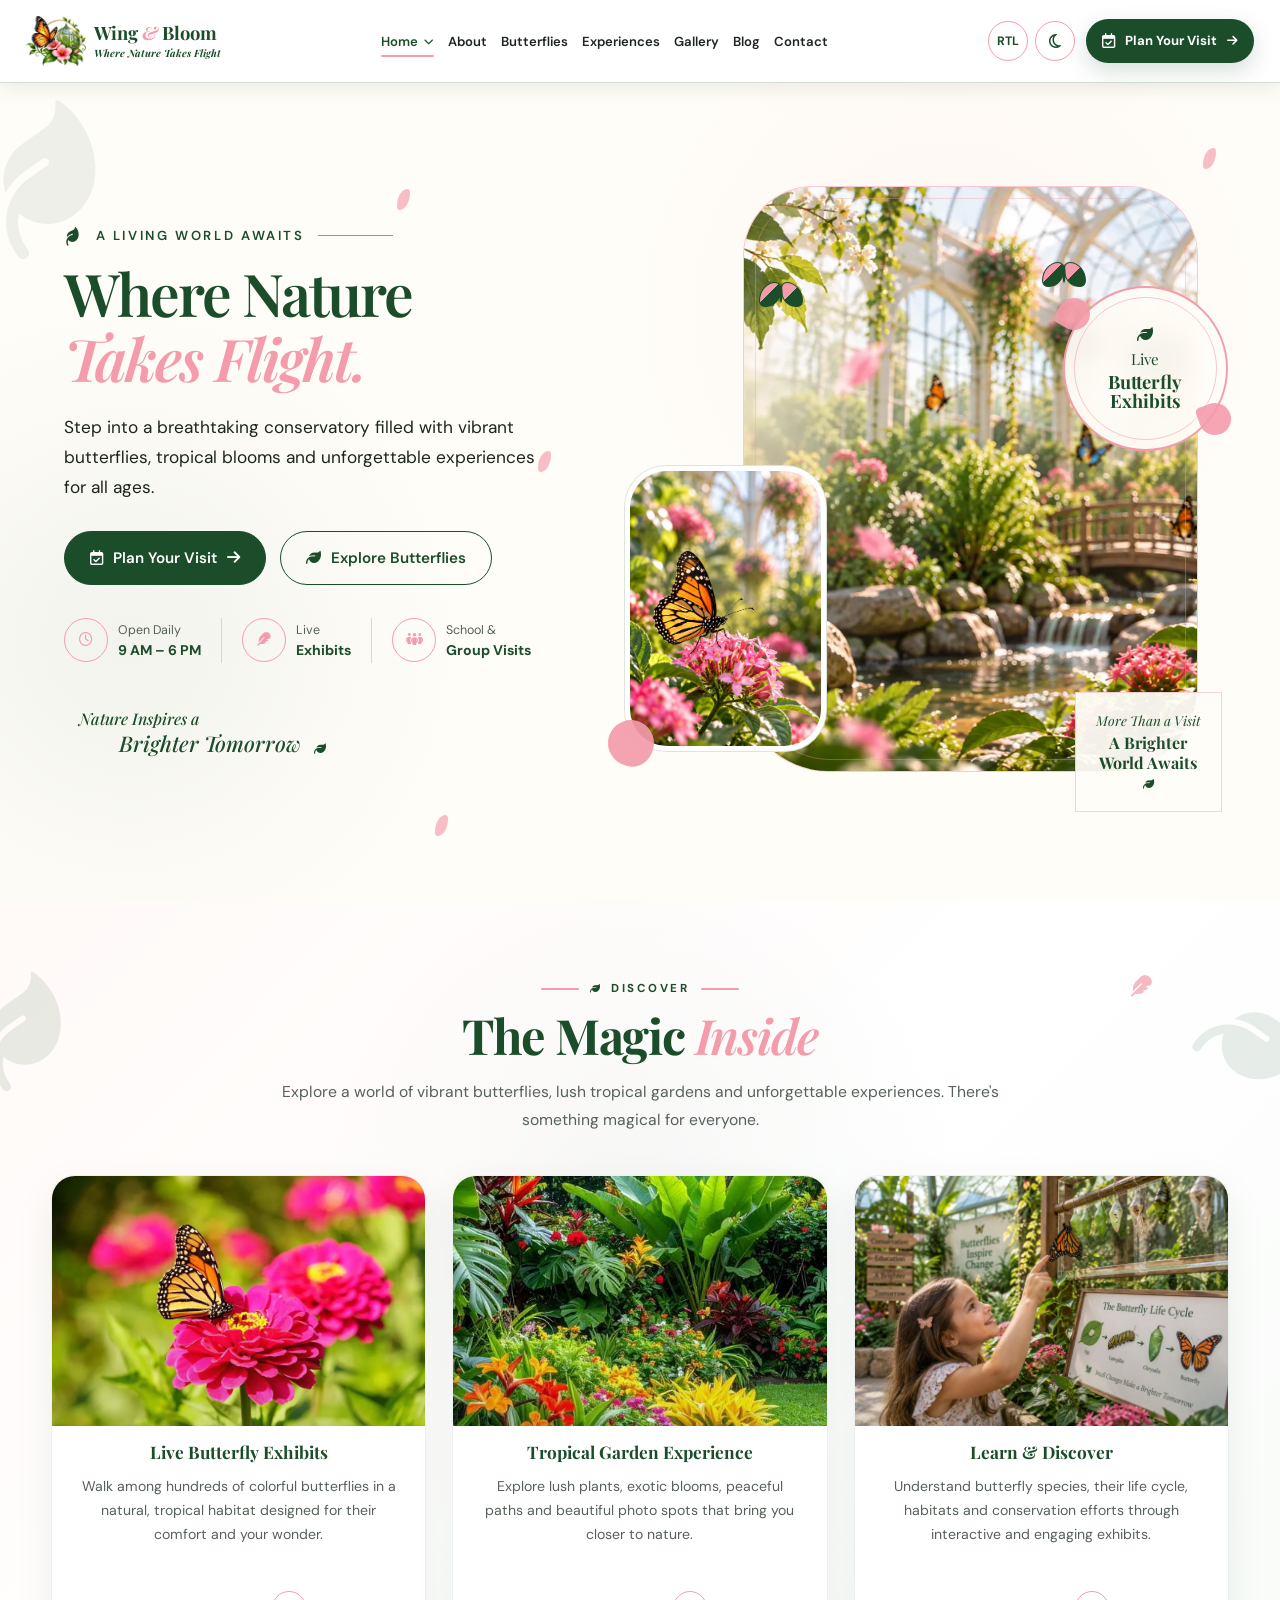
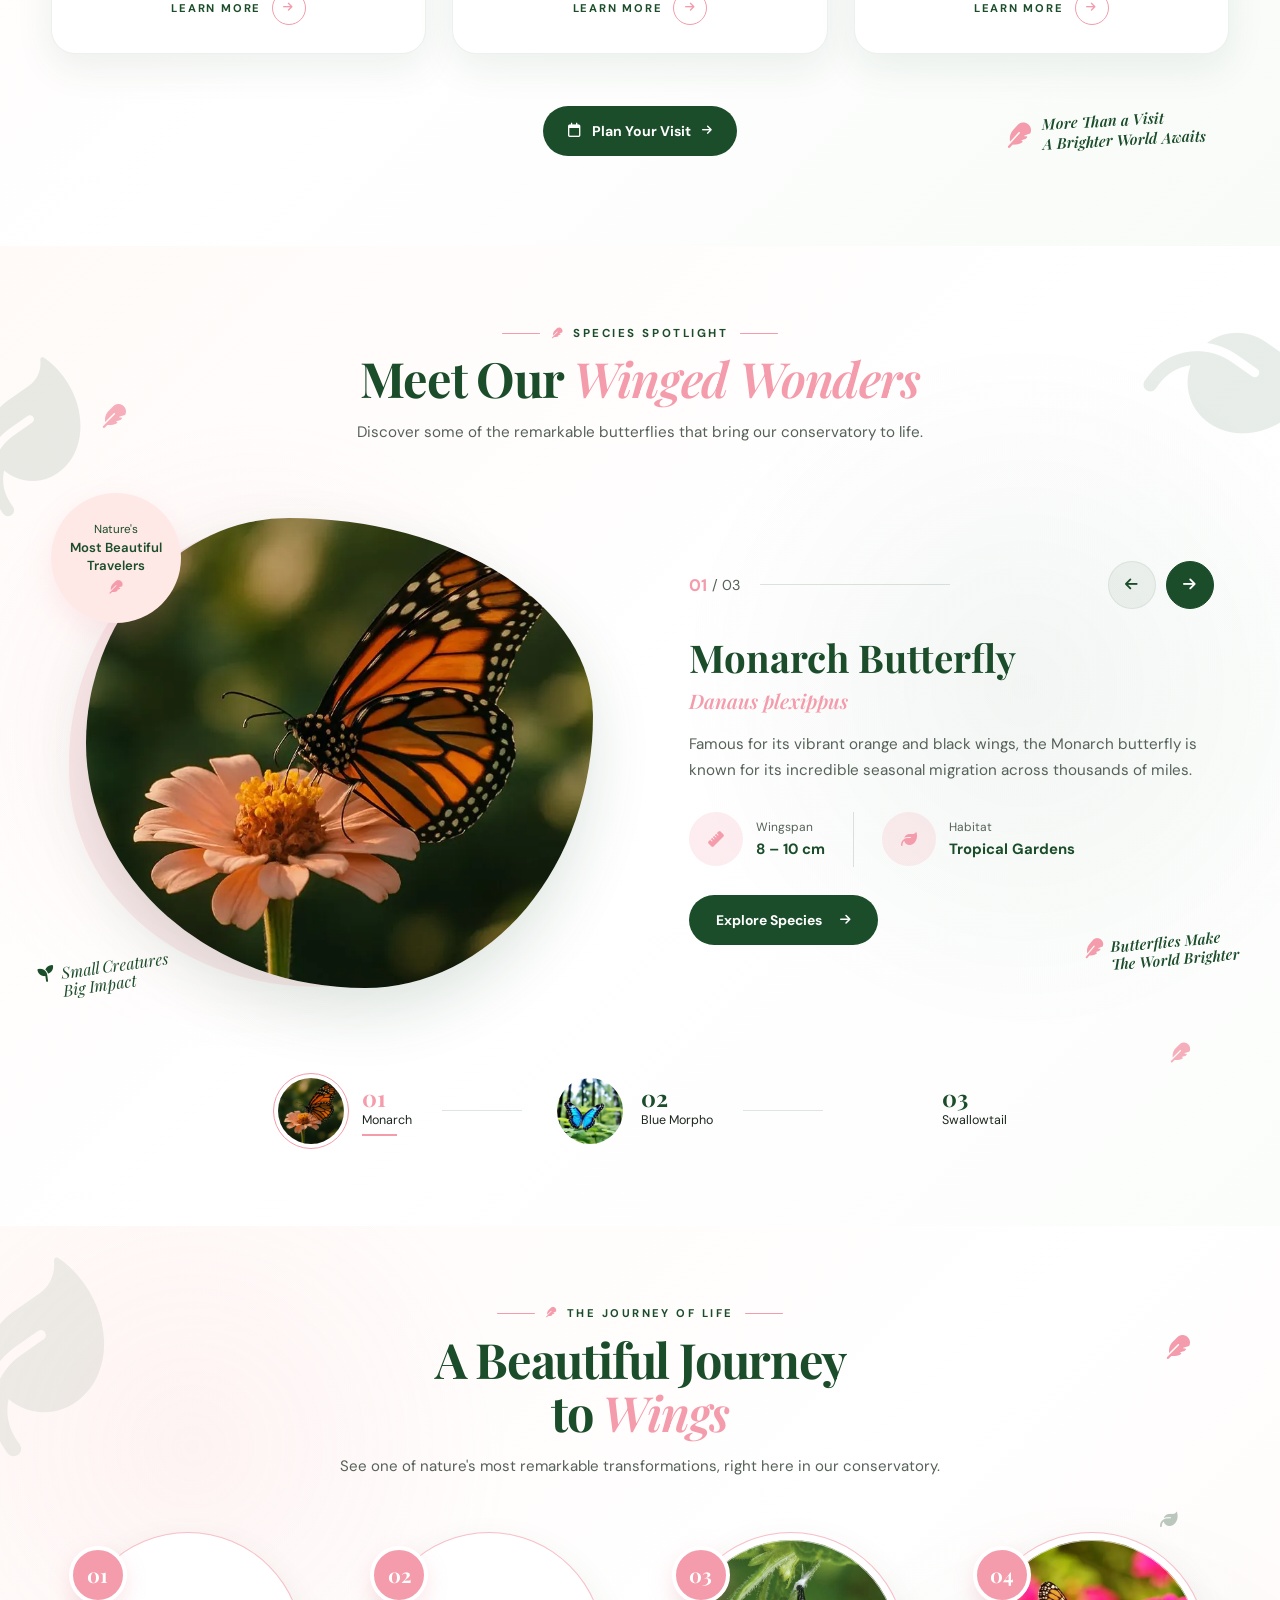
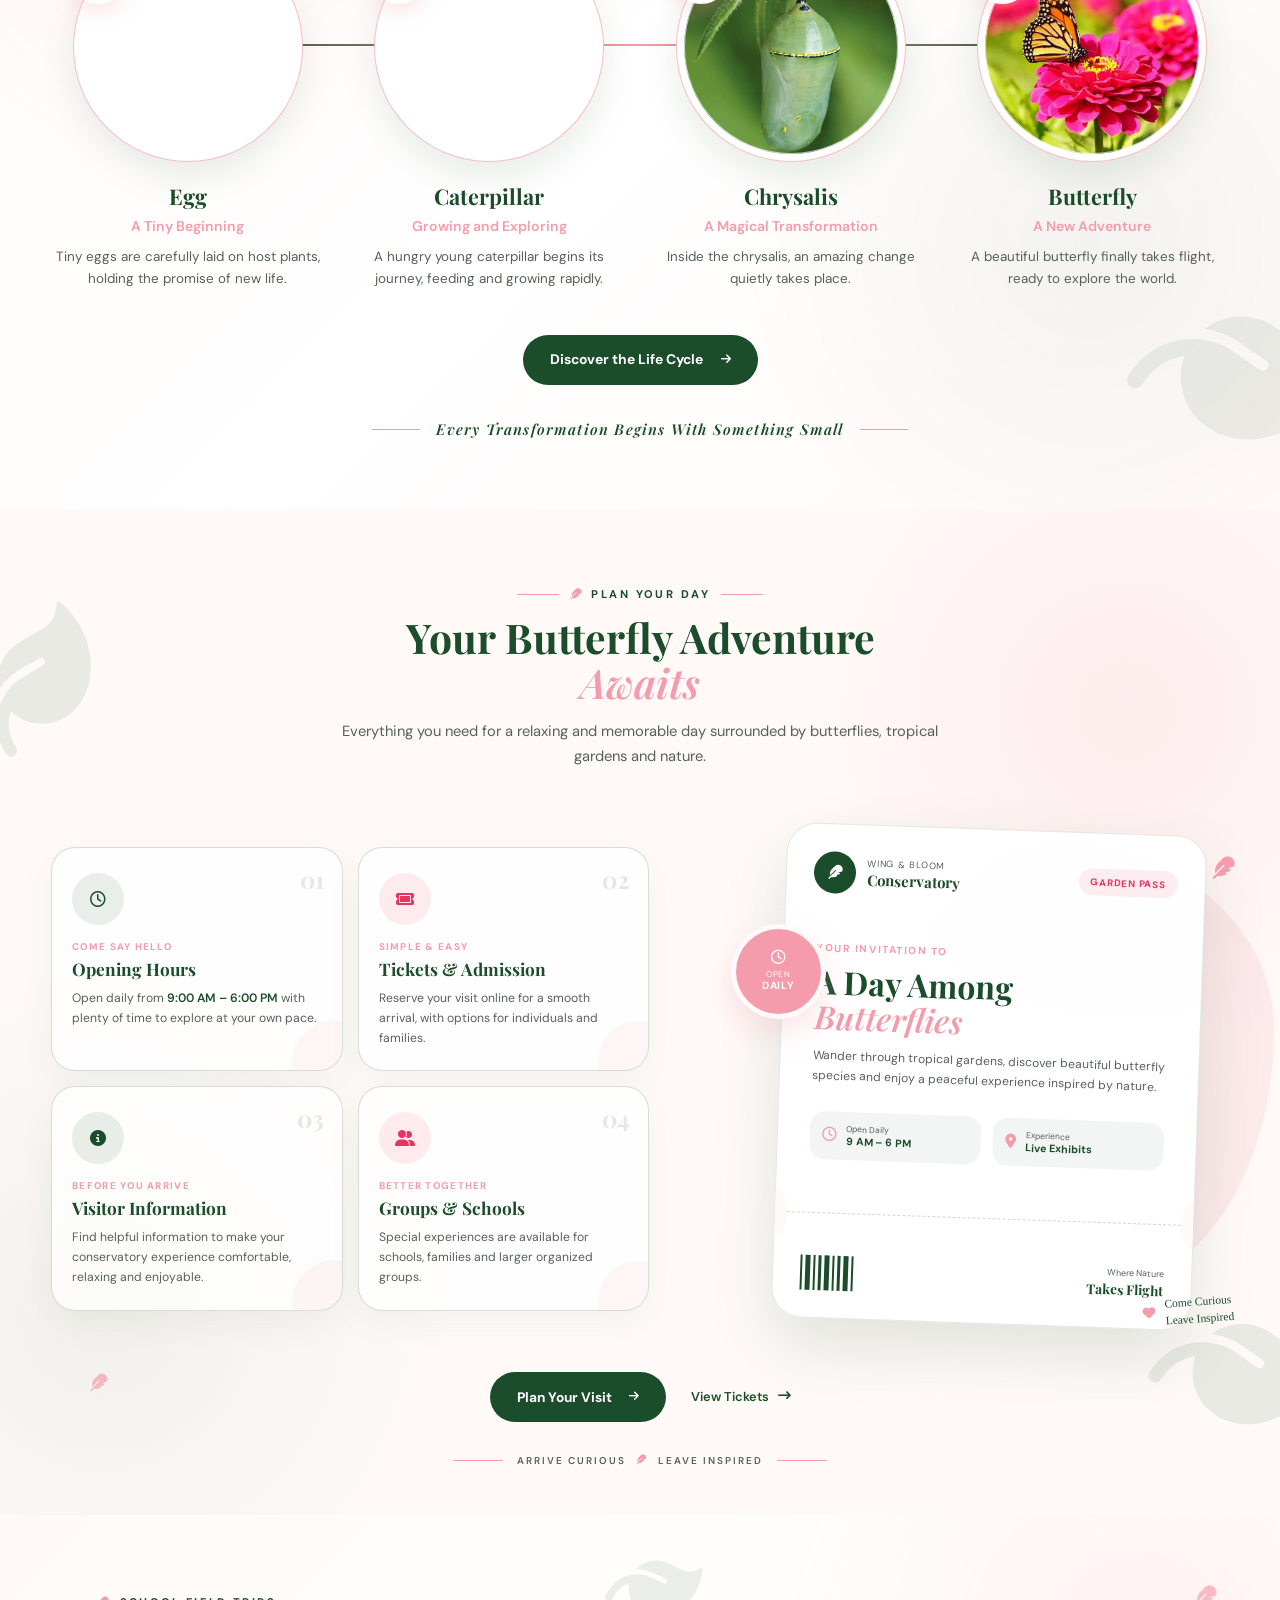
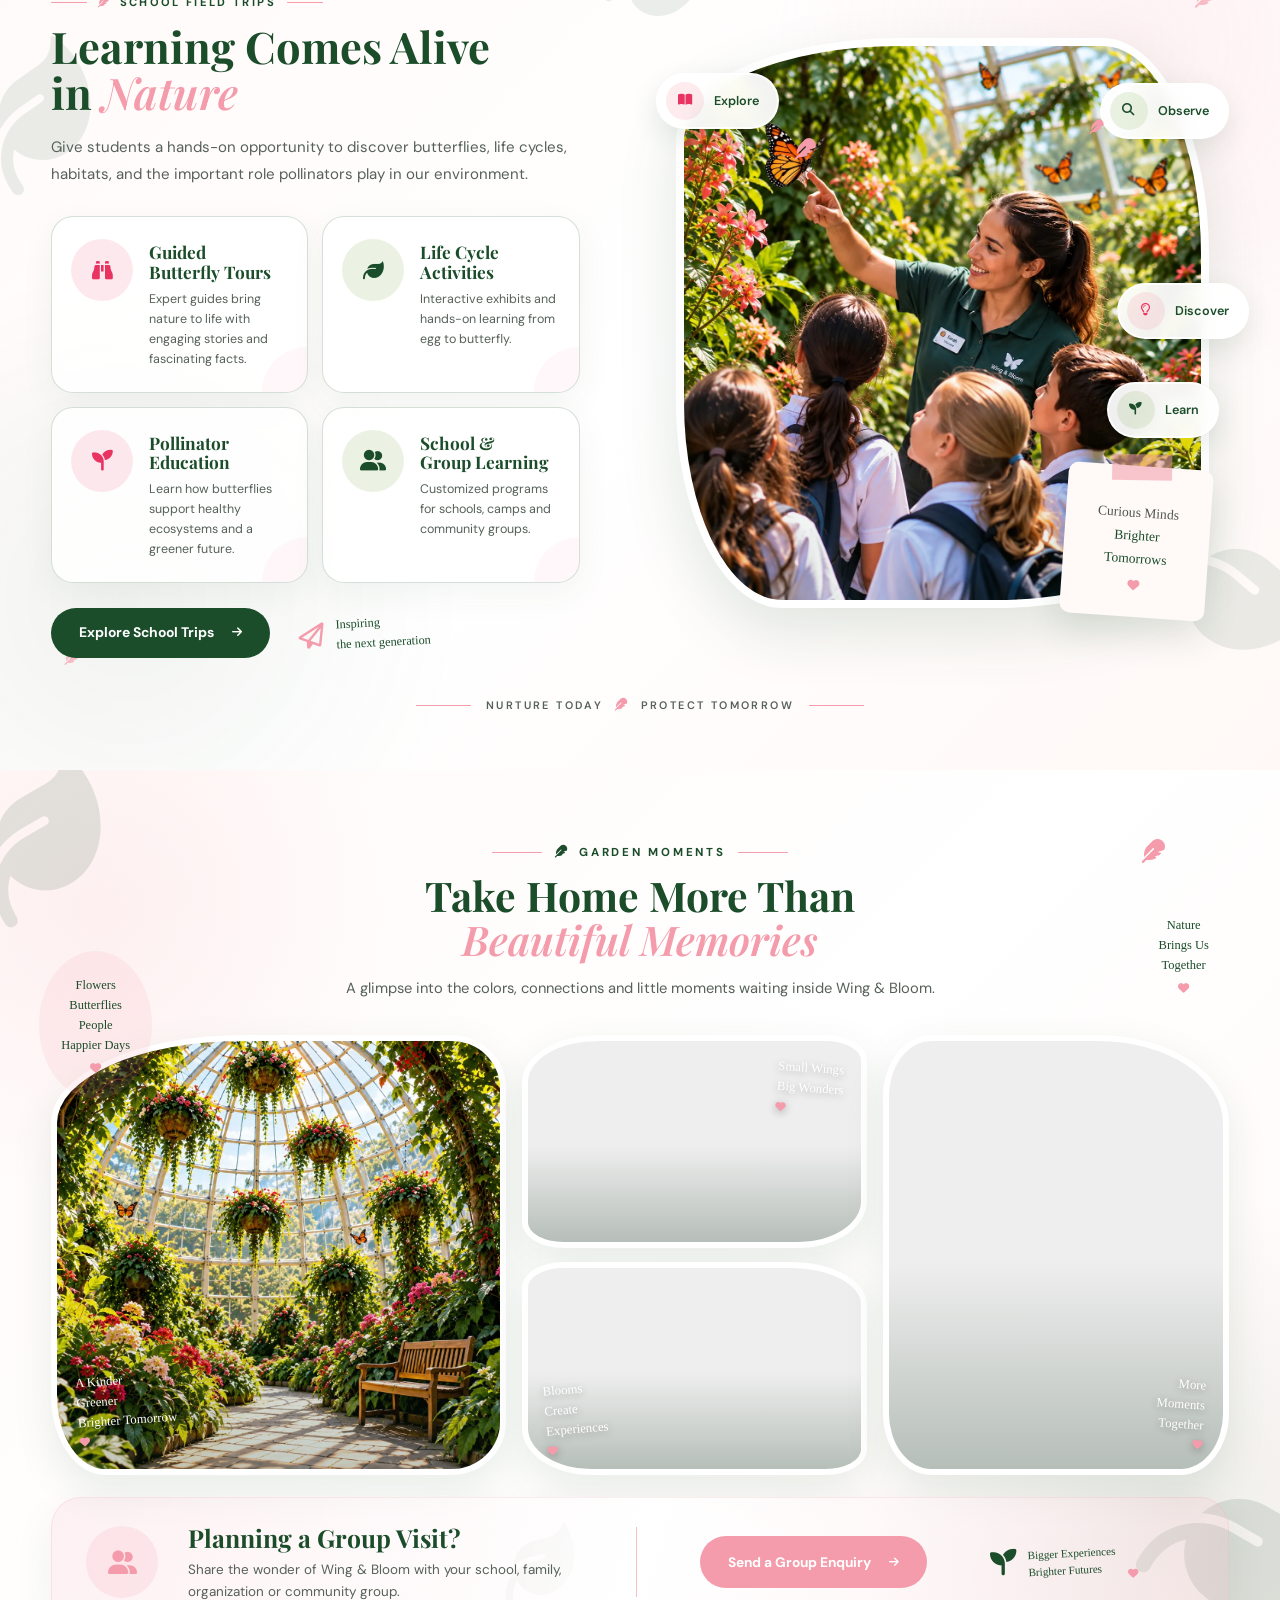
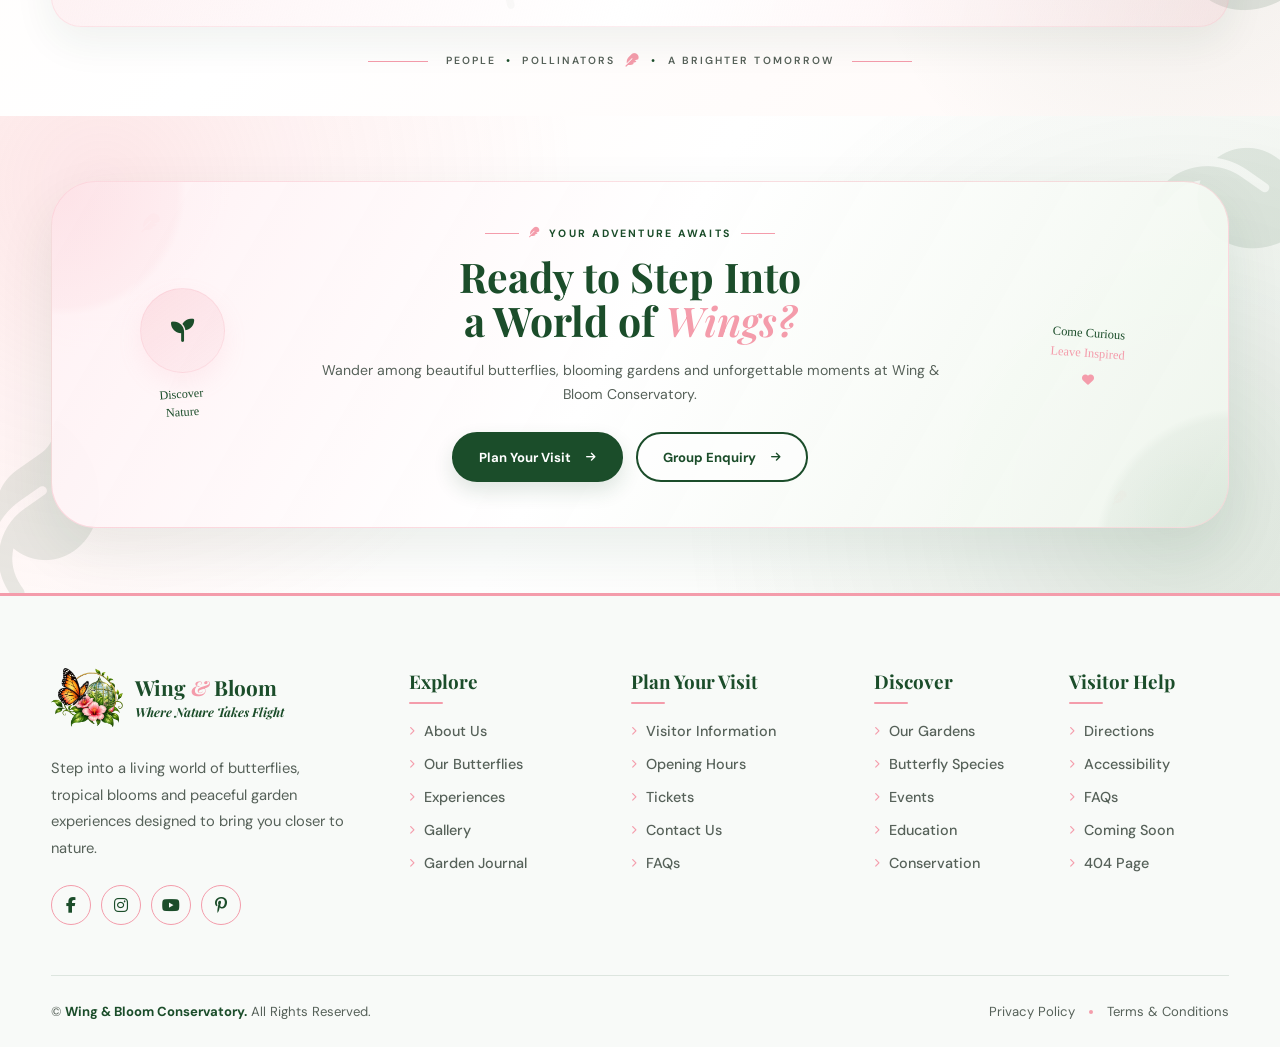
<file: index.html>
<!DOCTYPE html>
<html lang="en" dir="ltr" data-theme="light">

<head>

    <meta charset="UTF-8">
    <meta name="viewport" content="width=device-width, initial-scale=1.0">

    <title>Wing & Bloom Conservatory</title>
    <link rel="icon" type="image/png" href="images/favicon.png">
 
  
<link rel="preconnect" href="https://fonts.googleapis.com">
<link rel="preconnect" href="https://fonts.gstatic.com" crossorigin>
<link href="https://fonts.googleapis.com/css2?family=DM+Sans:wght@400;500;600;700&family=Playfair+Display:ital,wght@0,500;0,600;0,700;1,600&display=swap" rel="stylesheet">


<link rel="stylesheet"
      href="https://cdnjs.cloudflare.com/ajax/libs/font-awesome/6.7.2/css/all.min.css">
    <link rel="stylesheet" href="./index.css">
    <link rel="stylesheet" href="./nav.css">
    <link rel="stylesheet" href="footer.css">

</head>

<body>
    <header class="site-header" id="siteHeader">
    <div class="header-container">

       
        <a href="index.html" class="brand" aria-label="Wing and Bloom Conservatory Home">
            <img decoding="async" src="./images/logo.webp"
                 alt="Wing & Bloom Conservatory"
                 class="brand-logo">

            <div class="brand-content">
                <span class="brand-name">
                    Wing <span>&</span> Bloom
                </span>
            
                <span class="brand-tagline"><b>Where Nature Takes Flight</b></span>
            </div>
        </a>

      
        <nav class="main-nav" id="mainNav">

            <div class="nav-item has-dropdown">
                <a href="index.html" class="nav-link active dropdown-link">
                    Home
                    <i class="fa-solid fa-chevron-down"></i>
                </a>

                <div class="dropdown-menu">
                    <a href="index.html" class="dropdown-item">
                        <span class="dropdown-icon">
                            <i class="fa-solid fa-leaf"></i>
                        </span>
                        <span>
                            <strong>Garden Experience</strong>
                            <small>Classic nature-inspired home</small>
                        </span>
                    </a>

                    <a href="./home.html" class="dropdown-item">
                        <span class="dropdown-icon">
                            <i class="fa-solid fa-seedling"></i>
                        </span>
                        <span>
                            <strong>Conservatory Escape</strong>
                            <small>Immersive tropical experience</small>
                        </span>
                    </a>
                </div>
            </div>

            <div class="nav-item">
                <a href="about.html" class="nav-link">About</a>
            </div>

            <div class="nav-item">
                <a href="butterflies.html" class="nav-link">Butterflies</a>
            </div>

            <div class="nav-item">
                <a href="experiences.html" class="nav-link">Experiences</a>
            </div>

            <div class="nav-item">
                <a href="gallery.html" class="nav-link">Gallery</a>
            </div>

            <div class="nav-item">
                <a href="blog.html" class="nav-link">Blog</a>
            </div>

            <div class="nav-item">
                <a href="contact.html" class="nav-link">Contact</a>
            </div>

        
            <a href="book-a-visit.html" class="mobile-cta">
                <i class="fa-regular fa-calendar-check"></i>
                Plan Your Visit
            </a>
        </nav>

      
        <div class="header-actions">

       
            <button class="header-tool rtl-btn"
                    id="rtlToggle"
                    type="button"
                    aria-label="Switch text direction">
                <span id="directionText">RTL</span>
            </button>

         
            <button class="header-tool theme-btn"
                    id="themeToggle"
                    type="button"
                    aria-label="Switch theme">
                <i class="fa-regular fa-moon" id="themeIcon"></i>
            </button>

         
            <a href="book-a-visit.html" class="header-cta">
                <i class="fa-regular fa-calendar-check"></i>
                <span>Plan Your Visit</span>
                <i class="fa-solid fa-arrow-right cta-arrow"></i>
            </a>

        
            <button class="menu-toggle"
                    id="menuToggle"
                    type="button"
                    aria-label="Open navigation"
                    aria-expanded="false">
                <span></span>
                <span></span>
                <span></span>
            </button>

        </div>

    </div>
</header>



<section class="home1-hero" id="home">

   
    <div class="hero-leaves hero-leaves-left">
        <i class="fa-solid fa-leaf"></i>
    </div>

  
    <span class="hero-petal petal-1"></span>
    <span class="hero-petal petal-2"></span>
    <span class="hero-petal petal-3"></span>
    <span class="hero-petal petal-4"></span>

    <div class="home1-container">

    
        <div class="hero-content">

            <div class="hero-eyebrow reveal">
                <i class="fa-solid fa-leaf"></i>
                <span>A Living World Awaits</span>
                <span class="eyebrow-line"></span>
            </div>

            <h1 class="hero-title reveal">
                Where Nature
                <span>Takes Flight.</span>
            </h1>

            <p class="hero-description reveal">
                Step into a breathtaking conservatory filled with vibrant
                butterflies, tropical blooms and unforgettable experiences
                for all ages.
            </p>

            <div class="hero-buttons reveal">

                <a href="book-a-visit.html"
                   class="hero-btn hero-btn-primary">

                    <i class="fa-regular fa-calendar-check"></i>

                    <span>Plan Your Visit</span>

                    <i class="fa-solid fa-arrow-right btn-arrow"></i>

                </a>

                <a href="butterflies.html#species"
                   class="hero-btn hero-btn-outline">

                    <i class="fa-solid fa-leaf"></i>

                    <span>Explore Butterflies</span>

                </a>

            </div>


           
            <div class="hero-info reveal">

                <div class="info-box">

                    <div class="info-icon">
                        <i class="fa-regular fa-clock"></i>
                    </div>

                    <div>
                        <span>Open Daily</span>
                        <strong>9 AM – 6 PM</strong>
                    </div>

                </div>

                <div class="info-divider"></div>

                <div class="info-box">

                    <div class="info-icon">
                        <i class="fa-solid fa-feather"></i>
                    </div>

                    <div>
                        <span>Live</span>
                        <strong>Exhibits</strong>
                    </div>

                </div>

                <div class="info-divider"></div>

                <div class="info-box">

                    <div class="info-icon">
                        <i class="fa-solid fa-people-group"></i>
                    </div>

                    <div>
                        <span>School &</span>
                        <strong>Group Visits</strong>
                    </div>

                </div>

            </div>


       
            <div class="hero-signature reveal">

                <span>Nature Inspires a</span>
                <strong>Brighter Tomorrow</strong>

                <i class="fa-solid fa-leaf"></i>

            </div>

        </div>


      
        <div class="hero-visual">

            <div class="hero-image-frame reveal-right">

                <img fetchpriority="high" decoding="async"
                    src="./images/home1-banner-bg.webp"
                    alt="Beautiful butterfly conservatory"
                    class="hero-main-image"
                >

             
                <div class="image-accent"></div>

            </div>


 
            <div class="hero-small-card">

                <img loading="lazy" decoding="async"
                    src="./images/home-1-2.webp"
                    alt="Butterfly resting on tropical flowers"
                >

                <span class="small-card-flower"></span>

            </div>


           
            <div class="hero-live-badge">

                <div class="badge-inner">

                    <i class="fa-solid fa-leaf"></i>

                    <span>Live</span>

                    <strong>
                        Butterfly
                        <br>
                        Exhibits
                    </strong>

                </div>

                <span class="badge-flower flower-one"></span>
                <span class="badge-flower flower-two"></span>

            </div>


      
            <div class="css-butterfly butterfly-one">
                <span class="wing wing-left"></span>
                <span class="butterfly-body"></span>
                <span class="wing wing-right"></span>
            </div>


   
            <div class="css-butterfly butterfly-two">
                <span class="wing wing-left"></span>
                <span class="butterfly-body"></span>
                <span class="wing wing-right"></span>
            </div>


           
            <div class="hero-note">

                <span>More Than a Visit</span>

                <strong>
                    A Brighter
                    <br>
                    World Awaits
                </strong>

                <i class="fa-solid fa-leaf"></i>

            </div>

        </div>

    </div>

</section>





<section class="magic-section" id="experiences">

    
    <div class="magic-decoration magic-decoration-left">
        <i class="fa-solid fa-leaf"></i>
    </div>

    <div class="magic-decoration magic-decoration-right">
        <i class="fa-solid fa-leaf"></i>
    </div>

    <div class="magic-butterfly magic-butterfly-one">
        <i class="fa-solid fa-feather"></i>
    </div>

    <div class="magic-container">



        <div class="magic-header magic-reveal">

            <div class="magic-subtitle">

                <span></span>

                <p>
                    <i class="fa-solid fa-leaf"></i>
                    DISCOVER
                </p>

                <span></span>

            </div>


            <h2 class="magic-title">
                The Magic
                <em>Inside</em>
            </h2>


            <p class="magic-description">
                Explore a world of vibrant butterflies,
                lush tropical gardens and unforgettable
                experiences. There's something magical
                for everyone.
            </p>

        </div>


      

        <div class="magic-grid">


      

            <article class="magic-card magic-reveal">

                <div class="magic-image-wrap">

                    <img loading="lazy" decoding="async"
                        src="./images/live-butterfly.webp"
                        alt="Butterfly resting on pink flowers"
                        class="magic-image"
                    >

                </div>


                


                <div class="magic-card-content">

                    <h3>
                        Live Butterfly Exhibits
                    </h3>


                    <p>
                        Walk among hundreds of colorful
                        butterflies in a natural, tropical
                        habitat designed for their comfort
                        and your wonder.
                    </p>


                    <a href="butterflies.html#species"
                       class="magic-card-link">

                        <span>Learn More</span>

                        <span class="magic-link-arrow">
                            <i class="fa-solid fa-arrow-right"></i>
                        </span>

                    </a>

                </div>

            </article>



           

            <article class="magic-card magic-reveal">

                <div class="magic-image-wrap">

                    <img loading="lazy" decoding="async"
                        src="./images/tropical-garden.webp"
                        alt="Tropical conservatory garden"
                        class="magic-image"
                    >

                </div>


                


                <div class="magic-card-content">

                    <h3>
                        Tropical Garden Experience
                    </h3>


                    <p>
                        Explore lush plants, exotic blooms,
                        peaceful paths and beautiful photo
                        spots that bring you closer to nature.
                    </p>


                    <a href="about.html"
                       class="magic-card-link">

                        <span>Learn More</span>

                        <span class="magic-link-arrow">
                            <i class="fa-solid fa-arrow-right"></i>
                        </span>

                    </a>

                </div>

            </article>



            

            <article class="magic-card magic-reveal">

                <div class="magic-image-wrap">

                    <img loading="lazy" decoding="async"
                        src="./images/learn-discover.webp"
                        alt="Butterfly education and conservation experience"
                        class="magic-image"
                    >

                </div>


                


                <div class="magic-card-content">

                    <h3>
                        Learn & Discover
                    </h3>


                    <p>
                        Understand butterfly species,
                        their life cycle, habitats and
                        conservation efforts through
                        interactive and engaging exhibits.
                    </p>


                    <a href="experience-details.html?experience=school-trip"
                       class="magic-card-link">

                        <span>Learn More</span>

                        <span class="magic-link-arrow">
                            <i class="fa-solid fa-arrow-right"></i>
                        </span>

                    </a>

                </div>

            </article>

        </div>

        <div class="magic-bottom magic-reveal">


            <a href="book-a-visit.html"
               class="magic-visit-btn">

                <i class="fa-regular fa-calendar"></i>

                <span>Plan Your Visit</span>

                <i class="fa-solid fa-arrow-right magic-btn-arrow"></i>

            </a>


            <div class="magic-signature">

                <i class="fa-solid fa-feather"></i>

                <p>
                    More Than a Visit
                    <span>A Brighter World Awaits</span>
                </p>

            </div>

        </div>

    </div>

</section>






<section class="species-section" id="species-spotlight">

    <!-- Decorative Elements -->
    <div class="species-leaf species-leaf-one">
        <i class="fa-solid fa-leaf"></i>
    </div>

    <div class="species-leaf species-leaf-two">
        <i class="fa-solid fa-leaf"></i>
    </div>

    <div class="species-float-butterfly butterfly-float-one">
        <i class="fa-solid fa-feather"></i>
    </div>

    <div class="species-float-butterfly butterfly-float-two">
        <i class="fa-solid fa-feather"></i>
    </div>


    <div class="species-container">



        <div class="species-header species-reveal">

            <div class="species-eyebrow">

                <span></span>

                <p>
                    <i class="fa-solid fa-feather"></i>
                    Species Spotlight
                </p>

                <span></span>

            </div>


            <h2 class="species-main-title">
                Meet Our
                <em>Winged Wonders</em>
            </h2>


            <p class="species-intro">
                Discover some of the remarkable butterflies
                that bring our conservatory to life.
            </p>

        </div>


        

        <div class="species-showcase">

            

            <div class="species-visual species-reveal">

                <div class="species-image-bg"></div>


                <div class="species-image-frame">

                    <img loading="lazy" decoding="async"
                        src="./images/monarch-butterfly.webp"
                        alt="Monarch butterfly"
                        class="species-main-image"
                        id="speciesMainImage"
                    >

                </div>


              

                <div class="species-image-badge">

                    <span>Nature's</span>

                    <strong>
                        Most Beautiful
                        <br>
                        Travelers
                    </strong>

                    <i class="fa-solid fa-feather"></i>

                </div>


               

                <div class="species-left-note">

                    <i class="fa-solid fa-seedling"></i>

                    <p>
                        Small Creatures
                        <span>Big Impact</span>
                    </p>

                </div>

            </div>



            <div class="species-content species-reveal">

               

                <div class="species-content-top">

                    <div class="species-counter">

                        <strong id="speciesCurrentNumber">01</strong>

                        <span>/ 03</span>

                        <div class="species-counter-line"></div>

                    </div>


                    <div class="species-controls">

                        <button
                            class="species-control species-prev"
                            type="button"
                            aria-label="Previous butterfly"
                        >
                            <i class="fa-solid fa-arrow-left"></i>
                        </button>


                        <button
                            class="species-control species-next"
                            type="button"
                            aria-label="Next butterfly"
                        >
                            <i class="fa-solid fa-arrow-right"></i>
                        </button>

                    </div>

                </div>


               

                <div class="species-dynamic-content" id="speciesDynamicContent">

                    <h3 id="speciesName">
                        Monarch Butterfly
                    </h3>


                    <p class="species-scientific" id="speciesScientific">
                        Danaus plexippus
                    </p>


                    <p class="species-description" id="speciesDescription">
                        Famous for its vibrant orange and black wings,
                        the Monarch butterfly is known for its incredible
                        seasonal migration across thousands of miles.
                    </p>


                   

                    <div class="species-details">

                        <div class="species-detail">

                            <div class="species-detail-icon">
                                <i class="fa-solid fa-ruler"></i>
                            </div>

                            <div>
                                <span>Wingspan</span>

                                <strong id="speciesWingspan">
                                    8 – 10 cm
                                </strong>
                            </div>

                        </div>


                        <div class="species-detail-divider"></div>


                        <div class="species-detail">

                            <div class="species-detail-icon">
                                <i class="fa-solid fa-leaf"></i>
                            </div>

                            <div>
                                <span>Habitat</span>

                                <strong id="speciesHabitat">
                                    Tropical Gardens
                                </strong>
                            </div>

                        </div>

                    </div>


                 

                    <a
                        href="butterflies.html#species"
                        class="species-btn"
                    >
                        Explore Species

                        <i class="fa-solid fa-arrow-right"></i>
                    </a>

                </div>


               

                <div class="species-right-note">

                    <i class="fa-solid fa-feather"></i>

                    <p>
                        Butterflies Make
                        <span>The World Brighter</span>
                    </p>

                </div>

            </div>

        </div>


        

        <div class="species-selector species-reveal">

            

            <button
                class="species-option active"
                type="button"
                data-species="0"
            >

                <div class="species-thumb">

                    <img loading="lazy" decoding="async"
                        src="./images/monarch-butterfly.webp"
                        alt="Monarch butterfly"
                    >

                </div>

                <div class="species-option-text">

                    <strong>01</strong>

                    <span>Monarch</span>

                </div>

            </button>


            <div class="species-selector-line"></div>


       

            <button
                class="species-option"
                type="button"
                data-species="1"
            >

                <div class="species-thumb">

                    <img loading="lazy" decoding="async"
                        src="./images/blue-morpho.webp"
                        alt="Blue Morpho butterfly"
                    >

                </div>

                <div class="species-option-text">

                    <strong>02</strong>

                    <span>Blue Morpho</span>

                </div>

            </button>


            <div class="species-selector-line"></div>


        

            <button
                class="species-option"
                type="button"
                data-species="2"
            >

                <div class="species-thumb">

                    <img loading="lazy" decoding="async"
                        src="./images/swallowtail.webp"
                        alt="Swallowtail butterfly"
                    >

                </div>

                <div class="species-option-text">

                    <strong>03</strong>

                    <span>Swallowtail</span>

                </div>

            </button>

        </div>

    </div>

</section>






<section class="life-section" id="life-cycle">

    
    <div class="life-decor life-decor-left">
        <i class="fa-solid fa-leaf"></i>
    </div>

    <div class="life-decor life-decor-right">
        <i class="fa-solid fa-leaf"></i>
    </div>

    <div class="life-floating-leaf life-leaf-one">
        <i class="fa-solid fa-leaf"></i>
    </div>

    <div class="life-floating-leaf life-leaf-two">
        <i class="fa-solid fa-leaf"></i>
    </div>

    <div class="life-floating-butterfly">
        <i class="fa-solid fa-feather"></i>
    </div>


    <div class="life-container">

   

        <div class="life-header">

            <div class="life-eyebrow life-reveal fade-down">

                <span></span>

                <p>
                    <i class="fa-solid fa-feather"></i>
                    The Journey of Life
                </p>

                <span></span>

            </div>


            <h2 class="life-title life-reveal fade-up">
                 A Beautiful Journey
                <span>
                    to <em>Wings</em>
                </span>
            </h2>


            <p class="life-description life-reveal fade-up">
                See one of nature's most remarkable transformations,
                right here in our conservatory.
            </p>

        </div>


      

        <div class="life-journey">

            <!-- Connecting Line -->
            <div class="life-path">
                <div class="life-path-progress"></div>
            </div>


    

            <article class="life-stage life-reveal fade-left">

                <div class="life-image-area">

                    <div class="life-image-circle">

                        <img loading="lazy" decoding="async"
                            src="./images/life-egg.webp"
                            alt="Butterfly eggs resting on a green leaf"
                        >

                    </div>

                    <span class="life-number">01</span>

                </div>


                <div class="life-stage-content">

                    <h3>Egg</h3>

                    <h4>A Tiny Beginning</h4>

                    <p>
                        Tiny eggs are carefully laid on host plants,
                        holding the promise of new life.
                    </p>

                </div>

            </article>




            <article class="life-stage life-reveal fade-up">

                <div class="life-image-area">

                    <div class="life-image-circle">

                        <img loading="lazy" decoding="async"
                            src="./images/life-caterpillar.webp"
                            alt="Caterpillar resting on a fresh green leaf"
                        >

                    </div>

                    <span class="life-number">02</span>

                </div>


                <div class="life-stage-content">

                    <h3>Caterpillar</h3>

                    <h4>Growing and Exploring</h4>

                    <p>
                        A hungry young caterpillar begins its journey,
                        feeding and growing rapidly.
                    </p>

                </div>

            </article>


  

            <article class="life-stage life-reveal fade-down">

                <div class="life-image-area">

                    <div class="life-image-circle">

                        <img loading="lazy" decoding="async"
                            src="./images/life-chrysalis.webp"
                            alt="Green butterfly chrysalis hanging from a branch"
                        >

                    </div>

                    <span class="life-number">03</span>

                </div>


                <div class="life-stage-content">

                    <h3>Chrysalis</h3>

                    <h4>A Magical Transformation</h4>

                    <p>
                        Inside the chrysalis, an amazing change
                        quietly takes place.
                    </p>

                </div>

            </article>



            <article class="life-stage life-reveal fade-right">

                <div class="life-image-area">

                    <div class="life-image-circle">

                        <img loading="lazy" decoding="async"
                            src="./images/live-butterfly.webp"
                            alt="Beautiful butterfly resting on pink flowers"
                        >

                    </div>

                    <span class="life-number">04</span>

                </div>


                <div class="life-stage-content">

                    <h3>Butterfly</h3>

                    <h4>A New Adventure</h4>

                    <p>
                        A beautiful butterfly finally takes flight,
                        ready to explore the world.
                    </p>

                </div>

            </article>

        </div>



        <div class="life-bottom life-reveal fade-up">

            <a href="butterflies.html#species" class="life-btn">

                Discover the Life Cycle

                <i class="fa-solid fa-arrow-right"></i>

            </a>


            <div class="life-bottom-message">

                <span></span>

                <p>
                    Every Transformation Begins
                    With Something Small
                </p>

                <span></span>

            </div>

        </div>

    </div>

</section>





<section class="visit-section" id="plan-your-visit">

   
    <span class="visit-decor visit-decor-one">
        <i class="fa-solid fa-leaf"></i>
    </span>

    <span class="visit-decor visit-decor-two">
        <i class="fa-solid fa-leaf"></i>
    </span>

    <span class="visit-fly visit-fly-one">
        <i class="fa-solid fa-feather"></i>
    </span>


    <div class="visit-container">

       

        <div class="visit-header">

            <div class="visit-eyebrow visit-reveal visit-fade-down">
                <span></span>

                <p>
                    <i class="fa-solid fa-feather"></i>
                    Plan Your Day
                </p>

                <span></span>
            </div>


            <h2 class="visit-title visit-reveal visit-fade-up">
                Your Butterfly Adventure
                <span><em>Awaits</em></span>
            </h2>


            <p class="visit-intro visit-reveal visit-fade-up">
                Everything you need for a relaxing and memorable day
                surrounded by butterflies, tropical gardens and nature.
            </p>

        </div>


    

        <div class="visit-layout">

        

            <div class="visit-info">

                

                <article class="visit-item visit-reveal visit-fade-left">

                    <div class="visit-item-number">
                        01
                    </div>

                    <div class="visit-item-icon">
                        <i class="fa-regular fa-clock"></i>
                    </div>

                    <div class="visit-item-content">
                        <span class="visit-small-title">
                            Come Say Hello
                        </span>

                        <h3>Opening Hours</h3>

                        <p>
                            Open daily from
                            <strong>9:00 AM – 6:00 PM</strong>
                            with plenty of time to explore at your own pace.
                        </p>
                    </div>

                </article>


               

                <article class="visit-item visit-reveal visit-fade-left">

                    <div class="visit-item-number">
                        02
                    </div>

                    <div class="visit-item-icon">
                        <i class="fa-solid fa-ticket"></i>
                    </div>

                    <div class="visit-item-content">
                        <span class="visit-small-title">
                            Simple &amp; Easy
                        </span>

                        <h3>Tickets &amp; Admission</h3>

                        <p>
                            Reserve your visit online for a smooth arrival,
                            with options for individuals and families.
                        </p>
                    </div>

                </article>


               

                <article class="visit-item visit-reveal visit-fade-left">

                    <div class="visit-item-number">
                        03
                    </div>

                    <div class="visit-item-icon">
                        <i class="fa-solid fa-circle-info"></i>
                    </div>

                    <div class="visit-item-content">
                        <span class="visit-small-title">
                            Before You Arrive
                        </span>

                        <h3>Visitor Information</h3>

                        <p>
                            Find helpful information to make your
                            conservatory experience comfortable,
                            relaxing and enjoyable.
                        </p>
                    </div>

                </article>


                

                <article class="visit-item visit-reveal visit-fade-left">

                    <div class="visit-item-number">
                        04
                    </div>

                    <div class="visit-item-icon">
                        <i class="fa-solid fa-user-group"></i>
                    </div>

                    <div class="visit-item-content">
                        <span class="visit-small-title">
                            Better Together
                        </span>

                        <h3>Groups &amp; Schools</h3>

                        <p>
                            Special experiences are available for
                            schools, families and larger organized groups.
                        </p>
                    </div>

                </article>

            </div>


           

            <div class="visit-pass-wrap visit-reveal visit-fade-right">

                
                <div class="visit-pass-blob"></div>


              
                <div class="visit-pass">

                 
                    <div class="visit-pass-top">

                        <div class="visit-pass-brand">

                            <span class="visit-pass-icon">
                                <i class="fa-solid fa-feather"></i>
                            </span>

                            <div>
                                <small>
                                    Wing &amp; Bloom
                                </small>

                                <strong>
                                    Conservatory
                                </strong>
                            </div>

                        </div>


                        <span class="visit-pass-type">
                            Garden Pass
                        </span>

                    </div>


                   

                    <div class="visit-pass-main">

                        <span class="visit-pass-label">
                            Your Invitation to
                        </span>

                        <h3>
                            A Day Among
                            <em>Butterflies</em>
                        </h3>

                        <p>
                            Wander through tropical gardens, discover
                            beautiful butterfly species and enjoy a
                            peaceful experience inspired by nature.
                        </p>


                        <div class="visit-pass-details">

                            <div>
                                <i class="fa-regular fa-clock"></i>

                                <span>
                                    <small>Open Daily</small>
                                    <strong>9 AM – 6 PM</strong>
                                </span>
                            </div>


                            <div>
                                <i class="fa-solid fa-location-dot"></i>

                                <span>
                                    <small>Experience</small>
                                    <strong>Live Exhibits</strong>
                                </span>
                            </div>

                        </div>

                    </div>


                    

                    <div class="visit-ticket-line">

                        <span></span>

                        <div class="visit-ticket-dashes"></div>

                        <span></span>

                    </div>


                 

                    <div class="visit-pass-bottom">

                        <div class="visit-pass-code">
                            <span></span>
                            <span></span>
                            <span></span>
                            <span></span>
                            <span></span>
                            <span></span>
                            <span></span>
                            <span></span>
                            <span></span>
                        </div>


                        <div class="visit-pass-message">
                            <small>
                                Where Nature
                            </small>

                            <strong>
                                Takes Flight
                            </strong>
                        </div>

                    </div>

                </div>


                

                <div class="visit-open-badge">
                    <i class="fa-regular fa-clock"></i>

                    <span>
                        OPEN<br>
                        <strong>DAILY</strong>
                    </span>
                </div>


                

                <div class="visit-hand-note">
                    <i class="fa-solid fa-heart"></i>

                    <span>
                        Come Curious<br>
                        Leave Inspired
                    </span>
                </div>


         

                <span class="visit-pass-butterfly">
                    <i class="fa-solid fa-feather"></i>
                </span>

            </div>

        </div>


    

        <div class="visit-actions visit-reveal visit-fade-up">

            <a href="book-a-visit.html" class="visit-btn">
                Plan Your Visit
                <i class="fa-solid fa-arrow-right"></i>
            </a>


            <a href="book-a-visit.html#tickets" class="visit-text-link">
                View Tickets
                <i class="fa-solid fa-arrow-right-long"></i>
            </a>

        </div>


      

        <div class="visit-bottom visit-reveal visit-fade-up">

            <span></span>

            <p>
                Arrive Curious
                <i class="fa-solid fa-feather"></i>
                Leave Inspired
            </p>

            <span></span>

        </div>

    </div>

</section>






<section class="school-section" id="school-trips">

    
    <span class="school-decor-leaf school-leaf-1">
        <i class="fa-solid fa-leaf"></i>
    </span>

    <span class="school-decor-leaf school-leaf-2">
        <i class="fa-solid fa-leaf"></i>
    </span>

    <span class="school-decor-leaf school-leaf-3">
        <i class="fa-solid fa-leaf"></i>
    </span>

    <span class="school-fly school-fly-1">
        <i class="fa-solid fa-feather"></i>
    </span>

    <span class="school-fly school-fly-2">
        <i class="fa-solid fa-feather"></i>
    </span>


    <div class="school-container">

        <div class="school-grid">

      

            <div class="school-content">

                <div class="school-eyebrow school-reveal school-fade-down">
                    <span></span>

                    <p>
                        <i class="fa-solid fa-feather"></i>
                        School Field Trips
                    </p>

                    <span></span>
                </div>


                <h2 class="school-title school-reveal school-fade-left">
                    Learning Comes Alive
                    <span>in <em>Nature</em></span>
                </h2>


                <p class="school-description school-reveal school-fade-up">
                    Give students a hands-on opportunity to discover
                    butterflies, life cycles, habitats, and the important
                    role pollinators play in our environment.
                </p>




                <div class="school-cards">

                    <!-- CARD 01 -->
                    <article class="school-card school-reveal school-fade-left">

                        <div class="school-card-icon school-icon-pink">
                            <i class="fa-solid fa-binoculars"></i>
                        </div>

                        <div class="school-card-content">
                            <h3>
                                Guided
                                <span>Butterfly Tours</span>
                            </h3>

                            <p>
                                Expert guides bring nature to life with
                                engaging stories and fascinating facts.
                            </p>
                        </div>

                    </article>


                    <article class="school-card school-reveal school-fade-down">

                        <div class="school-card-icon school-icon-green">
                            <i class="fa-solid fa-leaf"></i>
                        </div>

                        <div class="school-card-content">
                            <h3>
                                Life Cycle
                                <span>Activities</span>
                            </h3>

                            <p>
                                Interactive exhibits and hands-on learning
                                from egg to butterfly.
                            </p>
                        </div>

                    </article>


                 
                    <article class="school-card school-reveal school-fade-up">

                        <div class="school-card-icon school-icon-pink">
                            <i class="fa-solid fa-seedling"></i>
                        </div>

                        <div class="school-card-content">
                            <h3>
                                Pollinator
                                <span>Education</span>
                            </h3>

                            <p>
                                Learn how butterflies support healthy
                                ecosystems and a greener future.
                            </p>
                        </div>

                    </article>


                  
                    <article class="school-card school-reveal school-fade-right">

                        <div class="school-card-icon school-icon-green">
                            <i class="fa-solid fa-user-group"></i>
                        </div>

                        <div class="school-card-content">
                            <h3>
                                School &amp;
                                <span>Group Learning</span>
                            </h3>

                            <p>
                                Customized programs for schools, camps
                                and community groups.
                            </p>
                        </div>

                    </article>

                </div>




                <div class="school-actions school-reveal school-fade-up">

                    <a href="experience-details.html?experience=school-trip" class="school-btn">
                        Explore School Trips
                        <i class="fa-solid fa-arrow-right"></i>
                    </a>


                    <div class="school-hand-note">
                        <i class="fa-regular fa-paper-plane"></i>

                        <span>
                            Inspiring<br>
                            the next generation
                        </span>
                    </div>

                </div>

            </div>




            <div class="school-visual school-reveal school-fade-right">

                <div class="school-image-shape">

                    <img loading="lazy" decoding="async"
                        src="./images/school-field-trips.webp"
                        alt="Students learning about butterflies inside the conservatory"
                    >

                    <div class="school-image-overlay"></div>

                </div>


             

                <div class="school-badge school-badge-explore">
                    <span>
                        <i class="fa-solid fa-book-open"></i>
                    </span>
                    Explore
                </div>


                <div class="school-badge school-badge-observe">
                    <span>
                        <i class="fa-solid fa-magnifying-glass"></i>
                    </span>
                    Observe
                </div>


                <div class="school-badge school-badge-discover">
                    <span>
                        <i class="fa-regular fa-lightbulb"></i>
                    </span>
                    Discover
                </div>


                <div class="school-badge school-badge-learn">
                    <span>
                        <i class="fa-solid fa-seedling"></i>
                    </span>
                    Learn
                </div>


          

                <div class="school-note-card">
                    <span class="school-tape"></span>

                    <p>
                        Curious Minds
                        <strong>Brighter Tomorrows</strong>
                    </p>

                    <i class="fa-solid fa-heart"></i>
                </div>


               

                <span class="school-image-butterfly butterfly-one">
                    <i class="fa-solid fa-feather"></i>
                </span>

                <span class="school-image-butterfly butterfly-two">
                    <i class="fa-solid fa-feather"></i>
                </span>

            </div>

        </div>


     

        <div class="school-bottom school-reveal school-fade-up">

            <span></span>

            <p>
                Nurture Today
                <i class="fa-solid fa-feather"></i>
                Protect Tomorrow
            </p>

            <span></span>

        </div>

    </div>

</section>






<section class="garden-moments-section" id="garden-moments">

    <!-- Decorative Leaves -->
    <span class="gm-leaf gm-leaf-one">
        <i class="fa-solid fa-leaf"></i>
    </span>

    <span class="gm-leaf gm-leaf-two">
        <i class="fa-solid fa-leaf"></i>
    </span>

    <span class="gm-leaf gm-leaf-three">
        <i class="fa-solid fa-leaf"></i>
    </span>

    <span class="gm-flying-butterfly">
        <i class="fa-solid fa-feather"></i>
    </span>


    <div class="gm-container">

    

        <div class="gm-header">

            <div class="gm-eyebrow gm-reveal gm-fade-down">
                <span></span>

                <p>
                    <i class="fa-solid fa-feather"></i>
                    Garden Moments
                </p>

                <span></span>
            </div>


            <h2 class="gm-title gm-reveal gm-fade-up">
                Take Home More Than
                <span>
                    <em>Beautiful Memories</em>
                </span>
            </h2>


            <p class="gm-description gm-reveal gm-fade-up">
                A glimpse into the colors, connections and little
                moments waiting inside Wing &amp; Bloom.
            </p>

        </div>


    

        <div class="gm-gallery">

           

            <article class="gm-photo gm-photo-main gm-reveal gm-fade-left">

                <img loading="lazy" decoding="async"
                    src="./images/garden-main.webp"
                    alt="Beautiful Wing and Bloom conservatory garden"
                >

                <div class="gm-photo-overlay"></div>

                <div class="gm-photo-note gm-note-light">
                    A Kinder<br>
                    Greener<br>
                    Brighter Tomorrow

                    <i class="fa-solid fa-heart"></i>
                </div>

            </article>


           

            <div class="gm-center-gallery">

               

                <article class="gm-photo gm-photo-butterfly gm-reveal gm-fade-down">

                    <img loading="lazy" decoding="async"
                        src="./images/garden-butterfly.webp"
                        alt="Butterfly resting on colorful flowers"
                    >

                    <div class="gm-photo-overlay"></div>

                    <div class="gm-photo-note gm-note-right">
                        Small Wings<br>
                        Big Wonders

                        <i class="fa-solid fa-heart"></i>
                    </div>

                </article>


                

                <article class="gm-photo gm-photo-flowers gm-reveal gm-fade-up">

                    <img loading="lazy" decoding="async"
                        src="./images/garden-flowers.webp"
                        alt="Butterfly among pink garden flowers"
                    >

                    <div class="gm-photo-overlay"></div>

                    <div class="gm-photo-note gm-note-left">
                        Blooms<br>
                        Create<br>
                        Experiences

                        <i class="fa-solid fa-heart"></i>
                    </div>

                </article>

            </div>


            

            <article class="gm-photo gm-photo-family gm-reveal gm-fade-right">

                <img loading="lazy" decoding="async"
                    src="./images/garden-family.webp"
                    alt="Family enjoying butterflies in the garden"
                >

                <div class="gm-photo-overlay"></div>

                <div class="gm-photo-note gm-note-bottom">
                    More<br>
                    Moments<br>
                    Together

                    <i class="fa-solid fa-heart"></i>
                </div>

            </article>

        </div>


     

        <div class="gm-side-note gm-side-note-left gm-reveal gm-fade-left">
            <span>
                Flowers<br>
                Butterflies<br>
                People<br>
                Happier Days
            </span>

            <i class="fa-solid fa-heart"></i>
        </div>


        <div class="gm-side-note gm-side-note-right gm-reveal gm-fade-right">
            <span>
                Nature<br>
                Brings Us<br>
                Together
            </span>

            <i class="fa-solid fa-heart"></i>
        </div>


      

        <div class="gm-group-box gm-reveal gm-fade-up">

            <div class="gm-group-icon">
                <i class="fa-solid fa-user-group"></i>
            </div>


            <div class="gm-group-content">

                <h3>Planning a Group Visit?</h3>

                <p>
                    Share the wonder of Wing &amp; Bloom with your school,
                    family, organization or community group.
                </p>

            </div>


            <div class="gm-group-divider"></div>


            <div class="gm-group-action">

                <a href="contact.html#group-enquiry" class="gm-group-btn">
                    Send a Group Enquiry

                    <i class="fa-solid fa-arrow-right"></i>
                </a>

            </div>


            <div class="gm-group-message">

                <i class="fa-solid fa-seedling"></i>

                <span>
                    Bigger Experiences<br>
                    Brighter Futures
                </span>

                <i class="fa-solid fa-heart"></i>

            </div>

        </div>


  

        <div class="gm-bottom gm-reveal gm-fade-up">

            <span class="gm-bottom-line"></span>

            <p>
                People
                <b>•</b>
                Pollinators

                <i class="fa-solid fa-feather"></i>

                <b>•</b>
                A Brighter Tomorrow
            </p>

            <span class="gm-bottom-line"></span>

        </div>

    </div>

</section>







<section class="wb-cta-section">

    <div class="wb-cta-decor wb-cta-leaf-left">
        <i class="fa-solid fa-leaf"></i>
    </div>

    <div class="wb-cta-decor wb-cta-leaf-right">
        <i class="fa-solid fa-leaf"></i>
    </div>

    <span class="wb-cta-butterfly wb-cta-butterfly-one">
        <i class="fa-solid fa-feather"></i>
    </span>

    <span class="wb-cta-butterfly wb-cta-butterfly-two">
        <i class="fa-solid fa-feather"></i>
    </span>


    <div class="wb-cta-container">

        <div class="wb-cta-card wb-cta-reveal">

            <!-- LEFT SMALL DETAIL -->

            <div class="wb-cta-side wb-cta-side-left">
                <span class="wb-cta-circle">
                    <i class="fa-solid fa-seedling"></i>
                </span>

                <p>
                    Discover<br>
                    Nature
                </p>
            </div>


         

            <div class="wb-cta-content">

                <div class="wb-cta-eyebrow">
                    <span></span>

                    <p>
                        <i class="fa-solid fa-feather"></i>
                        Your Adventure Awaits
                    </p>

                    <span></span>
                </div>


                <h2>
                    Ready to Step Into
                    <span>
                        a World of <em>Wings?</em>
                    </span>
                </h2>


                <p class="wb-cta-description">
                    Wander among beautiful butterflies, blooming gardens
                    and unforgettable moments at Wing &amp; Bloom Conservatory.
                </p>


                <div class="wb-cta-actions">

                    <a href="book-a-visit.html" class="wb-cta-btn wb-cta-primary">
                        Plan Your Visit
                        <i class="fa-solid fa-arrow-right"></i>
                    </a>

                    <a href="contact.html#group-enquiry"
                       class="wb-cta-btn wb-cta-secondary">

                        Group Enquiry
                        <i class="fa-solid fa-arrow-right"></i>
                    </a>

                </div>

            </div>


          

            <div class="wb-cta-side wb-cta-side-right">

                <span class="wb-cta-script">
                    Come Curious
                    <strong>Leave Inspired</strong>
                </span>

                <i class="fa-solid fa-heart"></i>

            </div>

        </div>

    </div>

</section>








<footer class="site-footer">

    
    <div class="footer-top-line"></div>

    <div class="footer-container">

        <div class="footer-main">

        

            <div class="footer-brand">

                <a href="index.html" class="footer-logo-wrap">

                    <img decoding="async" src="./images/logo.webp"
                         alt="Wing & Bloom Conservatory"
                         class="footer-logo">

                    <div class="footer-brand-content">

                        <span class="footer-brand-name">
                            Wing <span>&</span> Bloom
                        </span>

                        <span class="footer-tagline">
                            Where Nature Takes Flight
                        </span>

                    </div>

                </a>

                <p class="footer-description">
                    Step into a living world of butterflies, tropical blooms
                    and peaceful garden experiences designed to bring you
                    closer to nature.
                </p>

                <div class="footer-socials">

                    <a href="#" class="social-link" aria-label="Facebook">
                        <i class="fa-brands fa-facebook-f"></i>
                    </a>

                    <a href="#" class="social-link" aria-label="Instagram">
                        <i class="fa-brands fa-instagram"></i>
                    </a>

                    <a href="#" class="social-link" aria-label="YouTube">
                        <i class="fa-brands fa-youtube"></i>
                    </a>

                    <a href="#" class="social-link" aria-label="Pinterest">
                        <i class="fa-brands fa-pinterest-p"></i>
                    </a>

                </div>

            </div>


           

            <div class="footer-column">

                <h3 class="footer-title">Explore</h3>

                <ul class="footer-links">

                    <li><a href="about.html"><i class="fa-solid fa-chevron-right"></i>About Us</a></li>

                    <li><a href="butterflies.html"><i class="fa-solid fa-chevron-right"></i>Our Butterflies</a></li>

                    <li><a href="experiences.html"><i class="fa-solid fa-chevron-right"></i>Experiences</a></li>

                    <li><a href="gallery.html"><i class="fa-solid fa-chevron-right"></i>Gallery</a></li>

                    <li><a href="blog.html"><i class="fa-solid fa-chevron-right"></i>Garden Journal</a></li>

                </ul>

            </div>


           

            <div class="footer-column">

                <h3 class="footer-title">Plan Your Visit</h3>

                <ul class="footer-links">

                    <li><a href="book-a-visit.html"><i class="fa-solid fa-chevron-right"></i>Visitor Information</a></li>

                    <li><a href="contact.html"><i class="fa-solid fa-chevron-right"></i>Opening Hours</a></li>

                    <li><a href="book-a-visit.html"><i class="fa-solid fa-chevron-right"></i>Tickets</a></li>

                    <li><a href="contact.html"><i class="fa-solid fa-chevron-right"></i>Contact Us</a></li>

                    <li><a href="about.html"><i class="fa-solid fa-chevron-right"></i>FAQs</a></li>

                </ul>

            </div>


            

            <div class="footer-quick-area">


                

                <div class="footer-quick-column">

                    <h3 class="footer-title">Discover</h3>

                    <ul class="footer-links">

                        <li><a href="gallery.html"><i class="fa-solid fa-chevron-right"></i>Our Gardens</a></li>

                        <li><a href="gallery.html"><i class="fa-solid fa-chevron-right"></i>Butterfly Species</a></li>

                        <li><a href="gallery.html"><i class="fa-solid fa-chevron-right"></i>Events</a></li>

                        <li><a href="gallery.html"><i class="fa-solid fa-chevron-right"></i>Education</a></li>

                        <li><a href="gallery.html"><i class="fa-solid fa-chevron-right"></i>Conservation</a></li>

                    </ul>

                </div>


             
<div class="footer-quick-column">

    <h3 class="footer-title">Visitor Help</h3>

    <ul class="footer-links">

        <li>
            <a href="book-a-visit.html#getting-here">
                <i class="fa-solid fa-chevron-right"></i>
                Directions
            </a>
        </li>

        <li>
            <a href="book-a-visit.html#quick-facts">
                <i class="fa-solid fa-chevron-right"></i>
                Accessibility
            </a>
        </li>

        <li>
            <a href="about.html">
                <i class="fa-solid fa-chevron-right"></i>
                FAQs
            </a>
        </li>

        <li>
            <a href="coming-soon.html">
                <i class="fa-solid fa-chevron-right"></i>
                Coming Soon
            </a>
        </li>

        <li>
            <a href="404.html">
                <i class="fa-solid fa-chevron-right"></i>
                404 Page
            </a>
        </li>

    </ul>

</div>

            </div>

        </div>




        <div class="footer-bottom">

            <p>
                © <span id="currentYear"></span>
                <strong>Wing & Bloom Conservatory.</strong>
                All Rights Reserved.
            </p>

            <div class="footer-bottom-links">

                <a href="privacy-policy.html">Privacy Policy</a>

                <span></span>

                <a href="terms-conditions.html">Terms & Conditions</a>

            </div>

        </div>

    </div>

</footer>

<script src="./nav.js"></script>
<script src="./index.js"></script>
</body>

</html>
</file>
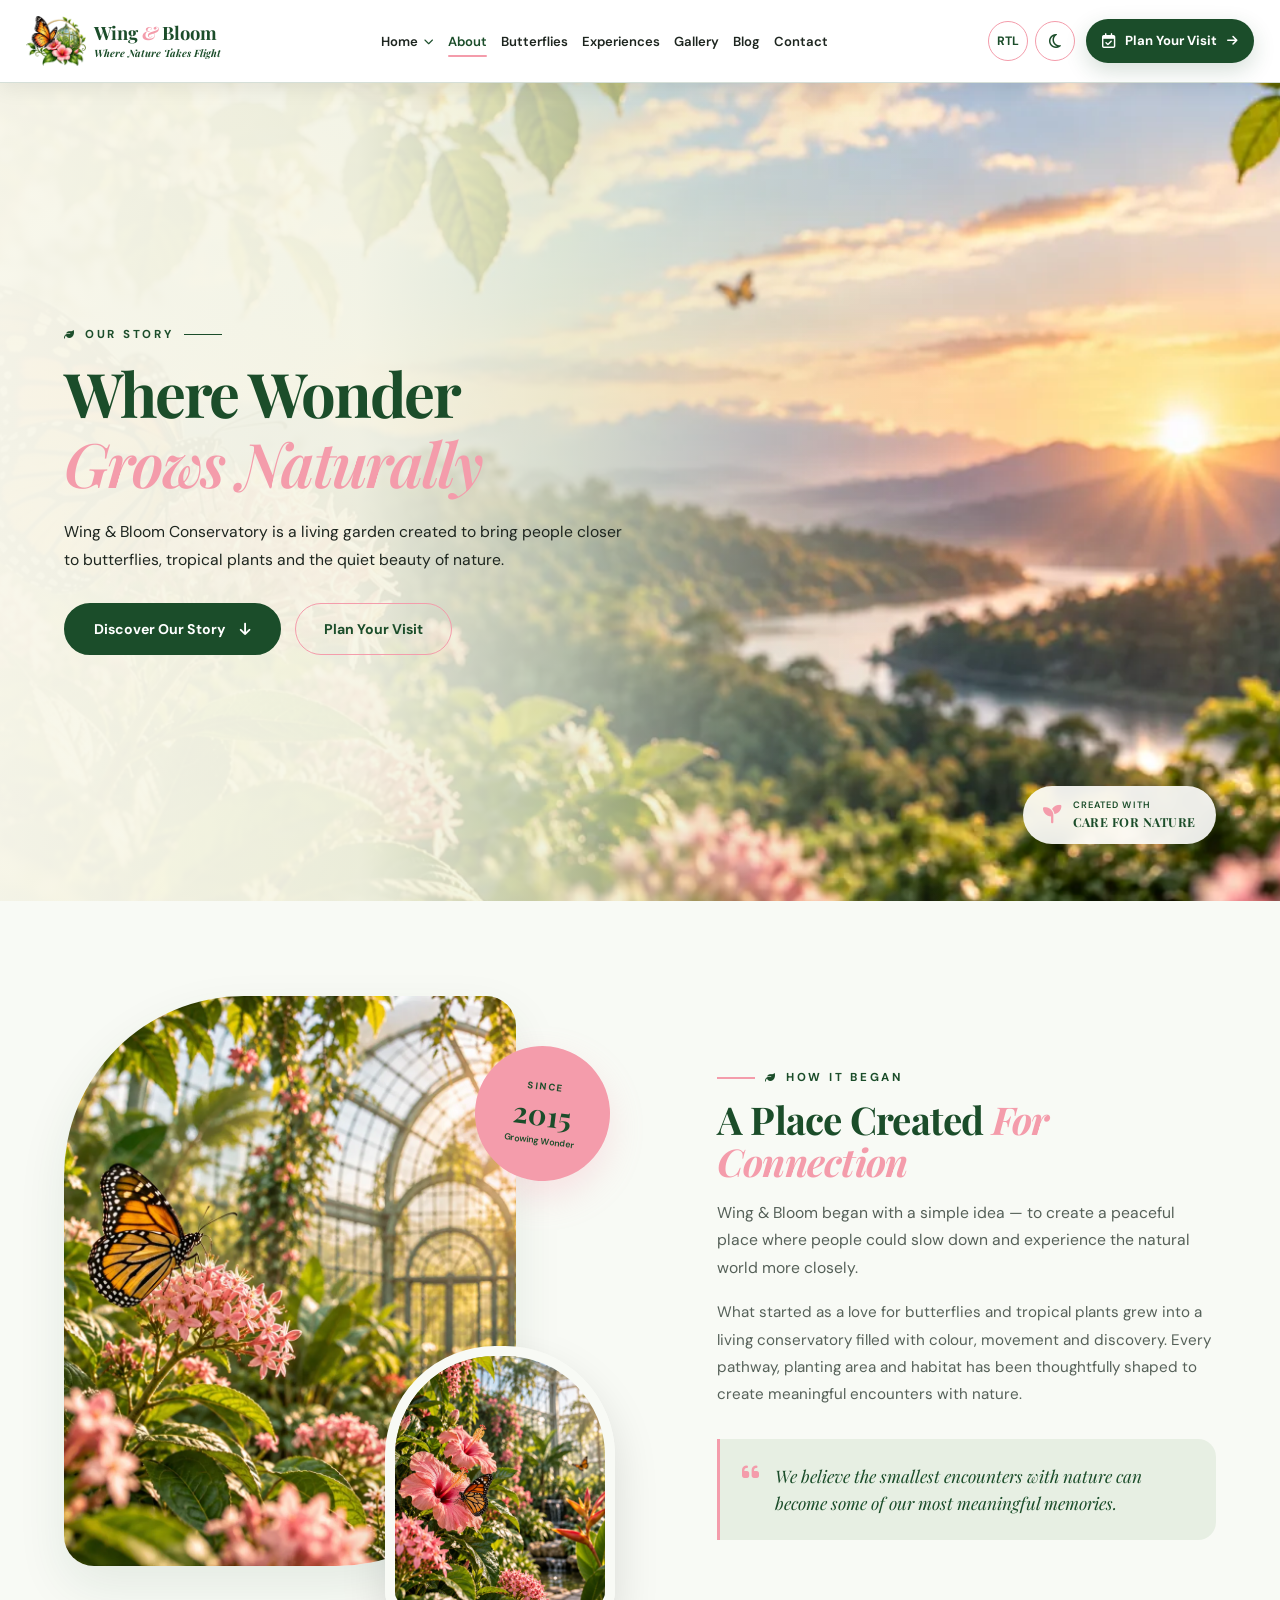
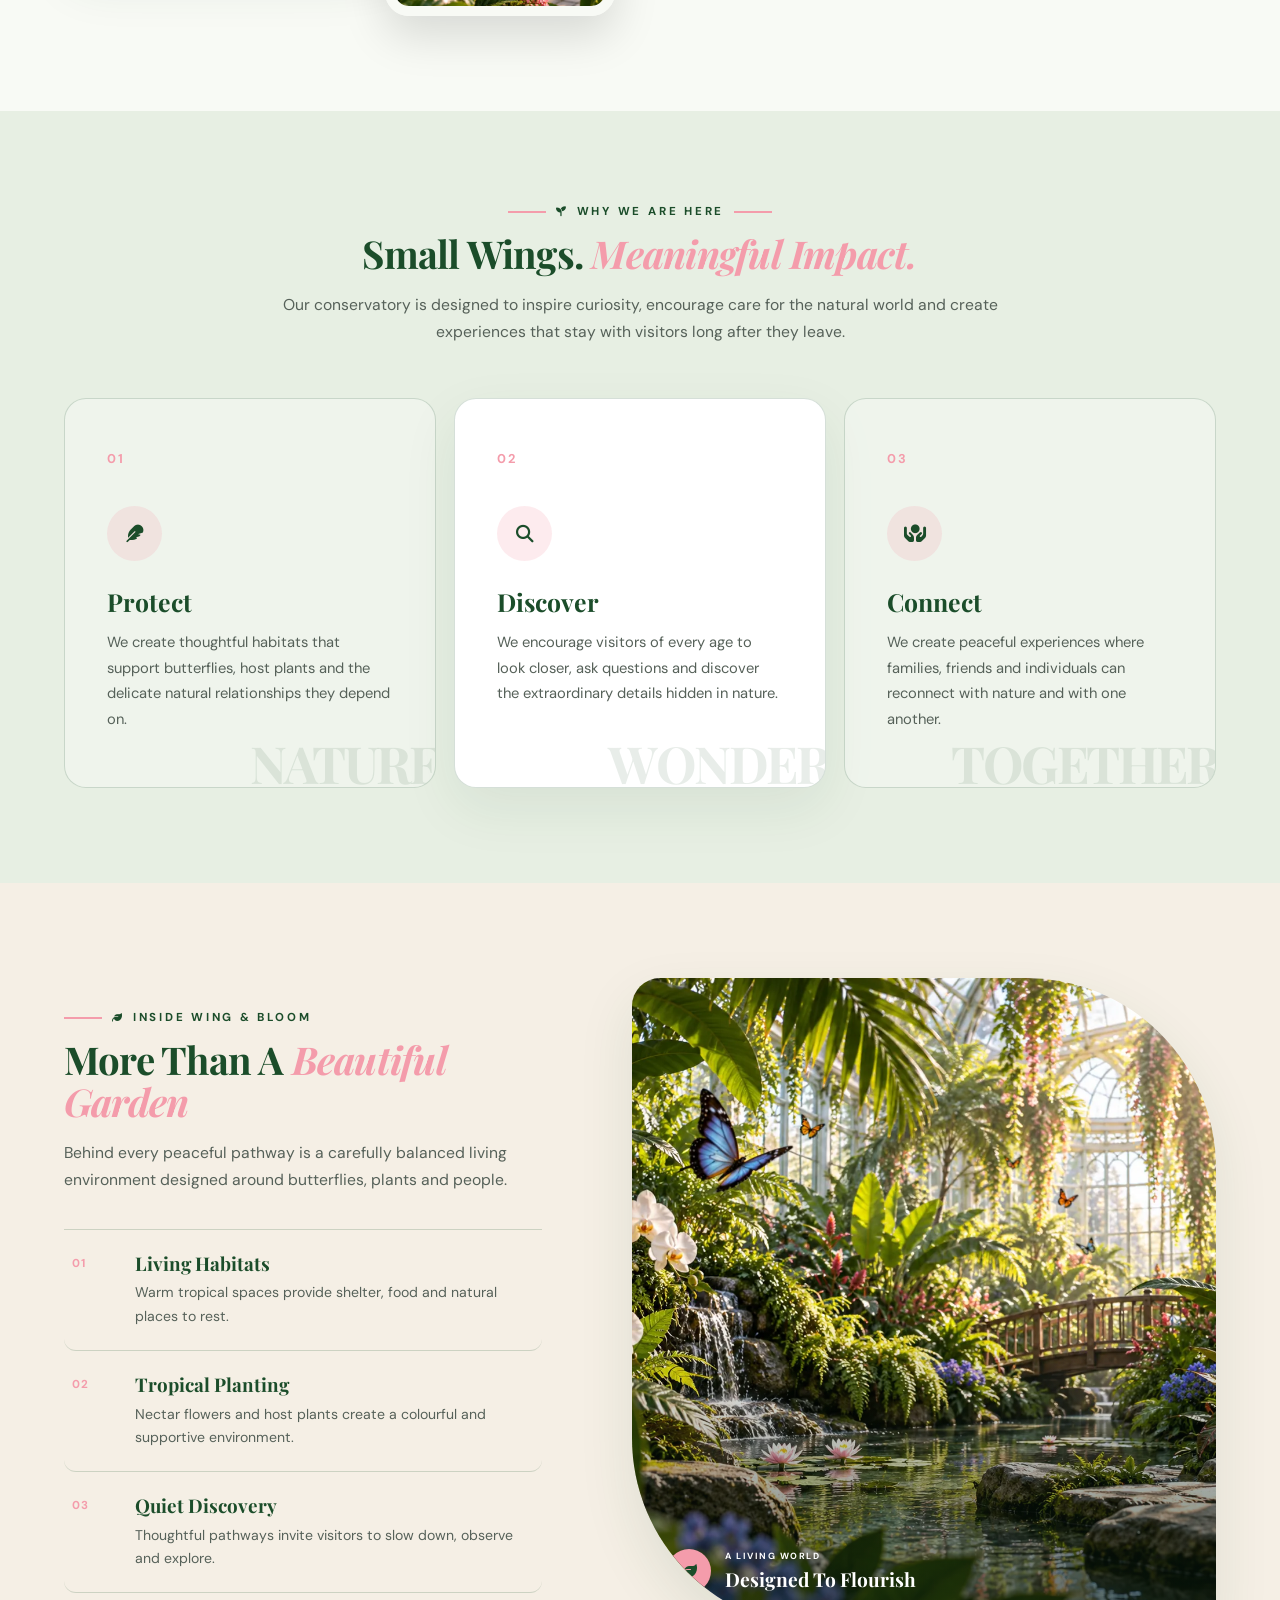
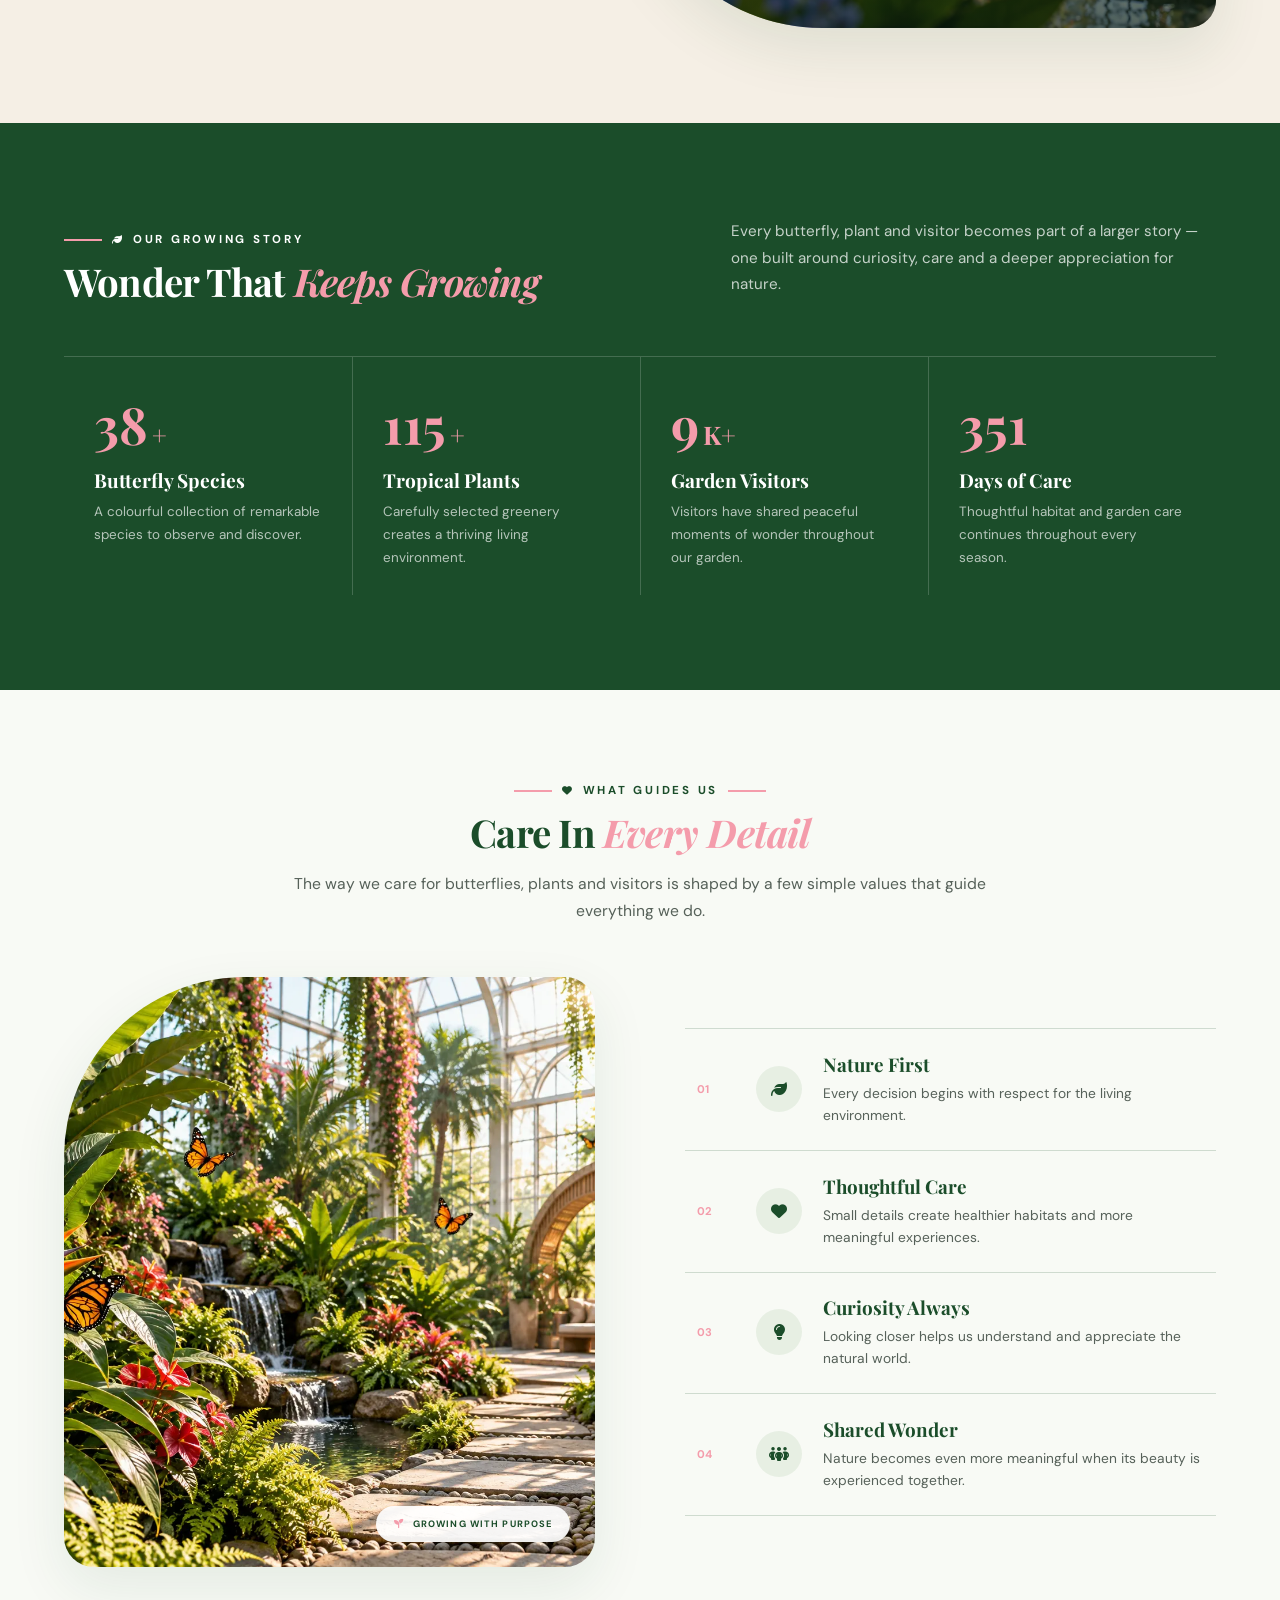
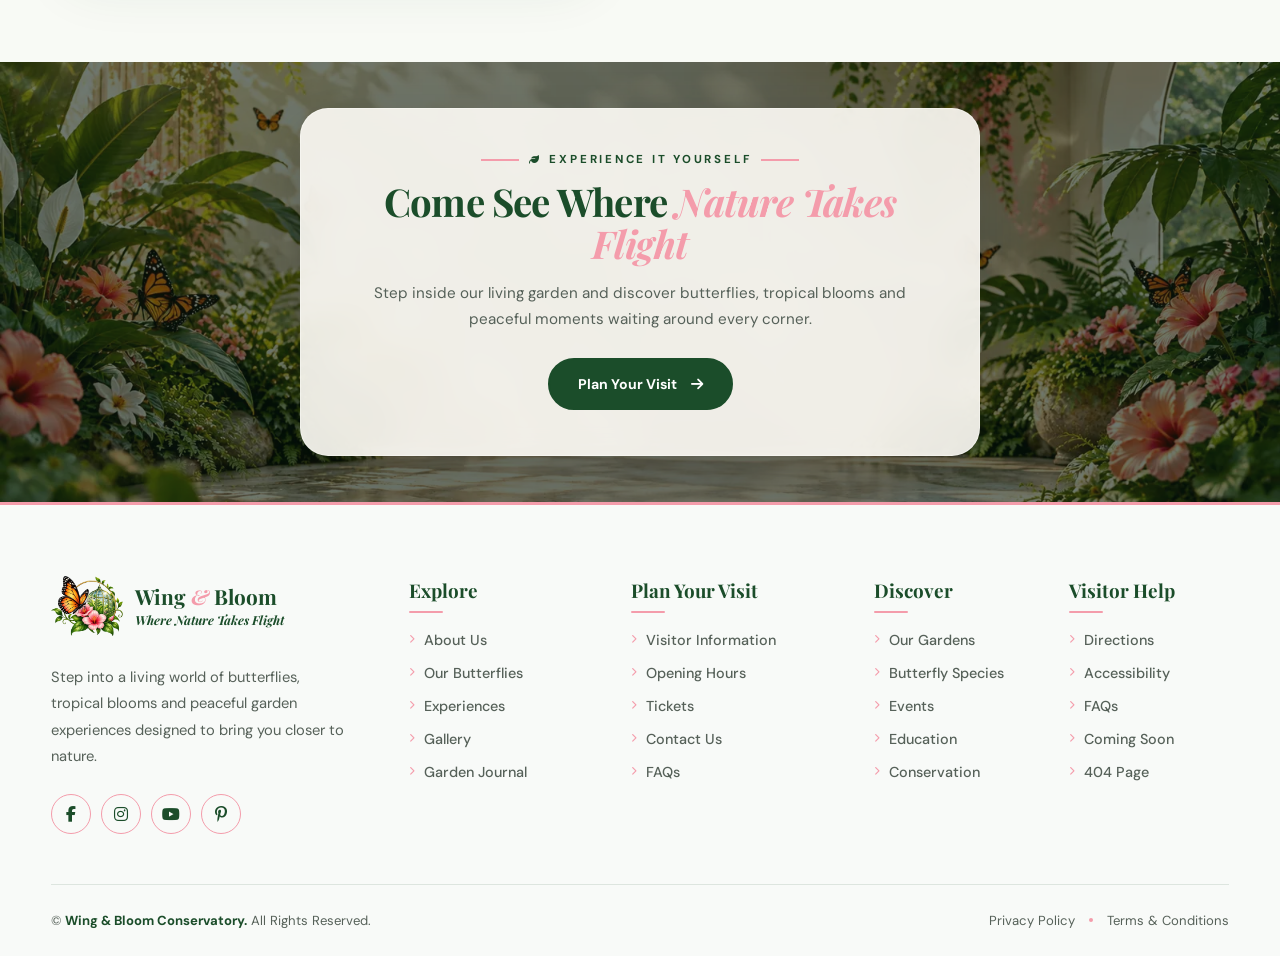
<file: about.html>
<!DOCTYPE html>
<html lang="en" dir="ltr" data-theme="light">

<head>

    <meta charset="UTF-8">
    <meta name="viewport" content="width=device-width, initial-scale=1.0">

    <title>Wing & Bloom Conservatory</title>
    <link rel="icon" type="image/png" href="images/favicon.png">
 <!-- Google Fonts -->
  
<link rel="preconnect" href="https://fonts.googleapis.com">
<link rel="preconnect" href="https://fonts.gstatic.com" crossorigin>
<link href="https://fonts.googleapis.com/css2?family=DM+Sans:wght@400;500;600;700&family=Playfair+Display:ital,wght@0,500;0,600;0,700;1,600&display=swap" rel="stylesheet">

<!-- Font Awesome -->
<link rel="stylesheet"
      href="https://cdnjs.cloudflare.com/ajax/libs/font-awesome/6.7.2/css/all.min.css">
    <link rel="stylesheet" href="./about.css">
    <link rel="stylesheet" href="./nav.css">
    <link rel="stylesheet" href="footer.css">

</head>

<body>
    <header class="site-header" id="siteHeader">
    <div class="header-container">

        <!-- BRAND -->
        <a href="index.html" class="brand" aria-label="Wing and Bloom Conservatory Home">
            <img decoding="async" src="./images/logo.webp"
                 alt="Wing & Bloom Conservatory"
                 class="brand-logo">

            <div class="brand-content">
                <span class="brand-name">
                    Wing <span>&</span> Bloom
                </span>
            
                <span class="brand-tagline"><b>Where Nature Takes Flight</b></span>
            </div>
        </a>

        <!-- DESKTOP NAV -->
        <nav class="main-nav" id="mainNav">

            <div class="nav-item has-dropdown">
                <a href="index.html" class="nav-link dropdown-link">
                    Home
                    <i class="fa-solid fa-chevron-down"></i>
                </a>

                <div class="dropdown-menu">
                    <a href="index.html" class="dropdown-item">
                        <span class="dropdown-icon">
                            <i class="fa-solid fa-leaf"></i>
                        </span>
                        <span>
                            <strong>Garden Experience</strong>
                            <small>Classic nature-inspired home</small>
                        </span>
                    </a>

                    <a href="home.html#home2" class="dropdown-item">
                        <span class="dropdown-icon">
                            <i class="fa-solid fa-seedling"></i>
                        </span>
                        <span>
                            <strong>Conservatory Escape</strong>
                            <small>Immersive tropical experience</small>
                        </span>
                    </a>
                </div>
            </div>

            <div class="nav-item">
                <a href="about.html" class="nav-link active">About</a>
            </div>

            <div class="nav-item">
                <a href="butterflies.html" class="nav-link">Butterflies</a>
            </div>

            <div class="nav-item">
                <a href="experiences.html" class="nav-link">Experiences</a>
            </div>

            <div class="nav-item">
                <a href="gallery.html" class="nav-link">Gallery</a>
            </div>

            <div class="nav-item">
                <a href="blog.html" class="nav-link">Blog</a>
            </div>

            <div class="nav-item">
                <a href="contact.html" class="nav-link">Contact</a>
            </div>

            <!-- MOBILE CTA -->
            <a href="book-a-visit.html" class="mobile-cta">
                <i class="fa-regular fa-calendar-check"></i>
                Plan Your Visit
            </a>
        </nav>

        <!-- HEADER ACTIONS -->
        <div class="header-actions">

            <!-- RTL / LTR -->
            <button class="header-tool rtl-btn"
                    id="rtlToggle"
                    type="button"
                    aria-label="Switch text direction">
                <span id="directionText">RTL</span>
            </button>

            <!-- DARK / LIGHT -->
            <button class="header-tool theme-btn"
                    id="themeToggle"
                    type="button"
                    aria-label="Switch theme">
                <i class="fa-regular fa-moon" id="themeIcon"></i>
            </button>

            <!-- PRIMARY CTA -->
            <a href="book-a-visit.html" class="header-cta">
                <i class="fa-regular fa-calendar-check"></i>
                <span>Plan Your Visit</span>
                <i class="fa-solid fa-arrow-right cta-arrow"></i>
            </a>

            <!-- HAMBURGER -->
            <button class="menu-toggle"
                    id="menuToggle"
                    type="button"
                    aria-label="Open navigation"
                    aria-expanded="false">
                <span></span>
                <span></span>
                <span></span>
            </button>

        </div>

    </div>
</header>




<!-- =========================================================
     WING & BLOOM CONSERVATORY
     ABOUT PAGE
========================================================= -->

<main class="about-page">

    <!-- =====================================================
         01 - ABOUT HERO
    ====================================================== -->

    <section class="about-hero" id="about">

        <div class="about-hero-image">
            <img fetchpriority="high" decoding="async" src="./images/about-hero.webp"
                 alt="Wing and Bloom tropical conservatory">
        </div>

        <div class="about-hero-overlay"></div>

        <div class="container about-hero-container">

            <div class="about-hero-content">

                <div class="about-tag about-hero-tag">
                    <span class="about-tag-line"></span>

                    <p>
                        <i class="fa-solid fa-leaf"></i>
                        OUR STORY
                    </p>

                    <span class="about-tag-line"></span>
                </div>

                <h1 class="about-hero-title">
                    Where Wonder
                    <span>Grows Naturally</span>
                </h1>

                <p class="about-hero-text">
                    Wing &amp; Bloom Conservatory is a living garden
                    created to bring people closer to butterflies,
                    tropical plants and the quiet beauty of nature.
                </p>

                <div class="about-hero-actions">

                    <a href="#our-story" class="about-primary-btn">
                        Discover Our Story
                        <i class="fa-solid fa-arrow-down"></i>
                    </a>

                    <a href="book-a-visit.html" class="about-outline-btn">
                        Plan Your Visit
                    </a>

                </div>

            </div>

        </div>

        <div class="about-hero-note">
            <i class="fa-solid fa-seedling"></i>

            <span>
                CREATED WITH
                <strong>CARE FOR NATURE</strong>
            </span>
        </div>

    </section>


    <!-- =====================================================
         02 - OUR STORY
    ====================================================== -->

    <section class="story-section about-section-space" id="our-story">

        <div class="container story-grid">

            <!-- Images -->

            <div class="story-visual about-reveal">

                <div class="story-main-image">
                    <img loading="lazy" decoding="async" src="./images/our-story.webp"
                         alt="Butterflies inside Wing and Bloom">
                </div>

                <div class="story-small-image">
                    <img loading="lazy" decoding="async" src="./images/story-flower.webp"
                         alt="Tropical flowers in the conservatory">
                </div>

                <div class="story-year">
                    <span>Since</span>
                    <strong>2015</strong>
                    <small>Growing Wonder</small>
                </div>

            </div>


            <!-- Content -->

            <div class="story-content about-reveal">

                <div class="about-tag">
                    <span class="about-tag-line"></span>

                    <p>
                        <i class="fa-solid fa-leaf"></i>
                        HOW IT BEGAN
                    </p>
                </div>

                <h2 class="about-section-title">
                    A Place Created
                    <span>For Connection</span>
                </h2>

                <p class="about-section-text about-left-text">
                    Wing &amp; Bloom began with a simple idea — to
                    create a peaceful place where people could slow
                    down and experience the natural world more closely.
                </p>

                <p class="story-extra">
                    What started as a love for butterflies and tropical
                    plants grew into a living conservatory filled with
                    colour, movement and discovery. Every pathway,
                    planting area and habitat has been thoughtfully
                    shaped to create meaningful encounters with nature.
                </p>

                <div class="story-quote">

                    <i class="fa-solid fa-quote-left"></i>

                    <p>
                        We believe the smallest encounters with nature
                        can become some of our most meaningful memories.
                    </p>

                </div>

            </div>

        </div>

    </section>


    <!-- =====================================================
         03 - OUR PURPOSE
    ====================================================== -->

    <section class="purpose-section about-section-space">

        <div class="container">

            <div class="about-section-heading about-reveal">

                <div class="about-tag about-center-tag">

                    <span class="about-tag-line"></span>

                    <p>
                        <i class="fa-solid fa-seedling"></i>
                        WHY WE ARE HERE
                    </p>

                    <span class="about-tag-line"></span>

                </div>

                <h2 class="about-section-title">
                    Small Wings.
                    <span>Meaningful Impact.</span>
                </h2>

                <p class="about-section-text">
                    Our conservatory is designed to inspire curiosity,
                    encourage care for the natural world and create
                    experiences that stay with visitors long after
                    they leave.
                </p>

            </div>


            <div class="purpose-grid">

                <!-- 01 -->

                <article class="purpose-item about-reveal">

                    <span class="purpose-number">01</span>

                    <div class="purpose-icon">
                        <i class="fa-solid fa-feather"></i>
                    </div>

                    <h3>Protect</h3>

                    <p>
                        We create thoughtful habitats that support
                        butterflies, host plants and the delicate
                        natural relationships they depend on.
                    </p>

                    <span class="purpose-word">NATURE</span>

                </article>


                <!-- 02 -->

                <article class="purpose-item purpose-middle about-reveal">

                    <span class="purpose-number">02</span>

                    <div class="purpose-icon">
                        <i class="fa-solid fa-magnifying-glass"></i>
                    </div>

                    <h3>Discover</h3>

                    <p>
                        We encourage visitors of every age to look
                        closer, ask questions and discover the
                        extraordinary details hidden in nature.
                    </p>

                    <span class="purpose-word">WONDER</span>

                </article>


                <!-- 03 -->

                <article class="purpose-item about-reveal">

                    <span class="purpose-number">03</span>

                    <div class="purpose-icon">
                        <i class="fa-solid fa-hands-holding-circle"></i>
                    </div>

                    <h3>Connect</h3>

                    <p>
                        We create peaceful experiences where families,
                        friends and individuals can reconnect with
                        nature and with one another.
                    </p>

                    <span class="purpose-word">TOGETHER</span>

                </article>

            </div>

        </div>

    </section>


    <!-- =====================================================
         04 - INSIDE WING & BLOOM
    ====================================================== -->

    <section class="inside-about about-section-space">

        <div class="container">

            <div class="inside-about-grid">

                <!-- Content -->

                <div class="inside-about-content about-reveal">

                    <div class="about-tag">

                        <span class="about-tag-line"></span>

                        <p>
                            <i class="fa-solid fa-leaf"></i>
                            INSIDE WING &amp; BLOOM
                        </p>

                    </div>

                    <h2 class="about-section-title">
                        More Than A
                        <span>Beautiful Garden</span>
                    </h2>

                    <p class="about-section-text about-left-text">
                        Behind every peaceful pathway is a carefully
                        balanced living environment designed around
                        butterflies, plants and people.
                    </p>


                    <div class="inside-features">

                        <div class="inside-feature">

                            <span>01</span>

                            <div>
                                <h3>Living Habitats</h3>

                                <p>
                                    Warm tropical spaces provide shelter,
                                    food and natural places to rest.
                                </p>
                            </div>

                        </div>


                        <div class="inside-feature">

                            <span>02</span>

                            <div>
                                <h3>Tropical Planting</h3>

                                <p>
                                    Nectar flowers and host plants create
                                    a colourful and supportive environment.
                                </p>
                            </div>

                        </div>


                        <div class="inside-feature">

                            <span>03</span>

                            <div>
                                <h3>Quiet Discovery</h3>

                                <p>
                                    Thoughtful pathways invite visitors
                                    to slow down, observe and explore.
                                </p>
                            </div>

                        </div>

                    </div>

                </div>


                <!-- Large Visual -->

                <div class="inside-about-visual about-reveal">

                    <img loading="lazy" decoding="async" src="./images/inside-conservatory.webp"
                         alt="Inside Wing and Bloom Conservatory">

                    <div class="inside-image-shade"></div>

                    <div class="inside-image-caption">

                        <i class="fa-solid fa-leaf"></i>

                        <div>
                            <small>A LIVING WORLD</small>
                            <strong>Designed To Flourish</strong>
                        </div>

                    </div>

                </div>

            </div>

        </div>

    </section>


    <!-- =====================================================
         05 - OUR IMPACT
    ====================================================== -->

    <section class="impact-section about-section-space">

        <div class="container">

            <div class="impact-heading about-reveal">

                <div>

                    <div class="about-tag">

                        <span class="about-tag-line"></span>

                        <p>
                            <i class="fa-solid fa-leaf"></i>
                            OUR GROWING STORY
                        </p>

                    </div>

                    <h2 class="about-section-title">
                        Wonder That
                        <span>Keeps Growing</span>
                    </h2>

                </div>

                <p class="impact-intro">
                    Every butterfly, plant and visitor becomes part
                    of a larger story — one built around curiosity,
                    care and a deeper appreciation for nature.
                </p>

            </div>


            <div class="impact-grid">

                <div class="impact-item about-reveal">
                    <strong class="impact-count" data-target="40">0</strong>
                    <span class="impact-plus">+</span>

                    <h3>Butterfly Species</h3>

                    <p>
                        A colourful collection of remarkable species
                        to observe and discover.
                    </p>
                </div>


                <div class="impact-item about-reveal">
                    <strong class="impact-count" data-target="120">0</strong>
                    <span class="impact-plus">+</span>

                    <h3>Tropical Plants</h3>

                    <p>
                        Carefully selected greenery creates a thriving
                        living environment.
                    </p>
                </div>


                <div class="impact-item about-reveal">
                    <strong class="impact-count" data-target="10">0</strong>
                    <span class="impact-plus">K+</span>

                    <h3>Garden Visitors</h3>

                    <p>
                        Visitors have shared peaceful moments of
                        wonder throughout our garden.
                    </p>
                </div>


                <div class="impact-item about-reveal">
                    <strong class="impact-count" data-target="365">0</strong>

                    <h3>Days of Care</h3>

                    <p>
                        Thoughtful habitat and garden care continues
                        throughout every season.
                    </p>
                </div>

            </div>

        </div>

    </section>


    <!-- =====================================================
         06 - VALUES
    ====================================================== -->

    <section class="values-section about-section-space">

        <div class="container">

            <div class="about-section-heading about-reveal">

                <div class="about-tag about-center-tag">

                    <span class="about-tag-line"></span>

                    <p>
                        <i class="fa-solid fa-heart"></i>
                        WHAT GUIDES US
                    </p>

                    <span class="about-tag-line"></span>

                </div>

                <h2 class="about-section-title">
                    Care In
                    <span>Every Detail</span>
                </h2>

                <p class="about-section-text">
                    The way we care for butterflies, plants and
                    visitors is shaped by a few simple values that
                    guide everything we do.
                </p>

            </div>


            <div class="values-layout">

                <div class="values-image about-reveal">

                    <img loading="lazy" decoding="async" src="./images/our-values.webp"
                         alt="Butterfly resting among tropical flowers">

                    <div class="values-image-label">
                        <i class="fa-solid fa-seedling"></i>
                        <span>GROWING WITH PURPOSE</span>
                    </div>

                </div>


                <div class="values-list">

                    <article class="value-row about-reveal">

                        <span class="value-number">01</span>

                        <div class="value-icon">
                            <i class="fa-solid fa-leaf"></i>
                        </div>

                        <div class="value-copy">
                            <h3>Nature First</h3>

                            <p>
                                Every decision begins with respect
                                for the living environment.
                            </p>
                        </div>

                    </article>


                    <article class="value-row about-reveal">

                        <span class="value-number">02</span>

                        <div class="value-icon">
                            <i class="fa-solid fa-heart"></i>
                        </div>

                        <div class="value-copy">
                            <h3>Thoughtful Care</h3>

                            <p>
                                Small details create healthier habitats
                                and more meaningful experiences.
                            </p>
                        </div>

                    </article>


                    <article class="value-row about-reveal">

                        <span class="value-number">03</span>

                        <div class="value-icon">
                            <i class="fa-solid fa-lightbulb"></i>
                        </div>

                        <div class="value-copy">
                            <h3>Curiosity Always</h3>

                            <p>
                                Looking closer helps us understand
                                and appreciate the natural world.
                            </p>
                        </div>

                    </article>


                    <article class="value-row about-reveal">

                        <span class="value-number">04</span>

                        <div class="value-icon">
                            <i class="fa-solid fa-people-group"></i>
                        </div>

                        <div class="value-copy">
                            <h3>Shared Wonder</h3>

                            <p>
                                Nature becomes even more meaningful
                                when its beauty is experienced together.
                            </p>
                        </div>

                    </article>

                </div>

            </div>

        </div>

    </section>


    <!-- =====================================================
         07 - CLOSING CTA
    ====================================================== -->

    <section class="about-cta">

        <img loading="lazy" decoding="async" src="./images/about-cta.webp"
             alt="Beautiful butterfly conservatory garden"
             class="about-cta-image">

        <div class="about-cta-overlay"></div>

        <div class="container about-cta-container">

            <div class="about-cta-content about-reveal">

                <div class="about-tag about-center-tag">

                    <span class="about-tag-line"></span>

                    <p>
                        <i class="fa-solid fa-leaf"></i>
                        EXPERIENCE IT YOURSELF
                    </p>

                    <span class="about-tag-line"></span>

                </div>

                <h2 class="about-section-title">
                    Come See Where
                    <span>Nature Takes Flight</span>
                </h2>

                <p>
                    Step inside our living garden and discover
                    butterflies, tropical blooms and peaceful moments
                    waiting around every corner.
                </p>

                <a href="book-a-visit.html" class="about-primary-btn">
                    Plan Your Visit
                    <i class="fa-solid fa-arrow-right"></i>
                </a>

            </div>

        </div>

    </section>

</main>












<!-- =========================
     FOOTER START
========================= -->

<footer class="site-footer">

    <!-- Top Accent Line -->
    <div class="footer-top-line"></div>

    <div class="footer-container">

        <div class="footer-main">

            <!-- ================= BRAND ================= -->

            <div class="footer-brand">

                <a href="index.html" class="footer-logo-wrap">

                    <img decoding="async" src="./images/logo.webp"
                         alt="Wing & Bloom Conservatory"
                         class="footer-logo">

                    <div class="footer-brand-content">

                        <span class="footer-brand-name">
                            Wing <span>&</span> Bloom
                        </span>

                        <span class="footer-tagline">
                            Where Nature Takes Flight
                        </span>

                    </div>

                </a>

                <p class="footer-description">
                    Step into a living world of butterflies, tropical blooms
                    and peaceful garden experiences designed to bring you
                    closer to nature.
                </p>

                <div class="footer-socials">

                    <a href="#" class="social-link" aria-label="Facebook">
                        <i class="fa-brands fa-facebook-f"></i>
                    </a>

                    <a href="#" class="social-link" aria-label="Instagram">
                        <i class="fa-brands fa-instagram"></i>
                    </a>

                    <a href="#" class="social-link" aria-label="YouTube">
                        <i class="fa-brands fa-youtube"></i>
                    </a>

                    <a href="#" class="social-link" aria-label="Pinterest">
                        <i class="fa-brands fa-pinterest-p"></i>
                    </a>

                </div>

            </div>


            <!-- ================= EXPLORE ================= -->

            <div class="footer-column">

                <h3 class="footer-title">Explore</h3>

                <ul class="footer-links">

                    <li><a href="about.html"><i class="fa-solid fa-chevron-right"></i>About Us</a></li>

                    <li><a href="butterflies.html"><i class="fa-solid fa-chevron-right"></i>Our Butterflies</a></li>

                    <li><a href="experiences.html"><i class="fa-solid fa-chevron-right"></i>Experiences</a></li>

                    <li><a href="gallery.html"><i class="fa-solid fa-chevron-right"></i>Gallery</a></li>

                    <li><a href="blog.html"><i class="fa-solid fa-chevron-right"></i>Garden Journal</a></li>

                </ul>

            </div>


            <!-- ================= PLAN VISIT ================= -->

            <div class="footer-column">

                <h3 class="footer-title">Plan Your Visit</h3>

                <ul class="footer-links">

                    <li><a href="book-a-visit.html"><i class="fa-solid fa-chevron-right"></i>Visitor Information</a></li>

                    <li><a href="book-a-visit.html#tickets"><i class="fa-solid fa-chevron-right"></i>Opening Hours</a></li>

                    <li><a href="book-a-visit.html#tickets"><i class="fa-solid fa-chevron-right"></i>Tickets</a></li>

                    <li><a href="contact.html"><i class="fa-solid fa-chevron-right"></i>Contact Us</a></li>

                    <li><a href="book-a-visit.html#visit-faq"><i class="fa-solid fa-chevron-right"></i>FAQs</a></li>

                </ul>

            </div>


            <!-- ================= QUICK LINKS ================= -->

            <div class="footer-quick-area">


                <!-- DISCOVER -->

                <div class="footer-quick-column">

                    <h3 class="footer-title">Discover</h3>

                    <ul class="footer-links">

                        <li><a href="home.html#garden"><i class="fa-solid fa-chevron-right"></i>Our Gardens</a></li>

                        <li><a href="butterflies.html#species"><i class="fa-solid fa-chevron-right"></i>Butterfly Species</a></li>

                        <li><a href="experiences.html#our-experiences"><i class="fa-solid fa-chevron-right"></i>Events</a></li>

                        <li><a href="experiences.html#group-experiences"><i class="fa-solid fa-chevron-right"></i>Education</a></li>

                        <li><a href="about.html#our-story"><i class="fa-solid fa-chevron-right"></i>Conservation</a></li>

                    </ul>

                </div>


                <!-- VISITOR HELP -->

              <!-- VISITOR HELP -->
<div class="footer-quick-column">

    <h3 class="footer-title">Visitor Help</h3>

    <ul class="footer-links">

        <li>
            <a href="book-a-visit.html#getting-here">
                <i class="fa-solid fa-chevron-right"></i>
                Directions
            </a>
        </li>

        <li>
            <a href="book-a-visit.html#quick-facts">
                <i class="fa-solid fa-chevron-right"></i>
                Accessibility
            </a>
        </li>

        <li>
            <a href="book-a-visit.html#visit-faq">
                <i class="fa-solid fa-chevron-right"></i>
                FAQs
            </a>
        </li>

        <li>
            <a href="coming-soon.html">
                <i class="fa-solid fa-chevron-right"></i>
                Coming Soon
            </a>
        </li>

        <li>
            <a href="404.html">
                <i class="fa-solid fa-chevron-right"></i>
                404 Page
            </a>
        </li>

    </ul>

</div>

            </div>

        </div>


        <!-- ================= BOTTOM ================= -->

        <div class="footer-bottom">

            <p>
                © <span id="currentYear"></span>
                <strong>Wing & Bloom Conservatory.</strong>
                All Rights Reserved.
            </p>

            <div class="footer-bottom-links">

                <a href="privacy-policy.html">Privacy Policy</a>

                <span></span>

                <a href="terms-conditions.html">Terms & Conditions</a>

            </div>

        </div>

    </div>

</footer>

<script src="./nav.js"></script>
<script src="./about.js"></script>
</body>

</html>
</file>
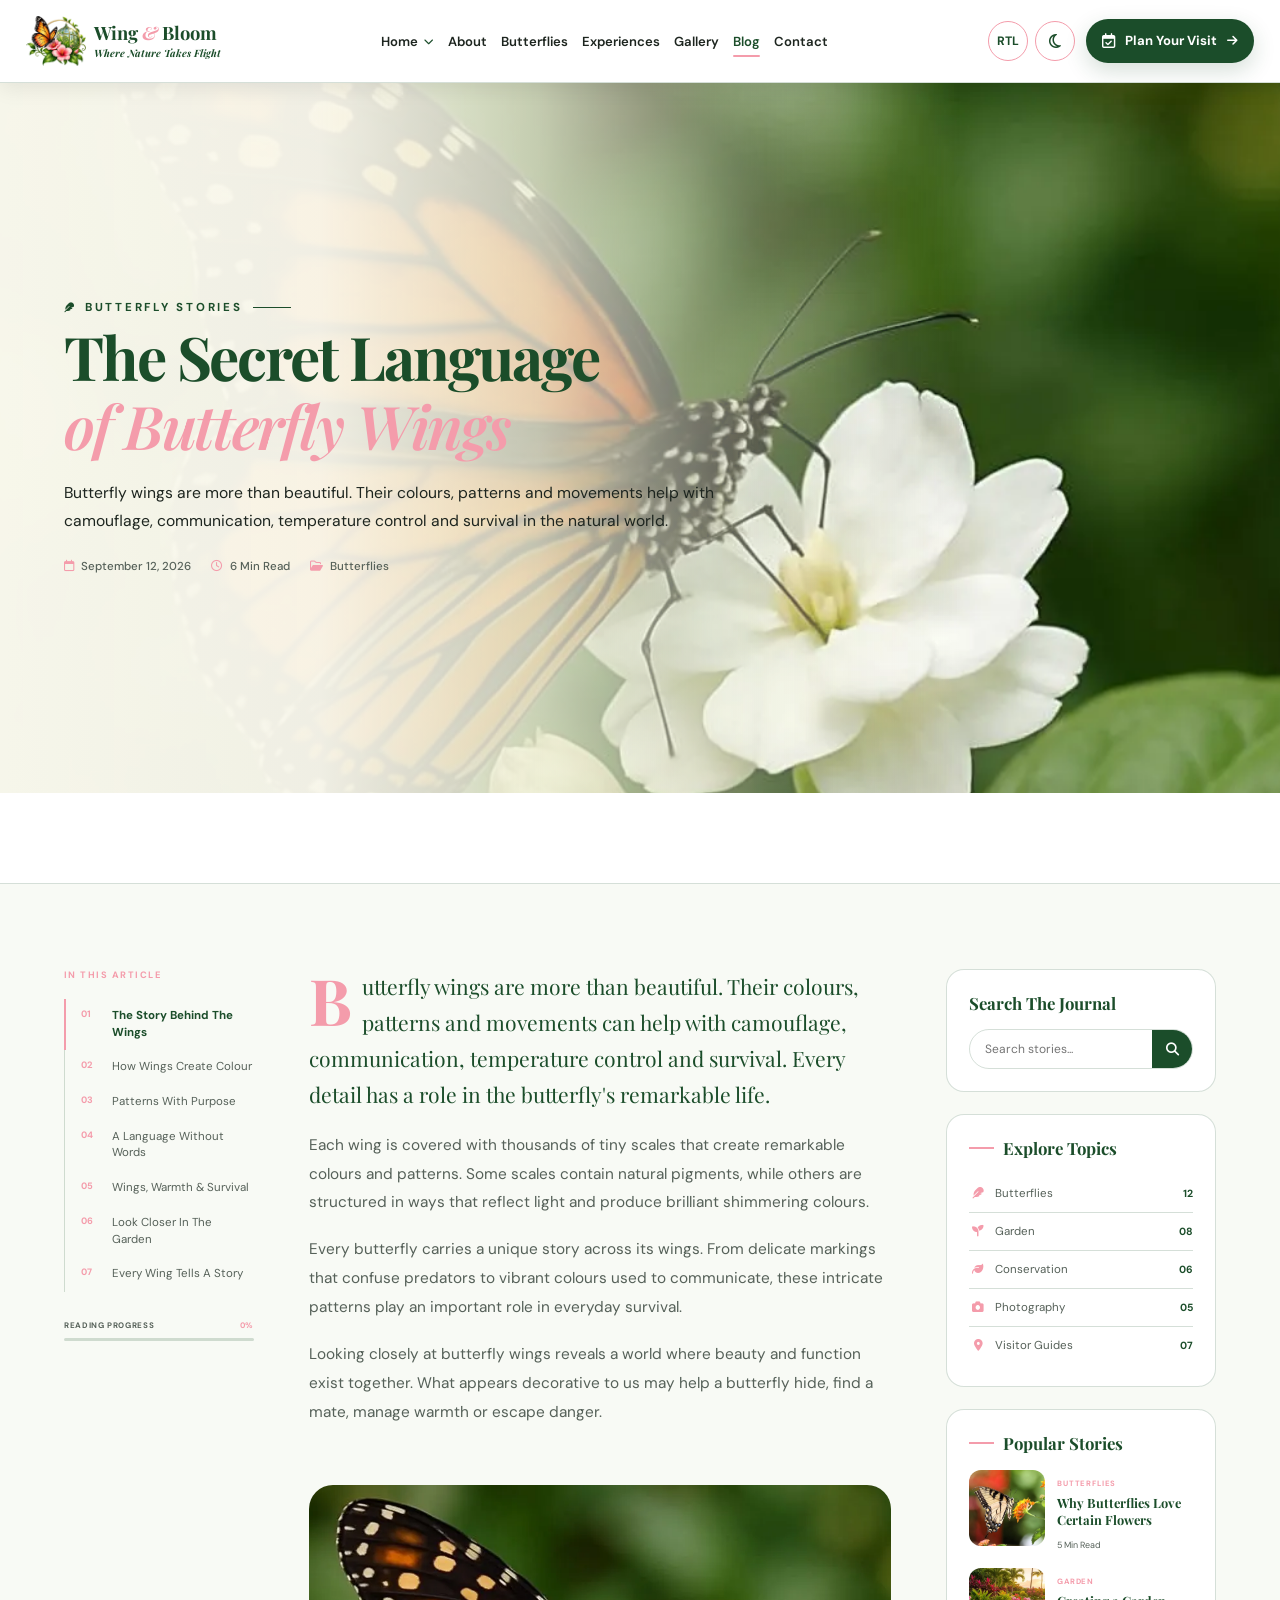
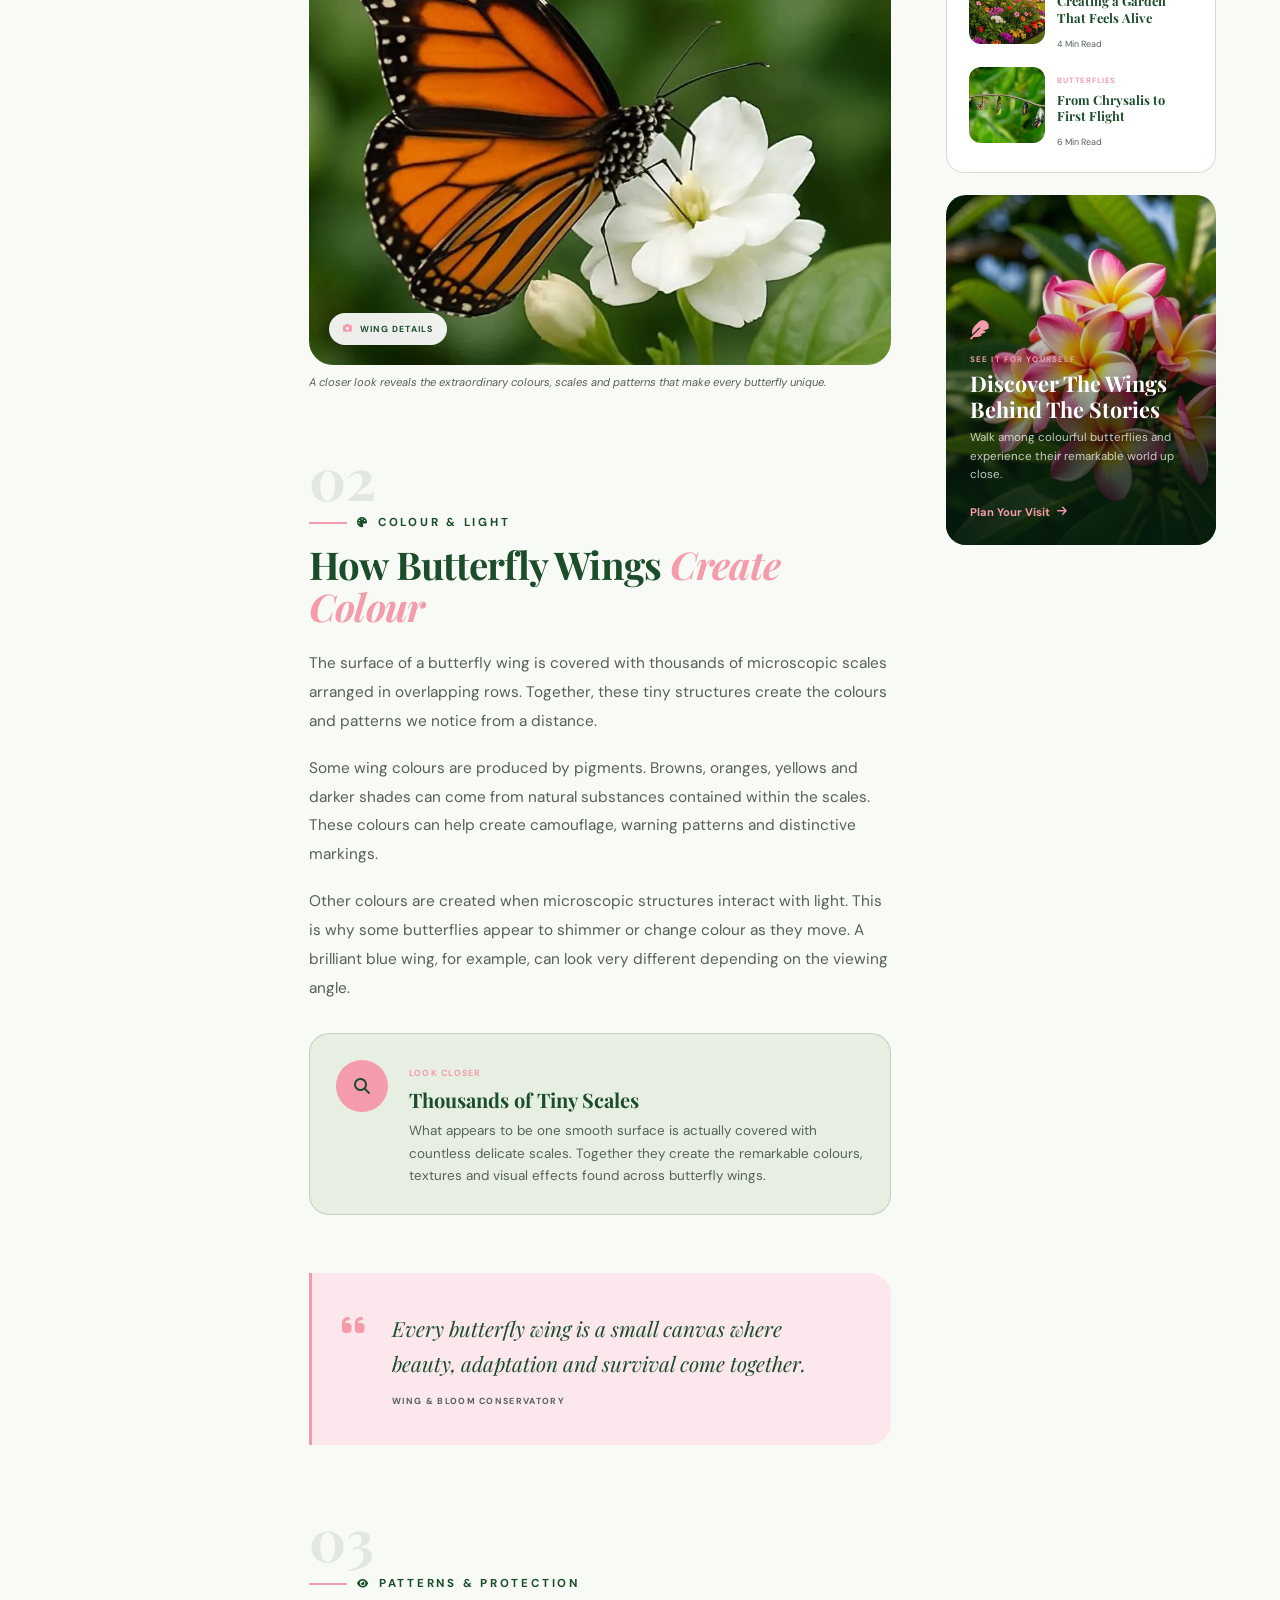
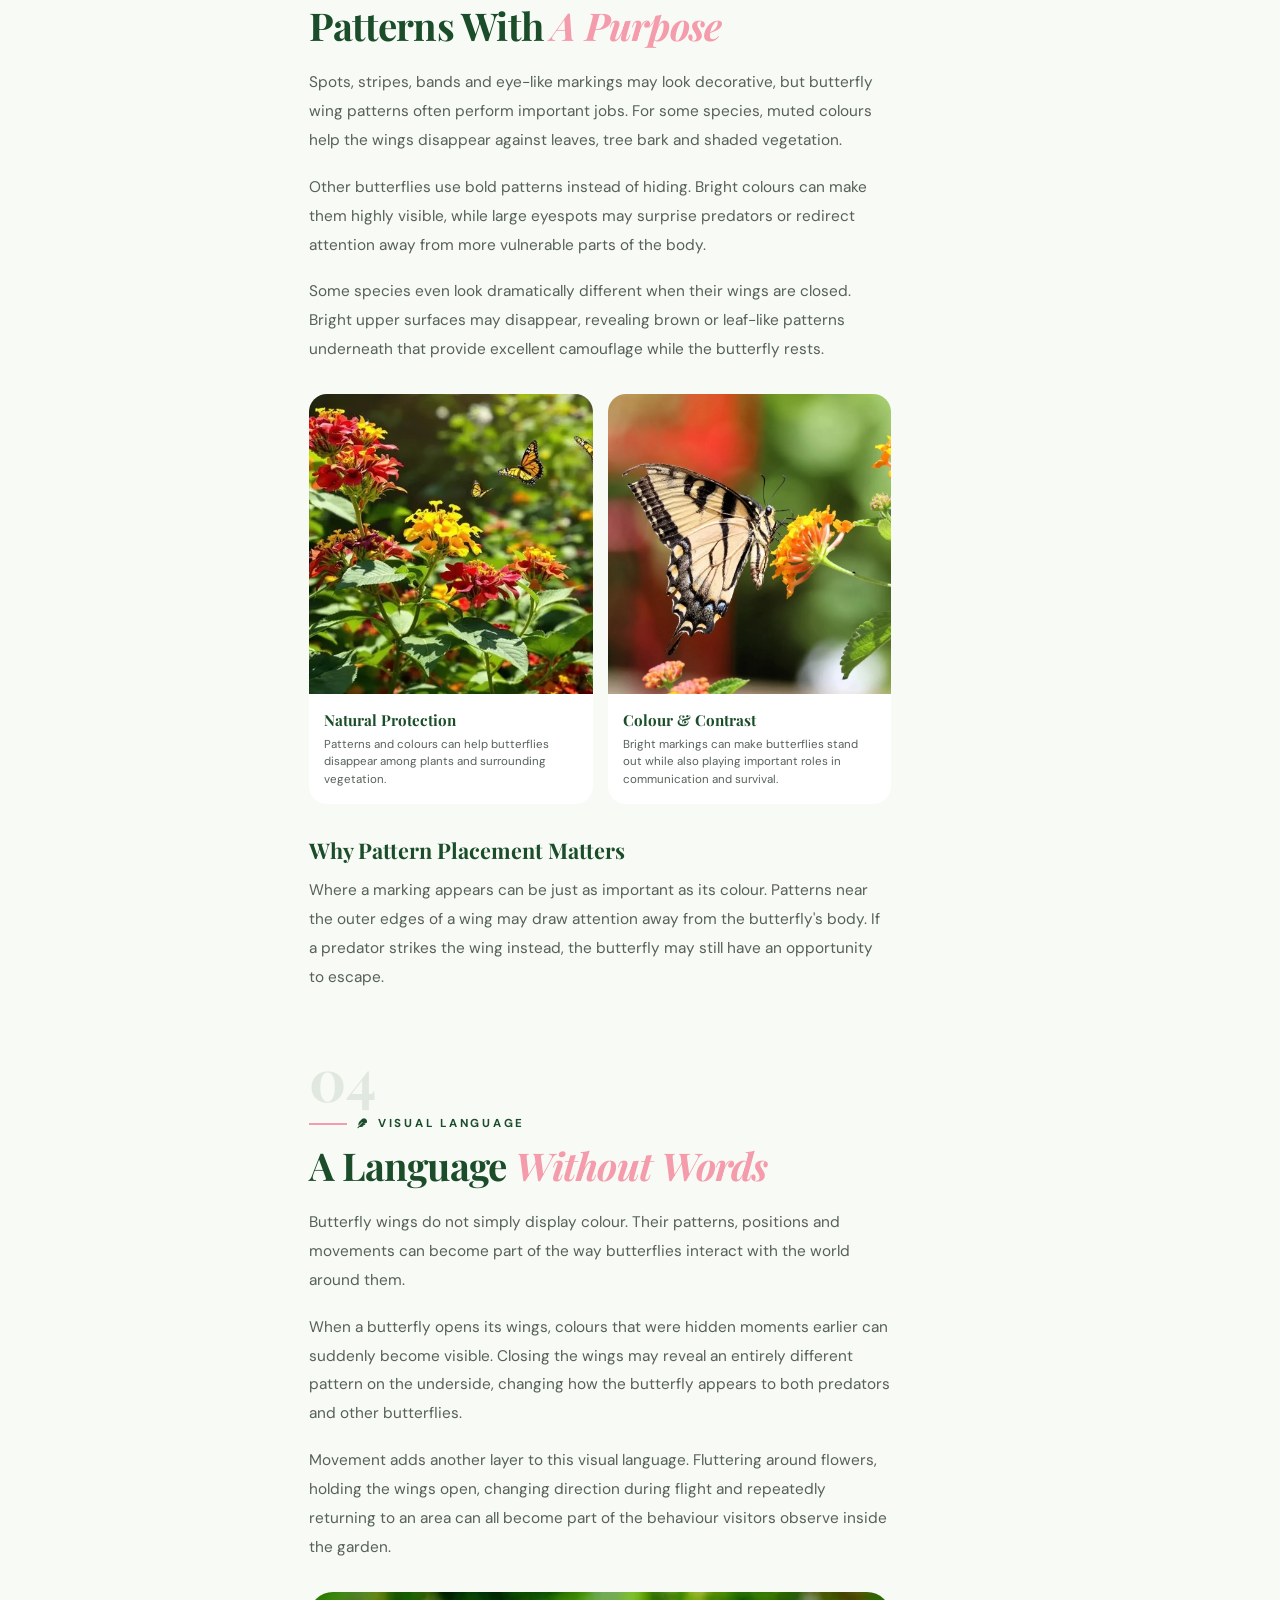
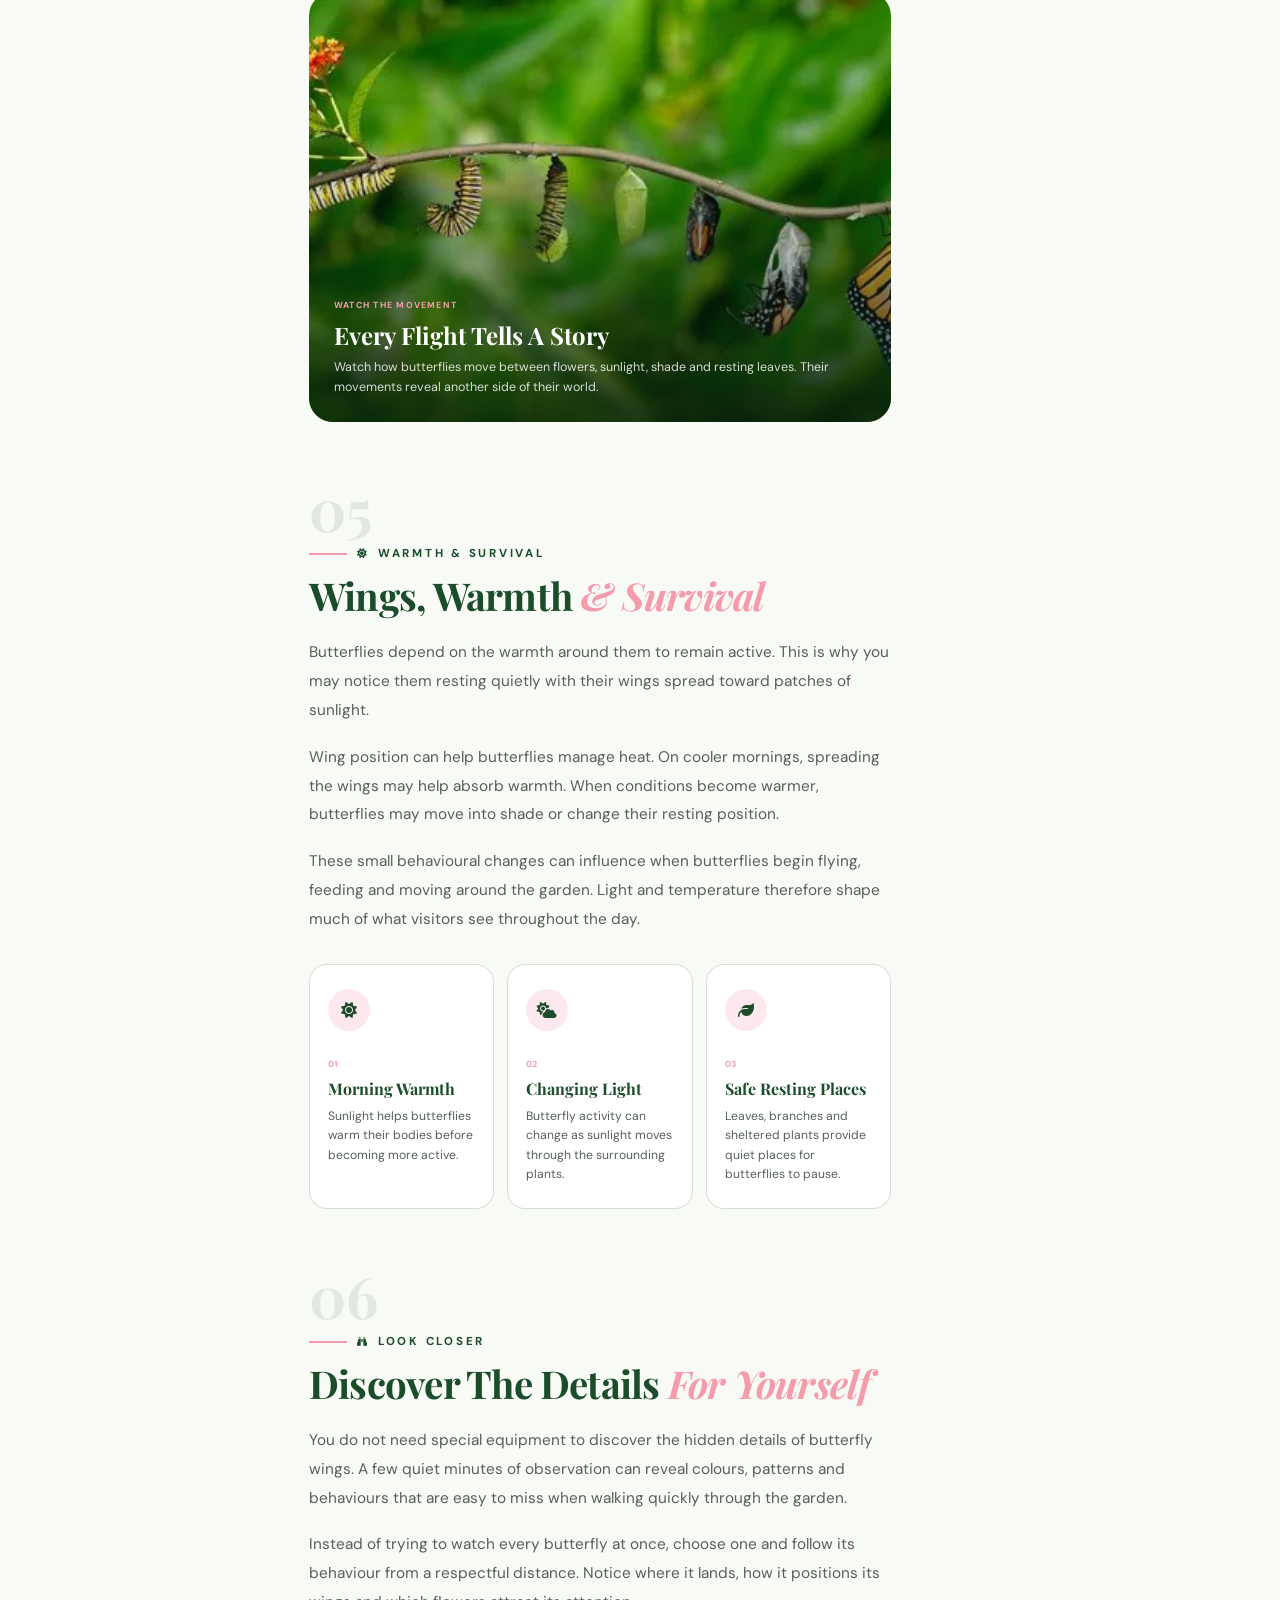
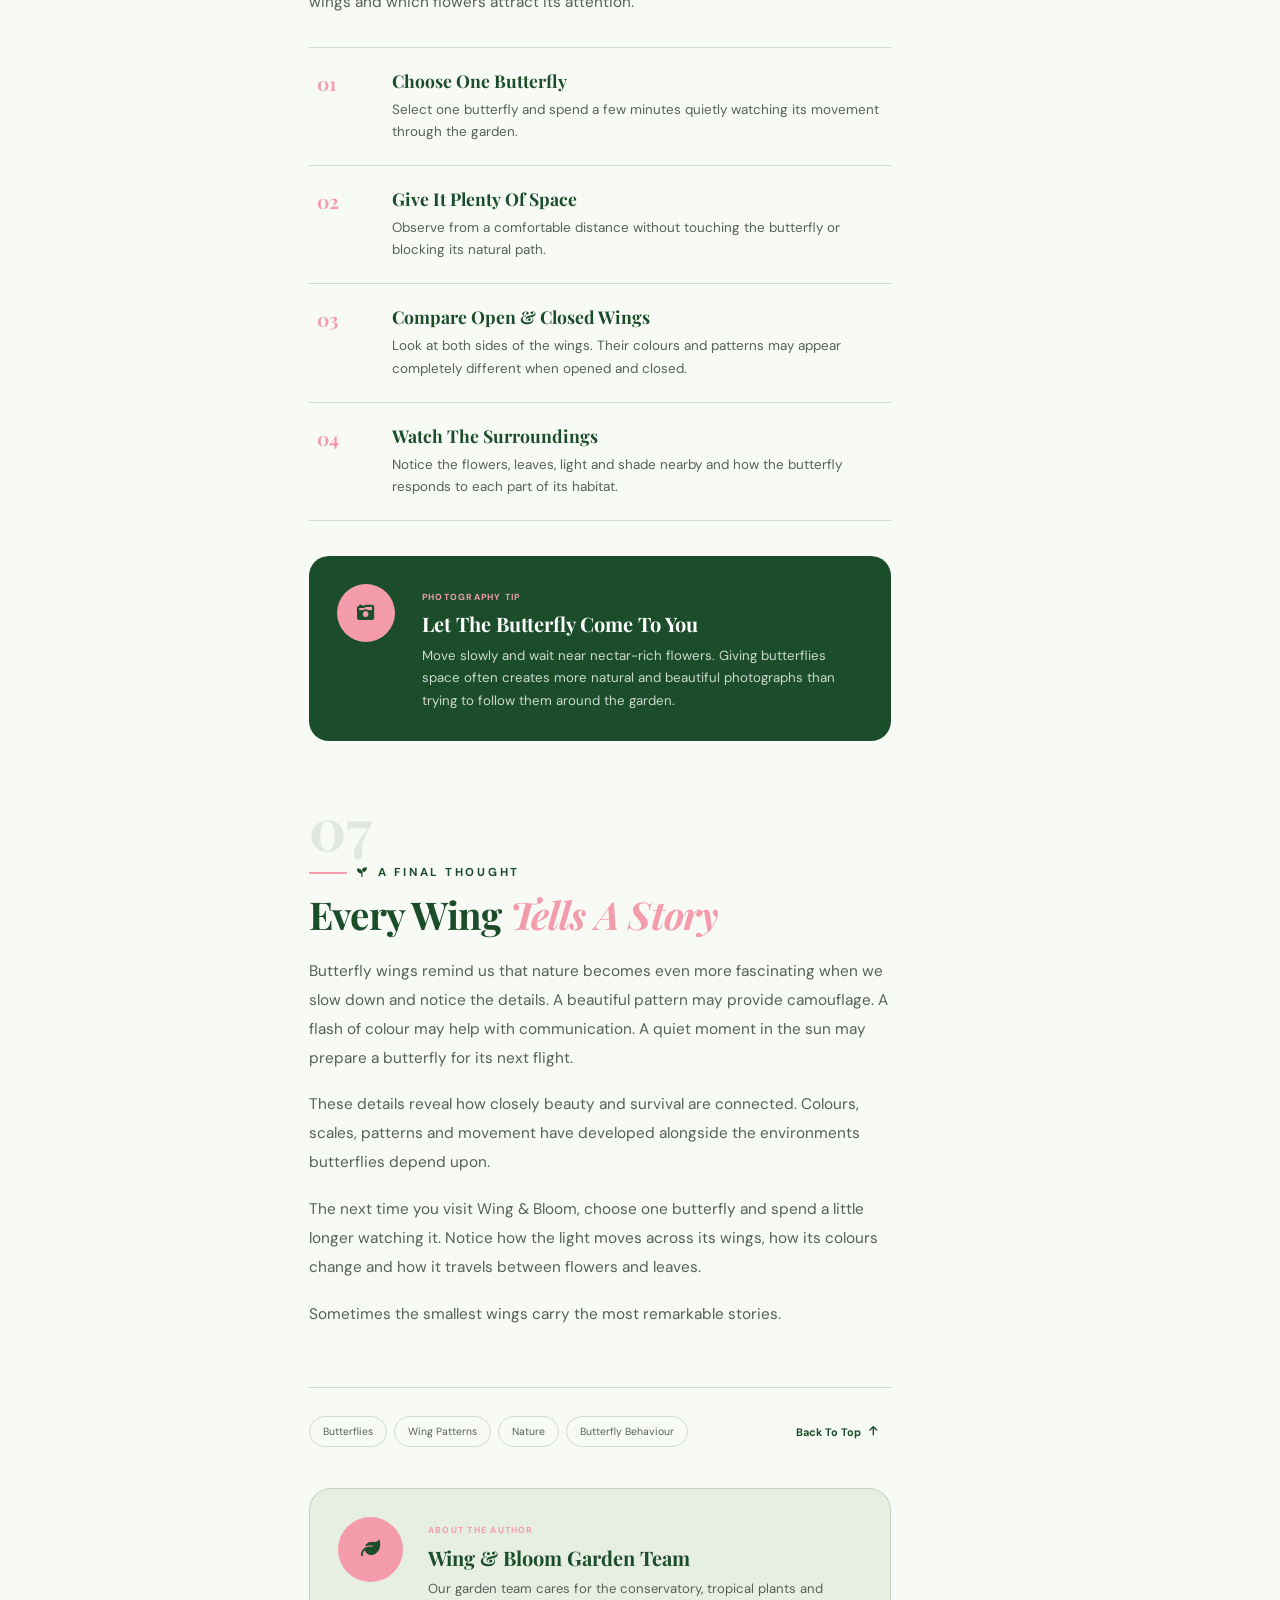
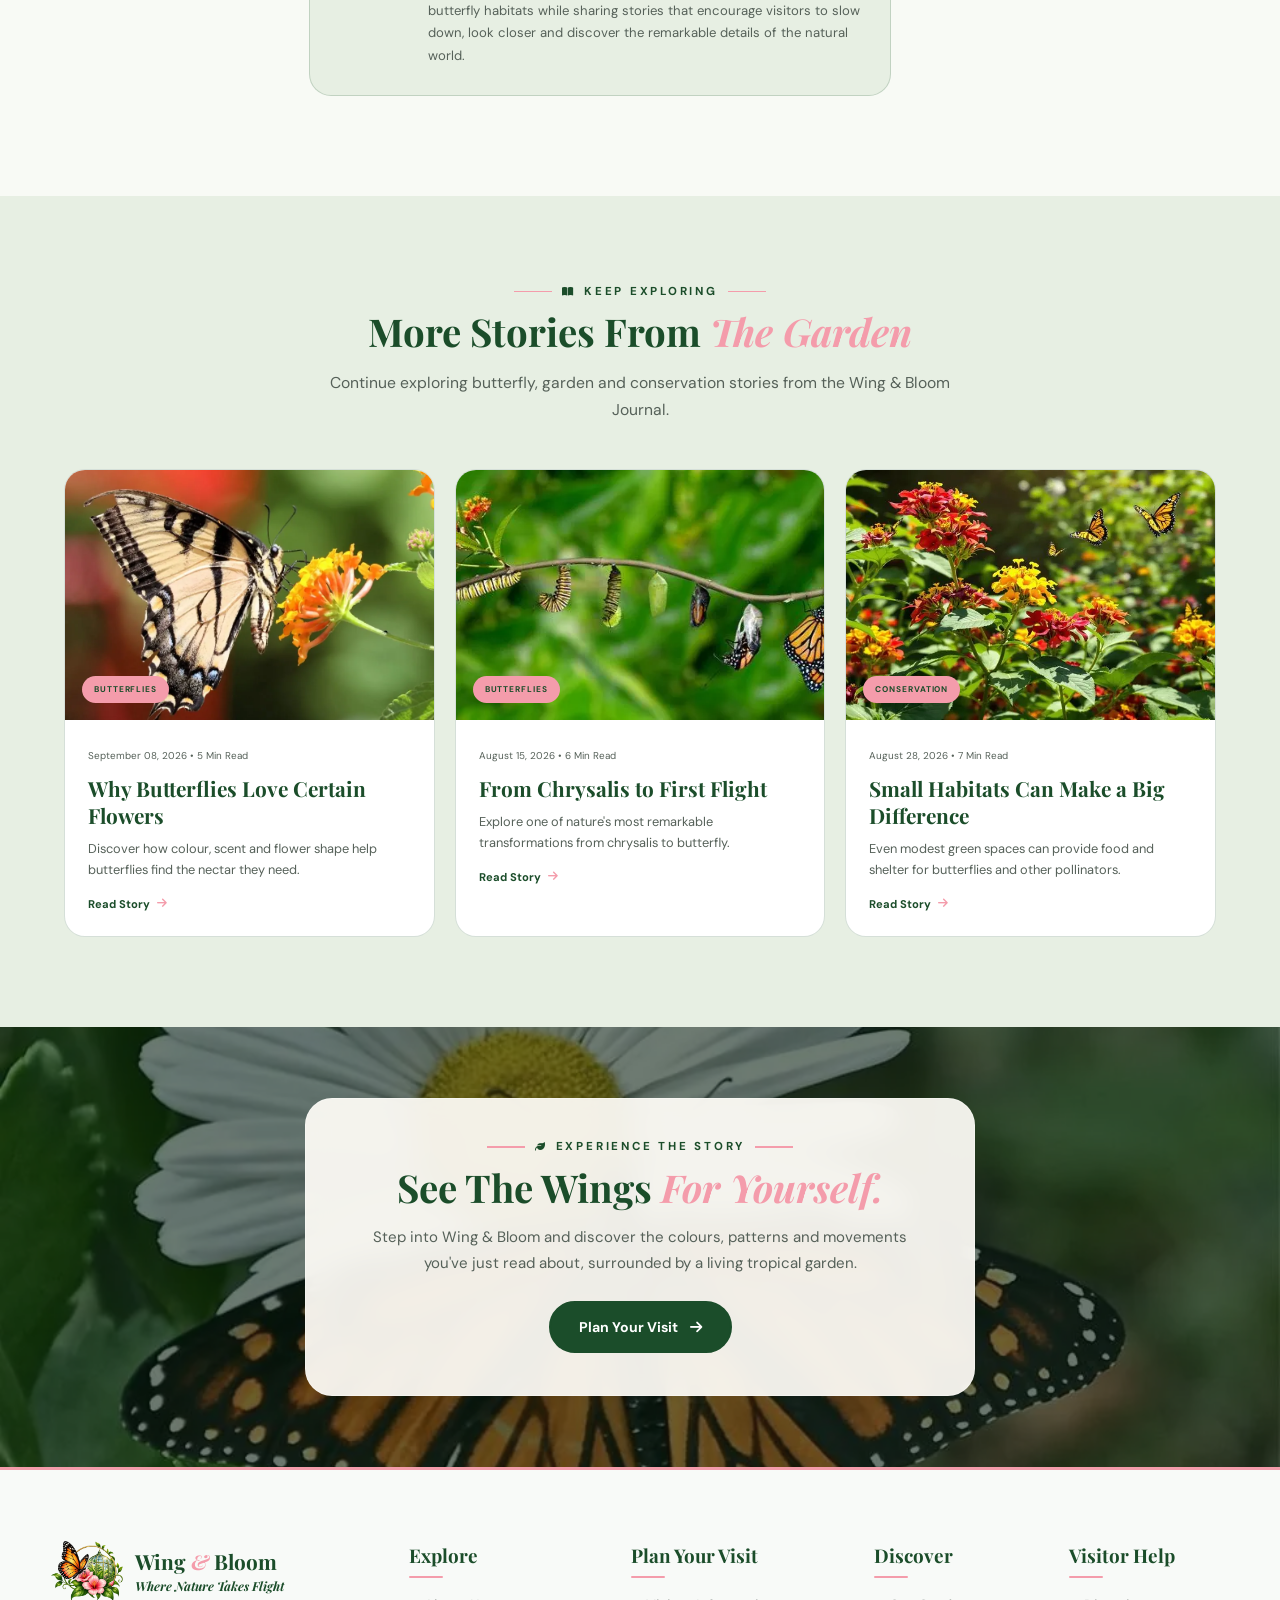
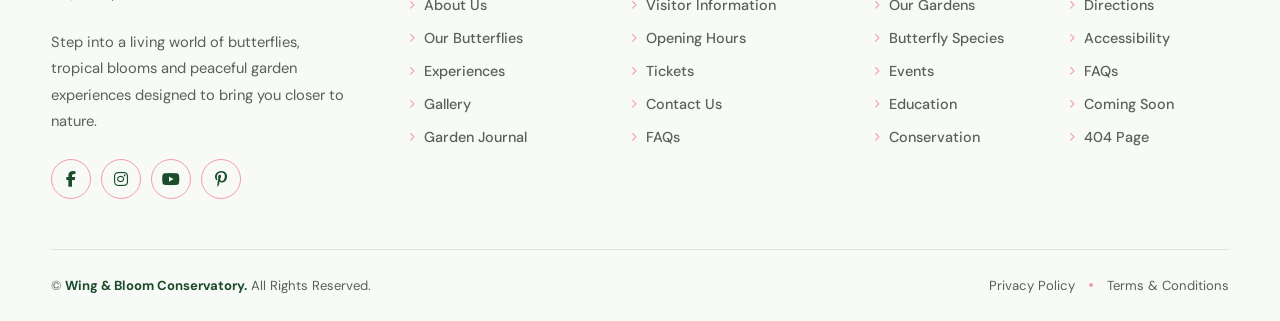
<file: blog-details.html>
<!DOCTYPE html>
<html lang="en" dir="ltr" data-theme="light">

<head>

    <meta charset="UTF-8">
    <meta name="viewport" content="width=device-width, initial-scale=1.0">

    <title>Wing & Bloom Conservatory</title>
    <link rel="icon" type="image/png" href="images/favicon.png">
 <!-- Google Fonts -->
  
<link rel="preconnect" href="https://fonts.googleapis.com">
<link rel="preconnect" href="https://fonts.gstatic.com" crossorigin>
<link href="https://fonts.googleapis.com/css2?family=DM+Sans:wght@400;500;600;700&family=Playfair+Display:ital,wght@0,500;0,600;0,700;1,600&display=swap" rel="stylesheet">

<!-- Font Awesome -->
<link rel="stylesheet"
      href="https://cdnjs.cloudflare.com/ajax/libs/font-awesome/6.7.2/css/all.min.css">
    <link rel="stylesheet" href="./blog-details.css">
    <link rel="stylesheet" href="./nav.css">
    <link rel="stylesheet" href="footer.css">

</head>

<body>
    <header class="site-header" id="siteHeader">
    <div class="header-container">

        <!-- BRAND -->
        <a href="index.html" class="brand" aria-label="Wing and Bloom Conservatory Home">
            <img decoding="async" src="./images/logo.webp"
                 alt="Wing & Bloom Conservatory"
                 class="brand-logo">

            <div class="brand-content">
                <span class="brand-name">
                    Wing <span>&</span> Bloom
                </span>
            
                <span class="brand-tagline"><b>Where Nature Takes Flight</b></span>
            </div>
        </a>

        <!-- DESKTOP NAV -->
        <nav class="main-nav" id="mainNav">

            <div class="nav-item has-dropdown">
                <a href="index.html" class="nav-link dropdown-link">
                    Home
                    <i class="fa-solid fa-chevron-down"></i>
                </a>

                <div class="dropdown-menu">
                    <a href="index.html" class="dropdown-item">
                        <span class="dropdown-icon">
                            <i class="fa-solid fa-leaf"></i>
                        </span>
                        <span>
                            <strong>Garden Experience</strong>
                            <small>Classic nature-inspired home</small>
                        </span>
                    </a>

                    <a href="home.html#home2" class="dropdown-item">
                        <span class="dropdown-icon">
                            <i class="fa-solid fa-seedling"></i>
                        </span>
                        <span>
                            <strong>Conservatory Escape</strong>
                            <small>Immersive tropical experience</small>
                        </span>
                    </a>
                </div>
            </div>

            <div class="nav-item">
                <a href="about.html" class="nav-link">About</a>
            </div>

            <div class="nav-item">
                <a href="butterflies.html" class="nav-link">Butterflies</a>
            </div>

            <div class="nav-item">
                <a href="experiences.html" class="nav-link">Experiences</a>
            </div>

            <div class="nav-item">
                <a href="gallery.html" class="nav-link">Gallery</a>
            </div>

            <div class="nav-item">
                <a href="blog.html" class="nav-link active">Blog</a>
            </div>

            <div class="nav-item">
                <a href="contact.html" class="nav-link">Contact</a>
            </div>

            <!-- MOBILE CTA -->
            <a href="book-a-visit.html" class="mobile-cta">
                <i class="fa-regular fa-calendar-check"></i>
                Plan Your Visit
            </a>
        </nav>

        <!-- HEADER ACTIONS -->
        <div class="header-actions">

            <!-- RTL / LTR -->
            <button class="header-tool rtl-btn"
                    id="rtlToggle"
                    type="button"
                    aria-label="Switch text direction">
                <span id="directionText">RTL</span>
            </button>

            <!-- DARK / LIGHT -->
            <button class="header-tool theme-btn"
                    id="themeToggle"
                    type="button"
                    aria-label="Switch theme">
                <i class="fa-regular fa-moon" id="themeIcon"></i>
            </button>

            <!-- PRIMARY CTA -->
            <a href="book-a-visit.html" class="header-cta">
                <i class="fa-regular fa-calendar-check"></i>
                <span>Plan Your Visit</span>
                <i class="fa-solid fa-arrow-right cta-arrow"></i>
            </a>

            <!-- HAMBURGER -->
            <button class="menu-toggle"
                    id="menuToggle"
                    type="button"
                    aria-label="Open navigation"
                    aria-expanded="false">
                <span></span>
                <span></span>
                <span></span>
            </button>

        </div>

    </div>
</header>



<main class="blog-details-page">

    <!-- =====================================================
         01. ARTICLE HERO
    ====================================================== -->
    <section class="bd-hero">

        <div class="bd-hero-bg">
            <img fetchpriority="high" decoding="async" src="./images/featured-blog.webp"
                 alt="Monarch butterfly resting on a flower">
        </div>

        <div class="bd-hero-overlay"></div>

        <div class="container bd-hero-container">

            <div class="bd-hero-content">

                <div class="bd-tag">
            

                    <p>
                        <i class="fa-solid fa-feather"></i>
                        BUTTERFLY STORIES
                    </p>

                    <span class="bd-tag-line"></span>
                </div>

                <h1>
                    The Secret Language
                    <span>of Butterfly Wings</span>
                </h1>

                <p class="bd-hero-description">
                    Butterfly wings are more than beautiful. Their colours,
                    patterns and movements help with camouflage, communication,
                    temperature control and survival in the natural world.
                </p>

                <div class="bd-hero-meta">

                    <span>
                        <i class="fa-regular fa-calendar"></i>
                        September 12, 2026
                    </span>

                    <span>
                        <i class="fa-regular fa-clock"></i>
                        6 Min Read
                    </span>

                    <span>
                        <i class="fa-regular fa-folder-open"></i>
                        Butterflies
                    </span>

                </div>

            </div>

        </div>

    </section>


    <!-- =====================================================
         02. ARTICLE INTRO / AUTHOR
    ====================================================== -->
    <section class="bd-intro">

        <div class="container">

            <div class="bd-intro-bar bd-reveal">

                <div class="bd-author-mini">

                    <div class="bd-author-icon">
                        <i class="fa-solid fa-leaf"></i>
                    </div>

                    <div>
                        <small>WRITTEN BY</small>
                        <strong>Wing &amp; Bloom Garden Team</strong>
                    </div>

                </div>

                <div class="bd-intro-share">

                    <span>SHARE STORY</span>

                    <a href="#" aria-label="Share on Facebook">
                        <i class="fa-brands fa-facebook-f"></i>
                    </a>

                    <a href="#" aria-label="Share on Instagram">
                        <i class="fa-brands fa-instagram"></i>
                    </a>

                    <a href="#" aria-label="Share on Pinterest">
                        <i class="fa-brands fa-pinterest-p"></i>
                    </a>

                    <button class="bd-copy-link"
                            type="button"
                            aria-label="Copy article link">
                        <i class="fa-solid fa-link"></i>
                    </button>

                </div>

            </div>

        </div>

    </section>


    <!-- =====================================================
         03. FULL ARTICLE + SIDEBARS
    ====================================================== -->
    <section class="bd-article-section">

        <div class="container bd-page-grid">


            <!-- =================================================
                 LEFT SIDEBAR / TABLE OF CONTENTS
            ================================================== -->
            <aside class="bd-toc bd-reveal">

                <div class="bd-sidebar-sticky">

                    <p class="bd-sidebar-label">
                        IN THIS ARTICLE
                    </p>

                    <nav class="bd-toc-nav">

                        <a href="#introduction"
                           class="bd-toc-link active">
                            <span>01</span>
                            The Story Behind The Wings
                        </a>

                        <a href="#colour"
                           class="bd-toc-link">
                            <span>02</span>
                            How Wings Create Colour
                        </a>

                        <a href="#patterns"
                           class="bd-toc-link">
                            <span>03</span>
                            Patterns With Purpose
                        </a>

                        <a href="#communication"
                           class="bd-toc-link">
                            <span>04</span>
                            A Language Without Words
                        </a>

                        <a href="#temperature"
                           class="bd-toc-link">
                            <span>05</span>
                            Wings, Warmth &amp; Survival
                        </a>

                        <a href="#observation"
                           class="bd-toc-link">
                            <span>06</span>
                            Look Closer In The Garden
                        </a>

                        <a href="#conclusion"
                           class="bd-toc-link">
                            <span>07</span>
                            Every Wing Tells A Story
                        </a>

                    </nav>


                    <div class="bd-reading-progress">

                        <div class="bd-progress-top">
                            <span>READING PROGRESS</span>
                            <strong id="bdProgressText">0%</strong>
                        </div>

                        <div class="bd-progress-track">
                            <span id="bdProgressBar"></span>
                        </div>

                    </div>

                </div>

            </aside>


            <!-- =================================================
                 MAIN ARTICLE
            ================================================== -->
            <article class="bd-article">


                <!-- =================================================
                     SECTION 01 - INTRODUCTION
                ================================================== -->
                <section class="bd-content-block bd-reveal"
                         id="introduction">

                    <p class="bd-drop-intro">
                        Butterfly wings are more than beautiful. Their
                        colours, patterns and movements can help with
                        camouflage, communication, temperature control
                        and survival. Every detail has a role in the
                        butterfly's remarkable life.
                    </p>

                    <p>
                        Each wing is covered with thousands of tiny scales
                        that create remarkable colours and patterns. Some
                        scales contain natural pigments, while others are
                        structured in ways that reflect light and produce
                        brilliant shimmering colours.
                    </p>

                    <p>
                        Every butterfly carries a unique story across its
                        wings. From delicate markings that confuse predators
                        to vibrant colours used to communicate, these
                        intricate patterns play an important role in everyday
                        survival.
                    </p>

                    <p>
                        Looking closely at butterfly wings reveals a world
                        where beauty and function exist together. What appears
                        decorative to us may help a butterfly hide, find a
                        mate, manage warmth or escape danger.
                    </p>

                </section>


                <!-- =================================================
                     FEATURED ARTICLE IMAGE
                     SAME IMAGE AS BLOG FEATURED STORY
                ================================================== -->
                <figure class="bd-main-figure bd-reveal">

                    <div class="bd-main-image">

                        <img loading="lazy" decoding="async" src="./images/featured-blog.webp"
                             alt="Monarch butterfly resting on a flower">

                        <span class="bd-image-badge">
                            <i class="fa-solid fa-camera"></i>
                            WING DETAILS
                        </span>

                    </div>

                    <figcaption>
                        A closer look reveals the extraordinary colours,
                        scales and patterns that make every butterfly unique.
                    </figcaption>

                </figure>


                <!-- =================================================
                     SECTION 02
                ================================================== -->
                <section class="bd-content-block bd-reveal"
                         id="colour">

                    <div class="bd-section-number">
                        02
                    </div>

                    <div class="bd-tag">

                        <span class="bd-tag-line"></span>

                        <p>
                            <i class="fa-solid fa-palette"></i>
                            COLOUR &amp; LIGHT
                        </p>

                    </div>

                    <h2>
                        How Butterfly Wings
                        <span>Create Colour</span>
                    </h2>

                    <p>
                        The surface of a butterfly wing is covered with
                        thousands of microscopic scales arranged in
                        overlapping rows. Together, these tiny structures
                        create the colours and patterns we notice from a
                        distance.
                    </p>

                    <p>
                        Some wing colours are produced by pigments. Browns,
                        oranges, yellows and darker shades can come from
                        natural substances contained within the scales.
                        These colours can help create camouflage, warning
                        patterns and distinctive markings.
                    </p>

                    <p>
                        Other colours are created when microscopic structures
                        interact with light. This is why some butterflies
                        appear to shimmer or change colour as they move.
                        A brilliant blue wing, for example, can look very
                        different depending on the viewing angle.
                    </p>


                    <div class="bd-fact-box">

                        <div class="bd-fact-icon">
                            <i class="fa-solid fa-magnifying-glass"></i>
                        </div>

                        <div>

                            <span>LOOK CLOSER</span>

                            <h3>
                                Thousands of Tiny Scales
                            </h3>

                            <p>
                                What appears to be one smooth surface is
                                actually covered with countless delicate
                                scales. Together they create the remarkable
                                colours, textures and visual effects found
                                across butterfly wings.
                            </p>

                        </div>

                    </div>

                </section>


                <!-- =================================================
                     QUOTE
                ================================================== -->
                <blockquote class="bd-quote bd-reveal">

                    <i class="fa-solid fa-quote-left"></i>

                    <p>
                        Every butterfly wing is a small canvas where
                        beauty, adaptation and survival come together.
                    </p>

                    <span>
                        WING &amp; BLOOM CONSERVATORY
                    </span>

                </blockquote>


                <!-- =================================================
                     SECTION 03
                ================================================== -->
                <section class="bd-content-block bd-reveal"
                         id="patterns">

                    <div class="bd-section-number">
                        03
                    </div>

                    <div class="bd-tag">

                        <span class="bd-tag-line"></span>

                        <p>
                            <i class="fa-solid fa-eye"></i>
                            PATTERNS &amp; PROTECTION
                        </p>

                    </div>

                    <h2>
                        Patterns With
                        <span>A Purpose</span>
                    </h2>

                    <p>
                        Spots, stripes, bands and eye-like markings may look
                        decorative, but butterfly wing patterns often perform
                        important jobs. For some species, muted colours help
                        the wings disappear against leaves, tree bark and
                        shaded vegetation.
                    </p>

                    <p>
                        Other butterflies use bold patterns instead of hiding.
                        Bright colours can make them highly visible, while
                        large eyespots may surprise predators or redirect
                        attention away from more vulnerable parts of the body.
                    </p>

                    <p>
                        Some species even look dramatically different when
                        their wings are closed. Bright upper surfaces may
                        disappear, revealing brown or leaf-like patterns
                        underneath that provide excellent camouflage while
                        the butterfly rests.
                    </p>


                    <div class="bd-two-images">

                        <figure>

                            <img loading="lazy" decoding="async" src="./images/blog-3.webp"
                                 alt="Butterfly habitat and natural wing camouflage">

                            <figcaption>

                                <strong>
                                    Natural Protection
                                </strong>

                                Patterns and colours can help butterflies
                                disappear among plants and surrounding
                                vegetation.

                            </figcaption>

                        </figure>


                        <figure>

                            <img loading="lazy" decoding="async" src="./images/blog-1.webp"
                                 alt="Butterfly resting on colourful flowers">

                            <figcaption>

                                <strong>
                                    Colour &amp; Contrast
                                </strong>

                                Bright markings can make butterflies stand
                                out while also playing important roles in
                                communication and survival.

                            </figcaption>

                        </figure>

                    </div>


                    <h3 class="bd-subheading">
                        Why Pattern Placement Matters
                    </h3>

                    <p>
                        Where a marking appears can be just as important as
                        its colour. Patterns near the outer edges of a wing
                        may draw attention away from the butterfly's body.
                        If a predator strikes the wing instead, the butterfly
                        may still have an opportunity to escape.
                    </p>

                </section>


                <!-- =================================================
                     SECTION 04
                ================================================== -->
                <section class="bd-content-block bd-reveal"
                         id="communication">

                    <div class="bd-section-number">
                        04
                    </div>

                    <div class="bd-tag">

                        <span class="bd-tag-line"></span>

                        <p>
                            <i class="fa-solid fa-feather"></i>
                            VISUAL LANGUAGE
                        </p>

                    </div>

                    <h2>
                        A Language
                        <span>Without Words</span>
                    </h2>

                    <p>
                        Butterfly wings do not simply display colour.
                        Their patterns, positions and movements can become
                        part of the way butterflies interact with the world
                        around them.
                    </p>

                    <p>
                        When a butterfly opens its wings, colours that were
                        hidden moments earlier can suddenly become visible.
                        Closing the wings may reveal an entirely different
                        pattern on the underside, changing how the butterfly
                        appears to both predators and other butterflies.
                    </p>

                    <p>
                        Movement adds another layer to this visual language.
                        Fluttering around flowers, holding the wings open,
                        changing direction during flight and repeatedly
                        returning to an area can all become part of the
                        behaviour visitors observe inside the garden.
                    </p>


                    <div class="bd-highlight-image">

                        <img loading="lazy" decoding="async" src="./images/blog-5.webp"
                             alt="Butterfly completing its transformation">

                        <div class="bd-highlight-caption">

                            <span>
                                WATCH THE MOVEMENT
                            </span>

                            <h3>
                                Every Flight Tells A Story
                            </h3>

                            <p>
                                Watch how butterflies move between flowers,
                                sunlight, shade and resting leaves. Their
                                movements reveal another side of their world.
                            </p>

                        </div>

                    </div>

                </section>


                <!-- =================================================
                     SECTION 05
                ================================================== -->
                <section class="bd-content-block bd-reveal"
                         id="temperature">

                    <div class="bd-section-number">
                        05
                    </div>

                    <div class="bd-tag">

                        <span class="bd-tag-line"></span>

                        <p>
                            <i class="fa-solid fa-sun"></i>
                            WARMTH &amp; SURVIVAL
                        </p>

                    </div>

                    <h2>
                        Wings, Warmth
                        <span>&amp; Survival</span>
                    </h2>

                    <p>
                        Butterflies depend on the warmth around them to
                        remain active. This is why you may notice them
                        resting quietly with their wings spread toward
                        patches of sunlight.
                    </p>

                    <p>
                        Wing position can help butterflies manage heat.
                        On cooler mornings, spreading the wings may help
                        absorb warmth. When conditions become warmer,
                        butterflies may move into shade or change their
                        resting position.
                    </p>

                    <p>
                        These small behavioural changes can influence when
                        butterflies begin flying, feeding and moving around
                        the garden. Light and temperature therefore shape
                        much of what visitors see throughout the day.
                    </p>


                    <div class="bd-info-grid">

                        <div class="bd-info-card">

                            <i class="fa-solid fa-sun"></i>

                            <span>01</span>

                            <h3>
                                Morning Warmth
                            </h3>

                            <p>
                                Sunlight helps butterflies warm their bodies
                                before becoming more active.
                            </p>

                        </div>


                        <div class="bd-info-card">

                            <i class="fa-solid fa-cloud-sun"></i>

                            <span>02</span>

                            <h3>
                                Changing Light
                            </h3>

                            <p>
                                Butterfly activity can change as sunlight
                                moves through the surrounding plants.
                            </p>

                        </div>


                        <div class="bd-info-card">

                            <i class="fa-solid fa-leaf"></i>

                            <span>03</span>

                            <h3>
                                Safe Resting Places
                            </h3>

                            <p>
                                Leaves, branches and sheltered plants provide
                                quiet places for butterflies to pause.
                            </p>

                        </div>

                    </div>

                </section>


                <!-- =================================================
                     SECTION 06
                ================================================== -->
                <section class="bd-content-block bd-reveal"
                         id="observation">

                    <div class="bd-section-number">
                        06
                    </div>

                    <div class="bd-tag">

                        <span class="bd-tag-line"></span>

                        <p>
                            <i class="fa-solid fa-binoculars"></i>
                            LOOK CLOSER
                        </p>

                    </div>

                    <h2>
                        Discover The Details
                        <span>For Yourself</span>
                    </h2>

                    <p>
                        You do not need special equipment to discover the
                        hidden details of butterfly wings. A few quiet
                        minutes of observation can reveal colours, patterns
                        and behaviours that are easy to miss when walking
                        quickly through the garden.
                    </p>

                    <p>
                        Instead of trying to watch every butterfly at once,
                        choose one and follow its behaviour from a respectful
                        distance. Notice where it lands, how it positions
                        its wings and which flowers attract its attention.
                    </p>


                    <div class="bd-steps">

                        <div class="bd-step">

                            <span>01</span>

                            <div>

                                <h3>
                                    Choose One Butterfly
                                </h3>

                                <p>
                                    Select one butterfly and spend a few
                                    minutes quietly watching its movement
                                    through the garden.
                                </p>

                            </div>

                        </div>


                        <div class="bd-step">

                            <span>02</span>

                            <div>

                                <h3>
                                    Give It Plenty Of Space
                                </h3>

                                <p>
                                    Observe from a comfortable distance
                                    without touching the butterfly or
                                    blocking its natural path.
                                </p>

                            </div>

                        </div>


                        <div class="bd-step">

                            <span>03</span>

                            <div>

                                <h3>
                                    Compare Open &amp; Closed Wings
                                </h3>

                                <p>
                                    Look at both sides of the wings. Their
                                    colours and patterns may appear completely
                                    different when opened and closed.
                                </p>

                            </div>

                        </div>


                        <div class="bd-step">

                            <span>04</span>

                            <div>

                                <h3>
                                    Watch The Surroundings
                                </h3>

                                <p>
                                    Notice the flowers, leaves, light and
                                    shade nearby and how the butterfly
                                    responds to each part of its habitat.
                                </p>

                            </div>

                        </div>

                    </div>


                    <div class="bd-visitor-tip">

                        <div>
                            <i class="fa-solid fa-camera-retro"></i>
                        </div>

                        <section>

                            <span>
                                PHOTOGRAPHY TIP
                            </span>

                            <h3>
                                Let The Butterfly Come To You
                            </h3>

                            <p>
                                Move slowly and wait near nectar-rich flowers.
                                Giving butterflies space often creates more
                                natural and beautiful photographs than trying
                                to follow them around the garden.
                            </p>

                        </section>

                    </div>

                </section>


                <!-- =================================================
                     SECTION 07
                ================================================== -->
                <section class="bd-content-block bd-reveal"
                         id="conclusion">

                    <div class="bd-section-number">
                        07
                    </div>

                    <div class="bd-tag">

                        <span class="bd-tag-line"></span>

                        <p>
                            <i class="fa-solid fa-seedling"></i>
                            A FINAL THOUGHT
                        </p>

                    </div>

                    <h2>
                        Every Wing
                        <span>Tells A Story</span>
                    </h2>

                    <p>
                        Butterfly wings remind us that nature becomes even
                        more fascinating when we slow down and notice the
                        details. A beautiful pattern may provide camouflage.
                        A flash of colour may help with communication. A
                        quiet moment in the sun may prepare a butterfly
                        for its next flight.
                    </p>

                    <p>
                        These details reveal how closely beauty and survival
                        are connected. Colours, scales, patterns and movement
                        have developed alongside the environments butterflies
                        depend upon.
                    </p>

                    <p>
                        The next time you visit Wing &amp; Bloom, choose one
                        butterfly and spend a little longer watching it.
                        Notice how the light moves across its wings, how its
                        colours change and how it travels between flowers
                        and leaves.
                    </p>

                    <p>
                        Sometimes the smallest wings carry the most
                        remarkable stories.
                    </p>

                </section>


                <!-- =================================================
                     ARTICLE TAGS
                ================================================== -->
                <div class="bd-article-footer bd-reveal">

                    <div class="bd-tags">

                        <span>Butterflies</span>
                        <span>Wing Patterns</span>
                        <span>Nature</span>
                        <span>Butterfly Behaviour</span>

                    </div>

                    <button class="bd-back-top"
                            type="button">

                        Back To Top

                        <i class="fa-solid fa-arrow-up"></i>

                    </button>

                </div>


                <!-- =================================================
                     AUTHOR CARD
                ================================================== -->
                <div class="bd-author-card bd-reveal">

                    <div class="bd-author-card-icon">
                        <i class="fa-solid fa-leaf"></i>
                    </div>

                    <div>

                        <span>
                            ABOUT THE AUTHOR
                        </span>

                        <h3>
                            Wing &amp; Bloom Garden Team
                        </h3>

                        <p>
                            Our garden team cares for the conservatory,
                            tropical plants and butterfly habitats while
                            sharing stories that encourage visitors to slow
                            down, look closer and discover the remarkable
                            details of the natural world.
                        </p>

                    </div>

                </div>

            </article>


            <!-- =================================================
                 RIGHT SIDEBAR
            ================================================== -->
            <aside class="bd-right-sidebar">

                <div class="bd-right-sticky">


                    <!-- SEARCH -->
                    <div class="bd-side-widget bd-reveal">

                        <h3>
                            Search The Journal
                        </h3>

                        <form class="bd-search-form">

                            <input type="search"
                                   placeholder="Search stories..."
                                   aria-label="Search stories">

                            <button type="submit"
                                    aria-label="Search">

                                <i class="fa-solid fa-magnifying-glass"></i>

                            </button>

                        </form>

                    </div>


                    <!-- CATEGORIES -->
                    <div class="bd-side-widget bd-reveal">

                        <div class="bd-widget-heading">

                            <span></span>

                            <h3>
                                Explore Topics
                            </h3>

                        </div>


                        <div class="bd-category-list">

                            <a href="blog.html">

                                <span>
                                    <i class="fa-solid fa-feather"></i>
                                    Butterflies
                                </span>

                                <strong>12</strong>

                            </a>


                            <a href="blog.html">

                                <span>
                                    <i class="fa-solid fa-seedling"></i>
                                    Garden
                                </span>

                                <strong>08</strong>

                            </a>


                            <a href="blog.html">

                                <span>
                                    <i class="fa-solid fa-leaf"></i>
                                    Conservation
                                </span>

                                <strong>06</strong>

                            </a>


                            <a href="blog.html">

                                <span>
                                    <i class="fa-solid fa-camera"></i>
                                    Photography
                                </span>

                                <strong>05</strong>

                            </a>


                            <a href="blog.html">

                                <span>
                                    <i class="fa-solid fa-location-dot"></i>
                                    Visitor Guides
                                </span>

                                <strong>07</strong>

                            </a>

                        </div>

                    </div>


                    <!-- =================================================
                         POPULAR STORIES
                         SAME IMAGES AS BLOG PAGE
                    ================================================== -->
                    <div class="bd-side-widget bd-reveal">

                        <div class="bd-widget-heading">

                            <span></span>

                            <h3>
                                Popular Stories
                            </h3>

                        </div>


                        <div class="bd-popular-list">


                            <!-- POPULAR 01 -->
                            <a href="blog-details.html?article=butterfly-flowers"
                               class="bd-popular-post">

                                <img loading="lazy" decoding="async" src="./images/blog-1.webp"
                                     alt="Butterfly feeding on nectar">

                                <div>

                                    <span>
                                        BUTTERFLIES
                                    </span>

                                    <h4>
                                        Why Butterflies Love Certain Flowers
                                    </h4>

                                    <small>
                                        5 Min Read
                                    </small>

                                </div>

                            </a>


                            <!-- POPULAR 02 -->
                            <a href="blog-details.html?article=living-garden"
                               class="bd-popular-post">

                                <img loading="lazy" decoding="async" src="./images/blog-2.webp"
                                     alt="Tropical flowers in a garden">

                                <div>

                                    <span>
                                        GARDEN
                                    </span>

                                    <h4>
                                        Creating a Garden That Feels Alive
                                    </h4>

                                    <small>
                                        4 Min Read
                                    </small>

                                </div>

                            </a>


                            <!-- POPULAR 03 -->
                            <a href="blog-details.html?article=chrysalis-flight"
                               class="bd-popular-post">

                                <img loading="lazy" decoding="async" src="./images/blog-5.webp"
                                     alt="Butterfly emerging from chrysalis">

                                <div>

                                    <span>
                                        BUTTERFLIES
                                    </span>

                                    <h4>
                                        From Chrysalis to First Flight
                                    </h4>

                                    <small>
                                        6 Min Read
                                    </small>

                                </div>

                            </a>

                        </div>

                    </div>


                    <!-- =================================================
                         VISIT CTA
                    ================================================== -->
                    <div class="bd-side-visit bd-reveal">

                        <img loading="lazy" decoding="async" src="./images/blog-6.webp"
                             alt="Plants inside a butterfly garden">

                        <div class="bd-side-visit-overlay"></div>

                        <div class="bd-side-visit-content">

                            <i class="fa-solid fa-feather"></i>

                            <span>
                                SEE IT FOR YOURSELF
                            </span>

                            <h3>
                                Discover The Wings Behind The Stories
                            </h3>

                            <p>
                                Walk among colourful butterflies and
                                experience their remarkable world up close.
                            </p>

                            <a href="book-a-visit.html">

                                Plan Your Visit

                                <i class="fa-solid fa-arrow-right"></i>

                            </a>

                        </div>

                    </div>

                </div>

            </aside>

        </div>

    </section>


    <!-- =====================================================
         04. RELATED STORIES
         SAME STORIES + SAME IMAGES FROM BLOG PAGE
    ====================================================== -->
    <section class="bd-related">

        <div class="container">

            <div class="bd-section-heading bd-reveal">

                <div class="bd-tag bd-center-tag">

                    <span class="bd-tag-line"></span>

                    <p>
                        <i class="fa-solid fa-book-open"></i>
                        KEEP EXPLORING
                    </p>

                    <span class="bd-tag-line"></span>

                </div>

                <h2>
                    More Stories From
                    <span>The Garden</span>
                </h2>

                <p>
                    Continue exploring butterfly, garden and conservation
                    stories from the Wing &amp; Bloom Journal.
                </p>

            </div>


            <div class="bd-related-grid">


                <!-- =================================================
                     RELATED STORY 01
                ================================================== -->
                <article class="bd-related-card bd-reveal">

                    <a href="blog-details.html?article=butterfly-flowers"
                       class="bd-related-image">

                        <img loading="lazy" decoding="async" src="./images/blog-1.webp"
                             alt="Butterfly feeding on nectar">

                        <span>
                            BUTTERFLIES
                        </span>

                    </a>

                    <div class="bd-related-content">

                        <small>
                            September 08, 2026 • 5 Min Read
                        </small>

                        <h3>
                            Why Butterflies Love Certain Flowers
                        </h3>

                        <p>
                            Discover how colour, scent and flower shape
                            help butterflies find the nectar they need.
                        </p>

                        <a href="blog-details.html?article=butterfly-flowers">

                            Read Story

                            <i class="fa-solid fa-arrow-right"></i>

                        </a>

                    </div>

                </article>


                <!-- =================================================
                     RELATED STORY 02
                ================================================== -->
                <article class="bd-related-card bd-reveal">

                    <a href="blog-details.html?article=chrysalis-flight"
                       class="bd-related-image">

                        <img loading="lazy" decoding="async" src="./images/blog-5.webp"
                             alt="Butterfly emerging from chrysalis">

                        <span>
                            BUTTERFLIES
                        </span>

                    </a>

                    <div class="bd-related-content">

                        <small>
                            August 15, 2026 • 6 Min Read
                        </small>

                        <h3>
                            From Chrysalis to First Flight
                        </h3>

                        <p>
                            Explore one of nature's most remarkable
                            transformations from chrysalis to butterfly.
                        </p>

                        <a href="blog-details.html?article=chrysalis-flight">

                            Read Story

                            <i class="fa-solid fa-arrow-right"></i>

                        </a>

                    </div>

                </article>


                <!-- =================================================
                     RELATED STORY 03
                ================================================== -->
                <article class="bd-related-card bd-reveal">

                    <a href="blog-details.html?article=small-habitats"
                       class="bd-related-image">

                        <img loading="lazy" decoding="async" src="./images/blog-3.webp"
                             alt="Butterfly habitat plants">

                        <span>
                            CONSERVATION
                        </span>

                    </a>

                    <div class="bd-related-content">

                        <small>
                            August 28, 2026 • 7 Min Read
                        </small>

                        <h3>
                            Small Habitats Can Make a Big Difference
                        </h3>

                        <p>
                            Even modest green spaces can provide food
                            and shelter for butterflies and other
                            pollinators.
                        </p>

                        <a href="blog-details.html?article=small-habitats">

                            Read Story

                            <i class="fa-solid fa-arrow-right"></i>

                        </a>

                    </div>

                </article>

            </div>

        </div>

    </section>


    <!-- =====================================================
         05. FINAL CTA
    ====================================================== -->
    <section class="bd-cta">

        <img loading="lazy" decoding="async" src="./images/cta-image.webp"
             alt="Visitor photographing butterflies"
             class="bd-cta-image">

        <div class="bd-cta-overlay"></div>

        <div class="container bd-cta-container">

            <div class="bd-cta-card bd-reveal">

                <div class="bd-tag bd-center-tag">

                    <span class="bd-tag-line"></span>

                    <p>
                        <i class="fa-solid fa-leaf"></i>
                        EXPERIENCE THE STORY
                    </p>

                    <span class="bd-tag-line"></span>

                </div>

                <h2>
                    See The Wings
                    <span>For Yourself.</span>
                </h2>

                <p>
                    Step into Wing &amp; Bloom and discover the colours,
                    patterns and movements you've just read about,
                    surrounded by a living tropical garden.
                </p>

                <a href="book-a-visit.html"
                   class="bd-primary-btn">

                    Plan Your Visit

                    <i class="fa-solid fa-arrow-right"></i>

                </a>

            </div>

        </div>

    </section>

</main>


























<!-- =========================
     FOOTER START
========================= -->

<footer class="site-footer">

    <!-- Top Accent Line -->
    <div class="footer-top-line"></div>

    <div class="footer-container">

        <div class="footer-main">

            <!-- ================= BRAND ================= -->

            <div class="footer-brand">

                <a href="index.html" class="footer-logo-wrap">

                    <img decoding="async" src="./images/logo.webp"
                         alt="Wing & Bloom Conservatory"
                         class="footer-logo">

                    <div class="footer-brand-content">

                        <span class="footer-brand-name">
                            Wing <span>&</span> Bloom
                        </span>

                        <span class="footer-tagline">
                            Where Nature Takes Flight
                        </span>

                    </div>

                </a>

                <p class="footer-description">
                    Step into a living world of butterflies, tropical blooms
                    and peaceful garden experiences designed to bring you
                    closer to nature.
                </p>

                <div class="footer-socials">

                    <a href="#" class="social-link" aria-label="Facebook">
                        <i class="fa-brands fa-facebook-f"></i>
                    </a>

                    <a href="#" class="social-link" aria-label="Instagram">
                        <i class="fa-brands fa-instagram"></i>
                    </a>

                    <a href="#" class="social-link" aria-label="YouTube">
                        <i class="fa-brands fa-youtube"></i>
                    </a>

                    <a href="#" class="social-link" aria-label="Pinterest">
                        <i class="fa-brands fa-pinterest-p"></i>
                    </a>

                </div>

            </div>


            <!-- ================= EXPLORE ================= -->

            <div class="footer-column">

                <h3 class="footer-title">Explore</h3>

                <ul class="footer-links">

                    <li><a href="about.html"><i class="fa-solid fa-chevron-right"></i>About Us</a></li>

                    <li><a href="butterflies.html"><i class="fa-solid fa-chevron-right"></i>Our Butterflies</a></li>

                    <li><a href="experiences.html"><i class="fa-solid fa-chevron-right"></i>Experiences</a></li>

                    <li><a href="gallery.html"><i class="fa-solid fa-chevron-right"></i>Gallery</a></li>

                    <li><a href="blog.html"><i class="fa-solid fa-chevron-right"></i>Garden Journal</a></li>

                </ul>

            </div>


            <!-- ================= PLAN VISIT ================= -->

            <div class="footer-column">

                <h3 class="footer-title">Plan Your Visit</h3>

                <ul class="footer-links">

                    <li><a href="book-a-visit.html"><i class="fa-solid fa-chevron-right"></i>Visitor Information</a></li>

                    <li><a href="book-a-visit.html#tickets"><i class="fa-solid fa-chevron-right"></i>Opening Hours</a></li>

                    <li><a href="book-a-visit.html#tickets"><i class="fa-solid fa-chevron-right"></i>Tickets</a></li>

                    <li><a href="contact.html"><i class="fa-solid fa-chevron-right"></i>Contact Us</a></li>

                    <li><a href="book-a-visit.html#visit-faq"><i class="fa-solid fa-chevron-right"></i>FAQs</a></li>

                </ul>

            </div>


            <!-- ================= QUICK LINKS ================= -->

            <div class="footer-quick-area">


                <!-- DISCOVER -->

                <div class="footer-quick-column">

                    <h3 class="footer-title">Discover</h3>

                    <ul class="footer-links">

                        <li><a href="home.html#garden"><i class="fa-solid fa-chevron-right"></i>Our Gardens</a></li>

                        <li><a href="butterflies.html#species"><i class="fa-solid fa-chevron-right"></i>Butterfly Species</a></li>

                        <li><a href="experiences.html#our-experiences"><i class="fa-solid fa-chevron-right"></i>Events</a></li>

                        <li><a href="experiences.html#group-experiences"><i class="fa-solid fa-chevron-right"></i>Education</a></li>

                        <li><a href="about.html#our-story"><i class="fa-solid fa-chevron-right"></i>Conservation</a></li>

                    </ul>

                </div>


                <!-- VISITOR HELP -->

              <!-- VISITOR HELP -->
<div class="footer-quick-column">

    <h3 class="footer-title">Visitor Help</h3>

    <ul class="footer-links">

        <li>
            <a href="book-a-visit.html#getting-here">
                <i class="fa-solid fa-chevron-right"></i>
                Directions
            </a>
        </li>

        <li>
            <a href="book-a-visit.html#quick-facts">
                <i class="fa-solid fa-chevron-right"></i>
                Accessibility
            </a>
        </li>

        <li>
            <a href="book-a-visit.html#visit-faq">
                <i class="fa-solid fa-chevron-right"></i>
                FAQs
            </a>
        </li>

        <li>
            <a href="coming-soon.html">
                <i class="fa-solid fa-chevron-right"></i>
                Coming Soon
            </a>
        </li>

        <li>
            <a href="404.html">
                <i class="fa-solid fa-chevron-right"></i>
                404 Page
            </a>
        </li>

    </ul>

</div>

            </div>

        </div>


        <!-- ================= BOTTOM ================= -->

        <div class="footer-bottom">

            <p>
                © <span id="currentYear"></span>
                <strong>Wing & Bloom Conservatory.</strong>
                All Rights Reserved.
            </p>

            <div class="footer-bottom-links">

                <a href="privacy-policy.html">Privacy Policy</a>

                <span></span>

                <a href="terms-conditions.html">Terms & Conditions</a>

            </div>

        </div>

    </div>

</footer>

<script src="./nav.js"></script>
<script src="./blog-details.js"></script>
</body>

</html>
</file>
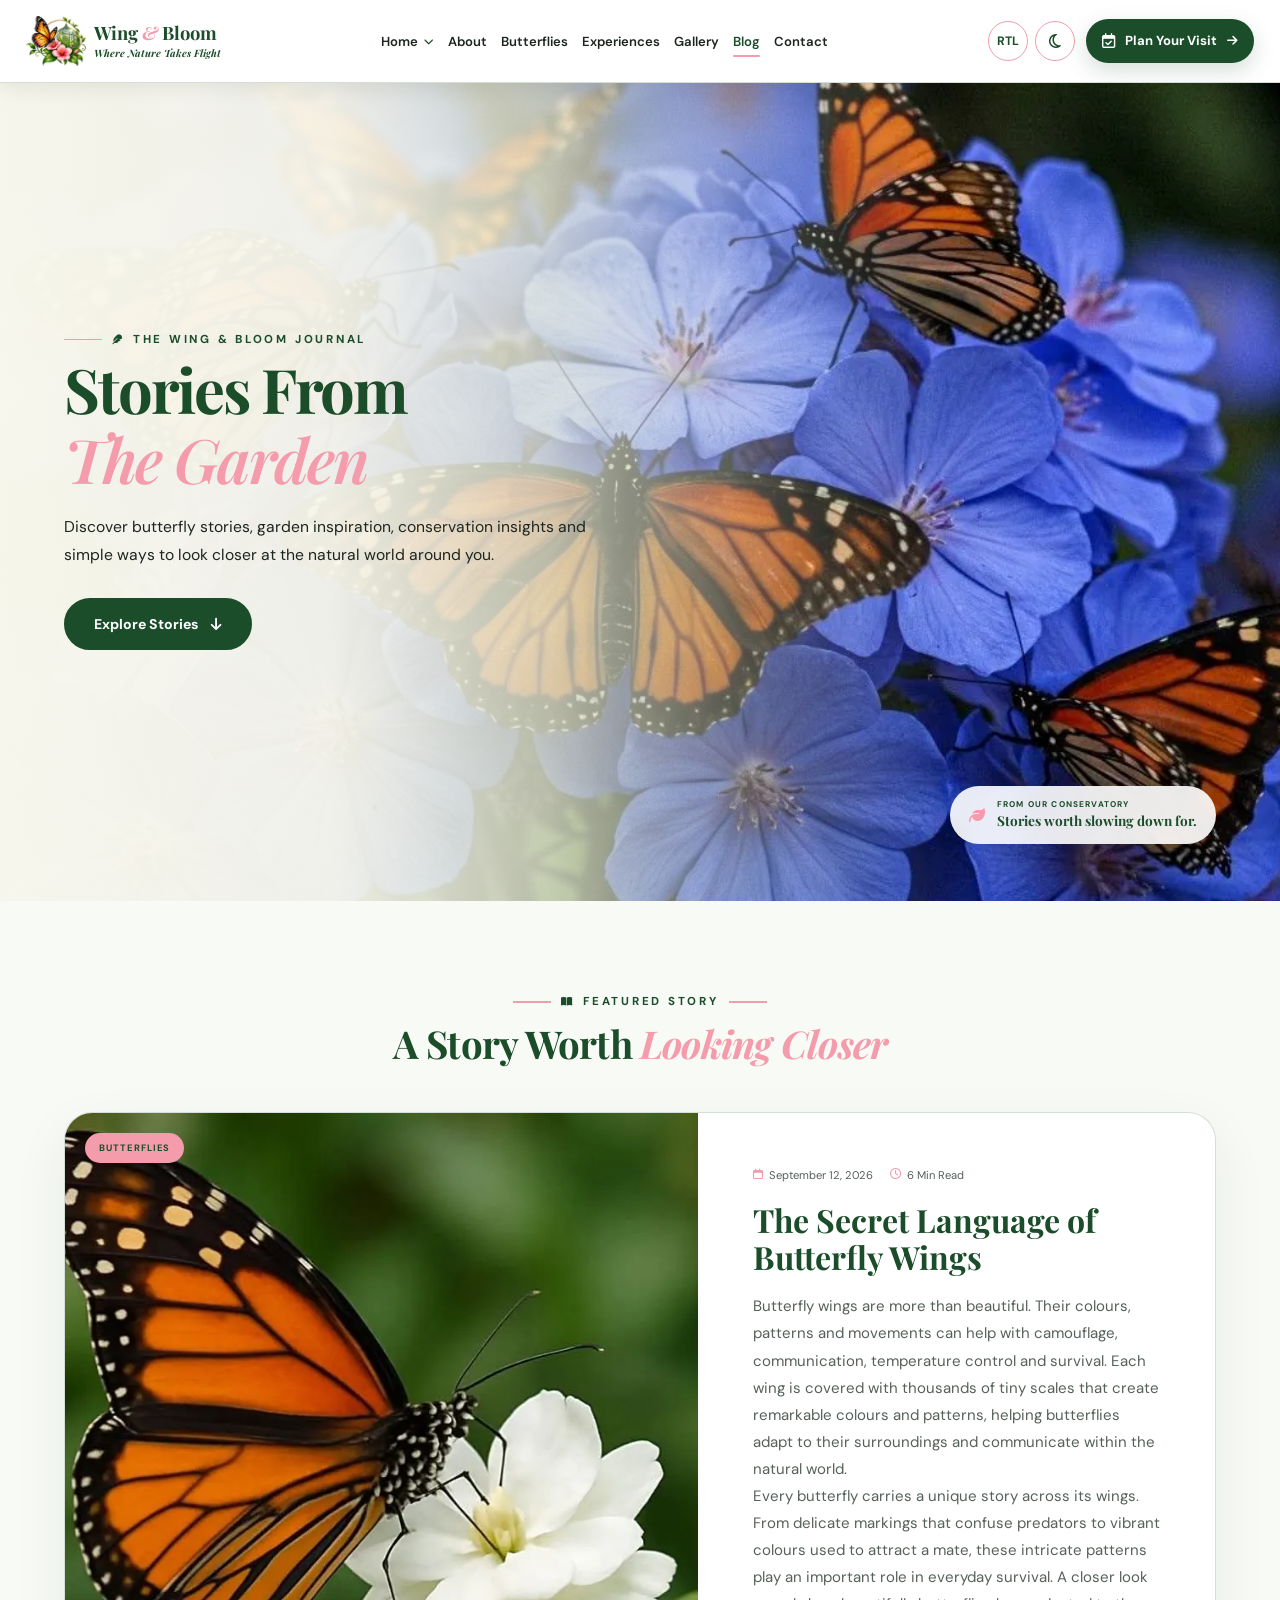
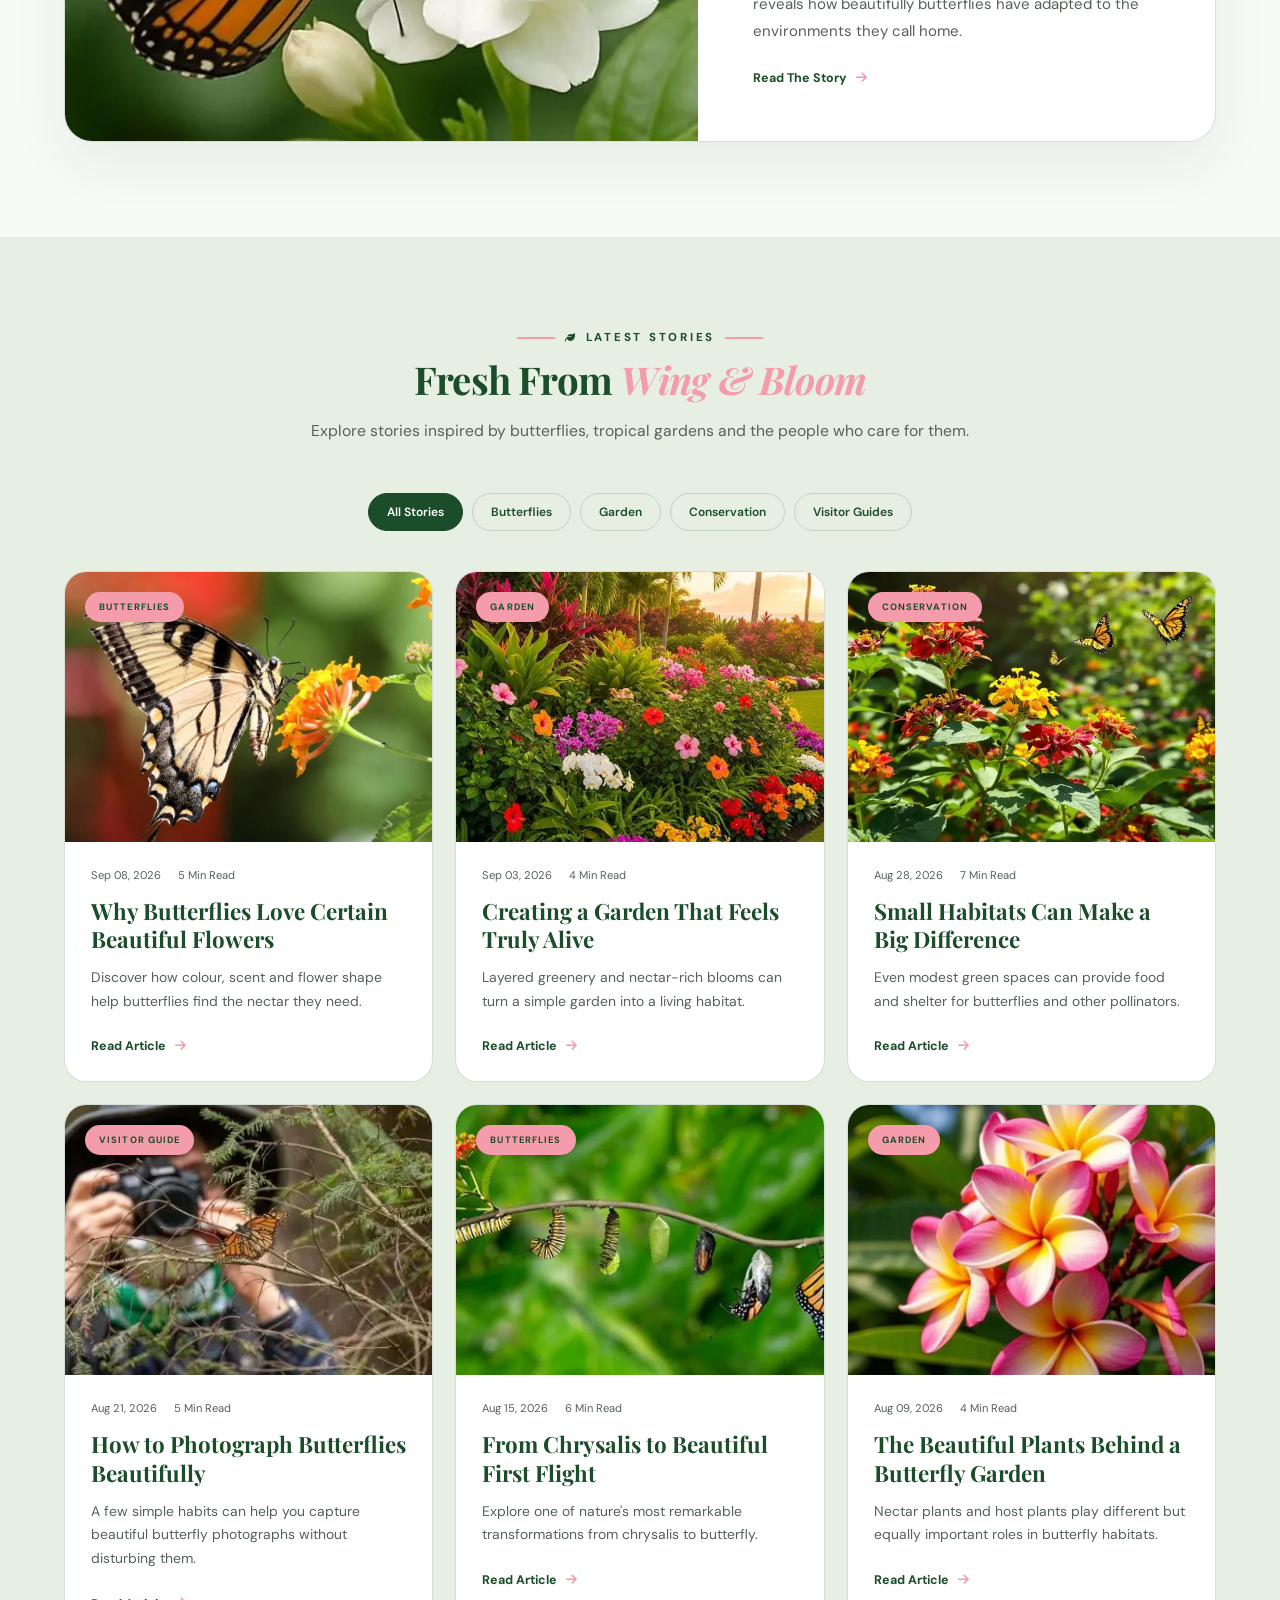
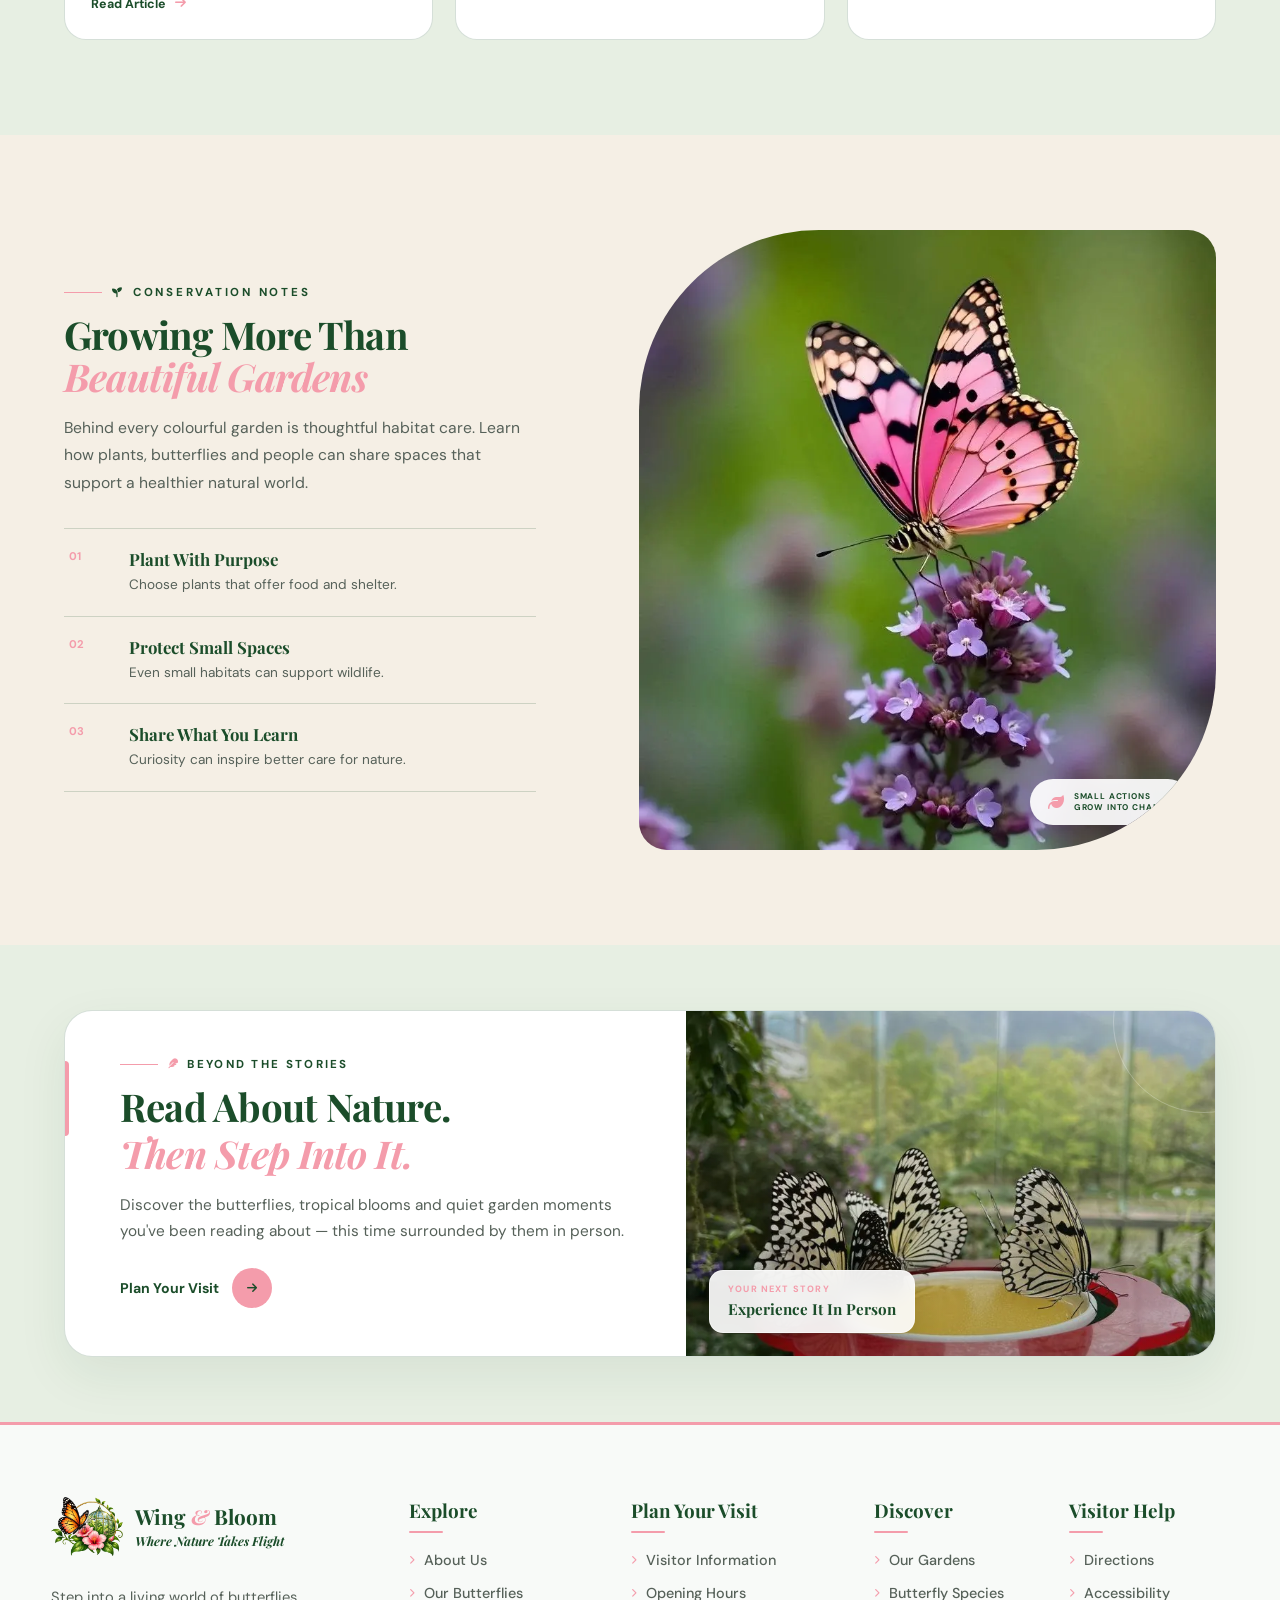
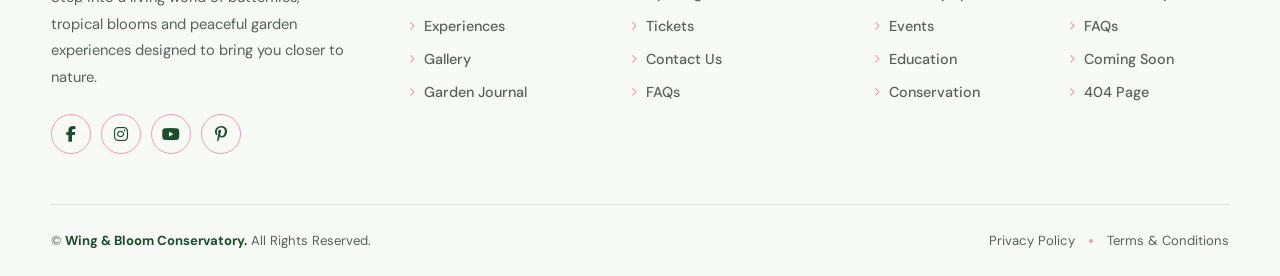
<file: blog.html>
<!DOCTYPE html>
<html lang="en" dir="ltr" data-theme="light">

<head>

    <meta charset="UTF-8">
    <meta name="viewport" content="width=device-width, initial-scale=1.0">

    <title>Wing & Bloom Conservatory</title>
    <link rel="icon" type="image/png" href="images/favicon.png">
 <!-- Google Fonts -->
  
<link rel="preconnect" href="https://fonts.googleapis.com">
<link rel="preconnect" href="https://fonts.gstatic.com" crossorigin>
<link href="https://fonts.googleapis.com/css2?family=DM+Sans:wght@400;500;600;700&family=Playfair+Display:ital,wght@0,500;0,600;0,700;1,600&display=swap" rel="stylesheet">

<!-- Font Awesome -->
<link rel="stylesheet"
      href="https://cdnjs.cloudflare.com/ajax/libs/font-awesome/6.7.2/css/all.min.css">
    <link rel="stylesheet" href="./blog.css">
    <link rel="stylesheet" href="./nav.css">
    <link rel="stylesheet" href="footer.css">

</head>

<body>
    <header class="site-header" id="siteHeader">
    <div class="header-container">

        <!-- BRAND -->
        <a href="index.html" class="brand" aria-label="Wing and Bloom Conservatory Home">
            <img decoding="async" src="./images/logo.webp"
                 alt="Wing & Bloom Conservatory"
                 class="brand-logo">

            <div class="brand-content">
                <span class="brand-name">
                    Wing <span>&</span> Bloom
                </span>
            
                <span class="brand-tagline"><b>Where Nature Takes Flight</b></span>
            </div>
        </a>

        <!-- DESKTOP NAV -->
        <nav class="main-nav" id="mainNav">

            <div class="nav-item has-dropdown">
                <a href="index.html" class="nav-link dropdown-link">
                    Home
                    <i class="fa-solid fa-chevron-down"></i>
                </a>

                <div class="dropdown-menu">
                    <a href="index.html" class="dropdown-item">
                        <span class="dropdown-icon">
                            <i class="fa-solid fa-leaf"></i>
                        </span>
                        <span>
                            <strong>Garden Experience</strong>
                            <small>Classic nature-inspired home</small>
                        </span>
                    </a>

                    <a href="home.html#home2" class="dropdown-item">
                        <span class="dropdown-icon">
                            <i class="fa-solid fa-seedling"></i>
                        </span>
                        <span>
                            <strong>Conservatory Escape</strong>
                            <small>Immersive tropical experience</small>
                        </span>
                    </a>
                </div>
            </div>

            <div class="nav-item">
                <a href="about.html" class="nav-link">About</a>
            </div>

            <div class="nav-item">
                <a href="butterflies.html" class="nav-link">Butterflies</a>
            </div>

            <div class="nav-item">
                <a href="experiences.html" class="nav-link">Experiences</a>
            </div>

            <div class="nav-item">
                <a href="gallery.html" class="nav-link">Gallery</a>
            </div>

            <div class="nav-item">
                <a href="blog.html" class="nav-link active">Blog</a>
            </div>

            <div class="nav-item">
                <a href="contact.html" class="nav-link">Contact</a>
            </div>

            <!-- MOBILE CTA -->
            <a href="book-a-visit.html" class="mobile-cta">
                <i class="fa-regular fa-calendar-check"></i>
                Plan Your Visit
            </a>
        </nav>

        <!-- HEADER ACTIONS -->
        <div class="header-actions">

            <!-- RTL / LTR -->
            <button class="header-tool rtl-btn"
                    id="rtlToggle"
                    type="button"
                    aria-label="Switch text direction">
                <span id="directionText">RTL</span>
            </button>

            <!-- DARK / LIGHT -->
            <button class="header-tool theme-btn"
                    id="themeToggle"
                    type="button"
                    aria-label="Switch theme">
                <i class="fa-regular fa-moon" id="themeIcon"></i>
            </button>

            <!-- PRIMARY CTA -->
            <a href="book-a-visit.html" class="header-cta">
                <i class="fa-regular fa-calendar-check"></i>
                <span>Plan Your Visit</span>
                <i class="fa-solid fa-arrow-right cta-arrow"></i>
            </a>

            <!-- HAMBURGER -->
            <button class="menu-toggle"
                    id="menuToggle"
                    type="button"
                    aria-label="Open navigation"
                    aria-expanded="false">
                <span></span>
                <span></span>
                <span></span>
            </button>

        </div>

    </div>
</header>




<main class="blog-page">

    <!-- =========================
         BLOG HERO
    ========================== -->
    <section class="blog-hero">

        <div class="blog-hero-bg">
            <img fetchpriority="high" decoding="async" src="./images/blog-banner.webp"
                 alt="Butterfly resting among tropical flowers">
        </div>

        <div class="blog-hero-overlay"></div>

        <div class="container blog-hero-container">

            <div class="blog-hero-content">

                <div class="blog-tag">
                    <span class="blog-tag-line"></span>
                    <p>
                        <i class="fa-solid fa-feather"></i>
                        THE WING & BLOOM JOURNAL
                    </p>
                </div>

                <h1>
                    Stories From
                    <span>The Garden</span>
                </h1>

                <p>
                    Discover butterfly stories, garden inspiration,
                    conservation insights and simple ways to look
                    closer at the natural world around you.
                </p>

                <a href="#latest-stories"
                   class="blog-primary-btn">
                    Explore Stories
                    <i class="fa-solid fa-arrow-down"></i>
                </a>

            </div>

        </div>

        <div class="blog-hero-note">
            <i class="fa-solid fa-leaf"></i>

            <div>
                <small>FROM OUR CONSERVATORY</small>
                <strong>Stories worth slowing down for.</strong>
            </div>
        </div>

    </section>


    <!-- =========================
         FEATURED STORY
    ========================== -->
    <section class="featured-blog blog-section-space">

        <div class="container">

            <div class="blog-section-heading blog-reveal">

                <div class="blog-tag blog-center-tag">
                    <span class="blog-tag-line"></span>

                    <p>
                        <i class="fa-solid fa-book-open"></i>
                        FEATURED STORY
                    </p>

                    <span class="blog-tag-line"></span>
                </div>

                <h2 class="blog-section-title">
                    A Story Worth
                    <span>Looking Closer</span>
                </h2>

            </div>


            <article class="featured-blog-card blog-reveal">

                <div class="featured-blog-image">

                    <img loading="lazy" decoding="async" src="./images/featured-blog.webp"
                         alt="Monarch butterfly resting on a flower">

                    <span class="blog-category">
                        BUTTERFLIES
                    </span>

                </div>


                <div class="featured-blog-content">

                    <div class="blog-meta">
                        <span>
                            <i class="fa-regular fa-calendar"></i>
                            September 12, 2026
                        </span>

                        <span>
                            <i class="fa-regular fa-clock"></i>
                            6 Min Read
                        </span>
                    </div>

                    <h3>
                        The Secret Language of Butterfly Wings
                    </h3>

                   <p>
    Butterfly wings are more than beautiful.
    Their colours, patterns and movements can
    help with camouflage, communication,
    temperature control and survival. Each wing
    is covered with thousands of tiny scales that
    create remarkable colours and patterns,
    helping butterflies adapt to their surroundings
    and communicate within the natural world.
</p>


<p>
    Every butterfly carries a unique story across its wings.
    From delicate markings that confuse predators to vibrant
    colours used to attract a mate, these intricate patterns
    play an important role in everyday survival. A closer look
    reveals how beautifully butterflies have adapted to the
    environments they call home.
</p>

                    <a href="blog-details.html?article=wing-language"
                       class="blog-read-link">
                        Read The Story
                        <i class="fa-solid fa-arrow-right"></i>
                    </a>

                </div>

            </article>

        </div>

    </section>


    <!-- =========================
         LATEST STORIES
    ========================== -->
    <section class="latest-blogs blog-section-space"
             id="latest-stories">

        <div class="container">

            <div class="blog-section-heading blog-reveal">

                <div class="blog-tag blog-center-tag">
                    <span class="blog-tag-line"></span>

                    <p>
                        <i class="fa-solid fa-leaf"></i>
                        LATEST STORIES
                    </p>

                    <span class="blog-tag-line"></span>
                </div>

                <h2 class="blog-section-title">
                    Fresh From
                    <span>Wing & Bloom</span>
                </h2>

                <p class="blog-section-text">
                    Explore stories inspired by butterflies,
                    tropical gardens and the people who care for them.
                </p>

            </div>


            <div class="blog-filter-wrap blog-reveal">

                <button class="blog-filter active"
                        data-filter="all">
                    All Stories
                </button>

                <button class="blog-filter"
                        data-filter="butterflies">
                    Butterflies
                </button>

                <button class="blog-filter"
                        data-filter="garden">
                    Garden
                </button>

                <button class="blog-filter"
                        data-filter="conservation">
                    Conservation
                </button>

                <button class="blog-filter"
                        data-filter="visitors">
                    Visitor Guides
                </button>

            </div>


            <div class="blog-grid">

                <article class="blog-card blog-reveal"
                         data-category="butterflies">

                    <a href="blog-details.html?article=wing-language"
                       class="blog-card-image">

                        <img loading="lazy" decoding="async" src="./images/blog-1.webp"
                             alt="Butterfly feeding on nectar">

                        <span>Butterflies</span>

                    </a>

                    <div class="blog-card-content">

                        <div class="blog-meta">
                            <span>Sep 08, 2026</span>
                            <span>5 Min Read</span>
                        </div>

                        <h3>
                            Why Butterflies Love Certain Beautiful Flowers
                        </h3>

                        <p>
                            Discover how colour, scent and flower
                            shape help butterflies find the nectar
                            they need.
                        </p>

                        <a href="blog-details.html?article=butterfly-flowers"
                           class="blog-read-link">
                            Read Article
                            <i class="fa-solid fa-arrow-right"></i>
                        </a>

                    </div>

                </article>


                <article class="blog-card blog-reveal"
                         data-category="garden">

                    <a href="blog-details.html?article=butterfly-flowers"
                       class="blog-card-image">

                        <img loading="lazy" decoding="async" src="./images/blog-2.webp"
                             alt="Tropical flowers in a garden">

                        <span>Garden</span>

                    </a>

                    <div class="blog-card-content">

                        <div class="blog-meta">
                            <span>Sep 03, 2026</span>
                            <span>4 Min Read</span>
                        </div>

                        <h3>
                           Creating a Garden That Feels Truly Alive
                        </h3>

                        <p>
                            Layered greenery and nectar-rich blooms
                            can turn a simple garden into a living
                            habitat.
                        </p>

                        <a href="blog-details.html?article=living-garden"
                           class="blog-read-link">
                            Read Article
                            <i class="fa-solid fa-arrow-right"></i>
                        </a>

                    </div>

                </article>


                <article class="blog-card blog-reveal"
                         data-category="conservation">

                    <a href="blog-details.html?article=living-garden"
                       class="blog-card-image">

                        <img loading="lazy" decoding="async" src="./images/blog-3.webp"
                             alt="Butterfly habitat plants">

                        <span>Conservation</span>

                    </a>

                    <div class="blog-card-content">

                        <div class="blog-meta">
                            <span>Aug 28, 2026</span>
                            <span>7 Min Read</span>
                        </div>

                        <h3>
                            Small Habitats Can Make a Big Difference
                        </h3>

                        <p>
                            Even modest green spaces can provide
                            food and shelter for butterflies and
                            other pollinators.
                        </p>

                        <a href="blog-details.html?article=small-habitats"
                           class="blog-read-link">
                            Read Article
                            <i class="fa-solid fa-arrow-right"></i>
                        </a>

                    </div>

                </article>


                <article class="blog-card blog-reveal"
                         data-category="visitors">

                    <a href="blog-details.html?article=small-habitats"
                       class="blog-card-image">

                        <img loading="lazy" decoding="async" src="./images/blog-4.webp"
                             alt="Visitor photographing butterflies">

                        <span>Visitor Guide</span>

                    </a>

                    <div class="blog-card-content">

                        <div class="blog-meta">
                            <span>Aug 21, 2026</span>
                            <span>5 Min Read</span>
                        </div>

                        <h3>
                            How to Photograph Butterflies Beautifully
                        </h3>

                        <p>
                            A few simple habits can help you capture
                            beautiful butterfly photographs without
                            disturbing them.
                        </p>

                        <a href="blog-details.html?article=photography-tips"
                           class="blog-read-link">
                            Read Article
                            <i class="fa-solid fa-arrow-right"></i>
                        </a>

                    </div>

                </article>


                <article class="blog-card blog-reveal"
                         data-category="butterflies">

                    <a href="blog-details.html?article=photography-tips"
                       class="blog-card-image">

                        <img loading="lazy" decoding="async" src="./images/blog-5.webp"
                             alt="Butterfly emerging from chrysalis">

                        <span>Butterflies</span>

                    </a>

                    <div class="blog-card-content">

                        <div class="blog-meta">
                            <span>Aug 15, 2026</span>
                            <span>6 Min Read</span>
                        </div>

                        <h3>
                            From Chrysalis to Beautiful First Flight
                        </h3>

                        <p>
                            Explore one of nature's most remarkable
                            transformations from chrysalis to
                            butterfly.
                        </p>

                        <a href="blog-details.html?article=chrysalis-flight"
                           class="blog-read-link">
                            Read Article
                            <i class="fa-solid fa-arrow-right"></i>
                        </a>

                    </div>

                </article>


                <article class="blog-card blog-reveal"
                         data-category="garden">

                    <a href="blog-details.html?article=chrysalis-flight"
                       class="blog-card-image">

                        <img loading="lazy" decoding="async" src="./images/blog-6.webp"
                             alt="Tropical leaves and flowers">

                        <span>Garden</span>

                    </a>

                    <div class="blog-card-content">

                        <div class="blog-meta">
                            <span>Aug 09, 2026</span>
                            <span>4 Min Read</span>
                        </div>

                        <h3>
                           The Beautiful Plants Behind a Butterfly Garden
                        </h3>

                        <p>
                            Nectar plants and host plants play
                            different but equally important roles
                            in butterfly habitats.
                        </p>

                        <a href="blog-details.html?article=garden-plants"
                           class="blog-read-link">
                            Read Article
                            <i class="fa-solid fa-arrow-right"></i>
                        </a>

                    </div>

                </article>

            </div>

        </div>

    </section>


    <!-- =========================
         CONSERVATION FEATURE
    ========================== -->
    <section class="journal-feature blog-section-space">

        <div class="container journal-feature-grid">

            <div class="journal-feature-content blog-reveal">

                <div class="blog-tag">
                    <span class="blog-tag-line"></span>

                    <p>
                        <i class="fa-solid fa-seedling"></i>
                        CONSERVATION NOTES
                    </p>
                </div>

                <h2 class="blog-section-title">
                    Growing More Than
                    <span>Beautiful Gardens</span>
                </h2>

                <p class="blog-section-text blog-left-text">
                    Behind every colourful garden is thoughtful
                    habitat care. Learn how plants, butterflies and
                    people can share spaces that support a healthier
                    natural world.
                </p>

                <div class="journal-points">

                    <div>
                        <span>01</span>

                        <p>
                            <strong>Plant With Purpose</strong>
                            Choose plants that offer food and shelter.
                        </p>
                    </div>

                    <div>
                        <span>02</span>

                        <p>
                            <strong>Protect Small Spaces</strong>
                            Even small habitats can support wildlife.
                        </p>
                    </div>

                    <div>
                        <span>03</span>

                        <p>
                            <strong>Share What You Learn</strong>
                            Curiosity can inspire better care for nature.
                        </p>
                    </div>

                </div>

            </div>


            <div class="journal-feature-image blog-reveal">

                <img loading="lazy" decoding="async" src="./images/conservation-feature.webp"
                     alt="Butterfly garden habitat">

                <div class="journal-image-note">
                    <i class="fa-solid fa-leaf"></i>

                    <span>
                        SMALL ACTIONS
                        <strong>GROW INTO CHANGE</strong>
                    </span>
                </div>

            </div>

        </div>

    </section>


    <!-- =========================
         CTA
    ========================== -->
   <!-- =====================================================
     BLOG CTA
===================================================== -->

<section class="blog-cta">

    <div class="container">

        <div class="blog-cta-wrap blog-reveal">

            <!-- LEFT CONTENT -->
            <div class="blog-cta-content">

                <div class="blog-cta-tag">

                    <span class="blog-cta-tag-line"></span>

                    <p>
                        <i class="fa-solid fa-feather"></i>
                        BEYOND THE STORIES
                    </p>

                </div>

                <h2>
                    Read About Nature.
                    <span>Then Step Into It.</span>
                </h2>

                <p>
                    Discover the butterflies, tropical blooms and quiet
                    garden moments you've been reading about — this time
                    surrounded by them in person.
                </p>

                <a href="book-a-visit.html" class="blog-cta-link">

                    Plan Your Visit

                    <span>
                        <i class="fa-solid fa-arrow-right"></i>
                    </span>

                </a>

            </div>


            <!-- RIGHT BACKGROUND IMAGE -->
            <div class="blog-cta-visual">

                <div class="blog-cta-image-label">

                    <small>YOUR NEXT STORY</small>

                    <strong>
                        Experience It In Person
                    </strong>

                </div>

            </div>

        </div>

    </div>

</section>

</main>



























<!-- =========================
     FOOTER START
========================= -->

<footer class="site-footer">

    <!-- Top Accent Line -->
    <div class="footer-top-line"></div>

    <div class="footer-container">

        <div class="footer-main">

            <!-- ================= BRAND ================= -->

            <div class="footer-brand">

                <a href="index.html" class="footer-logo-wrap">

                    <img decoding="async" src="./images/logo.webp"
                         alt="Wing & Bloom Conservatory"
                         class="footer-logo">

                    <div class="footer-brand-content">

                        <span class="footer-brand-name">
                            Wing <span>&</span> Bloom
                        </span>

                        <span class="footer-tagline">
                            Where Nature Takes Flight
                        </span>

                    </div>

                </a>

                <p class="footer-description">
                    Step into a living world of butterflies, tropical blooms
                    and peaceful garden experiences designed to bring you
                    closer to nature.
                </p>

                <div class="footer-socials">

                    <a href="#" class="social-link" aria-label="Facebook">
                        <i class="fa-brands fa-facebook-f"></i>
                    </a>

                    <a href="#" class="social-link" aria-label="Instagram">
                        <i class="fa-brands fa-instagram"></i>
                    </a>

                    <a href="#" class="social-link" aria-label="YouTube">
                        <i class="fa-brands fa-youtube"></i>
                    </a>

                    <a href="#" class="social-link" aria-label="Pinterest">
                        <i class="fa-brands fa-pinterest-p"></i>
                    </a>

                </div>

            </div>


            <!-- ================= EXPLORE ================= -->

            <div class="footer-column">

                <h3 class="footer-title">Explore</h3>

                <ul class="footer-links">

                    <li><a href="about.html"><i class="fa-solid fa-chevron-right"></i>About Us</a></li>

                    <li><a href="butterflies.html"><i class="fa-solid fa-chevron-right"></i>Our Butterflies</a></li>

                    <li><a href="experiences.html"><i class="fa-solid fa-chevron-right"></i>Experiences</a></li>

                    <li><a href="gallery.html"><i class="fa-solid fa-chevron-right"></i>Gallery</a></li>

                    <li><a href="blog.html"><i class="fa-solid fa-chevron-right"></i>Garden Journal</a></li>

                </ul>

            </div>


            <!-- ================= PLAN VISIT ================= -->

            <div class="footer-column">

                <h3 class="footer-title">Plan Your Visit</h3>

                <ul class="footer-links">

                    <li><a href="book-a-visit.html"><i class="fa-solid fa-chevron-right"></i>Visitor Information</a></li>

                    <li><a href="book-a-visit.html#tickets"><i class="fa-solid fa-chevron-right"></i>Opening Hours</a></li>

                    <li><a href="book-a-visit.html#tickets"><i class="fa-solid fa-chevron-right"></i>Tickets</a></li>

                    <li><a href="contact.html"><i class="fa-solid fa-chevron-right"></i>Contact Us</a></li>

                    <li><a href="book-a-visit.html#visit-faq"><i class="fa-solid fa-chevron-right"></i>FAQs</a></li>

                </ul>

            </div>


            <!-- ================= QUICK LINKS ================= -->

            <div class="footer-quick-area">


                <!-- DISCOVER -->

                <div class="footer-quick-column">

                    <h3 class="footer-title">Discover</h3>

                    <ul class="footer-links">

                        <li><a href="home.html#garden"><i class="fa-solid fa-chevron-right"></i>Our Gardens</a></li>

                        <li><a href="butterflies.html#species"><i class="fa-solid fa-chevron-right"></i>Butterfly Species</a></li>

                        <li><a href="experiences.html#our-experiences"><i class="fa-solid fa-chevron-right"></i>Events</a></li>

                        <li><a href="experiences.html#group-experiences"><i class="fa-solid fa-chevron-right"></i>Education</a></li>

                        <li><a href="about.html#our-story"><i class="fa-solid fa-chevron-right"></i>Conservation</a></li>

                    </ul>

                </div>


                <!-- VISITOR HELP -->

              <!-- VISITOR HELP -->
<div class="footer-quick-column">

    <h3 class="footer-title">Visitor Help</h3>

    <ul class="footer-links">

        <li>
            <a href="book-a-visit.html#getting-here">
                <i class="fa-solid fa-chevron-right"></i>
                Directions
            </a>
        </li>

        <li>
            <a href="book-a-visit.html#quick-facts">
                <i class="fa-solid fa-chevron-right"></i>
                Accessibility
            </a>
        </li>

        <li>
            <a href="book-a-visit.html#visit-faq">
                <i class="fa-solid fa-chevron-right"></i>
                FAQs
            </a>
        </li>

        <li>
            <a href="coming-soon.html">
                <i class="fa-solid fa-chevron-right"></i>
                Coming Soon
            </a>
        </li>

        <li>
            <a href="404.html">
                <i class="fa-solid fa-chevron-right"></i>
                404 Page
            </a>
        </li>

    </ul>

</div>

            </div>

        </div>


        <!-- ================= BOTTOM ================= -->

        <div class="footer-bottom">

            <p>
                © <span id="currentYear"></span>
                <strong>Wing & Bloom Conservatory.</strong>
                All Rights Reserved.
            </p>

            <div class="footer-bottom-links">

                <a href="privacy-policy.html">Privacy Policy</a>

                <span></span>

                <a href="terms-conditions.html">Terms & Conditions</a>

            </div>

        </div>

    </div>

</footer>

<script src="./nav.js"></script>
<script src="./blog.js"></script>
</body>

</html>
</file>
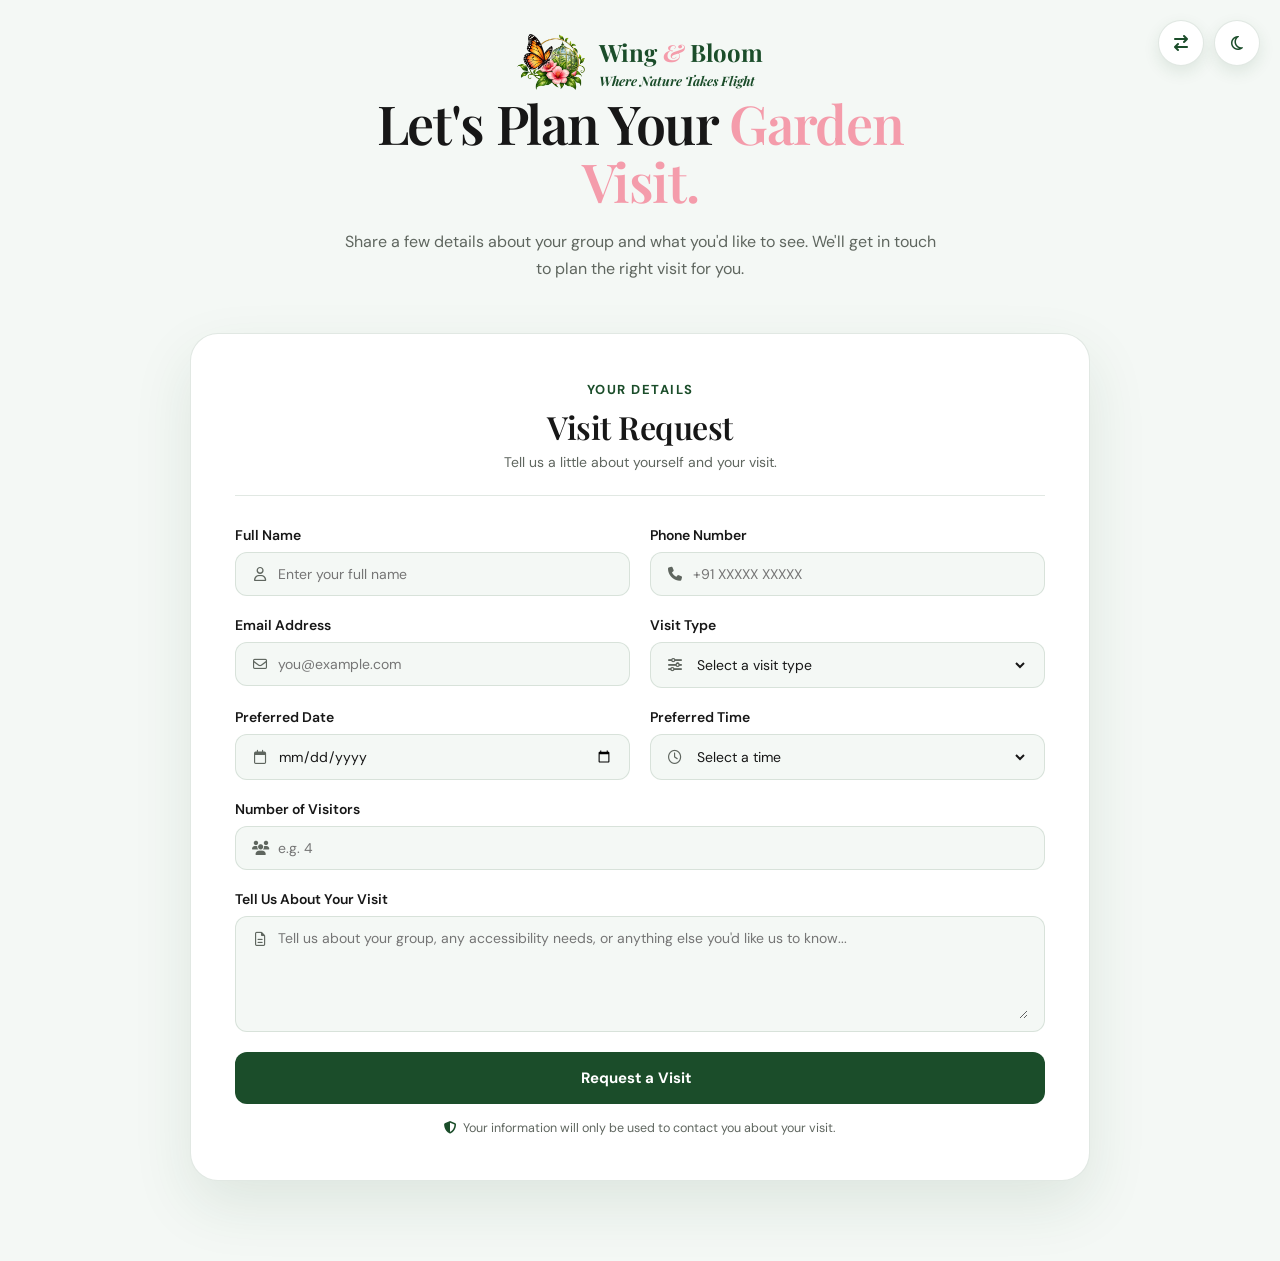
<file: book-a-visit.html>
<!DOCTYPE html>
<html lang="en" dir="ltr">
<head>
<meta charset="UTF-8">
<meta name="viewport" content="width=device-width, initial-scale=1.0">
<title>Book a Visit — Wing & Bloom</title>
    <link rel="icon" type="image/png" href="images/favicon.png">
<link rel="stylesheet" href="book-a-visit.css">
<link rel="stylesheet" href="https://cdnjs.cloudflare.com/ajax/libs/font-awesome/6.5.1/css/all.min.css">
</head>
<body>

<!-- ============================================================
     HEADER — logo + brand name + tagline, toggles top-right
============================================================ -->
<header class="visit-header">

    <div class="header-toggles">
        <button class="icon-btn" id="rtlToggle" aria-label="Toggle text direction">
            <i class="fa-solid fa-arrow-right-arrow-left"></i>
        </button>
        <button class="icon-btn" id="themeToggle" aria-label="Toggle dark mode">
            <i class="fa-regular fa-moon" id="themeIcon"></i>
        </button>
    </div>

  <a href="index.html" class="brand">
    <img decoding="async" src="images/logo.webp" alt="Wing & Bloom logo" class="brand-logo">

    <div class="brand-text">
        <span class="brand-name">
            Wing <em>&amp;</em> Bloom
        </span>

        <span class="brand-tagline">
            Where Nature Takes Flight
        </span>
    </div>
</a>

</header>

<main class="visit-page">

    <!-- ========================================================
         HERO
    ======================================================== -->
    <section class="visit-hero">
      
        <h1>Let's Plan Your <span>Garden Visit.</span></h1>
        <p>Share a few details about your group and what you'd like to see. We'll get in touch to plan the right visit for you.</p>
    </section>

    <!-- ========================================================
         VISIT REQUEST FORM
    ======================================================== -->
    <section class="visit-form-card">

        <div class="form-card-head">
            <span class="eyebrow">Your Details</span>
            <h2>Visit Request</h2>
            <p>Tell us a little about yourself and your visit.</p>
        </div>

        <hr>

        <form class="visit-form">

            <div class="form-row">
                <div class="form-field">
                    <label for="fullName">Full Name</label>
                    <div class="input-wrap">
                        <i class="fa-regular fa-user"></i>
                        <input type="text" id="fullName" placeholder="Enter your full name">
                    </div>
                </div>
                <div class="form-field">
                    <label for="phone">Phone Number</label>
                    <div class="input-wrap">
                        <i class="fa-solid fa-phone"></i>
                        <input type="tel" id="phone" placeholder="+91 XXXXX XXXXX">
                    </div>
                </div>
            </div>

            <div class="form-row">
                <div class="form-field">
                    <label for="email">Email Address</label>
                    <div class="input-wrap">
                        <i class="fa-regular fa-envelope"></i>
                        <input type="email" id="email" placeholder="you@example.com">
                    </div>
                </div>
                <div class="form-field">
                    <label for="visitType">Visit Type</label>
                    <div class="input-wrap">
                        <i class="fa-solid fa-sliders"></i>
                        <select id="visitType">
                            <option value="" selected disabled>Select a visit type</option>
                            <option>General Visit</option>
                            <option>School Field Trip</option>
                            <option>Group Visit</option>
                            <option>Photography Session</option>
                        </select>
                    </div>
                </div>
            </div>

            <div class="form-row">
                <div class="form-field">
                    <label for="date">Preferred Date</label>
                    <div class="input-wrap">
                        <i class="fa-regular fa-calendar"></i>
                        <input type="date" id="date">
                    </div>
                </div>
                <div class="form-field">
                    <label for="time">Preferred Time</label>
                    <div class="input-wrap">
                        <i class="fa-regular fa-clock"></i>
                        <select id="time">
                            <option value="" selected disabled>Select a time</option>
                            <option>9:00 AM – 11:00 AM</option>
                            <option>11:00 AM – 1:00 PM</option>
                            <option>1:00 PM – 3:00 PM</option>
                            <option>3:00 PM – 5:00 PM</option>
                        </select>
                    </div>
                </div>
            </div>

            <div class="form-field form-field--full">
                <label for="visitors">Number of Visitors</label>
                <div class="input-wrap">
                    <i class="fa-solid fa-users"></i>
                    <input type="number" id="visitors" min="1" placeholder="e.g. 4">
                </div>
            </div>

            <div class="form-field form-field--full">
                <label for="message">Tell Us About Your Visit</label>
                <div class="input-wrap input-wrap--textarea">
                    <i class="fa-regular fa-file-lines"></i>
                    <textarea id="message" rows="4" placeholder="Tell us about your group, any accessibility needs, or anything else you'd like us to know..."></textarea>
                </div>
            </div>

            <button type="submit" class="btn-submit">
                Request a Visit <i class="fa-solid fa-arrow-up-right"></i>
            </button>

            <p class="form-note">
                <i class="fa-solid fa-shield-halved"></i>
                Your information will only be used to contact you about your visit.
            </p>

        </form>

    </section>

</main>

<script src="book-a-visit.js"></script>
</body>
</html>
</file>
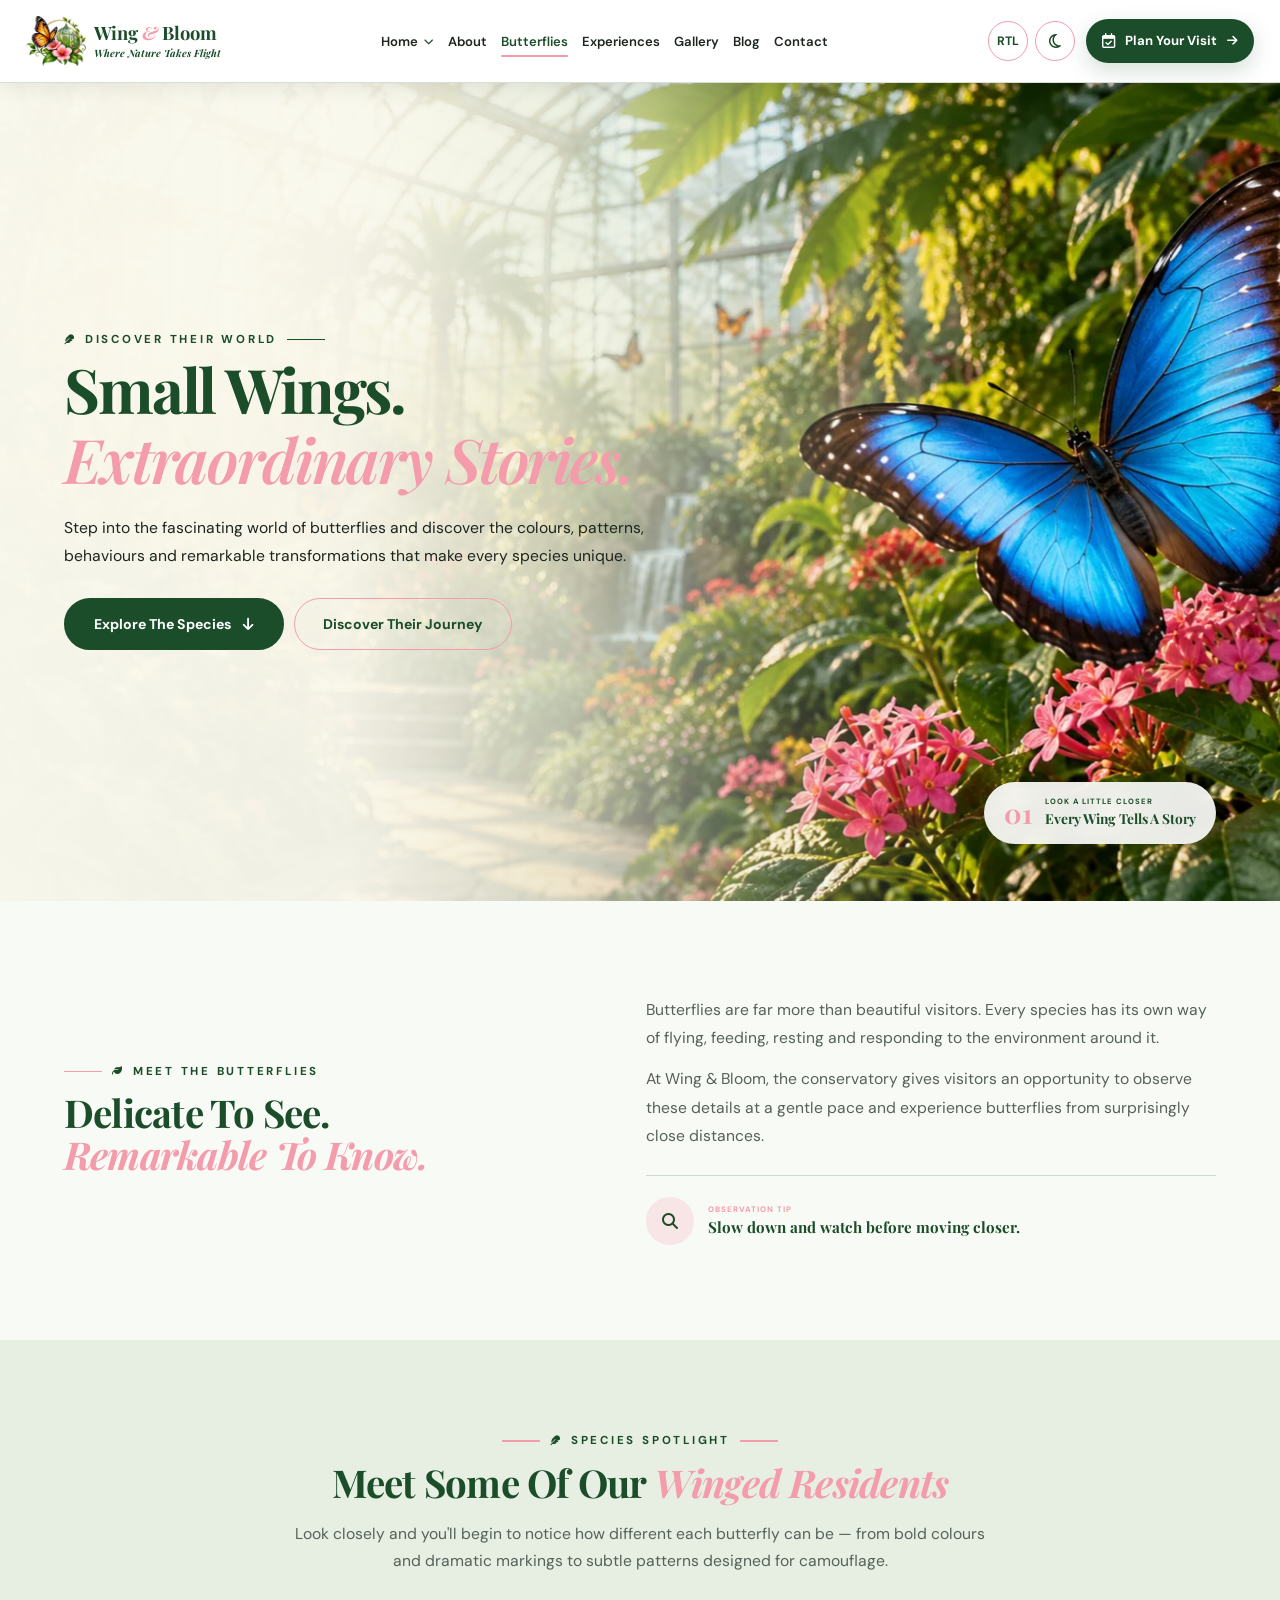
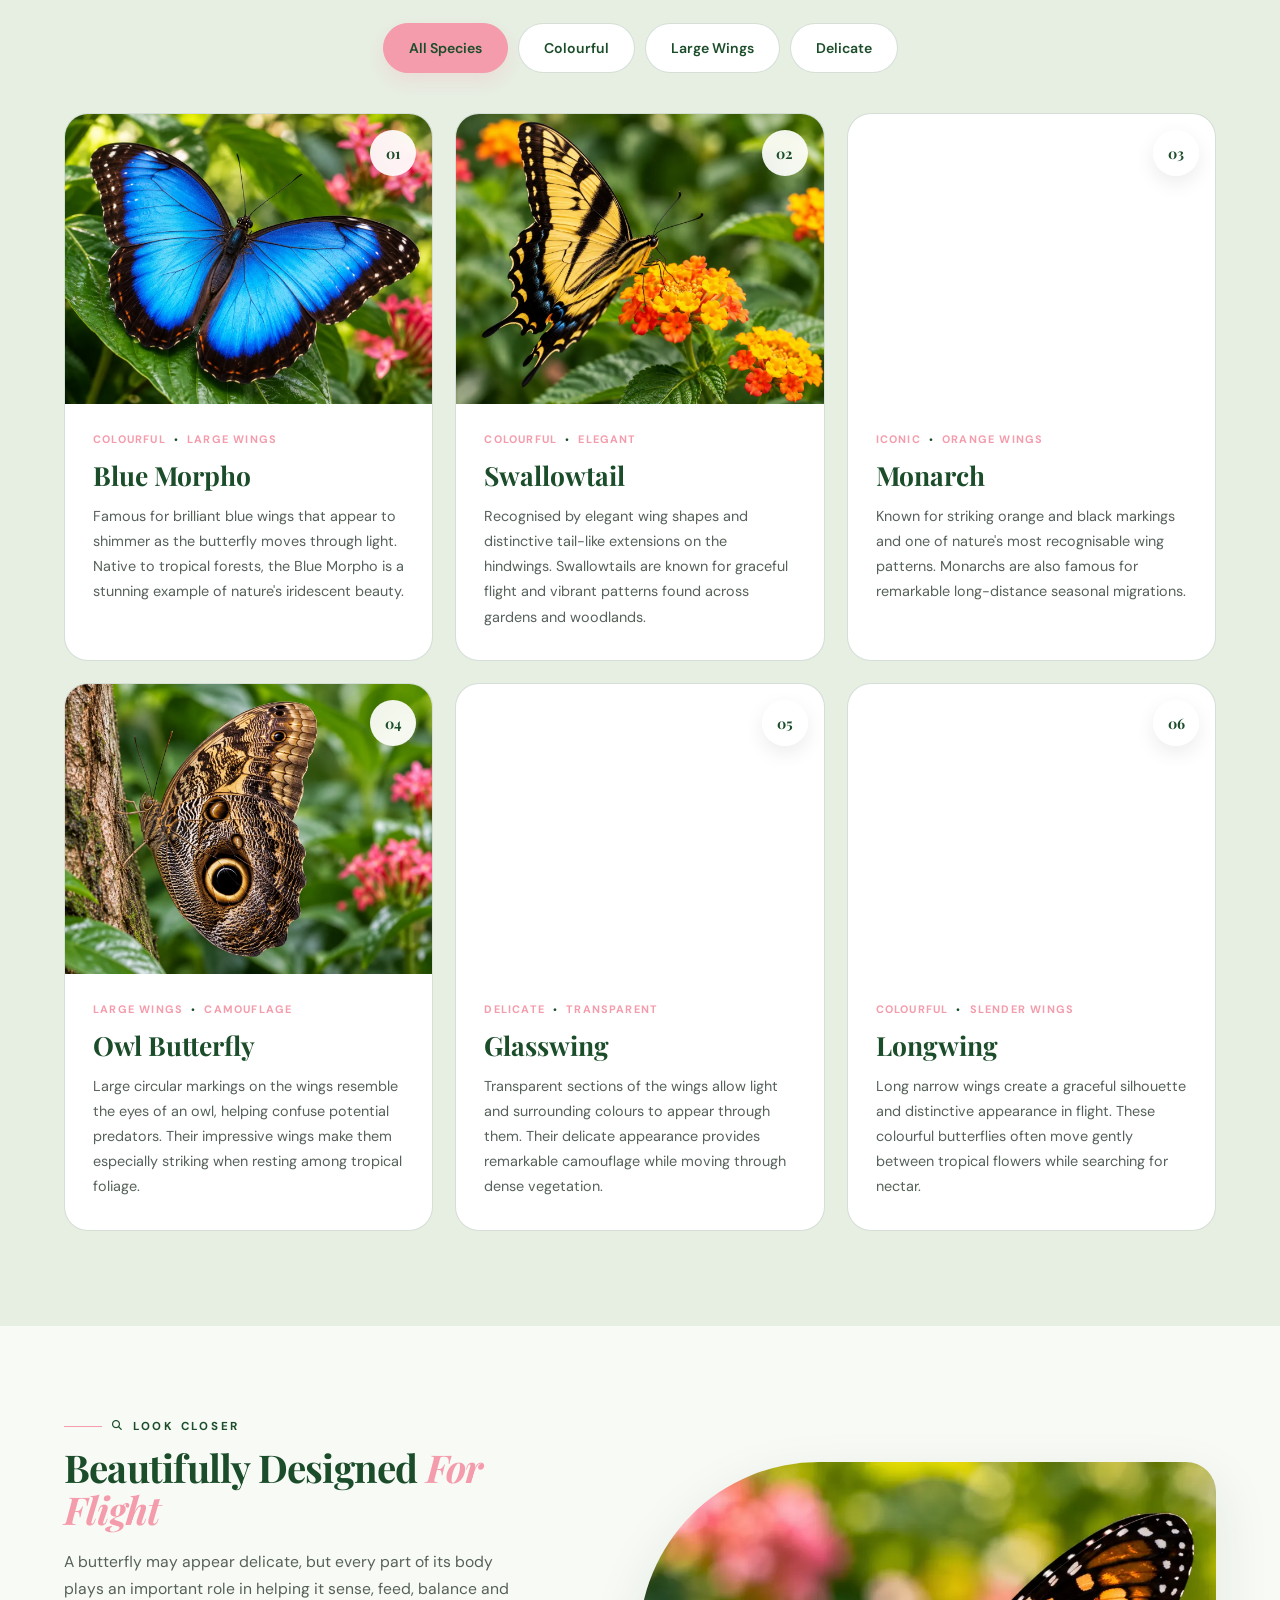
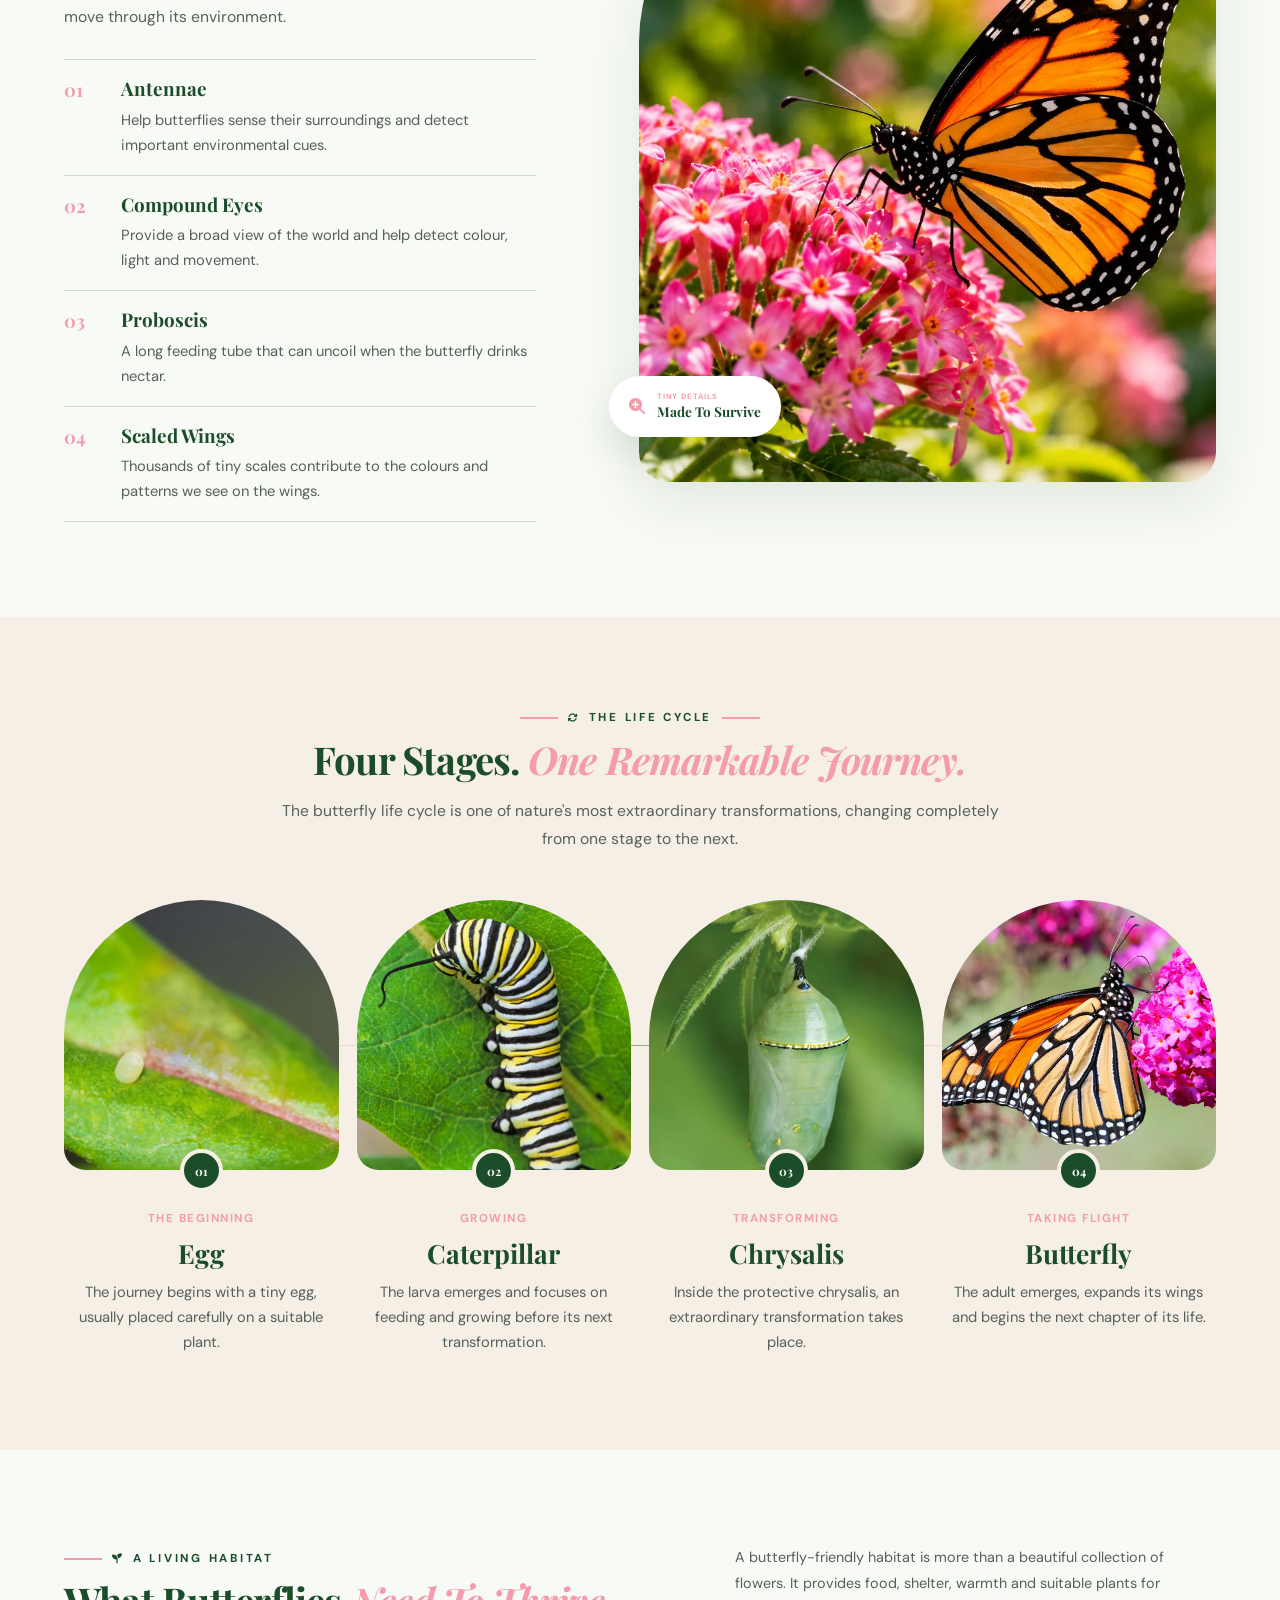
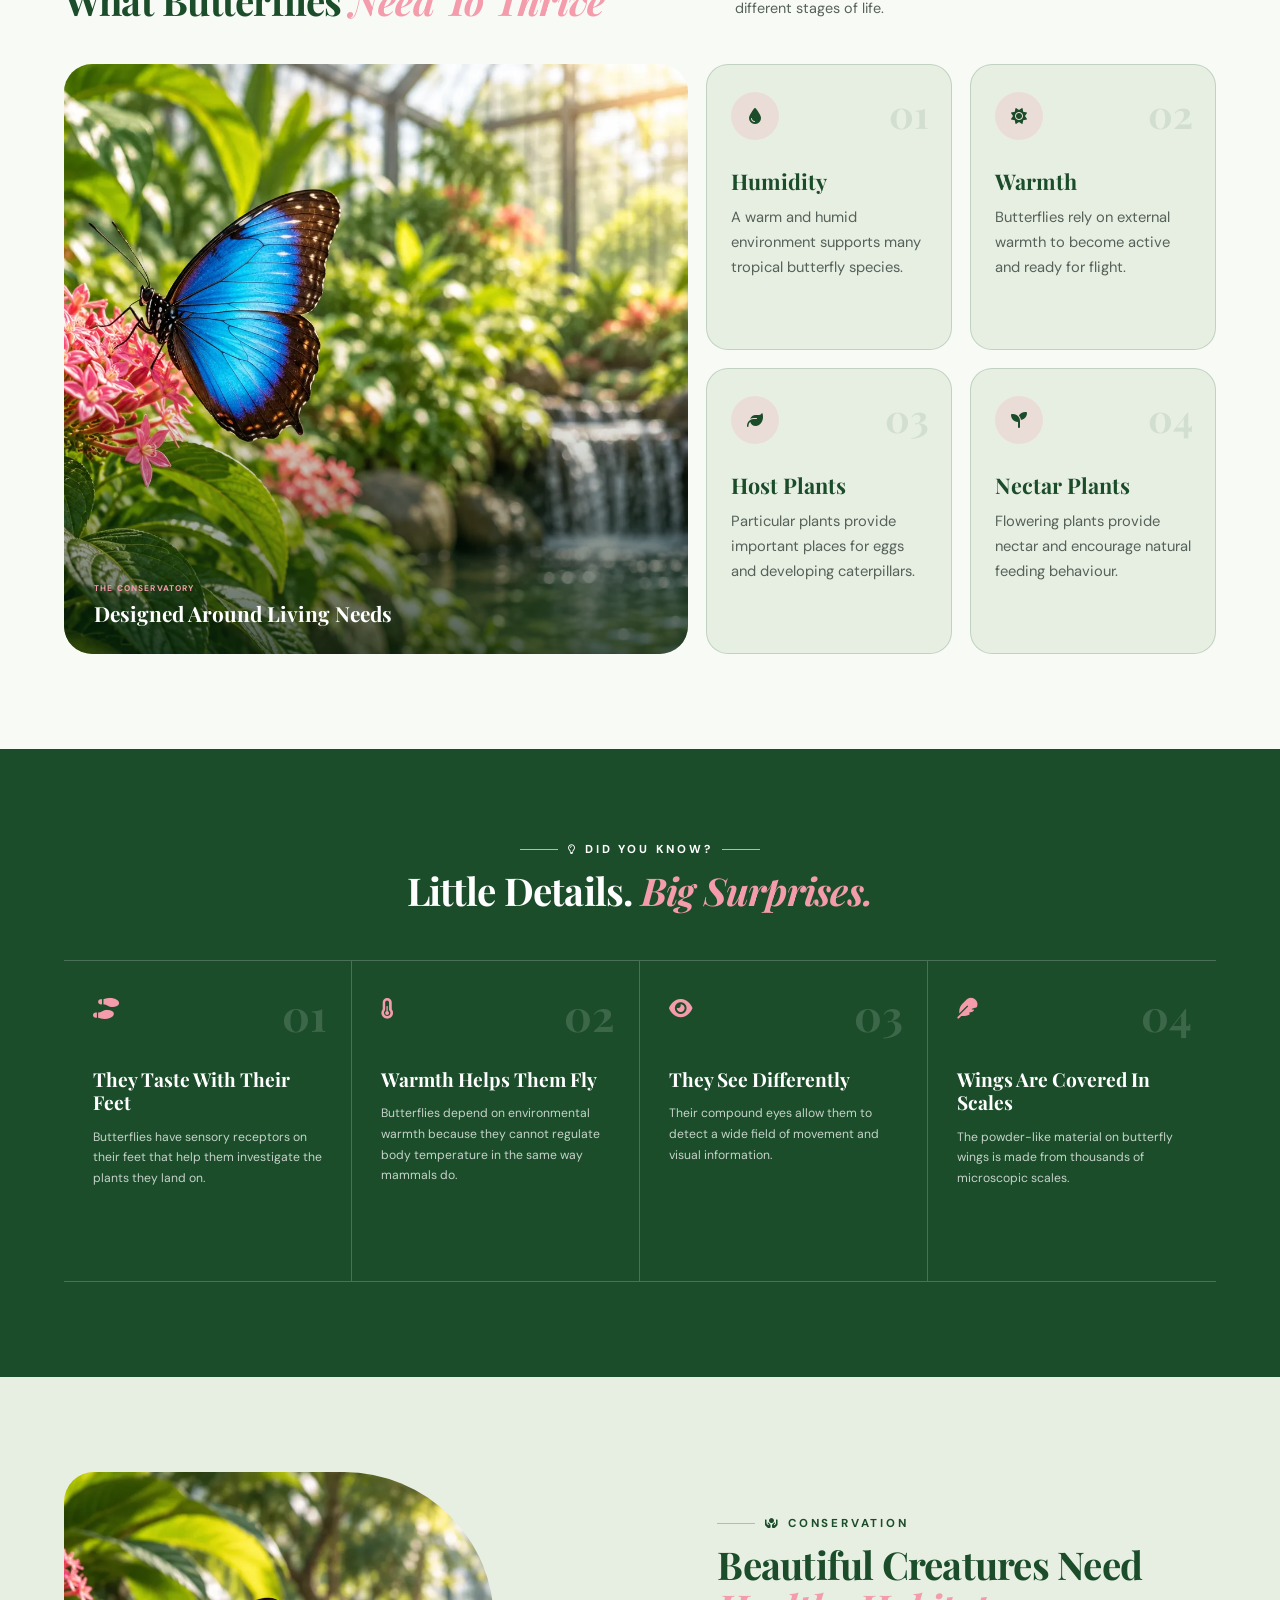
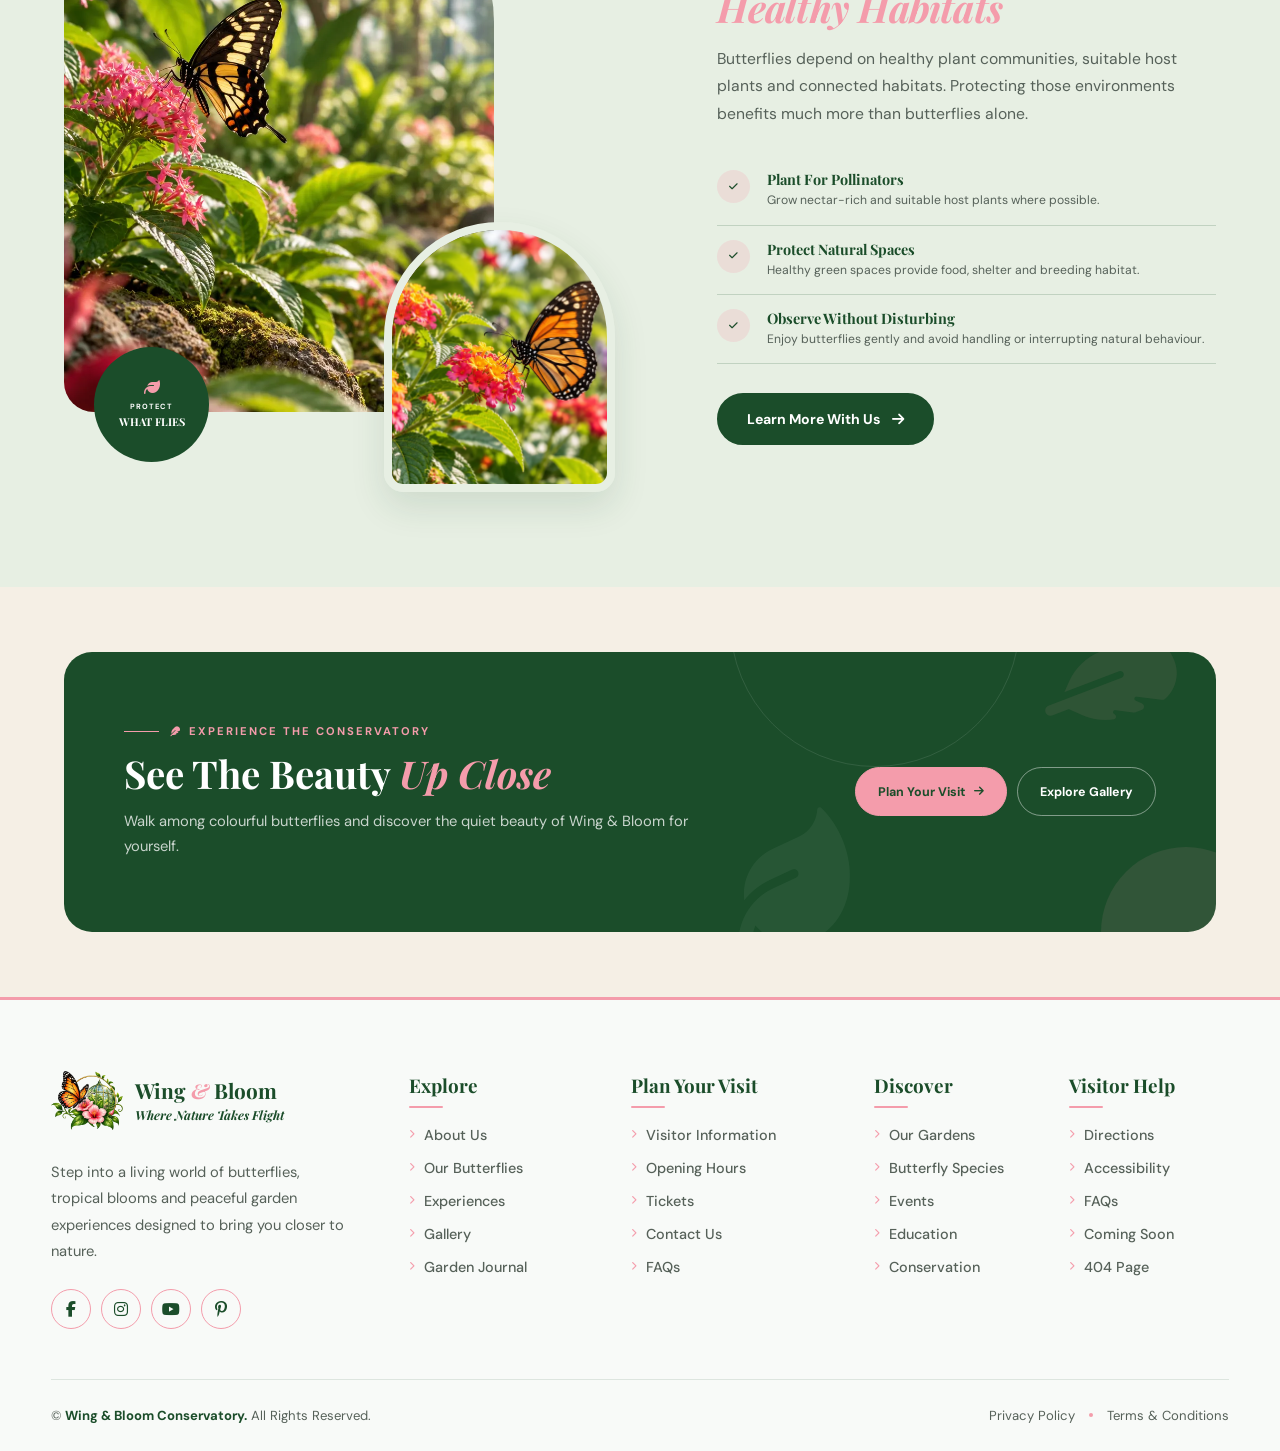
<file: butterflies.html>
<!DOCTYPE html>
<html lang="en" dir="ltr" data-theme="light">

<head>

    <meta charset="UTF-8">
    <meta name="viewport" content="width=device-width, initial-scale=1.0">

    <title>Wing & Bloom Conservatory</title>
    <link rel="icon" type="image/png" href="images/favicon.png">
 <!-- Google Fonts -->
  
<link rel="preconnect" href="https://fonts.googleapis.com">
<link rel="preconnect" href="https://fonts.gstatic.com" crossorigin>
<link href="https://fonts.googleapis.com/css2?family=DM+Sans:wght@400;500;600;700&family=Playfair+Display:ital,wght@0,500;0,600;0,700;1,600&display=swap" rel="stylesheet">

<!-- Font Awesome -->
<link rel="stylesheet"
      href="https://cdnjs.cloudflare.com/ajax/libs/font-awesome/6.7.2/css/all.min.css">
    <link rel="stylesheet" href="./butterflies.css">
    <link rel="stylesheet" href="./nav.css">
    <link rel="stylesheet" href="footer.css">

</head>

<body>
    <header class="site-header" id="siteHeader">
    <div class="header-container">

        <!-- BRAND -->
        <a href="index.html" class="brand" aria-label="Wing and Bloom Conservatory Home">
            <img decoding="async" src="./images/logo.webp"
                 alt="Wing & Bloom Conservatory"
                 class="brand-logo">

            <div class="brand-content">
                <span class="brand-name">
                    Wing <span>&</span> Bloom
                </span>
            
                <span class="brand-tagline"><b>Where Nature Takes Flight</b></span>
            </div>
        </a>

        <!-- DESKTOP NAV -->
        <nav class="main-nav" id="mainNav">

            <div class="nav-item has-dropdown">
                <a href="index.html" class="nav-link dropdown-link">
                    Home
                    <i class="fa-solid fa-chevron-down"></i>
                </a>

                <div class="dropdown-menu">
                    <a href="index.html" class="dropdown-item">
                        <span class="dropdown-icon">
                            <i class="fa-solid fa-leaf"></i>
                        </span>
                        <span>
                            <strong>Garden Experience</strong>
                            <small>Classic nature-inspired home</small>
                        </span>
                    </a>

                    <a href="home.html#home2" class="dropdown-item">
                        <span class="dropdown-icon">
                            <i class="fa-solid fa-seedling"></i>
                        </span>
                        <span>
                            <strong>Conservatory Escape</strong>
                            <small>Immersive tropical experience</small>
                        </span>
                    </a>
                </div>
            </div>

            <div class="nav-item">
                <a href="about.html" class="nav-link">About</a>
            </div>

            <div class="nav-item">
                <a href="butterflies.html" class="nav-link active">Butterflies</a>
            </div>

            <div class="nav-item">
                <a href="experiences.html" class="nav-link">Experiences</a>
            </div>

            <div class="nav-item">
                <a href="gallery.html" class="nav-link">Gallery</a>
            </div>

            <div class="nav-item">
                <a href="blog.html" class="nav-link">Blog</a>
            </div>

            <div class="nav-item">
                <a href="contact.html" class="nav-link">Contact</a>
            </div>

            <!-- MOBILE CTA -->
            <a href="book-a-visit.html" class="mobile-cta">
                <i class="fa-regular fa-calendar-check"></i>
                Plan Your Visit
            </a>
        </nav>

        <!-- HEADER ACTIONS -->
        <div class="header-actions">

            <!-- RTL / LTR -->
            <button class="header-tool rtl-btn"
                    id="rtlToggle"
                    type="button"
                    aria-label="Switch text direction">
                <span id="directionText">RTL</span>
            </button>

            <!-- DARK / LIGHT -->
            <button class="header-tool theme-btn"
                    id="themeToggle"
                    type="button"
                    aria-label="Switch theme">
                <i class="fa-regular fa-moon" id="themeIcon"></i>
            </button>

            <!-- PRIMARY CTA -->
            <a href="book-a-visit.html" class="header-cta">
                <i class="fa-regular fa-calendar-check"></i>
                <span>Plan Your Visit</span>
                <i class="fa-solid fa-arrow-right cta-arrow"></i>
            </a>

            <!-- HAMBURGER -->
            <button class="menu-toggle"
                    id="menuToggle"
                    type="button"
                    aria-label="Open navigation"
                    aria-expanded="false">
                <span></span>
                <span></span>
                <span></span>
            </button>

        </div>

    </div>
</header>








<main class="butterflies-page">

    <!-- =====================================================
         01. HERO
    ====================================================== -->
    <section class="bf-hero">

        <div class="bf-hero-image">
            <img fetchpriority="high" decoding="async" src="./images/butterflies-hero.webp"
                 alt="Colourful butterfly inside Wing and Bloom Conservatory">
        </div>

        <div class="bf-hero-overlay"></div>

        <div class="container bf-hero-container">

            <div class="bf-hero-content">

                <div class="bf-tag">
                

                    <p>
                        <i class="fa-solid fa-feather"></i>
                        DISCOVER THEIR WORLD
                    </p>
                        <span class="bf-tag-line"></span>
                </div>

                <h1>
                    Small Wings.
                    <span>Extraordinary Stories.</span>
                </h1>

                <p>
                    Step into the fascinating world of butterflies and
                    discover the colours, patterns, behaviours and remarkable
                    transformations that make every species unique.
                </p>

                <div class="bf-hero-actions">

                    <a href="#species"
                       class="bf-primary-btn">

                        Explore The Species
                        <i class="fa-solid fa-arrow-down"></i>

                    </a>

                    <a href="#life-cycle"
                       class="bf-outline-btn">

                        Discover Their Journey

                    </a>

                </div>

            </div>

        </div>


        <div class="bf-hero-fact">

            <span>01</span>

            <div>
                <small>LOOK A LITTLE CLOSER</small>
                <strong>Every Wing Tells A Story</strong>
            </div>

        </div>

    </section>


    <!-- =====================================================
         02. INTRODUCTION
    ====================================================== -->
    <section class="bf-intro bf-section-space">

        <div class="container bf-intro-grid">

            <div class="bf-intro-heading bf-reveal">

                <div class="bf-tag">

                    <span class="bf-tag-line"></span>

                    <p>
                        <i class="fa-solid fa-leaf"></i>
                        MEET THE BUTTERFLIES
                    </p>

                </div>

                <h2 class="bf-section-title">
                    Delicate To See.
                    <span>Remarkable To Know.</span>
                </h2>

            </div>


            <div class="bf-intro-content bf-reveal">

                <p>
                    Butterflies are far more than beautiful visitors.
                    Every species has its own way of flying, feeding,
                    resting and responding to the environment around it.
                </p>

                <p>
                    At Wing &amp; Bloom, the conservatory gives visitors
                    an opportunity to observe these details at a gentle
                    pace and experience butterflies from surprisingly
                    close distances.
                </p>


                <div class="bf-intro-note">

                    <div class="bf-intro-note-icon">
                        <i class="fa-solid fa-magnifying-glass"></i>
                    </div>

                    <div>
                        <small>OBSERVATION TIP</small>

                        <strong>
                            Slow down and watch before moving closer.
                        </strong>
                    </div>

                </div>

            </div>

        </div>

    </section>


    <!-- =====================================================
         03. SPECIES COLLECTION
    ====================================================== -->
    <section class="bf-species bf-section-space"
             id="species">

        <div class="container">

            <div class="bf-section-heading bf-reveal">

                <div class="bf-tag bf-center-tag">

                    <span class="bf-tag-line"></span>

                    <p>
                        <i class="fa-solid fa-feather"></i>
                        SPECIES SPOTLIGHT
                    </p>

                    <span class="bf-tag-line"></span>

                </div>

                <h2 class="bf-section-title">
                    Meet Some Of Our
                    <span>Winged Residents</span>
                </h2>

                <p class="bf-section-text">
                    Look closely and you'll begin to notice how different
                    each butterfly can be — from bold colours and dramatic
                    markings to subtle patterns designed for camouflage.
                </p>

            </div>


            <!-- FILTERS -->

            <div class="bf-species-filters bf-reveal">

                <button class="bf-filter-btn active"
                        data-filter="all">
                    All Species
                </button>

                <button class="bf-filter-btn"
                        data-filter="colourful">
                    Colourful
                </button>

                <button class="bf-filter-btn"
                        data-filter="large">
                    Large Wings
                </button>

                <button class="bf-filter-btn"
                        data-filter="delicate">
                    Delicate
                </button>

            </div>


            <!-- SPECIES GRID -->

            <div class="bf-species-grid">


                <!-- 01 -->
                <article class="bf-species-card bf-reveal"
                         data-category="colourful large">

                    <div class="bf-species-image">

                        <img loading="lazy" decoding="async" src="./images/species-blue-morpho.webp"
                             alt="Blue Morpho butterfly">

                        <span class="bf-species-number">
                            01
                        </span>

                    </div>

                    <div class="bf-species-content">

                        <div class="bf-species-meta">
                            <span>COLOURFUL</span>
                            <span>LARGE WINGS</span>
                        </div>

                        <h3>Blue Morpho</h3>

                     <p>
    Famous for brilliant blue wings that appear to shimmer as the
    butterfly moves through light. Native to tropical forests, the
    Blue Morpho is a stunning example of nature's iridescent beauty.
</p>


                    </div>

                </article>


                <!-- 02 -->
                <article class="bf-species-card bf-reveal"
                         data-category="colourful">

                    <div class="bf-species-image">

                        <img loading="lazy" decoding="async" src="./images/species-swallowtail.webp"
                             alt="Swallowtail butterfly">

                        <span class="bf-species-number">
                            02
                        </span>

                    </div>

                    <div class="bf-species-content">

                        <div class="bf-species-meta">
                            <span>COLOURFUL</span>
                            <span>ELEGANT</span>
                        </div>

                        <h3>Swallowtail</h3>

                      <p>
    Recognised by elegant wing shapes and distinctive tail-like
    extensions on the hindwings. Swallowtails are known for graceful
    flight and vibrant patterns found across gardens and woodlands.
</p>

                        

                    </div>

                </article>


                <!-- 03 -->
                <article class="bf-species-card bf-reveal"
                         data-category="colourful delicate">

                    <div class="bf-species-image">

                        <img loading="lazy" decoding="async" src="./images/species-monarch.webp"
                             alt="Monarch butterfly">

                        <span class="bf-species-number">
                            03
                        </span>

                    </div>

                    <div class="bf-species-content">

                        <div class="bf-species-meta">
                            <span>ICONIC</span>
                            <span>ORANGE WINGS</span>
                        </div>

                        <h3>Monarch</h3>

                        <p>
    Known for striking orange and black markings and one of nature's
    most recognisable wing patterns. Monarchs are also famous for
    remarkable long-distance seasonal migrations.
</p>


                    </div>

                </article>


                <!-- 04 -->
                <article class="bf-species-card bf-reveal"
                         data-category="large">

                    <div class="bf-species-image">

                        <img loading="lazy" decoding="async" src="./images/species-owl.webp"
                             alt="Owl butterfly">

                        <span class="bf-species-number">
                            04
                        </span>

                    </div>

                    <div class="bf-species-content">

                        <div class="bf-species-meta">
                            <span>LARGE WINGS</span>
                            <span>CAMOUFLAGE</span>
                        </div>

                        <h3>Owl Butterfly</h3>

                       <p>
    Large circular markings on the wings resemble the eyes of an owl,
    helping confuse potential predators. Their impressive wings make
    them especially striking when resting among tropical foliage.
</p>



                    </div>

                </article>


                <!-- 05 -->
                <article class="bf-species-card bf-reveal"
                         data-category="delicate">

                    <div class="bf-species-image">

                        <img loading="lazy" decoding="async" src="./images/species-glasswing.webp"
                             alt="Glasswing butterfly">

                        <span class="bf-species-number">
                            05
                        </span>

                    </div>

                    <div class="bf-species-content">

                        <div class="bf-species-meta">
                            <span>DELICATE</span>
                            <span>TRANSPARENT</span>
                        </div>

                        <h3>Glasswing</h3>

                      <p>
    Transparent sections of the wings allow light and surrounding
    colours to appear through them. Their delicate appearance provides
    remarkable camouflage while moving through dense vegetation.
</p>

                        

                    </div>

                </article>


                <!-- 06 -->
                <article class="bf-species-card bf-reveal"
                         data-category="colourful delicate">

                    <div class="bf-species-image">

                        <img loading="lazy" decoding="async" src="./images/species-longwing.webp"
                             alt="Longwing butterfly">

                        <span class="bf-species-number">
                            06
                        </span>

                    </div>

                    <div class="bf-species-content">

                        <div class="bf-species-meta">
                            <span>COLOURFUL</span>
                            <span>SLENDER WINGS</span>
                        </div>

                        <h3>Longwing</h3>
<p>
    Long narrow wings create a graceful silhouette and distinctive
    appearance in flight. These colourful butterflies often move
    gently between tropical flowers while searching for nectar.
</p>

                        

                    </div>

                </article>

            </div>

        </div>

    </section>


    <!-- =====================================================
         04. BUTTERFLY ANATOMY
    ====================================================== -->
    <section class="bf-anatomy bf-section-space">

        <div class="container bf-anatomy-grid">


            <div class="bf-anatomy-content bf-reveal">

                <div class="bf-tag">

                    <span class="bf-tag-line"></span>

                    <p>
                        <i class="fa-solid fa-magnifying-glass"></i>
                        LOOK CLOSER
                    </p>

                </div>

                <h2 class="bf-section-title">
                    Beautifully Designed
                    <span>For Flight</span>
                </h2>

                <p class="bf-section-text bf-left-text">
                    A butterfly may appear delicate, but every part of its
                    body plays an important role in helping it sense,
                    feed, balance and move through its environment.
                </p>


                <div class="bf-anatomy-list">


                    <div class="bf-anatomy-item">

                        <span>01</span>

                        <div>
                            <h3>Antennae</h3>

                            <p>
                                Help butterflies sense their surroundings
                                and detect important environmental cues.
                            </p>
                        </div>

                    </div>


                    <div class="bf-anatomy-item">

                        <span>02</span>

                        <div>
                            <h3>Compound Eyes</h3>

                            <p>
                                Provide a broad view of the world and help
                                detect colour, light and movement.
                            </p>
                        </div>

                    </div>


                    <div class="bf-anatomy-item">

                        <span>03</span>

                        <div>
                            <h3>Proboscis</h3>

                            <p>
                                A long feeding tube that can uncoil when
                                the butterfly drinks nectar.
                            </p>
                        </div>

                    </div>


                    <div class="bf-anatomy-item">

                        <span>04</span>

                        <div>
                            <h3>Scaled Wings</h3>

                            <p>
                                Thousands of tiny scales contribute to the
                                colours and patterns we see on the wings.
                            </p>
                        </div>

                    </div>

                </div>

            </div>


            <div class="bf-anatomy-visual bf-reveal">

                <div class="bf-anatomy-image">

                    <img loading="lazy" decoding="async" src="./images/garden-butterfly.webp"
                         alt="Close view of a butterfly showing its wings and body">

                </div>


                <div class="bf-anatomy-badge">

                    <i class="fa-solid fa-magnifying-glass-plus"></i>

                    <div>
                        <small>TINY DETAILS</small>
                        <strong>Made To Survive</strong>
                    </div>

                </div>

            </div>

        </div>

    </section>


    <!-- =====================================================
         05. LIFE CYCLE
    ====================================================== -->
    <section class="bf-life-cycle bf-section-space"
             id="life-cycle">

        <div class="container">

            <div class="bf-section-heading bf-reveal">

                <div class="bf-tag bf-center-tag">

                    <span class="bf-tag-line"></span>

                    <p>
                        <i class="fa-solid fa-arrows-rotate"></i>
                        THE LIFE CYCLE
                    </p>

                    <span class="bf-tag-line"></span>

                </div>

                <h2 class="bf-section-title">
                    Four Stages.
                    <span>One Remarkable Journey.</span>
                </h2>

                <p class="bf-section-text">
                    The butterfly life cycle is one of nature's most
                    extraordinary transformations, changing completely
                    from one stage to the next.
                </p>

            </div>


            <div class="bf-cycle-track">


                <article class="bf-cycle-item bf-reveal">

                    <div class="bf-cycle-image">
                        <img loading="lazy" decoding="async" src="./images/life-egg.webp"
                             alt="Butterfly egg on a leaf">
                    </div>

                    <div class="bf-cycle-number">
                        01
                    </div>

                    <div class="bf-cycle-content">

                        <span>THE BEGINNING</span>

                        <h3>Egg</h3>

                        <p>
                            The journey begins with a tiny egg,
                            usually placed carefully on a suitable plant.
                        </p>

                    </div>

                </article>


                <article class="bf-cycle-item bf-reveal">

                    <div class="bf-cycle-image">
                        <img loading="lazy" decoding="async" src="./images/life-caterpillar.webp"
                             alt="Caterpillar feeding on a leaf">
                    </div>

                    <div class="bf-cycle-number">
                        02
                    </div>

                    <div class="bf-cycle-content">

                        <span>GROWING</span>

                        <h3>Caterpillar</h3>

                        <p>
                            The larva emerges and focuses on feeding
                            and growing before its next transformation.
                        </p>

                    </div>

                </article>


                <article class="bf-cycle-item bf-reveal">

                    <div class="bf-cycle-image">
                        <img loading="lazy" decoding="async" src="./images/life-chrysalis.webp"
                             alt="Butterfly chrysalis hanging from a plant">
                    </div>

                    <div class="bf-cycle-number">
                        03
                    </div>

                    <div class="bf-cycle-content">

                        <span>TRANSFORMING</span>

                        <h3>Chrysalis</h3>

                        <p>
                            Inside the protective chrysalis,
                            an extraordinary transformation takes place.
                        </p>

                    </div>

                </article>


                <article class="bf-cycle-item bf-reveal">

                    <div class="bf-cycle-image">
                        <img loading="lazy" decoding="async" src="./images/life-butterfly.webp"
                             alt="Adult butterfly resting on a flower">
                    </div>

                    <div class="bf-cycle-number">
                        04
                    </div>

                    <div class="bf-cycle-content">

                        <span>TAKING FLIGHT</span>

                        <h3>Butterfly</h3>

                        <p>
                            The adult emerges, expands its wings
                            and begins the next chapter of its life.
                        </p>

                    </div>

                </article>

            </div>

        </div>

    </section>


    <!-- =====================================================
         06. HABITAT + FEEDING
    ====================================================== -->
    <section class="bf-habitat bf-section-space">

        <div class="container">

            <div class="bf-habitat-top bf-reveal">

                <div>

                    <div class="bf-tag">

                        <span class="bf-tag-line"></span>

                        <p>
                            <i class="fa-solid fa-seedling"></i>
                            A LIVING HABITAT
                        </p>

                    </div>

                    <h2 class="bf-section-title">
                        What Butterflies
                        <span>Need To Thrive</span>
                    </h2>

                </div>

                <p>
                    A butterfly-friendly habitat is more than a beautiful
                    collection of flowers. It provides food, shelter,
                    warmth and suitable plants for different stages of life.
                </p>

            </div>


            <div class="bf-habitat-layout">


                <div class="bf-habitat-photo bf-reveal">

                    <img loading="lazy" decoding="async" src="./images/butterfly-habitat.webp"
                         alt="Butterfly feeding in a tropical garden">

                    <div class="bf-habitat-photo-label">

                        <span>THE CONSERVATORY</span>

                        <strong>
                            Designed Around Living Needs
                        </strong>

                    </div>

                </div>


                <div class="bf-habitat-cards">


                    <article class="bf-habitat-card bf-reveal">

                        <div>
                            <i class="fa-solid fa-droplet"></i>
                        </div>

                        <span>01</span>

                        <h3>Humidity</h3>

                        <p>
                            A warm and humid environment supports
                            many tropical butterfly species.
                        </p>

                    </article>


                    <article class="bf-habitat-card bf-reveal">

                        <div>
                            <i class="fa-solid fa-sun"></i>
                        </div>

                        <span>02</span>

                        <h3>Warmth</h3>

                        <p>
                            Butterflies rely on external warmth
                            to become active and ready for flight.
                        </p>

                    </article>


                    <article class="bf-habitat-card bf-reveal">

                        <div>
                            <i class="fa-solid fa-leaf"></i>
                        </div>

                        <span>03</span>

                        <h3>Host Plants</h3>

                        <p>
                            Particular plants provide important
                            places for eggs and developing caterpillars.
                        </p>

                    </article>


                    <article class="bf-habitat-card bf-reveal">

                        <div>
                            <i class="fa-solid fa-seedling"></i>
                        </div>

                        <span>04</span>

                        <h3>Nectar Plants</h3>

                        <p>
                            Flowering plants provide nectar and
                            encourage natural feeding behaviour.
                        </p>

                    </article>

                </div>

            </div>

        </div>

    </section>


    <!-- =====================================================
         07. BUTTERFLY FACTS
    ====================================================== -->
    <section class="bf-facts bf-section-space">

        <div class="container">

            <div class="bf-section-heading bf-reveal">

                <div class="bf-tag bf-center-tag">

                    <span class="bf-tag-line"></span>

                    <p>
                        <i class="fa-regular fa-lightbulb"></i>
                        DID YOU KNOW?
                    </p>

                    <span class="bf-tag-line"></span>

                </div>

                <h2 class="bf-section-title">
                    Little Details.
                    <span>Big Surprises.</span>
                </h2>

            </div>


            <div class="bf-facts-grid">


                <article class="bf-fact-card bf-reveal">

                    <span class="bf-fact-number">
                        01
                    </span>

                    <i class="fa-solid fa-shoe-prints"></i>

                    <h3>They Taste With Their Feet</h3>

                    <p>
                        Butterflies have sensory receptors on their feet
                        that help them investigate the plants they land on.
                    </p>

                </article>


                <article class="bf-fact-card bf-reveal">

                    <span class="bf-fact-number">
                        02
                    </span>

                    <i class="fa-solid fa-temperature-half"></i>

                    <h3>Warmth Helps Them Fly</h3>

                    <p>
                        Butterflies depend on environmental warmth
                        because they cannot regulate body temperature
                        in the same way mammals do.
                    </p>

                </article>


                <article class="bf-fact-card bf-reveal">

                    <span class="bf-fact-number">
                        03
                    </span>

                    <i class="fa-solid fa-eye"></i>

                    <h3>They See Differently</h3>

                    <p>
                        Their compound eyes allow them to detect a wide
                        field of movement and visual information.
                    </p>

                </article>


                <article class="bf-fact-card bf-reveal">

                    <span class="bf-fact-number">
                        04
                    </span>

                    <i class="fa-solid fa-feather"></i>

                    <h3>Wings Are Covered In Scales</h3>

                    <p>
                        The powder-like material on butterfly wings
                        is made from thousands of microscopic scales.
                    </p>

                </article>

            </div>

        </div>

    </section>


    <!-- =====================================================
         08. CONSERVATION
    ====================================================== -->
    <section class="bf-conservation bf-section-space">

        <div class="container bf-conservation-grid">


            <div class="bf-conservation-visual bf-reveal">

                <div class="bf-conservation-main">

                    <img loading="lazy" decoding="async" src="./images/butterfly-conservation.webp"
                         alt="Butterfly resting among native plants">

                </div>

                <div class="bf-conservation-small">

                    <img loading="lazy" decoding="async" src="./images/conservation-flower.webp"
                         alt="Nectar flowers for butterflies">

                </div>


                <div class="bf-conservation-stamp">

                    <i class="fa-solid fa-leaf"></i>

                    <span>
                        PROTECT
                        <strong>WHAT FLIES</strong>
                    </span>

                </div>

            </div>


            <div class="bf-conservation-content bf-reveal">

                <div class="bf-tag">

                    <span class="bf-tag-line"></span>

                    <p>
                        <i class="fa-solid fa-hands-holding-circle"></i>
                        CONSERVATION
                    </p>

                </div>

                <h2 class="bf-section-title">
                    Beautiful Creatures Need
                    <span>Healthy Habitats</span>
                </h2>

                <p class="bf-section-text bf-left-text">
                    Butterflies depend on healthy plant communities,
                    suitable host plants and connected habitats.
                    Protecting those environments benefits much more
                    than butterflies alone.
                </p>


                <div class="bf-conservation-points">


                    <div>

                        <span>
                            <i class="fa-solid fa-check"></i>
                        </span>

                        <p>
                            <strong>Plant For Pollinators</strong>

                            Grow nectar-rich and suitable host plants
                            where possible.
                        </p>

                    </div>


                    <div>

                        <span>
                            <i class="fa-solid fa-check"></i>
                        </span>

                        <p>
                            <strong>Protect Natural Spaces</strong>

                            Healthy green spaces provide food,
                            shelter and breeding habitat.
                        </p>

                    </div>


                    <div>

                        <span>
                            <i class="fa-solid fa-check"></i>
                        </span>

                        <p>
                            <strong>Observe Without Disturbing</strong>

                            Enjoy butterflies gently and avoid
                            handling or interrupting natural behaviour.
                        </p>

                    </div>

                </div>


                <a href="contact.html"
                   class="bf-primary-btn">

                    Learn More With Us

                    <i class="fa-solid fa-arrow-right"></i>

                </a>

            </div>

        </div>

    </section>


    <!-- =====================================================
         09. FINAL CTA
    ====================================================== -->
<!-- =====================================================
     MINIMAL CTA
===================================================== -->

<section class="bf-cta">

    <div class="container">

        <div class="bf-cta-box bf-reveal">

            <!-- Decorative elements -->
            <i class="fa-solid fa-leaf bf-cta-leaf bf-cta-leaf-one"></i>
            <i class="fa-solid fa-feather bf-cta-leaf bf-cta-leaf-two"></i>

            <!-- LEFT -->
            <div class="bf-cta-content">

                <div class="bf-cta-tag">
                    <span></span>

                    <p>
                        <i class="fa-solid fa-feather"></i>
                        EXPERIENCE THE CONSERVATORY
                    </p>
                </div>

                <h2>
                    See The Beauty
                    <span>Up Close</span>
                </h2>

                <p>
                    Walk among colourful butterflies and discover
                    the quiet beauty of Wing &amp; Bloom for yourself.
                </p>

            </div>


            <!-- RIGHT -->
            <div class="bf-cta-actions">

                <a href="book-a-visit.html" class="bf-cta-primary">
                    Plan Your Visit
                    <i class="fa-solid fa-arrow-right"></i>
                </a>

                <a href="gallery.html" class="bf-cta-outline">
                    Explore Gallery
                </a>

            </div>

        </div>

    </div>

</section>

</main>














<!-- =========================
     FOOTER START
========================= -->

<footer class="site-footer">

    <!-- Top Accent Line -->
    <div class="footer-top-line"></div>

    <div class="footer-container">

        <div class="footer-main">

            <!-- ================= BRAND ================= -->

            <div class="footer-brand">

                <a href="index.html" class="footer-logo-wrap">

                    <img decoding="async" src="./images/logo.webp"
                         alt="Wing & Bloom Conservatory"
                         class="footer-logo">

                    <div class="footer-brand-content">

                        <span class="footer-brand-name">
                            Wing <span>&</span> Bloom
                        </span>

                        <span class="footer-tagline">
                            Where Nature Takes Flight
                        </span>

                    </div>

                </a>

                <p class="footer-description">
                    Step into a living world of butterflies, tropical blooms
                    and peaceful garden experiences designed to bring you
                    closer to nature.
                </p>

                <div class="footer-socials">

                    <a href="#" class="social-link" aria-label="Facebook">
                        <i class="fa-brands fa-facebook-f"></i>
                    </a>

                    <a href="#" class="social-link" aria-label="Instagram">
                        <i class="fa-brands fa-instagram"></i>
                    </a>

                    <a href="#" class="social-link" aria-label="YouTube">
                        <i class="fa-brands fa-youtube"></i>
                    </a>

                    <a href="#" class="social-link" aria-label="Pinterest">
                        <i class="fa-brands fa-pinterest-p"></i>
                    </a>

                </div>

            </div>


            <!-- ================= EXPLORE ================= -->

            <div class="footer-column">

                <h3 class="footer-title">Explore</h3>

                <ul class="footer-links">

                    <li><a href="about.html"><i class="fa-solid fa-chevron-right"></i>About Us</a></li>

                    <li><a href="butterflies.html"><i class="fa-solid fa-chevron-right"></i>Our Butterflies</a></li>

                    <li><a href="experiences.html"><i class="fa-solid fa-chevron-right"></i>Experiences</a></li>

                    <li><a href="gallery.html"><i class="fa-solid fa-chevron-right"></i>Gallery</a></li>

                    <li><a href="blog.html"><i class="fa-solid fa-chevron-right"></i>Garden Journal</a></li>

                </ul>

            </div>


            <!-- ================= PLAN VISIT ================= -->

            <div class="footer-column">

                <h3 class="footer-title">Plan Your Visit</h3>

                <ul class="footer-links">

                    <li><a href="book-a-visit.html"><i class="fa-solid fa-chevron-right"></i>Visitor Information</a></li>

                    <li><a href="book-a-visit.html#tickets"><i class="fa-solid fa-chevron-right"></i>Opening Hours</a></li>

                    <li><a href="book-a-visit.html#tickets"><i class="fa-solid fa-chevron-right"></i>Tickets</a></li>

                    <li><a href="contact.html"><i class="fa-solid fa-chevron-right"></i>Contact Us</a></li>

                    <li><a href="book-a-visit.html#visit-faq"><i class="fa-solid fa-chevron-right"></i>FAQs</a></li>

                </ul>

            </div>


            <!-- ================= QUICK LINKS ================= -->

            <div class="footer-quick-area">


                <!-- DISCOVER -->

                <div class="footer-quick-column">

                    <h3 class="footer-title">Discover</h3>

                    <ul class="footer-links">

                        <li><a href="home.html#garden"><i class="fa-solid fa-chevron-right"></i>Our Gardens</a></li>

                        <li><a href="butterflies.html#species"><i class="fa-solid fa-chevron-right"></i>Butterfly Species</a></li>

                        <li><a href="experiences.html#our-experiences"><i class="fa-solid fa-chevron-right"></i>Events</a></li>

                        <li><a href="experiences.html#group-experiences"><i class="fa-solid fa-chevron-right"></i>Education</a></li>

                        <li><a href="about.html#our-story"><i class="fa-solid fa-chevron-right"></i>Conservation</a></li>

                    </ul>

                </div>


                <!-- VISITOR HELP -->

              <!-- VISITOR HELP -->
<div class="footer-quick-column">

    <h3 class="footer-title">Visitor Help</h3>

    <ul class="footer-links">

        <li>
            <a href="book-a-visit.html#getting-here">
                <i class="fa-solid fa-chevron-right"></i>
                Directions
            </a>
        </li>

        <li>
            <a href="book-a-visit.html#quick-facts">
                <i class="fa-solid fa-chevron-right"></i>
                Accessibility
            </a>
        </li>

        <li>
            <a href="book-a-visit.html#visit-faq">
                <i class="fa-solid fa-chevron-right"></i>
                FAQs
            </a>
        </li>

        <li>
            <a href="coming-soon.html">
                <i class="fa-solid fa-chevron-right"></i>
                Coming Soon
            </a>
        </li>

        <li>
            <a href="404.html">
                <i class="fa-solid fa-chevron-right"></i>
                404 Page
            </a>
        </li>

    </ul>

</div>

            </div>

        </div>


        <!-- ================= BOTTOM ================= -->

        <div class="footer-bottom">

            <p>
                © <span id="currentYear"></span>
                <strong>Wing & Bloom Conservatory.</strong>
                All Rights Reserved.
            </p>

            <div class="footer-bottom-links">

                <a href="privacy-policy.html">Privacy Policy</a>

                <span></span>

                <a href="terms-conditions.html">Terms & Conditions</a>

            </div>

        </div>

    </div>

</footer>

<script src="./nav.js"></script>
<script src="./butterflies.js"></script>
</body>

</html>
</file>
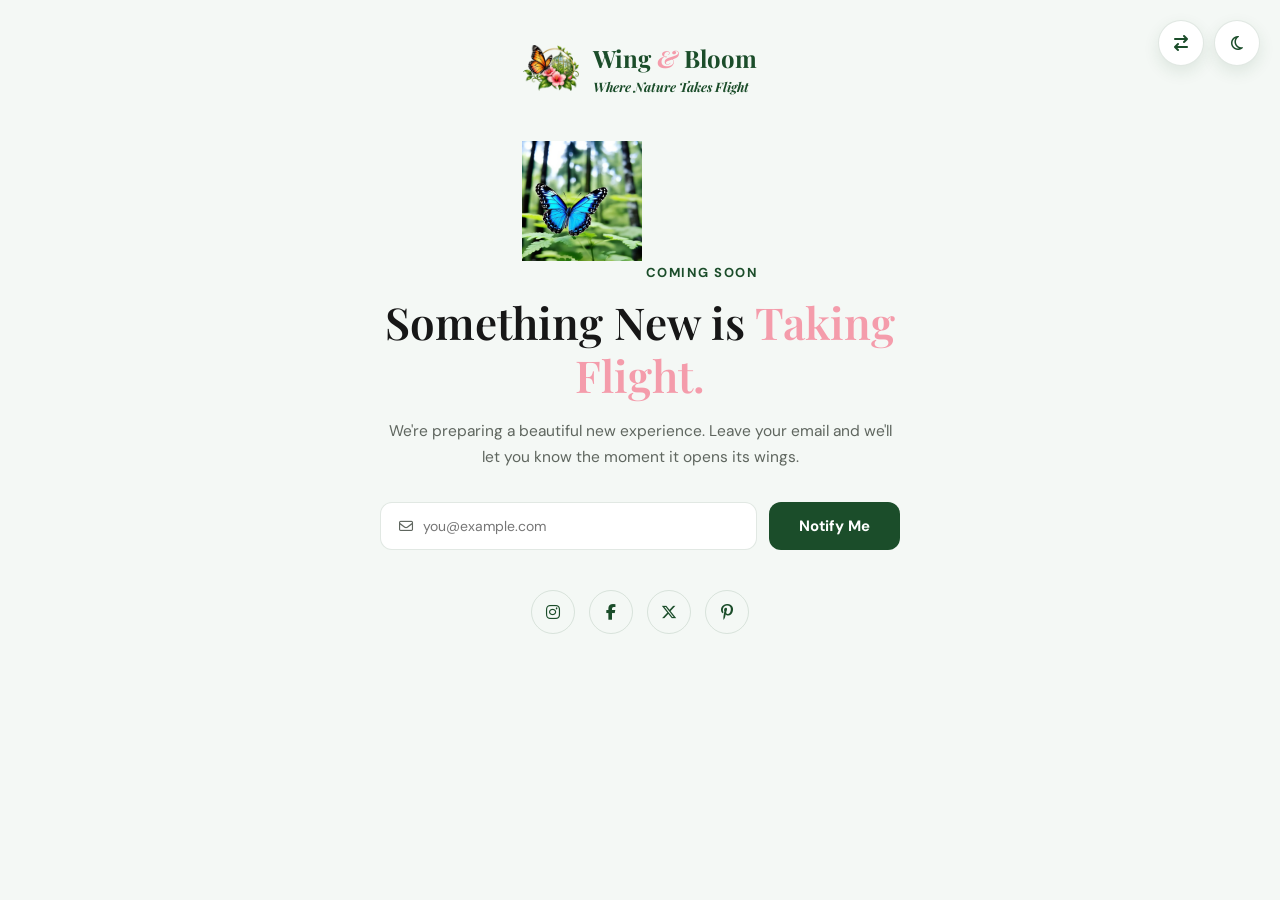
<file: coming-soon.html>
<!DOCTYPE html>
<html lang="en" dir="ltr">
<head>
<meta charset="UTF-8">
<meta name="viewport" content="width=device-width, initial-scale=1.0">
<title>Coming Soon — Wing & Bloom</title>
<link rel="stylesheet" href="site-shared.css">
<link rel="stylesheet" href="coming-soon.css">
<link rel="stylesheet" href="https://cdnjs.cloudflare.com/ajax/libs/font-awesome/6.5.1/css/all.min.css">
</head>
<body>

<header class="site-header">
    <div class="header-toggles">
        <button class="icon-btn" id="rtlToggle" aria-label="Toggle text direction">
            <i class="fa-solid fa-arrow-right-arrow-left"></i>
        </button>
        <button class="icon-btn" id="themeToggle" aria-label="Toggle dark mode">
            <i class="fa-regular fa-moon" id="themeIcon"></i>
        </button>
    </div>

    <a href="index.html" class="brand">
        <img decoding="async" src="images/logo.webp" alt="Wing & Bloom logo" class="brand-logo">
        <div class="brand-text">
            <span class="brand-name">Wing <em>&amp;</em> Bloom</span>
            <span class="brand-tagline">Where Nature Takes Flight</span>
        </div>
    </a>
</header>

<main class="soon-page">

    <img fetchpriority="high" decoding="async" src="images/blue-morpho.webp" alt="A blue morpho butterfly" class="soon-illustration">

    <span class="eyebrow">Coming Soon</span>
    <h1>Something New is <span>Taking Flight.</span></h1>
    <p>We're preparing a beautiful new experience. Leave your email and we'll let you know the moment it opens its wings.</p>

    <form class="notify-form">
        <div class="input-wrap">
            <i class="fa-regular fa-envelope"></i>
            <input type="email" placeholder="you@example.com" required>
        </div>
        <button type="submit" class="btn-primary">Notify Me</button>
    </form>

    <div class="soon-social">
        <a href="#" aria-label="Instagram"><i class="fa-brands fa-instagram"></i></a>
        <a href="#" aria-label="Facebook"><i class="fa-brands fa-facebook-f"></i></a>
        <a href="#" aria-label="X / Twitter"><i class="fa-brands fa-x-twitter"></i></a>
        <a href="#" aria-label="Pinterest"><i class="fa-brands fa-pinterest-p"></i></a>
    </div>

</main>

<script src="site-shared.js"></script>
<script src="coming-soon.js"></script>
</body>
</html>
</file>
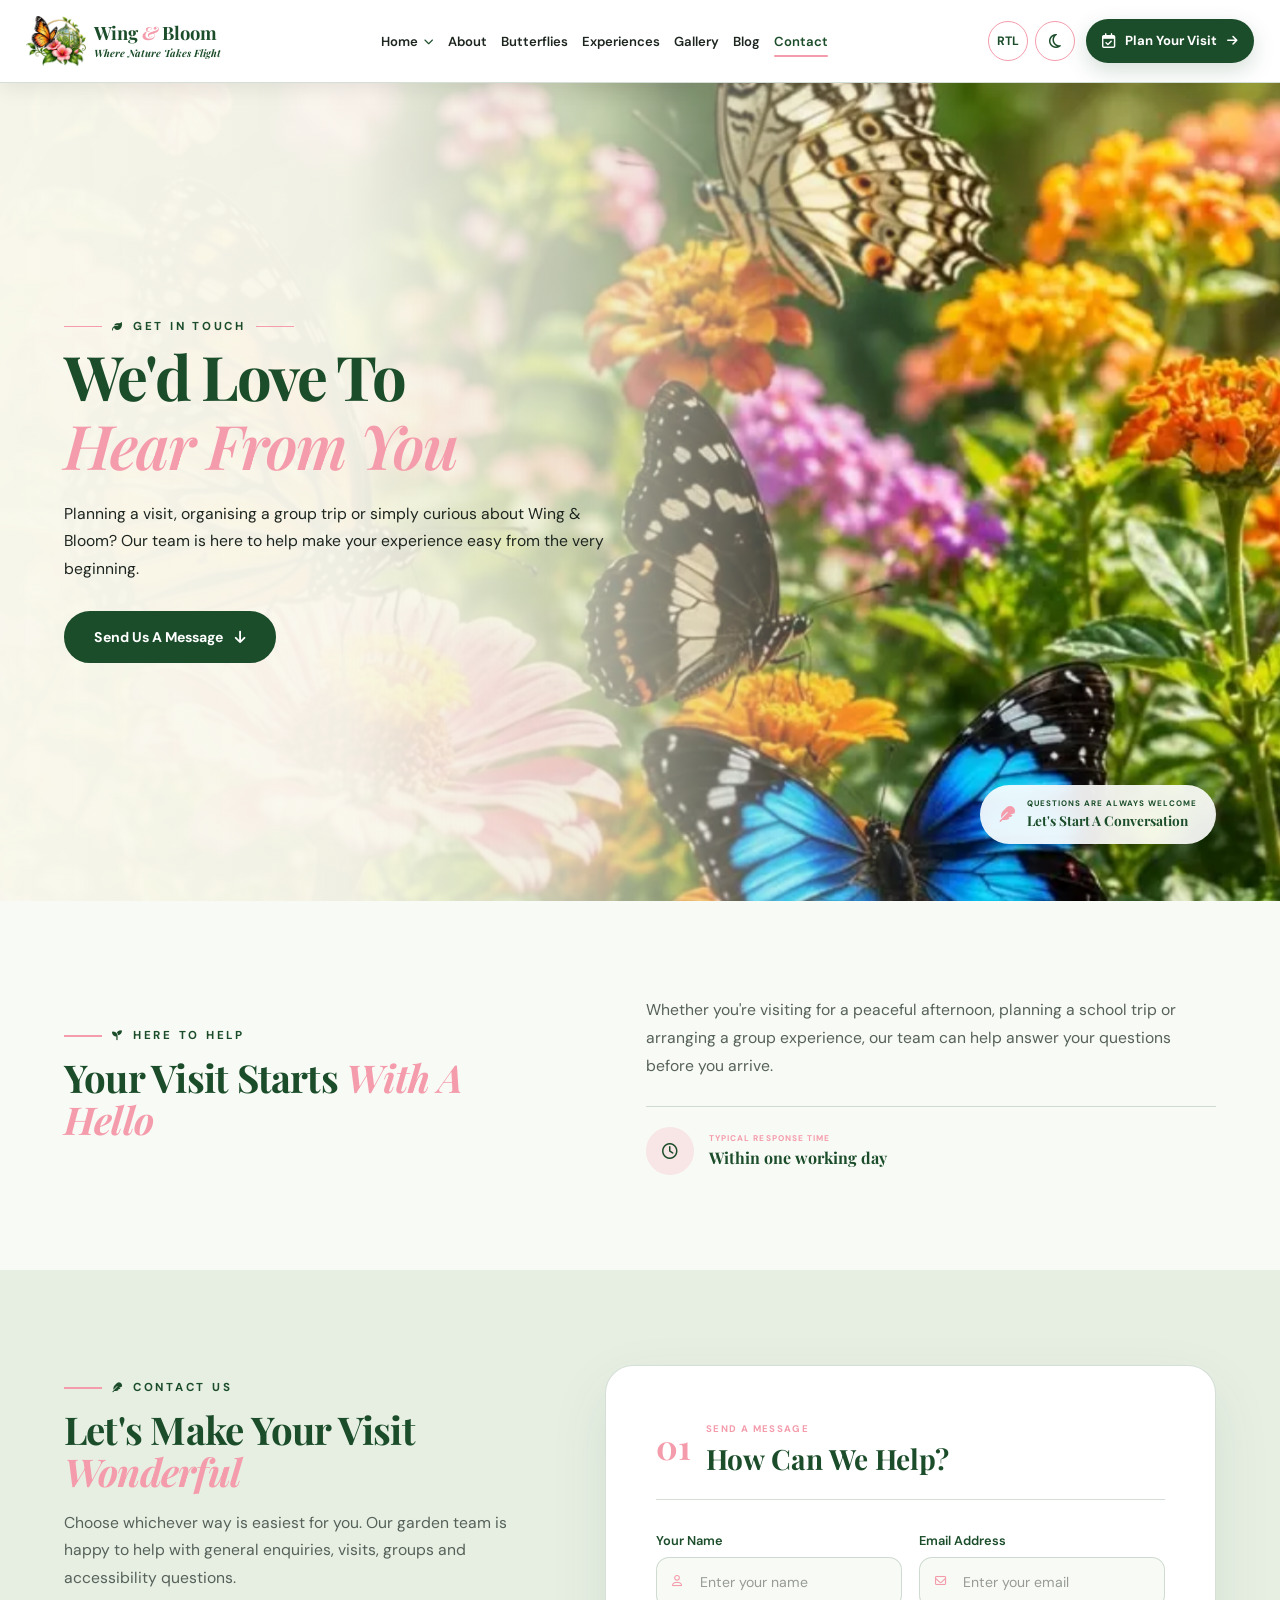
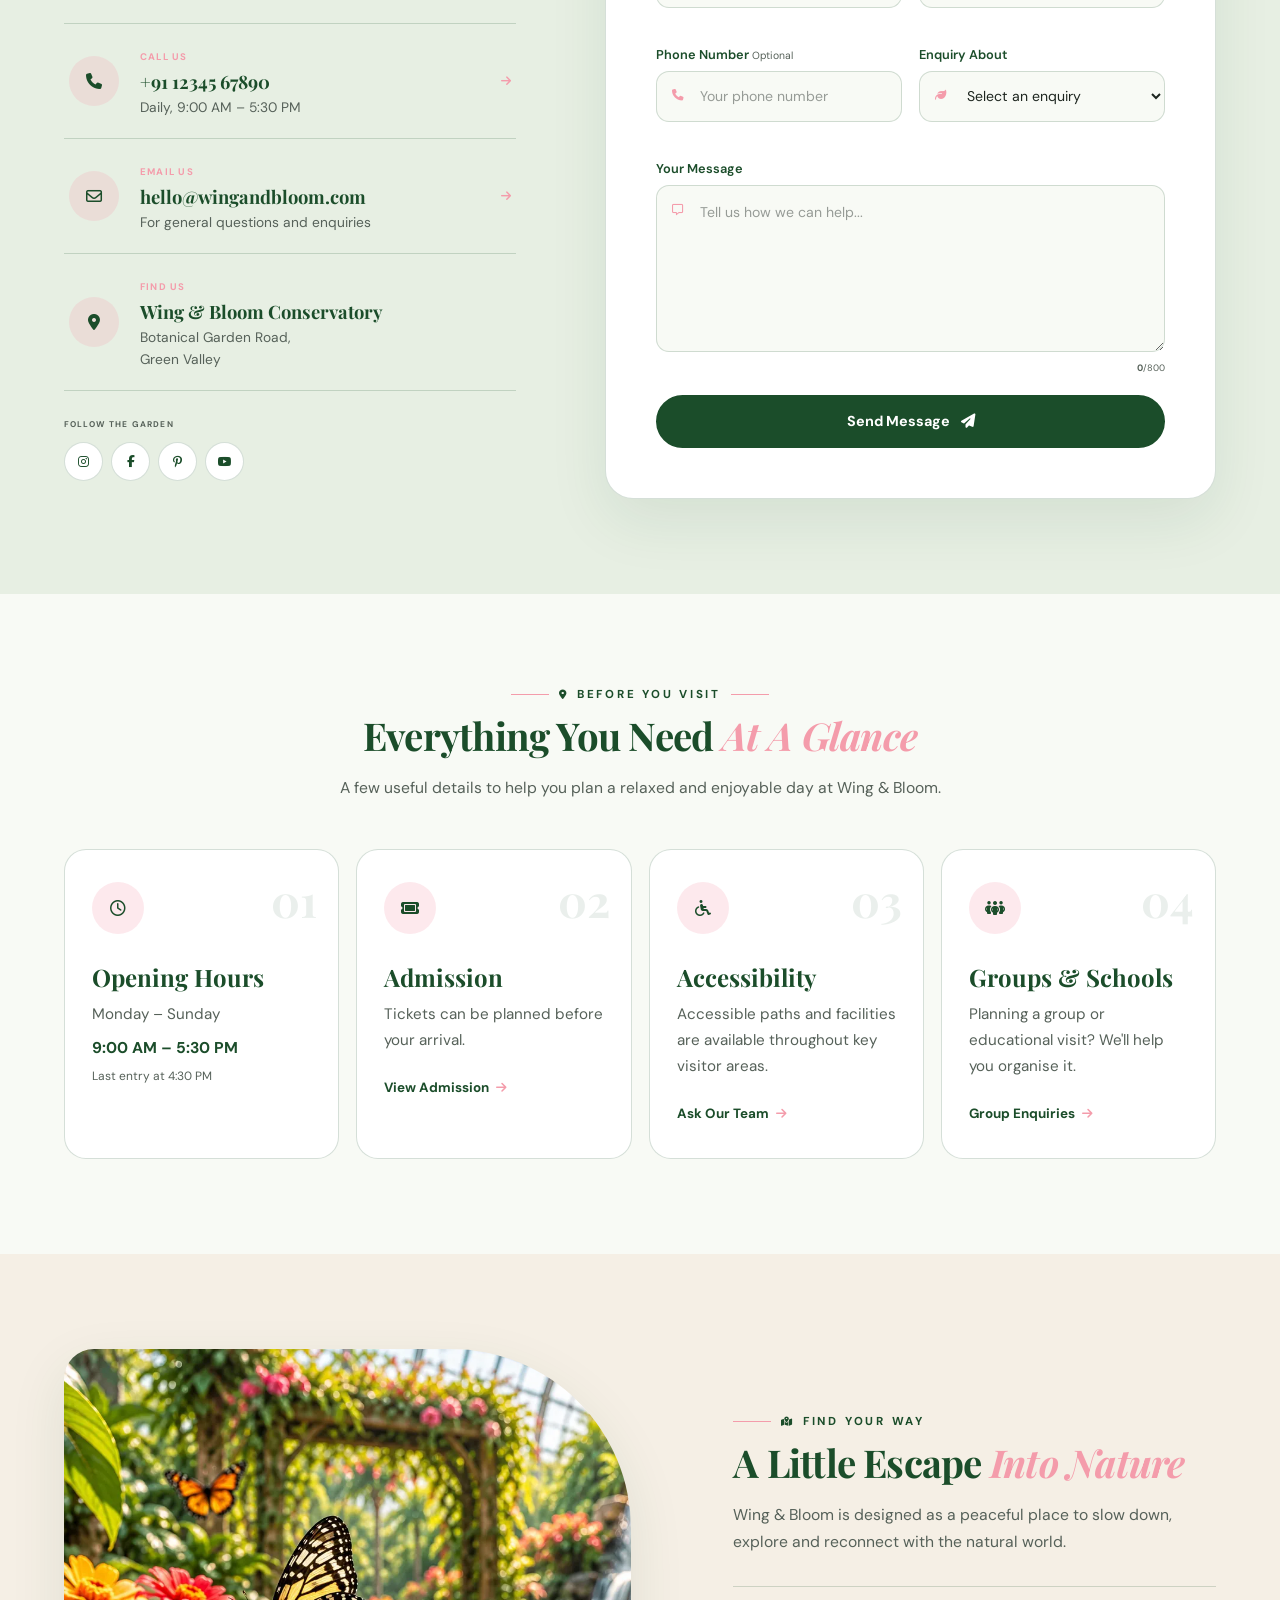
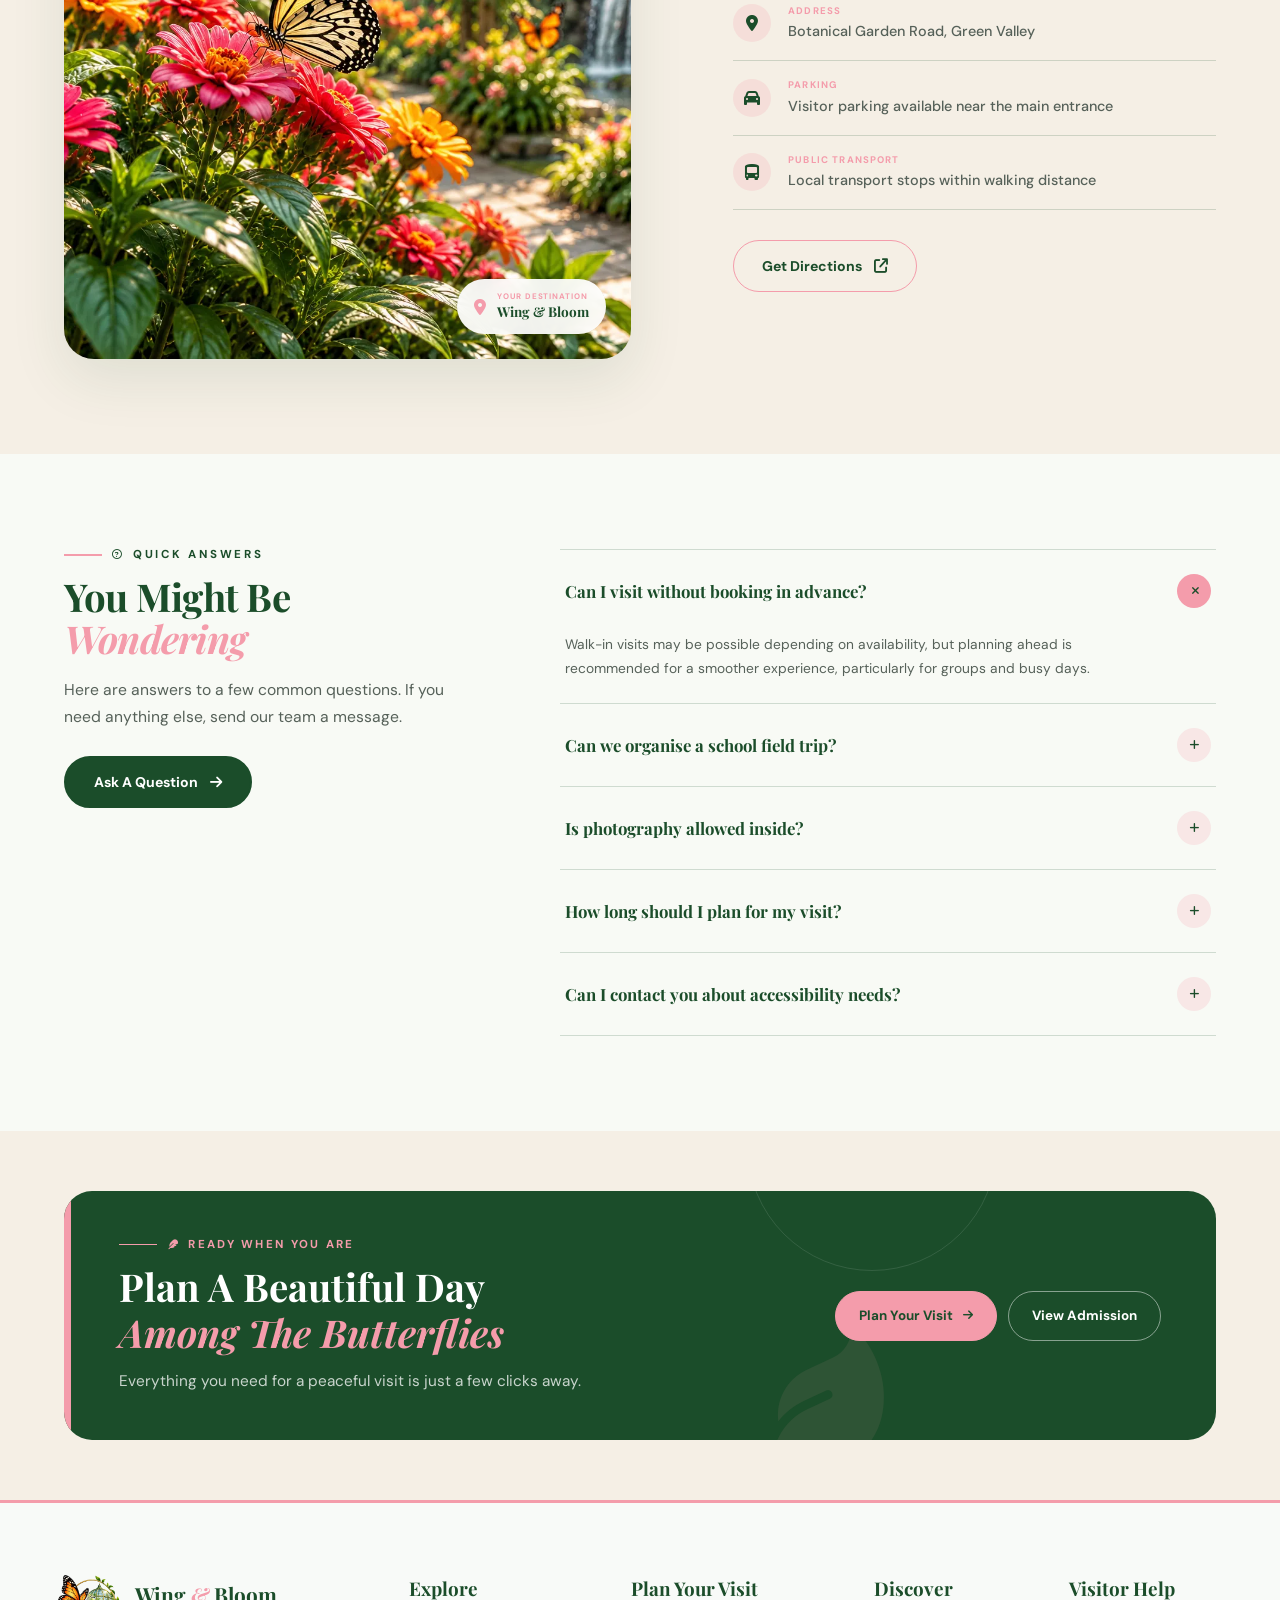
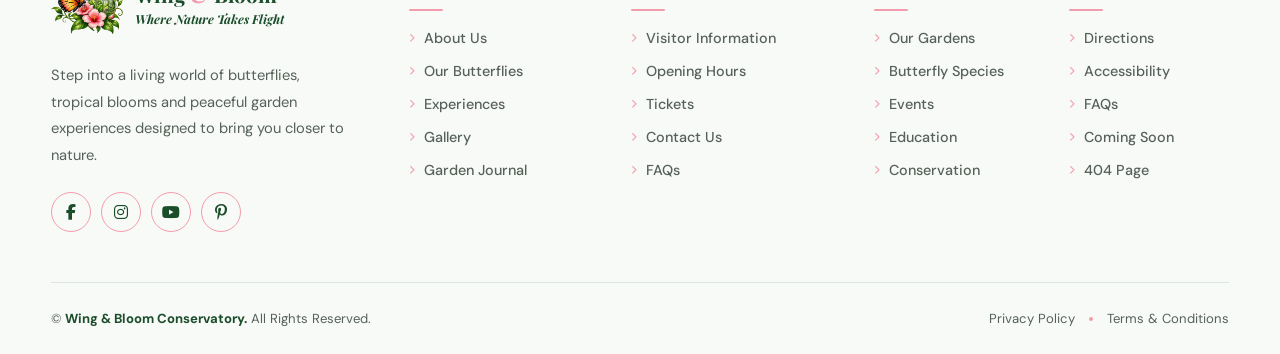
<file: contact.html>
<!DOCTYPE html>
<html lang="en" dir="ltr" data-theme="light">

<head>

    <meta charset="UTF-8">
    <meta name="viewport" content="width=device-width, initial-scale=1.0">

    <title>Wing & Bloom Conservatory</title>
    <link rel="icon" type="image/png" href="images/favicon.png">
 <!-- Google Fonts -->
  
<link rel="preconnect" href="https://fonts.googleapis.com">
<link rel="preconnect" href="https://fonts.gstatic.com" crossorigin>
<link href="https://fonts.googleapis.com/css2?family=DM+Sans:wght@400;500;600;700&family=Playfair+Display:ital,wght@0,500;0,600;0,700;1,600&display=swap" rel="stylesheet">

<!-- Font Awesome -->
<link rel="stylesheet"
      href="https://cdnjs.cloudflare.com/ajax/libs/font-awesome/6.7.2/css/all.min.css">
    <link rel="stylesheet" href="./contact.css">
    <link rel="stylesheet" href="./nav.css">
    <link rel="stylesheet" href="footer.css">
   <link rel="stylesheet" href="./responsive-fixes.css">
</head>

<body>
    <header class="site-header" id="siteHeader">
    <div class="header-container">

        <!-- BRAND -->
        <a href="index.html" class="brand" aria-label="Wing and Bloom Conservatory Home">
            <img decoding="async" src="./images/logo.webp"
                 alt="Wing & Bloom Conservatory"
                 class="brand-logo">

            <div class="brand-content">
                <span class="brand-name">
                    Wing <span>&</span> Bloom
                </span>
            
                <span class="brand-tagline"><b>Where Nature Takes Flight</b></span>
            </div>
        </a>

        <!-- DESKTOP NAV -->
        <nav class="main-nav" id="mainNav">

            <div class="nav-item has-dropdown">
                <a href="index.html" class="nav-link dropdown-link">
                    Home
                    <i class="fa-solid fa-chevron-down"></i>
                </a>

                <div class="dropdown-menu">
                    <a href="index.html" class="dropdown-item">
                        <span class="dropdown-icon">
                            <i class="fa-solid fa-leaf"></i>
                        </span>
                        <span>
                            <strong>Garden Experience</strong>
                            <small>Classic nature-inspired home</small>
                        </span>
                    </a>

                    <a href="home.html#home2" class="dropdown-item">
                        <span class="dropdown-icon">
                            <i class="fa-solid fa-seedling"></i>
                        </span>
                        <span>
                            <strong>Conservatory Escape</strong>
                            <small>Immersive tropical experience</small>
                        </span>
                    </a>
                </div>
            </div>

            <div class="nav-item">
                <a href="about.html" class="nav-link">About</a>
            </div>

            <div class="nav-item">
                <a href="butterflies.html" class="nav-link">Butterflies</a>
            </div>

            <div class="nav-item">
                <a href="experiences.html" class="nav-link">Experiences</a>
            </div>

            <div class="nav-item">
                <a href="gallery.html" class="nav-link">Gallery</a>
            </div>

            <div class="nav-item">
                <a href="blog.html" class="nav-link">Blog</a>
            </div>

            <div class="nav-item">
                <a href="contact.html" class="nav-link active">Contact</a>
            </div>

            <!-- MOBILE CTA -->
            <a href="book-a-visit.html" class="mobile-cta">
                <i class="fa-regular fa-calendar-check"></i>
                Plan Your Visit
            </a>
        </nav>

        <!-- HEADER ACTIONS -->
        <div class="header-actions">

            <!-- RTL / LTR -->
            <button class="header-tool rtl-btn"
                    id="rtlToggle"
                    type="button"
                    aria-label="Switch text direction">
                <span id="directionText">RTL</span>
            </button>

            <!-- DARK / LIGHT -->
            <button class="header-tool theme-btn"
                    id="themeToggle"
                    type="button"
                    aria-label="Switch theme">
                <i class="fa-regular fa-moon" id="themeIcon"></i>
            </button>

            <!-- PRIMARY CTA -->
            <a href="book-a-visit.html" class="header-cta">
                <i class="fa-regular fa-calendar-check"></i>
                <span>Plan Your Visit</span>
                <i class="fa-solid fa-arrow-right cta-arrow"></i>
            </a>

            <!-- HAMBURGER -->
            <button class="menu-toggle"
                    id="menuToggle"
                    type="button"
                    aria-label="Open navigation"
                    aria-expanded="false">
                <span></span>
                <span></span>
                <span></span>
            </button>

        </div>

    </div>
</header>




<main class="contact-page">

    <!-- =====================================================
         01. CONTACT HERO
    ====================================================== -->
    <section class="contact-hero">

        <div class="contact-hero-image">
            <img fetchpriority="high" decoding="async" src="./images/contact-banner.webp"
                 alt="Butterflies and tropical flowers at Wing and Bloom">
        </div>

        <div class="contact-hero-overlay"></div>

        <div class="container contact-hero-container">

            <div class="contact-hero-content">

                <div class="contact-tag">
                    <span class="contact-tag-line"></span>

                    <p>
                        <i class="fa-solid fa-leaf"></i>
                        GET IN TOUCH
                    </p>

                    <span class="contact-tag-line"></span>
                </div>

                <h1>
                    We'd Love To
                    <span>Hear From You</span>
                </h1>

                <p>
                    Planning a visit, organising a group trip or simply
                    curious about Wing &amp; Bloom? Our team is here to
                    help make your experience easy from the very beginning.
                </p>

                <a href="#contact-form"
                   class="contact-primary-btn">

                    Send Us A Message

                    <i class="fa-solid fa-arrow-down"></i>

                </a>

            </div>

        </div>

        <div class="contact-hero-note">

            <i class="fa-solid fa-feather"></i>

            <div>
                <small>QUESTIONS ARE ALWAYS WELCOME</small>
                <strong>Let's Start A Conversation</strong>
            </div>

        </div>

    </section>


    <!-- =====================================================
         02. INTRO
    ====================================================== -->
    <section class="contact-intro contact-section-space">

        <div class="container contact-intro-grid">

            <div class="contact-intro-heading contact-reveal">

                <div class="contact-tag">

                    <span class="contact-tag-line"></span>

                    <p>
                        <i class="fa-solid fa-seedling"></i>
                        HERE TO HELP
                    </p>

                </div>

                <h2 class="contact-section-title">
                    Your Visit Starts
                    <span>With A Hello</span>
                </h2>

            </div>


            <div class="contact-intro-content contact-reveal">

                <p>
                    Whether you're visiting for a peaceful afternoon,
                    planning a school trip or arranging a group experience,
                    our team can help answer your questions before you arrive.
                </p>

                <div class="contact-response-note">

                    <div>
                        <i class="fa-regular fa-clock"></i>
                    </div>

                    <p>
                        <small>TYPICAL RESPONSE TIME</small>
                        <strong>Within one working day</strong>
                    </p>

                </div>

            </div>

        </div>

    </section>


    <!-- =====================================================
         03. CONTACT FORM + DETAILS
    ====================================================== -->
    <span id="group-enquiry" style="position:relative; top:-100px; display:block;" aria-hidden="true"></span>
    <section class="contact-main contact-section-space"
             id="contact-form">

        <div class="container contact-main-grid">


            <!-- LEFT INFORMATION -->
            <div class="contact-info contact-reveal">

                <div class="contact-tag">

                    <span class="contact-tag-line"></span>

                    <p>
                        <i class="fa-solid fa-feather"></i>
                        CONTACT US
                    </p>

                </div>

                <h2 class="contact-section-title">
                    Let's Make Your Visit
                    <span>Wonderful</span>
                </h2>

                <p class="contact-section-text contact-left-text">
                    Choose whichever way is easiest for you.
                    Our garden team is happy to help with general
                    enquiries, visits, groups and accessibility questions.
                </p>


                <div class="contact-info-list">

                    <!-- PHONE -->
                    <a href="tel:+911234567890"
                       class="contact-info-item">

                        <div class="contact-info-icon">
                            <i class="fa-solid fa-phone"></i>
                        </div>

                        <div>
                            <small>CALL US</small>

                            <h3>+91 12345 67890</h3>

                            <p>
                                Daily, 9:00 AM – 5:30 PM
                            </p>
                        </div>

                        <i class="fa-solid fa-arrow-right contact-item-arrow"></i>

                    </a>


                    <!-- EMAIL -->
                    <a href="mailto:hello@wingandbloom.com"
                       class="contact-info-item">

                        <div class="contact-info-icon">
                            <i class="fa-regular fa-envelope"></i>
                        </div>

                        <div>
                            <small>EMAIL US</small>

                            <h3>hello@wingandbloom.com</h3>

                            <p>
                                For general questions and enquiries
                            </p>
                        </div>

                        <i class="fa-solid fa-arrow-right contact-item-arrow"></i>

                    </a>


                    <!-- LOCATION -->
                    <div class="contact-info-item">

                        <div class="contact-info-icon">
                            <i class="fa-solid fa-location-dot"></i>
                        </div>

                        <div>
                            <small>FIND US</small>

                            <h3>Wing &amp; Bloom Conservatory</h3>

                            <p>
                                Botanical Garden Road,<br>
                                Green Valley
                            </p>
                        </div>

                    </div>

                </div>


                <div class="contact-social">

                    <span>FOLLOW THE GARDEN</span>

                    <div>

                        <a href="#"
                           aria-label="Instagram">
                            <i class="fa-brands fa-instagram"></i>
                        </a>

                        <a href="#"
                           aria-label="Facebook">
                            <i class="fa-brands fa-facebook-f"></i>
                        </a>

                        <a href="#"
                           aria-label="Pinterest">
                            <i class="fa-brands fa-pinterest-p"></i>
                        </a>

                        <a href="#"
                           aria-label="YouTube">
                            <i class="fa-brands fa-youtube"></i>
                        </a>

                    </div>

                </div>

            </div>


            <!-- RIGHT FORM -->
            <div class="contact-form-card contact-reveal">

                <div class="contact-form-top">

                    <span>01</span>

                    <div>
                        <small>SEND A MESSAGE</small>
                        <h3>How Can We Help?</h3>
                    </div>

                </div>


                <form class="contact-form"
                      id="wingContactForm"
                      novalidate>


                    <div class="contact-form-row">

                        <div class="contact-field">

                            <label for="contactName">
                                Your Name
                            </label>

                            <div class="contact-input-wrap">

                                <i class="fa-regular fa-user"></i>

                                <input type="text"
                                       id="contactName"
                                       name="name"
                                       placeholder="Enter your name"
                                       required>

                            </div>

                            <small class="contact-error"></small>

                        </div>


                        <div class="contact-field">

                            <label for="contactEmail">
                                Email Address
                            </label>

                            <div class="contact-input-wrap">

                                <i class="fa-regular fa-envelope"></i>

                                <input type="email"
                                       id="contactEmail"
                                       name="email"
                                       placeholder="Enter your email"
                                       required>

                            </div>

                            <small class="contact-error"></small>

                        </div>

                    </div>


                    <div class="contact-form-row">

                        <div class="contact-field">

                            <label for="contactPhone">
                                Phone Number
                                <span>Optional</span>
                            </label>

                            <div class="contact-input-wrap">

                                <i class="fa-solid fa-phone"></i>

                                <input type="tel"
                                       id="contactPhone"
                                       name="phone"
                                       placeholder="Your phone number">

                            </div>

                        </div>


                        <div class="contact-field">

                            <label for="contactSubject">
                                Enquiry About
                            </label>

                            <div class="contact-input-wrap contact-select-wrap">

                                <i class="fa-solid fa-leaf"></i>

                                <select id="contactSubject"
                                        name="subject"
                                        required>

                                    <option value="">
                                        Select an enquiry
                                    </option>

                                    <option value="general">
                                        General Enquiry
                                    </option>

                                    <option value="visit">
                                        Planning A Visit
                                    </option>

                                    <option value="school">
                                        School Field Trip
                                    </option>

                                    <option value="group">
                                        Group Visit
                                    </option>

                                    <option value="accessibility">
                                        Accessibility
                                    </option>

                                    <option value="other">
                                        Something Else
                                    </option>

                                </select>

                            </div>

                            <small class="contact-error"></small>

                        </div>

                    </div>


                    <div class="contact-field">

                        <label for="contactMessage">
                            Your Message
                        </label>

                        <div class="contact-input-wrap contact-textarea-wrap">

                            <i class="fa-regular fa-message"></i>

                            <textarea id="contactMessage"
                                      name="message"
                                      rows="6"
                                      maxlength="800"
                                      placeholder="Tell us how we can help..."
                                      required></textarea>

                        </div>

                        <div class="contact-message-bottom">

                            <small class="contact-error"></small>

                            <span>
                                <strong id="messageCount">0</strong>/800
                            </span>

                        </div>

                    </div>


                    <button type="submit"
                            class="contact-submit-btn">

                        <span>Send Message</span>

                        <i class="fa-solid fa-paper-plane"></i>

                    </button>


                    <div class="contact-form-status"
                         id="contactFormStatus"
                         aria-live="polite">
                    </div>

                </form>

            </div>

        </div>

    </section>


    <!-- =====================================================
         04. VISIT INFORMATION
    ====================================================== -->
    <section class="contact-visit contact-section-space">

        <div class="container">

            <div class="contact-section-heading contact-reveal">

                <div class="contact-tag contact-center-tag">

                    <span class="contact-tag-line"></span>

                    <p>
                        <i class="fa-solid fa-location-dot"></i>
                        BEFORE YOU VISIT
                    </p>

                    <span class="contact-tag-line"></span>

                </div>

                <h2 class="contact-section-title">
                    Everything You Need
                    <span>At A Glance</span>
                </h2>

                <p class="contact-section-text">
                    A few useful details to help you plan a relaxed
                    and enjoyable day at Wing &amp; Bloom.
                </p>

            </div>


            <div class="contact-visit-grid">


                <article class="contact-visit-card contact-reveal">

                    <span class="contact-card-number">
                        01
                    </span>

                    <div class="contact-visit-icon">
                        <i class="fa-regular fa-clock"></i>
                    </div>

                    <h3>Opening Hours</h3>

                    <p>
                        Monday – Sunday
                    </p>

                    <strong>
                        9:00 AM – 5:30 PM
                    </strong>

                    <small>
                        Last entry at 4:30 PM
                    </small>

                </article>


                <article class="contact-visit-card contact-reveal">

                    <span class="contact-card-number">
                        02
                    </span>

                    <div class="contact-visit-icon">
                        <i class="fa-solid fa-ticket"></i>
                    </div>

                    <h3>Admission</h3>

                    <p>
                        Tickets can be planned
                        before your arrival.
                    </p>

                    <a href="book-a-visit.html#tickets">
                        View Admission
                        <i class="fa-solid fa-arrow-right"></i>
                    </a>

                </article>


                <article class="contact-visit-card contact-reveal">

                    <span class="contact-card-number">
                        03
                    </span>

                    <div class="contact-visit-icon">
                        <i class="fa-solid fa-wheelchair"></i>
                    </div>

                    <h3>Accessibility</h3>

                    <p>
                        Accessible paths and facilities
                        are available throughout key
                        visitor areas.
                    </p>

                    <a href="#contact-form">
                        Ask Our Team
                        <i class="fa-solid fa-arrow-right"></i>
                    </a>

                </article>


                <article class="contact-visit-card contact-reveal">

                    <span class="contact-card-number">
                        04
                    </span>

                    <div class="contact-visit-icon">
                        <i class="fa-solid fa-people-group"></i>
                    </div>

                    <h3>Groups &amp; Schools</h3>

                    <p>
                        Planning a group or educational
                        visit? We'll help you organise it.
                    </p>

                    <a href="#contact-form">
                        Group Enquiries
                        <i class="fa-solid fa-arrow-right"></i>
                    </a>

                </article>

            </div>

        </div>

    </section>


    <!-- =====================================================
         05. LOCATION
    ====================================================== -->
    <section class="contact-location contact-section-space">

        <div class="container contact-location-grid">


            <div class="contact-location-visual contact-reveal">

                <img loading="lazy" decoding="async" src="./images/feeding-garden.webp"
                     alt="Entrance garden at Wing and Bloom Conservatory">

                <div class="contact-location-badge">

                    <i class="fa-solid fa-location-dot"></i>

                    <div>
                        <small>YOUR DESTINATION</small>
                        <strong>Wing &amp; Bloom</strong>
                    </div>

                </div>

            </div>


            <div class="contact-location-content contact-reveal">

                <div class="contact-tag">

                    <span class="contact-tag-line"></span>

                    <p>
                        <i class="fa-solid fa-map-location-dot"></i>
                        FIND YOUR WAY
                    </p>

                </div>

                <h2 class="contact-section-title">
                    A Little Escape
                    <span>Into Nature</span>
                </h2>

                <p class="contact-section-text contact-left-text">
                    Wing &amp; Bloom is designed as a peaceful place
                    to slow down, explore and reconnect with the
                    natural world.
                </p>


                <div class="contact-location-details">

                    <div>

                        <i class="fa-solid fa-location-dot"></i>

                        <p>
                            <small>ADDRESS</small>

                            <strong>
                                Botanical Garden Road,
                                Green Valley
                            </strong>
                        </p>

                    </div>


                    <div>

                        <i class="fa-solid fa-car"></i>

                        <p>
                            <small>PARKING</small>

                            <strong>
                                Visitor parking available
                                near the main entrance
                            </strong>
                        </p>

                    </div>


                    <div>

                        <i class="fa-solid fa-bus-simple"></i>

                        <p>
                            <small>PUBLIC TRANSPORT</small>

                            <strong>
                                Local transport stops
                                within walking distance
                            </strong>
                        </p>

                    </div>

                </div>


                <a href="#"
                   class="contact-outline-btn">

                    Get Directions

                    <i class="fa-solid fa-arrow-up-right-from-square"></i>

                </a>

            </div>

        </div>

    </section>


    <!-- =====================================================
         06. FAQ
    ====================================================== -->
    <section class="contact-faq contact-section-space">

        <div class="container contact-faq-grid">


            <div class="contact-faq-heading contact-reveal">

                <div class="contact-tag">

                    <span class="contact-tag-line"></span>

                    <p>
                        <i class="fa-regular fa-circle-question"></i>
                        QUICK ANSWERS
                    </p>

                </div>

                <h2 class="contact-section-title">
                    You Might Be
                    <span>Wondering</span>
                </h2>

                <p class="contact-section-text contact-left-text">
                    Here are answers to a few common questions.
                    If you need anything else, send our team a message.
                </p>

                <a href="#contact-form"
                   class="contact-primary-btn">

                    Ask A Question

                    <i class="fa-solid fa-arrow-right"></i>

                </a>

            </div>


            <div class="contact-faq-list contact-reveal">


                <article class="contact-faq-item active">

                    <button type="button"
                            class="contact-faq-question">

                        <span>
                            Can I visit without booking in advance?
                        </span>

                        <i class="fa-solid fa-plus"></i>

                    </button>

                    <div class="contact-faq-answer">

                        <div>
                            <p>
                                Walk-in visits may be possible depending
                                on availability, but planning ahead is
                                recommended for a smoother experience,
                                particularly for groups and busy days.
                            </p>
                        </div>

                    </div>

                </article>


                <article class="contact-faq-item">

                    <button type="button"
                            class="contact-faq-question">

                        <span>
                            Can we organise a school field trip?
                        </span>

                        <i class="fa-solid fa-plus"></i>

                    </button>

                    <div class="contact-faq-answer">

                        <div>
                            <p>
                                Yes. School and educational groups can
                                contact our team before visiting so we
                                can help with group size, timing and
                                visit information.
                            </p>
                        </div>

                    </div>

                </article>


                <article class="contact-faq-item">

                    <button type="button"
                            class="contact-faq-question">

                        <span>
                            Is photography allowed inside?
                        </span>

                        <i class="fa-solid fa-plus"></i>

                    </button>

                    <div class="contact-faq-answer">

                        <div>
                            <p>
                                Personal photography is welcome.
                                Visitors should move carefully, respect
                                other guests and avoid touching or
                                disturbing butterflies for photographs.
                            </p>
                        </div>

                    </div>

                </article>


                <article class="contact-faq-item">

                    <button type="button"
                            class="contact-faq-question">

                        <span>
                            How long should I plan for my visit?
                        </span>

                        <i class="fa-solid fa-plus"></i>

                    </button>

                    <div class="contact-faq-answer">

                        <div>
                            <p>
                                Visit length depends on how slowly you
                                like to explore. Allow enough time to
                                wander through the garden, observe the
                                butterflies and enjoy the quieter spaces.
                            </p>
                        </div>

                    </div>

                </article>


                <article class="contact-faq-item">

                    <button type="button"
                            class="contact-faq-question">

                        <span>
                            Can I contact you about accessibility needs?
                        </span>

                        <i class="fa-solid fa-plus"></i>

                    </button>

                    <div class="contact-faq-answer">

                        <div>
                            <p>
                                Yes. Contact our team before your visit
                                with any specific accessibility questions
                                and we'll help you plan your experience.
                            </p>
                        </div>

                    </div>

                </article>

            </div>

        </div>

    </section>


    <!-- =====================================================
         07. FINAL CTA
    ====================================================== -->
<section class="contact-cta">

    <div class="container">

        <div class="contact-cta-box contact-reveal">

            <!-- LEFT -->
            <div class="contact-cta-content">

                <div class="contact-cta-tag">
                    <span></span>

                    <p>
                        <i class="fa-solid fa-feather"></i>
                        READY WHEN YOU ARE
                    </p>
                </div>

                <h2>
                    Plan A Beautiful Day
                    <span>Among The Butterflies</span>
                </h2>

                <p>
                    Everything you need for a peaceful visit is just
                    a few clicks away.
                </p>

            </div>


            <!-- RIGHT -->
            <div class="contact-cta-actions">

                <a href="book-a-visit.html"
                   class="contact-cta-primary">

                    Plan Your Visit

                    <i class="fa-solid fa-arrow-right"></i>

                </a>

                <a href="book-a-visit.html#tickets"
                   class="contact-cta-outline">

                    View Admission

                </a>

            </div>


            <!-- DECORATION -->
            <i class="fa-solid fa-leaf contact-cta-leaf"></i>

        </div>

    </div>

</section>

</main>




















<!-- =========================
     FOOTER START
========================= -->

<footer class="site-footer">

    <!-- Top Accent Line -->
    <div class="footer-top-line"></div>

    <div class="footer-container">

        <div class="footer-main">

            <!-- ================= BRAND ================= -->

            <div class="footer-brand">

                <a href="index.html" class="footer-logo-wrap">

                    <img decoding="async" src="./images/logo.webp"
                         alt="Wing & Bloom Conservatory"
                         class="footer-logo">

                    <div class="footer-brand-content">

                        <span class="footer-brand-name">
                            Wing <span>&</span> Bloom
                        </span>

                        <span class="footer-tagline">
                            Where Nature Takes Flight
                        </span>

                    </div>

                </a>

                <p class="footer-description">
                    Step into a living world of butterflies, tropical blooms
                    and peaceful garden experiences designed to bring you
                    closer to nature.
                </p>

                <div class="footer-socials">

                    <a href="#" class="social-link" aria-label="Facebook">
                        <i class="fa-brands fa-facebook-f"></i>
                    </a>

                    <a href="#" class="social-link" aria-label="Instagram">
                        <i class="fa-brands fa-instagram"></i>
                    </a>

                    <a href="#" class="social-link" aria-label="YouTube">
                        <i class="fa-brands fa-youtube"></i>
                    </a>

                    <a href="#" class="social-link" aria-label="Pinterest">
                        <i class="fa-brands fa-pinterest-p"></i>
                    </a>

                </div>

            </div>


            <!-- ================= EXPLORE ================= -->

            <div class="footer-column">

                <h3 class="footer-title">Explore</h3>

                <ul class="footer-links">

                    <li><a href="about.html"><i class="fa-solid fa-chevron-right"></i>About Us</a></li>

                    <li><a href="butterflies.html"><i class="fa-solid fa-chevron-right"></i>Our Butterflies</a></li>

                    <li><a href="experiences.html"><i class="fa-solid fa-chevron-right"></i>Experiences</a></li>

                    <li><a href="gallery.html"><i class="fa-solid fa-chevron-right"></i>Gallery</a></li>

                    <li><a href="blog.html"><i class="fa-solid fa-chevron-right"></i>Garden Journal</a></li>

                </ul>

            </div>


            <!-- ================= PLAN VISIT ================= -->

            <div class="footer-column">

                <h3 class="footer-title">Plan Your Visit</h3>

                <ul class="footer-links">

                    <li><a href="book-a-visit.html"><i class="fa-solid fa-chevron-right"></i>Visitor Information</a></li>

                    <li><a href="book-a-visit.html#tickets"><i class="fa-solid fa-chevron-right"></i>Opening Hours</a></li>

                    <li><a href="book-a-visit.html#tickets"><i class="fa-solid fa-chevron-right"></i>Tickets</a></li>

                    <li><a href="contact.html"><i class="fa-solid fa-chevron-right"></i>Contact Us</a></li>

                    <li><a href="book-a-visit.html#visit-faq"><i class="fa-solid fa-chevron-right"></i>FAQs</a></li>

                </ul>

            </div>


            <!-- ================= QUICK LINKS ================= -->

            <div class="footer-quick-area">


                <!-- DISCOVER -->

                <div class="footer-quick-column">

                    <h3 class="footer-title">Discover</h3>

                    <ul class="footer-links">

                        <li><a href="home.html#garden"><i class="fa-solid fa-chevron-right"></i>Our Gardens</a></li>

                        <li><a href="butterflies.html#species"><i class="fa-solid fa-chevron-right"></i>Butterfly Species</a></li>

                        <li><a href="experiences.html#our-experiences"><i class="fa-solid fa-chevron-right"></i>Events</a></li>

                        <li><a href="experiences.html#group-experiences"><i class="fa-solid fa-chevron-right"></i>Education</a></li>

                        <li><a href="about.html#our-story"><i class="fa-solid fa-chevron-right"></i>Conservation</a></li>

                    </ul>

                </div>


                <!-- VISITOR HELP -->

              <!-- VISITOR HELP -->
<div class="footer-quick-column">

    <h3 class="footer-title">Visitor Help</h3>

    <ul class="footer-links">

        <li>
            <a href="book-a-visit.html#getting-here">
                <i class="fa-solid fa-chevron-right"></i>
                Directions
            </a>
        </li>

        <li>
            <a href="book-a-visit.html#quick-facts">
                <i class="fa-solid fa-chevron-right"></i>
                Accessibility
            </a>
        </li>

        <li>
            <a href="book-a-visit.html#visit-faq">
                <i class="fa-solid fa-chevron-right"></i>
                FAQs
            </a>
        </li>

        <li>
            <a href="coming-soon.html">
                <i class="fa-solid fa-chevron-right"></i>
                Coming Soon
            </a>
        </li>

        <li>
            <a href="404.html">
                <i class="fa-solid fa-chevron-right"></i>
                404 Page
            </a>
        </li>

    </ul>

</div>

            </div>

        </div>


        <!-- ================= BOTTOM ================= -->

        <div class="footer-bottom">

            <p>
                © <span id="currentYear"></span>
                <strong>Wing & Bloom Conservatory.</strong>
                All Rights Reserved.
            </p>

            <div class="footer-bottom-links">

                <a href="privacy-policy.html">Privacy Policy</a>

                <span></span>

                <a href="terms-conditions.html">Terms & Conditions</a>

            </div>

        </div>

    </div>

</footer>

<script src="./nav.js"></script>
<script src="./contact.js"></script>
</body>

</html>
</file>
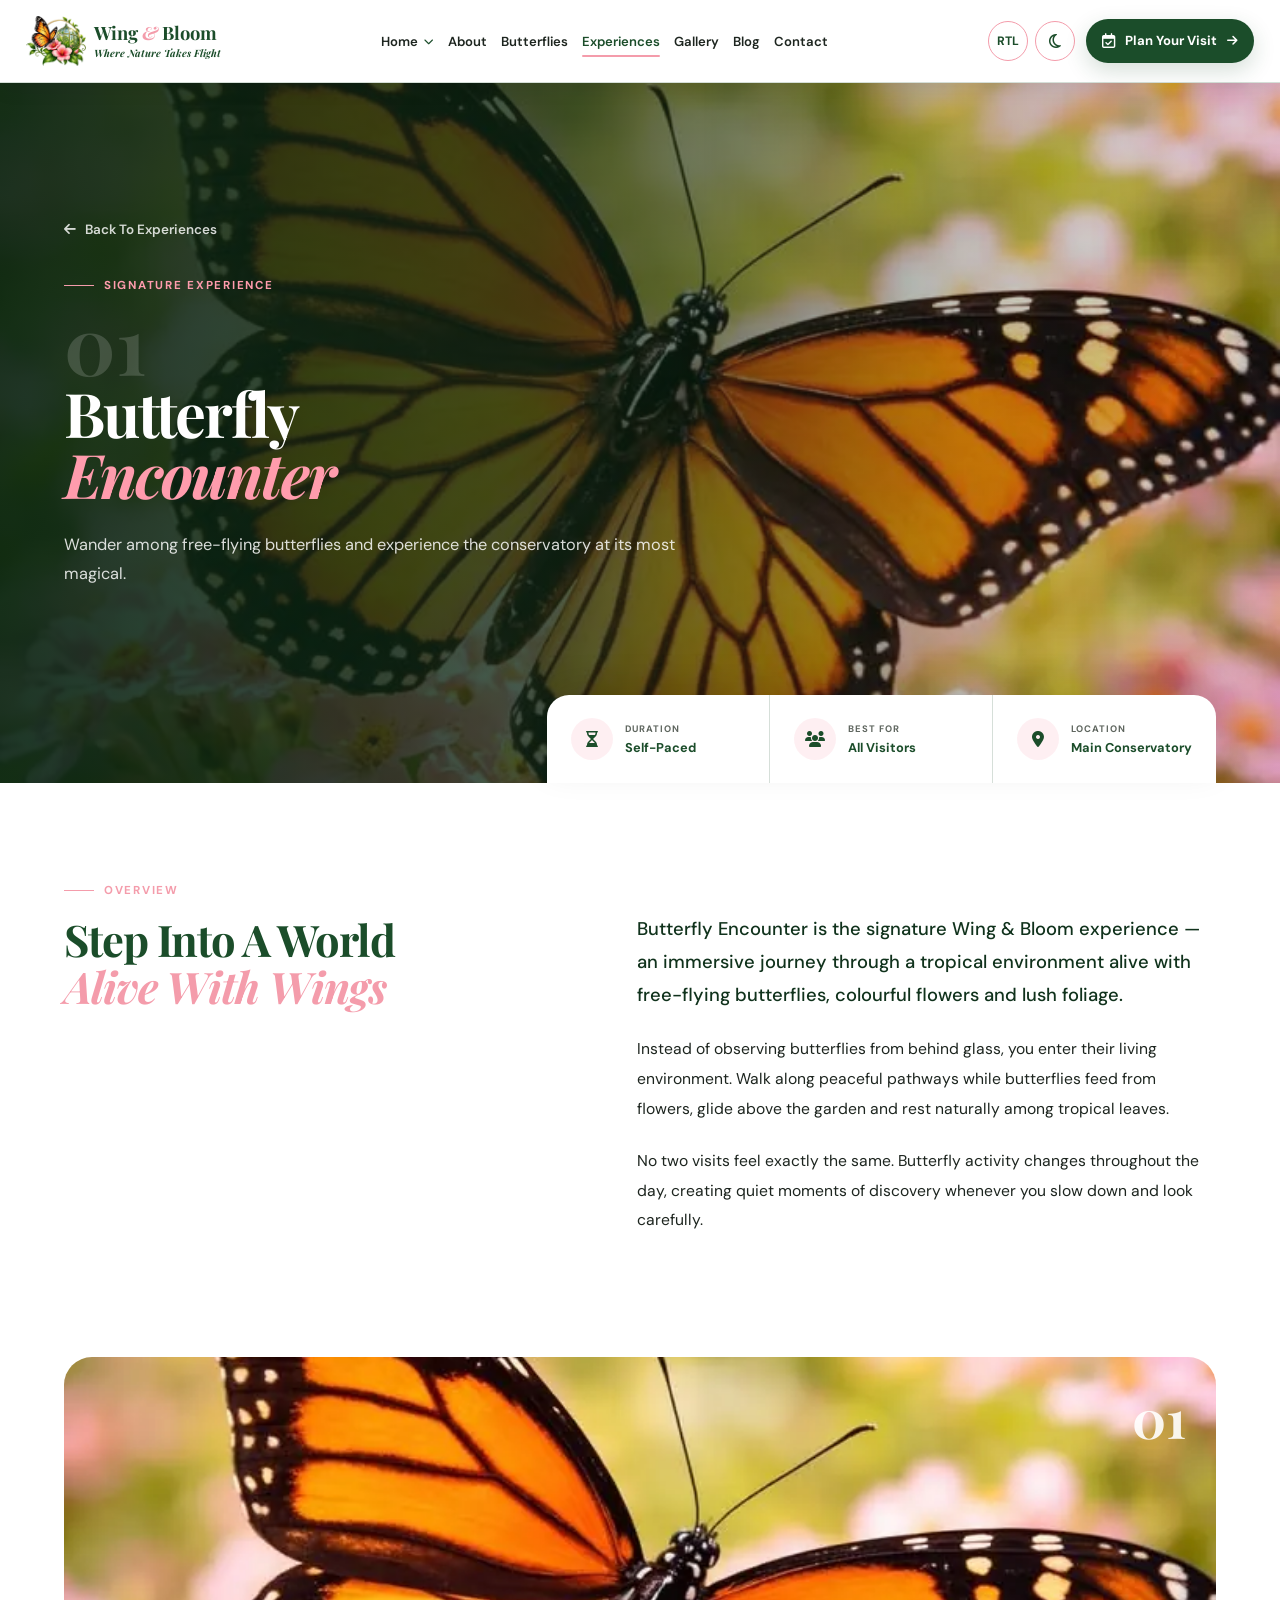
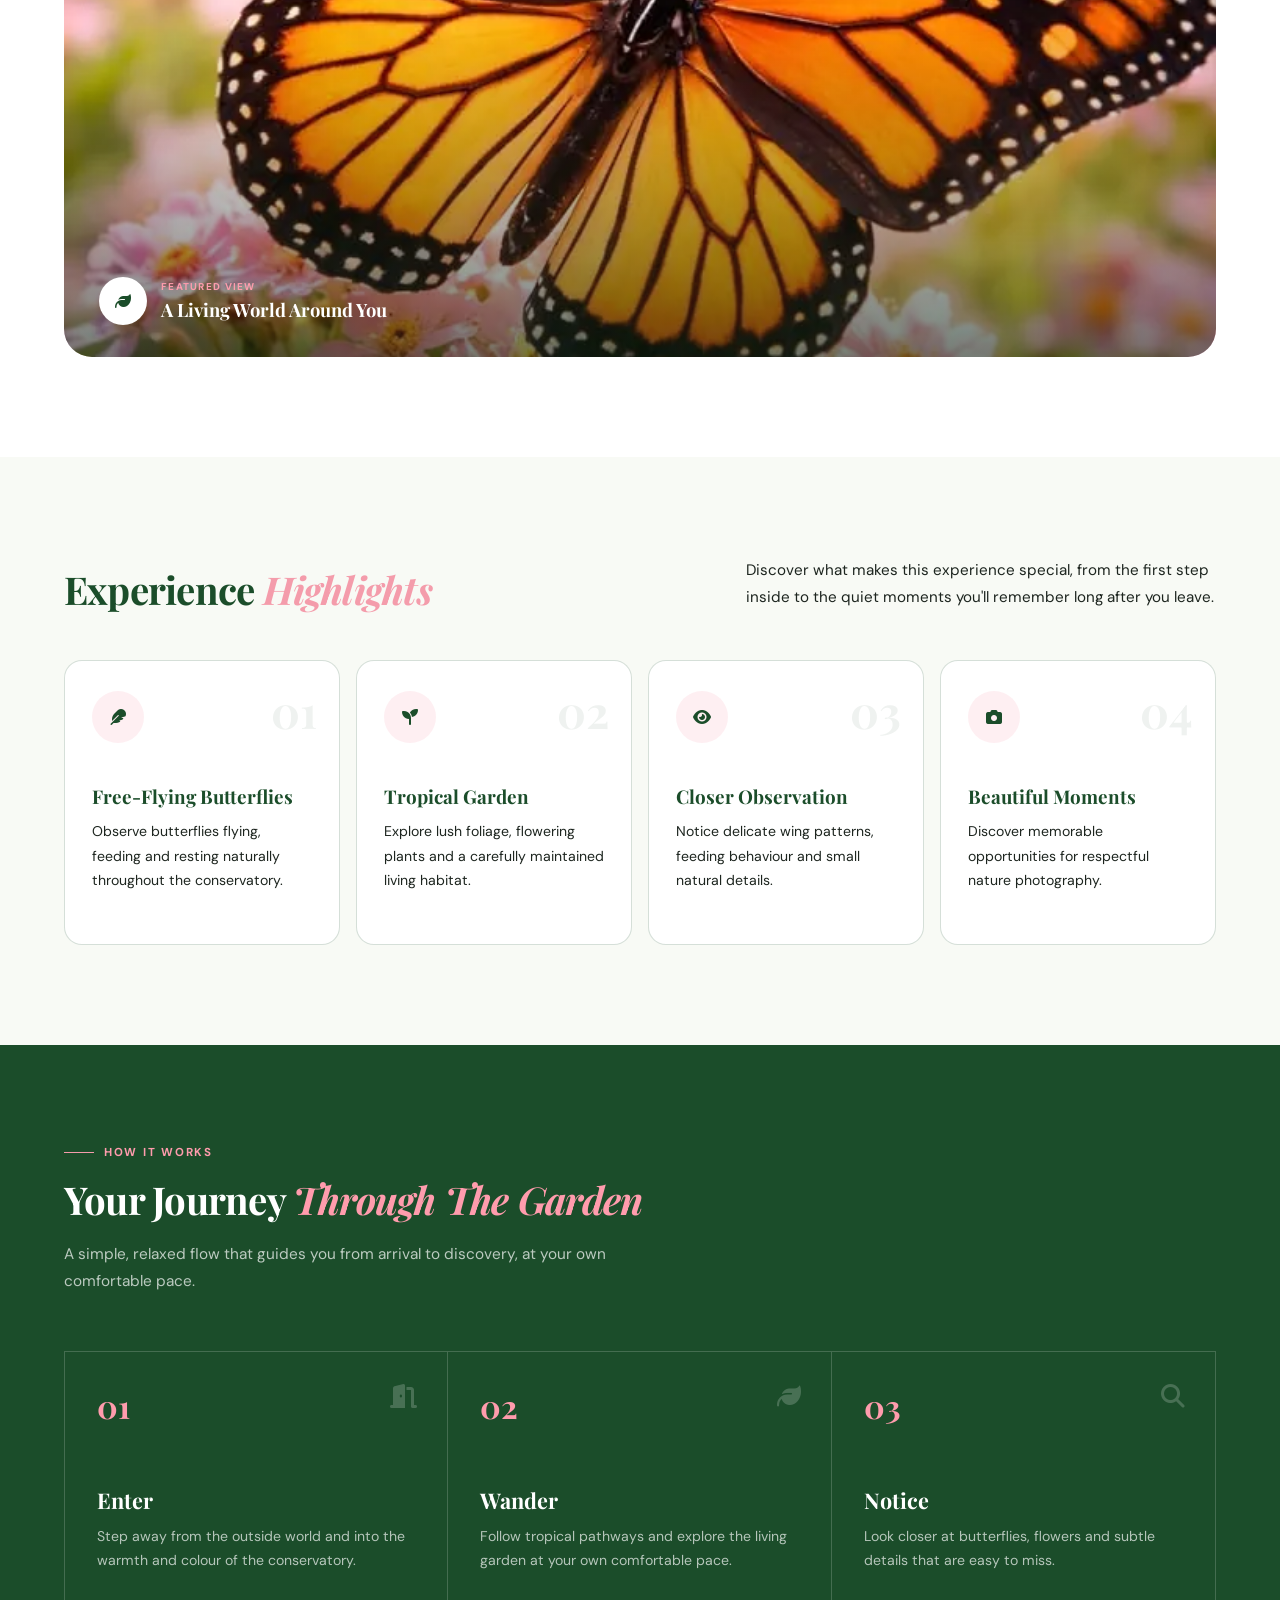
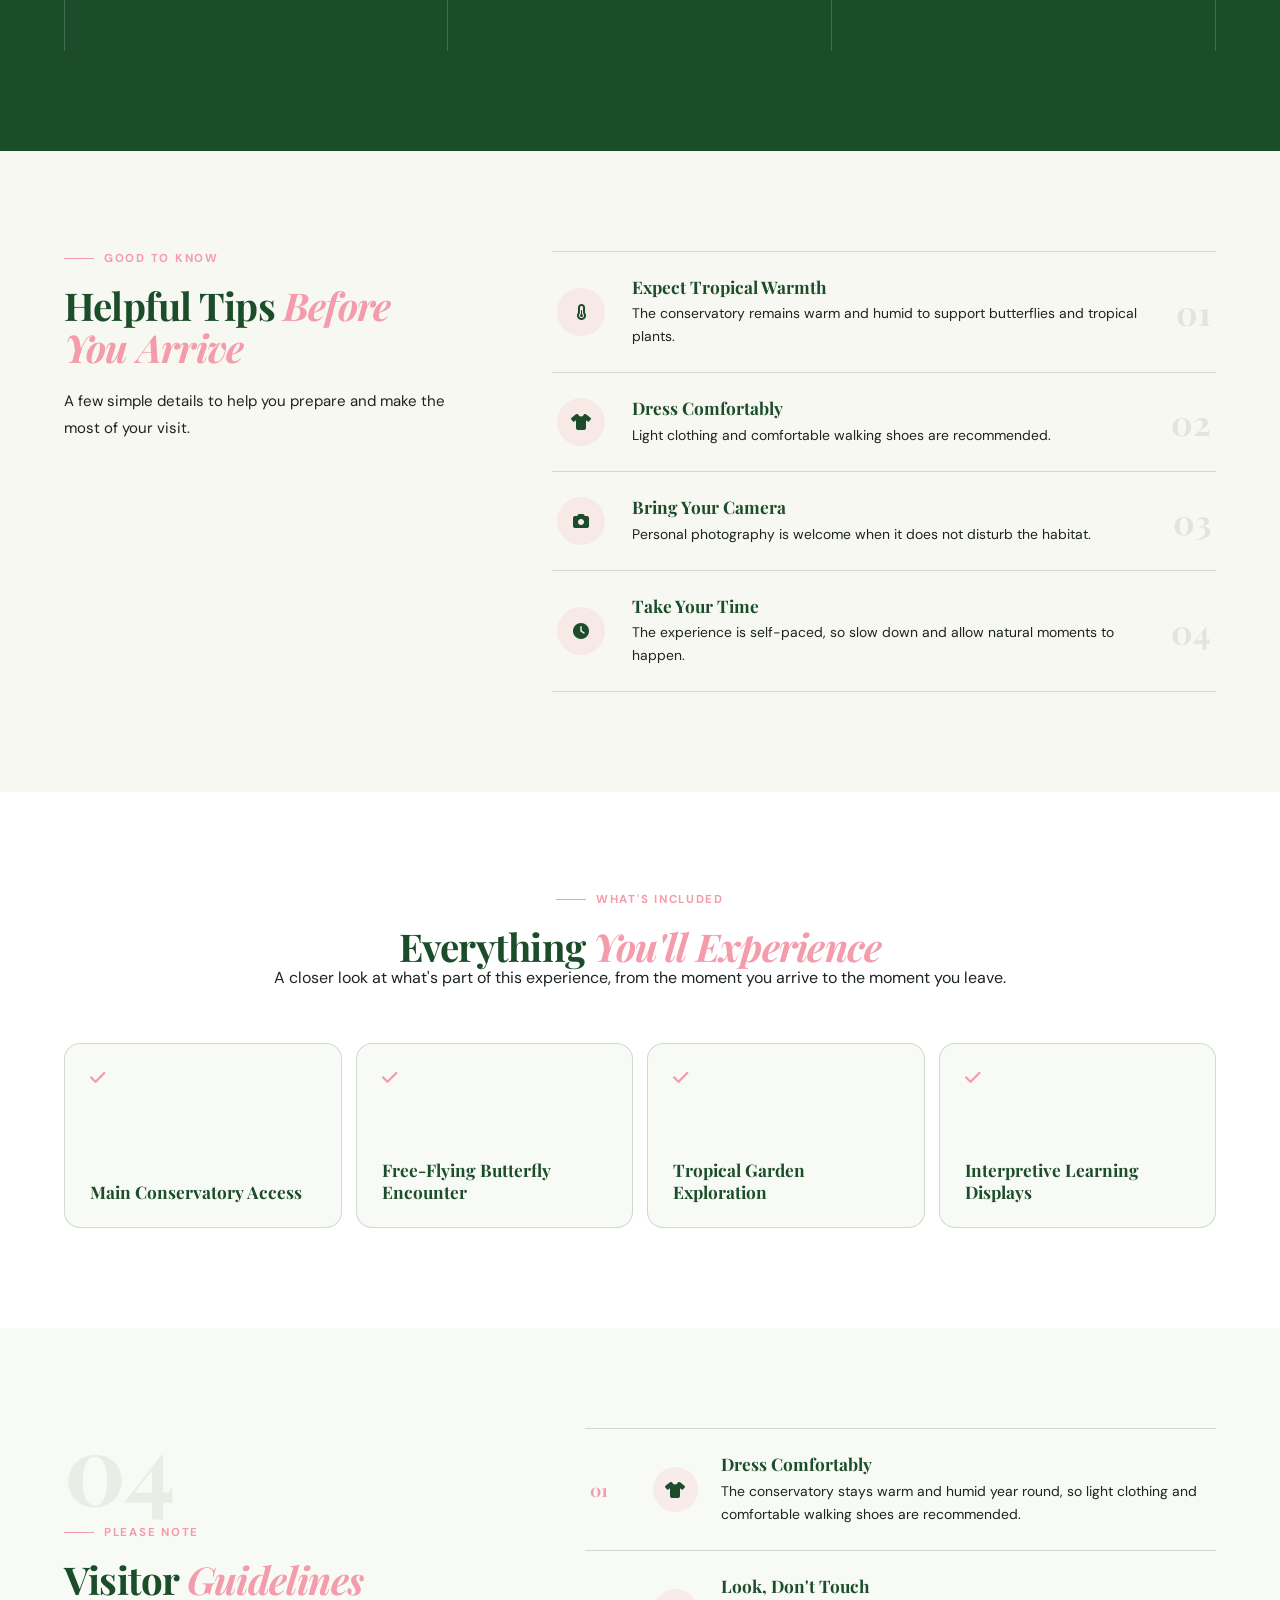
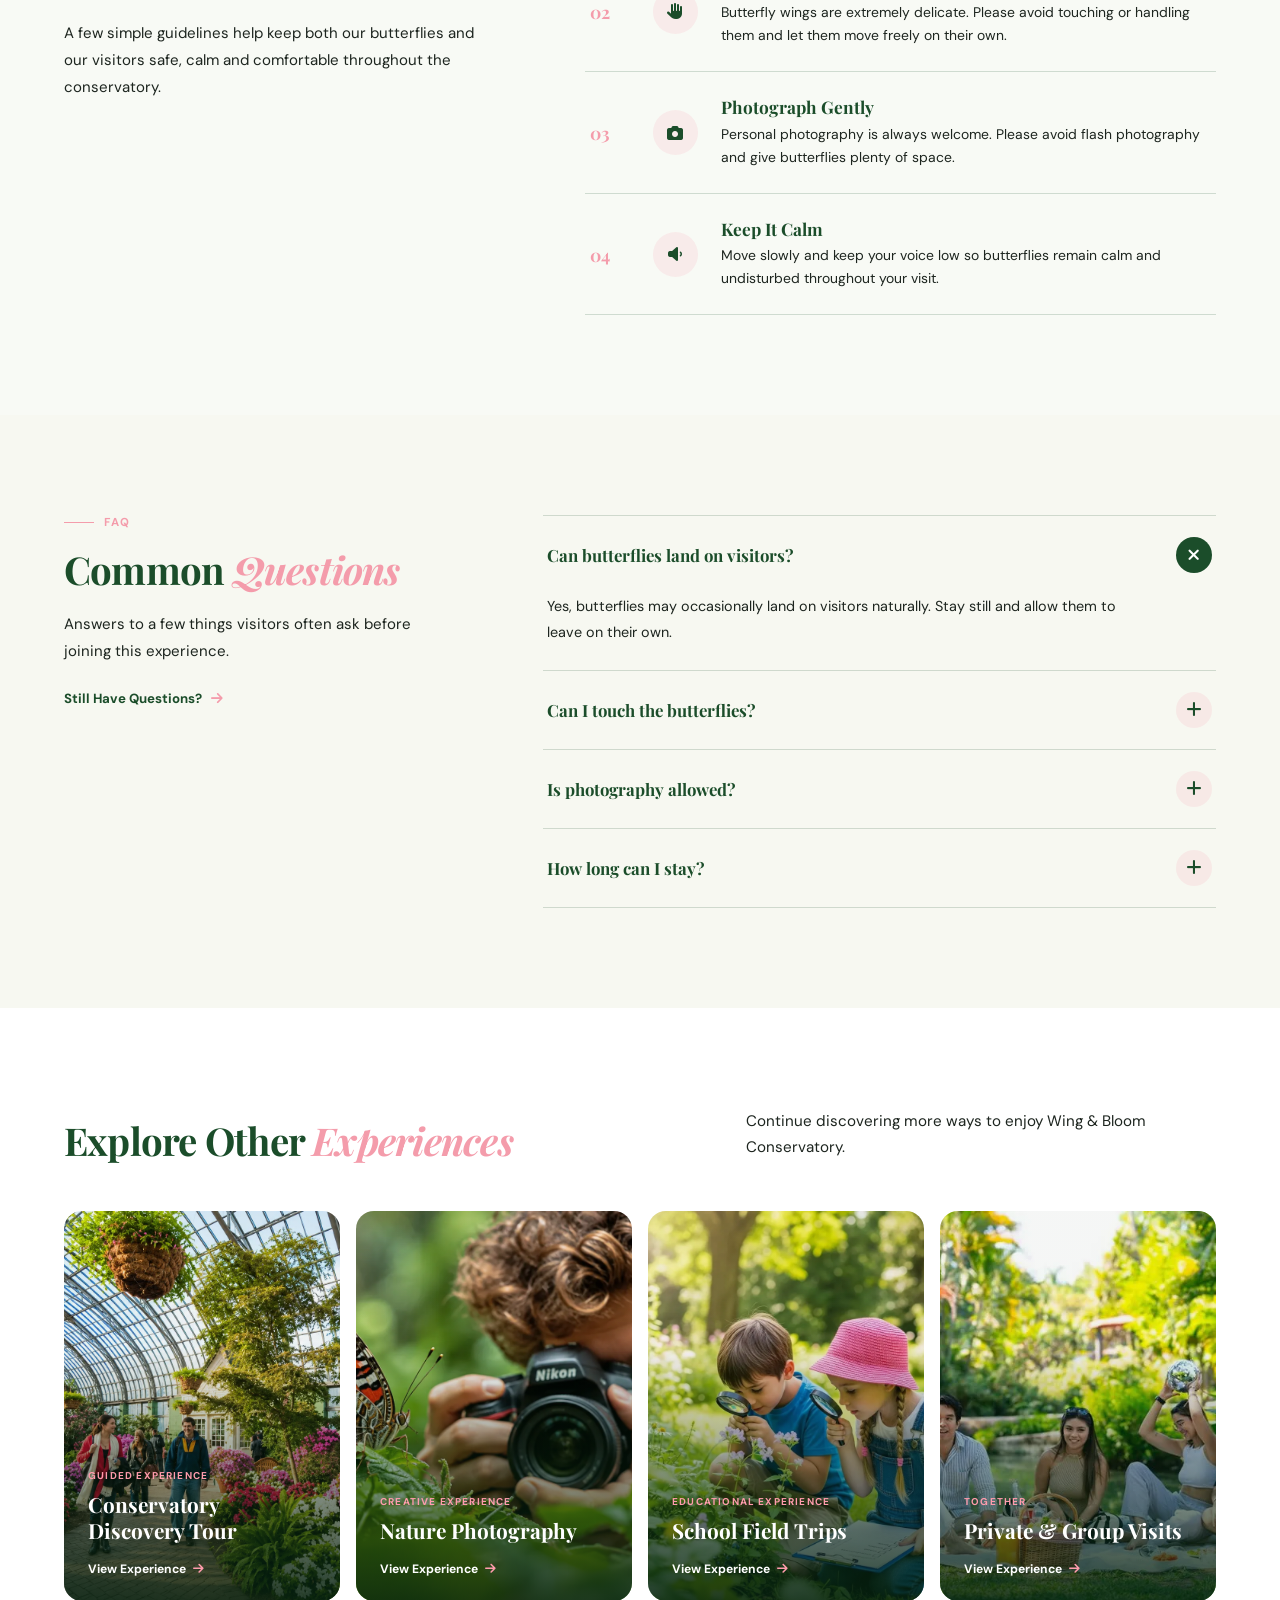
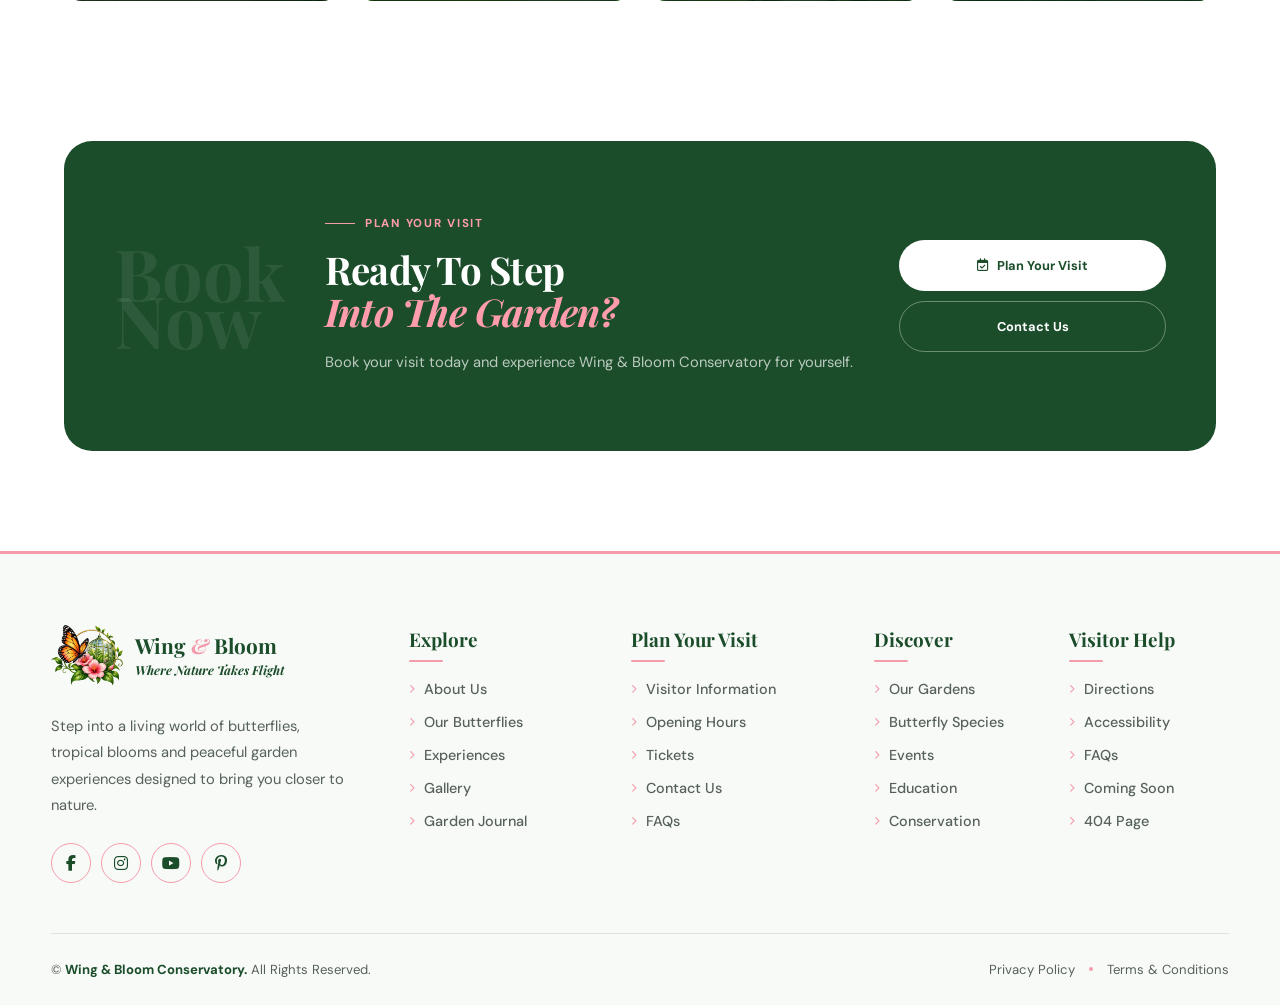
<file: experience-details.html>
<!DOCTYPE html>
<html lang="en" dir="ltr" data-theme="light">

<head>

    <meta charset="UTF-8">
    <meta name="viewport" content="width=device-width, initial-scale=1.0">

    <title>Wing & Bloom Conservatory</title>
    <link rel="icon" type="image/png" href="images/favicon.png">

  
<link rel="preconnect" href="https://fonts.googleapis.com">
<link rel="preconnect" href="https://fonts.gstatic.com" crossorigin>
<link href="https://fonts.googleapis.com/css2?family=DM+Sans:wght@400;500;600;700&family=Playfair+Display:ital,wght@0,500;0,600;0,700;1,600&display=swap" rel="stylesheet">

<!-- Font Awesome -->
<link rel="stylesheet"
      href="https://cdnjs.cloudflare.com/ajax/libs/font-awesome/6.7.2/css/all.min.css">
    <link rel="stylesheet" href="./experience-details.css">
    <link rel="stylesheet" href="./nav.css">
    <link rel="stylesheet" href="footer.css">
       <link rel="stylesheet" href="./responsive-fixes.css">

</head>

<body>
    <header class="site-header" id="siteHeader">
    <div class="header-container">

        <!-- BRAND -->
        <a href="index.html" class="brand" aria-label="Wing and Bloom Conservatory Home">
            <img decoding="async" src="./images/logo.webp"
                 alt="Wing & Bloom Conservatory"
                 class="brand-logo">

            <div class="brand-content">
                <span class="brand-name">
                    Wing <span>&</span> Bloom
                </span>
            
                <span class="brand-tagline"><b>Where Nature Takes Flight</b></span>
            </div>
        </a>

        <!-- DESKTOP NAV -->
        <nav class="main-nav" id="mainNav">

            <div class="nav-item has-dropdown">
                <a href="index.html" class="nav-link dropdown-link">
                    Home
                    <i class="fa-solid fa-chevron-down"></i>
                </a>

                <div class="dropdown-menu">
                    <a href="index.html" class="dropdown-item">
                        <span class="dropdown-icon">
                            <i class="fa-solid fa-leaf"></i>
                        </span>
                        <span>
                            <strong>Garden Experience</strong>
                            <small>Classic nature-inspired home</small>
                        </span>
                    </a>

                    <a href="home.html#home2" class="dropdown-item">
                        <span class="dropdown-icon">
                            <i class="fa-solid fa-seedling"></i>
                        </span>
                        <span>
                            <strong>Conservatory Escape</strong>
                            <small>Immersive tropical experience</small>
                        </span>
                    </a>
                </div>
            </div>

            <div class="nav-item">
                <a href="about.html" class="nav-link">About</a>
            </div>

            <div class="nav-item">
                <a href="butterflies.html" class="nav-link">Butterflies</a>
            </div>

            <div class="nav-item">
                <a href="experiences.html" class="nav-link active">Experiences</a>
            </div>

            <div class="nav-item">
                <a href="gallery.html" class="nav-link">Gallery</a>
            </div>

            <div class="nav-item">
                <a href="blog.html" class="nav-link">Blog</a>
            </div>

            <div class="nav-item">
                <a href="contact.html" class="nav-link">Contact</a>
            </div>

            <!-- MOBILE CTA -->
            <a href="book-a-visit.html" class="mobile-cta">
                <i class="fa-regular fa-calendar-check"></i>
                Plan Your Visit
            </a>
        </nav>

        <!-- HEADER ACTIONS -->
        <div class="header-actions">

            <!-- RTL / LTR -->
            <button class="header-tool rtl-btn"
                    id="rtlToggle"
                    type="button"
                    aria-label="Switch text direction">
                <span id="directionText">RTL</span>
            </button>

            <!-- DARK / LIGHT -->
            <button class="header-tool theme-btn"
                    id="themeToggle"
                    type="button"
                    aria-label="Switch theme">
                <i class="fa-regular fa-moon" id="themeIcon"></i>
            </button>

            <!-- PRIMARY CTA -->
            <a href="book-a-visit.html" class="header-cta">
                <i class="fa-regular fa-calendar-check"></i>
                <span>Plan Your Visit</span>
                <i class="fa-solid fa-arrow-right cta-arrow"></i>
            </a>

            <!-- HAMBURGER -->
            <button class="menu-toggle"
                    id="menuToggle"
                    type="button"
                    aria-label="Open navigation"
                    aria-expanded="false">
                <span></span>
                <span></span>
                <span></span>
            </button>

        </div>

    </div>
</header>


<main class="detail-page">

    <!-- =====================================================
         01. HERO
    ====================================================== -->
    <section class="detail-hero">

        <div class="detail-hero-image">
            <img fetchpriority="high" decoding="async" id="detailHeroImage"
                 src="./images/butterfly-encounter.webp"
                 alt="Butterfly Encounter">
        </div>

        <div class="detail-hero-overlay"></div>

        <div class="container detail-hero-container">

            <div class="detail-hero-content">

                <a href="experiences.html" class="detail-back">
                    <i class="fa-solid fa-arrow-left"></i>
                    Back To Experiences
                </a>

                <div class="detail-tag">
                    <span></span>
                    <p id="detailCategory">SIGNATURE EXPERIENCE</p>
                </div>

                <span class="detail-number" id="detailNumber">01</span>

                <h1>
                    <span id="detailTitle">Butterfly</span>
                    <em id="detailAccent">Encounter</em>
                </h1>

                <p id="detailHeroDescription">
                    Wander among free-flying butterflies and experience the
                    conservatory at its most magical.
                </p>

            </div>

            <div class="detail-hero-meta">

                <div>
                    <i class="fa-regular fa-hourglass-half"></i>
                    <span>
                        <small>DURATION</small>
                        <strong id="detailDuration">Self-Paced</strong>
                    </span>
                </div>

                <div>
                    <i class="fa-solid fa-users"></i>
                    <span>
                        <small>BEST FOR</small>
                        <strong id="detailAudience">All Visitors</strong>
                    </span>
                </div>

                <div>
                    <i class="fa-solid fa-location-dot"></i>
                    <span>
                        <small>LOCATION</small>
                        <strong id="detailLocation">Main Conservatory</strong>
                    </span>
                </div>

            </div>

        </div>

    </section>


    <!-- =====================================================
         02. OVERVIEW
    ====================================================== -->
    <section class="detail-intro detail-space">

        <div class="container detail-intro-grid">

            <div class="detail-intro-title">

                <div class="detail-tag">
                    <span></span>
                    <p>OVERVIEW</p>
                </div>

                <h2 id="overviewTitle">
                    Step Into A World <em>Alive With Wings</em>
                </h2>

            </div>

            <div class="detail-intro-copy">

                <p class="detail-lead" id="overviewLead">
                    Butterfly Encounter is the signature Wing &amp; Bloom
                    experience — an immersive journey through a tropical
                    environment alive with free-flying butterflies,
                    colourful flowers and lush foliage.
                </p>

                <p id="overviewTextOne">
                    Instead of observing butterflies from behind glass, you
                    enter their living environment. Walk along peaceful
                    pathways while butterflies feed from flowers, glide
                    above the garden and rest naturally among tropical
                    leaves.
                </p>

                <p id="overviewTextTwo">
                    No two visits feel exactly the same. Butterfly activity
                    changes throughout the day, creating quiet moments of
                    discovery whenever you slow down and look carefully.
                </p>

            </div>

        </div>

    </section>


    <!-- =====================================================
         03. LARGE IMAGE
    ====================================================== -->
    <section class="detail-visual">

        <div class="container">

            <div class="detail-main-image">

                <img loading="lazy" decoding="async" id="detailMainImage"
                     src="./images/butterfly-encounter.webp"
                     alt="Butterfly Encounter">

                <span class="detail-image-number" id="detailImageNumber">01</span>

                <div class="detail-image-caption">

                    <i class="fa-solid fa-leaf"></i>

                    <div>
                        <small>FEATURED VIEW</small>
                        <strong id="detailImageCaption">A Living World Around You</strong>
                    </div>

                </div>

            </div>

        </div>

    </section>


    <!-- =====================================================
         04. HIGHLIGHTS
    ====================================================== -->
    <section class="detail-highlights detail-space">

        <div class="container">

            <div class="detail-section-head">

                <h2>Experience <em>Highlights</em></h2>

                <p>
                    Discover what makes this experience special, from the
                    first step inside to the quiet moments you'll remember
                    long after you leave.
                </p>

            </div>

            <div class="detail-highlight-grid" id="highlightGrid"></div>

        </div>

    </section>


    <!-- =====================================================
         05. YOUR JOURNEY
    ====================================================== -->
    <section class="detail-journey">

        <div class="container detail-space">

            <div class="detail-journey-heading">

                <div class="detail-tag">
                    <span></span>
                    <p>HOW IT WORKS</p>
                </div>

                <h2>Your Journey <em>Through The Garden</em></h2>

                <p>
                    A simple, relaxed flow that guides you from arrival to
                    discovery, at your own comfortable pace.
                </p>

            </div>

            <div class="detail-journey-list" id="journeyList"></div>

        </div>

    </section>


    <!-- =====================================================
         06. GOOD TO KNOW
    ====================================================== -->
    <section class="detail-know detail-space">

        <div class="container detail-know-layout">

            <div class="detail-know-heading">

                <div class="detail-tag">
                    <span></span>
                    <p>GOOD TO KNOW</p>
                </div>

                <h2>Helpful Tips <em>Before You Arrive</em></h2>

                <p>
                    A few simple details to help you prepare and make the
                    most of your visit.
                </p>

            </div>

            <div class="detail-know-list" id="knowList"></div>

        </div>

    </section>


    <!-- =====================================================
         07. WHAT'S INCLUDED
    ====================================================== -->
    <section class="detail-included detail-space">

        <div class="container">

            <div class="detail-section-heading">

                <div class="detail-tag detail-center-tag">
                    <span></span>
                    <p>WHAT'S INCLUDED</p>
                </div>

                <h2>Everything <em>You'll Experience</em></h2>

                <p>
                    A closer look at what's part of this experience, from
                    the moment you arrive to the moment you leave.
                </p>

            </div>

            <div class="detail-included-grid" id="includedGrid"></div>

        </div>

    </section>


    <!-- =====================================================
         08. VISITOR GUIDELINES
    ====================================================== -->
    <section class="detail-guidelines detail-space">

        <div class="container detail-guidelines-layout">

            <div>

                <span class="detail-big-number">04</span>

                <div class="detail-guideline-intro">

                    <div class="detail-tag">
                        <span></span>
                        <p>PLEASE NOTE</p>
                    </div>

                    <h2>Visitor <em>Guidelines</em></h2>

                    <p>
                        A few simple guidelines help keep both our
                        butterflies and our visitors safe, calm and
                        comfortable throughout the conservatory.
                    </p>

                </div>

            </div>

            <div class="detail-guideline-list">

                <article class="detail-guideline">
                    <span>01</span>
                    <i class="fa-solid fa-shirt"></i>
                    <div>
                        <h3>Dress Comfortably</h3>
                        <p>
                            The conservatory stays warm and humid year
                            round, so light clothing and comfortable
                            walking shoes are recommended.
                        </p>
                    </div>
                </article>

                <article class="detail-guideline">
                    <span>02</span>
                    <i class="fa-solid fa-hand"></i>
                    <div>
                        <h3>Look, Don't Touch</h3>
                        <p>
                            Butterfly wings are extremely delicate. Please
                            avoid touching or handling them and let them
                            move freely on their own.
                        </p>
                    </div>
                </article>

                <article class="detail-guideline">
                    <span>03</span>
                    <i class="fa-solid fa-camera"></i>
                    <div>
                        <h3>Photograph Gently</h3>
                        <p>
                            Personal photography is always welcome. Please
                            avoid flash photography and give butterflies
                            plenty of space.
                        </p>
                    </div>
                </article>

                <article class="detail-guideline">
                    <span>04</span>
                    <i class="fa-solid fa-volume-low"></i>
                    <div>
                        <h3>Keep It Calm</h3>
                        <p>
                            Move slowly and keep your voice low so
                            butterflies remain calm and undisturbed
                            throughout your visit.
                        </p>
                    </div>
                </article>

            </div>

        </div>

    </section>


    <!-- =====================================================
         09. FAQ
    ====================================================== -->
    <section class="detail-faq detail-space">

        <div class="container detail-faq-layout">

            <div class="detail-faq-heading">

                <div class="detail-tag">
                    <span></span>
                    <p>FAQ</p>
                </div>

                <h2>Common <em>Questions</em></h2>

                <p>
                    Answers to a few things visitors often ask before
                    joining this experience.
                </p>

                <a href="contact.html" class="detail-text-link">
                    Still Have Questions?
                    <i class="fa-solid fa-arrow-right"></i>
                </a>

            </div>

            <div class="detail-faq-list" id="faqList"></div>

        </div>

    </section>


    <!-- =====================================================
         10. OTHER EXPERIENCES
    ====================================================== -->
    <section class="detail-other detail-space">

        <div class="container">

            <div class="detail-section-head">

                <h2>Explore Other <em>Experiences</em></h2>

                <p>
                    Continue discovering more ways to enjoy Wing &amp;
                    Bloom Conservatory.
                </p>

            </div>

            <div class="detail-other-grid" id="otherExperiences"></div>

        </div>

    </section>


    <!-- =====================================================
         11. CTA
    ====================================================== -->
    <section class="detail-cta">

        <div class="container">

            <div class="detail-cta-inner">

                <div class="detail-cta-number">
                    Book<br>Now
                </div>

                <div class="detail-cta-content">

                    <div class="detail-tag">
                        <span></span>
                        <p>PLAN YOUR VISIT</p>
                    </div>

                    <h2>Ready To Step <em>Into The Garden?</em></h2>

                    <p>
                        Book your visit today and experience Wing &amp;
                        Bloom Conservatory for yourself.
                    </p>

                </div>

                <div class="detail-cta-actions">

                    <a href="book-a-visit.html" class="detail-primary-btn">
                        <i class="fa-regular fa-calendar-check"></i>
                        Plan Your Visit
                    </a>

                    <a href="contact.html" class="detail-secondary-btn">
                        Contact Us
                    </a>

                </div>

            </div>

        </div>

    </section>

</main>

<!-- =========================
     FOOTER START
========================= -->

<footer class="site-footer">

    <!-- Top Accent Line -->
    <div class="footer-top-line"></div>

    <div class="footer-container">

        <div class="footer-main">

            <!-- ================= BRAND ================= -->

            <div class="footer-brand">

                <a href="index.html" class="footer-logo-wrap">

                    <img decoding="async" src="./images/logo.webp"
                         alt="Wing & Bloom Conservatory"
                         class="footer-logo">

                    <div class="footer-brand-content">

                        <span class="footer-brand-name">
                            Wing <span>&</span> Bloom
                        </span>

                        <span class="footer-tagline">
                            Where Nature Takes Flight
                        </span>

                    </div>

                </a>

                <p class="footer-description">
                    Step into a living world of butterflies, tropical blooms
                    and peaceful garden experiences designed to bring you
                    closer to nature.
                </p>

                <div class="footer-socials">

                    <a href="#" class="social-link" aria-label="Facebook">
                        <i class="fa-brands fa-facebook-f"></i>
                    </a>

                    <a href="#" class="social-link" aria-label="Instagram">
                        <i class="fa-brands fa-instagram"></i>
                    </a>

                    <a href="#" class="social-link" aria-label="YouTube">
                        <i class="fa-brands fa-youtube"></i>
                    </a>

                    <a href="#" class="social-link" aria-label="Pinterest">
                        <i class="fa-brands fa-pinterest-p"></i>
                    </a>

                </div>

            </div>


            <!-- ================= EXPLORE ================= -->

            <div class="footer-column">

                <h3 class="footer-title">Explore</h3>

                <ul class="footer-links">

                    <li><a href="about.html"><i class="fa-solid fa-chevron-right"></i>About Us</a></li>

                    <li><a href="butterflies.html"><i class="fa-solid fa-chevron-right"></i>Our Butterflies</a></li>

                    <li><a href="experiences.html"><i class="fa-solid fa-chevron-right"></i>Experiences</a></li>

                    <li><a href="gallery.html"><i class="fa-solid fa-chevron-right"></i>Gallery</a></li>

                    <li><a href="blog.html"><i class="fa-solid fa-chevron-right"></i>Garden Journal</a></li>

                </ul>

            </div>


            <!-- ================= PLAN VISIT ================= -->

            <div class="footer-column">

                <h3 class="footer-title">Plan Your Visit</h3>

                <ul class="footer-links">

                    <li><a href="book-a-visit.html"><i class="fa-solid fa-chevron-right"></i>Visitor Information</a></li>

                    <li><a href="book-a-visit.html#tickets"><i class="fa-solid fa-chevron-right"></i>Opening Hours</a></li>

                    <li><a href="book-a-visit.html#tickets"><i class="fa-solid fa-chevron-right"></i>Tickets</a></li>

                    <li><a href="contact.html"><i class="fa-solid fa-chevron-right"></i>Contact Us</a></li>

                    <li><a href="book-a-visit.html#visit-faq"><i class="fa-solid fa-chevron-right"></i>FAQs</a></li>

                </ul>

            </div>


            <!-- ================= QUICK LINKS ================= -->

            <div class="footer-quick-area">


                <!-- DISCOVER -->

                <div class="footer-quick-column">

                    <h3 class="footer-title">Discover</h3>

                    <ul class="footer-links">

                        <li><a href="home.html#garden"><i class="fa-solid fa-chevron-right"></i>Our Gardens</a></li>

                        <li><a href="butterflies.html#species"><i class="fa-solid fa-chevron-right"></i>Butterfly Species</a></li>

                        <li><a href="experiences.html#our-experiences"><i class="fa-solid fa-chevron-right"></i>Events</a></li>

                        <li><a href="experiences.html#group-experiences"><i class="fa-solid fa-chevron-right"></i>Education</a></li>

                        <li><a href="about.html#our-story"><i class="fa-solid fa-chevron-right"></i>Conservation</a></li>

                    </ul>

                </div>


                <!-- VISITOR HELP -->

              <!-- VISITOR HELP -->
<div class="footer-quick-column">

    <h3 class="footer-title">Visitor Help</h3>

    <ul class="footer-links">

        <li>
            <a href="book-a-visit.html#getting-here">
                <i class="fa-solid fa-chevron-right"></i>
                Directions
            </a>
        </li>

        <li>
            <a href="book-a-visit.html#quick-facts">
                <i class="fa-solid fa-chevron-right"></i>
                Accessibility
            </a>
        </li>

        <li>
            <a href="book-a-visit.html#visit-faq">
                <i class="fa-solid fa-chevron-right"></i>
                FAQs
            </a>
        </li>

        <li>
            <a href="coming-soon.html">
                <i class="fa-solid fa-chevron-right"></i>
                Coming Soon
            </a>
        </li>

        <li>
            <a href="404.html">
                <i class="fa-solid fa-chevron-right"></i>
                404 Page
            </a>
        </li>

    </ul>

</div>

            </div>

        </div>


        <!-- ================= BOTTOM ================= -->

        <div class="footer-bottom">

            <p>
                © <span id="currentYear"></span>
                <strong>Wing & Bloom Conservatory.</strong>
                All Rights Reserved.
            </p>

            <div class="footer-bottom-links">

                <a href="privacy-policy.html">Privacy Policy</a>

                <span></span>

                <a href="terms-conditions.html">Terms & Conditions</a>

            </div>

        </div>

    </div>

</footer>

<script src="./nav.js"></script>
<script src="./experience-details.js"></script>
</body>

</html>
</file>
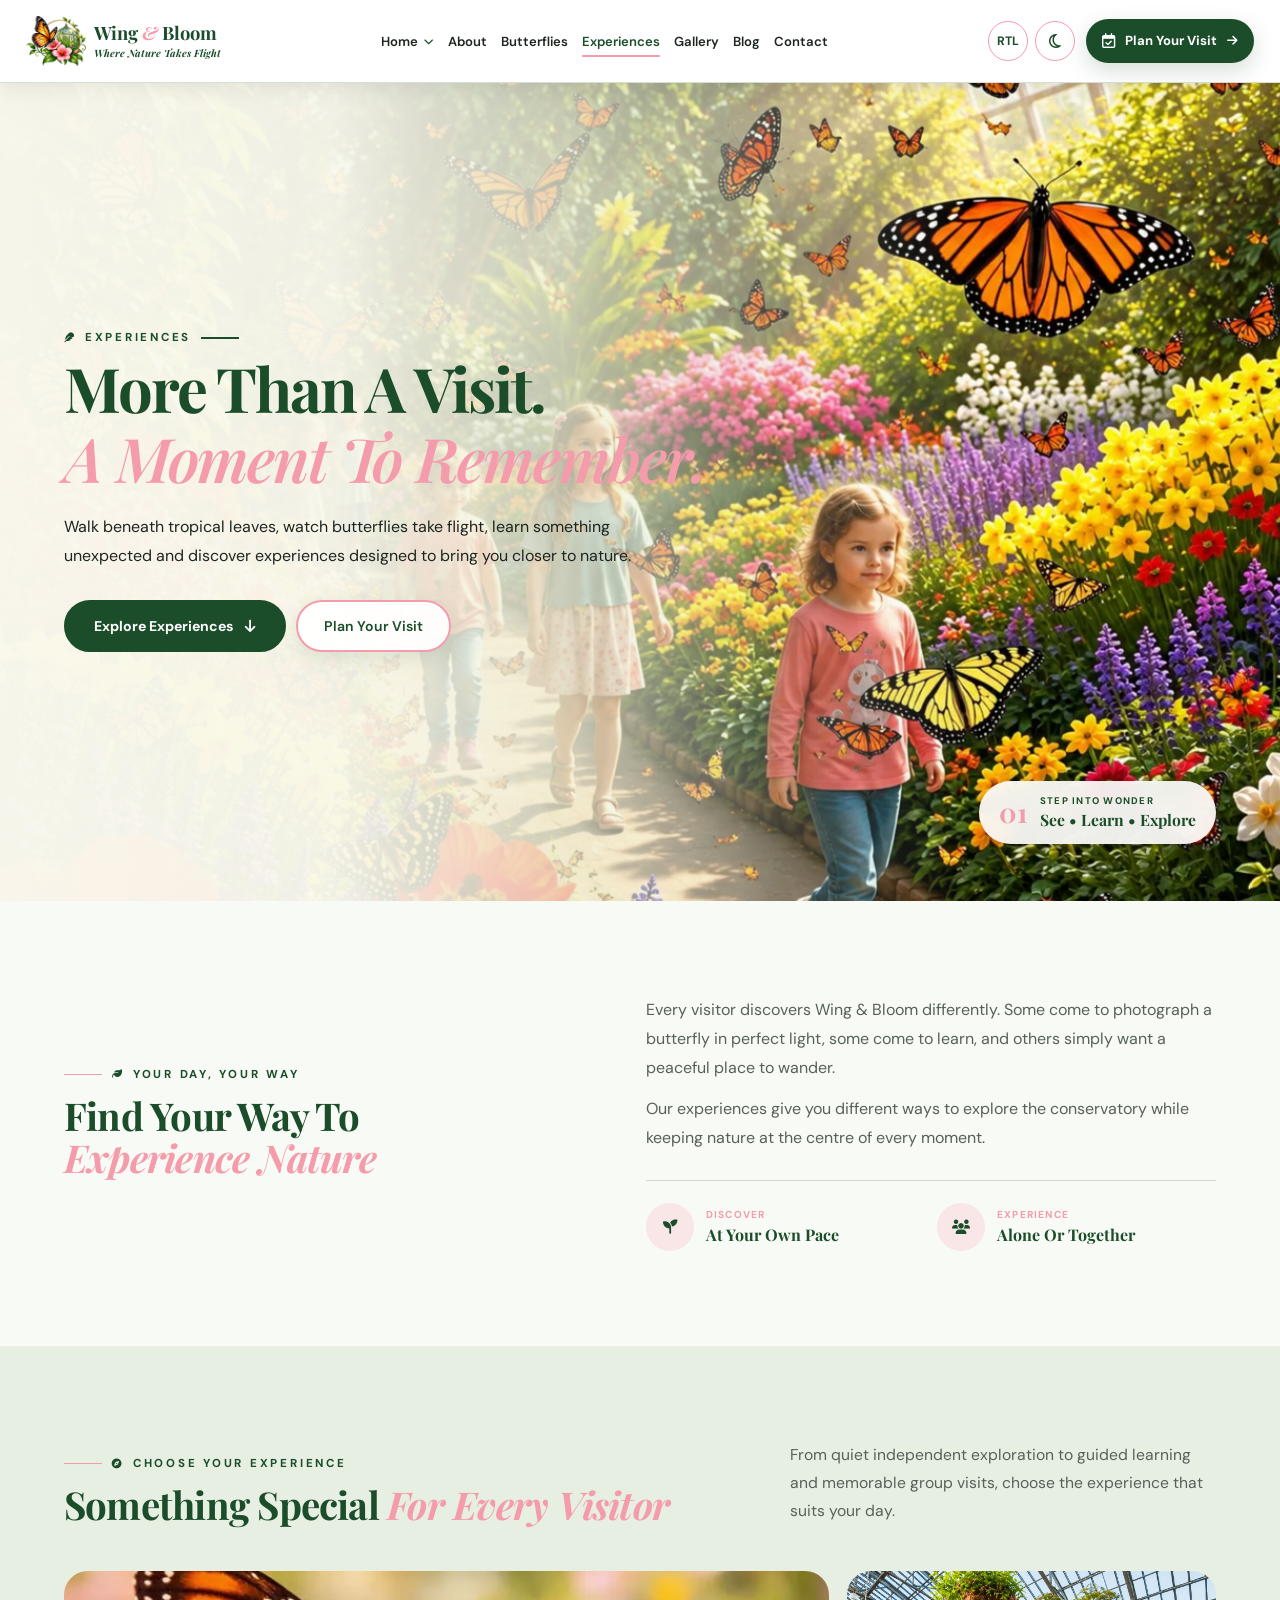
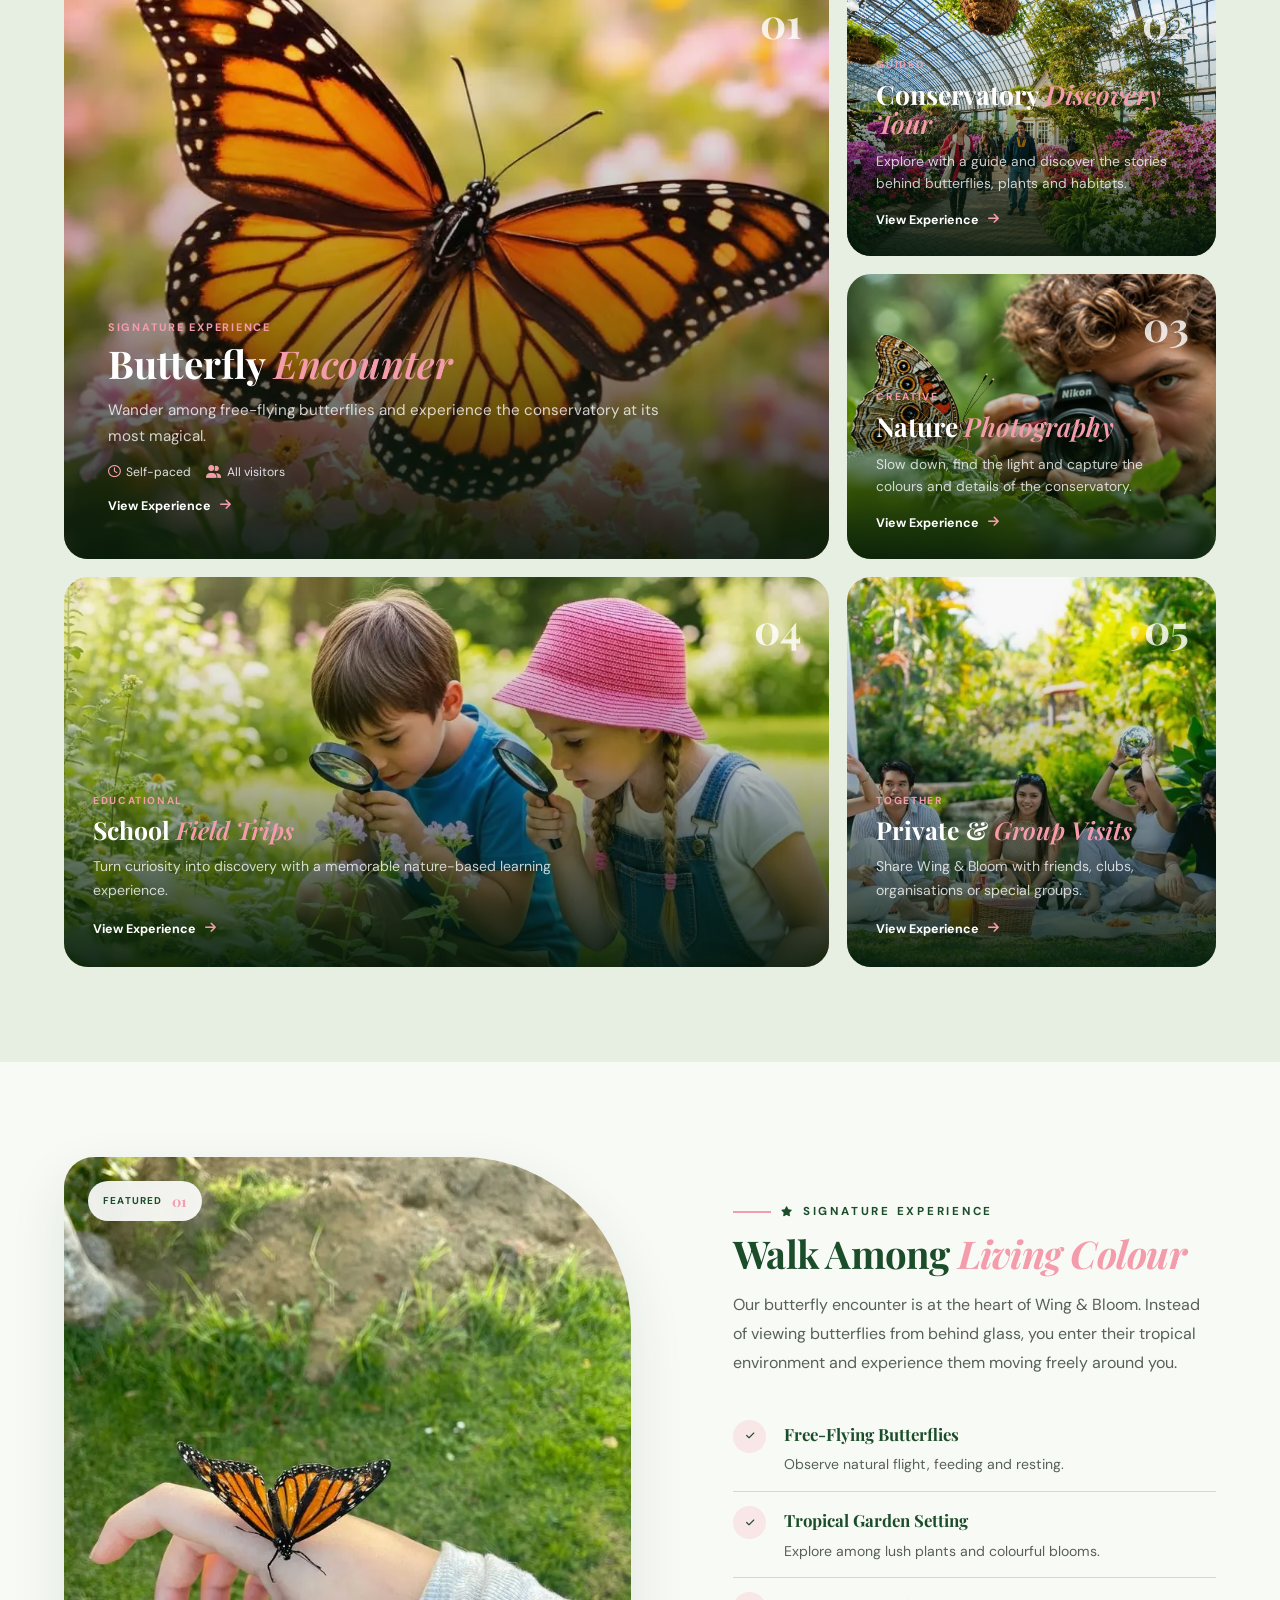
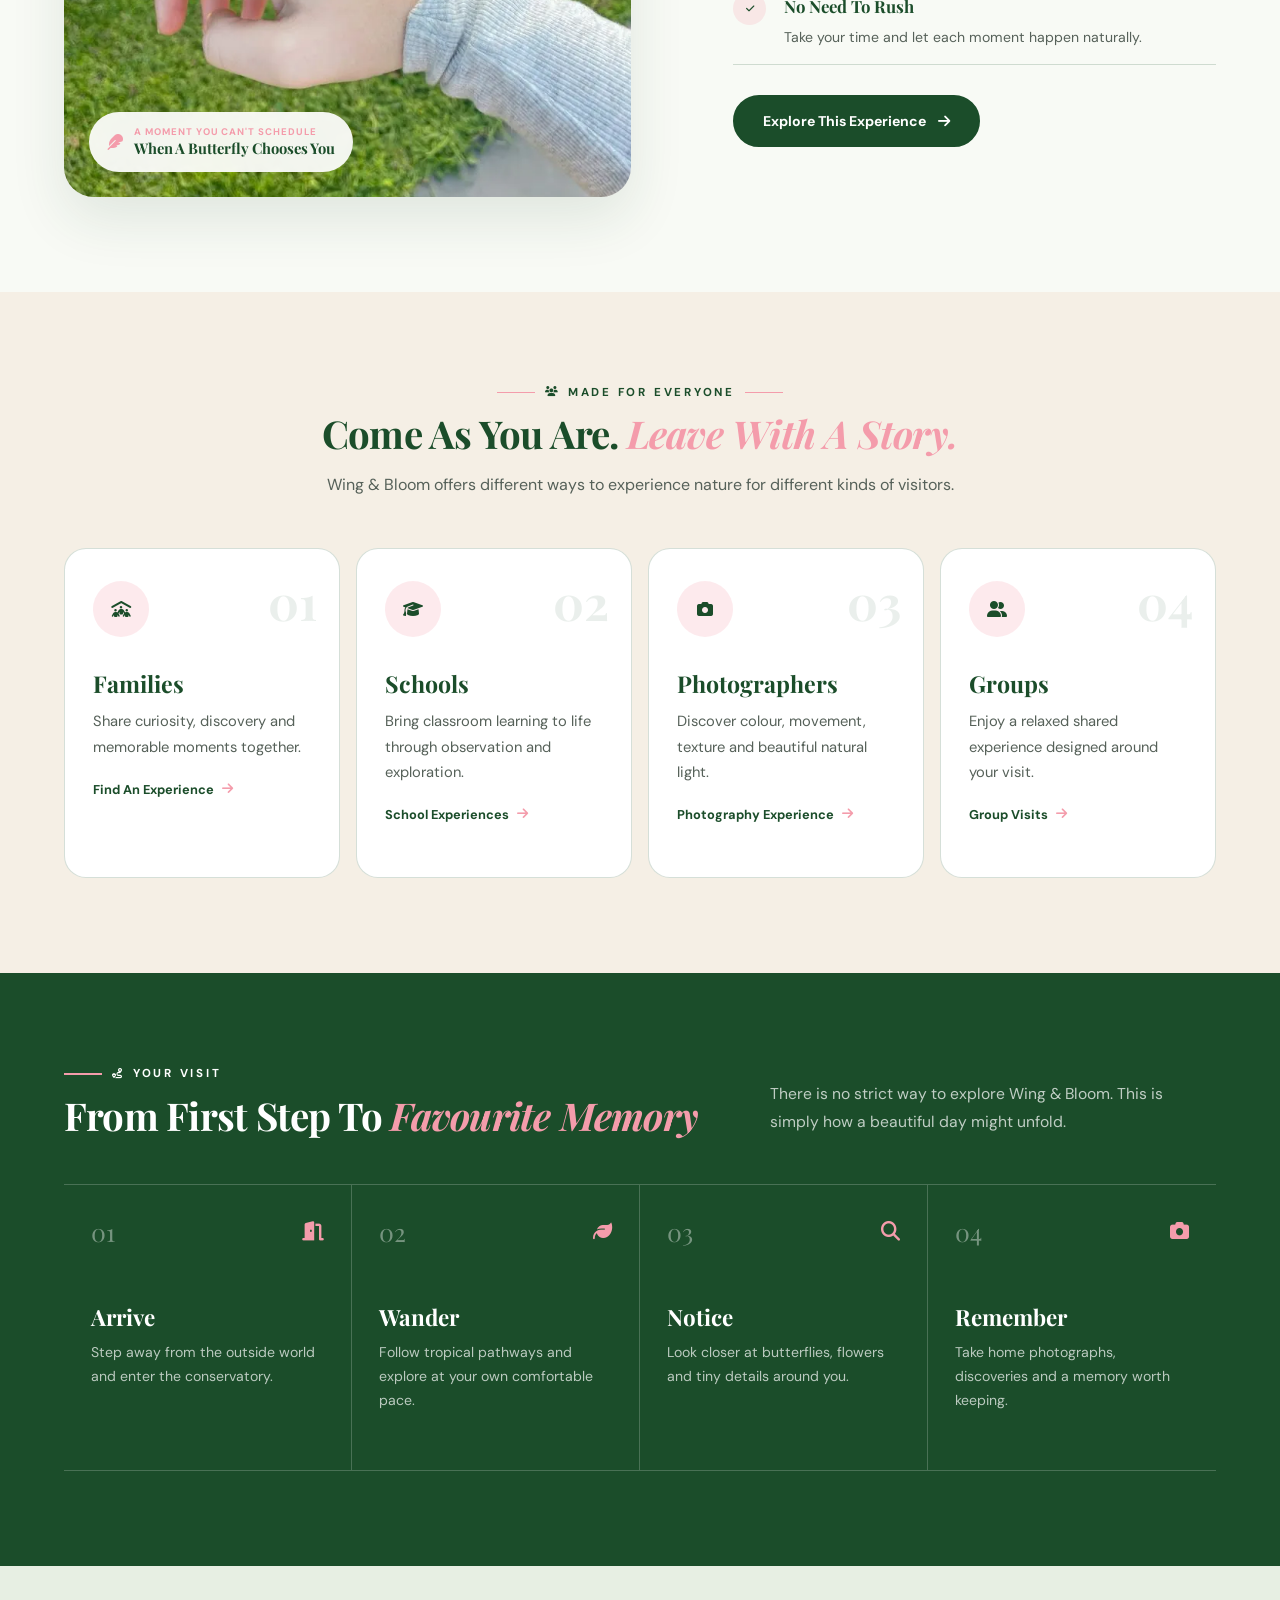
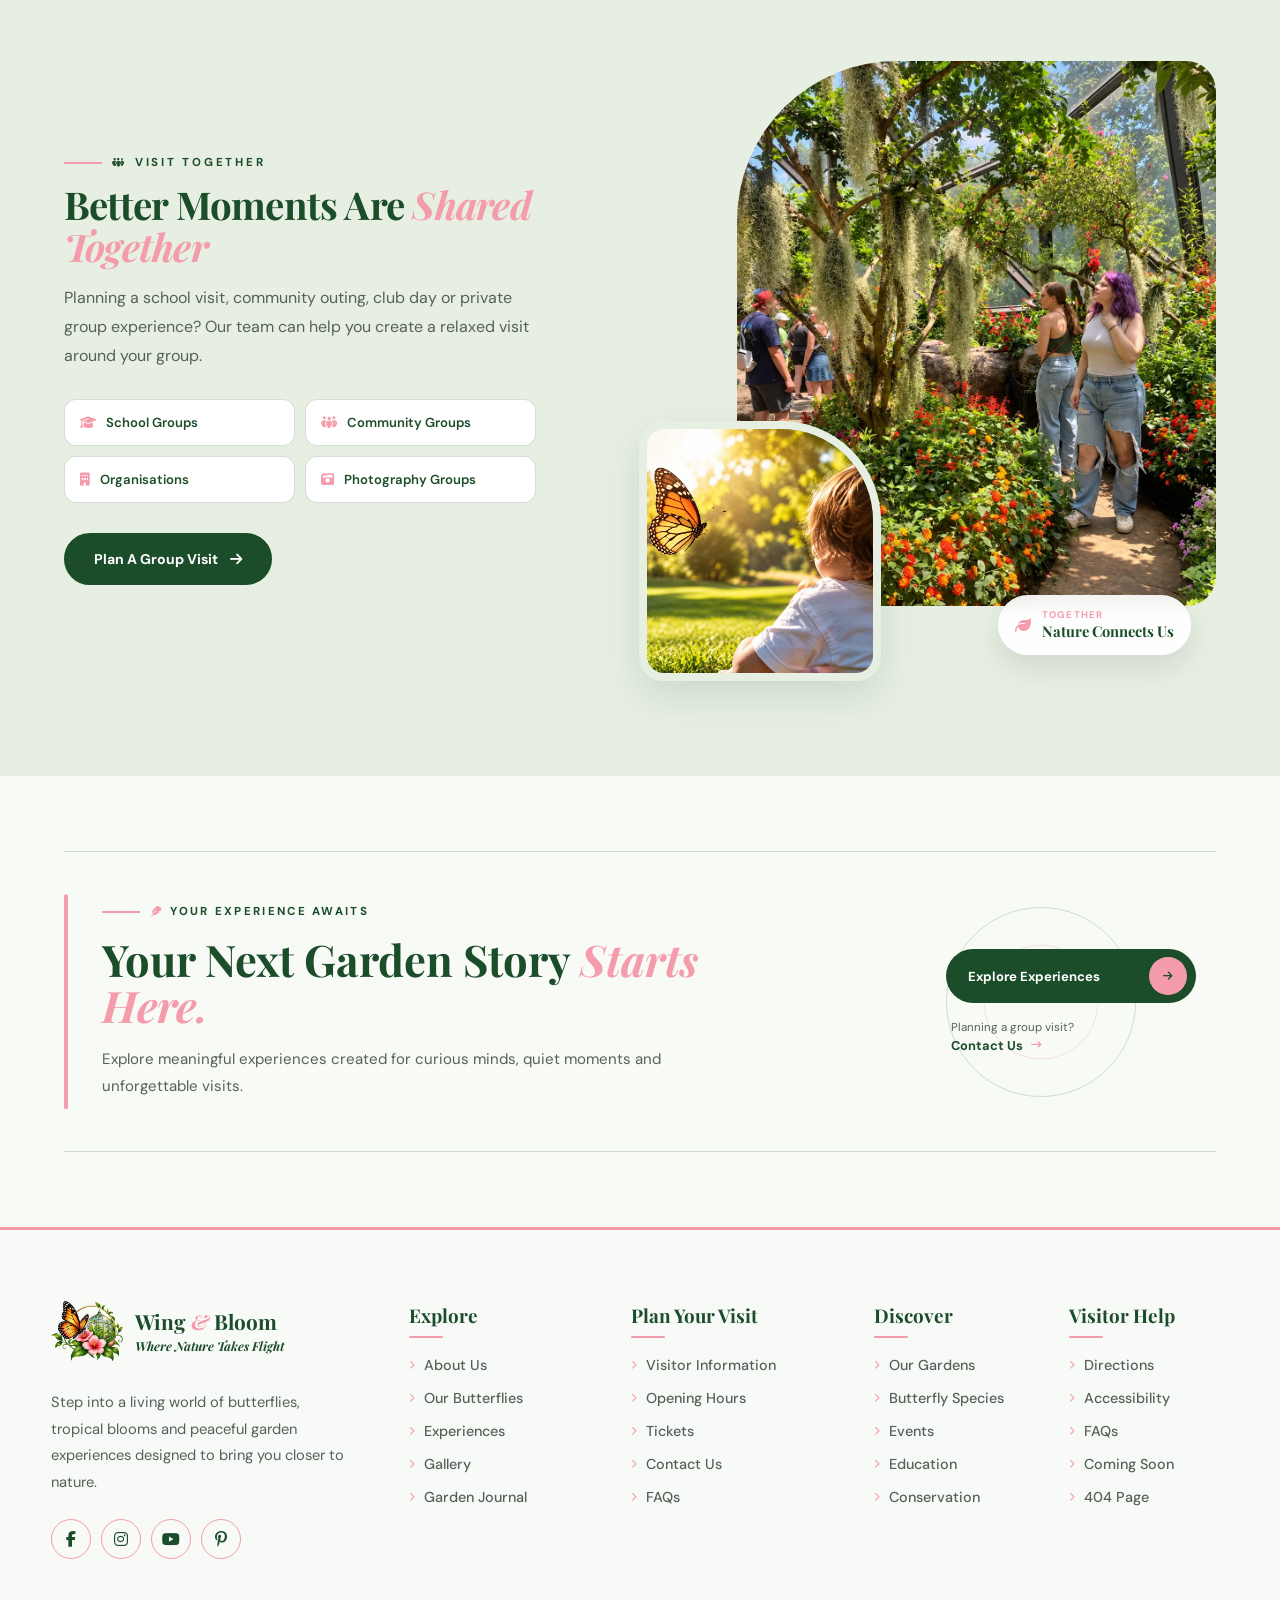
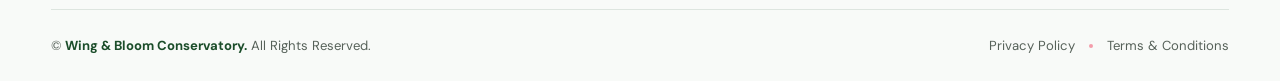
<file: experiences.html>
<!DOCTYPE html>
<html lang="en" dir="ltr" data-theme="light">

<head>

    <meta charset="UTF-8">
    <meta name="viewport" content="width=device-width, initial-scale=1.0">

    <title>Wing & Bloom Conservatory</title>
    <link rel="icon" type="image/png" href="images/favicon.png">
 <!-- Google Fonts -->
  
<link rel="preconnect" href="https://fonts.googleapis.com">
<link rel="preconnect" href="https://fonts.gstatic.com" crossorigin>
<link href="https://fonts.googleapis.com/css2?family=DM+Sans:wght@400;500;600;700&family=Playfair+Display:ital,wght@0,500;0,600;0,700;1,600&display=swap" rel="stylesheet">

<!-- Font Awesome -->
<link rel="stylesheet"
      href="https://cdnjs.cloudflare.com/ajax/libs/font-awesome/6.7.2/css/all.min.css">
    <link rel="stylesheet" href="./experiences.css">
    <link rel="stylesheet" href="./nav.css">
    <link rel="stylesheet" href="footer.css">
        <link rel="stylesheet" href="./responsive-fixes.css">


</head>

<body>
    <header class="site-header" id="siteHeader">
    <div class="header-container">

        <!-- BRAND -->
        <a href="index.html" class="brand" aria-label="Wing and Bloom Conservatory Home">
            <img decoding="async" src="./images/logo.webp"
                 alt="Wing & Bloom Conservatory"
                 class="brand-logo">

            <div class="brand-content">
                <span class="brand-name">
                    Wing <span>&</span> Bloom
                </span>
            
                <span class="brand-tagline"><b>Where Nature Takes Flight</b></span>
            </div>
        </a>

        <!-- DESKTOP NAV -->
        <nav class="main-nav" id="mainNav">

            <div class="nav-item has-dropdown">
                <a href="index.html" class="nav-link dropdown-link">
                    Home
                    <i class="fa-solid fa-chevron-down"></i>
                </a>

                <div class="dropdown-menu">
                    <a href="index.html" class="dropdown-item">
                        <span class="dropdown-icon">
                            <i class="fa-solid fa-leaf"></i>
                        </span>
                        <span>
                            <strong>Garden Experience</strong>
                            <small>Classic nature-inspired home</small>
                        </span>
                    </a>

                    <a href="home.html#home2" class="dropdown-item">
                        <span class="dropdown-icon">
                            <i class="fa-solid fa-seedling"></i>
                        </span>
                        <span>
                            <strong>Conservatory Escape</strong>
                            <small>Immersive tropical experience</small>
                        </span>
                    </a>
                </div>
            </div>

            <div class="nav-item">
                <a href="about.html" class="nav-link">About</a>
            </div>

            <div class="nav-item">
                <a href="butterflies.html" class="nav-link">Butterflies</a>
            </div>

            <div class="nav-item">
                <a href="experiences.html" class="nav-link active">Experiences</a>
            </div>

            <div class="nav-item">
                <a href="gallery.html" class="nav-link">Gallery</a>
            </div>

            <div class="nav-item">
                <a href="blog.html" class="nav-link">Blog</a>
            </div>

            <div class="nav-item">
                <a href="contact.html" class="nav-link">Contact</a>
            </div>

            <!-- MOBILE CTA -->
            <a href="book-a-visit.html" class="mobile-cta">
                <i class="fa-regular fa-calendar-check"></i>
                Plan Your Visit
            </a>
        </nav>

        <!-- HEADER ACTIONS -->
        <div class="header-actions">

            <!-- RTL / LTR -->
            <button class="header-tool rtl-btn"
                    id="rtlToggle"
                    type="button"
                    aria-label="Switch text direction">
                <span id="directionText">RTL</span>
            </button>

            <!-- DARK / LIGHT -->
            <button class="header-tool theme-btn"
                    id="themeToggle"
                    type="button"
                    aria-label="Switch theme">
                <i class="fa-regular fa-moon" id="themeIcon"></i>
            </button>

            <!-- PRIMARY CTA -->
            <a href="book-a-visit.html" class="header-cta">
                <i class="fa-regular fa-calendar-check"></i>
                <span>Plan Your Visit</span>
                <i class="fa-solid fa-arrow-right cta-arrow"></i>
            </a>

            <!-- HAMBURGER -->
            <button class="menu-toggle"
                    id="menuToggle"
                    type="button"
                    aria-label="Open navigation"
                    aria-expanded="false">
                <span></span>
                <span></span>
                <span></span>
            </button>

        </div>

    </div>
</header>




<main class="experiences-page">

    <!-- =====================================================
         01. EXPERIENCES HERO
    ====================================================== -->
    <section class="exp-hero">

        <div class="exp-hero-media">
            <img fetchpriority="high" decoding="async" src="./images/experiences-hero.webp"
                 alt="Visitors exploring butterflies and tropical plants">
        </div>

        <div class="exp-hero-overlay"></div>

        <div class="container exp-hero-container">

            <div class="exp-hero-content">

                <div class="exp-tag">
                   

                    <p>
                        <i class="fa-solid fa-feather"></i>
                        EXPERIENCES
                    </p>
                     <span class="exp-tag-line"></span>
                </div>

                <h1>
                    More Than A Visit.
                    <span>A Moment To Remember.</span>
                </h1>

                <p>
                    Walk beneath tropical leaves, watch butterflies take
                    flight, learn something unexpected and discover
                    experiences designed to bring you closer to nature.
                </p>

                <div class="exp-hero-actions">

                    <a href="#our-experiences"
                       class="exp-primary-btn">

                        Explore Experiences
                        <i class="fa-solid fa-arrow-down"></i>

                    </a>

                 <a href="contact.html" class="exp-outline-btn">
    Plan Your Visit
</a>

                </div>

            </div>

        </div>


        <div class="exp-hero-side">

            <span class="exp-hero-side-number">01</span>

            <div>
                <small>STEP INTO WONDER</small>
                <strong>See • Learn • Explore</strong>
            </div>

        </div>

    </section>


    <!-- =====================================================
         02. INTRO
    ====================================================== -->
    <section class="exp-intro exp-section-space">

        <div class="container exp-intro-grid">

            <div class="exp-intro-left exp-reveal">

                <div class="exp-tag">

                    <span class="exp-tag-line"></span>

                    <p>
                        <i class="fa-solid fa-leaf"></i>
                        YOUR DAY, YOUR WAY
                    </p>

                </div>

                <h2 class="exp-section-title">
                    Find Your Way To
                    <span>Experience Nature</span>
                </h2>

            </div>


            <div class="exp-intro-right exp-reveal">

                <p>
                    Every visitor discovers Wing &amp; Bloom differently.
                    Some come to photograph a butterfly in perfect light,
                    some come to learn, and others simply want a peaceful
                    place to wander.
                </p>

                <p>
                    Our experiences give you different ways to explore the
                    conservatory while keeping nature at the centre of
                    every moment.
                </p>


                <div class="exp-intro-features">

                    <div>
                        <i class="fa-solid fa-seedling"></i>

                        <span>
                            <small>DISCOVER</small>
                            <strong>At Your Own Pace</strong>
                        </span>
                    </div>

                    <div>
                        <i class="fa-solid fa-users"></i>

                        <span>
                            <small>EXPERIENCE</small>
                            <strong>Alone Or Together</strong>
                        </span>
                    </div>

                </div>

            </div>

        </div>

    </section>


    <!-- =====================================================
         03. MAIN EXPERIENCES
    ====================================================== -->
    <section class="exp-services exp-section-space"
             id="our-experiences">

        <div class="container">

            <div class="exp-services-heading exp-reveal">

                <div>

                    <div class="exp-tag">

                        <span class="exp-tag-line"></span>

                        <p>
                            <i class="fa-solid fa-compass"></i>
                            CHOOSE YOUR EXPERIENCE
                        </p>

                    </div>

                    <h2 class="exp-section-title">
                        Something Special
                        <span>For Every Visitor</span>
                    </h2>

                </div>


                <p>
                    From quiet independent exploration to guided learning
                    and memorable group visits, choose the experience
                    that suits your day.
                </p>

            </div>


            <div class="exp-services-grid">


                <!-- EXPERIENCE 01 -->
                <article class="exp-service-card exp-service-large exp-reveal">

                    <div class="exp-service-image">

                        <img loading="lazy" decoding="async" src="./images/butterfly-encounter.webp"
                             alt="Close butterfly encounter">

                    </div>

                    <div class="exp-service-overlay"></div>

                    <span class="exp-service-number">
                        01
                    </span>

                    <div class="exp-service-content">

                        <div class="exp-service-label">
                            SIGNATURE EXPERIENCE
                        </div>

                        <h3>
                            Butterfly
                            <em>Encounter</em>
                        </h3>

                        <p>
                            Wander among free-flying butterflies and
                            experience the conservatory at its most magical.
                        </p>

                        <div class="exp-service-meta">

                            <span>
                                <i class="fa-regular fa-clock"></i>
                                Self-paced
                            </span>

                            <span>
                                <i class="fa-solid fa-user-group"></i>
                                All visitors
                            </span>

                        </div>

                        <a href="experience-details.html?experience=butterfly-encounter"
                           class="exp-service-link">

                            View Experience

                            <i class="fa-solid fa-arrow-right"></i>

                        </a>

                    </div>

                </article>


                <!-- EXPERIENCE 02 -->
                <article class="exp-service-card exp-reveal">

                    <div class="exp-service-image">

                        <img loading="lazy" decoding="async" src="./images/guided-tour.webp"
                             alt="Guided conservatory tour">

                    </div>

                    <div class="exp-service-overlay"></div>

                    <span class="exp-service-number">
                        02
                    </span>

                    <div class="exp-service-content">

                        <div class="exp-service-label">
                            GUIDED
                        </div>

                        <h3>
                            Conservatory
                            <em>Discovery Tour</em>
                        </h3>

                        <p>
                            Explore with a guide and discover the stories
                            behind butterflies, plants and habitats.
                        </p>

                        <a href="experience-details.html?experience=discovery-tour"
                           class="exp-service-link">

                            View Experience

                            <i class="fa-solid fa-arrow-right"></i>

                        </a>

                    </div>

                </article>


                <!-- EXPERIENCE 03 -->
                <article class="exp-service-card exp-reveal">

                    <div class="exp-service-image">

                        <img loading="lazy" decoding="async" src="./images/photography.webp"
                             alt="Butterfly photography experience">

                    </div>

                    <div class="exp-service-overlay"></div>

                    <span class="exp-service-number">
                        03
                    </span>

                    <div class="exp-service-content">

                        <div class="exp-service-label">
                            CREATIVE
                        </div>

                        <h3>
                            Nature
                            <em>Photography</em>
                        </h3>

                        <p>
                            Slow down, find the light and capture the
                            colours and details of the conservatory.
                        </p>

                        <a href="experience-details.html?experience=photography"
                           class="exp-service-link">

                            View Experience

                            <i class="fa-solid fa-arrow-right"></i>

                        </a>

                    </div>

                </article>


                <!-- EXPERIENCE 04 -->
                <article class="exp-service-card exp-reveal">

                    <div class="exp-service-image">

                        <img loading="lazy" decoding="async" src="./images/school-trip.webp"
                             alt="Children learning about butterflies">

                    </div>

                    <div class="exp-service-overlay"></div>

                    <span class="exp-service-number">
                        04
                    </span>

                    <div class="exp-service-content">

                        <div class="exp-service-label">
                            EDUCATIONAL
                        </div>

                        <h3>
                            School
                            <em>Field Trips</em>
                        </h3>

                        <p>
                            Turn curiosity into discovery with a memorable
                            nature-based learning experience.
                        </p>

                        <a href="experience-details.html?experience=school-trip"
                           class="exp-service-link">

                            View Experience

                            <i class="fa-solid fa-arrow-right"></i>

                        </a>

                    </div>

                </article>


                <!-- EXPERIENCE 05 -->
                <article class="exp-service-card exp-reveal">

                    <div class="exp-service-image">

                        <img loading="lazy" decoding="async" src="./images/group-visit.webp"
                             alt="Group enjoying the tropical garden">

                    </div>

                    <div class="exp-service-overlay"></div>

                    <span class="exp-service-number">
                        05
                    </span>

                    <div class="exp-service-content">

                        <div class="exp-service-label">
                            TOGETHER
                        </div>

                        <h3>
                            Private &amp;
                            <em>Group Visits</em>
                        </h3>

                        <p>
                            Share Wing &amp; Bloom with friends, clubs,
                            organisations or special groups.
                        </p>

                        <a href="experience-details.html?experience=group-visit"
                           class="exp-service-link">

                            View Experience

                            <i class="fa-solid fa-arrow-right"></i>

                        </a>

                    </div>

                </article>

            </div>

        </div>

    </section>


    <!-- =====================================================
         04. FEATURED EXPERIENCE
    ====================================================== -->
    <section class="exp-featured exp-section-space">

        <div class="container exp-featured-grid">


            <div class="exp-featured-visual exp-reveal">

                <img loading="lazy" decoding="async" src="./images/featured-experience.webp"
                     alt="Butterfly resting near a visitor">

                <div class="exp-featured-index">
                    <span>FEATURED</span>
                    <strong>01</strong>
                </div>

                <div class="exp-featured-caption">

                    <i class="fa-solid fa-feather"></i>

                    <span>
                        <small>A MOMENT YOU CAN'T SCHEDULE</small>
                        <strong>When A Butterfly Chooses You</strong>
                    </span>

                </div>

            </div>


            <div class="exp-featured-content exp-reveal">

                <div class="exp-tag">

                    <span class="exp-tag-line"></span>

                    <p>
                        <i class="fa-solid fa-star"></i>
                        SIGNATURE EXPERIENCE
                    </p>

                </div>

                <h2 class="exp-section-title">
                    Walk Among
                    <span>Living Colour</span>
                </h2>

                <p class="exp-section-text exp-left-text">
                    Our butterfly encounter is at the heart of Wing &amp;
                    Bloom. Instead of viewing butterflies from behind glass,
                    you enter their tropical environment and experience
                    them moving freely around you.
                </p>


                <div class="exp-featured-list">

                    <div>

                        <span>
                            <i class="fa-solid fa-check"></i>
                        </span>

                        <p>
                            <strong>Free-Flying Butterflies</strong>
                            Observe natural flight, feeding and resting.
                        </p>

                    </div>


                    <div>

                        <span>
                            <i class="fa-solid fa-check"></i>
                        </span>

                        <p>
                            <strong>Tropical Garden Setting</strong>
                            Explore among lush plants and colourful blooms.
                        </p>

                    </div>


                    <div>

                        <span>
                            <i class="fa-solid fa-check"></i>
                        </span>

                        <p>
                            <strong>No Need To Rush</strong>
                            Take your time and let each moment happen naturally.
                        </p>

                    </div>

                </div>


                <a href="experience-details.html?experience=butterfly-encounter"
                   class="exp-primary-btn">

                    Explore This Experience

                    <i class="fa-solid fa-arrow-right"></i>

                </a>

            </div>

        </div>

    </section>


    <!-- =====================================================
         05. WHO IS IT FOR
    ====================================================== -->
    <section class="exp-for exp-section-space">

        <div class="container">

            <div class="exp-section-heading exp-reveal">

                <div class="exp-tag exp-center-tag">

                    <span class="exp-tag-line"></span>

                    <p>
                        <i class="fa-solid fa-users"></i>
                        MADE FOR EVERYONE
                    </p>

                    <span class="exp-tag-line"></span>

                </div>

                <h2 class="exp-section-title">
                    Come As You Are.
                    <span>Leave With A Story.</span>
                </h2>

                <p class="exp-section-text">
                    Wing &amp; Bloom offers different ways to experience
                    nature for different kinds of visitors.
                </p>

            </div>


            <div class="exp-for-grid">


                <article class="exp-for-card exp-reveal">

                    <span class="exp-for-number">
                        01
                    </span>

                    <div class="exp-for-icon">
                        <i class="fa-solid fa-people-roof"></i>
                    </div>

                    <h3>Families</h3>

                    <p>
                        Share curiosity, discovery and memorable
                        moments together.
                    </p>

                    <a href="#our-experiences">
                        Find An Experience
                        <i class="fa-solid fa-arrow-right"></i>
                    </a>

                </article>


                <article class="exp-for-card exp-reveal">

                    <span class="exp-for-number">
                        02
                    </span>

                    <div class="exp-for-icon">
                        <i class="fa-solid fa-graduation-cap"></i>
                    </div>

                    <h3>Schools</h3>

                    <p>
                        Bring classroom learning to life through
                        observation and exploration.
                    </p>

                    <a href="#our-experiences">
                        School Experiences
                        <i class="fa-solid fa-arrow-right"></i>
                    </a>

                </article>


                <article class="exp-for-card exp-reveal">

                    <span class="exp-for-number">
                        03
                    </span>

                    <div class="exp-for-icon">
                        <i class="fa-solid fa-camera"></i>
                    </div>

                    <h3>Photographers</h3>

                    <p>
                        Discover colour, movement, texture and
                        beautiful natural light.
                    </p>

                    <a href="#our-experiences">
                        Photography Experience
                        <i class="fa-solid fa-arrow-right"></i>
                    </a>

                </article>


                <article class="exp-for-card exp-reveal">

                    <span class="exp-for-number">
                        04
                    </span>

                    <div class="exp-for-icon">
                        <i class="fa-solid fa-user-group"></i>
                    </div>

                    <h3>Groups</h3>

                    <p>
                        Enjoy a relaxed shared experience designed
                        around your visit.
                    </p>

                    <a href="#group-experiences">
                        Group Visits
                        <i class="fa-solid fa-arrow-right"></i>
                    </a>

                </article>

            </div>

        </div>

    </section>


    <!-- =====================================================
         06. EXPERIENCE JOURNEY
    ====================================================== -->
    <section class="exp-journey exp-section-space">

        <div class="container">

            <div class="exp-journey-heading exp-reveal">

                <div>

                    <div class="exp-tag">

                        <span class="exp-tag-line"></span>

                        <p>
                            <i class="fa-solid fa-route"></i>
                            YOUR VISIT
                        </p>

                    </div>

                    <h2 class="exp-section-title">
                        From First Step To
                        <span>Favourite Memory</span>
                    </h2>

                </div>

                <p>
                    There is no strict way to explore Wing &amp; Bloom.
                    This is simply how a beautiful day might unfold.
                </p>

            </div>


            <div class="exp-journey-track">


                <article class="exp-journey-item exp-reveal">

                    <div class="exp-journey-top">
                        <span>01</span>
                        <i class="fa-solid fa-door-open"></i>
                    </div>

                    <h3>Arrive</h3>

                    <p>
                        Step away from the outside world and
                        enter the conservatory.
                    </p>

                </article>


                <article class="exp-journey-item exp-reveal">

                    <div class="exp-journey-top">
                        <span>02</span>
                        <i class="fa-solid fa-leaf"></i>
                    </div>

                    <h3>Wander</h3>

                    <p>
                        Follow tropical pathways and explore
                        at your own comfortable pace.
                    </p>

                </article>


                <article class="exp-journey-item exp-reveal">

                    <div class="exp-journey-top">
                        <span>03</span>
                        <i class="fa-solid fa-magnifying-glass"></i>
                    </div>

                    <h3>Notice</h3>

                    <p>
                        Look closer at butterflies, flowers
                        and tiny details around you.
                    </p>

                </article>


                <article class="exp-journey-item exp-reveal">

                    <div class="exp-journey-top">
                        <span>04</span>
                        <i class="fa-solid fa-camera"></i>
                    </div>

                    <h3>Remember</h3>

                    <p>
                        Take home photographs, discoveries
                        and a memory worth keeping.
                    </p>

                </article>

            </div>

        </div>

    </section>


    <!-- =====================================================
         07. GROUP EXPERIENCE
    ====================================================== -->
    <section class="exp-groups exp-section-space"
             id="group-experiences">

        <div class="container exp-groups-grid">


            <div class="exp-groups-content exp-reveal">

                <div class="exp-tag">

                    <span class="exp-tag-line"></span>

                    <p>
                        <i class="fa-solid fa-people-group"></i>
                        VISIT TOGETHER
                    </p>

                </div>

                <h2 class="exp-section-title">
                    Better Moments Are
                    <span>Shared Together</span>
                </h2>

                <p class="exp-section-text exp-left-text">
                    Planning a school visit, community outing, club day
                    or private group experience? Our team can help you
                    create a relaxed visit around your group.
                </p>


                <div class="exp-group-types">

                    <div>
                        <i class="fa-solid fa-graduation-cap"></i>
                        <span>School Groups</span>
                    </div>

                    <div>
                        <i class="fa-solid fa-people-group"></i>
                        <span>Community Groups</span>
                    </div>

                    <div>
                        <i class="fa-solid fa-building"></i>
                        <span>Organisations</span>
                    </div>

                    <div>
                        <i class="fa-solid fa-camera-retro"></i>
                        <span>Photography Groups</span>
                    </div>

                </div>


                <a href="contact.html"
                   class="exp-primary-btn">

                    Plan A Group Visit

                    <i class="fa-solid fa-arrow-right"></i>

                </a>

            </div>


            <div class="exp-groups-visual exp-reveal">

                <div class="exp-groups-main">

                    <img loading="lazy" decoding="async" src="./images/group-experience-large.webp"
                         alt="Group visiting Wing and Bloom">

                </div>

                <div class="exp-groups-small">

                    <img loading="lazy" decoding="async" src="./images/group-experience-small.webp"
                         alt="Visitors observing a butterfly">

                </div>


                <div class="exp-groups-badge">

                    <i class="fa-solid fa-leaf"></i>

                    <span>
                        <small>TOGETHER</small>
                        <strong>Nature Connects Us</strong>
                    </span>

                </div>

            </div>

        </div>

    </section>


    <!-- =====================================================
         08. FINAL CTA
    ====================================================== -->
<!-- =====================================================
     EXPERIENCES CTA - MINIMAL EDITORIAL
===================================================== -->
<section class="exp-cta">

    <div class="container">

        <div class="exp-cta-inner exp-reveal">

            <!-- CONTENT -->
            <div class="exp-cta-content">

                <div class="exp-cta-tag">

                    <span class="exp-tag-line"></span>

                    <p>
                        <i class="fa-solid fa-feather"></i>
                        YOUR EXPERIENCE AWAITS
                    </p>

                </div>

                <h2>
                    Your Next Garden Story
                    <span>Starts Here.</span>
                </h2>

                <p>
                    Explore meaningful experiences created for curious
                    minds, quiet moments and unforgettable visits.
                </p>

            </div>


            <!-- ACTION -->
            <div class="exp-cta-action">

                <a href="#our-experiences"
                   class="exp-cta-btn">

                    <span>Explore Experiences</span>

                    <i class="fa-solid fa-arrow-right"></i>

                </a>

                <a href="contact.html"
                   class="exp-cta-contact">

                    Planning a group visit?

                    <strong>
                        Contact Us
                        <i class="fa-solid fa-arrow-right-long"></i>
                    </strong>

                </a>

            </div>


            <!-- DECORATION -->
            <span class="exp-cta-circle"></span>

        </div>

    </div>

</section>

</main>

















<!-- =========================
     FOOTER START
========================= -->

<footer class="site-footer">

    <!-- Top Accent Line -->
    <div class="footer-top-line"></div>

    <div class="footer-container">

        <div class="footer-main">

            <!-- ================= BRAND ================= -->

            <div class="footer-brand">

                <a href="index.html" class="footer-logo-wrap">

                    <img decoding="async" src="./images/logo.webp"
                         alt="Wing & Bloom Conservatory"
                         class="footer-logo">

                    <div class="footer-brand-content">

                        <span class="footer-brand-name">
                            Wing <span>&</span> Bloom
                        </span>

                        <span class="footer-tagline">
                            Where Nature Takes Flight
                        </span>

                    </div>

                </a>

                <p class="footer-description">
                    Step into a living world of butterflies, tropical blooms
                    and peaceful garden experiences designed to bring you
                    closer to nature.
                </p>

                <div class="footer-socials">

                    <a href="#" class="social-link" aria-label="Facebook">
                        <i class="fa-brands fa-facebook-f"></i>
                    </a>

                    <a href="#" class="social-link" aria-label="Instagram">
                        <i class="fa-brands fa-instagram"></i>
                    </a>

                    <a href="#" class="social-link" aria-label="YouTube">
                        <i class="fa-brands fa-youtube"></i>
                    </a>

                    <a href="#" class="social-link" aria-label="Pinterest">
                        <i class="fa-brands fa-pinterest-p"></i>
                    </a>

                </div>

            </div>


            <!-- ================= EXPLORE ================= -->

            <div class="footer-column">

                <h3 class="footer-title">Explore</h3>

                <ul class="footer-links">

                    <li><a href="about.html"><i class="fa-solid fa-chevron-right"></i>About Us</a></li>

                    <li><a href="butterflies.html"><i class="fa-solid fa-chevron-right"></i>Our Butterflies</a></li>

                    <li><a href="experiences.html"><i class="fa-solid fa-chevron-right"></i>Experiences</a></li>

                    <li><a href="gallery.html"><i class="fa-solid fa-chevron-right"></i>Gallery</a></li>

                    <li><a href="blog.html"><i class="fa-solid fa-chevron-right"></i>Garden Journal</a></li>

                </ul>

            </div>


            <!-- ================= PLAN VISIT ================= -->

            <div class="footer-column">

                <h3 class="footer-title">Plan Your Visit</h3>

                <ul class="footer-links">

                    <li><a href="book-a-visit.html"><i class="fa-solid fa-chevron-right"></i>Visitor Information</a></li>

                    <li><a href="book-a-visit.html#tickets"><i class="fa-solid fa-chevron-right"></i>Opening Hours</a></li>

                    <li><a href="book-a-visit.html#tickets"><i class="fa-solid fa-chevron-right"></i>Tickets</a></li>

                    <li><a href="contact.html"><i class="fa-solid fa-chevron-right"></i>Contact Us</a></li>

                    <li><a href="book-a-visit.html#visit-faq"><i class="fa-solid fa-chevron-right"></i>FAQs</a></li>

                </ul>

            </div>


            <!-- ================= QUICK LINKS ================= -->

            <div class="footer-quick-area">


                <!-- DISCOVER -->

                <div class="footer-quick-column">

                    <h3 class="footer-title">Discover</h3>

                    <ul class="footer-links">

                        <li><a href="home.html#garden"><i class="fa-solid fa-chevron-right"></i>Our Gardens</a></li>

                        <li><a href="butterflies.html#species"><i class="fa-solid fa-chevron-right"></i>Butterfly Species</a></li>

                        <li><a href="experiences.html#our-experiences"><i class="fa-solid fa-chevron-right"></i>Events</a></li>

                        <li><a href="experiences.html#group-experiences"><i class="fa-solid fa-chevron-right"></i>Education</a></li>

                        <li><a href="about.html#our-story"><i class="fa-solid fa-chevron-right"></i>Conservation</a></li>

                    </ul>

                </div>


                <!-- VISITOR HELP -->

              <!-- VISITOR HELP -->
<div class="footer-quick-column">

    <h3 class="footer-title">Visitor Help</h3>

    <ul class="footer-links">

        <li>
            <a href="book-a-visit.html#getting-here">
                <i class="fa-solid fa-chevron-right"></i>
                Directions
            </a>
        </li>

        <li>
            <a href="book-a-visit.html#quick-facts">
                <i class="fa-solid fa-chevron-right"></i>
                Accessibility
            </a>
        </li>

        <li>
            <a href="book-a-visit.html#visit-faq">
                <i class="fa-solid fa-chevron-right"></i>
                FAQs
            </a>
        </li>

        <li>
            <a href="coming-soon.html">
                <i class="fa-solid fa-chevron-right"></i>
                Coming Soon
            </a>
        </li>

        <li>
            <a href="404.html">
                <i class="fa-solid fa-chevron-right"></i>
                404 Page
            </a>
        </li>

    </ul>

</div>

            </div>

        </div>


        <!-- ================= BOTTOM ================= -->

        <div class="footer-bottom">

            <p>
                © <span id="currentYear"></span>
                <strong>Wing & Bloom Conservatory.</strong>
                All Rights Reserved.
            </p>

            <div class="footer-bottom-links">

                <a href="privacy-policy.html">Privacy Policy</a>

                <span></span>

                <a href="terms-conditions.html">Terms & Conditions</a>

            </div>

        </div>

    </div>

</footer>

<script src="./nav.js"></script>
<script src="./experiences.js"></script>
</body>

</html>
</file>
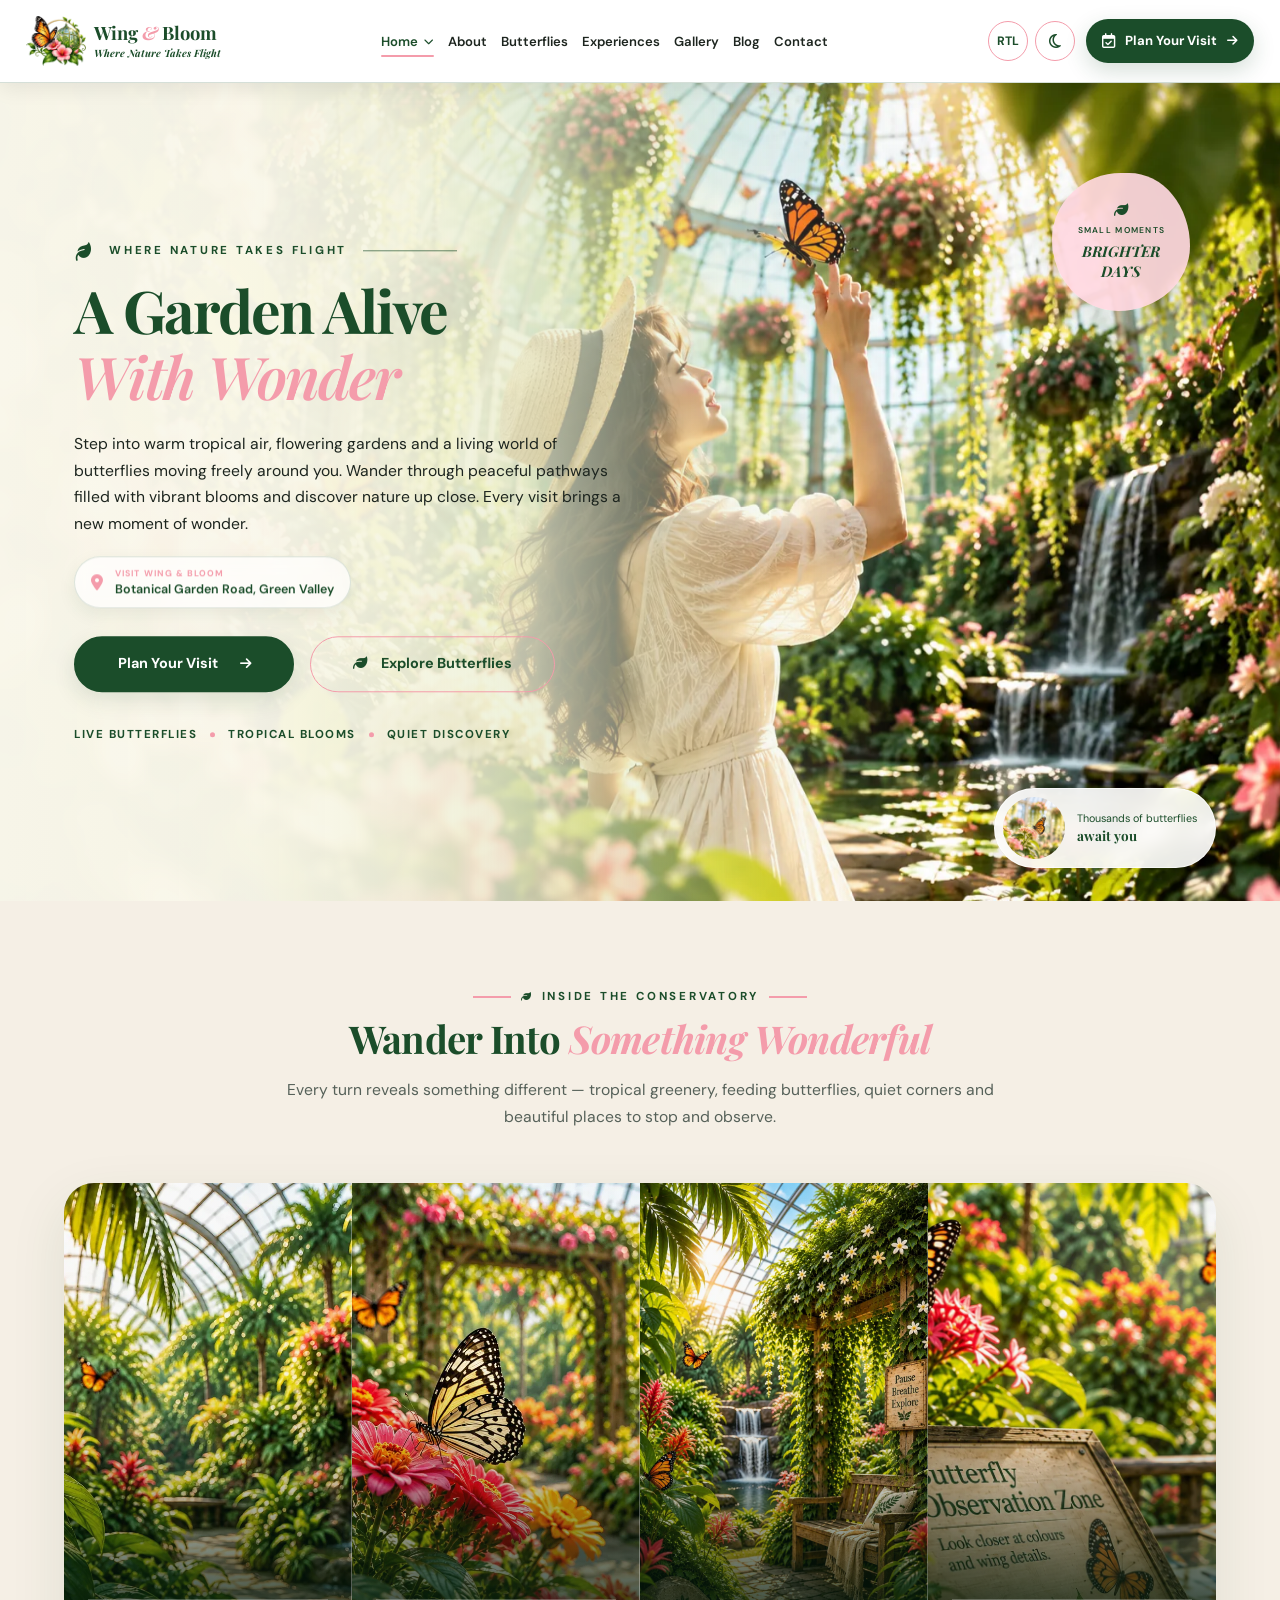
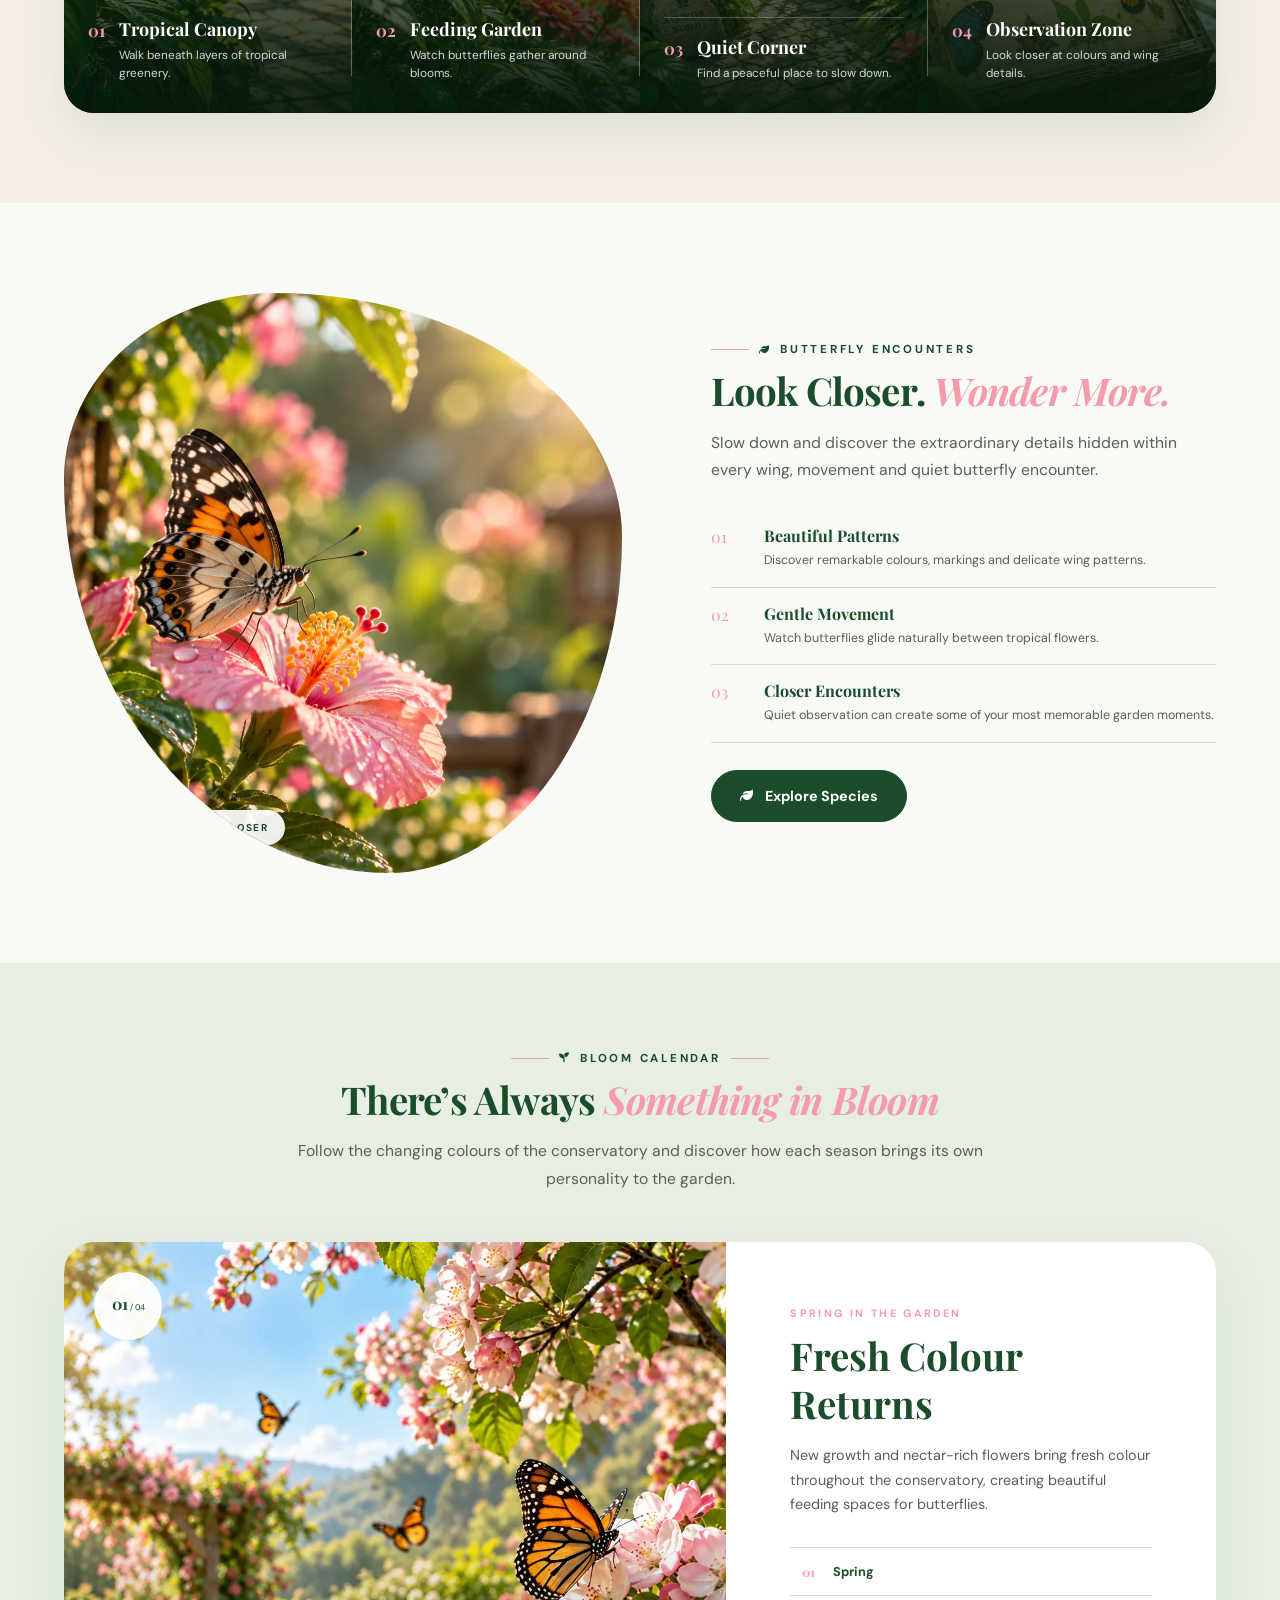
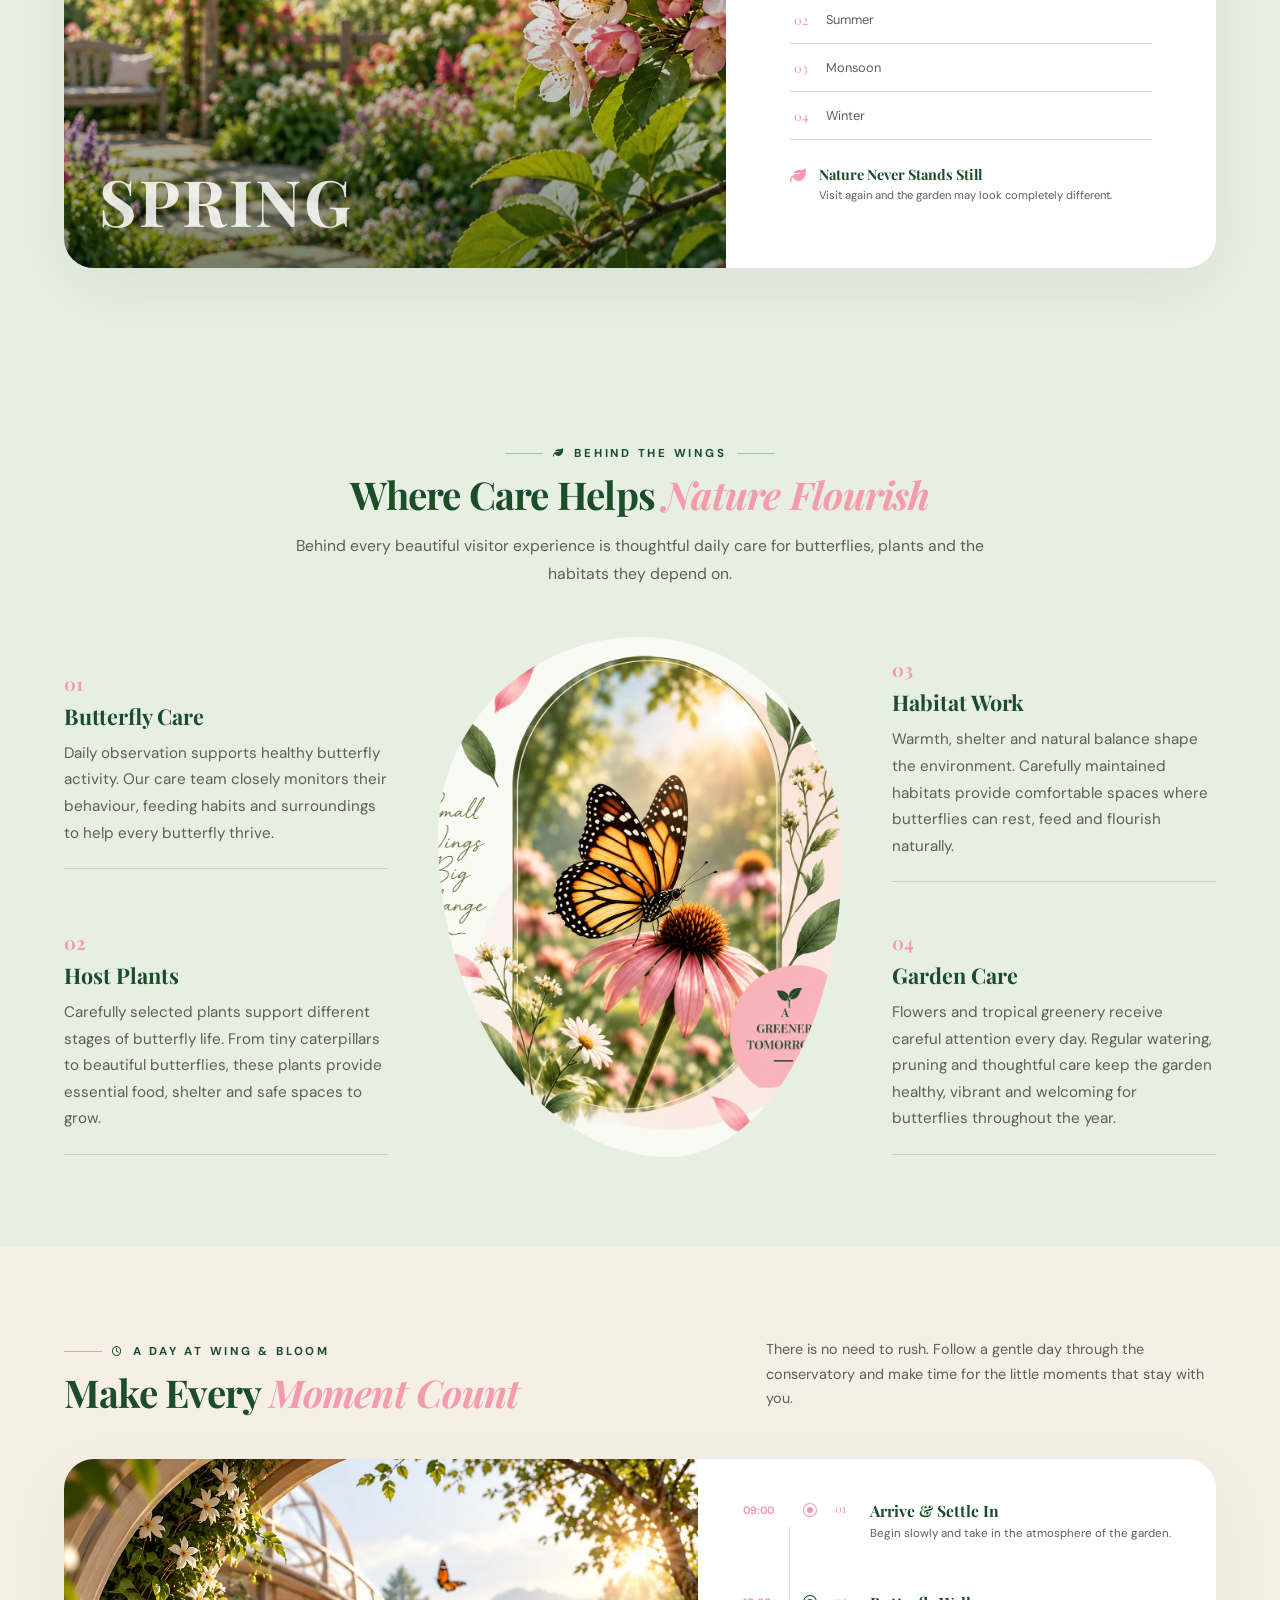
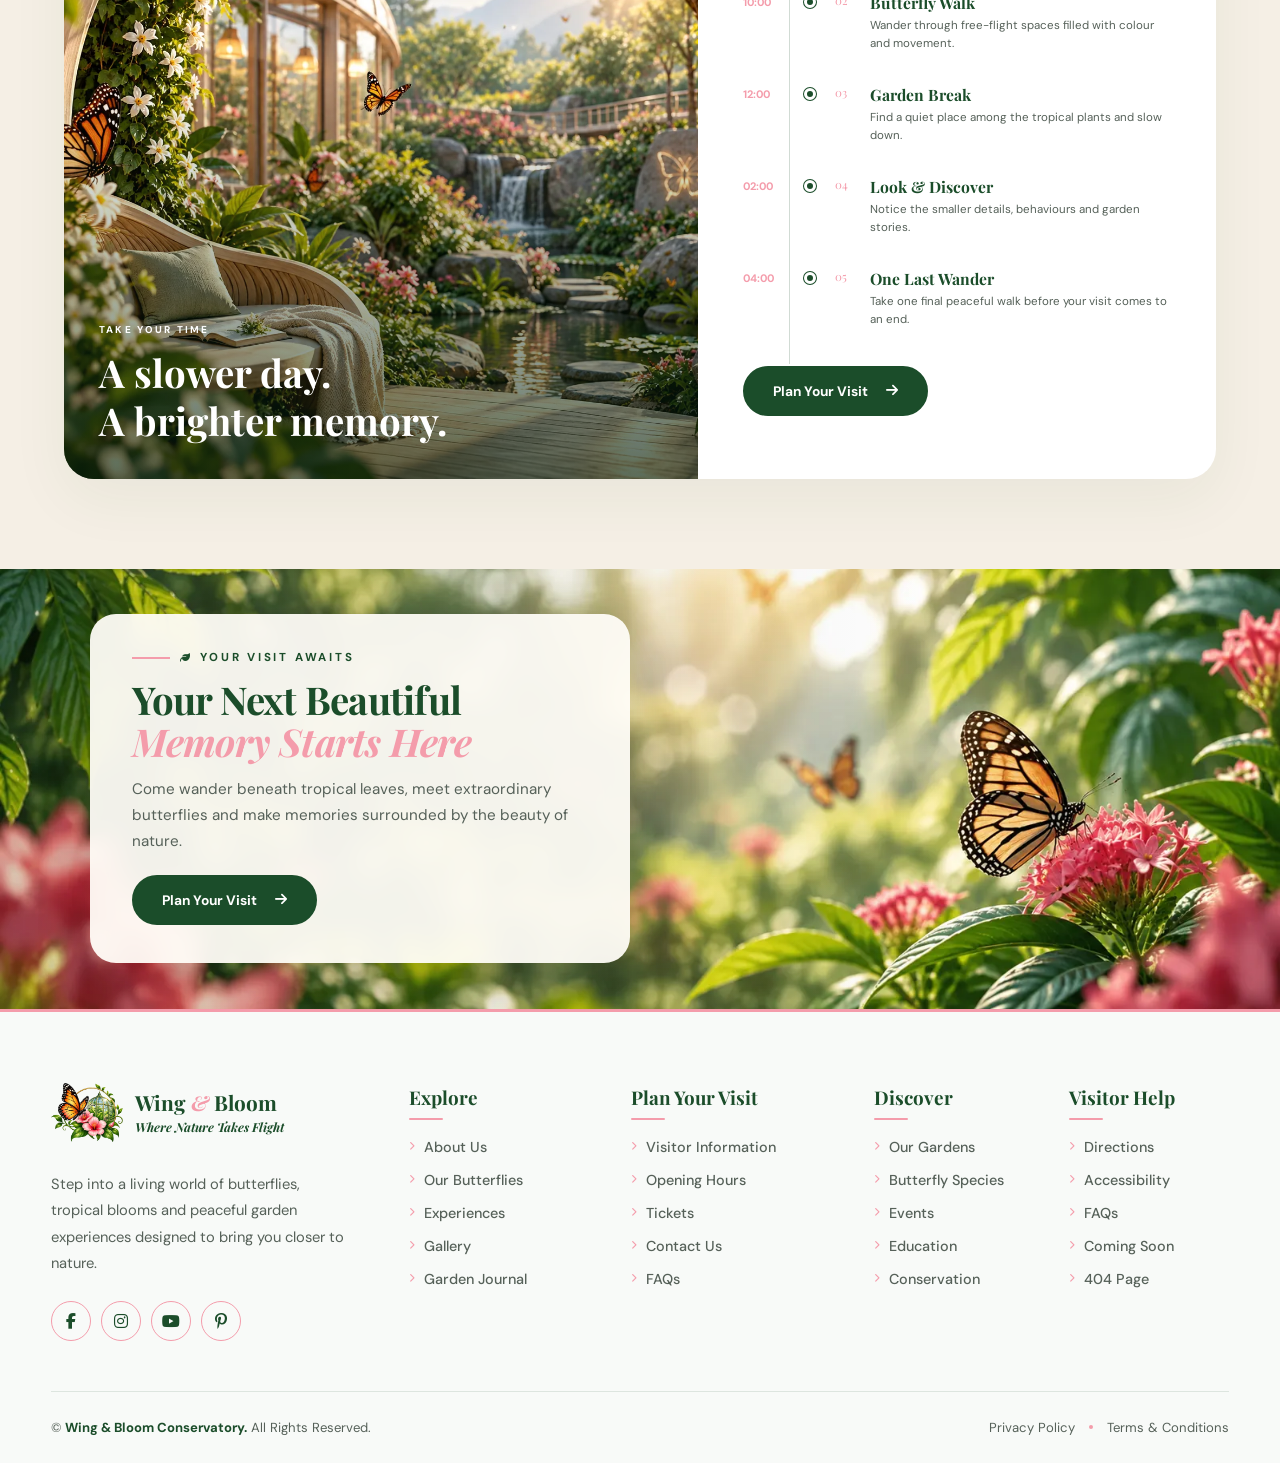
<file: home.html>
<!DOCTYPE html>
<html lang="en" dir="ltr" data-theme="light">

<head>

    <meta charset="UTF-8">
    <meta name="viewport" content="width=device-width, initial-scale=1.0">

    <title>Wing & Bloom Conservatory</title>
    <link rel="icon" type="image/png" href="images/favicon.png">
 <!-- Google Fonts -->
  
<link rel="preconnect" href="https://fonts.googleapis.com">
<link rel="preconnect" href="https://fonts.gstatic.com" crossorigin>
<link href="https://fonts.googleapis.com/css2?family=DM+Sans:wght@400;500;600;700&family=Playfair+Display:ital,wght@0,500;0,600;0,700;1,600&display=swap" rel="stylesheet">

<!-- Font Awesome -->
<link rel="stylesheet"
      href="https://cdnjs.cloudflare.com/ajax/libs/font-awesome/6.7.2/css/all.min.css">
    <link rel="stylesheet" href="./home.css">
    <link rel="stylesheet" href="./nav.css">
    <link rel="stylesheet" href="footer.css">

</head>

<body>
    <header class="site-header" id="siteHeader">
    <div class="header-container">

        <!-- BRAND -->
        <a href="index.html" class="brand" aria-label="Wing and Bloom Conservatory Home">
            <img decoding="async" src="./images/logo.webp"
                 alt="Wing & Bloom Conservatory"
                 class="brand-logo">

            <div class="brand-content">
                <span class="brand-name">
                    Wing <span>&</span> Bloom
                </span>
            
                <span class="brand-tagline"><b>Where Nature Takes Flight</b></span>
            </div>
        </a>

        <!-- DESKTOP NAV -->
        <nav class="main-nav" id="mainNav">

            <div class="nav-item has-dropdown">
                <a href="index.html" class="nav-link active dropdown-link">
                    Home
                    <i class="fa-solid fa-chevron-down"></i>
                </a>

                <div class="dropdown-menu">
                    <a href="index.html" class="dropdown-item">
                        <span class="dropdown-icon">
                            <i class="fa-solid fa-leaf"></i>
                        </span>
                        <span>
                            <strong>Garden Experience</strong>
                            <small>Classic nature-inspired home</small>
                        </span>
                    </a>

                    <a href="home.html#home2" class="dropdown-item">
                        <span class="dropdown-icon">
                            <i class="fa-solid fa-seedling"></i>
                        </span>
                        <span>
                            <strong>Conservatory Escape</strong>
                            <small>Immersive tropical experience</small>
                        </span>
                    </a>
                </div>
            </div>

            <div class="nav-item">
                <a href="about.html" class="nav-link">About</a>
            </div>

            <div class="nav-item">
                <a href="butterflies.html" class="nav-link">Butterflies</a>
            </div>

            <div class="nav-item">
                <a href="experiences.html" class="nav-link">Experiences</a>
            </div>

            <div class="nav-item">
                <a href="gallery.html" class="nav-link">Gallery</a>
            </div>

            <div class="nav-item">
                <a href="blog.html" class="nav-link">Blog</a>
            </div>

            <div class="nav-item">
                <a href="contact.html" class="nav-link">Contact</a>
            </div>

            <!-- MOBILE CTA -->
            <a href="book-a-visit.html" class="mobile-cta">
                <i class="fa-regular fa-calendar-check"></i>
                Plan Your Visit
            </a>
        </nav>

        <!-- HEADER ACTIONS -->
        <div class="header-actions">

            <!-- RTL / LTR -->
            <button class="header-tool rtl-btn"
                    id="rtlToggle"
                    type="button"
                    aria-label="Switch text direction">
                <span id="directionText">RTL</span>
            </button>

            <!-- DARK / LIGHT -->
            <button class="header-tool theme-btn"
                    id="themeToggle"
                    type="button"
                    aria-label="Switch theme">
                <i class="fa-regular fa-moon" id="themeIcon"></i>
            </button>

            <!-- PRIMARY CTA -->
            <a href="book-a-visit.html" class="header-cta">
                <i class="fa-regular fa-calendar-check"></i>
                <span>Plan Your Visit</span>
                <i class="fa-solid fa-arrow-right cta-arrow"></i>
            </a>

            <!-- HAMBURGER -->
            <button class="menu-toggle"
                    id="menuToggle"
                    type="button"
                    aria-label="Open navigation"
                    aria-expanded="false">
                <span></span>
                <span></span>
                <span></span>
            </button>

        </div>

    </div>
</header>





<!-- =========================================================
     HOME 2
========================================================= -->

<main class="home2">



    <!-- =====================================================
     HOME 2 - HERO / BANNER
====================================================== -->

<!-- 01 — HERO -->
<section class="h2hero" id="home2">

    <div class="h2hero-bg" aria-hidden="true"></div>

    <div class="h2hero-wash" aria-hidden="true"></div>

    <div class="h2hero-copy">

        <div class="h2-kicker">
            <span></span>

            <p>
                <i class="fa-solid fa-leaf"></i>
                WHERE NATURE TAKES FLIGHT
            </p>

            <span></span>
        </div>

        <h1>
            A Garden Alive
            <em>With Wonder</em>
        </h1>

       <p class="h2-lead">
    Step into warm tropical air, flowering gardens
    and a living world of butterflies moving freely
    around you. Wander through peaceful pathways filled
    with vibrant blooms and discover nature up close.
    Every visit brings a new moment of wonder.
</p>

<div class="h2hero-location">
    <i class="fa-solid fa-location-dot"></i>

    <div>
        <span>VISIT WING & BLOOM</span>
        <strong>Botanical Garden Road, Green Valley</strong>
    </div>
</div>

        <div class="h2hero-actions">

            <a class="h2-btn" href="book-a-visit.html">
                Plan Your Visit
                <i class="fa-solid fa-arrow-right"></i>
            </a>

            <a class="h2hero-secondary" href="#garden-path">
                <i class="fa-solid fa-leaf"></i>
                Explore Butterflies
            </a>

        </div>

        <div class="h2hero-meta">
            <span>LIVE BUTTERFLIES</span>
            <i></i>
            <span>TROPICAL BLOOMS</span>
            <i></i>
            <span>QUIET DISCOVERY</span>
        </div>

    </div>


    <div class="h2hero-stamp">

        <i class="fa-solid fa-leaf"></i>

        <span>SMALL MOMENTS</span>

        <strong>BRIGHTER DAYS</strong>

    </div>


    <div class="h2hero-mini">

        <img fetchpriority="high" decoding="async"
            src="./images/banner-small.webp"
            alt="Butterfly among garden flowers"
        >

        <span>
            Thousands of butterflies<br>
            <strong>await you</strong>
        </span>

    </div>

</section>


    <!-- =====================================================
         02 - INSIDE THE CONSERVATORY
    ====================================================== -->



<section class="garden-section section-space" id="garden">

    <div class="container">

        <!-- Section Heading -->
        <div class="section-heading reveal">

            <div class="section-tag center-tag">
                <span class="tag-line"></span>

                <p>
                    <i class="fa-solid fa-leaf"></i>
                    INSIDE THE CONSERVATORY
                </p>

                <span class="tag-line"></span>
            </div>

            <h2 class="section-title">
                Wander Into
                <span>Something Wonderful</span>
            </h2>

            <p class="section-text">
                Every turn reveals something different — tropical
                greenery, feeding butterflies, quiet corners and
                beautiful places to stop and observe.
            </p>

        </div>


        <!-- Garden Images -->
        <div class="garden-visual reveal">

            <div class="garden-spots">


                <!-- 01 -->
                <article class="garden-spot">

                    <img loading="lazy" decoding="async"
                        src="./images/tropical-canopy.webp"
                        alt="Tropical butterfly canopy"
                    >

                    <div class="garden-shade"></div>

                    <div class="garden-content">

                        <span class="garden-number">01</span>

                        <div>
                            <h3>Tropical Canopy</h3>

                            <p>
                                Walk beneath layers of tropical greenery.
                            </p>
                        </div>

                    </div>

                </article>


                <!-- 02 -->
                <article class="garden-spot">

                    <img loading="lazy" decoding="async"
                        src="./images/feeding-garden.webp"
                        alt="Butterfly feeding garden"
                    >

                    <div class="garden-shade"></div>

                    <div class="garden-content">

                        <span class="garden-number">02</span>

                        <div>
                            <h3>Feeding Garden</h3>

                            <p>
                                Watch butterflies gather around blooms.
                            </p>
                        </div>

                    </div>

                </article>


                <!-- 03 -->
                <article class="garden-spot">

                    <img loading="lazy" decoding="async"
                        src="./images/quiet-corner.webp"
                        alt="Peaceful tropical garden"
                    >

                    <div class="garden-shade"></div>

                    <div class="garden-content">

                        <span class="garden-number">03</span>

                        <div>
                            <h3>Quiet Corner</h3>

                            <p>
                                Find a peaceful place to slow down.
                            </p>
                        </div>

                    </div>

                </article>


                <!-- 04 -->
                <article class="garden-spot">

                    <img loading="lazy" decoding="async"
                        src="./images/observation-zone.webp"
                        alt="Butterfly observation zone"
                    >

                    <div class="garden-shade"></div>

                    <div class="garden-content">

                        <span class="garden-number">04</span>

                        <div>
                            <h3>Observation Zone</h3>

                            <p>
                                Look closer at colours and wing details.
                            </p>
                        </div>

                    </div>

                </article>


            </div>

        </div>

    </div>

</section>

    <!-- =====================================================
         03 - BUTTERFLY ENCOUNTERS
    ====================================================== -->

    <section class="encounter-section section-space" id="encounters">

        <div class="container encounter-grid">

            <div class="encounter-image reveal">

                <img loading="lazy" decoding="async"
                    src="./images/butterfly.webp"
                    alt="Butterfly resting on flower"
                >

                <div class="image-label">
                    <i class="fa-solid fa-feather"></i>
                    LOOK A LITTLE CLOSER
                </div>

                <div class="encounter-number">
                    01
                </div>

            </div>


            <div class="encounter-content reveal">

                <div class="section-tag">
                    <span class="tag-line"></span>

                    <p>
                        <i class="fa-solid fa-leaf"></i>
                        BUTTERFLY ENCOUNTERS
                    </p>
                </div>

                <h2 class="section-title">
                    Look Closer.
                    <span>Wonder More.</span>
                </h2>

                <p class="section-text left-text">
                    Slow down and discover the extraordinary details
                    hidden within every wing, movement and quiet
                    butterfly encounter.
                </p>


                <div class="fact-list">

                    <div class="fact">
                        <span>01</span>

                        <div>
                            <h3>Beautiful Patterns</h3>
                            <p>
                                Discover remarkable colours, markings
                                and delicate wing patterns.
                            </p>
                        </div>
                    </div>

                    <div class="fact">
                        <span>02</span>

                        <div>
                            <h3>Gentle Movement</h3>
                            <p>
                                Watch butterflies glide naturally
                                between tropical flowers.
                            </p>
                        </div>
                    </div>

                    <div class="fact">
                        <span>03</span>

                        <div>
                            <h3>Closer Encounters</h3>
                            <p>
                                Quiet observation can create some of
                                your most memorable garden moments.
                            </p>
                        </div>
                    </div>

                </div>

                <a href="butterflies.html#species" class="secondary-btn encounter-btn">
                    <i class="fa-solid fa-leaf"></i>
                    Explore Species
                </a>

            </div>

        </div>

    </section>


    <!-- =====================================================
         04 - BLOOM CALENDAR
         REDESIGNED
    ====================================================== -->

    <section class="bloom-section section-space">

        <div class="container">

            <div class="section-heading reveal">

                <div class="section-tag center-tag">
                    <span class="tag-line"></span>

                    <p>
                        <i class="fa-solid fa-seedling"></i>
                        BLOOM CALENDAR
                    </p>

                    <span class="tag-line"></span>
                </div>

                <h2 class="section-title">
                    There’s Always
                    <span>Something in Bloom</span>
                </h2>

                <p class="section-text">
                    Follow the changing colours of the conservatory
                    and discover how each season brings its own
                    personality to the garden.
                </p>

            </div>


            <div class="bloom-showcase reveal">

                <!-- LEFT IMAGE -->

                <div class="bloom-image">

                    <img loading="lazy" decoding="async"
                        src="./images/spring.webp"
                        alt="Spring garden"
                        id="bloomMainImage"
                    >

                    <div class="bloom-image-number">
                        <span id="bloomNumber">01</span>
                        <small>/ 04</small>
                    </div>

                    <div class="bloom-image-word" id="bloomWord">
                        SPRING
                    </div>

                </div>


                <!-- RIGHT CONTENT -->

                <div class="bloom-content">

                    <span class="bloom-small" id="bloomSmall">
                        SPRING IN THE GARDEN
                    </span>

                    <h3 id="bloomTitle">
                        Fresh Colour Returns
                    </h3>

                    <p id="bloomDescription">
                        New growth and nectar-rich flowers bring
                        fresh colour throughout the conservatory,
                        creating beautiful feeding spaces for
                        butterflies.
                    </p>


                    <!-- SEASON SELECTOR -->

                    <div class="bloom-tabs">

                        <button
                            type="button"
                            class="bloom-tab active"
                            data-season="spring"
                        >
                            <span>01</span>
                            Spring
                        </button>

                        <button
                            type="button"
                            class="bloom-tab"
                            data-season="summer"
                        >
                            <span>02</span>
                            Summer
                        </button>

                        <button
                            type="button"
                            class="bloom-tab"
                            data-season="monsoon"
                        >
                            <span>03</span>
                            Monsoon
                        </button>

                        <button
                            type="button"
                            class="bloom-tab"
                            data-season="winter"
                        >
                            <span>04</span>
                            Winter
                        </button>

                    </div>


                    <div class="bloom-note">

                        <i class="fa-solid fa-leaf"></i>

                        <div>
                            <strong>Nature Never Stands Still</strong>

                            <span>
                                Visit again and the garden may
                                look completely different.
                            </span>
                        </div>

                    </div>

                </div>

            </div>

        </div>

    </section>


  <!-- =====================================================
         06 - BEHIND THE WINGS
    ====================================================== -->

    <section class="care-section section-space">

        <div class="container">

            <div class="section-heading reveal">

                <div class="section-tag center-tag">

                    <span class="tag-line"></span>

                    <p>
                        <i class="fa-solid fa-leaf"></i>
                        BEHIND THE WINGS
                    </p>

                    <span class="tag-line"></span>

                </div>

                <h2 class="section-title">
                    Where Care Helps
                    <span>Nature Flourish</span>
                </h2>

                <p class="section-text">
                    Behind every beautiful visitor experience is
                    thoughtful daily care for butterflies, plants
                    and the habitats they depend on.
                </p>

            </div>


            <div class="care-layout reveal">

                <div class="care-info care-one">
                    <span>01</span>
                    <h3>Butterfly Care</h3>
                    <p>
    Daily observation supports healthy butterfly activity.
    Our care team closely monitors their behaviour, feeding
    habits and surroundings to help every butterfly thrive.
</p>
                </div>

                <div class="care-info care-two">
                    <span>02</span>
                    <h3>Host Plants</h3>
                  <p>
    Carefully selected plants support different stages of butterfly life.
    From tiny caterpillars to beautiful butterflies, these plants provide
    essential food, shelter and safe spaces to grow.
</p>
                </div>


                <div class="care-image">

                    <img loading="lazy" decoding="async"
                        src="./images/care.webp"
                        alt="Conservatory butterfly care"
                    >

                  

                </div>


                <div class="care-info care-three">
                    <span>03</span>
                    <h3>Habitat Work</h3>
                   <p>
    Warmth, shelter and natural balance shape the environment.
    Carefully maintained habitats provide comfortable spaces
    where butterflies can rest, feed and flourish naturally.
</p>
                </div>

                <div class="care-info care-four">
                    <span>04</span>
                    <h3>Garden Care</h3>
                   <p>
    Flowers and tropical greenery receive careful attention every day.
    Regular watering, pruning and thoughtful care keep the garden
    healthy, vibrant and welcoming for butterflies throughout the year.
</p>
                </div>

            </div>

        </div>

    </section>



    <!-- =====================================================
         05 - A DAY AT WING & BLOOM
         COMPLETELY DIFFERENT STYLE
    ====================================================== -->

    <section class="day-section section-space">

        <div class="container">

            <div class="day-heading reveal">

                <div>

                    <div class="section-tag">
                        <span class="tag-line"></span>

                        <p>
                            <i class="fa-regular fa-clock"></i>
                            A DAY AT WING &amp; BLOOM
                        </p>
                    </div>

                    <h2 class="section-title">
                        Make Every
                        <span>Moment Count</span>
                    </h2>

                </div>

                <p class="day-intro">
                    There is no need to rush. Follow a gentle day
                    through the conservatory and make time for the
                    little moments that stay with you.
                </p>

            </div>


            <div class="day-experience reveal">


                <!-- LARGE IMAGE -->

                <div class="day-photo">

                    <img loading="lazy" decoding="async"
                        src="./images/day-garden.webp"
                        alt="Visitors exploring the butterfly garden"
                    >

                    <div class="day-photo-text">
                        <span>TAKE YOUR TIME</span>

                        <h3>
                            A slower day.<br>
                            A brighter memory.
                        </h3>
                    </div>

                </div>


                <!-- EXPERIENCE JOURNEY -->

                <div class="day-journey">


                    <div class="journey-item active">

                        <div class="journey-time">
                            09:00
                        </div>

                        <div class="journey-dot"></div>

                        <div class="journey-copy">
                            <span>01</span>

                            <div>
                                <h3>Arrive &amp; Settle In</h3>
                                <p>
                                    Begin slowly and take in the
                                    atmosphere of the garden.
                                </p>
                            </div>
                        </div>

                    </div>


                    <div class="journey-item">

                        <div class="journey-time">
                            10:00
                        </div>

                        <div class="journey-dot"></div>

                        <div class="journey-copy">
                            <span>02</span>

                            <div>
                                <h3>Butterfly Walk</h3>
                                <p>
                                    Wander through free-flight spaces
                                    filled with colour and movement.
                                </p>
                            </div>
                        </div>

                    </div>


                    <div class="journey-item">

                        <div class="journey-time">
                            12:00
                        </div>

                        <div class="journey-dot"></div>

                        <div class="journey-copy">
                            <span>03</span>

                            <div>
                                <h3>Garden Break</h3>
                                <p>
                                    Find a quiet place among the
                                    tropical plants and slow down.
                                </p>
                            </div>
                        </div>

                    </div>


                    <div class="journey-item">

                        <div class="journey-time">
                            02:00
                        </div>

                        <div class="journey-dot"></div>

                        <div class="journey-copy">
                            <span>04</span>

                            <div>
                                <h3>Look &amp; Discover</h3>
                                <p>
                                    Notice the smaller details,
                                    behaviours and garden stories.
                                </p>
                            </div>
                        </div>

                    </div>


                    <div class="journey-item">

                        <div class="journey-time">
                            04:00
                        </div>

                        <div class="journey-dot"></div>

                        <div class="journey-copy">
                            <span>05</span>

                            <div>
                                <h3>One Last Wander</h3>
                                <p>
                                    Take one final peaceful walk
                                    before your visit comes to an end.
                                </p>
                            </div>
                        </div>

                    </div>


                    <a href="book-a-visit.html" class="primary-btn day-btn">
                        Plan Your Visit
                        <i class="fa-solid fa-arrow-right"></i>
                    </a>

                </div>

            </div>

        </div>

    </section>


  


    <!-- =====================================================
         07 - CLOSING
    ====================================================== -->

    <section class="closing-section">

        <img loading="lazy" decoding="async"
            src="./images/closing.webp"
            alt="Beautiful Wing and Bloom garden"
            class="closing-image"
        >

        <div class="closing-overlay"></div>

        <div class="container closing-container">

            <div class="closing-card reveal">

                <div class="section-tag">

                    <span class="tag-line"></span>

                    <p>
                        <i class="fa-solid fa-leaf"></i>
                        YOUR VISIT AWAITS
                    </p>

                </div>

                <h2 class="section-title">
                    Your Next Beautiful
                    <span>Memory Starts Here</span>
                </h2>

                <p class="section-text left-text">
                    Come wander beneath tropical leaves, meet
                    extraordinary butterflies and make memories
                    surrounded by the beauty of nature.
                </p>

                <a href="book-a-visit.html" class="primary-btn closing-btn">
                    Plan Your Visit
                    <i class="fa-solid fa-arrow-right"></i>
                </a>

            </div>

        </div>

    </section>


</main>







<!-- =========================
     FOOTER START
========================= -->

<footer class="site-footer">

    <!-- Top Accent Line -->
    <div class="footer-top-line"></div>

    <div class="footer-container">

        <div class="footer-main">

            <!-- ================= BRAND ================= -->

            <div class="footer-brand">

                <a href="index.html" class="footer-logo-wrap">

                    <img decoding="async" src="./images/logo.webp"
                         alt="Wing & Bloom Conservatory"
                         class="footer-logo">

                    <div class="footer-brand-content">

                        <span class="footer-brand-name">
                            Wing <span>&</span> Bloom
                        </span>

                        <span class="footer-tagline">
                            Where Nature Takes Flight
                        </span>

                    </div>

                </a>

                <p class="footer-description">
                    Step into a living world of butterflies, tropical blooms
                    and peaceful garden experiences designed to bring you
                    closer to nature.
                </p>

                <div class="footer-socials">

                    <a href="#" class="social-link" aria-label="Facebook">
                        <i class="fa-brands fa-facebook-f"></i>
                    </a>

                    <a href="#" class="social-link" aria-label="Instagram">
                        <i class="fa-brands fa-instagram"></i>
                    </a>

                    <a href="#" class="social-link" aria-label="YouTube">
                        <i class="fa-brands fa-youtube"></i>
                    </a>

                    <a href="#" class="social-link" aria-label="Pinterest">
                        <i class="fa-brands fa-pinterest-p"></i>
                    </a>

                </div>

            </div>


            <!-- ================= EXPLORE ================= -->

            <div class="footer-column">

                <h3 class="footer-title">Explore</h3>

                <ul class="footer-links">

                    <li><a href="about.html"><i class="fa-solid fa-chevron-right"></i>About Us</a></li>

                    <li><a href="butterflies.html"><i class="fa-solid fa-chevron-right"></i>Our Butterflies</a></li>

                    <li><a href="experiences.html"><i class="fa-solid fa-chevron-right"></i>Experiences</a></li>

                    <li><a href="gallery.html"><i class="fa-solid fa-chevron-right"></i>Gallery</a></li>

                    <li><a href="blog.html"><i class="fa-solid fa-chevron-right"></i>Garden Journal</a></li>

                </ul>

            </div>


            <!-- ================= PLAN VISIT ================= -->

            <div class="footer-column">

                <h3 class="footer-title">Plan Your Visit</h3>

                <ul class="footer-links">

                    <li><a href="book-a-visit.html"><i class="fa-solid fa-chevron-right"></i>Visitor Information</a></li>

                    <li><a href="book-a-visit.html#tickets"><i class="fa-solid fa-chevron-right"></i>Opening Hours</a></li>

                    <li><a href="book-a-visit.html#tickets"><i class="fa-solid fa-chevron-right"></i>Tickets</a></li>

                    <li><a href="contact.html"><i class="fa-solid fa-chevron-right"></i>Contact Us</a></li>

                    <li><a href="book-a-visit.html#visit-faq"><i class="fa-solid fa-chevron-right"></i>FAQs</a></li>

                </ul>

            </div>


            <!-- ================= QUICK LINKS ================= -->

            <div class="footer-quick-area">


                <!-- DISCOVER -->

                <div class="footer-quick-column">

                    <h3 class="footer-title">Discover</h3>

                    <ul class="footer-links">

                        <li><a href="home.html#garden"><i class="fa-solid fa-chevron-right"></i>Our Gardens</a></li>

                        <li><a href="butterflies.html#species"><i class="fa-solid fa-chevron-right"></i>Butterfly Species</a></li>

                        <li><a href="experiences.html#our-experiences"><i class="fa-solid fa-chevron-right"></i>Events</a></li>

                        <li><a href="experiences.html#group-experiences"><i class="fa-solid fa-chevron-right"></i>Education</a></li>

                        <li><a href="about.html#our-story"><i class="fa-solid fa-chevron-right"></i>Conservation</a></li>

                    </ul>

                </div>


                <!-- VISITOR HELP -->

              <!-- VISITOR HELP -->
<div class="footer-quick-column">

    <h3 class="footer-title">Visitor Help</h3>

    <ul class="footer-links">

        <li>
            <a href="book-a-visit.html#getting-here">
                <i class="fa-solid fa-chevron-right"></i>
                Directions
            </a>
        </li>

        <li>
            <a href="book-a-visit.html#quick-facts">
                <i class="fa-solid fa-chevron-right"></i>
                Accessibility
            </a>
        </li>

        <li>
            <a href="book-a-visit.html#visit-faq">
                <i class="fa-solid fa-chevron-right"></i>
                FAQs
            </a>
        </li>

        <li>
            <a href="coming-soon.html">
                <i class="fa-solid fa-chevron-right"></i>
                Coming Soon
            </a>
        </li>

        <li>
            <a href="404.html">
                <i class="fa-solid fa-chevron-right"></i>
                404 Page
            </a>
        </li>

    </ul>

</div>

            </div>

        </div>


        <!-- ================= BOTTOM ================= -->

        <div class="footer-bottom">

            <p>
                © <span id="currentYear"></span>
                <strong>Wing & Bloom Conservatory.</strong>
                All Rights Reserved.
            </p>

            <div class="footer-bottom-links">

                <a href="privacy-policy.html">Privacy Policy</a>

                <span></span>

                <a href="terms-conditions.html">Terms & Conditions</a>

            </div>

        </div>

    </div>

</footer>

<script src="./nav.js"></script>
<script src="./home.js"></script>
</body>

</html>
</file>
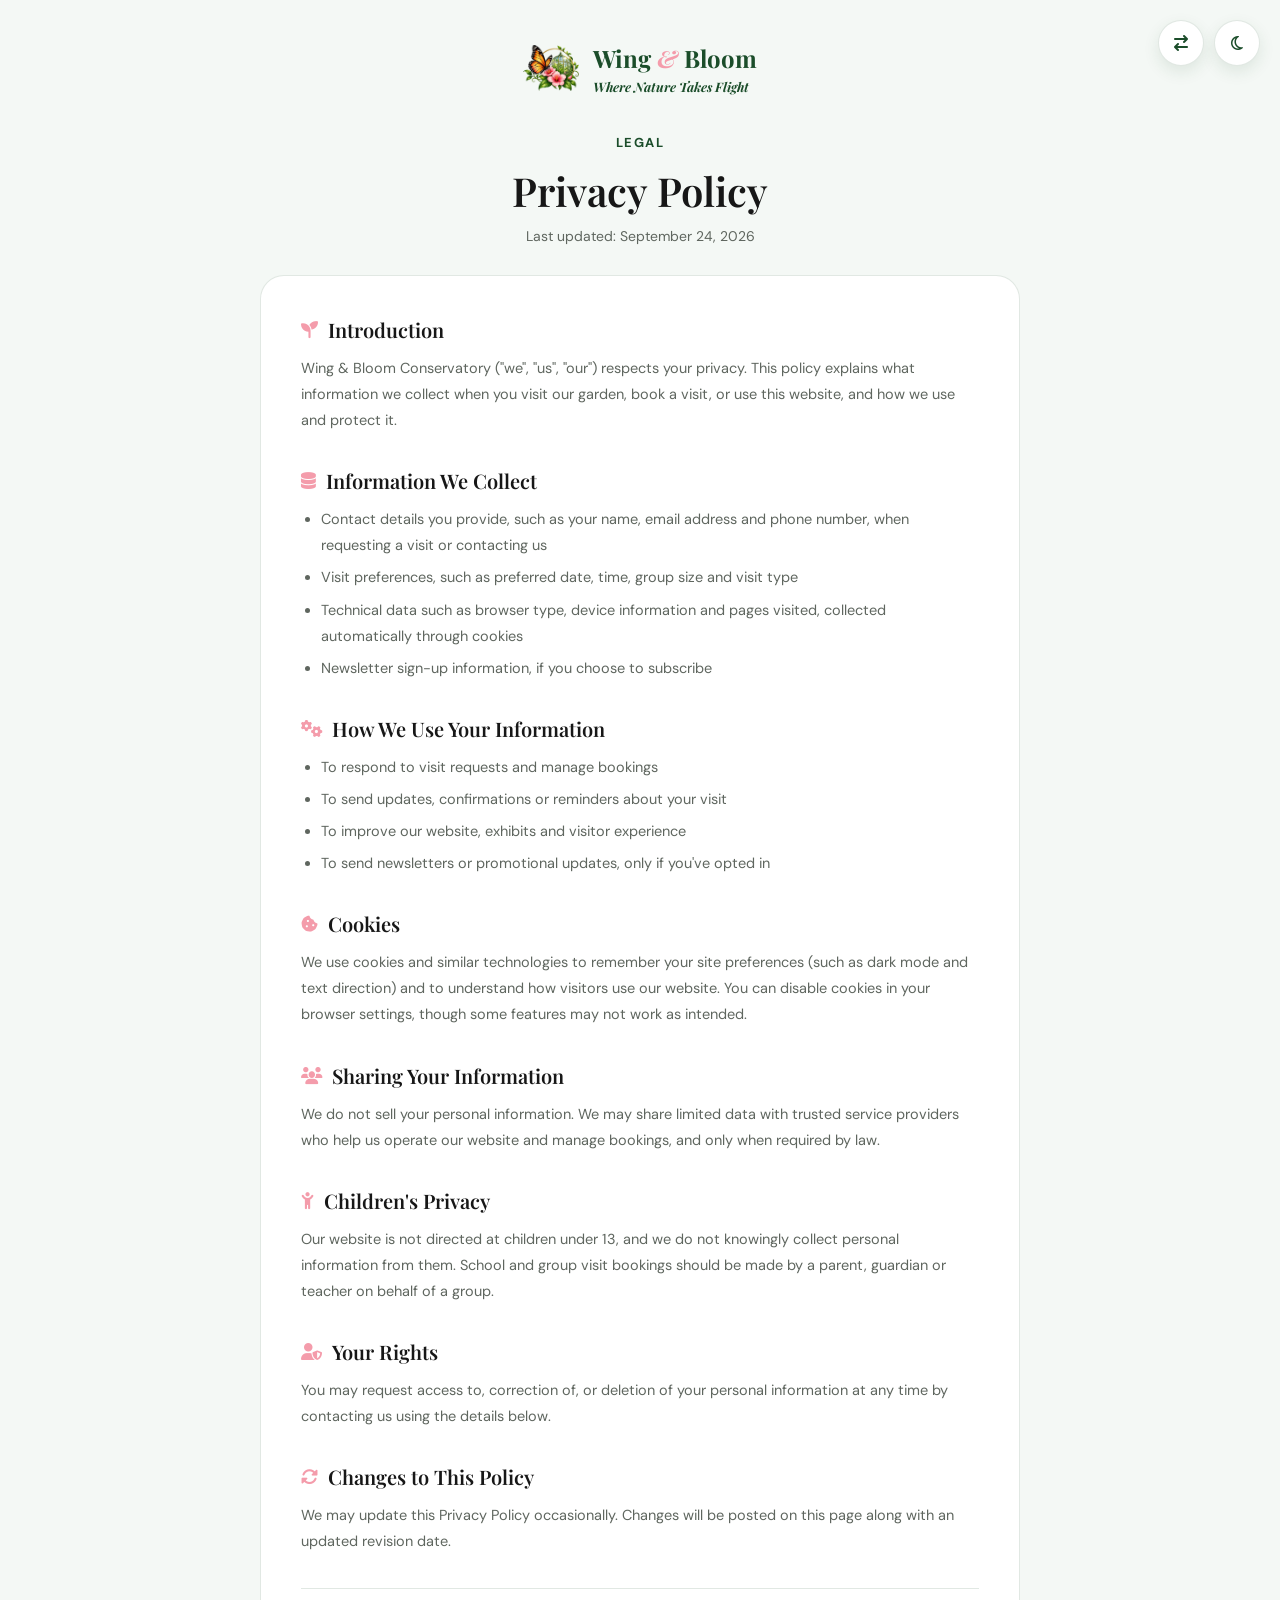
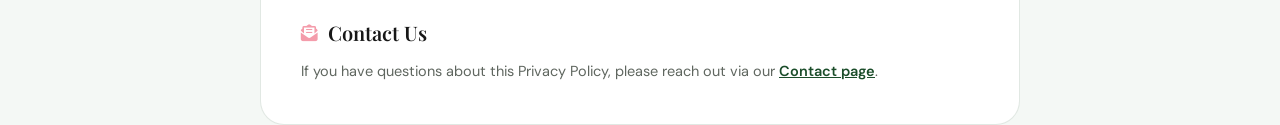
<file: privacy-policy.html>
<!DOCTYPE html>
<html lang="en" dir="ltr">
<head>
<meta charset="UTF-8">
<meta name="viewport" content="width=device-width, initial-scale=1.0">
<title>Privacy Policy — Wing & Bloom</title>
<link rel="stylesheet" href="site-shared.css">
<link rel="stylesheet" href="legal-pages.css">
<link rel="stylesheet" href="https://cdnjs.cloudflare.com/ajax/libs/font-awesome/6.5.1/css/all.min.css">
</head>
<body>

<header class="site-header">
    <div class="header-toggles">
        <button class="icon-btn" id="rtlToggle" aria-label="Toggle text direction">
            <i class="fa-solid fa-arrow-right-arrow-left"></i>
        </button>
        <button class="icon-btn" id="themeToggle" aria-label="Toggle dark mode">
            <i class="fa-regular fa-moon" id="themeIcon"></i>
        </button>
    </div>

    <a href="index.html" class="brand">
        <img decoding="async" src="images/logo.webp" alt="Wing & Bloom logo" class="brand-logo">
        <div class="brand-text">
            <span class="brand-name">Wing <em>&amp;</em> Bloom</span>
            <span class="brand-tagline">Where Nature Takes Flight</span>
        </div>
    </a>
</header>

<main>

    <section class="legal-hero">
        <span class="eyebrow">Legal</span>
        <h1>Privacy Policy</h1>
        <p>Last updated: September 24, 2026</p>
    </section>

    <section class="legal-content">

        <div class="legal-section">
            <h2><i class="fa-solid fa-seedling"></i> Introduction</h2>
            <p>Wing &amp; Bloom Conservatory ("we", "us", "our") respects your privacy. This policy explains what information we collect when you visit our garden, book a visit, or use this website, and how we use and protect it.</p>
        </div>

        <div class="legal-section">
            <h2><i class="fa-solid fa-database"></i> Information We Collect</h2>
            <ul>
                <li>Contact details you provide, such as your name, email address and phone number, when requesting a visit or contacting us</li>
                <li>Visit preferences, such as preferred date, time, group size and visit type</li>
                <li>Technical data such as browser type, device information and pages visited, collected automatically through cookies</li>
                <li>Newsletter sign-up information, if you choose to subscribe</li>
            </ul>
        </div>

        <div class="legal-section">
            <h2><i class="fa-solid fa-gears"></i> How We Use Your Information</h2>
            <ul>
                <li>To respond to visit requests and manage bookings</li>
                <li>To send updates, confirmations or reminders about your visit</li>
                <li>To improve our website, exhibits and visitor experience</li>
                <li>To send newsletters or promotional updates, only if you've opted in</li>
            </ul>
        </div>

        <div class="legal-section">
            <h2><i class="fa-solid fa-cookie-bite"></i> Cookies</h2>
            <p>We use cookies and similar technologies to remember your site preferences (such as dark mode and text direction) and to understand how visitors use our website. You can disable cookies in your browser settings, though some features may not work as intended.</p>
        </div>

        <div class="legal-section">
            <h2><i class="fa-solid fa-users"></i> Sharing Your Information</h2>
            <p>We do not sell your personal information. We may share limited data with trusted service providers who help us operate our website and manage bookings, and only when required by law.</p>
        </div>

        <div class="legal-section">
            <h2><i class="fa-solid fa-child-reaching"></i> Children's Privacy</h2>
            <p>Our website is not directed at children under 13, and we do not knowingly collect personal information from them. School and group visit bookings should be made by a parent, guardian or teacher on behalf of a group.</p>
        </div>

        <div class="legal-section">
            <h2><i class="fa-solid fa-user-shield"></i> Your Rights</h2>
            <p>You may request access to, correction of, or deletion of your personal information at any time by contacting us using the details below.</p>
        </div>

        <div class="legal-section">
            <h2><i class="fa-solid fa-rotate"></i> Changes to This Policy</h2>
            <p>We may update this Privacy Policy occasionally. Changes will be posted on this page along with an updated revision date.</p>
        </div>

        <hr>

        <div class="legal-section">
            <h2><i class="fa-solid fa-envelope-open-text"></i> Contact Us</h2>
            <p>If you have questions about this Privacy Policy, please reach out via our <a href="contact.html">Contact page</a>.</p>
        </div>

    </section>

</main>

<script src="site-shared.js"></script>
</body>
</html>
</file>
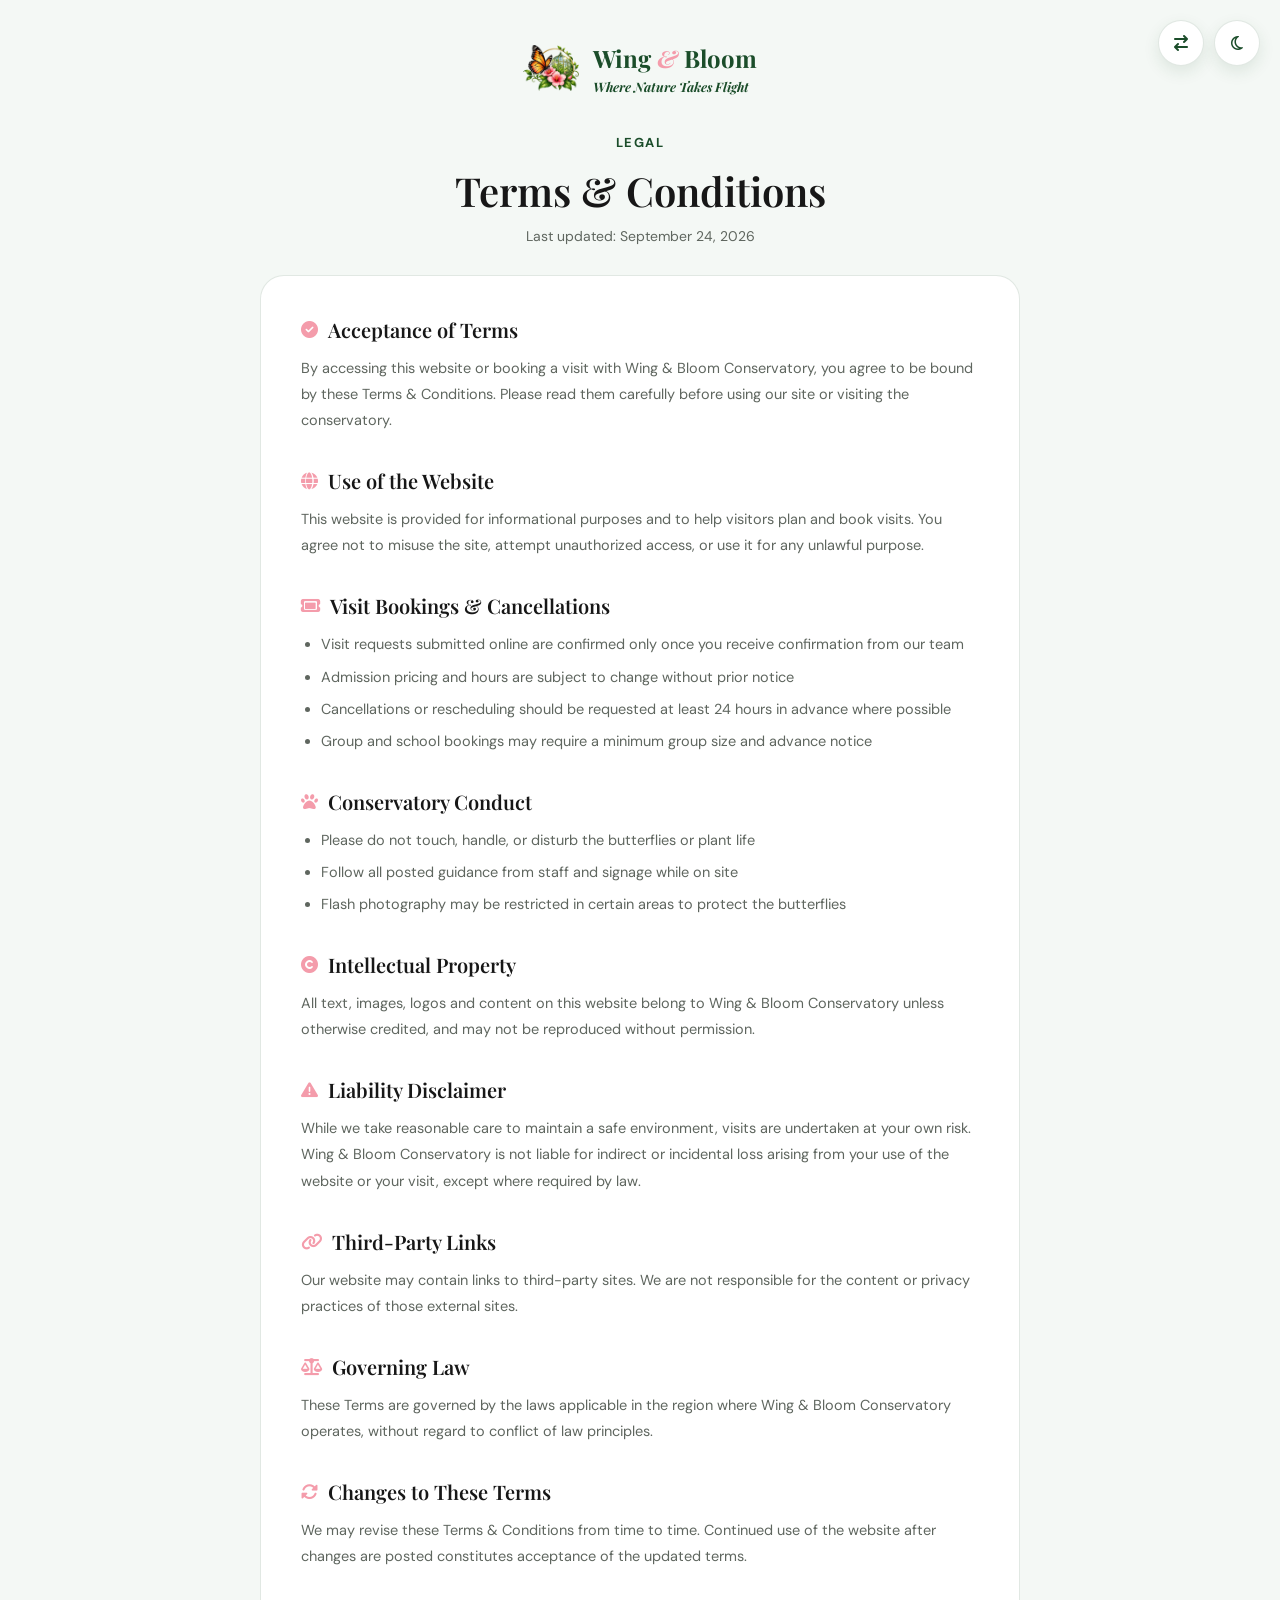
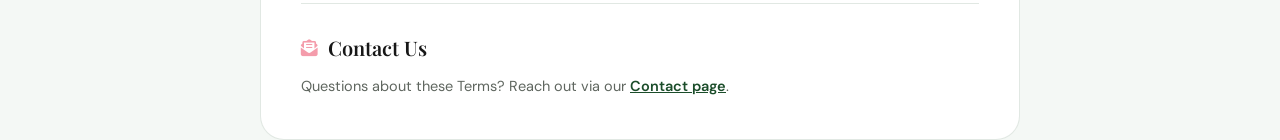
<file: terms-conditions.html>
<!DOCTYPE html>
<html lang="en" dir="ltr">
<head>
<meta charset="UTF-8">
<meta name="viewport" content="width=device-width, initial-scale=1.0">
<title>Terms &amp; Conditions — Wing & Bloom</title>
<link rel="stylesheet" href="site-shared.css">
<link rel="stylesheet" href="legal-pages.css">
<link rel="stylesheet" href="https://cdnjs.cloudflare.com/ajax/libs/font-awesome/6.5.1/css/all.min.css">
</head>
<body>

<header class="site-header">
    <div class="header-toggles">
        <button class="icon-btn" id="rtlToggle" aria-label="Toggle text direction">
            <i class="fa-solid fa-arrow-right-arrow-left"></i>
        </button>
        <button class="icon-btn" id="themeToggle" aria-label="Toggle dark mode">
            <i class="fa-regular fa-moon" id="themeIcon"></i>
        </button>
    </div>

    <a href="index.html" class="brand">
        <img decoding="async" src="images/logo.webp" alt="Wing & Bloom logo" class="brand-logo">
        <div class="brand-text">
            <span class="brand-name">Wing <em>&amp;</em> Bloom</span>
            <span class="brand-tagline">Where Nature Takes Flight</span>
        </div>
    </a>
</header>

<main>

    <section class="legal-hero">
        <span class="eyebrow">Legal</span>
        <h1>Terms &amp; Conditions</h1>
        <p>Last updated: September 24, 2026</p>
    </section>

    <section class="legal-content">

        <div class="legal-section">
            <h2><i class="fa-solid fa-circle-check"></i> Acceptance of Terms</h2>
            <p>By accessing this website or booking a visit with Wing &amp; Bloom Conservatory, you agree to be bound by these Terms &amp; Conditions. Please read them carefully before using our site or visiting the conservatory.</p>
        </div>

        <div class="legal-section">
            <h2><i class="fa-solid fa-globe"></i> Use of the Website</h2>
            <p>This website is provided for informational purposes and to help visitors plan and book visits. You agree not to misuse the site, attempt unauthorized access, or use it for any unlawful purpose.</p>
        </div>

        <div class="legal-section">
            <h2><i class="fa-solid fa-ticket"></i> Visit Bookings &amp; Cancellations</h2>
            <ul>
                <li>Visit requests submitted online are confirmed only once you receive confirmation from our team</li>
                <li>Admission pricing and hours are subject to change without prior notice</li>
                <li>Cancellations or rescheduling should be requested at least 24 hours in advance where possible</li>
                <li>Group and school bookings may require a minimum group size and advance notice</li>
            </ul>
        </div>

        <div class="legal-section">
            <h2><i class="fa-solid fa-paw"></i> Conservatory Conduct</h2>
            <ul>
                <li>Please do not touch, handle, or disturb the butterflies or plant life</li>
                <li>Follow all posted guidance from staff and signage while on site</li>
                <li>Flash photography may be restricted in certain areas to protect the butterflies</li>
            </ul>
        </div>

        <div class="legal-section">
            <h2><i class="fa-solid fa-copyright"></i> Intellectual Property</h2>
            <p>All text, images, logos and content on this website belong to Wing &amp; Bloom Conservatory unless otherwise credited, and may not be reproduced without permission.</p>
        </div>

        <div class="legal-section">
            <h2><i class="fa-solid fa-triangle-exclamation"></i> Liability Disclaimer</h2>
            <p>While we take reasonable care to maintain a safe environment, visits are undertaken at your own risk. Wing &amp; Bloom Conservatory is not liable for indirect or incidental loss arising from your use of the website or your visit, except where required by law.</p>
        </div>

        <div class="legal-section">
            <h2><i class="fa-solid fa-link"></i> Third-Party Links</h2>
            <p>Our website may contain links to third-party sites. We are not responsible for the content or privacy practices of those external sites.</p>
        </div>

        <div class="legal-section">
            <h2><i class="fa-solid fa-scale-balanced"></i> Governing Law</h2>
            <p>These Terms are governed by the laws applicable in the region where Wing &amp; Bloom Conservatory operates, without regard to conflict of law principles.</p>
        </div>

        <div class="legal-section">
            <h2><i class="fa-solid fa-rotate"></i> Changes to These Terms</h2>
            <p>We may revise these Terms &amp; Conditions from time to time. Continued use of the website after changes are posted constitutes acceptance of the updated terms.</p>
        </div>

        <hr>

        <div class="legal-section">
            <h2><i class="fa-solid fa-envelope-open-text"></i> Contact Us</h2>
            <p>Questions about these Terms? Reach out via our <a href="contact.html">Contact page</a>.</p>
        </div>

    </section>

</main>

<script src="site-shared.js"></script>
</body>
</html>
</file>
<file: index.css>
@import url('https://fonts.googleapis.com/css2?family=DM+Sans:wght@400;500;600;700&family=Playfair+Display:ital,wght@0,400;0,500;0,600;0,700;1,500;1,600;1,700&display=swap');



.home1-hero {
    position: relative;
    width: 100%;

   
    height: calc(100vh - var(--header-height));
    min-height: 650px;

    margin: 0;
    padding: 0;

    overflow: hidden;

    background:
        radial-gradient(
            circle at 74% 28%,
            rgba(244, 156, 171, 0.09),
            transparent 28%
        ),
        radial-gradient(
            circle at 10% 68%,
            rgba(27, 77, 42, 0.055),
            transparent 26%
        ),
        #fffdf8;

    font-family: var(--body-font);

    isolation: isolate;
}




.home1-container {
    position: relative;

    width: min(90%, var(--container-width));
    height: 100%;

    margin: 0 auto;

    display: grid;
    grid-template-columns:
        minmax(0, 0.9fr)
        minmax(0, 1.1fr);

    align-items: center;

    gap: clamp(40px, 5vw, 90px);
}



.hero-content {
    position: relative;

    z-index: 10;

    width: 100%;
    max-width: 650px;
}




.hero-eyebrow {
    display: flex;
    align-items: center;

    gap: 13px;

    margin-bottom: 20px;

    color: var(--primary);

    font-size: 0.73rem;
    font-weight: var(--fw-semibold);

    letter-spacing: 0.2em;
    text-transform: uppercase;
}


.hero-eyebrow i {
    font-size: 1rem;

    transform: rotate(-25deg);
}


.eyebrow-line {
    width: 75px;
    height: 1px;

    flex-shrink: 0;

    background: rgba(27, 77, 42, 0.55);
}




.hero-title {
    margin: 0;

    color: var(--primary);

    font-family: var(--heading-font);

    font-size: clamp(3.5rem, 5.1vw, 5.7rem);

    font-weight: 600;

    line-height: 0.93;

    letter-spacing: -0.045em;
}


.hero-title span {
    display: block;

    margin-top: 7px;

    color: var(--secondary);

    font-family: var(--heading-font);

    font-style: italic;

    font-weight: 600;
}




.hero-description {
    width: 100%;
    max-width: 600px;

    margin: 25px 0 0;

    color: var(--text);

    font-size: 1rem;

    line-height: 1.75;
}



.hero-buttons {
    display: flex;
    align-items: center;

    flex-wrap: wrap;

    gap: 14px;

    margin-top: 28px;
}


.hero-btn {
    position: relative;

    min-height: 54px;

    padding: 0 25px;

    display: inline-flex;
    align-items: center;
    justify-content: center;

    gap: 10px;

    overflow: hidden;

    border-radius: 100px;

    text-decoration: none;

    font-family: var(--body-font);

    font-size: 0.9rem;

    font-weight: var(--fw-semibold);

    box-shadow: none !important;

    transition:
        color 0.3s ease,
        background 0.3s ease,
        border-color 0.3s ease,
        transform 0.3s ease;
}




.hero-btn-primary {
    color: #fff;

    background: var(--primary);

    border: 1.5px solid var(--primary);
}





.hero-btn-primary span,
.hero-btn-primary i {
    position: relative;

    z-index: 2;
}


.hero-btn-primary:hover::before {
    transform: translateX(0);
}


.hero-btn-primary:hover {
        color: var(--primary);

    background: var(--secondary);

    
    border-color: transparent;

    transform: translateY(-2px);

    box-shadow:
        0 10px 25px rgba(244, 156, 171, 0.28);
}


.btn-arrow {
    transition: transform 0.3s ease;
}


.hero-btn-primary:hover .btn-arrow {
    transform: translateX(5px);
}




.hero-btn-outline {
    color: var(--primary);

    background: transparent;

    border: 1.5px solid var(--primary);
}


.hero-btn-outline:hover {
    color: var(--primary);

    background: rgba(244, 156, 171, 0.13);

    border-color: var(--secondary);

    transform: translateY(-2px);

    box-shadow: none;
}



.hero-info {
    display: flex;
    align-items: center;

    gap: 20px;

    margin-top: 33px;
}


.info-box {
    display: flex;
    align-items: center;

    gap: 10px;
}


.info-icon {
    width: 44px;
    height: 44px;

    flex: 0 0 44px;

    display: grid;
    place-items: center;

    border: 1.5px solid var(--secondary);

    border-radius: 50%;

    color: var(--secondary);

    font-size: 0.85rem;

    transition:
        color 0.3s ease,
        background 0.3s ease,
        transform 0.3s ease;
}


.info-box:hover .info-icon {
    color: #fff;

    background: var(--secondary);

    transform: translateY(-3px);
}


.info-box span {
    display: block;

    margin-bottom: 3px;

    color: var(--muted-text);

    font-size: 0.68rem;
}


.info-box strong {
    display: block;

    color: var(--primary);

    font-size: 0.78rem;

    font-weight: var(--fw-bold);

    white-space: nowrap;
}


.info-divider {
    width: 1px;
    height: 45px;

    flex-shrink: 0;

    background: rgba(27, 77, 42, 0.17);
}




.hero-signature {
    position: relative;

    width: max-content;

    margin-top: 45px;

    padding-left: 15px;

    color: var(--primary);

    transform: rotate(-3deg);
}


.hero-signature span,
.hero-signature strong {
    display: block;

    font-family: var(--heading-font);

    font-style: italic;

    font-weight: 500;
}


.hero-signature span {
    font-size: 1rem;
}


.hero-signature strong {
    margin-left: 40px;

    font-size: 1.35rem;
}


.hero-signature i {
    position: absolute;

    right: -25px;
    bottom: 2px;

    font-size: 0.75rem;
}



.hero-visual {
    position: relative;

    z-index: 5;

    width: 100%;

    height: min(74vh, 680px);

    min-height: 520px;
}



.hero-image-frame {
    position: absolute;

    top: 4%;
    right: 3%;

    width: 76%;
    height: 88%;

    overflow: hidden;

    border:
        1px solid rgba(244, 156, 171, 0.55);

    border-radius:
        70px 70px 85px 85px;

    background: #fff;

    contain: paint;
}


.hero-main-image {
    display: block;

    width: 100%;
    height: 100%;

    object-fit: cover;
    object-position: center;

    transform: scale(1.025);

    transform-origin: center;

    will-change: transform;

    animation:
        homeHeroImageZoom 14s
        ease-in-out infinite alternate;
}


.image-accent {
    position: absolute;

    inset: 11px;

    border:
        1px solid rgba(244, 156, 171, 0.35);

    border-radius:
        60px 60px 75px 75px;

    pointer-events: none;
}



.hero-small-card {
    position: absolute;

    z-index: 10;

    left: 1%;
    bottom: 11%;

    width: 34%;
    height: 43%;

    padding: 5px;

    border:
        1px solid rgba(27, 77, 42, 0.15);

    border-radius: 42px;

    background: #fff;

    animation:
        homeSmallCardFloat
        5s ease-in-out infinite;
}


.hero-small-card img {
    display: block;

    width: 100%;
    height: 100%;

    object-fit: cover;

    object-position: center;

    border-radius: 37px;
}


.small-card-flower {
    position: absolute;

    left: -17px;
    bottom: -15px;

    width: 46px;
    height: 46px;

    background: var(--secondary);

    border-radius:
        50% 50% 45% 50%;

    opacity: 0.92;

    transform: rotate(25deg);
}



.hero-live-badge {
    position: absolute;

    z-index: 15;

    top: 19%;
    right: -2%;

    width: 165px;
    height: 165px;

    display: grid;
    place-items: center;

    border:
        2px solid var(--secondary);

    border-radius: 50%;

    background:
        rgba(255, 253, 248, 0.94);

    backdrop-filter: blur(8px);

    -webkit-backdrop-filter: blur(8px);

    animation:
      
        4s ease-in-out infinite;
}


.hero-live-badge::before {
    content: "";

    position: absolute;

    inset: 9px;

    border:
        1px solid rgba(244, 156, 171, 0.55);

    border-radius: 50%;
}


.badge-inner {
    position: relative;

    z-index: 3;

    text-align: center;

    color: var(--primary);
}


.badge-inner i {
    display: block;

    margin-bottom: 7px;

    font-size: 1rem;
}


.badge-inner span {
    display: block;

    font-family: var(--heading-font);

    font-size: 0.9rem;
}


.badge-inner strong {
    display: block;

    margin-top: 3px;

    font-family: var(--heading-font);

    font-size: 1.15rem;

    line-height: 1.05;
}




.badge-flower {
    position: absolute;

    z-index: 4;

    width: 32px;
    height: 32px;

    background: var(--secondary);

    border-radius:
        50% 50% 50% 15%;

    opacity: 0.9;
}


.flower-one {
    left: -7px;
    top: 10px;

    transform: rotate(30deg);
}


.flower-two {
    right: -5px;
    bottom: 14px;

    transform: rotate(70deg);
}




.hero-note {
    position: absolute;

    z-index: 20;

    right: -1%;
    bottom: 2%;

    padding: 18px 20px;

    border:
        1px solid rgba(244, 156, 171, 0.45);

    background:
        rgba(255, 253, 248, 0.94);

    color: var(--primary);

    text-align: center;

    animation:
      
        5.5s ease-in-out infinite;
}


.hero-note span {
    display: block;

    font-family: var(--heading-font);

    font-style: italic;

    font-size: 0.75rem;
}


.hero-note strong {
    display: block;

    margin-top: 4px;

    font-family: var(--heading-font);

    font-size: 1rem;

    line-height: 1.2;
}


.hero-note i {
    margin-top: 7px;

    font-size: 0.7rem;
}




.css-butterfly {
    position: absolute;

    z-index: 30;

    width: 40px;
    height: 28px;

    pointer-events: none;
}


.wing {
    position: absolute;

    top: 3px;

    width: 22px;
    height: 25px;

    border: 1px solid var(--primary);

    background:
        linear-gradient(
            135deg,
            var(--secondary) 0 45%,
            var(--primary) 46% 100%
        );
}


.wing-left {
    right: 50%;

    border-radius:
        90% 30% 80% 30%;

    transform-origin: right center;

    animation:
        homeWingLeft
        0.22s ease-in-out infinite alternate;
}


.wing-right {
    left: 50%;

    border-radius:
        30% 90% 30% 80%;

    transform-origin: left center;

    animation:
        homeWingRight
        0.22s ease-in-out infinite alternate;
}


.butterfly-body {
    position: absolute;

    z-index: 5;

    top: 5px;
    left: 50%;

    width: 3px;
    height: 19px;

    border-radius: 50%;

    background: var(--primary);

    transform: translateX(-50%);
}


.butterfly-one {
    top: 12%;
    left: -3%;

    animation:
        homeButterflyOne
        10s ease-in-out infinite;
}


.butterfly-two {
    top: 37%;
    right: 15%;

    animation:
        homeButterflyTwo
        12s ease-in-out infinite;
}




.hero-petal {
    position: absolute;

    z-index: 8;

    width: 13px;
    height: 21px;

    background: var(--secondary);

    border-radius:
        90% 20% 90% 20%;

    opacity: 0.65;

    pointer-events: none;
}


.petal-1 {
    top: 13%;
    left: 31%;

    animation:
        homePetalOne
        9s ease-in-out infinite;
}


.petal-2 {
    top: 45%;
    left: 42%;

    animation:
        homePetalTwo
        11s 1s ease-in-out infinite;
}


.petal-3 {
    top: 8%;
    right: 5%;

    animation:
        homePetalOne
        10s 2s ease-in-out infinite;
}


.petal-4 {
    bottom: 8%;
    left: 34%;

    animation:
        homePetalTwo
        12s ease-in-out infinite;
}




.hero-leaves {
    position: absolute;

    z-index: 1;

    color: var(--primary);

    opacity: 0.07;

    pointer-events: none;
}


.hero-leaves-left {
    top: 2%;
    left: -20px;

    font-size: 8rem;

    transform: rotate(-35deg);

    animation:
        homeLeafFloat
        6s ease-in-out infinite;
}




.reveal {
    opacity: 0;

    transform: translateY(20px);
}


.home1-hero.hero-loaded .reveal {
    animation:
        homeContentReveal
        0.7s ease forwards;
}


.home1-hero.hero-loaded .hero-eyebrow {
    animation-delay: 0.05s;
}


.home1-hero.hero-loaded .hero-title {
    animation-delay: 0.12s;
}


.home1-hero.hero-loaded .hero-description {
    animation-delay: 0.19s;
}


.home1-hero.hero-loaded .hero-buttons {
    animation-delay: 0.26s;
}


.home1-hero.hero-loaded .hero-info {
    animation-delay: 0.33s;
}


.home1-hero.hero-loaded .hero-signature {
    animation-delay: 0.40s;
}




.reveal-right {
    opacity: 0;
}


.home1-hero.hero-loaded .reveal-right {
    animation:
        homeVisualReveal
        0.8s 0.12s ease forwards;
}




@keyframes homeContentReveal {

    from {
        opacity: 0;

        transform: translateY(20px);
    }

    to {
        opacity: 1;

        transform: translateY(0);
    }
}


@keyframes homeVisualReveal {

    from {
        opacity: 0;
    }

    to {
        opacity: 1;
    }
}


@keyframes homeHeroImageZoom {

    from {
        transform: scale(1.025);
    }

    to {
        transform: scale(1.065);
    }
}


@keyframes homeSmallCardFloat {

    0%,
    100% {
        transform:
            translateY(0)
            rotate(-1deg);
    }

    50% {
        transform:
            translateY(-8px)
            rotate(1deg);
    }
}


@keyframes homeBadgeFloat {

    0%,
    100% {
        transform: translateY(0);
    }

    50% {
        transform: translateY(-8px);
    }
}


@keyframes homeNoteFloat {

    0%,
    100% {
        transform:
            rotate(-5deg)
            translateY(0);
    }

    50% {
        transform:
            rotate(-3deg)
            translateY(-6px);
    }
}


@keyframes homeWingLeft {

    from {
        transform:
            rotateY(5deg)
            rotate(-10deg);
    }

    to {
        transform:
            rotateY(72deg)
            rotate(-3deg);
    }
}


@keyframes homeWingRight {

    from {
        transform:
            rotateY(-5deg)
            rotate(10deg);
    }

    to {
        transform:
            rotateY(-72deg)
            rotate(3deg);
    }
}


@keyframes homeButterflyOne {

    0%,
    100% {
        transform:
            translate(0, 0)
            rotate(-5deg);
    }

    25% {
        transform:
            translate(45px, -25px)
            rotate(8deg);
    }

    50% {
        transform:
            translate(95px, 12px)
            rotate(-6deg);
    }

    75% {
        transform:
            translate(40px, 45px)
            rotate(8deg);
    }
}


@keyframes homeButterflyTwo {

    0%,
    100% {
        transform:
            translate(0, 0)
            scale(0.65);
    }

    35% {
        transform:
            translate(-45px, -35px)
            rotate(-8deg)
            scale(0.65);
    }

    70% {
        transform:
            translate(20px, -55px)
            rotate(7deg)
            scale(0.65);
    }
}


@keyframes homePetalOne {

    0%,
    100% {
        transform:
            translate(0, 0)
            rotate(0deg);
    }

    50% {
        transform:
            translate(40px, 65px)
            rotate(160deg);
    }
}


@keyframes homePetalTwo {

    0%,
    100% {
        transform:
            translate(0, 0)
            rotate(20deg);
    }

    50% {
        transform:
            translate(-35px, 70px)
            rotate(180deg);
    }
}


@keyframes homeLeafFloat {

    0%,
    100% {
        transform:
            rotate(-35deg)
            translateY(0);
    }

    50% {
        transform:
            rotate(-35deg)
            translateY(-10px);
    }
}




body.dark-theme .home1-hero {
    background:
        radial-gradient(
            circle at 72% 28%,
            rgba(244, 156, 171, 0.07),
            transparent 30%
        ),
        #000;
}


body.dark-theme .hero-title {
    color: #fff;
}


body.dark-theme .hero-title span {
    color: var(--secondary);
}


body.dark-theme .hero-description {
    color: #d5d5d5;
}


body.dark-theme .hero-eyebrow {
    color: var(--secondary);
}


body.dark-theme .eyebrow-line {
    background: var(--secondary);
}


body.dark-theme .info-box span {
    color: #aaa;
}


body.dark-theme .info-box strong {
    color: #fff;
}


body.dark-theme .hero-btn-outline {
    color: #fff;

    border-color: var(--secondary);
}


body.dark-theme .hero-btn-outline:hover {
    color: #fff;

    background:
        rgba(244, 156, 171, 0.15);
}


body.dark-theme .hero-live-badge,
body.dark-theme .hero-note {
    color: #fff;

    background:
        rgba(0, 0, 0, 0.88);
}


body.dark-theme .badge-inner {
    color: #fff;
}



html[dir="rtl"] .home1-container {
    direction: rtl;
}


html[dir="rtl"] .hero-content {
    text-align: right;
}


html[dir="rtl"] .hero-eyebrow,
html[dir="rtl"] .hero-buttons,
html[dir="rtl"] .hero-info {
    direction: rtl;
}


html[dir="rtl"] .btn-arrow {
    transform: rotate(180deg);
}


html[dir="rtl"]
.hero-btn-primary:hover
.btn-arrow {
    transform:
        rotate(180deg)
        translateX(5px);
}




@media (min-width: 993px) and (max-height: 760px) {

    .home1-hero {
        min-height: 590px;
    }


    .hero-title {
        font-size:
            clamp(3rem, 4.4vw, 4.6rem);
    }


    .hero-description {
        margin-top: 16px;

        font-size: 0.9rem;

        line-height: 1.55;
    }


    .hero-buttons {
        margin-top: 18px;
    }


    .hero-btn {
        min-height: 48px;
    }


    .hero-info {
        margin-top: 20px;
    }


    .hero-signature {
        margin-top: 25px;
    }


    .hero-visual {
        height: min(72vh, 590px);

        min-height: 480px;
    }


    .hero-live-badge {
        width: 140px;
        height: 140px;
    }
}




@media (max-width: 1200px) {

    .home1-container {
        gap: 30px;
    }


    .hero-title {
        font-size:
            clamp(3.2rem, 5vw, 4.8rem);
    }


    .hero-live-badge {
        width: 140px;
        height: 140px;
    }


    .badge-inner strong {
        font-size: 1rem;
    }
}




@media (max-width: 992px) {

    .home1-hero {
        height: auto;
        min-height: 0;

        padding: 60px 0 70px;
    }


    .home1-container {
        height: auto;

        grid-template-columns: 1fr;

        gap: 55px;
    }


    .hero-content {
        max-width: 700px;

        margin: 0 auto;

        text-align: center;
    }


    .hero-eyebrow,
    .hero-buttons,
    .hero-info {
        justify-content: center;
    }


    .hero-description {
        margin-left: auto;
        margin-right: auto;
    }


    .hero-signature {
        margin-left: auto;
        margin-right: auto;
    }


    .hero-visual {
        width: min(100%, 700px);

        height: 620px;
        min-height: 0;

        margin: 0 auto;
    }


    html[dir="rtl"] .hero-content {
        text-align: center;
    }


    html[dir="rtl"] .hero-eyebrow,
    html[dir="rtl"] .hero-buttons,
    html[dir="rtl"] .hero-info {
        justify-content: center;
    }
}




@media (max-width: 650px) {

    .home1-hero {
        padding: 45px 0 55px;
    }


    .home1-container {
        width: 90%;

        gap: 40px;
    }


    .hero-eyebrow {
        justify-content: center;

        gap: 8px;

        margin-bottom: 14px;

        font-size: 0.57rem;

        letter-spacing: 0.15em;
    }


    .eyebrow-line {
        width: 35px;
    }


    .hero-title {
        font-size:
            clamp(2.65rem, 12vw, 3.7rem);

        line-height: 0.97;
    }


    .hero-description {
        margin-top: 18px;

        font-size: 0.84rem;

        line-height: 1.65;
    }


    .hero-buttons {
        margin-top: 22px;

        gap: 9px;
    }


    .hero-btn {
        min-height: 45px;

        padding: 0 17px;

        font-size: 0.73rem;
    }


    .hero-info {
        width: 100%;

        gap: 8px;

        margin-top: 25px;

        justify-content: center;
    }


    .info-box {
        gap: 6px;
    }


    .info-icon {
        width: 33px;
        height: 33px;

        flex: 0 0 33px;

        font-size: 0.65rem;
    }


    .info-box span {
        font-size: 0.48rem;
    }


    .info-box strong {
        font-size: 0.57rem;
    }


    .info-divider {
        height: 32px;
    }


    .hero-signature {
        margin-top: 30px;
    }


    .hero-signature span {
        font-size: 0.78rem;
    }


    .hero-signature strong {
        margin-left: 20px;

        font-size: 1rem;
    }




    .hero-visual {
        height: 490px;
    }


    .hero-image-frame {
        top: 0;
        right: 0;

        width: 88%;
        height: 90%;

        border-radius: 45px;
    }


    .image-accent {
        border-radius: 37px;
    }


    .hero-small-card {
        left: 0;
        bottom: 4%;

        width: 40%;
        height: 42%;

        border-radius: 27px;
    }


    .hero-small-card img {
        border-radius: 23px;
    }


    .hero-live-badge {
        top: 15%;
        right: -3px;

        width: 105px;
        height: 105px;
    }


    .badge-inner span {
        font-size: 0.62rem;
    }


    .badge-inner strong {
        font-size: 0.75rem;
    }


    .hero-note {
        right: 0;
        bottom: 0;

        padding: 11px 12px;
    }


    .hero-note span {
        font-size: 0.58rem;
    }


    .hero-note strong {
        font-size: 0.7rem;
    }


    .butterfly-one {
        left: 8%;
    }


    .butterfly-two {
        display: none;
    }
}



@media (max-width: 400px) {

    .home1-container {
        width: 92%;
    }


    .hero-title {
        font-size: 2.5rem;
    }


    .hero-buttons {
        flex-direction: column;

        align-items: center;
    }


    .hero-btn {
        width: min(100%, 245px);
    }


    .hero-info {
        justify-content: space-between;

        gap: 3px;
    }


    .info-divider {
        display: none;
    }


    .info-box {
        flex-direction: column;

        text-align: center;
    }


    .hero-signature {
        margin-top: 25px;
    }


    .hero-visual {
        height: 430px;
    }


    .hero-live-badge {
        width: 90px;
        height: 90px;
    }


    .badge-inner i {
        margin-bottom: 3px;

        font-size: 0.7rem;
    }


    .badge-inner span {
        font-size: 0.52rem;
    }


    .badge-inner strong {
        font-size: 0.65rem;
    }
}




@media (prefers-reduced-motion: reduce) {

    .hero-main-image,
    .hero-small-card,
    .hero-live-badge,
    .hero-note,
    .css-butterfly,
    .wing,
    .hero-petal,
    .hero-leaves,
    .reveal,
    .reveal-right {
        animation: none !important;
    }


    .reveal,
    .reveal-right {
        opacity: 1 !important;

        transform: none !important;
    }
}









@media (max-width: 576px) {

    .home1-hero {
        width: 100%;
        height: auto;
        min-height: auto;

        padding: 34px 0 55px;

        overflow: hidden;
    }

    .home1-container {
        width: 90%;
        height: auto;

        margin: 0 auto;

        display: grid;
        grid-template-columns: 1fr;

        gap: 35px;
    }


   

    .hero-content {
        width: 100%;
        max-width: 100%;

        margin: 0 auto;

        text-align: center;
    }


    

    .hero-eyebrow {
        display: flex;
        justify-content: center;
        align-items: center;

        gap: 7px;

        margin-bottom: 12px;

        font-size: 0.52rem;
        letter-spacing: 0.15em;
    }

    .hero-eyebrow i {
        font-size: 0.7rem;
    }

    .eyebrow-line {
        width: 32px;
    }


    

    .hero-title {
        margin: 0;

        font-size: clamp(2.65rem, 12vw, 3.35rem);

        line-height: 0.94;

        letter-spacing: -0.04em;
    }

    .hero-title span {
        display: block;

        margin-top: 4px;
    }


   

    .hero-description {
        width: 100%;
        max-width: 330px;

        margin: 18px auto 0;

        font-size: 0.78rem;
        line-height: 1.65;
    }


 

    .hero-buttons {
        width: 100%;

        margin-top: 22px;

        display: flex;
        flex-direction: column;

        align-items: center;

        gap: 10px;
    }

    .hero-btn {
        width: min(100%, 260px);

        min-height: 46px;

        padding: 0 18px;

        font-size: 0.72rem;

        gap: 8px;
    }




    .hero-info {
        width: 100%;

        margin-top: 27px;

        display: grid;

        grid-template-columns:
            repeat(3, 1fr);

        align-items: start;

        gap: 8px;
    }

    .info-box {
        width: 100%;

        display: flex;
        flex-direction: column;

        align-items: center;

        gap: 5px;

        text-align: center;
    }

    .info-icon {
        width: 36px;
        height: 36px;

        flex: 0 0 36px;

        display: grid;
        place-items: center;

        margin-bottom: 3px;

        font-size: 0.65rem;
    }

    .info-box span {
        margin: 0;

        font-size: 0.48rem;
    }

    .info-box strong {
        font-size: 0.56rem;

        line-height: 1.25;

        white-space: normal;
    }

    .info-divider {
        display: none;
    }


  

    .hero-signature {
        width: max-content;

        margin: 27px auto 0;

        padding: 0;

        transform: rotate(-2deg);
    }

    .hero-signature span {
        font-size: 0.7rem;
    }

    .hero-signature strong {
        margin-left: 18px;

        font-size: 0.9rem;
    }

    .hero-signature i {
        right: -17px;

        font-size: 0.55rem;
    }




    .hero-visual {
        position: relative;

        width: 100%;
        height: 430px;
        min-height: 0;

        margin: 0 auto;
    }


   

    .hero-image-frame {
        position: absolute;

        top: 0;
        right: 0;

        width: 88%;
        height: 88%;

        border-radius: 40px;
    }

    .hero-main-image {
        width: 100%;
        height: 100%;

        object-fit: cover;

        object-position: center;
    }

    .image-accent {
        inset: 7px;

        border-radius: 34px;
    }



    .hero-small-card {
        left: 0;
        bottom: 3%;

        width: 42%;
        height: 43%;

        padding: 4px;

        border-radius: 27px;
    }

    .hero-small-card img {
        border-radius: 23px;

        object-fit: cover;
    }

    .small-card-flower {
        width: 32px;
        height: 32px;

        left: -9px;
        bottom: -8px;
    }




    .hero-live-badge {
        top: 12%;
        right: -3px;

        width: 98px;
        height: 98px;
    }

    .hero-live-badge::before {
        inset: 6px;
    }

    .badge-inner i {
        margin-bottom: 3px;

        font-size: 0.68rem;
    }

    .badge-inner span {
        font-size: 0.54rem;
    }

    .badge-inner strong {
        margin-top: 2px;

        font-size: 0.67rem;

        line-height: 1.05;
    }

    .badge-flower {
        width: 21px;
        height: 21px;
    }




    .hero-note {
        right: 0;
        bottom: 0;

        padding: 10px 11px;
    }

    .hero-note span {
        font-size: 0.5rem;
    }

    .hero-note strong {
        margin-top: 3px;

        font-size: 0.64rem;
    }

    .hero-note i {
        margin-top: 4px;

        font-size: 0.48rem;
    }




    .butterfly-one {
        top: 5%;
        left: 7%;

        scale: 0.65;
    }

    .butterfly-two {
        display: none;
    }

    .petal-3,
    .petal-4 {
        display: none;
    }

    .hero-leaves-left {
        top: 0;
        left: -25px;

        font-size: 5rem;
    }
}




@media (max-width: 400px) {

    .home1-hero {
        padding:
            30px 0 48px;
    }

    .home1-container {
        width: 91%;

        gap: 30px;
    }

    .hero-title {
        font-size: 2.55rem;
    }

    .hero-description {
        max-width: 315px;

        font-size: 0.74rem;
    }

    .hero-btn {
        width: 255px;
        max-width: 100%;

        min-height: 44px;
    }

    .hero-info {
        gap: 5px;
    }

    .info-icon {
        width: 33px;
        height: 33px;

        flex-basis: 33px;
    }

    .info-box strong {
        font-size: 0.52rem;
    }

    .hero-visual {
        height: 390px;
    }

    .hero-image-frame {
        width: 90%;
        height: 87%;

        border-radius: 35px;
    }

    .image-accent {
        border-radius: 29px;
    }

    .hero-small-card {
        width: 43%;
        height: 42%;

        border-radius: 23px;
    }

    .hero-small-card img {
        border-radius: 19px;
    }

    .hero-live-badge {
        width: 88px;
        height: 88px;
    }

    .badge-inner span {
        font-size: 0.48rem;
    }

    .badge-inner strong {
        font-size: 0.59rem;
    }
}




@media (max-width: 350px) {

    .hero-title {
        font-size: 2.3rem;
    }

    .hero-description {
        font-size: 0.7rem;
    }

    .hero-btn {
        width: 235px;
    }

    .hero-visual {
        height: 360px;
    }

    .hero-live-badge {
        width: 80px;
        height: 80px;
    }
}











@media (max-width: 576px) {

    .home1-hero {
        padding-top: 24px;
        padding-bottom: 28px;
    }

    .home1-container {
        gap: 22px;
    }

    .hero-description {
        margin-top: 12px;
    }

    .hero-buttons {
        margin-top: 16px;
    }

    .hero-info {
        margin-top: 18px;
    }

    .hero-signature {
        margin-top: 17px;
    }


    .hero-visual {
        height: 350px;
    }
}



@media (max-width: 400px) {

    .home1-hero {
        padding-top: 20px;
        padding-bottom: 22px;
    }

    .home1-container {
        gap: 18px;
    }

    .hero-description {
        margin-top: 10px;
    }

    .hero-buttons {
        margin-top: 14px;
    }

    .hero-info {
        margin-top: 15px;
    }

    .hero-signature {
        margin-top: 13px;
    }

    .hero-visual {
        height: 325px;
    }
}






.magic-section {
    position: relative;
    width: 100%;

    padding: 82px 0 70px;

    overflow: hidden;

    background:
        radial-gradient(
            circle at 50% 30%,
            rgba(27, 77, 42, 0.04),
            transparent 35%
        ),
        linear-gradient(
            135deg,
            #fffaf8 0%,
            #ffffff 48%,
            #f8fbf8 100%
        );
}




.magic-container {
    position: relative;
    z-index: 2;

    width: min(92%, 1380px);

    margin: 0 auto;
}




.magic-header {
    max-width: 820px;

    margin: 0 auto 42px;

    text-align: center;
}




.magic-subtitle {
    display: flex;

    align-items: center;
    justify-content: center;

    gap: 11px;

    margin-bottom: 14px;
}


.magic-subtitle > span {
    width: 38px;
    height: 1.5px;

    flex-shrink: 0;

    background: var(--secondary);

    border-radius: 50px;
}


.magic-subtitle p {
    display: inline-flex;

    align-items: center;

    gap: 8px;

    margin: 0;

    color: var(--primary);

    font-family: var(--body-font);

    font-size: 0.72rem;

    font-weight: var(--fw-bold);

    line-height: 1;

    letter-spacing: 0.24em;

    text-transform: uppercase;
}


.magic-subtitle p i {
    color: var(--primary);

    font-size: 0.62rem;
}



.magic-title {
    margin: 0;

    color: var(--primary);

    font-family: var(--heading-font);

   
 font-size: clamp(1.9rem, 3vw, 2.8rem);

    font-weight: var(--fw-bold);

    line-height: 1.08;
}


.magic-title em {
    color: var(--secondary);

    font-weight: var(--fw-semibold);

    font-style: italic;
}



.magic-description {
    max-width: 720px;

    margin: 17px auto 0;

    color: var(--muted-text);

    font-family: var(--body-font);

    font-size: 0.98rem;

    font-weight: var(--fw-regular);

    line-height: 1.75;
}




.magic-grid {
    display: grid;

    grid-template-columns:
        repeat(3, minmax(0, 1fr));

    gap: 26px;
}



.magic-card {
    position: relative;

    min-width: 0;

    overflow: hidden;

    background: #ffffff;

    border:
        1px solid rgba(27, 77, 42, 0.08);

    border-radius: 24px;

    box-shadow:
        0 14px 38px
        rgba(27, 77, 42, 0.08);

    transition:
        transform 0.45s ease,
        box-shadow 0.45s ease,
        border-color 0.45s ease;
}


.magic-card:hover {
    transform: translateY(-8px);

    border-color:
        rgba(244, 156, 171, 0.4);

    box-shadow:
        0 22px 48px
        rgba(27, 77, 42, 0.13);
}




.magic-image-wrap {
    position: relative;

    width: 100%;
    height: 250px;

    overflow: hidden;
}


.magic-image-wrap::after {
    content: "";

    position: absolute;

    inset: 0;

    background:
        linear-gradient(
            to top,
            rgba(27, 77, 42, 0.12),
            transparent 45%
        );

    pointer-events: none;
}


.magic-image {
    width: 100%;
    height: 100%;

    display: block;

    object-fit: cover;

    transition:
        transform 0.7s ease;
}


.magic-card:hover .magic-image {
    transform: scale(1.06);
}




.magic-card-icon {
    position: relative;

    z-index: 4;

    width: 70px;
    height: 70px;

    display: grid;

    place-items: center;

    margin: -35px auto 0;

    border:
        5px solid #ffffff;

    border-radius: 50%;

    color: var(--primary);

    background: var(--secondary);

    font-size: 1.25rem;

    box-shadow:
        0 7px 18px
        rgba(244, 156, 171, 0.22);

    transition:
        color 0.4s ease,
        background 0.4s ease,
        transform 0.4s ease;
}


.magic-card:hover .magic-card-icon {
    color: #ffffff;

    background: var(--primary);

    transform:
        translateY(-3px)
        rotate(5deg);
}




.magic-card-content {
    padding:
        16px 28px 28px;

    text-align: center;
}




.magic-card-content h3 {
    margin: 0;

    color: var(--primary);

    font-family: var(--heading-font);

    font-size:
        clamp(1.05rem, 1.35vw, 1.25rem);

    font-weight: var(--fw-bold);

    line-height: 1.3;
}


.magic-card-content p {
    min-height: 96px;

    margin: 12px 0 20px;

    color: var(--muted-text);

    font-family: var(--body-font);

    font-size: 0.88rem;

    font-weight: var(--fw-regular);

    line-height: 1.7;
}




.magic-card-link {
    display: inline-flex;

    align-items: center;
    justify-content: center;

    gap: 11px;

    color: var(--primary);

    font-family: var(--body-font);

    font-size: 0.7rem;

    font-weight: var(--fw-bold);

    letter-spacing: 0.16em;

    text-transform: uppercase;

    transition:
        color var(--transition);
}


.magic-link-arrow {
    width: 34px;
    height: 34px;

    display: grid;

    place-items: center;

    border:
        1.5px solid var(--secondary);

    border-radius: 50%;

    color: var(--secondary);

    font-size: 0.68rem;

    transition:
        color var(--transition),
        background var(--transition),
        transform var(--transition);
}


.magic-card-link:hover {
    color: var(--secondary);
}


.magic-card-link:hover .magic-link-arrow {
    color: #ffffff;

    background: var(--secondary);

    transform: translateX(4px);
}




.magic-bottom {
    position: relative;

    min-height: 90px;

    display: flex;

    align-items: center;
    justify-content: center;

    margin-top: 32px;
}




.magic-visit-btn {
    min-height: 50px;

    display: inline-flex;

    align-items: center;
    justify-content: center;

    gap: 11px;

    padding: 0 23px;

    border:
        2px solid transparent;

    border-radius: 50px;

    color: #ffffff;

    background: var(--primary);

    font-family: var(--body-font);

    font-size: 0.88rem;

    font-weight: var(--fw-bold);

    line-height: 1;

    box-shadow: none;

    transition:
        color var(--transition),
        background var(--transition),
        border-color var(--transition),
        transform var(--transition);
}


.magic-visit-btn > i:first-child {
    font-size: 0.9rem;
}


.magic-btn-arrow {
    font-size: 0.7rem;

    transition:
        transform var(--transition);
}


.magic-visit-btn:hover {
    color: var(--primary);

    background: var(--secondary);

    border-color: transparent;

    transform: translateY(-2px);

    box-shadow: none;
}


.magic-visit-btn:hover .magic-btn-arrow {
    transform: translateX(4px);
}




.magic-signature {
    position: absolute;

    right: 2%;
    top: 50%;

    display: flex;

    align-items: center;

    gap: 11px;

    color: var(--primary);

    transform:
        translateY(-50%)
        rotate(-3deg);
}


.magic-signature > i {
    color: var(--secondary);

    font-size: 1.55rem;
}


.magic-signature p {
    margin: 0;

    color: var(--primary);

    font-family: var(--heading-font);

    font-size: 0.94rem;

    font-weight: var(--fw-semibold);

    font-style: italic;

    line-height: 1.3;
}


.magic-signature p span {
    display: block;

    color: var(--primary);
}



.magic-decoration {
    position: absolute;

    z-index: 1;

    color:
        rgba(27, 77, 42, 0.1);

    font-size: 6rem;

    pointer-events: none;
}


.magic-decoration-left {
    left: -25px;
    top: 70px;

    transform:
        rotate(-35deg);
}


.magic-decoration-right {
    right: -20px;
    top: 80px;

    transform:
        rotate(35deg);
}




.magic-butterfly {
    position: absolute;

    z-index: 1;

    color: var(--secondary);

    pointer-events: none;

    opacity: 0.7;
}


.magic-butterfly-one {
    top: 72px;
    right: 10%;

    font-size: 1.35rem;

    animation:
        magicButterflyFloat
        4s ease-in-out
        infinite;
}


@keyframes magicButterflyFloat {

    0%,
    100% {
        transform:
            translate(0, 0)
            rotate(-10deg);
    }

    50% {
        transform:
            translate(-14px, -10px)
            rotate(8deg);
    }

}



.magic-reveal {
    opacity: 0;

    transform:
        translateY(30px);

    transition:
        opacity 0.75s ease,
        transform 0.75s
        cubic-bezier(.2, .7, .2, 1);
}


.magic-reveal.magic-show {
    opacity: 1;

    transform:
        translateY(0);
}




.magic-grid
.magic-card:nth-child(1) {
    transition-delay: 0.05s;
}


.magic-grid
.magic-card:nth-child(2) {
    transition-delay: 0.15s;
}


.magic-grid
.magic-card:nth-child(3) {
    transition-delay: 0.25s;
}



body.dark-theme .magic-section {
    background: #000000;
}


body.dark-theme .magic-card {
    background: #080808;

    border-color:
        rgba(244, 156, 171, 0.2);

    box-shadow:
        0 14px 38px
        rgba(0, 0, 0, 0.6);
}


body.dark-theme .magic-card:hover {
    border-color:
        rgba(244, 156, 171, 0.55);

    box-shadow:
        0 20px 45px
        rgba(0, 0, 0, 0.8);
}




body.dark-theme .magic-title {
    color: #ffffff;
}


body.dark-theme .magic-title em {
    color: var(--secondary);
}




body.dark-theme .magic-subtitle p,
body.dark-theme .magic-subtitle p i {
    color: var(--secondary);
}


body.dark-theme .magic-subtitle > span {
    background: var(--secondary);
}




body.dark-theme .magic-description,
body.dark-theme .magic-card-content p {
    color: #c7c7c7;
}


body.dark-theme .magic-card-content h3 {
    color: #ffffff;
}




body.dark-theme .magic-card-icon {
    color: #000000;

    background: var(--secondary);

    border-color: #080808;
}


body.dark-theme
.magic-card:hover
.magic-card-icon {
    color: #000000;

    background: var(--secondary);
}




body.dark-theme .magic-card-link {
    color: #ffffff;
}


body.dark-theme
.magic-card-link:hover {
    color: var(--secondary);
}




body.dark-theme .magic-visit-btn {
    color: #ffffff;

    background: var(--primary);
}


body.dark-theme
.magic-visit-btn:hover {
    color: #000000;

    background: var(--secondary);

    border-color: transparent;
}




body.dark-theme .magic-signature,
body.dark-theme .magic-signature p,
body.dark-theme .magic-signature p span {
    color: var(--secondary);
}




html[dir="rtl"] .magic-section {
    direction: rtl;
}


html[dir="rtl"]
.magic-card-link:hover
.magic-link-arrow {
    transform:
        translateX(-4px);
}


html[dir="rtl"]
.magic-btn-arrow {
    transform:
        rotate(180deg);
}


html[dir="rtl"]
.magic-visit-btn:hover
.magic-btn-arrow {
    transform:
        rotate(180deg)
        translateX(4px);
}


html[dir="rtl"] .magic-signature {
    right: auto;
    left: 2%;
}




@media (max-width: 1200px) {

    .magic-section {
        padding:
            72px 0 62px;
    }


    .magic-grid {
        gap: 20px;
    }


    .magic-image-wrap {
        height: 225px;
    }


    .magic-card-content {
        padding:
            15px 22px 26px;
    }


    .magic-card-content h3 {
        font-size: 1.12rem;
    }


    .magic-card-content p {
        font-size: 0.85rem;
    }


    .magic-signature {
        right: 0;
    }

}




@media (max-width: 992px) {

    .magic-section {
        padding:
            65px 0 58px;
    }


    .magic-header {
        margin-bottom: 34px;
    }


    .magic-title {
        font-size:
            clamp(2.25rem, 5vw, 3rem);
    }


    .magic-grid {
        grid-template-columns:
            repeat(2, minmax(0, 1fr));

        gap: 22px;
    }


    .magic-card:nth-child(3) {
        grid-column: 1 / -1;

        width:
            calc(50% - 11px);

        justify-self: center;
    }


    .magic-card-content h3 {
        font-size: 1.1rem;
    }


    .magic-card-content p {
        min-height: auto;
    }


    .magic-bottom {
        min-height: auto;

        flex-direction: column;

        gap: 25px;

        margin-top: 32px;
    }


    .magic-signature {
        position: static;

        transform:
            rotate(-3deg);
    }


    html[dir="rtl"]
    .magic-signature {
        position: static;
    }

}



@media (max-width: 650px) {

    .magic-section {
        padding:
            52px 0 48px;
    }


    .magic-container {
        width: 90%;
    }


    

    .magic-header {
        margin-bottom: 29px;
    }


    

    .magic-subtitle {
        gap: 8px;

        margin-bottom: 11px;
    }


    .magic-subtitle > span {
        width: 28px;
    }


    .magic-subtitle p {
        gap: 6px;

        font-size: 0.64rem;

        letter-spacing: 0.2em;
    }


    .magic-subtitle p i {
        font-size: 0.55rem;
    }


  

    .magic-title {
        font-size: 2.2rem;

        line-height: 1.08;
    }


  

    .magic-description {
        max-width: 440px;

        margin-top: 13px;

        font-size: 0.87rem;

        line-height: 1.65;
    }




    .magic-grid {
        grid-template-columns: 1fr;

        gap: 22px;
    }


    .magic-card:nth-child(3) {
        grid-column: auto;

        width: 100%;
    }


   

    .magic-image-wrap {
        height: 205px;
    }


   

    .magic-card-icon {
        width: 62px;
        height: 62px;

        margin-top: -31px;

        border-width: 5px;

        font-size: 1.08rem;
    }


   

    .magic-card-content {
        padding:
            14px 20px 24px;
    }


    .magic-card-content h3 {
        font-size: 1.06rem;

        line-height: 1.3;
    }


    .magic-card-content p {
        min-height: auto;

        margin:
            10px 0 18px;

        font-size: 0.83rem;

        line-height: 1.65;
    }


  

    .magic-card-link {
        gap: 9px;

        font-size: 0.66rem;
    }


    .magic-link-arrow {
        width: 32px;
        height: 32px;

        font-size: 0.62rem;
    }




    .magic-bottom {
        gap: 22px;

        margin-top: 28px;
    }


   

    .magic-visit-btn {
        min-height: 48px;

        padding: 0 21px;

        font-size: 0.84rem;
    }


   

    .magic-signature {
        gap: 8px;
    }


    .magic-signature > i {
        font-size: 1.35rem;
    }


    .magic-signature p {
        font-size: 0.86rem;
    }


    

    .magic-decoration {
        font-size: 4rem;

        opacity: 0.5;
    }


    .magic-decoration-left {
        left: -30px;
        top: 40px;
    }


    .magic-decoration-right {
        right: -32px;
        top: 115px;
    }


    .magic-butterfly-one {
        top: 48px;
        right: 6%;

        font-size: 1rem;
    }

}



@media (max-width: 400px) {

    .magic-section {
        padding:
            46px 0 43px;
    }


    .magic-container {
        width: 91%;
    }


    .magic-header {
        margin-bottom: 26px;
    }


   

    .magic-subtitle {
        gap: 7px;
    }


    .magic-subtitle > span {
        width: 23px;
    }


    .magic-subtitle p {
        font-size: 0.6rem;

        letter-spacing: 0.18em;
    }




    .magic-title {
        font-size: 2rem;
    }


  

    .magic-description {
        font-size: 0.83rem;

        line-height: 1.6;
    }


   

    .magic-image-wrap {
        height: 190px;
    }


   

    .magic-card-content {
        padding:
            13px 17px 22px;
    }


    .magic-card-content h3 {
        font-size: 1rem;
    }


    .magic-card-content p {
        font-size: 0.8rem;
    }




    .magic-visit-btn {
        width: auto;

        min-width: 205px;

        min-height: 46px;

        padding: 0 18px;

        font-size: 0.8rem;
    }


    .magic-signature p {
        font-size: 0.8rem;
    }

}



@media (max-width: 350px) {

    .magic-section {
        padding:
            42px 0 40px;
    }


    .magic-container {
        width: 92%;
    }


    .magic-title {
        font-size: 1.85rem;
    }


    .magic-description {
        font-size: 0.79rem;
    }


    .magic-image-wrap {
        height: 175px;
    }


    .magic-card-content h3 {
        font-size: 0.96rem;
    }


    .magic-card-content p {
        font-size: 0.77rem;
    }


    .magic-card-icon {
        width: 58px;
        height: 58px;

        margin-top: -29px;

        font-size: 1rem;
    }


    .magic-visit-btn {
        min-width: 195px;

        min-height: 44px;

        font-size: 0.77rem;
    }

}




@media (prefers-reduced-motion: reduce) {

    .magic-reveal,
    .magic-card,
    .magic-image,
    .magic-card-icon,
    .magic-butterfly-one,
    .magic-visit-btn,
    .magic-link-arrow {

        animation: none !important;

        transition: none !important;
    }


    .magic-reveal {
        opacity: 1;

        transform: none;
    }

}





.species-section {
    position: relative;

    width: 100%;

    padding: 82px 0 72px;

    overflow: hidden;

    background:
        radial-gradient(
            circle at 20% 50%,
            rgba(244, 156, 171, 0.09),
            transparent 28%
        ),
        radial-gradient(
            circle at 80% 45%,
            rgba(27, 77, 42, 0.05),
            transparent 30%
        ),
        linear-gradient(
            135deg,
            #fffaf8 0%,
            #ffffff 50%,
            #fbfdfb 100%
        );
}



.species-container {
    position: relative;

    z-index: 5;

    width: min(92%, 1380px);

    margin: 0 auto;
}




.species-header {
    max-width: 820px;

    margin: 0 auto 48px;

    text-align: center;
}




.species-eyebrow {
    display: flex;

    align-items: center;
    justify-content: center;

    gap: 12px;

    margin-bottom: 13px;
}


.species-eyebrow > span {
    width: 38px;
    height: 1.5px;

    background: var(--secondary);

    border-radius: 50px;
}


.species-eyebrow p {
    display: flex;

    align-items: center;

    gap: 8px;

    margin: 0;

    color: var(--primary);

    font-family: var(--body-font);

    font-size: 0.72rem;

    font-weight: var(--fw-bold);

    line-height: 1;

    letter-spacing: 0.22em;

    text-transform: uppercase;
}


.species-eyebrow i {
    color: var(--secondary);

    font-size: 0.68rem;
}




.species-main-title {
    margin: 0;

    color: var(--primary);

    font-family: var(--heading-font);

    font-size:
        clamp(2rem, 3.2vw, 3rem);

    font-weight: var(--fw-bold);

    line-height: 1.08;
}


.species-main-title em {
    color: var(--secondary);

    font-weight: var(--fw-semibold);

    font-style: italic;
}




.species-intro {
    max-width: 600px;

    margin: 15px auto 0;

    color: var(--muted-text);

    font-family: var(--body-font);

    font-size: 0.95rem;

    line-height: 1.65;
}



.species-showcase {
    display: grid;

    grid-template-columns:
        minmax(0, 1.02fr)
        minmax(0, 0.98fr);

    align-items: center;

    gap: clamp(45px, 6vw, 90px);
}




.species-visual {
    position: relative;

    min-width: 0;

    padding: 25px 20px 25px 35px;
}




.species-image-bg {
    position: absolute;

    left: 3%;
    top: 5%;

    width: 88%;
    height: 90%;

    background:
        rgba(244, 156, 171, 0.18);

    border-radius:
        44% 56% 49% 51%
        / 53% 42% 58% 47%;

    transform:
        rotate(-4deg);

    animation:
        speciesShapeFloat
        7s ease-in-out infinite;
}


@keyframes speciesShapeFloat {

    0%,
    100% {
        transform:
            rotate(-4deg)
            scale(1);
    }

    50% {
        transform:
            rotate(-1deg)
            scale(1.025);
    }

}




.species-image-frame {
    position: relative;

    z-index: 2;

    width: 100%;

    height: 470px;

    overflow: hidden;

    border-radius:
        40% 60% 45% 55%
        / 48% 42% 58% 52%;

    box-shadow:
        0 25px 60px
        rgba(27, 77, 42, 0.14);
}


.species-main-image {
    width: 100%;
    height: 100%;

    display: block;

    object-fit: cover;

    transition:
        opacity 0.3s ease,
        transform 0.7s ease;
}


.species-image-frame:hover
.species-main-image {
    transform:
        scale(1.05);
}




.species-main-image.species-changing {
    opacity: 0;

    transform:
        scale(1.06);
}




.species-image-badge {
    position: absolute;

    z-index: 6;

    left: 0;
    top: 0;

    width: 130px;
    height: 130px;

    display: flex;

    flex-direction: column;

    align-items: center;
    justify-content: center;

    padding: 15px;

    border-radius: 50%;

    color: var(--primary);

    background:
        #ffe9e7;

    text-align: center;

    box-shadow:
        0 12px 30px
        rgba(244, 156, 171, 0.18);

    animation:
        speciesBadgeFloat
        4s ease-in-out infinite;
}


.species-image-badge span {
    font-family: var(--body-font);

    font-size: 0.73rem;
}


.species-image-badge strong {
    margin-top: 2px;

    font-family: var(--body-font);

    font-size: 0.82rem;

    font-weight: var(--fw-semibold);

    line-height: 1.3;
}


.species-image-badge i {
    margin-top: 7px;

    color: var(--secondary);

    font-size: 0.85rem;
}


@keyframes speciesBadgeFloat {

    0%,
    100% {
        transform:
            translateY(0);
    }

    50% {
        transform:
            translateY(-8px);
    }

}




.species-left-note {
    position: absolute;

    z-index: 6;

    left: -12px;
    bottom: 18px;

    display: flex;

    align-items: flex-start;

    gap: 7px;

    color: var(--primary);

    transform:
        rotate(-8deg);
}


.species-left-note i {
    color: var(--primary);

    font-size: 1rem;
}


.species-left-note p {
    margin: 0;

    font-family: var(--heading-font);

    font-size: 1rem;

    font-style: italic;

    line-height: 1.15;
}


.species-left-note span {
    display: block;
}




.species-content {
    position: relative;

    min-width: 0;

    padding-right: 15px;
}



.species-content-top {
    display: flex;

    align-items: center;
    justify-content: space-between;

    gap: 20px;

    margin-bottom: 25px;
}


.species-counter {
    display: flex;

    align-items: center;

    flex: 1;

    gap: 5px;
}


.species-counter strong {
    color: var(--secondary);

    font-family: var(--body-font);

    font-size: 1.05rem;

    font-weight: var(--fw-bold);
}


.species-counter span {
    color: var(--muted-text);

    font-family: var(--body-font);

    font-size: 0.9rem;
}


.species-counter-line {
    width: 190px;
    height: 1px;

    margin-left: 15px;

    background:
        rgba(27, 77, 42, 0.15);
}




.species-controls {
    display: flex;

    gap: 10px;
}


.species-control {
    width: 48px;
    height: 48px;

    display: grid;

    place-items: center;

    padding: 0;

    border:
        1px solid rgba(27, 77, 42, 0.08);

    border-radius: 50%;

    color: var(--primary);

    background:
        rgba(27, 77, 42, 0.06);

    cursor: pointer;

    font-size: 0.9rem;

    transition:
        color var(--transition),
        background var(--transition),
        border-color var(--transition),
        transform var(--transition);
}


.species-control:hover {
    color: #ffffff;

    background: var(--primary);

    border-color: var(--primary);

    transform:
        translateY(-3px);
}


.species-next {
    color: #ffffff;

    background: var(--primary);

    border-color: var(--primary);
}


.species-next:hover {
    color: var(--primary);

    background: var(--secondary);

    border-color: var(--secondary);
}




.species-dynamic-content {
    transition:
        opacity 0.25s ease,
        transform 0.25s ease;
}


.species-dynamic-content.species-changing {
    opacity: 0;

    transform:
        translateY(12px);
}




.species-dynamic-content h3 {
    margin: 0;

    color: var(--primary);

    font-family: var(--heading-font);

    font-size:
        clamp(2rem, 3vw, 2.8rem);

    font-weight: var(--fw-bold);

    line-height: 1.1;
}




.species-scientific {
    margin: 7px 0 0;

    color: var(--secondary);

    font-family: var(--heading-font);

    font-size: 1.25rem;

    font-weight: var(--fw-semibold);

    font-style: italic;
}




.species-description {
    max-width: 590px;

    margin: 17px 0 0;

    color: var(--muted-text);

    font-family: var(--body-font);

    font-size: 0.95rem;

    line-height: 1.75;
}



.species-details {
    display: flex;

    align-items: center;

    gap: 28px;

    margin-top: 28px;
}


.species-detail {
    display: flex;

    align-items: center;

    gap: 13px;
}


.species-detail-icon {
    width: 54px;
    height: 54px;

    display: grid;

    place-items: center;

    flex-shrink: 0;

    border-radius: 50%;

    color: var(--secondary);

    background:
        rgba(244, 156, 171, 0.18);

    font-size: 1rem;
}


.species-detail span {
    display: block;

    margin-bottom: 4px;

    color: var(--muted-text);

    font-family: var(--body-font);

    font-size: 0.75rem;
}


.species-detail strong {
    display: block;

    color: var(--primary);

    font-family: var(--body-font);

    font-size: 0.93rem;

    font-weight: var(--fw-bold);
}


.species-detail-divider {
    width: 1px;
    height: 55px;

    background:
        rgba(27, 77, 42, 0.15);
}



.species-btn {
    min-height: 50px;

    display: inline-flex;

    align-items: center;
    justify-content: center;

    gap: 18px;

    margin-top: 28px;

    padding: 0 25px;

    border:
        2px solid transparent;

    border-radius: 50px;

    color: #ffffff;

    background: var(--primary);

    font-family: var(--body-font);

    font-size: 0.87rem;

    font-weight: var(--fw-bold);

    text-decoration: none;

    transition:
        color var(--transition),
        background var(--transition),
        transform var(--transition);
}


.species-btn i {
    font-size: 0.75rem;

    transition:
        transform var(--transition);
}


.species-btn:hover {
    color: var(--primary);

    background: var(--secondary);

    transform:
        translateY(-3px);
}


.species-btn:hover i {
    transform:
        translateX(5px);
}



.species-right-note {
    position: absolute;

    right: -10px;
    bottom: -25px;

    display: flex;

    align-items: flex-start;

    gap: 7px;

    color: var(--primary);

    transform:
        rotate(-5deg);
}


.species-right-note i {
    color: var(--secondary);

    font-size: 1.2rem;
}


.species-right-note p {
    margin: 0;

    font-family: var(--heading-font);

    font-size: 0.92rem;

    font-weight: var(--fw-semibold);

    font-style: italic;

    line-height: 1.25;
}


.species-right-note span {
    display: block;
}




.species-selector {
    max-width: 1000px;

    display: flex;

    align-items: center;
    justify-content: center;

    gap: 25px;

    margin:
        55px auto 0;
}


.species-option {
    display: flex;

    align-items: center;

    gap: 13px;

    padding: 5px;

    border: 0;

    color: var(--text);

    background: transparent;

    cursor: pointer;

    text-align: left;
}


.species-thumb {
    width: 76px;
    height: 76px;

    padding: 4px;

    overflow: hidden;

    flex-shrink: 0;

    border:
        1.5px solid transparent;

    border-radius: 50%;

    transition:
        border-color var(--transition),
        transform var(--transition);
}


.species-thumb img {
    width: 100%;
    height: 100%;

    display: block;

    object-fit: cover;

    border-radius: 50%;
}


.species-option:hover
.species-thumb {
    transform:
        translateY(-4px);
}


.species-option.active
.species-thumb {
    border-color:
        var(--secondary);
}


.species-option-text {
    position: relative;

    display: flex;

    flex-direction: column;

    gap: 3px;

    padding-bottom: 8px;
}


.species-option-text strong {
    color: var(--primary);

    font-family: var(--heading-font);

    font-size: 1.45rem;

    line-height: 1;
}


.species-option-text span {
    color: var(--text);

    font-family: var(--body-font);

    font-size: 0.78rem;

    white-space: nowrap;
}


.species-option-text::after {
    content: "";

    position: absolute;

    left: 0;
    bottom: 0;

    width: 0;
    height: 2px;

    background:
        var(--secondary);

    transition:
        width 0.35s ease;
}


.species-option.active
.species-option-text::after {
    width: 35px;
}


.species-option.active
.species-option-text strong {
    color: var(--secondary);
}


.species-selector-line {
    width: 80px;
    height: 1px;

    background:
        rgba(27, 77, 42, 0.14);
}




.species-leaf {
    position: absolute;

    z-index: 1;

    color:
        rgba(27, 77, 42, 0.1);

    pointer-events: none;
}


.species-leaf-one {
    left: -35px;
    top: 110px;

    font-size: 8rem;

    transform:
        rotate(-35deg);
}


.species-leaf-two {
    right: -25px;
    top: 40px;

    font-size: 9rem;

    transform:
        rotate(35deg);
}


.species-float-butterfly {
    position: absolute;

    z-index: 2;

    color: var(--secondary);

    pointer-events: none;

    opacity: 0.8;
}


.butterfly-float-one {
    left: 8%;
    top: 155px;

    font-size: 1.5rem;

    animation:
        speciesButterflyOne
        5s ease-in-out infinite;
}


.butterfly-float-two {
    right: 7%;
    bottom: 160px;

    font-size: 1.25rem;

    animation:
        speciesButterflyTwo
        6s ease-in-out infinite;
}


@keyframes speciesButterflyOne {

    0%,
    100% {
        transform:
            translate(0, 0)
            rotate(-15deg);
    }

    50% {
        transform:
            translate(15px, -14px)
            rotate(8deg);
    }

}


@keyframes speciesButterflyTwo {

    0%,
    100% {
        transform:
            translate(0, 0)
            rotate(12deg);
    }

    50% {
        transform:
            translate(-16px, -10px)
            rotate(-8deg);
    }

}




.species-reveal {
    opacity: 0;

    transform:
        translateY(35px);

    transition:
        opacity 0.75s ease,
        transform 0.75s
        cubic-bezier(.2, .7, .2, 1);
}


.species-reveal.species-show {
    opacity: 1;

    transform:
        translateY(0);
}


.species-visual.species-reveal {
    transform:
        translateX(-35px);
}


.species-visual.species-show {
    transform:
        translateX(0);
}


.species-content.species-reveal {
    transform:
        translateX(35px);
}


.species-content.species-show {
    transform:
        translateX(0);
}



body.dark-theme
.species-section {
    background: #000000;
}


body.dark-theme
.species-main-title,
body.dark-theme
.species-dynamic-content h3 {
    color: #ffffff;
}


body.dark-theme
.species-main-title em,
body.dark-theme
.species-scientific {
    color: var(--secondary);
}


body.dark-theme
.species-eyebrow p {
    color: var(--secondary);
}


body.dark-theme
.species-intro,
body.dark-theme
.species-description,
body.dark-theme
.species-counter span,
body.dark-theme
.species-detail span {
    color: #c7c7c7;
}


body.dark-theme
.species-detail strong {
    color: #ffffff;
}


body.dark-theme
.species-control {
    color: #ffffff;

    border-color:
        rgba(244, 156, 171, 0.25);

    background: #080808;
}


body.dark-theme
.species-next {
    color: #000000;

    background: var(--secondary);
}


body.dark-theme
.species-option-text span {
    color: #ffffff;
}


body.dark-theme
.species-option-text strong {
    color: #ffffff;
}


body.dark-theme
.species-option.active
.species-option-text strong {
    color: var(--secondary);
}


body.dark-theme
.species-left-note,
body.dark-theme
.species-right-note {
    color: var(--secondary);
}


body.dark-theme
.species-btn {
    color: #000000;

    background: var(--secondary);
}


body.dark-theme
.species-btn:hover {
    color: #ffffff;

    background: var(--primary);
}




html[dir="rtl"]
.species-section {
    direction: rtl;
}


html[dir="rtl"]
.species-option {
    text-align: right;
}


html[dir="rtl"]
.species-option-text::after {
    left: auto;
    right: 0;
}


html[dir="rtl"]
.species-counter-line {
    margin-left: 0;
    margin-right: 15px;
}


html[dir="rtl"]
.species-btn i {
    transform:
        rotate(180deg);
}


html[dir="rtl"]
.species-btn:hover i {
    transform:
        rotate(180deg)
        translateX(5px);
}




@media (max-width: 1200px) {

    .species-section {
        padding:
            72px 0 65px;
    }


    .species-image-frame {
        height: 420px;
    }


    .species-showcase {
        gap: 45px;
    }


    .species-image-badge {
        width: 115px;
        height: 115px;
    }


    .species-selector-line {
        width: 45px;
    }


    .species-right-note {
        display: none;
    }

}




@media (max-width: 992px) {

    .species-section {
        padding:
            65px 0 58px;
    }


    .species-header {
        margin-bottom: 38px;
    }


    .species-showcase {
        grid-template-columns: 1fr;

        max-width: 700px;

        margin: 0 auto;

        gap: 42px;
    }


    .species-visual {
        padding:
            20px 25px;
    }


    .species-image-frame {
        height: 450px;
    }


    .species-content {
        padding-right: 0;
    }


    .species-selector {
        margin-top: 45px;
    }


    .species-selector-line {
        width: 25px;
    }


    .species-thumb {
        width: 65px;
        height: 65px;
    }


    .species-left-note {
        left: 0;
    }


    .species-content.species-reveal {
        transform:
            translateY(30px);
    }


    .species-content.species-show {
        transform:
            translateY(0);
    }

}



@media (max-width: 650px) {

    .species-section {
        padding:
            52px 0 48px;
    }


    .species-container {
        width: 90%;
    }


    /* HEADER */

    .species-header {
        margin-bottom: 30px;
    }


    .species-eyebrow {
        gap: 8px;

        margin-bottom: 11px;
    }


    .species-eyebrow > span {
        width: 27px;
    }


    .species-eyebrow p {
        gap: 6px;

        font-size: 0.62rem;

        letter-spacing: 0.18em;
    }


    .species-main-title {
        font-size: 2rem;
    }


    .species-intro {
        margin-top: 12px;

        font-size: 0.85rem;
    }


   

    .species-visual {
        padding:
            15px 8px;
    }


    .species-image-frame {
        height: 320px;

        border-radius:
            35% 65% 42% 58%
            / 48% 43% 57% 52%;
    }


    .species-image-badge {
        width: 95px;
        height: 95px;

        left: -5px;

        padding: 10px;
    }


    .species-image-badge span {
        font-size: 0.62rem;
    }


    .species-image-badge strong {
        font-size: 0.68rem;
    }


    .species-left-note {
        display: none;
    }


   

    .species-showcase {
        gap: 30px;
    }


    .species-content-top {
        margin-bottom: 19px;
    }


    .species-counter-line {
        width: 70px;
    }


    .species-control {
        width: 42px;
        height: 42px;
    }


    .species-dynamic-content h3 {
        font-size: 1.75rem;
    }


    .species-scientific {
        font-size: 1.05rem;
    }


    .species-description {
        margin-top: 13px;

        font-size: 0.84rem;

        line-height: 1.65;
    }


  

    .species-details {
        gap: 14px;

        margin-top: 22px;
    }


    .species-detail {
        gap: 9px;

        flex: 1;
    }


    .species-detail-icon {
        width: 44px;
        height: 44px;

        font-size: 0.82rem;
    }


    .species-detail span {
        font-size: 0.65rem;
    }


    .species-detail strong {
        font-size: 0.78rem;
    }


    .species-detail-divider {
        height: 45px;
    }


    

    .species-btn {
        min-height: 48px;

        margin-top: 23px;

        padding:
            0 21px;

        font-size: 0.81rem;
    }


   

    .species-selector {
        display: grid;

        grid-template-columns:
            repeat(3, 1fr);

        gap: 8px;

        margin-top: 38px;
    }


    .species-selector-line {
        display: none;
    }


    .species-option {
        flex-direction: column;

        justify-content: center;

        gap: 7px;

        text-align: center;
    }


    .species-thumb {
        width: 58px;
        height: 58px;
    }


    .species-option-text {
        align-items: center;

        padding-bottom: 7px;
    }


    .species-option-text strong {
        font-size: 1.1rem;
    }


    .species-option-text span {
        font-size: 0.66rem;
    }


    .species-option-text::after {
        left: 50%;

        transform:
            translateX(-50%);
    }


    html[dir="rtl"]
    .species-option-text::after {
        left: 50%;
        right: auto;
    }


    .species-option.active
    .species-option-text::after {
        width: 25px;
    }




    .species-leaf {
        opacity: 0.5;
    }


    .species-leaf-one {
        font-size: 5rem;

        left: -35px;
    }


    .species-leaf-two {
        font-size: 5.5rem;
    }


    .butterfly-float-one {
        font-size: 1rem;
    }


    .butterfly-float-two {
        display: none;
    }

}




@media (max-width: 400px) {

    .species-section {
        padding:
            46px 0 43px;
    }


    .species-container {
        width: 91%;
    }


    .species-main-title {
        font-size: 1.8rem;
    }


    .species-intro {
        font-size: 0.8rem;
    }


    .species-image-frame {
        height: 275px;
    }


    .species-image-badge {
        width: 82px;
        height: 82px;
    }


    .species-image-badge span {
        font-size: 0.56rem;
    }


    .species-image-badge strong {
        font-size: 0.6rem;
    }


    .species-image-badge i {
        margin-top: 4px;

        font-size: 0.68rem;
    }


    .species-counter strong {
        font-size: 0.9rem;
    }


    .species-counter span {
        font-size: 0.76rem;
    }


    .species-counter-line {
        width: 38px;

        margin-left: 8px;
    }


    .species-control {
        width: 38px;
        height: 38px;

        font-size: 0.75rem;
    }


    .species-dynamic-content h3 {
        font-size: 1.55rem;
    }


    .species-scientific {
        font-size: 0.95rem;
    }


    .species-description {
        font-size: 0.8rem;
    }


    .species-details {
        align-items: flex-start;

        gap: 10px;
    }


    .species-detail {
        align-items: flex-start;
    }


    .species-detail-icon {
        width: 38px;
        height: 38px;
    }


    .species-detail strong {
        font-size: 0.7rem;
    }


    .species-thumb {
        width: 50px;
        height: 50px;
    }


    .species-option-text strong {
        font-size: 1rem;
    }


    .species-option-text span {
        font-size: 0.6rem;
    }

}


/* =========================================================
   REDUCED MOTION
========================================================= */

@media (prefers-reduced-motion: reduce) {

    .species-reveal,
    .species-main-image,
    .species-dynamic-content,
    .species-image-bg,
    .species-image-badge,
    .species-float-butterfly {

        animation: none !important;

        transition: none !important;
    }


    .species-reveal {
        opacity: 1;

        transform: none !important;
    }

}
















/* =========================================================
   SECTION 04 - BUTTERFLY LIFE CYCLE
========================================================= */

.life-section {
    position: relative;
    width: 100%;

    padding: 82px 0 70px;

    overflow: hidden;

    background:
        radial-gradient(
            circle at 15% 25%,
            rgba(244, 156, 171, 0.09),
            transparent 25%
        ),
        radial-gradient(
            circle at 85% 70%,
            rgba(27, 77, 42, 0.05),
            transparent 28%
        ),
        linear-gradient(
            135deg,
            #fffaf8 0%,
            #ffffff 52%,
            #fff9f7 100%
        );
}


/* =========================================================
   CONTAINER
========================================================= */

.life-container {
    position: relative;
    z-index: 5;

    width: min(92%, 1380px);

    margin: 0 auto;
}


/* =========================================================
   HEADER
========================================================= */

.life-header {
    max-width: 850px;

    margin: 0 auto 52px;

    text-align: center;
}


/* =========================================================
   EYEBROW
========================================================= */

.life-eyebrow {
    display: flex;

    align-items: center;
    justify-content: center;

    gap: 11px;

    margin-bottom: 14px;
}


.life-eyebrow > span {
    width: 38px;
    height: 1.5px;

    background: var(--secondary);

    border-radius: 50px;
}


.life-eyebrow p {
    display: inline-flex;

    align-items: center;

    gap: 8px;

    margin: 0;

    color: var(--primary);

    font-family: var(--body-font);

    font-size: 0.7rem;

    font-weight: var(--fw-bold);

    line-height: 1;

    letter-spacing: 0.22em;

    text-transform: uppercase;
}


.life-eyebrow p i {
    color: var(--secondary);

    font-size: 0.65rem;
}


/* =========================================================
   TITLE
========================================================= */

.life-title {
    margin: 0;

    color: var(--primary);

    font-family: var(--heading-font);

    font-size: clamp(2rem, 3.2vw, 3rem);

    font-weight: var(--fw-bold);

    line-height: 1.08;
}


.life-title span {
    display: block;
}


.life-title em {
    color: var(--secondary);

    font-weight: var(--fw-semibold);

    font-style: italic;
}


/* =========================================================
   DESCRIPTION
========================================================= */

.life-description {
    max-width: 610px;

    margin: 16px auto 0;

    color: var(--muted-text);

    font-family: var(--body-font);

    font-size: 0.94rem;

    font-weight: var(--fw-regular);

    line-height: 1.7;
}


/* =========================================================
   JOURNEY
========================================================= */

.life-journey {
    position: relative;

    display: grid;

    grid-template-columns:
        repeat(4, minmax(0, 1fr));

    gap: 28px;
}


/* =========================================================
   CONNECTING PATH
========================================================= */

.life-path {
    position: absolute;

    z-index: 0;

    left: 10%;
    right: 10%;

    top: 112px;

    height: 2px;

    overflow: hidden;

    background:
        rgba(27, 77, 42, 0.13);
}


.life-path-progress {
    width: 0;
    height: 100%;

    background:
        linear-gradient(
            90deg,
            var(--primary),
            var(--secondary),
            var(--primary)
        );

    transition:
        width 2s
        cubic-bezier(.2, .7, .2, 1);
}


.life-section.life-active
.life-path-progress {
    width: 100%;
}


/* =========================================================
   STAGE
========================================================= */

.life-stage {
    position: relative;

    z-index: 2;

    min-width: 0;

    text-align: center;
}


/* =========================================================
   IMAGE AREA
========================================================= */

.life-image-area {
    position: relative;

    width: 230px;
    height: 230px;

    margin: 0 auto 22px;
}


/* =========================================================
   CIRCLE IMAGE
========================================================= */

.life-image-circle {
    position: relative;

    width: 100%;
    height: 100%;

    padding: 7px;

    overflow: hidden;

    border:
        1.5px solid
        rgba(244, 156, 171, 0.65);

    border-radius: 50%;

    background: #ffffff;

    box-shadow:
        0 15px 35px
        rgba(27, 77, 42, 0.1);

    transition:
        transform 0.5s ease,
        border-color 0.5s ease,
        box-shadow 0.5s ease;
}


.life-image-circle::before {
    content: "";

    position: absolute;

    z-index: 2;

    inset: 7px;

    border:
        1px solid
        rgba(255, 255, 255, 0.65);

    border-radius: 50%;

    pointer-events: none;
}


.life-image-circle img {
    width: 100%;
    height: 100%;

    display: block;

    object-fit: cover;

    border-radius: 50%;

    transition:
        transform 0.7s ease;
}


/* HOVER */

.life-stage:hover
.life-image-circle {
    border-color: var(--secondary);

    transform:
        translateY(-8px);

    box-shadow:
        0 22px 42px
        rgba(244, 156, 171, 0.2);
}


.life-stage:hover
.life-image-circle img {
    transform: scale(1.08);
}


/* =========================================================
   NUMBER
========================================================= */

.life-number {
    position: absolute;

    z-index: 5;

    left: -4px;
    top: 14px;

    width: 58px;
    height: 58px;

    display: grid;

    place-items: center;

    border:
        4px solid #ffffff;

    border-radius: 50%;

    color: #ffffff;

    background: var(--secondary);

    font-family: var(--heading-font);

    font-size: 1.25rem;

    font-weight: var(--fw-bold);

    box-shadow:
        0 8px 20px
        rgba(244, 156, 171, 0.25);

    transition:
        color 0.4s ease,
        background 0.4s ease,
        transform 0.4s ease;
}


.life-stage:hover
.life-number {
    color: #ffffff;

    background: var(--primary);

    transform:
        rotate(-8deg)
        scale(1.08);
}


/* =========================================================
   STAGE CONTENT
========================================================= */

.life-stage-content {
    max-width: 270px;

    margin: 0 auto;
}


.life-stage-content h3 {
    margin: 0;

    color: var(--primary);

    font-family: var(--heading-font);

    font-size: 1.35rem;

    font-weight: var(--fw-bold);

    line-height: 1.2;
}


.life-stage-content h4 {
    margin: 7px 0 0;

    color: var(--secondary);

    font-family: var(--body-font);

    font-size: 0.88rem;

    font-weight: var(--fw-semibold);

    line-height: 1.4;
}


.life-stage-content p {
    margin: 10px auto 0;

    color: var(--muted-text);

    font-family: var(--body-font);

    font-size: 0.84rem;

    font-weight: var(--fw-regular);

    line-height: 1.65;
}


/* =========================================================
   BOTTOM
========================================================= */

.life-bottom {
    display: flex;

    flex-direction: column;

    align-items: center;

    gap: 34px;

    margin-top: 44px;
}


/* =========================================================
   CTA BUTTON
========================================================= */

.life-btn {
    min-height: 50px;

    display: inline-flex;

    align-items: center;
    justify-content: center;

    gap: 18px;

    padding: 0 25px;

    border:
        2px solid transparent;

    border-radius: 50px;

    color: #ffffff;

    background: var(--primary);

    font-family: var(--body-font);

    font-size: 0.87rem;

    font-weight: var(--fw-bold);

    line-height: 1;

    text-decoration: none;

    transition:
        color var(--transition),
        background var(--transition),
        transform var(--transition);
}


.life-btn i {
    font-size: 0.72rem;

    transition:
        transform var(--transition);
}


.life-btn:hover {
    color: var(--primary);

    background: var(--secondary);

    transform: translateY(-3px);
}


.life-btn:hover i {
    transform: translateX(5px);
}


/* =========================================================
   BOTTOM MESSAGE
========================================================= */

.life-bottom-message {
    display: flex;

    align-items: center;
    justify-content: center;

    gap: 16px;
}


.life-bottom-message > span {
    width: 48px;
    height: 1px;

    background: var(--secondary);
}


.life-bottom-message p {
    margin: 0;

    color: var(--primary);

    font-family: var(--heading-font);

    font-size: 0.93rem;

    font-weight: var(--fw-semibold);

    font-style: italic;

    line-height: 1.4;

    letter-spacing: 0.08em;

    text-align: center;
}


/* =========================================================
   BACKGROUND DECORATIONS
========================================================= */

.life-decor {
    position: absolute;

    z-index: 1;

    color:
        rgba(27, 77, 42, 0.08);

    pointer-events: none;
}


.life-decor-left {
    left: -40px;
    top: 30px;

    font-size: 10rem;

    transform: rotate(-35deg);
}


.life-decor-right {
    right: -45px;
    bottom: 20px;

    font-size: 11rem;

    transform: rotate(35deg);
}


/* =========================================================
   FLOATING LEAVES
========================================================= */

.life-floating-leaf {
    position: absolute;

    z-index: 2;

    color:
        rgba(27, 77, 42, 0.3);

    pointer-events: none;
}


.life-leaf-one {
    left: 7%;
    top: 45%;

    font-size: 1.4rem;

    animation:
        lifeLeafOne
        6s ease-in-out infinite;
}


.life-leaf-two {
    right: 8%;
    top: 32%;

    font-size: 1.1rem;

    animation:
        lifeLeafTwo
        7s ease-in-out infinite;
}


@keyframes lifeLeafOne {

    0%,
    100% {
        transform:
            translate(0, 0)
            rotate(-20deg);
    }

    50% {
        transform:
            translate(10px, -16px)
            rotate(10deg);
    }

}


@keyframes lifeLeafTwo {

    0%,
    100% {
        transform:
            translate(0, 0)
            rotate(20deg);
    }

    50% {
        transform:
            translate(-12px, 15px)
            rotate(-10deg);
    }

}


/* =========================================================
   FLOATING BUTTERFLY
========================================================= */

.life-floating-butterfly {
    position: absolute;

    z-index: 3;

    right: 7%;
    top: 12%;

    color: var(--secondary);

    font-size: 1.5rem;

    pointer-events: none;

    animation:
        lifeButterfly
        5s ease-in-out infinite;
}


@keyframes lifeButterfly {

    0%,
    100% {
        transform:
            translate(0, 0)
            rotate(-15deg);
    }

    25% {
        transform:
            translate(-10px, -8px)
            rotate(5deg);
    }

    50% {
        transform:
            translate(-20px, 3px)
            rotate(-5deg);
    }

    75% {
        transform:
            translate(-8px, 10px)
            rotate(8deg);
    }

}


/* =========================================================
   REVEAL ANIMATIONS
========================================================= */

.life-reveal {
    opacity: 0;

    transition:
        opacity 0.8s ease,
        transform 0.8s
        cubic-bezier(.2, .7, .2, 1);
}


/* FADE UP */

.life-reveal.fade-up {
    transform:
        translateY(45px);
}


/* FADE DOWN */

.life-reveal.fade-down {
    transform:
        translateY(-45px);
}


/* FADE LEFT */

.life-reveal.fade-left {
    transform:
        translateX(-55px);
}


/* FADE RIGHT */

.life-reveal.fade-right {
    transform:
        translateX(55px);
}


/* SHOW */

.life-reveal.life-show {
    opacity: 1;

    transform:
        translate(0, 0);
}


/* =========================================================
   STAGGER DELAYS
========================================================= */

.life-stage:nth-of-type(1) {
    transition-delay: 0.1s;
}


.life-stage:nth-of-type(2) {
    transition-delay: 0.25s;
}


.life-stage:nth-of-type(3) {
    transition-delay: 0.4s;
}


.life-stage:nth-of-type(4) {
    transition-delay: 0.55s;
}


/* =========================================================
   DARK MODE
========================================================= */

body.dark-theme
.life-section {
    background: #000000;
}


body.dark-theme
.life-title,
body.dark-theme
.life-stage-content h3 {
    color: #ffffff;
}


body.dark-theme
.life-title em,
body.dark-theme
.life-stage-content h4 {
    color: var(--secondary);
}


body.dark-theme
.life-eyebrow p {
    color: var(--secondary);
}


body.dark-theme
.life-description,
body.dark-theme
.life-stage-content p {
    color: #c7c7c7;
}


body.dark-theme
.life-image-circle {
    background: #080808;

    border-color:
        rgba(244, 156, 171, 0.55);
}


body.dark-theme
.life-number {
    border-color: #000000;
}


body.dark-theme
.life-bottom-message p {
    color: var(--secondary);
}


body.dark-theme
.life-path {
    background:
        rgba(244, 156, 171, 0.2);
}


body.dark-theme
.life-btn {
    color: #ffffff;

    background: var(--primary);
}


body.dark-theme
.life-btn:hover {
    color: #000000;

    background: var(--secondary);
}


/* =========================================================
   RTL
========================================================= */

html[dir="rtl"]
.life-section {
    direction: rtl;
}


html[dir="rtl"]
.life-btn i {
    transform: rotate(180deg);
}


html[dir="rtl"]
.life-btn:hover i {
    transform:
        rotate(180deg)
        translateX(5px);
}


/* =========================================================
   LAPTOP - 1200px
========================================================= */

@media (max-width: 1200px) {

    .life-section {
        padding:
            72px 0 62px;
    }


    .life-journey {
        gap: 18px;
    }


    .life-image-area {
        width: 200px;
        height: 200px;
    }


    .life-path {
        top: 97px;
    }


    .life-stage-content {
        max-width: 230px;
    }


    .life-stage-content h3 {
        font-size: 1.25rem;
    }

}


/* =========================================================
   TABLET - 992px
========================================================= */

@media (max-width: 992px) {

    .life-section {
        padding:
            64px 0 56px;
    }


    .life-header {
        margin-bottom: 40px;
    }


    .life-journey {
        grid-template-columns:
            repeat(2, 1fr);

        gap:
            48px 30px;
    }


    .life-path {
        display: none;
    }


    .life-image-area {
        width: 220px;
        height: 220px;
    }


    .life-stage-content {
        max-width: 280px;
    }


    .life-bottom {
        margin-top: 38px;
    }

}


/* =========================================================
   MOBILE - 650px
========================================================= */

@media (max-width: 650px) {

    .life-section {
        padding:
            52px 0 46px;
    }


    .life-container {
        width: 90%;
    }


    /* HEADER */

    .life-header {
        margin-bottom: 34px;
    }


    .life-eyebrow {
        gap: 8px;

        margin-bottom: 11px;
    }


    .life-eyebrow > span {
        width: 27px;
    }


    .life-eyebrow p {
        gap: 6px;

        font-size: 0.61rem;

        letter-spacing: 0.18em;
    }


    .life-title {
        font-size: 2rem;
    }


    .life-description {
        max-width: 430px;

        margin-top: 12px;

        font-size: 0.84rem;

        line-height: 1.65;
    }


    /* VERTICAL JOURNEY */

    .life-journey {
        grid-template-columns: 1fr;

        gap: 42px;
    }


    .life-stage {
        display: grid;

        grid-template-columns:
            135px 1fr;

        align-items: center;

        gap: 22px;

        text-align: left;
    }


    .life-image-area {
        width: 135px;
        height: 135px;

        margin: 0;
    }


    .life-number {
        width: 45px;
        height: 45px;

        left: -5px;
        top: 0;

        border-width: 3px;

        font-size: 0.95rem;
    }


    .life-stage-content {
        max-width: none;

        margin: 0;
    }


    .life-stage-content h3 {
        font-size: 1.15rem;
    }


    .life-stage-content h4 {
        margin-top: 4px;

        font-size: 0.76rem;
    }


    .life-stage-content p {
        margin-top: 7px;

        font-size: 0.78rem;

        line-height: 1.55;
    }


    /* ALTERNATE MOBILE ANIMATION */

    .life-stage:nth-child(2n)
    .life-reveal {
        transform: translateX(30px);
    }


    /* BUTTON */

    .life-bottom {
        gap: 27px;

        margin-top: 34px;
    }


    .life-btn {
        min-height: 48px;

        padding:
            0 21px;

        font-size: 0.81rem;
    }


    /* BOTTOM MESSAGE */

    .life-bottom-message {
        gap: 9px;
    }


    .life-bottom-message > span {
        width: 25px;
    }


    .life-bottom-message p {
        max-width: 260px;

        font-size: 0.78rem;

        letter-spacing: 0.05em;
    }


    /* DECORATIONS */

    .life-decor {
        opacity: 0.5;
    }


    .life-decor-left {
        font-size: 6rem;
    }


    .life-decor-right {
        font-size: 6rem;
    }


    .life-floating-butterfly {
        right: 4%;
        top: 8%;

        font-size: 1rem;
    }

}


/* =========================================================
   SMALL MOBILE - 400px
========================================================= */

@media (max-width: 400px) {

    .life-section {
        padding:
            46px 0 42px;
    }


    .life-container {
        width: 91%;
    }


    .life-title {
        font-size: 1.8rem;
    }


    .life-description {
        font-size: 0.8rem;
    }


    .life-stage {
        grid-template-columns:
            115px 1fr;

        gap: 17px;
    }


    .life-image-area {
        width: 115px;
        height: 115px;
    }


    .life-number {
        width: 40px;
        height: 40px;

        font-size: 0.82rem;
    }


    .life-stage-content h3 {
        font-size: 1.05rem;
    }


    .life-stage-content h4 {
        font-size: 0.7rem;
    }


    .life-stage-content p {
        font-size: 0.73rem;
    }


    .life-btn {
        min-height: 46px;

        padding:
            0 18px;

        font-size: 0.77rem;
    }

}


/* =========================================================
   EXTRA SMALL - 350px
========================================================= */

@media (max-width: 350px) {

    .life-title {
        font-size: 1.65rem;
    }


    .life-stage {
        grid-template-columns:
            100px 1fr;

        gap: 14px;
    }


    .life-image-area {
        width: 100px;
        height: 100px;
    }


    .life-stage-content h3 {
        font-size: 1rem;
    }


    .life-stage-content p {
        font-size: 0.7rem;
    }

}


/* =========================================================
   REDUCED MOTION
========================================================= */

@media (prefers-reduced-motion: reduce) {

    .life-reveal,
    .life-image-circle,
    .life-image-circle img,
    .life-number,
    .life-path-progress,
    .life-floating-leaf,
    .life-floating-butterfly {

        animation: none !important;

        transition: none !important;
    }


    .life-reveal {
        opacity: 1;

        transform: none !important;
    }


    .life-path-progress {
        width: 100%;
    }

}








/* =========================================================
   SECTION 05 - PLAN YOUR VISIT
========================================================= */

.visit-section {
    position: relative;
    width: 100%;
    padding: 78px 0 48px;
    overflow: hidden;

    background:
        radial-gradient(
            circle at 88% 20%,
            rgba(244, 156, 171, 0.14),
            transparent 25%
        ),
        radial-gradient(
            circle at 8% 80%,
            rgba(27, 77, 42, 0.06),
            transparent 25%
        ),
        #fffaf8;
}


.visit-container {
    position: relative;
    z-index: 5;

    width: min(92%, 1380px);
    margin: 0 auto;
}


/* =========================================================
   HEADER
========================================================= */

.visit-header {
    max-width: 760px;

    margin: 0 auto 45px;

    text-align: center;
}


.visit-eyebrow {
    display: flex;

    align-items: center;
    justify-content: center;

    gap: 11px;

    margin-bottom: 14px;
}


.visit-eyebrow > span {
    width: 42px;
    height: 1px;

    background: var(--secondary);
}


.visit-eyebrow p {
    display: flex;

    align-items: center;

    gap: 8px;

    margin: 0;

    color: var(--primary);

    font-family: var(--body-font);

    font-size: 0.7rem;

    font-weight: var(--fw-bold);

    letter-spacing: 0.22em;

    text-transform: uppercase;
}


.visit-eyebrow p i {
    color: var(--secondary);
}


/* =========================================================
   TITLE
========================================================= */

.visit-title {
    margin: 0;

    color: var(--primary);

    font-family: var(--heading-font);

    font-size: clamp(2rem, 3.2vw, 3rem);

    font-weight: var(--fw-bold);

    line-height: 1.08;
}


.visit-title span {
    display: block;
}


.visit-title em {
    color: var(--secondary);

    font-weight: var(--fw-semibold);

    font-style: italic;
}


/* =========================================================
   INTRO
========================================================= */

.visit-intro {
    max-width: 650px;

    margin: 15px auto 0;

    color: var(--muted-text);

    font-family: var(--body-font);

    font-size: 0.92rem;

    line-height: 1.7;
}


/* =========================================================
   MAIN LAYOUT
========================================================= */

.visit-layout {
    display: grid;

    grid-template-columns:
        minmax(0, 1fr)
        minmax(400px, 0.82fr);

    align-items: center;

    gap: clamp(50px, 7vw, 100px);

    max-width: 1240px;

    margin: 0 auto;
}


/* =========================================================
   LEFT INFORMATION
========================================================= */

.visit-info {
    display: grid;

    grid-template-columns:
        repeat(2, minmax(0, 1fr));

    gap: 15px;
}


/* =========================================================
   INFO ITEM
========================================================= */

.visit-item {
    position: relative;

    min-height: 190px;

    padding: 25px 20px 22px;

    overflow: hidden;

    border: 1px solid var(--border);

    border-radius: 24px;

    background:
        rgba(255, 255, 255, 0.78);

    box-shadow:
        0 12px 35px
        rgba(27, 77, 42, 0.05);

    transition:
        transform 0.4s ease,
        border-color 0.4s ease,
        box-shadow 0.4s ease;
}


.visit-item::before {
    content: "";

    position: absolute;

    right: -35px;
    bottom: -35px;

    width: 85px;
    height: 85px;

    border-radius: 50%;

    background:
        rgba(244, 156, 171, 0.09);

    transition:
        transform 0.5s ease;
}


.visit-item:hover {
    transform: translateY(-7px);

    border-color:
        rgba(244, 156, 171, 0.5);

    box-shadow:
        0 18px 40px
        rgba(27, 77, 42, 0.1);
}


.visit-item:hover::before {
    transform: scale(2);
}


/* NUMBER */

.visit-item-number {
    position: absolute;

    top: 15px;
    right: 18px;

    color:
        rgba(27, 77, 42, 0.12);

    font-family: var(--heading-font);

    font-size: 1.5rem;

    font-weight: var(--fw-bold);
}


/* ICON */

.visit-item-icon {
    width: 52px;
    height: 52px;

    display: grid;

    place-items: center;

    margin-bottom: 15px;

    border-radius: 50%;

    color: var(--primary);

    background:
        rgba(27, 77, 42, 0.09);

    font-size: 1rem;

    transition:
        color 0.4s ease,
        background 0.4s ease,
        transform 0.4s ease;
}


.visit-item:nth-child(even)
.visit-item-icon {
    color: #e93462;

    background:
        rgba(244, 156, 171, 0.19);
}


.visit-item:hover
.visit-item-icon {
    color: #ffffff;

    background: var(--primary);

    transform:
        rotate(-7deg)
        scale(1.08);
}


.visit-item:nth-child(even):hover
.visit-item-icon {
    background: var(--secondary);
}


/* CONTENT */

.visit-small-title {
    display: block;

    margin-bottom: 4px;

    color: var(--secondary);

    font-family: var(--body-font);

    font-size: 0.61rem;

    font-weight: var(--fw-bold);

    letter-spacing: 0.13em;

    text-transform: uppercase;
}


.visit-item-content h3 {
    margin: 0 0 8px;

    color: var(--primary);

    font-family: var(--heading-font);

    font-size: 1.08rem;

    font-weight: var(--fw-bold);
}


.visit-item-content p {
    margin: 0;

    color: var(--muted-text);

    font-family: var(--body-font);

    font-size: 0.76rem;

    line-height: 1.65;
}


.visit-item-content p strong {
    color: var(--primary);

    font-weight: var(--fw-semibold);
}


/* =========================================================
   PASS WRAPPER
========================================================= */

.visit-pass-wrap {
    position: relative;

    width: 100%;

    max-width: 470px;

    min-height: 530px;

    margin-left: auto;
}


/* =========================================================
   PINK BLOB
========================================================= */

.visit-pass-blob {
    position: absolute;

    top: 30px;
    right: -45px;

    width: 390px;
    height: 440px;

    border-radius:
        45% 55% 42% 58% /
        58% 42% 58% 42%;

    background:
        rgba(244, 156, 171, 0.17);

    animation:
        visitBlobMove
        8s ease-in-out infinite;
}


/* =========================================================
   TICKET
========================================================= */

.visit-pass {
    position: absolute;

    z-index: 4;

    top: 15px;
    left: 20px;

    width: calc(100% - 50px);

    min-height: 480px;

    padding: 27px;

    overflow: hidden;

    border:
        1px solid
        rgba(27, 77, 42, 0.12);

    border-radius: 30px;

    background:
        rgba(255, 255, 255, 0.96);

    box-shadow:
        0 28px 65px
        rgba(27, 77, 42, 0.13);

    transform: rotate(2deg);

    transition:
        transform 0.6s ease,
        box-shadow 0.6s ease;
}


.visit-pass-wrap:hover
.visit-pass {
    transform:
        rotate(0deg)
        translateY(-6px);

    box-shadow:
        0 35px 75px
        rgba(27, 77, 42, 0.17);
}


/* =========================================================
   PASS TOP
========================================================= */

.visit-pass-top {
    display: flex;

    align-items: center;
    justify-content: space-between;

    gap: 15px;
}


.visit-pass-brand {
    display: flex;

    align-items: center;

    gap: 11px;
}


.visit-pass-icon {
    width: 42px;
    height: 42px;

    display: grid;

    place-items: center;

    border-radius: 50%;

    color: #ffffff;

    background: var(--primary);

    font-size: 0.9rem;
}


.visit-pass-brand div {
    display: flex;

    flex-direction: column;
}


.visit-pass-brand small {
    color: var(--muted-text);

    font-family: var(--body-font);

    font-size: 0.58rem;

    text-transform: uppercase;

    letter-spacing: 0.08em;
}


.visit-pass-brand strong {
    color: var(--primary);

    font-family: var(--heading-font);

    font-size: 0.93rem;
}


.visit-pass-type {
    padding: 7px 12px;

    border-radius: 30px;

    color: #e93462;

    background:
        rgba(244, 156, 171, 0.17);

    font-family: var(--body-font);

    font-size: 0.6rem;

    font-weight: var(--fw-bold);

    letter-spacing: 0.08em;

    text-transform: uppercase;
}


/* =========================================================
   PASS MAIN
========================================================= */

.visit-pass-main {
    padding: 42px 5px 25px;
}


.visit-pass-label {
    color: var(--secondary);

    font-family: var(--body-font);

    font-size: 0.64rem;

    font-weight: var(--fw-bold);

    letter-spacing: 0.15em;

    text-transform: uppercase;
}


.visit-pass-main h3 {
    margin: 8px 0 13px;

    color: var(--primary);

    font-family: var(--heading-font);

    font-size: clamp(1.75rem, 2.5vw, 2.25rem);

    line-height: 1.08;
}


.visit-pass-main h3 em {
    display: block;

    color: var(--secondary);

    font-weight: var(--fw-semibold);
}


.visit-pass-main > p {
    max-width: 360px;

    margin: 0;

    color: var(--muted-text);

    font-family: var(--body-font);

    font-size: 0.75rem;

    line-height: 1.65;
}


/* =========================================================
   PASS DETAILS
========================================================= */

.visit-pass-details {
    display: grid;

    grid-template-columns:
        repeat(2, 1fr);

    gap: 12px;

    margin-top: 25px;
}


.visit-pass-details > div {
    display: flex;

    align-items: center;

    gap: 10px;

    padding: 12px;

    border-radius: 15px;

    background:
        rgba(27, 77, 42, 0.055);
}


.visit-pass-details i {
    color: var(--secondary);

    font-size: 0.9rem;
}


.visit-pass-details span {
    display: flex;

    flex-direction: column;
}


.visit-pass-details small {
    color: var(--muted-text);

    font-family: var(--body-font);

    font-size: 0.53rem;
}


.visit-pass-details strong {
    color: var(--primary);

    font-family: var(--body-font);

    font-size: 0.66rem;
}


/* =========================================================
   TEAR LINE
========================================================= */

.visit-ticket-line {
    position: relative;

    display: flex;

    align-items: center;

    margin:
        5px -27px 0;
}


.visit-ticket-line > span {
    width: 24px;
    height: 48px;

    border-radius: 50%;

    background: #fffaf8;
}


.visit-ticket-line > span:first-child {
    margin-left: -12px;
}


.visit-ticket-line > span:last-child {
    margin-right: -12px;
}


.visit-ticket-dashes {
    flex: 1;

    border-top:
        1px dashed
        rgba(27, 77, 42, 0.22);
}


/* =========================================================
   PASS BOTTOM
========================================================= */

.visit-pass-bottom {
    display: flex;

    align-items: center;
    justify-content: space-between;

    gap: 20px;

    padding-top: 18px;
}


.visit-pass-code {
    height: 35px;

    display: flex;

    align-items: stretch;

    gap: 3px;
}


.visit-pass-code span {
    width: 2px;

    background: var(--primary);
}


.visit-pass-code span:nth-child(2),
.visit-pass-code span:nth-child(5),
.visit-pass-code span:nth-child(8) {
    width: 5px;
}


.visit-pass-code span:nth-child(4),
.visit-pass-code span:nth-child(7) {
    width: 3px;
}


.visit-pass-message {
    text-align: right;
}


.visit-pass-message small {
    display: block;

    color: var(--muted-text);

    font-family: var(--body-font);

    font-size: 0.55rem;
}


.visit-pass-message strong {
    color: var(--primary);

    font-family: var(--heading-font);

    font-size: 0.85rem;
}


/* =========================================================
   OPEN BADGE
========================================================= */

.visit-open-badge {
    position: absolute;

    z-index: 7;

    left: -28px;
    top: 110px;

    width: 95px;
    height: 95px;

    display: flex;

    flex-direction: column;

    align-items: center;
    justify-content: center;

    gap: 5px;

    border:
        5px solid
        rgba(255, 255, 255, 0.95);

    border-radius: 50%;

    color: #ffffff;

    background: var(--secondary);

    box-shadow:
        0 14px 30px
        rgba(244, 156, 171, 0.25);

    text-align: center;

    animation:
        visitBadgeFloat
        5s ease-in-out infinite;
}


.visit-open-badge i {
    font-size: 0.9rem;
}


.visit-open-badge span {
    font-family: var(--body-font);

    font-size: 0.52rem;

    line-height: 1.2;

    letter-spacing: 0.08em;
}


.visit-open-badge strong {
    font-size: 0.65rem;
}


/* =========================================================
   HAND NOTE
========================================================= */

.visit-hand-note {
    position: absolute;

    z-index: 8;

    right: -5px;
    bottom: 15px;

    display: flex;

    align-items: center;

    gap: 9px;

    color: var(--primary);

    transform: rotate(-4deg);
}


.visit-hand-note i {
    color: var(--secondary);

    font-size: 0.8rem;
}


.visit-hand-note span {
    font-family: "Pacifico", cursive;

    font-size: 0.72rem;

    line-height: 1.5;
}


/* =========================================================
   PASS BUTTERFLY
========================================================= */

.visit-pass-butterfly {
    position: absolute;

    z-index: 8;

    right: -5px;
    top: 40px;

    color: var(--secondary);

    font-size: 1.4rem;

    animation:
        visitButterflyFly
        6s ease-in-out infinite;
}


/* =========================================================
   CTA
========================================================= */

.visit-actions {
    display: flex;

    align-items: center;
    justify-content: center;

    gap: 25px;

    margin-top: 28px;
}


.visit-btn {
    min-height: 50px;

    display: inline-flex;

    align-items: center;
    justify-content: center;

    gap: 17px;

    padding: 0 27px;

    border-radius: 50px;

    color: #ffffff;

    background: var(--primary);

    font-family: var(--body-font);

    font-size: 0.86rem;

    font-weight: var(--fw-bold);

    text-decoration: none;

    transition:
        background var(--transition),
        color var(--transition),
        transform var(--transition);
}


.visit-btn:hover {
    color: var(--primary);

    background: var(--secondary);

    transform: translateY(-3px);
}


.visit-btn i {
    font-size: 0.7rem;

    transition: transform 0.3s ease;
}


.visit-btn:hover i {
    transform: translateX(5px);
}


.visit-text-link {
    display: inline-flex;

    align-items: center;

    gap: 9px;

    color: var(--primary);

    font-family: var(--body-font);

    font-size: 0.8rem;

    font-weight: var(--fw-semibold);

    text-decoration: none;

    transition:
        color 0.3s ease;
}


.visit-text-link:hover {
    color: var(--secondary);
}


/* =========================================================
   BOTTOM MESSAGE
========================================================= */

.visit-bottom {
    display: flex;

    align-items: center;
    justify-content: center;

    gap: 14px;

    margin-top: 32px;
}


.visit-bottom > span {
    width: 50px;
    height: 1px;

    background: var(--secondary);
}


.visit-bottom p {
    display: flex;

    align-items: center;

    gap: 10px;

    margin: 0;

    color: var(--muted-text);

    font-family: var(--body-font);

    font-size: 0.62rem;

    font-weight: var(--fw-semibold);

    letter-spacing: 0.2em;

    text-transform: uppercase;
}


.visit-bottom p i {
    color: var(--secondary);
}


/* =========================================================
   DECORATIONS
========================================================= */

.visit-decor {
    position: absolute;

    color:
        rgba(27, 77, 42, 0.09);

    pointer-events: none;
}


.visit-decor-one {
    left: -25px;
    top: 90px;

    font-size: 8rem;

    transform: rotate(-30deg);
}


.visit-decor-two {
    right: -30px;
    bottom: 50px;

    font-size: 9rem;

    transform: rotate(35deg);
}


.visit-fly {
    position: absolute;

    color:
        rgba(244, 156, 171, 0.7);

    pointer-events: none;
}


.visit-fly-one {
    left: 7%;
    bottom: 12%;

    font-size: 1.1rem;

    animation:
        visitButterflyFly
        7s ease-in-out infinite;
}


/* =========================================================
   FLOAT ANIMATIONS
========================================================= */

@keyframes visitBlobMove {

    0%,
    100% {
        transform:
            rotate(0deg)
            scale(1);
    }

    50% {
        transform:
            rotate(5deg)
            scale(1.04);
    }
}


@keyframes visitBadgeFloat {

    0%,
    100% {
        transform:
            translateY(0)
            rotate(-5deg);
    }

    50% {
        transform:
            translateY(-12px)
            rotate(2deg);
    }
}


@keyframes visitButterflyFly {

    0%,
    100% {
        transform:
            translate(0, 0)
            rotate(-10deg);
    }

    25% {
        transform:
            translate(-8px, -10px)
            rotate(5deg);
    }

    50% {
        transform:
            translate(-15px, 2px)
            rotate(-5deg);
    }

    75% {
        transform:
            translate(-6px, 9px)
            rotate(8deg);
    }
}


/* =========================================================
   SCROLL REVEAL
========================================================= */

.visit-reveal {
    opacity: 0;

    transition:
        opacity 0.85s ease,
        transform 0.85s
        cubic-bezier(.2, .7, .2, 1);
}


.visit-fade-up {
    transform: translateY(55px);
}


.visit-fade-down {
    transform: translateY(-45px);
}


.visit-fade-left {
    transform: translateX(-65px);
}


.visit-fade-right {
    transform: translateX(65px);
}


.visit-reveal.visit-show {
    opacity: 1;

    transform: translate(0, 0);
}


/* STAGGER */

.visit-item:nth-child(1) {
    transition-delay: 0.05s;
}

.visit-item:nth-child(2) {
    transition-delay: 0.15s;
}

.visit-item:nth-child(3) {
    transition-delay: 0.25s;
}

.visit-item:nth-child(4) {
    transition-delay: 0.35s;
}


/* =========================================================
   DARK MODE
========================================================= */

body.dark-theme
.visit-section {
    background: #000000;
}


body.dark-theme
.visit-title,
body.dark-theme
.visit-item-content h3,
body.dark-theme
.visit-item-content p strong {
    color: #ffffff;
}


body.dark-theme
.visit-intro,
body.dark-theme
.visit-item-content p,
body.dark-theme
.visit-bottom p {
    color: #c7c7c7;
}


body.dark-theme
.visit-eyebrow p {
    color: var(--secondary);
}


body.dark-theme
.visit-item {
    border-color:
        rgba(244, 156, 171, 0.23);

    background:
        rgba(255, 255, 255, 0.045);

    box-shadow: none;
}


body.dark-theme
.visit-pass {
    border-color:
        rgba(244, 156, 171, 0.25);

    background: #080808;
}


body.dark-theme
.visit-pass-brand strong,
body.dark-theme
.visit-pass-main h3,
body.dark-theme
.visit-pass-details strong,
body.dark-theme
.visit-pass-message strong {
    color: #ffffff;
}


body.dark-theme
.visit-pass-main > p,
body.dark-theme
.visit-pass-brand small,
body.dark-theme
.visit-pass-details small,
body.dark-theme
.visit-pass-message small {
    color: #bdbdbd;
}


body.dark-theme
.visit-pass-details > div {
    background:
        rgba(255, 255, 255, 0.055);
}


body.dark-theme
.visit-ticket-line > span {
    background: #000000;
}


body.dark-theme
.visit-hand-note,
body.dark-theme
.visit-text-link {
    color: #ffffff;
}


/* =========================================================
   RTL
========================================================= */

html[dir="rtl"]
.visit-section {
    direction: rtl;
}


html[dir="rtl"]
.visit-pass-wrap {
    margin-left: 0;
    margin-right: auto;
}


html[dir="rtl"]
.visit-item-number {
    right: auto;
    left: 18px;
}


html[dir="rtl"]
.visit-btn i,
html[dir="rtl"]
.visit-text-link i {
    transform: rotate(180deg);
}


/* =========================================================
   TABLET - 1100px
========================================================= */

@media (max-width: 1100px) {

    .visit-layout {
        gap: 45px;

        grid-template-columns:
            1fr 0.85fr;
    }


    .visit-pass-wrap {
        min-height: 500px;
    }

}


/* =========================================================
   TABLET - 900px
========================================================= */

@media (max-width: 900px) {

    .visit-section {
        padding:
            65px 0 45px;
    }


    .visit-layout {
        grid-template-columns: 1fr;

        gap: 48px;
    }


    .visit-info {
        max-width: 720px;

        margin: 0 auto;
    }


    .visit-pass-wrap {
        width: 100%;

        max-width: 480px;

        min-height: 520px;

        margin: 0 auto;
    }


    .visit-actions {
        margin-top: 15px;
    }

}


/* =========================================================
   MOBILE - 650px
========================================================= */

@media (max-width: 650px) {

    .visit-section {
        padding:
            52px 0 40px;
    }


    .visit-container {
        width: 90%;
    }


    .visit-header {
        margin-bottom: 30px;
    }


    .visit-eyebrow {
        gap: 8px;
    }


    .visit-eyebrow > span {
        width: 27px;
    }


    .visit-eyebrow p {
        font-size: 0.6rem;

        letter-spacing: 0.17em;
    }


    .visit-title {
        font-size: 2rem;
    }


    .visit-intro {
        font-size: 0.82rem;
    }


    /* INFO */

    .visit-info {
        grid-template-columns: 1fr;

        gap: 12px;
    }


    .visit-item {
        min-height: auto;

        padding: 18px;

        border-radius: 19px;
    }


    .visit-item-icon {
        width: 47px;
        height: 47px;

        margin-bottom: 12px;
    }


    .visit-item-content h3 {
        font-size: 1rem;
    }


    .visit-item-content p {
        font-size: 0.73rem;
    }


    /* PASS */

    .visit-pass-wrap {
        max-width: 400px;

        min-height: 470px;
    }


    .visit-pass {
        top: 10px;
        left: 12px;

        width:
            calc(100% - 24px);

        min-height: 430px;

        padding: 21px;

        border-radius: 24px;
    }


    .visit-pass-blob {
        right: -25px;

        width: 320px;
        height: 390px;
    }


    .visit-pass-main {
        padding:
            32px 2px 20px;
    }


    .visit-pass-main h3 {
        font-size: 1.65rem;
    }


    .visit-pass-main > p {
        font-size: 0.7rem;
    }


    .visit-pass-details {
        gap: 8px;
    }


    .visit-pass-details > div {
        padding: 9px;
    }


    .visit-open-badge {
        left: -7px;
        top: 100px;

        width: 78px;
        height: 78px;
    }


    .visit-pass-butterfly {
        right: 5px;
    }


    .visit-hand-note {
        right: 8px;

        font-size: 0.65rem;
    }


    /* ACTIONS */

    .visit-actions {
        flex-direction: column;

        gap: 15px;
    }


    .visit-btn {
        min-height: 48px;

        padding:
            0 22px;

        font-size: 0.8rem;
    }


    /* BOTTOM */

    .visit-bottom {
        gap: 7px;

        margin-top: 27px;
    }


    .visit-bottom > span {
        width: 24px;
    }


    .visit-bottom p {
        gap: 6px;

        font-size: 0.51rem;

        letter-spacing: 0.11em;

        text-align: center;
    }

}


/* =========================================================
   SMALL MOBILE
========================================================= */

@media (max-width: 400px) {

    .visit-title {
        font-size: 1.8rem;
    }


    .visit-intro {
        font-size: 0.77rem;
    }


    .visit-pass-wrap {
        min-height: 450px;
    }


    .visit-pass {
        padding: 18px;
    }


    .visit-pass-brand strong {
        font-size: 0.78rem;
    }


    .visit-pass-type {
        padding: 6px 8px;

        font-size: 0.5rem;
    }


    .visit-pass-main h3 {
        font-size: 1.5rem;
    }


    .visit-open-badge {
        width: 70px;
        height: 70px;
    }

}


/* =========================================================
   REDUCED MOTION
========================================================= */

@media (prefers-reduced-motion: reduce) {

    .visit-reveal,
    .visit-pass,
    .visit-pass-blob,
    .visit-open-badge,
    .visit-pass-butterfly,
    .visit-fly {

        animation: none !important;

        transition: none !important;
    }


    .visit-reveal {
        opacity: 1;

        transform: none !important;
    }

}















/* =========================================================
   SECTION 06 - SCHOOL FIELD TRIPS
========================================================= */

.school-section {
    position: relative;
    width: 100%;
    padding: 82px 0 58px;
    overflow: hidden;

    background:
        radial-gradient(
            circle at 88% 15%,
            rgba(244, 156, 171, 0.13),
            transparent 27%
        ),
        radial-gradient(
            circle at 10% 80%,
            rgba(27, 77, 42, 0.06),
            transparent 25%
        ),
        linear-gradient(
            135deg,
            #fffaf8 0%,
            #ffffff 52%,
            #fff8f6 100%
        );
}


.school-container {
    position: relative;
    z-index: 5;

    width: min(92%, 1380px);
    margin: 0 auto;
}


/* =========================================================
   MAIN GRID
========================================================= */

.school-grid {
    display: grid;
    grid-template-columns: 0.96fr 1.04fr;

    align-items: center;

    gap: clamp(45px, 6vw, 90px);
}


/* =========================================================
   LEFT CONTENT
========================================================= */

.school-content {
    min-width: 0;
}


/* =========================================================
   EYEBROW
========================================================= */

.school-eyebrow {
    display: flex;
    align-items: center;

    gap: 11px;

    margin-bottom: 15px;
}


.school-eyebrow > span {
    width: 36px;
    height: 1.5px;

    border-radius: 30px;

    background: var(--secondary);
}


.school-eyebrow p {
    display: inline-flex;
    align-items: center;

    gap: 8px;

    margin: 0;

    color: var(--primary);

    font-family: var(--body-font);
    font-size: 0.7rem;
    font-weight: var(--fw-bold);

    line-height: 1;

    letter-spacing: 0.21em;

    text-transform: uppercase;
}


.school-eyebrow p i {
    color: var(--secondary);
    font-size: 0.68rem;
}


/* =========================================================
   TITLE
========================================================= */

.school-title {
    margin: 0;

    color: var(--primary);

    font-family: var(--heading-font);

    font-size: clamp(2rem, 3.4vw, 3.25rem);

    font-weight: var(--fw-bold);

    line-height: 1.06;
}


.school-title span {
    display: block;
}


.school-title em {
    color: var(--secondary);

    font-weight: var(--fw-semibold);

    font-style: italic;
}


/* =========================================================
   DESCRIPTION
========================================================= */

.school-description {
    max-width: 650px;

    margin: 19px 0 29px;

    color: var(--muted-text);

    font-family: var(--body-font);

    font-size: 0.94rem;

    font-weight: var(--fw-regular);

    line-height: 1.75;
}


/* =========================================================
   CARDS
========================================================= */

.school-cards {
    display: grid;

    grid-template-columns:
        repeat(2, minmax(0, 1fr));

    gap: 14px;
}


.school-card {
    position: relative;

    display: flex;
    align-items: flex-start;

    gap: 16px;

    min-height: 145px;

    padding: 22px 19px;

    overflow: hidden;

    border: 1px solid var(--border);

    border-radius: 22px;

    background:
        rgba(255, 255, 255, 0.84);

    box-shadow:
        0 10px 35px
        rgba(27, 77, 42, 0.055);

    transition:
        transform 0.4s ease,
        border-color 0.4s ease,
        box-shadow 0.4s ease;
}


.school-card::after {
    content: "";

    position: absolute;

    right: -45px;
    bottom: -45px;

    width: 90px;
    height: 90px;

    border-radius: 50%;

    background:
        rgba(244, 156, 171, 0.08);

    transition:
        transform 0.5s ease;
}


.school-card:hover {
    transform: translateY(-7px);

    border-color:
        rgba(244, 156, 171, 0.48);

    box-shadow:
        0 18px 38px
        rgba(27, 77, 42, 0.1);
}


.school-card:hover::after {
    transform: scale(2.2);
}


/* =========================================================
   CARD ICON
========================================================= */

.school-card-icon {
    position: relative;
    z-index: 2;

    flex: 0 0 62px;

    width: 62px;
    height: 62px;

    display: grid;

    place-items: center;

    border-radius: 50%;

    font-size: 1.3rem;

    transition:
        transform 0.4s ease,
        color 0.4s ease,
        background 0.4s ease;
}


.school-icon-pink {
    color: #e93462;

    background:
        rgba(244, 156, 171, 0.22);
}


.school-icon-green {
    color: var(--primary);

    background:
        rgba(129, 176, 84, 0.16);
}


.school-card:hover
.school-card-icon {
    transform:
        rotate(-7deg)
        scale(1.08);
}


.school-card:hover
.school-icon-pink {
    color: #ffffff;
    background: var(--secondary);
}


.school-card:hover
.school-icon-green {
    color: #ffffff;
    background: var(--primary);
}


/* =========================================================
   CARD CONTENT
========================================================= */

.school-card-content {
    position: relative;
    z-index: 2;
}


.school-card-content h3 {
    margin: 3px 0 8px;

    color: var(--primary);

    font-family: var(--heading-font);

    font-size: 1.08rem;

    font-weight: var(--fw-bold);

    line-height: 1.15;
}


.school-card-content h3 span {
    display: block;
}


.school-card-content p {
    margin: 0;

    color: var(--muted-text);

    font-family: var(--body-font);

    font-size: 0.78rem;

    line-height: 1.6;
}


/* =========================================================
   CTA AREA
========================================================= */

.school-actions {
    display: flex;

    align-items: center;

    gap: 28px;

    margin-top: 25px;
}


.school-btn {
    min-height: 50px;

    display: inline-flex;

    align-items: center;
    justify-content: center;

    gap: 18px;

    padding: 0 26px;

    border: 2px solid transparent;

    border-radius: 50px;

    color: #ffffff;

    background: var(--primary);

    font-family: var(--body-font);

    font-size: 0.87rem;

    font-weight: var(--fw-bold);

    line-height: 1;

    text-decoration: none;

    transition:
        color var(--transition),
        background var(--transition),
        transform var(--transition);
}


.school-btn i {
    font-size: 0.72rem;

    transition:
        transform var(--transition);
}


.school-btn:hover {
    color: var(--primary);

    background: var(--secondary);

    transform: translateY(-3px);
}


.school-btn:hover i {
    transform: translateX(5px);
}


/* =========================================================
   HANDWRITTEN NOTE
========================================================= */

.school-hand-note {
    display: flex;

    align-items: center;

    gap: 12px;

    color: var(--primary);

    transform: rotate(-3deg);
}


.school-hand-note i {
    color: var(--secondary);

    font-size: 1.6rem;
}


.school-hand-note span {
    font-family: "Pacifico", cursive;

    font-size: 0.77rem;

    line-height: 1.6;
}


/* =========================================================
   RIGHT VISUAL
========================================================= */

.school-visual {
    position: relative;

    width: 100%;

    max-width: 650px;

    min-height: 600px;

    margin-left: auto;
}


/* =========================================================
   IMAGE SHAPE
========================================================= */

.school-image-shape {
    position: absolute;

    inset: 10px 20px 20px 20px;

    overflow: hidden;

    border: 8px solid rgba(255,255,255,0.9);

    border-radius:
        42% 20% 40% 20% /
        18% 38% 18% 36%;

    background: #ffffff;

    box-shadow:
        0 24px 60px
        rgba(27, 77, 42, 0.13);

    transition:
        transform 0.6s ease;
}


.school-image-shape img {
    width: 100%;
    height: 100%;

    display: block;

    object-fit: cover;

    transition:
        transform 1.2s ease;
}


.school-image-overlay {
    position: absolute;

    inset: 0;

    pointer-events: none;

    background:
        linear-gradient(
            180deg,
            transparent 55%,
            rgba(27, 77, 42, 0.08)
        );
}


.school-visual:hover
.school-image-shape {
    transform: translateY(-5px);
}


.school-visual:hover
.school-image-shape img {
    transform: scale(1.045);
}


/* =========================================================
   FLOATING BADGES
========================================================= */

.school-badge {
    position: absolute;

    z-index: 6;

    min-height: 54px;

    display: inline-flex;

    align-items: center;

    gap: 10px;

    padding: 7px 18px 7px 8px;

    border:
        2px solid rgba(255,255,255,0.9);

    border-radius: 50px;

    color: var(--primary);

    background:
        rgba(255,255,255,0.94);

    font-family: var(--body-font);

    font-size: 0.79rem;

    font-weight: var(--fw-semibold);

    box-shadow:
        0 10px 28px
        rgba(27, 77, 42, 0.11);

    backdrop-filter: blur(8px);

    -webkit-backdrop-filter: blur(8px);
}


.school-badge span {
    width: 38px;
    height: 38px;

    display: grid;

    place-items: center;

    border-radius: 50%;

    background:
        rgba(244, 156, 171, 0.2);

    color: #e93462;
}


.school-badge-explore {
    left: 0;
    top: 45px;

    animation:
        schoolFloatOne
        5s ease-in-out infinite;
}


.school-badge-observe {
    right: 0;
    top: 55px;

    animation:
        schoolFloatTwo
        5.8s ease-in-out infinite;
}


.school-badge-discover {
    right: -20px;
    top: 255px;

    animation:
        schoolFloatOne
        6.2s ease-in-out infinite;
}


.school-badge-learn {
    right: -5px;
    bottom: 135px;

    animation:
        schoolFloatTwo
        5.4s ease-in-out infinite;
}


.school-badge-observe span,
.school-badge-learn span {
    color: var(--primary);

    background:
        rgba(129, 176, 84, 0.16);
}


/* =========================================================
   NOTE CARD
========================================================= */

.school-note-card {
    position: absolute;

    z-index: 7;

    right: 2px;
    bottom: 5px;

    width: 145px;

    padding: 35px 18px 22px;

    border-radius: 10px;

    background: #fffaf8;

    box-shadow:
        0 18px 35px
        rgba(27, 77, 42, 0.12);

    text-align: center;

    transform: rotate(4deg);

    animation:
        schoolNoteFloat
        6s ease-in-out infinite;
}


.school-tape {
    position: absolute;

    left: 50%;
    top: -12px;

    width: 60px;
    height: 26px;

    background:
        rgba(244, 156, 171, 0.55);

    transform:
        translateX(-50%)
        rotate(-3deg);
}


.school-note-card p {
    margin: 0;

    color: #4f554f;

    font-family: "Pacifico", cursive;

    font-size: 0.85rem;

    font-weight: var(--fw-regular);

    line-height: 1.7;
}


.school-note-card p strong {
    display: block;

    color: var(--primary);

    font-weight: var(--fw-regular);
}


.school-note-card > i {
    margin-top: 10px;

    color: var(--secondary);

    font-size: 0.75rem;
}


/* =========================================================
   IMAGE BUTTERFLIES
========================================================= */

.school-image-butterfly {
    position: absolute;

    z-index: 8;

    color: var(--secondary);

    pointer-events: none;
}


.butterfly-one {
    left: 24%;
    top: 18%;

    font-size: 1.35rem;

    animation:
        schoolButterflyOne
        5s ease-in-out infinite;
}


.butterfly-two {
    right: 22%;
    top: 15%;

    font-size: 0.9rem;

    animation:
        schoolButterflyTwo
        6s ease-in-out infinite;
}


/* =========================================================
   BOTTOM MESSAGE
========================================================= */

.school-bottom {
    display: flex;

    align-items: center;
    justify-content: center;

    gap: 15px;

    margin-top: 40px;
}


.school-bottom > span {
    width: 55px;
    height: 1px;

    background: var(--secondary);
}


.school-bottom p {
    display: inline-flex;

    align-items: center;

    gap: 11px;

    margin: 0;

    color: var(--muted-text);

    font-family: var(--body-font);

    font-size: 0.68rem;

    font-weight: var(--fw-semibold);

    letter-spacing: 0.22em;

    text-transform: uppercase;
}


.school-bottom p i {
    color: var(--secondary);

    font-size: 0.8rem;
}


/* =========================================================
   BACKGROUND DECORATIONS
========================================================= */

.school-decor-leaf {
    position: absolute;

    z-index: 1;

    color:
        rgba(27, 77, 42, 0.09);

    pointer-events: none;
}


.school-leaf-1 {
    left: -25px;
    top: 120px;

    font-size: 8rem;

    transform: rotate(-35deg);
}


.school-leaf-2 {
    right: -25px;
    bottom: 80px;

    font-size: 9rem;

    transform: rotate(40deg);
}


.school-leaf-3 {
    left: 48%;
    top: 20px;

    font-size: 5rem;

    transform: rotate(25deg);
}


/* =========================================================
   FLOATING DECORATIONS
========================================================= */

.school-fly {
    position: absolute;

    z-index: 2;

    color:
        rgba(244, 156, 171, 0.65);

    pointer-events: none;
}


.school-fly-1 {
    right: 5%;
    top: 8%;

    font-size: 1.4rem;

    animation:
        schoolButterflyOne
        6s ease-in-out infinite;
}


.school-fly-2 {
    left: 5%;
    bottom: 12%;

    font-size: 1rem;

    animation:
        schoolButterflyTwo
        7s ease-in-out infinite;
}


/* =========================================================
   FLOAT ANIMATIONS
========================================================= */

@keyframes schoolFloatOne {

    0%,
    100% {
        transform: translateY(0) rotate(-2deg);
    }

    50% {
        transform: translateY(-12px) rotate(2deg);
    }
}


@keyframes schoolFloatTwo {

    0%,
    100% {
        transform: translateY(0) rotate(2deg);
    }

    50% {
        transform: translateY(11px) rotate(-2deg);
    }
}


@keyframes schoolNoteFloat {

    0%,
    100% {
        transform:
            translateY(0)
            rotate(4deg);
    }

    50% {
        transform:
            translateY(-9px)
            rotate(2deg);
    }
}


@keyframes schoolButterflyOne {

    0%,
    100% {
        transform:
            translate(0, 0)
            rotate(-12deg);
    }

    25% {
        transform:
            translate(8px, -9px)
            rotate(5deg);
    }

    50% {
        transform:
            translate(16px, 2px)
            rotate(-4deg);
    }

    75% {
        transform:
            translate(7px, 10px)
            rotate(8deg);
    }
}


@keyframes schoolButterflyTwo {

    0%,
    100% {
        transform:
            translate(0, 0)
            rotate(10deg);
    }

    50% {
        transform:
            translate(-14px, -12px)
            rotate(-8deg);
    }
}


/* =========================================================
   SCROLL REVEAL ANIMATIONS
========================================================= */

.school-reveal {
    opacity: 0;

    transition:
        opacity 0.85s ease,
        transform 0.85s
        cubic-bezier(.2,.7,.2,1);
}


/* FADE UP */

.school-fade-up {
    transform: translateY(55px);
}


/* FADE DOWN */

.school-fade-down {
    transform: translateY(-45px);
}


/* FADE LEFT */

.school-fade-left {
    transform: translateX(-65px);
}


/* FADE RIGHT */

.school-fade-right {
    transform: translateX(65px);
}


/* SHOW */

.school-reveal.school-show {
    opacity: 1;

    transform:
        translate(0, 0);
}


/* =========================================================
   CARD STAGGER
========================================================= */

.school-card:nth-child(1) {
    transition-delay: 0.08s;
}

.school-card:nth-child(2) {
    transition-delay: 0.18s;
}

.school-card:nth-child(3) {
    transition-delay: 0.28s;
}

.school-card:nth-child(4) {
    transition-delay: 0.38s;
}


/* =========================================================
   DARK MODE
========================================================= */

body.dark-theme
.school-section {
    background: #000000;
}


body.dark-theme
.school-title,
body.dark-theme
.school-card-content h3 {
    color: #ffffff;
}


body.dark-theme
.school-title em {
    color: var(--secondary);
}


body.dark-theme
.school-eyebrow p {
    color: var(--secondary);
}


body.dark-theme
.school-description,
body.dark-theme
.school-card-content p,
body.dark-theme
.school-bottom p {
    color: #c7c7c7;
}


body.dark-theme
.school-card {
    border-color:
        rgba(244,156,171,0.22);

    background:
        rgba(255,255,255,0.045);

    box-shadow: none;
}


body.dark-theme
.school-card:hover {
    border-color:
        rgba(244,156,171,0.55);

    background:
        rgba(244,156,171,0.06);
}


body.dark-theme
.school-badge {
    border-color:
        rgba(244,156,171,0.25);

    color: #ffffff;

    background:
        rgba(8,8,8,0.92);
}


body.dark-theme
.school-image-shape {
    border-color: #080808;

    background: #080808;
}


body.dark-theme
.school-hand-note {
    color: var(--secondary);
}


/* =========================================================
   RTL
========================================================= */

html[dir="rtl"]
.school-section {
    direction: rtl;
}


html[dir="rtl"]
.school-visual {
    margin-left: 0;
    margin-right: auto;
}


html[dir="rtl"]
.school-btn i {
    transform: rotate(180deg);
}


html[dir="rtl"]
.school-btn:hover i {
    transform:
        rotate(180deg)
        translateX(5px);
}


/* =========================================================
   RESPONSIVE - 1200px
========================================================= */

@media (max-width: 1200px) {

    .school-section {
        padding: 72px 0 55px;
    }


    .school-grid {
        gap: 45px;
    }


    .school-visual {
        min-height: 550px;
    }


    .school-card {
        min-height: 150px;

        padding: 20px 16px;

        gap: 13px;
    }


    .school-card-icon {
        flex-basis: 54px;

        width: 54px;
        height: 54px;

        font-size: 1.1rem;
    }


    .school-badge-discover {
        right: 0;
    }

}


/* =========================================================
   RESPONSIVE - TABLET
========================================================= */

@media (max-width: 992px) {

    .school-section {
        padding: 64px 0 52px;
    }


    .school-grid {
        grid-template-columns: 1fr;

        gap: 50px;
    }


    .school-content {
        max-width: 760px;

        margin: 0 auto;
    }


    .school-eyebrow {
        justify-content: center;
    }


    .school-title,
    .school-description {
        text-align: center;
    }


    .school-description {
        margin:
            17px auto 28px;
    }


    .school-actions {
        justify-content: center;
    }


    .school-visual {
        max-width: 680px;

        min-height: 570px;

        margin: 0 auto;
    }


    .school-bottom {
        margin-top: 30px;
    }

}


/* =========================================================
   RESPONSIVE - MOBILE
========================================================= */

@media (max-width: 650px) {

    .school-section {
        padding: 52px 0 45px;
    }


    .school-container {
        width: 90%;
    }


    .school-grid {
        gap: 40px;
    }


    /* EYEBROW */

    .school-eyebrow {
        gap: 8px;

        margin-bottom: 12px;
    }


    .school-eyebrow > span {
        width: 25px;
    }


    .school-eyebrow p {
        gap: 6px;

        font-size: 0.6rem;

        letter-spacing: 0.17em;
    }


    /* TITLE */

    .school-title {
        font-size: 2rem;
    }


    .school-description {
        max-width: 460px;

        margin-top: 13px;

        font-size: 0.82rem;

        line-height: 1.65;
    }


    /* CARDS */

    .school-cards {
        grid-template-columns: 1fr;

        gap: 12px;
    }


    .school-card {
        min-height: auto;

        padding: 17px;

        border-radius: 18px;
    }


    .school-card-icon {
        flex-basis: 50px;

        width: 50px;
        height: 50px;

        font-size: 1rem;
    }


    .school-card-content h3 {
        margin-top: 1px;

        font-size: 1rem;
    }


    .school-card-content p {
        font-size: 0.75rem;
    }


    /* ACTIONS */

    .school-actions {
        flex-direction: column;

        gap: 17px;

        margin-top: 22px;
    }


    .school-btn {
        min-height: 48px;

        padding: 0 21px;

        font-size: 0.8rem;
    }


    .school-hand-note span {
        font-size: 0.7rem;
    }


    /* VISUAL */

    .school-visual {
        width: 100%;

        min-height: 470px;
    }


    .school-image-shape {
        inset:
            25px 5px
            30px 5px;

        border-width: 5px;

        border-radius:
            34% 17% 32% 17% /
            16% 28% 18% 30%;
    }


    /* BADGES */

    .school-badge {
        min-height: 42px;

        gap: 7px;

        padding:
            5px 12px 5px 5px;

        font-size: 0.67rem;
    }


    .school-badge span {
        width: 31px;
        height: 31px;

        font-size: 0.7rem;
    }


    .school-badge-explore {
        left: 0;
        top: 5px;
    }


    .school-badge-observe {
        right: 0;
        top: 20px;
    }


    .school-badge-discover {
        right: -3px;
        top: 195px;
    }


    .school-badge-learn {
        right: 0;
        bottom: 65px;
    }


    /* NOTE */

    .school-note-card {
        right: 5px;
        bottom: -5px;

        width: 110px;

        padding:
            27px 12px 15px;
    }


    .school-note-card p {
        font-size: 0.67rem;
    }


    .school-tape {
        width: 45px;
        height: 20px;
    }


    /* BOTTOM */

    .school-bottom {
        gap: 8px;

        margin-top: 32px;
    }


    .school-bottom > span {
        width: 24px;
    }


    .school-bottom p {
        gap: 6px;

        font-size: 0.54rem;

        letter-spacing: 0.12em;

        text-align: center;
    }


    /* DECORATIONS */

    .school-decor-leaf {
        opacity: 0.5;
    }


    .school-leaf-1,
    .school-leaf-2 {
        font-size: 5rem;
    }

}


/* =========================================================
   SMALL MOBILE
========================================================= */

@media (max-width: 400px) {

    .school-section {
        padding:
            46px 0 40px;
    }


    .school-container {
        width: 91%;
    }


    .school-title {
        font-size: 1.8rem;
    }


    .school-description {
        font-size: 0.78rem;
    }


    .school-card {
        gap: 12px;

        padding: 15px;
    }


    .school-card-icon {
        flex-basis: 46px;

        width: 46px;
        height: 46px;
    }


    .school-card-content h3 {
        font-size: 0.95rem;
    }


    .school-card-content p {
        font-size: 0.7rem;
    }


    .school-visual {
        min-height: 410px;
    }


    .school-badge-discover {
        top: 165px;
    }


    .school-badge-learn {
        bottom: 55px;
    }


    .school-note-card {
        width: 95px;
    }

}


/* =========================================================
   REDUCED MOTION
========================================================= */

@media (prefers-reduced-motion: reduce) {

    .school-reveal,
    .school-badge,
    .school-note-card,
    .school-image-butterfly,
    .school-fly,
    .school-image-shape,
    .school-image-shape img {

        animation: none !important;

        transition: none !important;
    }


    .school-reveal {
        opacity: 1;

        transform: none !important;
    }

}



/* =========================================================
   FIX - LEARN BADGE + CURIOUS MINDS CARD OVERLAP
========================================================= */

/* Learn badge - move upward */
.school-badge-learn {
    right: 10px;
    bottom: 190px;
    z-index: 8;
}

/* Curious Minds card - move down and slightly left */
.school-note-card {
    right: 20px;
    bottom: 10px;
    z-index: 7;
}

/* Keep enough visual space between both */
.school-visual {
    padding-bottom: 20px;
}


/* =========================================================
   TABLET
========================================================= */

@media (max-width: 992px) {

    .school-badge-learn {
        right: 8px;
        bottom: 175px;
    }

    .school-note-card {
        right: 18px;
        bottom: 0;
    }

}


/* =========================================================
   MOBILE
========================================================= */

@media (max-width: 650px) {

    .school-badge-learn {
        right: 0;
        bottom: 135px;
    }

    .school-note-card {
        right: 8px;
        bottom: -8px;
    }

}


/* =========================================================
   SMALL MOBILE
========================================================= */

@media (max-width: 400px) {

    .school-badge-learn {
        right: 0;
        bottom: 120px;
    }

    .school-note-card {
        right: 5px;
        bottom: -5px;
    }

}















/* =========================================================
   SECTION 07 - GARDEN MOMENTS
========================================================= */

.garden-moments-section {
    position: relative;
    width: 100%;

    padding: 76px 0 48px;

    overflow: hidden;

    background:
        radial-gradient(
            circle at 8% 15%,
            rgba(244, 156, 171, 0.12),
            transparent 20%
        ),
        radial-gradient(
            circle at 92% 78%,
            rgba(27, 77, 42, 0.07),
            transparent 23%
        ),
        linear-gradient(
            135deg,
            #fffaf8 0%,
            #ffffff 50%,
            #fff9f7 100%
        );
}


.gm-container {
    position: relative;
    z-index: 5;

    width: min(92%, 1440px);

    margin: 0 auto;
}


/* =========================================================
   HEADER
========================================================= */

.gm-header {
    position: relative;
    z-index: 10;

    max-width: 850px;

    margin: 0 auto 34px;

    text-align: center;
}


/* EYEBROW */

.gm-eyebrow {
    display: flex;

    align-items: center;
    justify-content: center;

    gap: 12px;

    margin-bottom: 14px;
}


.gm-eyebrow > span {
    width: 50px;
    height: 1.5px;

    border-radius: 50px;

    background: var(--secondary);
}


.gm-eyebrow p {
    display: inline-flex;

    align-items: center;

    gap: 9px;

    margin: 0;

    color: var(--primary);

    font-family: var(--body-font);

    font-size: 0.72rem;

    font-weight: var(--fw-bold);

    line-height: 1;

    letter-spacing: 0.24em;

    text-transform: uppercase;
}


.gm-eyebrow p i {
    font-size: 0.8rem;
}


/* =========================================================
   TITLE
========================================================= */

.gm-title {
    margin: 0;

    color: var(--primary);

    font-family: var(--heading-font);

    font-size: clamp(2rem, 3.2vw, 3rem);

    font-weight: var(--fw-bold);

    line-height: 1.08;
}


.gm-title span {
    display: block;
}


.gm-title em {
    color: var(--secondary);

    font-weight: var(--fw-semibold);

    font-style: italic;
}


/* =========================================================
   DESCRIPTION
========================================================= */

.gm-description {
    max-width: 650px;

    margin: 15px auto 0;

    color: var(--muted-text);

    font-family: var(--body-font);

    font-size: 0.92rem;

    font-weight: var(--fw-regular);

    line-height: 1.7;
}


/* =========================================================
   GALLERY
========================================================= */

.gm-gallery {
    position: relative;

    z-index: 5;

    display: grid;

    grid-template-columns:
        1.08fr 0.82fr 0.82fr;

    grid-template-rows: 440px;

    gap: 16px;

    max-width: 1320px;

    margin: 0 auto;
}


/* =========================================================
   COMMON PHOTO
========================================================= */

.gm-photo {
    position: relative;

    overflow: hidden;

    background: #eeeeee;

    border: 6px solid #ffffff;

    box-shadow:
        0 15px 40px
        rgba(27, 77, 42, 0.1);

    transition:
        transform 0.55s ease,
        box-shadow 0.55s ease;
}


.gm-photo img {
    width: 100%;
    height: 100%;

    display: block;

    object-fit: cover;

    transition:
        transform 1s
        cubic-bezier(.2,.7,.2,1);
}


.gm-photo-overlay {
    position: absolute;

    inset: 0;

    pointer-events: none;

    background:
        linear-gradient(
            180deg,
            transparent 52%,
            rgba(15, 47, 25, 0.25)
        );
}


.gm-photo:hover {
    z-index: 10;

    transform: translateY(-7px);

    box-shadow:
        0 24px 50px
        rgba(27, 77, 42, 0.15);
}


.gm-photo:hover img {
    transform: scale(1.065);
}


/* =========================================================
   LEFT IMAGE
========================================================= */

.gm-photo-main {
    height: 100%;

    border-radius:
        42% 12% 12% 12% /
        20% 12% 12% 18%;
}


/* =========================================================
   CENTER
========================================================= */

.gm-center-gallery {
    display: grid;

    grid-template-rows: 1fr 1fr;

    gap: 14px;
}


.gm-photo-butterfly {
    border-radius:
        22% 12% 20% 12% /
        22% 12% 22% 12%;
}


.gm-photo-flowers {
    border-radius:
        12% 22% 12% 20% /
        12% 20% 12% 22%;
}


/* =========================================================
   FAMILY
========================================================= */

.gm-photo-family {
    height: 100%;

    border-radius:
        14% 38% 14% 14% /
        14% 20% 14% 14%;
}


/* =========================================================
   PHOTO NOTES
========================================================= */

.gm-photo-note {
    position: absolute;

    z-index: 4;

    color: #ffffff;

    font-family: "Pacifico", cursive;

    font-size: 0.8rem;

    font-weight: var(--fw-regular);

    line-height: 1.55;

    text-shadow:
        0 2px 8px
        rgba(0, 0, 0, 0.3);

    pointer-events: none;
}


.gm-photo-note i {
    display: block;

    margin-top: 5px;

    color: var(--secondary);

    font-size: 0.65rem;
}


.gm-note-light {
    left: 20px;
    bottom: 24px;

    transform: rotate(-4deg);
}


.gm-note-right {
    right: 18px;
    top: 18px;

    transform: rotate(4deg);
}


.gm-note-left {
    left: 17px;
    bottom: 15px;

    transform: rotate(-5deg);
}


.gm-note-bottom {
    right: 18px;
    bottom: 20px;

    text-align: right;

    transform: rotate(4deg);
}


/* =========================================================
   SIDE HANDWRITTEN NOTES
========================================================= */

.gm-side-note {
    position: absolute;

    z-index: 7;

    display: flex;

    flex-direction: column;

    align-items: center;

    gap: 7px;

    color: var(--primary);

    font-family: "Pacifico", cursive;

    font-size: 0.78rem;

    line-height: 1.6;

    text-align: center;

    pointer-events: none;
}


.gm-side-note i {
    color: var(--secondary);

    font-size: 0.7rem;
}


.gm-side-note-left {
    left: -12px;
    top: 105px;

    padding: 25px 22px;

    border-radius: 50%;

    background:
        rgba(244, 156, 171, 0.14);

    transform: rotate(-5deg);
}


.gm-side-note-right {
    right: 20px;
    top: 70px;

    transform: rotate(5deg);
}


/* =========================================================
   GROUP CTA
========================================================= */

.gm-group-box {
    position: relative;

    z-index: 8;

    display: grid;

    grid-template-columns:
        78px minmax(280px, 1fr)
        1px minmax(220px, 0.72fr)
        minmax(170px, 0.48fr);

    align-items: center;

    gap: 24px;

    max-width: 1280px;

    min-height: 130px;

    margin: 22px auto 0;

    padding: 22px 34px;

    border:
        1px solid
        rgba(244, 156, 171, 0.18);

    border-radius: 30px;

    background:
        linear-gradient(
            105deg,
            rgba(244,156,171,0.13),
            rgba(255,255,255,0.94),
            rgba(244,156,171,0.15)
        );

    box-shadow:
        0 15px 40px
        rgba(27, 77, 42, 0.07);
}


/* GROUP ICON */

.gm-group-icon {
    width: 72px;
    height: 72px;

    display: grid;

    place-items: center;

    border-radius: 50%;

    color: var(--secondary);

    background:
        rgba(244,156,171,0.17);

    font-size: 1.45rem;

    transition:
        color 0.4s ease,
        background 0.4s ease,
        transform 0.4s ease;
}


.gm-group-box:hover
.gm-group-icon {
    color: #ffffff;

    background: var(--primary);

    transform:
        rotate(-6deg)
        scale(1.06);
}


/* =========================================================
   GROUP CONTENT
========================================================= */

.gm-group-content h3 {
    margin: 0 0 7px;

    color: var(--primary);

    font-family: var(--heading-font);

    font-size: 1.55rem;

    font-weight: var(--fw-bold);

    line-height: 1.2;
}


.gm-group-content p {
    max-width: 520px;

    margin: 0;

    color: var(--muted-text);

    font-family: var(--body-font);

    font-size: 0.84rem;

    line-height: 1.6;
}


/* DIVIDER */

.gm-group-divider {
    width: 1px;
    height: 70px;

    background:
        rgba(244, 156, 171, 0.65);
}


/* =========================================================
   BUTTON
========================================================= */

.gm-group-action {
    display: flex;

    justify-content: center;
}


.gm-group-btn {
    min-height: 52px;

    display: inline-flex;

    align-items: center;
    justify-content: center;

    gap: 18px;

    padding: 0 28px;

    border-radius: 50px;

    color: #ffffff;

    background: var(--secondary);

    font-family: var(--body-font);

    font-size: 0.86rem;

    font-weight: var(--fw-bold);

    line-height: 1;

    text-decoration: none;

    white-space: nowrap;

    transition:
        background var(--transition),
        transform var(--transition),
        box-shadow var(--transition);
}


.gm-group-btn i {
    font-size: 0.7rem;

    transition:
        transform var(--transition);
}


.gm-group-btn:hover {
    background: var(--primary);

    transform: translateY(-3px);

    box-shadow:
        0 12px 25px
        rgba(27,77,42,0.18);
}


.gm-group-btn:hover i {
    transform: translateX(5px);
}


/* =========================================================
   GROUP MESSAGE
========================================================= */

.gm-group-message {
    display: flex;

    align-items: center;

    gap: 12px;

    color: var(--primary);
}


.gm-group-message > i:first-child {
    font-size: 1.65rem;
}


.gm-group-message > i:last-child {
    align-self: flex-end;

    color: var(--secondary);

    font-size: 0.65rem;
}


.gm-group-message span {
    font-family: "Pacifico", cursive;

    font-size: 0.7rem;

    line-height: 1.55;

    transform: rotate(-3deg);
}


/* =========================================================
   BOTTOM
========================================================= */

.gm-bottom {
    display: flex;

    align-items: center;
    justify-content: center;

    gap: 18px;

    margin-top: 27px;
}


.gm-bottom-line {
    width: 60px;
    height: 1px;

    background: var(--secondary);
}


.gm-bottom p {
    display: flex;

    align-items: center;

    gap: 10px;

    margin: 0;

    color: var(--muted-text);

    font-family: var(--body-font);

    font-size: 0.65rem;

    font-weight: var(--fw-semibold);

    line-height: 1;

    letter-spacing: 0.2em;

    text-transform: uppercase;
}


.gm-bottom p b {
    color: var(--primary);
}


.gm-bottom p i {
    color: var(--secondary);

    font-size: 0.85rem;
}


/* =========================================================
   DECORATIONS
========================================================= */

.gm-leaf {
    position: absolute;

    z-index: 1;

    color:
        rgba(27, 77, 42, 0.12);

    pointer-events: none;
}


.gm-leaf-one {
    left: -30px;
    top: -20px;

    font-size: 9rem;

    transform: rotate(-30deg);
}


.gm-leaf-two {
    right: -35px;
    bottom: 60px;

    font-size: 10rem;

    transform: rotate(30deg);
}


.gm-leaf-three {
    left: 39%;
    bottom: 10%;

    font-size: 5rem;

    transform: rotate(-15deg);
}


.gm-flying-butterfly {
    position: absolute;

    z-index: 4;

    right: 9%;
    top: 7%;

    color: var(--secondary);

    font-size: 1.5rem;

    animation:
        gmButterflyFloat
        5s ease-in-out infinite;
}


/* =========================================================
   FLOATING ANIMATION
========================================================= */

@keyframes gmButterflyFloat {

    0%,
    100% {
        transform:
            translate(0, 0)
            rotate(-12deg);
    }

    25% {
        transform:
            translate(-8px, -10px)
            rotate(4deg);
    }

    50% {
        transform:
            translate(-18px, 2px)
            rotate(-5deg);
    }

    75% {
        transform:
            translate(-7px, 10px)
            rotate(7deg);
    }

}


/* =========================================================
   REVEAL ANIMATIONS
========================================================= */

.gm-reveal {
    opacity: 0;

    transition:
        opacity 0.85s ease,
        transform 0.85s
        cubic-bezier(.2,.7,.2,1);
}


.gm-fade-up {
    transform: translateY(55px);
}


.gm-fade-down {
    transform: translateY(-45px);
}


.gm-fade-left {
    transform: translateX(-65px);
}


.gm-fade-right {
    transform: translateX(65px);
}


.gm-reveal.gm-show {
    opacity: 1;

    transform: translate(0, 0);
}


/* =========================================================
   STAGGER
========================================================= */

.gm-photo-main {
    transition-delay: 0.05s;
}


.gm-photo-butterfly {
    transition-delay: 0.15s;
}


.gm-photo-flowers {
    transition-delay: 0.28s;
}


.gm-photo-family {
    transition-delay: 0.38s;
}


/* =========================================================
   DARK MODE
========================================================= */

body.dark-theme
.garden-moments-section {
    background: #000000;
}


body.dark-theme
.gm-title,
body.dark-theme
.gm-group-content h3 {
    color: #ffffff;
}


body.dark-theme
.gm-title em,
body.dark-theme
.gm-eyebrow p {
    color: var(--secondary);
}


body.dark-theme
.gm-description,
body.dark-theme
.gm-group-content p,
body.dark-theme
.gm-bottom p {
    color: #c7c7c7;
}


body.dark-theme
.gm-photo {
    border-color: #080808;

    background: #080808;
}


body.dark-theme
.gm-group-box {
    border-color:
        rgba(244,156,171,0.3);

    background:
        linear-gradient(
            105deg,
            rgba(244,156,171,0.08),
            #080808,
            rgba(244,156,171,0.08)
        );
}


body.dark-theme
.gm-group-message,
body.dark-theme
.gm-side-note {
    color: var(--secondary);
}


/* =========================================================
   RTL
========================================================= */

html[dir="rtl"]
.garden-moments-section {
    direction: rtl;
}


html[dir="rtl"]
.gm-group-btn i {
    transform: rotate(180deg);
}


html[dir="rtl"]
.gm-group-btn:hover i {
    transform:
        rotate(180deg)
        translateX(5px);
}


/* =========================================================
   RESPONSIVE - 1200px
========================================================= */

@media (max-width: 1200px) {

    .garden-moments-section {
        padding:
            70px 0 45px;
    }


    .gm-gallery {
        grid-template-rows: 390px;
    }


    .gm-group-box {
        grid-template-columns:
            65px 1fr 1px 0.8fr;

        gap: 18px;
    }


    .gm-group-message {
        display: none;
    }


    .gm-group-icon {
        width: 62px;
        height: 62px;
    }

}


/* =========================================================
   TABLET
========================================================= */

@media (max-width: 992px) {

    .garden-moments-section {
        padding:
            62px 0 44px;
    }


    .gm-header {
        margin-bottom: 30px;
    }


    .gm-gallery {
        grid-template-columns:
            1.1fr 0.9fr;

        grid-template-rows:
            270px 270px;

        max-width: 760px;
    }


    .gm-photo-main {
        grid-row: 1 / 3;
    }


    .gm-center-gallery {
        display: contents;
    }


    .gm-photo-butterfly {
        grid-column: 2;
        grid-row: 1;
    }


    .gm-photo-flowers {
        display: none;
    }


    .gm-photo-family {
        grid-column: 2;
        grid-row: 2;
    }


    .gm-group-box {
        max-width: 760px;

        grid-template-columns:
            65px 1fr;

        gap: 18px;

        padding: 24px;
    }


    .gm-group-divider {
        display: none;
    }


    .gm-group-action {
        grid-column: 1 / -1;
    }


    .gm-side-note {
        display: none;
    }

}


/* =========================================================
   MOBILE
========================================================= */

@media (max-width: 650px) {

    .garden-moments-section {
        padding:
            52px 0 40px;
    }


    .gm-container {
        width: 90%;
    }


    /* HEADER */

    .gm-header {
        margin-bottom: 25px;
    }


    .gm-eyebrow {
        gap: 8px;

        margin-bottom: 11px;
    }


    .gm-eyebrow > span {
        width: 27px;
    }


    .gm-eyebrow p {
        gap: 6px;

        font-size: 0.6rem;

        letter-spacing: 0.17em;
    }


    .gm-title {
        font-size: 2rem;
    }


    .gm-description {
        max-width: 420px;

        margin-top: 12px;

        font-size: 0.82rem;
    }


    /* GALLERY */

    .gm-gallery {
        display: grid;

        grid-template-columns:
            repeat(2, 1fr);

        grid-template-rows:
            280px 175px;

        gap: 10px;

        width: 100%;
    }


    .gm-photo {
        border-width: 4px;
    }


    .gm-photo-main {
        grid-column: 1 / -1;
        grid-row: 1;

        border-radius:
            25% 10% 10% 10% /
            15% 10% 10% 15%;
    }


    .gm-center-gallery {
        display: contents;
    }


    .gm-photo-butterfly {
        grid-column: 1;
        grid-row: 2;
    }


    .gm-photo-flowers {
        display: none;
    }


    .gm-photo-family {
        grid-column: 2;
        grid-row: 2;

        border-radius: 16px;
    }


    .gm-photo-note {
        font-size: 0.58rem;
    }


    .gm-note-light {
        left: 14px;
        bottom: 14px;
    }


    .gm-note-right {
        right: 10px;
        top: 10px;
    }


    .gm-note-bottom {
        right: 10px;
        bottom: 10px;
    }


    /* GROUP */

    .gm-group-box {
        display: flex;

        flex-direction: column;

        align-items: center;

        gap: 13px;

        min-height: auto;

        margin-top: 17px;

        padding:
            22px 18px;

        border-radius: 22px;

        text-align: center;
    }


    .gm-group-icon {
        width: 58px;
        height: 58px;

        font-size: 1.2rem;
    }


    .gm-group-content h3 {
        font-size: 1.3rem;
    }


    .gm-group-content p {
        max-width: 400px;

        font-size: 0.77rem;
    }


    .gm-group-btn {
        min-height: 48px;

        padding:
            0 21px;

        font-size: 0.78rem;
    }


    /* BOTTOM */

    .gm-bottom {
        gap: 8px;

        margin-top: 24px;
    }


    .gm-bottom-line {
        width: 24px;
    }


    .gm-bottom p {
        gap: 5px;

        font-size: 0.5rem;

        letter-spacing: 0.1em;

        text-align: center;
    }


    .gm-leaf-one,
    .gm-leaf-two {
        font-size: 5rem;
    }

}


/* =========================================================
   SMALL MOBILE
========================================================= */

@media (max-width: 400px) {

    .garden-moments-section {
        padding:
            46px 0 36px;
    }


    .gm-title {
        font-size: 1.8rem;
    }


    .gm-description {
        font-size: 0.77rem;
    }


    .gm-gallery {
        grid-template-rows:
            245px 150px;
    }


    .gm-group-content h3 {
        font-size: 1.18rem;
    }


    .gm-group-btn {
        width: 100%;

        font-size: 0.75rem;
    }


    .gm-bottom p {
        font-size: 0.46rem;
    }

}


/* =========================================================
   REDUCED MOTION
========================================================= */

@media (prefers-reduced-motion: reduce) {

    .gm-reveal,
    .gm-photo,
    .gm-photo img,
    .gm-flying-butterfly {

        animation: none !important;

        transition: none !important;
    }


    .gm-reveal {
        opacity: 1;

        transform: none !important;
    }

}













/* =========================================================
   FINAL CTA - WING & BLOOM
========================================================= */

.wb-cta-section {
    position: relative;
    width: 100%;
    padding: 65px 0;
    overflow: hidden;

    background:
        radial-gradient(
            circle at 8% 15%,
            rgba(244, 156, 171, 0.20) 0%,
            rgba(244, 156, 171, 0.08) 18%,
            transparent 38%
        ),
        radial-gradient(
            circle at 92% 82%,
            rgba(27, 77, 42, 0.13) 0%,
            rgba(27, 77, 42, 0.05) 20%,
            transparent 40%
        ),
        linear-gradient(
            120deg,
            #fff7f5 0%,
            #ffffff 48%,
            #f5f8f3 100%
        );
}


/* =========================================================
   CONTAINER
========================================================= */

.wb-cta-container {
    position: relative;
    z-index: 5;

    width: min(92%, 1320px);
    margin: 0 auto;
}


/* =========================================================
   MAIN CARD
========================================================= */

.wb-cta-card {
    position: relative;

    display: grid;
    grid-template-columns: 150px 1fr 170px;

    align-items: center;

    gap: 35px;

    min-height: 330px;

    padding: 45px 55px;

    overflow: hidden;

    border:
        1px solid
        rgba(244, 156, 171, 0.32);

    border-radius: 45px;

    background:
        linear-gradient(
            120deg,
            rgba(255, 240, 243, 0.94) 0%,
            rgba(255, 255, 255, 0.97) 48%,
            rgba(239, 246, 237, 0.94) 100%
        );

    box-shadow:
        0 22px 55px
        rgba(27, 77, 42, 0.09);

    opacity: 0;

    transform: translateY(55px);

    transition:
        opacity 0.9s ease,
        transform 0.9s cubic-bezier(.2, .7, .2, 1),
        box-shadow 0.4s ease;
}


/* subtle hover */

.wb-cta-card:hover {
    box-shadow:
        0 28px 65px
        rgba(27, 77, 42, 0.12);
}


.wb-cta-card.wb-cta-show {
    opacity: 1;

    transform: translateY(0);
}


/* =========================================================
   DECORATIVE PINK CIRCLE
========================================================= */

.wb-cta-card::before {
    content: "";

    position: absolute;

    width: 250px;
    height: 250px;

    left: -115px;
    top: -115px;

    border-radius: 50%;

    background:
        radial-gradient(
            circle,
            rgba(244, 156, 171, 0.16),
            rgba(244, 156, 171, 0.07) 65%,
            transparent 70%
        );

    pointer-events: none;
}


/* =========================================================
   DECORATIVE GREEN CIRCLE
========================================================= */

.wb-cta-card::after {
    content: "";

    position: absolute;

    width: 290px;
    height: 290px;

    right: -155px;
    bottom: -170px;

    border-radius: 50%;

    background:
        radial-gradient(
            circle,
            rgba(27, 77, 42, 0.10),
            rgba(27, 77, 42, 0.04) 65%,
            transparent 70%
        );

    pointer-events: none;
}


/* =========================================================
   CENTER CONTENT
========================================================= */

.wb-cta-content {
    position: relative;
    z-index: 5;

    max-width: 760px;

    margin: auto;

    text-align: center;
}


/* =========================================================
   EYEBROW
========================================================= */

.wb-cta-eyebrow {
    display: flex;

    align-items: center;
    justify-content: center;

    gap: 10px;

    margin-bottom: 14px;
}


.wb-cta-eyebrow > span {
    width: 34px;
    height: 1px;

    background: var(--secondary);
}


.wb-cta-eyebrow p {
    display: flex;

    align-items: center;

    gap: 7px;

    margin: 0;

    color: var(--primary);

    font-family: var(--body-font);

    font-size: 0.66rem;

    font-weight: var(--fw-bold);

    letter-spacing: 0.2em;

    text-transform: uppercase;
}


.wb-cta-eyebrow i {
    color: var(--secondary);
}


/* =========================================================
   HEADING
========================================================= */

.wb-cta-content h2 {
    margin: 0;

    color: var(--primary);

    font-family: var(--heading-font);

    font-size: clamp(2rem, 3.2vw, 3rem);

    font-weight: var(--fw-bold);

    line-height: 1.08;
}


.wb-cta-content h2 span {
    display: block;
}


.wb-cta-content h2 em {
    color: var(--secondary);

    font-weight: var(--fw-semibold);

    font-style: italic;
}


/* =========================================================
   DESCRIPTION
========================================================= */

.wb-cta-description {
    max-width: 620px;

    margin: 17px auto 0;

    color: var(--muted-text);

    font-family: var(--body-font);

    font-size: 0.88rem;

    line-height: 1.7;
}


/* =========================================================
   BUTTON AREA
========================================================= */

.wb-cta-actions {
    display: flex;

    align-items: center;
    justify-content: center;

    flex-wrap: wrap;

    gap: 13px;

    margin-top: 25px;
}


/* =========================================================
   BUTTON COMMON
========================================================= */

.wb-cta-btn {
    min-height: 50px;

    display: inline-flex;

    align-items: center;
    justify-content: center;

    gap: 15px;

    padding: 0 25px;

    border:
        2px solid
        var(--primary);

    border-radius: 50px;

    font-family: var(--body-font);

    font-size: 0.82rem;

    font-weight: var(--fw-bold);

    text-decoration: none;

    transition:
        color 0.3s ease,
        background 0.3s ease,
        border-color 0.3s ease,
        transform 0.3s ease,
        box-shadow 0.3s ease;
}


.wb-cta-btn i {
    font-size: 0.68rem;

    transition:
        transform 0.3s ease;
}


/* =========================================================
   PRIMARY BUTTON
========================================================= */

.wb-cta-primary {
    color: #ffffff;

    background: var(--primary);

    border-color: var(--primary);

    box-shadow:
        0 9px 20px
        rgba(27, 77, 42, 0.14);
}


/* =========================================================
   SECONDARY BUTTON
========================================================= */

.wb-cta-secondary {
    color: var(--primary);

    background:
        rgba(255, 255, 255, 0.55);

    border-color: var(--primary);
}


/* =========================================================
   BUTTON HOVER
========================================================= */

.wb-cta-primary:hover,
.wb-cta-secondary:hover {
    color: #ffffff;

    border-color: var(--secondary);

    background: var(--secondary);

    transform: translateY(-3px);

    box-shadow:
        0 11px 24px
        rgba(244, 156, 171, 0.25);
}


.wb-cta-btn:hover i {
    transform: translateX(5px);
}


/* =========================================================
   SIDE DETAILS
========================================================= */

.wb-cta-side {
    position: relative;
    z-index: 4;

    display: flex;

    flex-direction: column;

    align-items: center;
    justify-content: center;

    text-align: center;
}


/* =========================================================
   LEFT SIDE DETAIL
========================================================= */

.wb-cta-circle {
    width: 85px;
    height: 85px;

    display: grid;

    place-items: center;

    margin-bottom: 12px;

    border:
        1px solid
        rgba(244, 156, 171, 0.18);

    border-radius: 50%;

    color: var(--primary);

    background:
        linear-gradient(
            145deg,
            rgba(244, 156, 171, 0.23),
            rgba(244, 156, 171, 0.11)
        );

    font-size: 1.45rem;

    box-shadow:
        0 10px 25px
        rgba(244, 156, 171, 0.12);

    animation:
        wbCtaFloat
        5s ease-in-out infinite;
}


.wb-cta-side-left p {
    margin: 0;

    color: var(--primary);

    font-family: "Pacifico", cursive;

    font-size: 0.76rem;

    line-height: 1.5;

    transform: rotate(-4deg);
}


/* =========================================================
   RIGHT SIDE DETAIL
========================================================= */

.wb-cta-script {
    color: var(--primary);

    font-family: "Pacifico", cursive;

    font-size: 0.78rem;

    line-height: 1.6;

    transform: rotate(4deg);
}


.wb-cta-script strong {
    display: block;

    color: var(--secondary);

    font-weight: 400;
}


.wb-cta-side-right > i {
    margin-top: 10px;

    color: var(--secondary);

    font-size: 0.75rem;

    animation:
        wbHeartPulse
        2s ease-in-out infinite;
}


/* =========================================================
   OUTSIDE DECORATIONS
========================================================= */

.wb-cta-decor {
    position: absolute;

    z-index: 1;

    color:
        rgba(27, 77, 42, 0.10);

    pointer-events: none;
}


.wb-cta-leaf-left {
    left: -30px;
    bottom: -15px;

    font-size: 9rem;

    transform: rotate(-35deg);
}


.wb-cta-leaf-right {
    right: -35px;
    top: -15px;

    font-size: 9rem;

    transform: rotate(35deg);
}


/* =========================================================
   BUTTERFLY DECORATIONS
========================================================= */

.wb-cta-butterfly {
    position: absolute;

    z-index: 3;

    color: var(--secondary);

    pointer-events: none;
}


.wb-cta-butterfly-one {
    left: 11%;
    top: 20%;

    font-size: 1.2rem;

    opacity: 0.8;

    animation:
        wbButterflyOne
        6s ease-in-out infinite;
}


.wb-cta-butterfly-two {
    right: 12%;
    bottom: 18%;

    font-size: 0.9rem;

    opacity: 0.75;

    animation:
        wbButterflyTwo
        7s ease-in-out infinite;
}


/* =========================================================
   FLOAT ANIMATION
========================================================= */

@keyframes wbCtaFloat {

    0%,
    100% {
        transform:
            translateY(0)
            rotate(-3deg);
    }

    50% {
        transform:
            translateY(-10px)
            rotate(3deg);
    }

}


/* =========================================================
   HEART ANIMATION
========================================================= */

@keyframes wbHeartPulse {

    0%,
    100% {
        transform: scale(1);
    }

    50% {
        transform: scale(1.25);
    }

}


/* =========================================================
   BUTTERFLY ONE
========================================================= */

@keyframes wbButterflyOne {

    0%,
    100% {
        transform:
            translate(0, 0)
            rotate(-10deg);
    }

    25% {
        transform:
            translate(8px, -8px)
            rotate(0deg);
    }

    50% {
        transform:
            translate(15px, -12px)
            rotate(8deg);
    }

    75% {
        transform:
            translate(5px, -4px)
            rotate(-2deg);
    }

}


/* =========================================================
   BUTTERFLY TWO
========================================================= */

@keyframes wbButterflyTwo {

    0%,
    100% {
        transform:
            translate(0, 0)
            rotate(10deg);
    }

    25% {
        transform:
            translate(-6px, -5px)
            rotate(2deg);
    }

    50% {
        transform:
            translate(-15px, -10px)
            rotate(-8deg);
    }

    75% {
        transform:
            translate(-5px, -4px)
            rotate(3deg);
    }

}


/* =========================================================
   DARK MODE
========================================================= */

body.dark-theme
.wb-cta-section {
    background:
        radial-gradient(
            circle at 8% 15%,
            rgba(244, 156, 171, 0.10),
            transparent 35%
        ),
        radial-gradient(
            circle at 92% 82%,
            rgba(27, 77, 42, 0.24),
            transparent 38%
        ),
        #000000;
}


body.dark-theme
.wb-cta-card {
    border-color:
        rgba(244, 156, 171, 0.30);

    background:
        linear-gradient(
            120deg,
            rgba(244, 156, 171, 0.08),
            #080808 46%,
            rgba(27, 77, 42, 0.18)
        );

    box-shadow:
        0 22px 55px
        rgba(0, 0, 0, 0.35);
}


body.dark-theme
.wb-cta-card::before {
    background:
        radial-gradient(
            circle,
            rgba(244, 156, 171, 0.12),
            transparent 70%
        );
}


body.dark-theme
.wb-cta-card::after {
    background:
        radial-gradient(
            circle,
            rgba(27, 77, 42, 0.28),
            transparent 70%
        );
}


body.dark-theme
.wb-cta-content h2 {
    color: #ffffff;
}


body.dark-theme
.wb-cta-content h2 em {
    color: var(--secondary);
}


body.dark-theme
.wb-cta-description {
    color: #c7c7c7;
}


body.dark-theme
.wb-cta-eyebrow p,
body.dark-theme
.wb-cta-side-left p,
body.dark-theme
.wb-cta-script {
    color: #ffffff;
}


body.dark-theme
.wb-cta-circle {
    color: var(--secondary);

    border-color:
        rgba(244, 156, 171, 0.30);

    background:
        rgba(244, 156, 171, 0.10);
}


body.dark-theme
.wb-cta-secondary {
    color: #ffffff;

    border-color: var(--secondary);

    background:
        rgba(255, 255, 255, 0.03);
}


body.dark-theme
.wb-cta-secondary:hover,
body.dark-theme
.wb-cta-primary:hover {
    color: #ffffff;

    background: var(--secondary);

    border-color: var(--secondary);
}


/* =========================================================
   RTL
========================================================= */

html[dir="rtl"]
.wb-cta-section {
    direction: rtl;
}


html[dir="rtl"]
.wb-cta-btn i {
    transform: rotate(180deg);
}


html[dir="rtl"]
.wb-cta-btn:hover i {
    transform:
        rotate(180deg)
        translateX(5px);
}


/* =========================================================
   RESPONSIVE - 1200px
========================================================= */

@media (max-width: 1200px) {

    .wb-cta-card {
        grid-template-columns:
            120px 1fr 140px;

        gap: 25px;

        padding:
            42px 40px;
    }


    .wb-cta-content {
        max-width: 680px;
    }

}


/* =========================================================
   TABLET - 992px
========================================================= */

@media (max-width: 992px) {

    .wb-cta-section {
        padding: 55px 0;
    }


    .wb-cta-card {
        grid-template-columns:
            100px 1fr;

        gap: 25px;

        min-height: 300px;

        padding:
            40px 35px;

        border-radius: 38px;
    }


    .wb-cta-side-right {
        display: none;
    }


    .wb-cta-circle {
        width: 72px;
        height: 72px;

        font-size: 1.2rem;
    }


    .wb-cta-content h2 {
        font-size:
            clamp(
                1.9rem,
                4vw,
                2.6rem
            );
    }

}


/* =========================================================
   MOBILE - 650px
========================================================= */

@media (max-width: 650px) {

    .wb-cta-section {
        padding: 42px 0;
    }


    .wb-cta-container {
        width: 90%;
    }


    .wb-cta-card {
        display: block;

        min-height: auto;

        padding:
            35px 20px;

        border-radius: 27px;

        background:
            linear-gradient(
                150deg,
                rgba(255, 238, 242, 0.95),
                rgba(255, 255, 255, 0.98) 52%,
                rgba(238, 246, 236, 0.95)
            );
    }


    .wb-cta-side-left,
    .wb-cta-side-right {
        display: none;
    }


    /* EYEBROW */

    .wb-cta-eyebrow {
        gap: 7px;

        margin-bottom: 12px;
    }


    .wb-cta-eyebrow > span {
        width: 22px;
    }


    .wb-cta-eyebrow p {
        font-size: 0.56rem;

        letter-spacing: 0.14em;
    }


    /* HEADING */

    .wb-cta-content h2 {
        font-size: 1.9rem;

        line-height: 1.1;
    }


    /* DESCRIPTION */

    .wb-cta-description {
        max-width: 420px;

        margin-top: 14px;

        font-size: 0.78rem;

        line-height: 1.65;
    }


    /* BUTTONS */

    .wb-cta-actions {
        gap: 10px;

        margin-top: 21px;
    }


    .wb-cta-btn {
        min-height: 47px;

        padding:
            0 19px;

        font-size: 0.75rem;
    }


    /* DECORATIONS */

    .wb-cta-leaf-left,
    .wb-cta-leaf-right {
        font-size: 6rem;

        opacity: 0.65;
    }


    .wb-cta-butterfly-one {
        left: 5%;
        top: 13%;

        font-size: 0.9rem;
    }


    .wb-cta-butterfly-two {
        right: 5%;
        bottom: 12%;

        font-size: 0.75rem;
    }


    body.dark-theme
    .wb-cta-card {
        background:
            linear-gradient(
                150deg,
                rgba(244, 156, 171, 0.08),
                #080808 52%,
                rgba(27, 77, 42, 0.18)
            );
    }

}


/* =========================================================
   SMALL MOBILE - 400px
========================================================= */

@media (max-width: 400px) {

    .wb-cta-section {
        padding:
            36px 0;
    }


    .wb-cta-card {
        padding:
            31px 15px;

        border-radius: 23px;
    }


    .wb-cta-content h2 {
        font-size: 1.7rem;
    }


    .wb-cta-description {
        font-size: 0.74rem;
    }


    .wb-cta-actions {
        flex-direction: column;

        width: 100%;
    }


    .wb-cta-btn {
        width: 100%;

        min-height: 46px;
    }


    .wb-cta-eyebrow > span {
        width: 16px;
    }


    .wb-cta-eyebrow p {
        font-size: 0.52rem;

        letter-spacing: 0.11em;
    }

}


/* =========================================================
   VERY SMALL MOBILE - 350px
========================================================= */

@media (max-width: 350px) {

    .wb-cta-container {
        width: 92%;
    }


    .wb-cta-card {
        padding:
            28px 13px;
    }


    .wb-cta-content h2 {
        font-size: 1.55rem;
    }


    .wb-cta-description {
        font-size: 0.71rem;
    }


    .wb-cta-btn {
        font-size: 0.72rem;
    }

}


/* =========================================================
   REDUCED MOTION
========================================================= */

@media (prefers-reduced-motion: reduce) {

    .wb-cta-card {
        opacity: 1;

        transform: none;

        transition: none;
    }


    .wb-cta-circle,
    .wb-cta-butterfly,
    .wb-cta-side-right > i {
        animation: none !important;
    }

}


/* =========================================
   HOME PAGE 1 - TEXT READABILITY FIX
   ========================================= */

/* Small eyebrow / label text */
.home1-hero .hero-eyebrow {
    font-size: 0.82rem;
}

/* Main hero description */
.home1-hero .hero-description {
    font-size: 1.08rem;
    line-height: 1.75;
}

/* Hero buttons */
.home1-hero .hero-btn {
    font-size: 0.95rem;
}

/* Hero information small labels */
.home1-hero .info-box span {
    font-size: 0.78rem;
}

/* Hero information values */
.home1-hero .info-box strong {
    font-size: 0.88rem;
}

/* Small supporting note */
.home1-hero .hero-note span {
    font-size: 0.85rem;
}

/* Live badge text */
.home1-hero .badge-inner span {
    font-size: 0.95rem;
}





/* =========================================================
   HOME 1 - HEADING & IMAGE REFINEMENT
   ========================================================= */

/* Main Hero Heading */
.home1-hero .hero-title {
    font-size: clamp(3.2rem, 4.6vw, 5rem);
    line-height: 0.98;
    letter-spacing: -0.035em;
}

/* Main Section Headings */
.magic-title,
.species-main-title,
.life-title {
    font-size: clamp(2.5rem, 3.8vw, 3.8rem);
    line-height: 1.08;
    letter-spacing: -0.025em;
}

/* Card / Content Headings */
.magic-card h3,
.species-dynamic-content h3,
.life-stage h3 {
    line-height: 1.2;
}

/* =========================
   IMAGE REFINEMENT
   ========================= */

/* Hero image */
.hero-main-image {
    width: 100%;
    height: 100%;
    object-fit: cover;
    object-position: center;
}

/* Hero supporting image */
.hero-small-card img {
    width: 100%;
    height: 100%;
    object-fit: cover;
    object-position: center;
}

/* Magic cards */
.magic-image {
    width: 100%;
    height: 100%;
    object-fit: cover;
    object-position: center;
}

/* Species main image */
.species-main-image {
    width: 100%;
    height: 100%;
    object-fit: cover;
    object-position: center;
}

/* Species thumbnail images */
.species-thumb img {
    width: 100%;
    height: 100%;
    object-fit: cover;
    object-position: center;
}

/* Life-cycle images */
.life-image-circle img {
    width: 100%;
    height: 100%;
    object-fit: cover;
    object-position: center;
}


/* =========================
   TABLET
   ========================= */

@media screen and (max-width: 992px) {

    .home1-hero .hero-title {
        font-size: clamp(3rem, 7vw, 4.2rem);
    }

    .magic-title,
    .species-main-title,
    .life-title {
        font-size: clamp(2.3rem, 5vw, 3.2rem);
    }
}


/* =========================
   MOBILE
   ========================= */

@media screen and (max-width: 650px) {

    .home1-hero .hero-title {
        font-size: clamp(2.35rem, 10vw, 3rem);
        line-height: 1;
        letter-spacing: -0.025em;
    }

    .magic-title,
    .species-main-title,
    .life-title {
        font-size: clamp(2rem, 8vw, 2.6rem);
        line-height: 1.08;
    }

    .magic-card h3,
    .species-dynamic-content h3,
    .life-stage h3 {
        line-height: 1.25;
    }
}


/* =========================
   SMALL MOBILE
   ========================= */

@media screen and (max-width: 400px) {

    .home1-hero .hero-title {
        font-size: 2.3rem;
    }

    .magic-title,
    .species-main-title,
    .life-title {
        font-size: 2rem;
    }
}
</file>
<file: nav.css>
@import url('https://fonts.googleapis.com/css2?family=DM+Sans:wght@400;500;600;700&family=Playfair+Display:ital,wght@0,400;0,500;0,600;0,700;1,500;1,600;1,700&display=swap');


/* =========================================================
   WING & BLOOM CONSERVATORY
   COMPLETE HEADER CSS
========================================================= */


/* =========================================================
   ROOT
========================================================= */

:root {

    /* BRAND */
    --primary: #1B4D2A;
    --secondary: #F49CAB;

    /* LIGHT */
    --bg: #ffffff;
    --surface: #ffffff;
    --text: #171717;
    --muted-text: #5f665f;

    --border: rgba(27, 77, 42, 0.13);

    /* FONTS */
    --heading-font: "Playfair Display", serif;
    --body-font: "DM Sans", sans-serif;

    /* FONT WEIGHTS */
    --fw-regular: 400;
    --fw-medium: 500;
    --fw-semibold: 600;
    --fw-bold: 700;

    /* HEADER */
    --header-height: 88px;
    --container-width: 1440px;

    /* TRANSITION */
    --transition: 0.3s ease;
}


/* =========================================================
   DARK MODE
========================================================= */

body.dark-theme {

    --bg: #000000;
    --surface: #080808;

    --text: #ffffff;
    --muted-text: #c7c7c7;

    --border: rgba(244, 156, 171, 0.35);

    background: #000000;
    color: #ffffff;
}


/* =========================================================
   RESET
========================================================= */

* {
    margin: 0;
    padding: 0;

    box-sizing: border-box;
}


html {
    scroll-behavior: smooth;
}


body {
    font-family: var(--body-font);

    background: var(--bg);
    color: var(--text);

    transition:
        background var(--transition),
        color var(--transition);
}


a {
    text-decoration: none;
}


button,
a {
    -webkit-tap-highlight-color: transparent;
}


/* =========================================================
   HEADER
   STICKY FROM START = NO JUMP
========================================================= */

.site-header {

    position: sticky;

    top: 0;

    left: 0;

    width: 100%;

    min-height: var(--header-height);

    z-index: 99999;

    background: #ffffff;

    border-bottom:
        1px solid var(--border);

    transform: none;

    animation: none;

    transition:
        background var(--transition),
        border-color var(--transition),
        box-shadow var(--transition);
}


/* JS CAN STILL ADD .sticky
   BUT POSITION NEVER CHANGES */

.site-header.sticky {

    position: sticky;

    top: 0;

    transform: none;

    animation: none;

    box-shadow:
        0 6px 24px rgba(0, 0, 0, 0.08);
}


/* DARK HEADER */

body.dark-theme .site-header {

    background: #000000;

    border-bottom-color:
        rgba(244, 156, 171, 0.22);
}


body.dark-theme .site-header.sticky {

    background: #000000;

    box-shadow:
        0 6px 25px rgba(0, 0, 0, 0.4);
}


/* =========================================================
   HEADER CONTAINER
========================================================= */

.header-container {

    width: min(94%, var(--container-width));

    min-height: var(--header-height);

    margin: 0 auto;

    display: flex;

    align-items: center;

    gap: 28px;
}


/* =========================================================
   BRAND
========================================================= */

.brand {

    flex-shrink: 0;

    display: flex;

    align-items: center;

    gap: 10px;
}


/* LOGO */

.brand-logo {

    width: 72px;
    height: 72px;

    flex-shrink: 0;

    display: block;

    object-fit: contain;
}


/* BRAND CONTENT */

.brand-content {

    display: flex;

    flex-direction: column;

    align-items: flex-start;

    line-height: 1.1;
}


/* BRAND NAME */

.brand-name {

    color: var(--primary);

    font-family: var(--heading-font);

    font-size:
        clamp(1.3rem, 1.5vw, 1.6rem);

    font-weight: var(--fw-bold);

    line-height: 1.1;

    white-space: nowrap;
}


.brand-name span {

    color: var(--secondary);

    font-style: italic;
}


/* TAGLINE */

.brand-tagline {

    display: block;

    margin-top: 6px;

    color: var(--primary);

    font-family: var(--heading-font);

    font-size: 0.78rem;

    font-weight: var(--fw-bold);

    font-style: italic;

    line-height: 1.2;

    white-space: nowrap;
}


/* OPTIONAL OLD SUBTITLE */

.brand-subtitle {
    display: none;
}


/* DARK BRAND */

body.dark-theme .brand-name {
    color: #ffffff;
}


body.dark-theme .brand-name span {
    color: var(--secondary);
}


body.dark-theme .brand-tagline {
    color: var(--secondary);
}


/* =========================================================
   MAIN NAVIGATION
========================================================= */

.main-nav {

    flex: 1;

    display: flex;

    align-items: center;

    justify-content: center;

    gap: clamp(17px, 1.7vw, 30px);
}


.nav-item {
    position: relative;
}


/* =========================================================
   NAV LINK
========================================================= */

.nav-link {

    position: relative;

    display: flex;

    align-items: center;

    gap: 6px;

    padding:
        33px 0 30px;

    color: var(--text);

    font-family: var(--body-font);

    font-size: 0.96rem;

    font-weight: var(--fw-semibold);

    line-height: 1;

    transition:
        color var(--transition);
}


.nav-link i {

    color: var(--primary);

    font-size: 0.62rem;

    transition:
        color var(--transition),
        transform var(--transition);
}


/* HOVER + ACTIVE */

.nav-link:hover,
.nav-link.active {
    color: var(--primary);
}


/* ACTIVE LINE */

.nav-link::after {

    content: "";

    position: absolute;

    left: 0;

    bottom: 22px;

    width: 0;

    height: 2px;

    background: var(--secondary);

    border-radius: 20px;

    transition:
        width var(--transition);
}


.nav-link:hover::after,
.nav-link.active::after {
    width: 100%;
}


/* =========================================================
   DARK NAVIGATION
========================================================= */

body.dark-theme .nav-link {
    color: #ffffff;
}


body.dark-theme .nav-link:hover,
body.dark-theme .nav-link.active {
    color: var(--secondary);
}


body.dark-theme .nav-link::after {
    background: var(--secondary);
}


body.dark-theme .nav-link i {
    color: var(--secondary);
}


/* =========================================================
   HOME DROPDOWN
========================================================= */

.dropdown-menu {

    position: absolute;

    top: calc(100% - 7px);

    left: 50%;

    width: 310px;

    padding: 10px;

    background: var(--surface);

    border:
        1px solid rgba(244, 156, 171, 0.25);

    border-radius: 15px;

    box-shadow:
        0 18px 45px rgba(27, 77, 42, 0.14);

    opacity: 0;

    visibility: hidden;

    pointer-events: none;

    transform:
        translateX(-50%)
        translateY(10px);

    transition:
        opacity var(--transition),
        visibility var(--transition),
        transform var(--transition);
}


/* DESKTOP HOVER */

.has-dropdown:hover .dropdown-menu {

    opacity: 1;

    visibility: visible;

    pointer-events: auto;

    transform:
        translateX(-50%)
        translateY(0);
}


.has-dropdown:hover .dropdown-link i {
    transform: rotate(180deg);
}


/* =========================================================
   DROPDOWN ITEM
========================================================= */

.dropdown-item {

    display: flex;

    align-items: center;

    gap: 13px;

    padding: 13px;

    border-radius: 10px;

    color: var(--text);

    transition:
        background var(--transition),
        transform var(--transition);
}


.dropdown-item:hover {

    background:
        rgba(244, 156, 171, 0.13);

    transform: translateX(3px);
}


/* DROPDOWN ICON */

.dropdown-icon {

    width: 42px;
    height: 42px;

    flex-shrink: 0;

    display: grid;

    place-items: center;

    border-radius: 50%;

    color: var(--primary);

    background:
        rgba(27, 77, 42, 0.09);

    font-size: 0.95rem;
}


.dropdown-item strong {

    display: block;

    margin-bottom: 3px;

    color: var(--primary);

    font-family: var(--heading-font);

    font-size: 0.98rem;

    font-weight: var(--fw-bold);
}


.dropdown-item small {

    display: block;

    color: var(--muted-text);

    font-size: 0.72rem;
}


/* =========================================================
   DARK DROPDOWN
========================================================= */

body.dark-theme .dropdown-menu {

    background: #080808;

    border-color:
        rgba(244, 156, 171, 0.35);

    box-shadow:
        0 20px 45px rgba(0, 0, 0, 0.55);
}


body.dark-theme .dropdown-item {
    color: #ffffff;
}


body.dark-theme .dropdown-item:hover {

    background:
        rgba(244, 156, 171, 0.12);
}


body.dark-theme .dropdown-icon {

    color: var(--secondary);

    background:
        rgba(244, 156, 171, 0.12);
}


body.dark-theme .dropdown-item strong {
    color: var(--secondary);
}


/* =========================================================
   HEADER ACTIONS
========================================================= */

.header-actions {

    flex-shrink: 0;

    display: flex;

    align-items: center;

    gap: 10px;
}


/* =========================================================
   RTL + THEME BUTTONS
========================================================= */

.header-tool {

    width: 44px;
    height: 44px;

    flex-shrink: 0;

    display: grid;

    place-items: center;

    padding: 0;

    border:
        1.5px solid var(--secondary);

    border-radius: 50%;

    color: var(--primary);

    background: transparent;

    font-family: var(--body-font);

    font-size: 0.76rem;

    font-weight: var(--fw-bold);

    cursor: pointer;

    transition:
        color var(--transition),
        background var(--transition),
        border-color var(--transition),
        transform var(--transition),
        box-shadow var(--transition);
}


.rtl-btn,
.theme-btn {
    border-color: var(--secondary);
}


.theme-btn {
    font-size: 1rem;
}


/* TOOL HOVER */

.header-tool:hover {

    color: var(--primary);

    background:
        rgba(244, 156, 171, 0.18);

    border-color: var(--secondary);

    transform: translateY(-2px);

    box-shadow:
        0 5px 15px
        rgba(244, 156, 171, 0.18);
}


/* DARK TOOL */

body.dark-theme .header-tool {

    color: var(--secondary);

    background: #000000;

    border:
        1.5px solid var(--secondary);
}


body.dark-theme .header-tool:hover {

    color: #000000;

    background: var(--secondary);

    border-color: var(--secondary);
}


/* =========================================================
   PRIMARY CTA
========================================================= */

.header-cta {

    min-height: 48px;

    display: inline-flex;

    align-items: center;

    justify-content: center;

    gap: 10px;

    margin-left: 4px;

    padding: 0 21px;

    border:
        2px solid transparent;

    border-radius: 50px;

    color: #ffffff;

    background: var(--primary);

    font-family: var(--body-font);

    font-size: 0.98rem;

    font-weight: var(--fw-bold);

    line-height: 1;

    white-space: nowrap;

    box-shadow:
        0 8px 22px
        rgba(27, 77, 42, 0.18);

    transition:
        color var(--transition),
        background var(--transition),
        border-color var(--transition),
        transform var(--transition),
        box-shadow var(--transition);
}


.header-cta i {
    font-size: 0.95rem;
}


.header-cta .cta-arrow {

    font-size: 0.75rem;

    transition:
        transform var(--transition);
}


/* CTA HOVER */

.header-cta:hover {

    color: var(--primary);

    background: var(--secondary);

    border-color: transparent;

    transform: translateY(-2px);

    box-shadow:
        0 10px 25px
        rgba(244, 156, 171, 0.28);
}


.header-cta:hover .cta-arrow {
    transform: translateX(4px);
}


/* DARK CTA */

body.dark-theme .header-cta {

    color: #ffffff;

    background: var(--primary);

    border-color: transparent;
}


body.dark-theme .header-cta:hover {

    color: #000000;

    background: var(--secondary);

    border-color: transparent;
}


/* =========================================================
   MOBILE CTA
========================================================= */

.mobile-cta {
    display: none;
}


/* =========================================================
   HAMBURGER
========================================================= */

.menu-toggle {

    width: 42px;
    height: 42px;

    flex-shrink: 0;

    display: none;

    padding: 9px;

    border:
        1.5px solid var(--secondary);

    border-radius: 50%;

    background: transparent;

    cursor: pointer;
}


.menu-toggle span {

    width: 100%;
    height: 2px;

    display: block;

    margin: 4px 0;

    border-radius: 20px;

    background: var(--primary);

    transition:
        var(--transition);
}


/* DARK HAMBURGER */

body.dark-theme .menu-toggle {
    border-color: var(--secondary);
}


body.dark-theme .menu-toggle span {
    background: var(--secondary);
}


/* HAMBURGER ACTIVE */

.menu-toggle.active span:nth-child(1) {

    transform:
        translateY(6px)
        rotate(45deg);
}


.menu-toggle.active span:nth-child(2) {
    opacity: 0;
}


.menu-toggle.active span:nth-child(3) {

    transform:
        translateY(-6px)
        rotate(-45deg);
}


/* =========================================================
   RTL DESKTOP
========================================================= */

html[dir="rtl"] .header-container {
    direction: rtl;
}


html[dir="rtl"] .brand {
    direction: rtl;
}


html[dir="rtl"] .brand-content {
    align-items: flex-start;
}


html[dir="rtl"] .main-nav {
    direction: rtl;
}


html[dir="rtl"] .header-actions {
    direction: rtl;
}


html[dir="rtl"] .dropdown-item {

    direction: rtl;

    text-align: right;
}


html[dir="rtl"] .dropdown-item:hover {
    transform: translateX(-3px);
}


html[dir="rtl"] .header-cta {

    margin-left: 0;

    margin-right: 4px;
}


html[dir="rtl"] .cta-arrow {
    transform: rotate(180deg);
}


html[dir="rtl"] .header-cta:hover .cta-arrow {

    transform:
        rotate(180deg)
        translateX(4px);
}


/* =========================================================
   RESPONSIVE
========================================================= */


/* =========================================================
   LAPTOP
   1101px - 1280px
========================================================= */

@media (min-width: 1101px) and (max-width: 1280px) {

    :root {
        --header-height: 82px;
    }


    .header-container {

        width: 96%;

        gap: 14px;
    }


    .brand {
        gap: 8px;
    }


    .brand-logo {

        width: 60px;
        height: 60px;
    }


    .brand-name {
        font-size: 1.15rem;
    }


    .brand-tagline {

        margin-top: 4px;

        font-size: 0.63rem;
    }


    .main-nav {
        gap: 14px;
    }


    .nav-link {

        padding:
            30px 0 28px;

        font-size: 0.82rem;
    }


    .nav-link::after {
        bottom: 20px;
    }


    .header-actions {
        gap: 7px;
    }


    .header-tool {

        width: 40px;
        height: 40px;
    }


    .header-cta {

        min-height: 44px;

        padding: 0 14px;

        font-size: 0.82rem;
    }
}


/* =========================================================
   TABLET + MOBILE
   <= 1100px
========================================================= */

@media (max-width: 1100px) {

    :root {
        --header-height: 78px;
    }


    /* HEADER */

    .site-header,
    .site-header.sticky {

        position: sticky;

        top: 0;

        min-height:
            var(--header-height);

        transform: none;

        animation: none;
    }


    .header-container {

        position: relative;

        width: 94%;

        min-height:
            var(--header-height);

        gap: 10px;
    }


    /* BRAND */

    .brand {

        gap: 8px;

        margin-right: auto;
    }


    html[dir="rtl"] .brand {

        margin-right: 0;

        margin-left: auto;
    }


    .brand-logo {

        width: 58px;
        height: 58px;

        min-width: 58px;
    }


    .brand-name {
        font-size: 1.15rem;
    }


    .brand-tagline {

        margin-top: 4px;

        font-size: 0.62rem;
    }


    /* ACTIONS */

    .header-actions {
        gap: 7px;
    }


    .header-tool {

        width: 40px;
        height: 40px;

        font-size: 0.68rem;
    }


    .theme-btn {
        font-size: 0.9rem;
    }


    /* HAMBURGER */

    .menu-toggle {

        width: 40px;
        height: 40px;

        display: block;

        padding: 8px;
    }


    /* HIDE DESKTOP CTA */

    .header-cta {
        display: none;
    }


    /* =====================================================
       MOBILE NAV DRAWER
    ===================================================== */

    .main-nav {

        position: absolute;

        top: calc(100% + 1px);

        left: 3%;

        width: 94%;

        max-height: 0;

        display: block;

        padding: 0 18px;

        overflow: hidden;

        background:
            var(--surface);

        border:
            1px solid transparent;

        border-radius:
            0 0 18px 18px;

        box-shadow:
            0 18px 35px
            rgba(0, 0, 0, 0.1);

        opacity: 0;

        visibility: hidden;

        pointer-events: none;

        transition:
            max-height 0.4s ease,
            padding 0.4s ease,
            opacity 0.25s ease;
    }


    .main-nav.active {

        max-height: 720px;

        padding:
            14px 18px 20px;

        border-color:
            rgba(244, 156, 171, 0.4);

        opacity: 1;

        visibility: visible;

        pointer-events: auto;
    }


    body.dark-theme .main-nav {

        background: #000000;

        box-shadow:
            0 18px 40px
            rgba(0, 0, 0, 0.6);
    }


    /* NAV LINKS */

    .nav-link {

        width: 100%;

        justify-content:
            space-between;

        padding: 13px 4px;

        border-bottom:
            1px solid
            rgba(244, 156, 171, 0.22);

        font-size: 0.88rem;
    }


    .nav-link::after {
        display: none;
    }


    .nav-link.active {
        color: var(--primary);
    }


    body.dark-theme .nav-link.active {
        color: var(--secondary);
    }


    /* =====================================================
       MOBILE DROPDOWN
    ===================================================== */

    .dropdown-menu {

        position: static;

        width: 100%;

        max-height: 0;

        padding: 0 5px;

        border: 0;

        border-radius: 10px;

        box-shadow: none;

        opacity: 1;

        visibility: visible;

        pointer-events: auto;

        overflow: hidden;

        transform: none;

        transition:
            max-height 0.35s ease,
            padding 0.35s ease;
    }


    .has-dropdown.open .dropdown-menu {

        max-height: 220px;

        padding: 7px 5px;
    }


    .has-dropdown:hover .dropdown-menu {
        transform: none;
    }


    .has-dropdown.open .dropdown-link i {
        transform: rotate(180deg);
    }


    /* =====================================================
       MOBILE CTA
    ===================================================== */

    .mobile-cta {

        width: 100%;

        min-height: 48px;

        display: flex;

        align-items: center;

        justify-content: center;

        gap: 9px;

        margin-top: 14px;

        padding: 0 18px;

        border:
            2px solid transparent;

        border-radius: 50px;

        color: #ffffff;

        background: var(--primary);

        font-family:
            var(--body-font);

        font-size: 0.9rem;

        font-weight:
            var(--fw-bold);

        transition:
            background var(--transition),
            color var(--transition),
            transform var(--transition);
    }


    .mobile-cta:hover {

        color: var(--primary);

        background:
            var(--secondary);

        border-color:
            transparent;
    }


    body.dark-theme .mobile-cta:hover {

        color: #000000;

        background:
            var(--secondary);
    }


    /* RTL MOBILE */

    html[dir="rtl"] .main-nav {

        left: auto;

        right: 3%;
    }


    html[dir="rtl"] .nav-link {
        text-align: right;
    }
}


/* =========================================================
   TABLET
   769px - 900px
========================================================= */

@media (min-width: 769px) and (max-width: 900px) {

    :root {
        --header-height: 76px;
    }


    .header-container {

        width: 94%;

        min-height:
            var(--header-height);
    }


    .brand-logo {

        width: 56px;
        height: 56px;

        min-width: 56px;
    }


    .brand-name {
        font-size: 1.12rem;
    }


    .brand-tagline {
        font-size: 0.6rem;
    }


    .header-tool,
    .menu-toggle {

        width: 39px;
        height: 39px;
    }
}


/* =========================================================
   LARGE MOBILE
   601px - 768px
========================================================= */

@media (min-width: 601px) and (max-width: 768px) {

    :root {
        --header-height: 74px;
    }


    .header-container {

        width: 94%;

        min-height:
            var(--header-height);

        gap: 7px;
    }


    .brand-logo {

        width: 54px;
        height: 54px;

        min-width: 54px;
    }


    .brand-name {
        font-size: 1.08rem;
    }


    .brand-tagline {
        font-size: 0.58rem;
    }


    .header-actions {
        gap: 6px;
    }


    .header-tool,
    .menu-toggle {

        width: 38px;
        height: 38px;
    }
}


/* =========================================================
   MOBILE
   421px - 600px
========================================================= */

@media (min-width: 421px) and (max-width: 600px) {

    :root {
        --header-height: 72px;
    }


    .header-container {

        width: 96%;

        min-height:
            var(--header-height);

        gap: 5px;
    }


    /* BRAND */

    .brand {
        gap: 6px;
    }


    .brand-logo {

        width: 50px;
        height: 50px;

        min-width: 50px;
    }


    .brand-name {
        font-size: 1rem;
    }


    .brand-tagline {

        margin-top: 3px;

        font-size: 0.53rem;
    }


    /* ACTIONS */

    .header-actions {
        gap: 4px;
    }


    .header-tool,
    .menu-toggle {

        width: 36px;
        height: 36px;

        min-width: 36px;
    }


    .header-tool {
        font-size: 0.62rem;
    }


    .theme-btn {
        font-size: 0.82rem;
    }


    .menu-toggle {
        padding: 7px;
    }


    /* DRAWER */

    .main-nav {

        left: 2%;

        width: 96%;

        padding-left: 15px;

        padding-right: 15px;
    }


    .main-nav.active {

        padding:
            12px 15px 18px;
    }


    html[dir="rtl"] .main-nav {

        left: auto;

        right: 2%;
    }
}


/* =========================================================
   SMALL MOBILE
   361px - 420px
========================================================= */

@media (min-width: 361px) and (max-width: 420px) {

    :root {
        --header-height: 70px;
    }


    .header-container {

        width: 97%;

        min-height:
            var(--header-height);

        gap: 3px;
    }


    /* BRAND */

    .brand {
        gap: 5px;
    }


    .brand-logo {

        width: 46px;
        height: 46px;

        min-width: 46px;
    }


    .brand-name {

        font-size: 0.91rem;

        line-height: 1;
    }


    .brand-tagline {

        margin-top: 2px;

        font-size: 0.47rem;

        line-height: 1.05;
    }


    /* ACTIONS */

    .header-actions {
        gap: 3px;
    }


    .header-tool,
    .menu-toggle {

        width: 34px;
        height: 34px;

        min-width: 34px;
    }


    .header-tool {
        font-size: 0.57rem;
    }


    .theme-btn {
        font-size: 0.77rem;
    }


    .menu-toggle {
        padding: 7px;
    }


    /* DRAWER */

    .main-nav {

        left: 1.5%;

        width: 97%;
    }


    html[dir="rtl"] .main-nav {

        left: auto;

        right: 1.5%;
    }
}


/* =========================================================
   360px MOBILE
========================================================= */

@media (max-width: 360px) {

    :root {
        --header-height: 68px;
    }


    .header-container {

        width: 98%;

        min-height:
            var(--header-height);

        gap: 2px;
    }


    /* BRAND */

    .brand {

        gap: 4px;

        min-width: 0;
    }


    .brand-logo {

        width: 43px;
        height: 43px;

        min-width: 43px;
    }


    .brand-content {
        min-width: 0;
    }


    .brand-name {

        font-size: 0.84rem;

        line-height: 1;
    }


    .brand-tagline {

        margin-top: 2px;

        font-size: 0.43rem;

        line-height: 1.05;
    }


    /* ACTIONS */

    .header-actions {
        gap: 2px;
    }


    .header-tool,
    .menu-toggle {

        width: 32px;
        height: 32px;

        min-width: 32px;
    }


    .header-tool {

        font-size: 0.53rem;

        border-width: 1.3px;
    }


    .theme-btn {
        font-size: 0.72rem;
    }


    .menu-toggle {

        padding: 6px;

        border-width: 1.3px;
    }


    .menu-toggle span {

        height: 1.7px;

        margin: 3.5px 0;
    }


    /* DRAWER */

    .main-nav {

        left: 1%;

        width: 98%;

        padding-left: 12px;

        padding-right: 12px;
    }


    .main-nav.active {

        padding:
            10px 12px 16px;
    }


    .nav-link {

        padding: 12px 3px;

        font-size: 0.82rem;
    }


    .dropdown-item {

        gap: 9px;

        padding: 10px;
    }


    .dropdown-icon {

        width: 36px;
        height: 36px;

        font-size: 0.8rem;
    }


    .dropdown-item strong {
        font-size: 0.88rem;
    }


    .dropdown-item small {
        font-size: 0.64rem;
    }


    .mobile-cta {

        min-height: 44px;

        margin-top: 12px;

        font-size: 0.84rem;
    }


    html[dir="rtl"] .main-nav {

        left: auto;

        right: 1%;
    }
}


/* =========================================================
   EXTRA SMALL
   <= 330px
========================================================= */

@media (max-width: 330px) {

    :root {
        --header-height: 66px;
    }


    .brand-logo {

        width: 39px;
        height: 39px;

        min-width: 39px;
    }


    .brand {
        gap: 3px;
    }


    .brand-name {
        font-size: 0.76rem;
    }


    .brand-tagline {
        font-size: 0.39rem;
    }


    .header-tool,
    .menu-toggle {

        width: 30px;
        height: 30px;

        min-width: 30px;
    }


    .header-tool {
        font-size: 0.49rem;
    }


    .theme-btn {
        font-size: 0.67rem;
    }


    .menu-toggle {
        padding: 6px;
    }
}


/* =========================================================
   RTL RESPONSIVE
========================================================= */

@media (max-width: 1100px) {

    html[dir="rtl"] .header-container {
        direction: rtl;
    }


    html[dir="rtl"] .brand-content {
        align-items: flex-start;
    }


    html[dir="rtl"] .dropdown-item {

        direction: rtl;

        text-align: right;
    }
}


/* =========================================================
   DARK RESPONSIVE
========================================================= */

@media (max-width: 1100px) {

    body.dark-theme .site-header,
    body.dark-theme .site-header.sticky {

        background: #000000;
    }


    body.dark-theme .main-nav {

        background: #000000;

        border-color:
            rgba(244, 156, 171, 0.35);
    }


    body.dark-theme .menu-toggle {
        border-color: var(--secondary);
    }


    body.dark-theme .menu-toggle span {
        background: var(--secondary);
    }
}


/* =========================================================
   ACCESSIBILITY - REDUCED MOTION
========================================================= */

@media (prefers-reduced-motion: reduce) {

    .site-header,
    .site-header.sticky,
    .main-nav,
    .dropdown-menu,
    .nav-link,
    .header-tool,
    .menu-toggle,
    .mobile-cta {

        transition: none !important;

        animation: none !important;
    }
}


/* =========================================================
   FINAL STICKY HEADER FIX
   DESKTOP + TABLET + MOBILE
========================================================= */

html {
    overflow-x: clip;
}

body {
    overflow-x: clip;
}


/* HEADER ALWAYS STICKY */

.site-header,
.site-header.sticky {
    position: -webkit-sticky !important;
    position: sticky !important;

    top: 0 !important;
    left: 0;

    width: 100%;

    z-index: 999999 !important;

    transform: none !important;
    translate: none !important;

    animation: none !important;

    visibility: visible !important;
    opacity: 1 !important;
}


/* Keep correct header height */

.site-header,
.site-header.sticky,
.header-container {
    min-height: var(--header-height);
}


/* Sticky appearance */

.site-header.sticky {
    box-shadow:
        0 5px 20px rgba(0, 0, 0, 0.08);
}


/* DARK MODE */

body.dark-theme .site-header,
body.dark-theme .site-header.sticky {
    background: #000000;

    border-bottom-color:
        rgba(244, 156, 171, 0.25);

    box-shadow:
        0 5px 22px rgba(0, 0, 0, 0.45);
}


/* =========================================================
   TABLET
========================================================= */

@media (max-width: 1100px) {

    :root {
        --header-height: 78px;
    }

    .site-header,
    .site-header.sticky {
        position: -webkit-sticky !important;
        position: sticky !important;

        top: 0 !important;

        min-height: 78px;

        z-index: 999999 !important;
    }

    .header-container {
        min-height: 78px;
    }
}


/* =========================================================
   MOBILE
========================================================= */

@media (max-width: 600px) {

    :root {
        --header-height: 72px;
    }

    .site-header,
    .site-header.sticky {
        position: -webkit-sticky !important;
        position: sticky !important;

        top: 0 !important;

        min-height: 72px;

        z-index: 999999 !important;

        transform: none !important;
        animation: none !important;
    }

    .header-container {
        min-height: 72px;
    }


    /* Mobile dropdown remains attached below header */

    .main-nav {
        top: 100%;
        z-index: 999998;
    }
}


/* =========================================================
   420px MOBILE
========================================================= */

@media (max-width: 420px) {

    :root {
        --header-height: 70px;
    }

    .site-header,
    .site-header.sticky,
    .header-container {
        min-height: 70px;
    }
}


/* =========================================================
   360px MOBILE
========================================================= */

@media (max-width: 360px) {

    :root {
        --header-height: 68px;
    }

    .site-header,
    .site-header.sticky,
    .header-container {
        min-height: 68px;
    }
}

/* =========================================================
   HEADER MOBILE BRAND
   EXACTLY SAME SIZE AS FOOTER BRAND
========================================================= */

@media (max-width: 650px) {

    /* Keep brand properly aligned */
    .brand {
        display: flex;
        align-items: center;

        gap: 10px;

        flex-shrink: 0;

        margin-right: auto;
    }


    /* SAME LOGO SIZE AS FOOTER */

    .brand-logo {
        width: 58px !important;
        height: 58px !important;

        min-width: 58px !important;
        min-height: 58px !important;

        max-width: 58px;

        object-fit: contain;
        flex-shrink: 0;
    }


    /* BRAND TEXT */

    .brand-content {
        display: flex;
        flex-direction: column;

        justify-content: center;
        align-items: flex-start;

        min-width: 0;

        line-height: 1.1;
    }


    /* SAME BRAND NAME SIZE AS FOOTER */

    .brand-name {
        font-family: var(--heading-font);

        font-size: 1.2rem !important;
        font-weight: 700;

        line-height: 1.1;

        white-space: nowrap;
    }


    /* SAME TAGLINE SIZE AS FOOTER */

    .brand-tagline {
        margin-top: 4px;

        font-family: var(--heading-font);

        font-size: 0.62rem !important;
        font-weight: 700;

        line-height: 1.2;

        white-space: nowrap;
    }


    /* Keep controls aligned */

    .header-actions {
        flex-shrink: 0;
    }


    /* RTL */

    html[dir="rtl"] .brand {
        margin-right: 0;
        margin-left: auto;
    }

}


/* =========================================================
   360px MOBILE
   KEEP SAME BRAND SIZE - DON'T SHRINK AGAIN
========================================================= */

@media (max-width: 360px) {

    .brand-logo {
        width: 58px !important;
        height: 58px !important;

        min-width: 58px !important;
    }

    .brand-name {
        font-size: 1.2rem !important;
    }

    .brand-tagline {
        font-size: 0.62rem !important;
    }

}




/* =========================================
   WING & BLOOM - REFINED LIGHT THEME
   ========================================= */

body:not(.dark-theme) {
    --bg: #F8FAF5;
    --surface: #FFFFFF;

    --text: #1D251F;
    --muted-text: #566159;

    --soft-green: #E7EFE3;
    --soft-cream: #F5EFE5;
    --soft-pink: #FBE7EC;

    --border: rgba(27, 77, 42, 0.18);
}
</file>
<file: footer.css>
/* =====================================================
   WING & BLOOM CONSERVATORY FOOTER
===================================================== */

.site-footer{
    width:100%;
    background:#f8faf8;
    font-family:var(--body-font);
    transition:var(--transition);
}

/* TOP LINE */

.footer-top-line{
    width:100%;
    height:3px;
    background:var(--secondary);
}

/* CONTAINER */

.footer-container{
    width:min(92%,1440px);
    margin:auto;
}

/* MAIN GRID */

.footer-main{
    display:grid;
    grid-template-columns:1.45fr .8fr .9fr 1.7fr;
    gap:55px;
    padding:65px 0 50px;
    align-items:start;
}

/* BRAND */

.footer-brand{
    max-width:380px;
}

.footer-logo-wrap{
    display:flex;
    align-items:center;
    gap:12px;
    text-decoration:none;
}

.footer-logo{
    width:72px;
    height:72px;
    object-fit:contain;
}

.footer-brand-content{
    display:flex;
    flex-direction:column;
    line-height:1.1;
}

.footer-brand-name{
    font-family:var(--heading-font);
font-size: clamp(1.3rem, 1.5vw, 1.6rem);
    font-weight:700;
    color:var(--primary);
    line-height: 1.1;
}

.footer-brand-name span{
    color:var(--secondary);
    font-style:italic;
}

.footer-tagline{
    margin-top:6px;
    font-family:var(--heading-font);
   font-size: 0.78rem;

    /* BOLDER */
    font-weight: 700;
    font-style:italic;
    color:var(--primary);
}

.footer-description{
    margin-top:22px;
    color:var(--muted-text);
    font-size:.92rem;
    line-height:1.8;
}

/* SOCIAL */

.footer-socials{
    display:flex;
    gap:10px;
    margin-top:24px;
}

.social-link{
    width:40px;
    height:40px;
    display:grid;
    place-items:center;
    border:1.5px solid var(--secondary);
    border-radius:50%;
    color:var(--primary);
    transition:.3s;
}

.social-link:hover{
    background:var(--primary);
    border-color:var(--primary);
    color:#fff;
    transform:translateY(-3px);
}

/* TITLES */

.footer-title{
    position:relative;
    display:inline-block;
    margin:8px 0 28px;
    font-family:var(--heading-font);
    font-size:1.18rem;
    color:var(--primary);
}

.footer-title::after{
    content:"";
    position:absolute;
    width:34px;
    height:2px;
    left:0;
    bottom:-10px;
    background:var(--secondary);
    border-radius:10px;
}

/* LINKS */

.footer-links{
    list-style:none;
    padding:0;
    margin:0;
}

.footer-links li{
    margin-bottom:15px;
}

.footer-links a{
    display:flex;
    align-items:center;
    gap:9px;
    text-decoration:none;
    color:var(--muted-text);
    font-size:.9rem;
    font-weight:500;
    transition:.3s;
}

.footer-links a i{
    font-size:.55rem;
    color:var(--secondary);
}

.footer-links a:hover{
    color:var(--primary);
    transform:translateX(4px);
}

/* QUICK AREA */

.footer-quick-area{
    display:grid;
    grid-template-columns:1fr 1fr;
    gap:35px;
}

/* BOTTOM */

.footer-bottom{
    border-top:1px solid rgba(27,77,42,.12);
    min-height:72px;
    display:flex;
    align-items:center;
    justify-content:space-between;
    gap:20px;
}

.footer-bottom p{
    margin:0;
    color:var(--muted-text);
    font-size:.82rem;
}

.footer-bottom strong{
    color:var(--primary);
}

.footer-bottom-links{
    display:flex;
    align-items:center;
    gap:14px;
}

.footer-bottom-links a{
    text-decoration:none;
    color:var(--muted-text);
    font-size:.82rem;
    transition:.3s;
}

.footer-bottom-links a:hover{
    color:var(--secondary);
}

.footer-bottom-links span{
    width:4px;
    height:4px;
    border-radius:50%;
    background:var(--secondary);
}

/* =====================================================
   DARK MODE
===================================================== */

body.dark-theme .site-footer{
    background:#000;
}

body.dark-theme .footer-brand-name,
body.dark-theme .footer-title{
    color:#fff;
}

body.dark-theme .footer-brand-name span,
body.dark-theme .footer-tagline{
    color:var(--secondary);
}

body.dark-theme .footer-description,
body.dark-theme .footer-links a,
body.dark-theme .footer-bottom p,
body.dark-theme .footer-bottom-links a{
    color:#bdbdbd;
}

body.dark-theme .footer-links a:hover,
body.dark-theme .footer-bottom-links a:hover{
    color:var(--secondary);
}

body.dark-theme .social-link{
    color:var(--secondary);
    border-color:var(--secondary);
    background:#000;
}

body.dark-theme .social-link:hover{
    color:#000;
    background:var(--secondary);
}

body.dark-theme .footer-bottom{
    border-top:1px solid rgba(244,156,171,.2);
}

body.dark-theme .footer-bottom strong{
    color:var(--secondary);
}

/* =====================================================
   RTL
===================================================== */

html[dir="rtl"] .site-footer{
    direction:rtl;
}

html[dir="rtl"] .footer-brand,
html[dir="rtl"] .footer-column,
html[dir="rtl"] .footer-quick-column{
    text-align:right;
}

html[dir="rtl"] .footer-title::after{
    left:auto;
    right:0;
}

html[dir="rtl"] .footer-links a:hover{
    transform:translateX(-4px);
}

html[dir="rtl"] .footer-links a i{
    transform:rotate(180deg);
}

/* =====================================================
   RESPONSIVE
===================================================== */

@media(max-width:1200px){

    .footer-main{
        grid-template-columns:1.3fr .8fr .9fr 1.5fr;
        gap:35px;
    }

    .footer-quick-area{
        gap:22px;
    }

}

@media(max-width:992px){

    .footer-main{
        grid-template-columns:1fr 1fr;
        gap:45px;
    }

    .footer-brand{
        grid-column:1/-1;
        max-width:550px;
    }

    .footer-quick-area{
        grid-column:1/-1;
        max-width:650px;
    }

}

@media(max-width:650px){

    .footer-main{
        grid-template-columns:1fr;
        gap:34px;
        padding:45px 0 35px;
    }

    .footer-brand,
    .footer-quick-area{
        grid-column:auto;
    }

    .footer-quick-area{
        grid-template-columns:1fr 1fr;
    }

    .footer-bottom{
        flex-direction:column;
        justify-content:center;
        text-align:center;
        padding:20px 0;
    }

}

@media(max-width:480px){

    .footer-container{
        width:90%;
    }

    .footer-logo{
        width:58px;
        height:58px;
    }

    .footer-brand-name{
        font-size:1.28rem;
    }

    .footer-tagline{
        font-size:.65rem;
    }

    .footer-description{
        font-size:.86rem;
    }

    .footer-quick-area{
        grid-template-columns:1fr;
        gap:30px;
    }

    .footer-title{
        margin-bottom:22px;
    }

}

/* =========================================================
   FOOTER MOBILE - CENTER ALIGNMENT
   Paste at bottom of footer.css
========================================================= */

@media (max-width: 650px) {

    /* MAIN FOOTER */
    .footer-main {
        grid-template-columns: 1fr;
        text-align: center;
    }


    /* ================= BRAND ================= */

    .footer-brand {
        width: 100%;
        max-width: 100%;
        margin: 0 auto;
        text-align: center;
    }

    .footer-logo-wrap {
        width: 100%;

        display: flex;
        align-items: center;
        justify-content: center;

        gap: 10px;
    }

    .footer-brand-content {
        align-items: center;
        text-align: center;
    }

    .footer-description {
        max-width: 330px;

        margin: 20px auto 0;

        text-align: center;
    }


    /* ================= SOCIAL ICONS ================= */

    .footer-socials {
        justify-content: center;

        margin-left: auto;
        margin-right: auto;
    }


    /* ================= ALL COLUMNS ================= */

    .footer-column,
    .footer-quick-column {
        width: 100%;

        text-align: center;
    }


    /* ================= HEADINGS ================= */

    .footer-title {
        display: inline-block;

        margin-left: auto;
        margin-right: auto;

        text-align: center;
    }


    /* Pink line exactly center */

    .footer-title::after {
        left: 50%;
        right: auto;

        transform: translateX(-50%);
    }


    /* ================= LINKS ================= */

    .footer-links {
        width: 100%;

        display: flex;
        flex-direction: column;
        align-items: center;
    }

    .footer-links li {
        width: auto;

        text-align: center;
    }

    .footer-links a {
        justify-content: center;

        text-align: center;
    }


    /* Remove sideways movement on mobile */

    .footer-links a:hover {
        transform: none;
    }


    /* ================= QUICK LINKS ================= */

    .footer-quick-area {
        width: 100%;

        grid-template-columns: 1fr;

        gap: 34px;

        text-align: center;
    }


    /* ================= BOTTOM ================= */

    .footer-bottom {
        flex-direction: column;
        align-items: center;
        justify-content: center;

        gap: 10px;

        padding: 22px 0;

        text-align: center;
    }

    .footer-bottom p {
        width: 100%;

        text-align: center;
    }

    .footer-bottom-links {
        width: 100%;

        justify-content: center;

        flex-wrap: wrap;
    }


    /* ================= RTL MOBILE ================= */

    html[dir="rtl"] .footer-brand,
    html[dir="rtl"] .footer-column,
    html[dir="rtl"] .footer-quick-column {
        text-align: center;
    }

    html[dir="rtl"] .footer-brand-content {
        align-items: center;
    }

    html[dir="rtl"] .footer-title::after {
        left: 50%;
        right: auto;

        transform: translateX(-50%);
    }

    html[dir="rtl"] .footer-links a {
        justify-content: center;

        text-align: center;
    }

    html[dir="rtl"] .footer-links a:hover {
        transform: none;
    }
}


/* =========================================================
   SMALL MOBILE
========================================================= */

@media (max-width: 480px) {

    .footer-container {
        width: 90%;
    }

    .footer-main {
        gap: 38px;

        padding: 42px 0 32px;
    }


    /* BRAND */

    .footer-logo {
        width: 58px;
        height: 58px;
    }

    .footer-brand-name {
        font-size: 1.2rem;
    }

    .footer-tagline {
        font-size: 0.62rem;
    }

    .footer-description {
        max-width: 300px;

        font-size: 0.84rem;

        line-height: 1.75;
    }


    /* SOCIAL */

    .footer-socials {
        margin-top: 20px;
    }


    /* TITLE */

    .footer-title {
        margin-top: 0;

        margin-bottom: 24px;
    }


    /* LINKS */

    .footer-links li {
        margin-bottom: 13px;
    }


    /* BOTTOM */

    .footer-bottom {
        min-height: auto;

        padding: 20px 0;
    }

}
</file>
<file: about.css>
@import url('https://fonts.googleapis.com/css2?family=DM+Sans:wght@400;500;600;700&family=Playfair+Display:ital,wght@0,400;0,500;0,600;0,700;1,500;1,600;1,700&display=swap');

/* =========================================================
   WING & BLOOM CONSERVATORY
   ABOUT PAGE - COMPLETE CSS
========================================================= */


/* =========================================================
   01. VARIABLES
========================================================= */

:root {
    --primary: #1B4D2A;
    --secondary: #F49CAB;

    --bg: #ffffff;
    --surface: #ffffff;

    --text: #171717;
    --muted-text: #5f665f;

    --soft-green: #f3f6eb;
    --soft-cream: #fffdf8;

    --border: rgba(27, 77, 42, 0.14);

    --heading-font: "Playfair Display", serif;
    --body-font: "DM Sans", sans-serif;

    --fw-regular: 400;
    --fw-medium: 500;
    --fw-semibold: 600;
    --fw-bold: 700;

    --container-width: 1320px;

    --transition: 0.3s ease;
}


/* =========================================================
   02. GENERAL
========================================================= */

.about-page {
    width: 100%;
    overflow: hidden;

    color: var(--text);
    background: var(--bg);

    font-family: var(--body-font);
}


.about-page *,
.about-page *::before,
.about-page *::after {
    box-sizing: border-box;
}


.about-page img {
    display: block;
    max-width: 100%;
}


.about-page .container {
    width: min(90%, var(--container-width));
    margin-inline: auto;
}


.about-section-space {
    position: relative;
    padding: 95px 0;
}


/* =========================================================
   03. COMMON TAG
========================================================= */

.about-tag {
    display: flex;
    align-items: center;

    gap: 10px;

    margin-bottom: 14px;

    color: var(--primary);

    font-size: 0.72rem;
    font-weight: var(--fw-bold);

    line-height: 1;

    letter-spacing: 0.24em;

    text-transform: uppercase;
}


.about-tag p {
    display: flex;
    align-items: center;

    gap: 8px;

    margin: 0;
}


.about-tag i {
    color: inherit;

    font-size: 0.62rem;

    transition:
        transform .35s ease,
        color .35s ease;
}


.about-tag:hover i {
    color: var(--secondary);

    transform:
        rotate(-15deg)
        scale(1.18);
}


.about-tag-line {
    display: block;

    width: 38px;
    height: 1.5px;

    flex-shrink: 0;

    background: var(--secondary);

    transform-origin: left center;

    transition:
        width .35s ease,
        transform .35s ease;
}


.about-tag:hover
.about-tag-line {
    width: 48px;
}


.about-center-tag {
    justify-content: center;
}


/* =========================================================
   04. COMMON HEADING
========================================================= */

.about-section-heading {
    width: min(100%, 760px);

    margin: 0 auto 52px;

    text-align: center;
}


.about-section-title {
    margin: 0;

    color: var(--primary);

    font-family: var(--heading-font);

    font-size: clamp(1.9rem, 3vw, 2.8rem);

    font-weight: var(--fw-bold);

    line-height: 1.08;
}


.about-section-title span {
    color: var(--secondary);

    font-style: italic;
}


.about-section-text {
    max-width: 720px;

    margin: 17px auto 0;

    color: var(--muted-text);

    font-size: 0.98rem;

    line-height: 1.75;
}


.about-left-text {
    margin-left: 0;
}


/* =========================================================
   05. BUTTONS
========================================================= */

.about-primary-btn,
.about-outline-btn {
    position: relative;

    min-height: 52px;

    display: inline-flex;

    align-items: center;
    justify-content: center;

    gap: 14px;

    padding: 0 28px;

    overflow: hidden;

    border-radius: 50px;

    font-family: var(--body-font);

    font-size: .88rem;
    font-weight: var(--fw-bold);

    text-decoration: none;

    transition:
        color .35s ease,
        background .35s ease,
        border-color .35s ease,
        transform .35s ease,
        box-shadow .35s ease;
}


.about-primary-btn {
    border: 2px solid var(--primary);

    color: #ffffff;

    background: var(--primary);
}


.about-primary-btn i {
    color: inherit;

    transition: transform .35s ease;
}


.about-primary-btn:hover {
    color: var(--primary);

    border-color: var(--secondary);

    background: var(--secondary);

    transform: translateY(-3px);

    box-shadow:
        0 12px 28px
        rgba(244, 156, 171, .27);
}


.about-primary-btn:hover i {
    transform: translateX(5px);
}


.about-outline-btn {
    border: 1.5px solid var(--primary);

    color: var(--primary);

    background: transparent;
}


.about-outline-btn:hover {
    color: var(--primary);

    border-color: var(--secondary);

    background: var(--secondary);

    transform: translateY(-3px);

    box-shadow:
        0 10px 24px
        rgba(244,156,171,.2);
}


/* =========================================================
   06. ABOUT HERO
========================================================= */

.about-hero {
    position: relative;

    height: calc(100svh - var(--header-height, 88px));

    min-height: 620px;
    max-height: 820px;

    display: flex;
    align-items: center;

    overflow: hidden;

    isolation: isolate;

    background: var(--soft-green);
}


.about-hero-image {
    position: absolute;
    inset: 0;

    z-index: -3;

    overflow: hidden;
}


.about-hero-image img {
    width: 100%;
    height: 100%;

    object-fit: cover;
    object-position: center;

    transform: scale(1.07);

    transition:
        transform 7s ease,
        filter 1s ease;
}


.about-hero.about-hero-loaded
.about-hero-image img {
    transform: scale(1.02);
}


.about-hero-overlay {
    position: absolute;
    inset: 0;

    z-index: -2;

    background:
        linear-gradient(
            90deg,
            rgba(248,247,235,.98) 0%,
            rgba(246,246,231,.94) 28%,
            rgba(233,239,215,.72) 44%,
            rgba(225,235,203,.24) 61%,
            transparent 75%
        );
}


.about-hero-container {
    width: 100%;
}


.about-hero-content {
    width: min(600px, 46vw);

    opacity: 0;

    transform: translateX(-45px);

    transition:
        opacity .9s ease .15s,
        transform .9s ease .15s;
}


.about-hero.about-hero-loaded
.about-hero-content {
    opacity: 1;

    transform: translateX(0);
}


.about-hero-tag {
    margin-bottom: 23px;
}


.about-hero-tag
.about-tag-line:first-child {
    display: none;
}


.about-hero-title {
    margin: 0;

    color: var(--primary);

    font-family: var(--heading-font);

    font-size:
        clamp(3.4rem, 5.5vw, 6rem);

    font-weight: var(--fw-bold);

    line-height: .94;

    letter-spacing: -.04em;
}


.about-hero-title span {
    display: block;

    margin-top: 8px;

    color: var(--secondary);

    font-weight: 600;

    font-style: italic;
}


.about-hero-text {
    max-width: 570px;

    margin: 25px 0 0;

    color: var(--text);

    font-size: .98rem;

    line-height: 1.75;
}


.about-hero-actions {
    display: flex;
    align-items: center;
    flex-wrap: wrap;

    gap: 14px;

    margin-top: 30px;
}


.about-hero-note {
    position: absolute;

    right: 5%;
    bottom: 7%;

    z-index: 3;

    display: flex;
    align-items: center;

    gap: 12px;

    padding: 13px 20px;

    border-radius: 60px;

    background:
        rgba(255,255,255,.9);

    box-shadow:
        0 15px 40px
        rgba(0,0,0,.12);

    backdrop-filter: blur(10px);

    opacity: 0;

    transform: translateX(40px);

    transition:
        opacity .9s ease .55s,
        transform .9s ease .55s,
        box-shadow .35s ease;
}


.about-hero.about-hero-loaded
.about-hero-note {
    opacity: 1;

    transform: translateX(0);
}


.about-hero-note:hover {
    box-shadow:
        0 20px 50px
        rgba(0,0,0,.17);

    transform: translateY(-4px);
}


.about-hero-note i {
    color: var(--secondary);

    font-size: 1.15rem;

    animation:
        aboutLeafFloat
        3s ease-in-out infinite;
}


.about-hero-note span {
    color: var(--primary);

    font-size: .58rem;
    font-weight: var(--fw-semibold);

    letter-spacing: .12em;

    line-height: 1.45;
}


.about-hero-note strong {
    display: block;

    font-family: var(--heading-font);

    font-size: .78rem;

    letter-spacing: .04em;
}


@keyframes aboutLeafFloat {

    0%,
    100% {
        transform:
            translateY(0)
            rotate(-8deg);
    }

    50% {
        transform:
            translateY(-5px)
            rotate(5deg);
    }
}


/* =========================================================
   07. STORY
========================================================= */

.story-section {
    background: var(--bg);
}


.story-grid {
    display: grid;

    grid-template-columns:
        minmax(0,1.05fr)
        minmax(0,.95fr);

    align-items: center;

    gap: clamp(60px,8vw,120px);
}


.story-visual {
    position: relative;

    min-height: 620px;
}


.story-main-image {
    position: relative;

    width: 82%;
    height: 570px;

    overflow: hidden;

    border-radius:
        180px 30px 180px 30px;

    box-shadow:
        0 20px 50px
        rgba(27,77,42,.09);

    transition:
        transform .45s ease,
        box-shadow .45s ease;
}


.story-main-image:hover {
    transform: translateY(-7px);

    box-shadow:
        0 28px 65px
        rgba(27,77,42,.16);
}


.story-main-image img,
.story-small-image img {
    width: 100%;
    height: 100%;

    object-fit: cover;

    transition:
        transform .8s ease,
        filter .5s ease;
}


.story-main-image:hover img {
    transform: scale(1.07);
}


.story-small-image {
    position: absolute;

    right: 0;
    bottom: 0;

    width: 230px;
    height: 270px;

    overflow: hidden;

    border: 10px solid var(--bg);

    border-radius:
        110px 110px 24px 24px;

    box-shadow:
        0 20px 45px
        rgba(0,0,0,.13);

    transition:
        transform .45s ease,
        box-shadow .45s ease;
}


.story-small-image:hover {
    transform:
        translateY(-8px)
        rotate(2deg);

    box-shadow:
        0 28px 55px
        rgba(0,0,0,.18);
}


.story-small-image:hover img {
    transform: scale(1.08);
}


.story-year {
    position: absolute;

    top: 50px;
    right: 5px;

    width: 135px;
    height: 135px;

    display: flex;

    flex-direction: column;

    align-items: center;
    justify-content: center;

    border-radius: 50%;

    color: var(--primary);

    background: var(--secondary);

    transform: rotate(7deg);

    box-shadow:
        0 15px 35px
        rgba(244,156,171,.25);

    transition:
        transform .4s ease,
        box-shadow .4s ease;
}


.story-year:hover {
    transform:
        rotate(0deg)
        scale(1.06);

    box-shadow:
        0 20px 45px
        rgba(244,156,171,.38);
}


.story-year span {
    font-size: .6rem;

    font-weight: var(--fw-bold);

    letter-spacing: .16em;

    text-transform: uppercase;
}


.story-year strong {
    margin: 2px 0;

    font-family: var(--heading-font);

    font-size: 1.8rem;
}


.story-year small {
    font-size: .55rem;

    font-weight: var(--fw-semibold);
}


.story-content {
    max-width: 570px;
}


.story-extra {
    margin: 18px 0 0;

    color: var(--muted-text);

    font-size: .95rem;

    line-height: 1.8;
}


.story-quote {
    position: relative;

    margin-top: 30px;

    padding:
        23px 25px 23px 55px;

    border-left:
        3px solid var(--secondary);

    border-radius:
        0 18px 18px 0;

    background: var(--soft-green);

    transition:
        transform .35s ease,
        box-shadow .35s ease,
        background .35s ease;
}


.story-quote:hover {
    transform: translateX(7px);

    box-shadow:
        0 12px 30px
        rgba(27,77,42,.08);
}


.story-quote i {
    position: absolute;

    top: 24px;
    left: 22px;

    color: var(--secondary);

    font-size: 1.2rem;

    transition:
        transform .35s ease;
}


.story-quote:hover i {
    transform:
        translateY(-4px)
        scale(1.12);
}


.story-quote p {
    margin: 0;

    color: var(--primary);

    font-family: var(--heading-font);

    font-size: 1.08rem;

    font-style: italic;

    line-height: 1.6;
}


/* =========================================================
   08. PURPOSE
========================================================= */

.purpose-section {
    background: var(--soft-green);
}


.purpose-grid {
    display: grid;

    grid-template-columns:
        repeat(3,1fr);

    gap: 18px;
}


.purpose-item {
    position: relative;

    min-height: 390px;

    padding: 48px 42px;

    overflow: hidden;

    border:
        1px solid var(--border);

    border-radius: 22px;

    background:
        rgba(255,255,255,.34);

    transition:
        transform .4s ease,
        background .4s ease,
        border-color .4s ease,
        box-shadow .4s ease;
}


.purpose-item:hover {
    transform: translateY(-10px);

    border-color:
        rgba(244,156,171,.55);

    background: var(--surface);

    box-shadow:
        0 22px 55px
        rgba(27,77,42,.11);
}


.purpose-middle {
    transform: translateY(-18px);

    background: var(--surface);

    box-shadow:
        0 20px 55px
        rgba(27,77,42,.08);
}


.purpose-middle:hover {
    transform: translateY(-28px);
}


.purpose-number {
    display: inline-block;

    color: var(--secondary);

    font-size: .8rem;

    font-weight: var(--fw-bold);

    letter-spacing: .15em;

    transition:
        transform .35s ease;
}


.purpose-item:hover
.purpose-number {
    transform: translateX(5px);
}


.purpose-icon {
    width: 55px;
    height: 55px;

    display: flex;

    align-items: center;
    justify-content: center;

    margin: 38px 0 25px;

    border-radius: 50%;

    color: var(--primary);

    background:
        rgba(244,156,171,.20);

    font-size: 1.1rem;

    transition:
        transform .45s ease,
        color .35s ease,
        background .35s ease,
        box-shadow .35s ease;
}


.purpose-item:hover
.purpose-icon {
    color: #ffffff;

    background: var(--primary);

    transform:
        translateY(-6px)
        rotate(-8deg)
        scale(1.08);

    box-shadow:
        0 10px 25px
        rgba(27,77,42,.2);
}


.purpose-item h3 {
    margin: 0 0 13px;

    color: var(--primary);

    font-family: var(--heading-font);

    font-size: 1.55rem;

    transition:
        color .35s ease;
}


.purpose-item:hover h3 {
    color: var(--secondary);
}


.purpose-item p {
    margin: 0;

    color: var(--muted-text);

    font-size: .92rem;

    line-height: 1.75;
}


.purpose-word {
    position: absolute;

    right: -3px;
    bottom: -10px;

    color:
        rgba(27,77,42,.045);

    font-family: var(--heading-font);

    font-size:
        clamp(2.5rem,4vw,4.2rem);

    font-weight: var(--fw-bold);

    letter-spacing: -.05em;

    transition:
        transform .55s ease,
        color .4s ease;
}


.purpose-item:hover
.purpose-word {
    color:
        rgba(244,156,171,.10);

    transform: translateX(-12px);
}


/* =========================================================
   09. INSIDE WING & BLOOM
========================================================= */

.inside-about {
    background: var(--soft-cream);
}


.inside-about-grid {
    display: grid;

    grid-template-columns:
        minmax(0,.9fr)
        minmax(0,1.1fr);

    align-items: center;

    gap: clamp(55px,7vw,100px);
}


.inside-about-content {
    max-width: 560px;
}


.inside-features {
    margin-top: 35px;

    border-top:
        1px solid var(--border);
}


.inside-feature {
    display: grid;

    grid-template-columns:
        45px 1fr;

    gap: 18px;

    padding: 22px 8px;

    border-bottom:
        1px solid var(--border);

    border-radius: 12px;

    transition:
        padding .35s ease,
        background .35s ease,
        transform .35s ease;
}


.inside-feature:hover {
    padding-left: 18px;

    background:
        rgba(244,156,171,.08);

    transform: translateX(5px);
}


.inside-feature > span {
    padding-top: 4px;

    color: var(--secondary);

    font-size: .72rem;

    font-weight: var(--fw-bold);

    letter-spacing: .12em;

    transition:
        transform .35s ease,
        color .35s ease;
}


.inside-feature:hover > span {
    color: var(--primary);

    transform: scale(1.12);
}


.inside-feature h3 {
    margin: 0 0 6px;

    color: var(--primary);

    font-family: var(--heading-font);

    font-size: 1.18rem;
}


.inside-feature p {
    margin: 0;

    color: var(--muted-text);

    font-size: .88rem;

    line-height: 1.65;
}


.inside-about-visual {
    position: relative;

    height: 650px;

    overflow: hidden;

    border-radius:
        28px 190px 28px 190px;

    box-shadow:
        0 22px 55px
        rgba(27,77,42,.1);

    transition:
        transform .5s ease,
        box-shadow .5s ease;
}


.inside-about-visual:hover {
    transform: translateY(-8px);

    box-shadow:
        0 30px 70px
        rgba(27,77,42,.17);
}


.inside-about-visual > img {
    width: 100%;
    height: 100%;

    object-fit: cover;

    transition:
        transform 1s ease,
        filter .6s ease;
}


.inside-about-visual:hover > img {
    transform: scale(1.07);
}


.inside-image-shade {
    position: absolute;

    inset: 0;

    background:
        linear-gradient(
            180deg,
            transparent 52%,
            rgba(8,25,13,.68)
        );
}


.inside-image-caption {
    position: absolute;

    right: 35px;
    bottom: 35px;
    left: 35px;

    display: flex;

    align-items: center;

    gap: 14px;

    color: #ffffff;

    transition:
        transform .4s ease;
}


.inside-about-visual:hover
.inside-image-caption {
    transform: translateY(-6px);
}


.inside-image-caption i {
    width: 44px;
    height: 44px;

    display: flex;

    align-items: center;
    justify-content: center;

    flex-shrink: 0;

    border-radius: 50%;

    color: var(--primary);

    background: var(--secondary);

    transition:
        transform .45s ease,
        background .35s ease;
}


.inside-about-visual:hover
.inside-image-caption i {
    transform:
        rotate(-12deg)
        scale(1.1);
}


.inside-image-caption small {
    display: block;

    margin-bottom: 4px;

    font-size: .56rem;

    font-weight: var(--fw-bold);

    letter-spacing: .17em;
}


.inside-image-caption strong {
    font-family: var(--heading-font);

    font-size: 1.2rem;
}


/* =========================================================
   10. IMPACT
========================================================= */

.impact-section {
    background: var(--primary);
}


.impact-heading {
    display: grid;

    grid-template-columns:
        1fr .8fr;

    align-items: end;

    gap: 60px;

    margin-bottom: 55px;
}


.impact-section
.about-tag {
    color: #ffffff;
}


.impact-section
.about-section-title {
    color: #ffffff;
}


.impact-intro {
    max-width: 500px;

    margin:
        0 0 4px auto;

    color:
        rgba(255,255,255,.75);

    font-size: .95rem;

    line-height: 1.75;
}


.impact-grid {
    display: grid;

    grid-template-columns:
        repeat(4,1fr);

    border-top:
        1px solid
        rgba(255,255,255,.18);
}


.impact-item {
    position: relative;

    padding:
        42px 30px 25px;

    overflow: hidden;

    border-left:
        1px solid
        rgba(255,255,255,.18);

    transition:
        transform .4s ease,
        background .4s ease;
}


.impact-item:first-child {
    border-left: 0;
}


.impact-item::before {
    content: "";

    position: absolute;

    right: 0;
    bottom: 0;
    left: 0;

    height: 3px;

    background: var(--secondary);

    transform: scaleX(0);

    transform-origin: left center;

    transition:
        transform .4s ease;
}


.impact-item:hover {
    background:
        rgba(255,255,255,.055);

    transform: translateY(-6px);
}


.impact-item:hover::before {
    transform: scaleX(1);
}


.impact-count,
.impact-plus {
    display: inline-block;

    color: var(--secondary);

    font-family: var(--heading-font);

    font-size:
        clamp(2.6rem,4vw,4.5rem);

    font-weight: var(--fw-bold);

    line-height: 1;

    transition:
        transform .4s ease;
}


.impact-plus {
    font-size:
        clamp(1.3rem,2vw,2rem);
}


.impact-item:hover
.impact-count {
    transform:
        translateY(-5px)
        scale(1.04);
}


.impact-item h3 {
    margin: 18px 0 9px;

    color: #ffffff;

    font-family: var(--heading-font);

    font-size: 1.2rem;
}


.impact-item p {
    margin: 0;

    color:
        rgba(255,255,255,.68);

    font-size: .84rem;

    line-height: 1.7;
}


/* =========================================================
   11. VALUES
========================================================= */

.values-section {
    background: var(--bg);
}


.values-layout {
    display: grid;

    grid-template-columns:
        minmax(0,1fr)
        minmax(0,1fr);

    gap:
        clamp(50px,7vw,95px);

    align-items: center;
}


.values-image {
    position: relative;

    height: 590px;

    overflow: hidden;

    border-radius:
        180px 30px 30px 30px;

    box-shadow:
        0 20px 55px
        rgba(27,77,42,.09);

    transition:
        transform .5s ease,
        box-shadow .5s ease;
}


.values-image:hover {
    transform:
        translateY(-8px);

    box-shadow:
        0 30px 70px
        rgba(27,77,42,.16);
}


.values-image img {
    width: 100%;
    height: 100%;

    object-fit: cover;

    transition:
        transform .9s ease;
}


.values-image:hover img {
    transform: scale(1.07);
}


.values-image-label {
    position: absolute;

    right: 25px;
    bottom: 25px;

    display: flex;

    align-items: center;

    gap: 9px;

    padding: 12px 18px;

    border-radius: 50px;

    color: var(--primary);

    background:
        rgba(255,255,255,.92);

    font-size: .58rem;

    font-weight: var(--fw-bold);

    letter-spacing: .12em;

    transition:
        transform .4s ease,
        background .4s ease;
}


.values-image:hover
.values-image-label {
    transform: translateY(-6px);
}


.values-image-label i {
    color: var(--secondary);

    transition:
        transform .4s ease;
}


.values-image:hover
.values-image-label i {
    transform:
        rotate(-15deg)
        scale(1.12);
}


.values-list {
    border-top:
        1px solid var(--border);
}


.value-row {
    position: relative;

    display: grid;

    grid-template-columns:
        42px 50px 1fr;

    align-items: center;

    gap: 17px;

    padding: 24px 12px;

    border-bottom:
        1px solid var(--border);

    transition:
        padding .35s ease,
        transform .35s ease,
        background .35s ease;
}


.value-row:hover {
    padding-left: 22px;

    background:
        rgba(244,156,171,.07);

    transform: translateX(6px);
}


.value-number {
    color: var(--secondary);

    font-size: .7rem;

    font-weight: var(--fw-bold);
}


.value-icon {
    width: 46px;
    height: 46px;

    display: flex;

    align-items: center;
    justify-content: center;

    border-radius: 50%;

    color: var(--primary);

    background: var(--soft-green);

    transition:
        color .35s ease,
        background .35s ease,
        transform .45s ease,
        box-shadow .35s ease;
}


.value-row:hover
.value-icon {
    color: #ffffff;

    background: var(--primary);

    transform:
        rotate(-10deg)
        scale(1.08);

    box-shadow:
        0 8px 20px
        rgba(27,77,42,.18);
}


.value-copy h3 {
    margin: 0 0 5px;

    color: var(--primary);

    font-family: var(--heading-font);

    font-size: 1.18rem;

    transition:
        color .35s ease;
}


.value-row:hover
.value-copy h3 {
    color: var(--secondary);
}


.value-copy p {
    margin: 0;

    color: var(--muted-text);

    font-size: .86rem;

    line-height: 1.6;
}


/* =========================================================
   12. CTA
========================================================= */

.about-cta {
    position: relative;

    min-height: 440px;

    display: flex;
    align-items: center;

    overflow: hidden;

    isolation: isolate;
}


.about-cta-image {
    position: absolute;

    inset: 0;

    z-index: -3;

    width: 100%;
    height: 100%;

    object-fit: cover;

    transition:
        transform 1.2s ease;
}


.about-cta:hover
.about-cta-image {
    transform: scale(1.04);
}


.about-cta-overlay {
    position: absolute;

    inset: 0;

    z-index: -2;

    background:
        rgba(8,25,13,.58);
}


.about-cta-container {
    display: flex;

    justify-content: center;
}


.about-cta-content {
    width: min(680px,100%);

    padding: 45px 50px;

    border:
        1px solid
        rgba(255,255,255,.35);

    border-radius: 28px;

    background:
        rgba(255,253,248,.9);

    backdrop-filter: blur(13px);

    text-align: center;

    box-shadow:
        0 20px 60px
        rgba(0,0,0,.16);

    transition:
        transform .45s ease,
        box-shadow .45s ease;
}


.about-cta-content:hover {
    transform: translateY(-7px);

    box-shadow:
        0 28px 70px
        rgba(0,0,0,.22);
}


.about-cta-content > p {
    max-width: 570px;

    margin:
        17px auto 25px;

    color: var(--muted-text);

    font-size: .95rem;

    line-height: 1.7;
}


/* =========================================================
   13. SCROLL REVEAL ANIMATIONS
========================================================= */

/*
   JS automatically assigns:
   fade-up
   fade-left
   fade-right
*/


.about-reveal {
    opacity: 0;

    will-change:
        opacity,
        transform;

    transition:
        opacity .85s cubic-bezier(.2,.7,.2,1),
        transform .85s cubic-bezier(.2,.7,.2,1);
}


/* Fade Up */

.about-reveal.fade-up {
    transform:
        translateY(45px);
}


/* Fade Left */

.about-reveal.fade-left {
    transform:
        translateX(-55px);
}


/* Fade Right */

.about-reveal.fade-right {
    transform:
        translateX(55px);
}


/* Visible */

.about-reveal.about-visible {
    opacity: 1;

    transform:
        translate(0,0);
}


/* Small stagger */

.purpose-item:nth-child(2),
.impact-item:nth-child(2),
.value-row:nth-child(2) {
    transition-delay: .08s;
}


.purpose-item:nth-child(3),
.impact-item:nth-child(3),
.value-row:nth-child(3) {
    transition-delay: .16s;
}


.impact-item:nth-child(4),
.value-row:nth-child(4) {
    transition-delay: .24s;
}


/* =========================================================
   14. DARK MODE
========================================================= */

body.dark-theme .about-page {
    --bg: #000000;
    --surface: #080808;

    --text: #ffffff;
    --muted-text: #c7c7c7;

    --soft-green: #070907;
    --soft-cream: #050505;

    --border:
        rgba(244,156,171,.25);

    background: #000000;
}


body.dark-theme
.about-section-title,

body.dark-theme
.purpose-item h3,

body.dark-theme
.inside-feature h3,

body.dark-theme
.value-copy h3 {
    color: #ffffff;
}


body.dark-theme
.about-tag {
    color: var(--secondary);
}


body.dark-theme
.about-hero-overlay {
    background:
        linear-gradient(
            90deg,
            rgba(0,0,0,.99) 0%,
            rgba(0,0,0,.96) 27%,
            rgba(0,0,0,.79) 43%,
            rgba(0,0,0,.34) 60%,
            transparent 75%
        );
}


body.dark-theme
.about-hero-title {
    color: #ffffff;
}


body.dark-theme
.about-hero-title span {
    color: var(--secondary);
}


body.dark-theme
.about-hero-text {
    color: #d7d7d7;
}


body.dark-theme
.about-hero-note {
    background:
        rgba(0,0,0,.84);

    border:
        1px solid
        rgba(244,156,171,.25);
}


body.dark-theme
.about-hero-note span,

body.dark-theme
.about-hero-note strong {
    color: #ffffff;
}


body.dark-theme
.story-small-image {
    border-color: #000000;
}


body.dark-theme
.story-quote {
    background: #080808;
}


body.dark-theme
.story-quote p {
    color: #ffffff;
}


body.dark-theme
.purpose-item {
    background:
        rgba(255,255,255,.015);
}


body.dark-theme
.purpose-item:hover,

body.dark-theme
.purpose-middle {
    background: #080808;

    border-color:
        rgba(244,156,171,.28);
}


body.dark-theme
.purpose-word {
    color:
        rgba(244,156,171,.05);
}


body.dark-theme
.inside-feature:hover,

body.dark-theme
.value-row:hover {
    background:
        rgba(244,156,171,.07);
}


body.dark-theme
.value-icon {
    color: var(--secondary);

    background:
        rgba(244,156,171,.1);
}


body.dark-theme
.value-row:hover
.value-icon {
    color: var(--primary);

    background: var(--secondary);
}


body.dark-theme
.values-image-label {
    color: #ffffff;

    background:
        rgba(0,0,0,.82);
}


body.dark-theme
.about-cta-content {
    background:
        rgba(0,0,0,.86);

    border-color:
        rgba(244,156,171,.28);
}


body.dark-theme
.about-cta-content
.about-section-title {
    color: #ffffff;
}


body.dark-theme
.about-cta-content > p {
    color: #d0d0d0;
}


body.dark-theme
.about-outline-btn {
    color: #ffffff;

    border-color: var(--secondary);
}


body.dark-theme
.about-outline-btn:hover {
    color: var(--primary);

    background: var(--secondary);
}


/* =========================================================
   15. RTL
========================================================= */

html[dir="rtl"]
.about-page {
    direction: rtl;
}


html[dir="rtl"]
.about-left-text {
    margin-right: 0;
    margin-left: auto;
}


html[dir="rtl"]
.story-quote {
    padding:
        23px 55px 23px 25px;

    border-right:
        3px solid var(--secondary);

    border-left: 0;

    border-radius:
        18px 0 0 18px;
}


html[dir="rtl"]
.story-quote i {
    right: 22px;
    left: auto;
}


html[dir="rtl"]
.story-quote:hover {
    transform:
        translateX(-7px);
}


html[dir="rtl"]
.inside-feature:hover,

html[dir="rtl"]
.value-row:hover {
    transform:
        translateX(-6px);
}


html[dir="rtl"]
.value-row:hover {
    padding-right: 22px;
    padding-left: 12px;
}


html[dir="rtl"]
.about-primary-btn:hover i {
    transform:
        translateX(-5px);
}


/* =========================================================
   16. TABLET
========================================================= */

@media (max-width: 992px) {

    .about-section-space {
        padding: 75px 0;
    }


    .about-hero {
        min-height: 650px;
    }


    .about-hero-content {
        width: 58%;
    }


    .about-hero-title {
        font-size:
            clamp(3rem,7vw,4.7rem);
    }


    .story-grid {
        gap: 50px;
    }


    .story-visual {
        min-height: 530px;
    }


    .story-main-image {
        height: 490px;
    }


    .story-small-image {
        width: 190px;
        height: 220px;
    }


    .purpose-item {
        padding: 40px 27px;
    }


    .inside-about-grid {
        gap: 45px;
    }


    .inside-about-visual {
        height: 560px;
    }


    .impact-grid {
        grid-template-columns:
            repeat(2,1fr);
    }


    .impact-item:nth-child(3) {
        border-left: 0;
    }


    .values-layout {
        gap: 45px;
    }


    .values-image {
        height: 520px;
    }

}


/* =========================================================
   17. MOBILE
========================================================= */

@media (max-width: 767px) {

    .about-page .container {
        width: 90%;
    }


    .about-section-space {
        padding: 60px 0;
    }


    .about-section-heading {
        margin-bottom: 38px;
    }


    .about-tag {
        font-size: .61rem;

        letter-spacing: .17em;
    }


    .about-tag-line {
        width: 27px;
    }


    .about-section-title {
        font-size:
            clamp(1.8rem,7vw,2.35rem);
    }


    .about-section-text {
        font-size: .86rem;
    }


    /* HERO */

    .about-hero {
        height: auto;

        min-height: 680px;

        align-items: flex-end;
    }


    .about-hero-image img {
        object-position:
            62% center;
    }


    .about-hero-overlay {
        background:
            linear-gradient(
                180deg,
                rgba(238,242,229,.08),
                rgba(238,242,229,.5) 38%,
                rgba(248,247,235,.98) 72%
            );
    }


    .about-hero-container {
        padding-bottom: 45px;
    }


    .about-hero-content {
        width: 100%;

        text-align: center;

        transform:
            translateY(35px);
    }


    .about-hero.about-hero-loaded
    .about-hero-content {
        transform:
            translateY(0);
    }


    .about-hero-tag {
        justify-content: center;
    }


    .about-hero-tag
    .about-tag-line:first-child {
        display: block;
    }


    .about-hero-title {
        font-size:
            clamp(2.7rem,12vw,3.7rem);
    }


    .about-hero-text {
        margin-right: auto;
        margin-left: auto;

        font-size: .87rem;
    }


    .about-hero-actions {
        justify-content: center;
    }


    .about-hero-note {
        display: none;
    }


    body.dark-theme
    .about-hero-overlay {
        background:
            linear-gradient(
                180deg,
                rgba(0,0,0,.05),
                rgba(0,0,0,.52) 40%,
                rgba(0,0,0,.98) 76%
            );
    }


    /* STORY */

    .story-grid {
        grid-template-columns: 1fr;

        gap: 42px;
    }


    .story-visual {
        min-height: 500px;
    }


    .story-main-image {
        width: 88%;
        height: 455px;
    }


    .story-small-image {
        width: 170px;
        height: 205px;
    }


    .story-year {
        top: 25px;

        width: 110px;
        height: 110px;
    }


    .story-content {
        max-width: none;

        text-align: center;
    }


    .story-content
    .about-tag {
        justify-content: center;
    }


    .story-content
    .about-left-text {
        margin-right: auto;
        margin-left: auto;
    }


    .story-extra {
        font-size: .87rem;
    }


    .story-quote {
        text-align: left;
    }


    /* PURPOSE */

    .purpose-grid {
        grid-template-columns: 1fr;
    }


    .purpose-item {
        min-height: auto;

        padding: 35px 25px;
    }


    .purpose-middle,
    .purpose-middle:hover {
        transform: none;
    }


    .purpose-icon {
        margin:
            25px 0 20px;
    }


    /* INSIDE */

    .inside-about-grid {
        grid-template-columns: 1fr;

        gap: 40px;
    }


    .inside-about-content {
        max-width: none;

        text-align: center;
    }


    .inside-about-content
    .about-tag {
        justify-content: center;
    }


    .inside-about-content
    .about-left-text {
        margin-right: auto;
        margin-left: auto;
    }


    .inside-features {
        text-align: left;
    }


    .inside-about-visual {
        height: 480px;

        border-radius:
            22px 110px 22px 110px;
    }


    /* IMPACT */

    .impact-heading {
        grid-template-columns: 1fr;

        gap: 18px;

        text-align: center;
    }


    .impact-heading
    .about-tag {
        justify-content: center;
    }


    .impact-intro {
        margin: 0 auto;
    }


    .impact-grid {
        grid-template-columns:
            1fr 1fr;
    }


    .impact-item {
        padding: 30px 18px;
    }


    .impact-item:nth-child(odd) {
        border-left: 0;
    }


    /* VALUES */

    .values-layout {
        grid-template-columns: 1fr;

        gap: 35px;
    }


    .values-image {
        height: 470px;
    }


    /* CTA */

    .about-cta {
        min-height: 400px;

        padding: 30px 0;
    }


    .about-cta-content {
        padding: 32px 25px;

        border-radius: 22px;
    }


    /* Mobile reveal uses fade-up only */

    .about-reveal.fade-left,
    .about-reveal.fade-right {
        transform:
            translateY(35px);
    }


    .about-reveal.about-visible {
        transform:
            translateY(0);
    }

}


/* =========================================================
   18. SMALL MOBILE
========================================================= */

@media (max-width: 480px) {

    .about-hero {
        min-height: 650px;
    }


    .about-hero-actions {
        flex-direction: column;
    }


    .about-primary-btn,
    .about-outline-btn {
        width: 100%;

        max-width: 280px;
    }


    .story-visual {
        min-height: 425px;
    }


    .story-main-image {
        height: 390px;

        border-radius:
            100px 20px 100px 20px;
    }


    .story-small-image {
        width: 135px;
        height: 165px;

        border-width: 7px;
    }


    .story-year {
        width: 92px;
        height: 92px;
    }


    .story-year strong {
        font-size: 1.4rem;
    }


    .inside-about-visual {
        height: 410px;
    }


    .inside-image-caption {
        right: 20px;
        bottom: 22px;
        left: 20px;
    }


    .impact-grid {
        grid-template-columns: 1fr;
    }


    .impact-item {
        padding: 28px 0;

        border-left: 0;

        border-bottom:
            1px solid
            rgba(255,255,255,.16);

        text-align: center;
    }


    .values-image {
        height: 400px;

        border-radius:
            100px 20px 20px 20px;
    }


    .value-row {
        grid-template-columns:
            32px 42px 1fr;

        gap: 12px;
    }


    .value-icon {
        width: 40px;
        height: 40px;
    }


    .about-cta {
        min-height: 370px;
    }


    .about-cta-content {
        padding: 28px 20px;
    }

}


/* =========================================================
   19. REDUCED MOTION
========================================================= */

@media (prefers-reduced-motion: reduce) {

    .about-reveal,
    .about-hero-content,
    .about-hero-note,
    .about-hero-image img {
        opacity: 1 !important;

        transform: none !important;

        transition: none !important;

        animation: none !important;
    }

}









/* =========================================================
   ABOUT PAGE - FINAL SMALL CHANGES
   Paste at the very bottom of about.css
========================================================= */


/* ---------------------------------------------------------
   1. REMOVE TAGLINE HOVER EFFECTS FROM ALL SECTIONS
--------------------------------------------------------- */

.about-tag,
.about-tag i,
.about-tag-line {
    transition: none !important;
}

.about-tag:hover i {
    color: inherit !important;
    transform: none !important;
}

.about-tag:hover .about-tag-line {
    width: 38px !important;
    transform: none !important;
}


/* ---------------------------------------------------------
   2. HERO TAGLINE
   First line = secondary
   Line AFTER "OUR STORY" = primary
--------------------------------------------------------- */

.about-hero-tag .about-tag-line:first-child {
    background: var(--secondary);
}

.about-hero-tag .about-tag-line:last-child {
    background: var(--primary) !important;
}


/* Keep your current desktop hero layout:
   first line remains hidden
*/
.about-hero-tag .about-tag-line:first-child {
    display: none;
}


/* ---------------------------------------------------------
   3. HERO SECONDARY BUTTON
   Pink / secondary border
--------------------------------------------------------- */

.about-hero .about-outline-btn {
    border: 1.5px solid var(--secondary) !important;
}


/* Light mode */
.about-hero .about-outline-btn {
    color: var(--primary);
    background: transparent;
}


/* Keep button hover */
.about-hero .about-outline-btn:hover {
    color: var(--primary);
    border-color: var(--secondary) !important;
    background: var(--secondary);
}


/* ---------------------------------------------------------
   4. WHY WE ARE HERE ICONS
   LIGHT MODE - KEEP CURRENT STYLE
--------------------------------------------------------- */

.purpose-section .purpose-icon {
    color: var(--primary);
    background: rgba(244, 156, 171, 0.20);
}


/* ---------------------------------------------------------
   5. WHY WE ARE HERE ICONS
   DARK MODE ONLY
--------------------------------------------------------- */

/* Card 01 - Primary */
body.dark-theme .purpose-section
.purpose-item:nth-child(1) .purpose-icon {
    background: var(--primary) !important;
    color: #ffffff !important;
}


/* Card 02 - Secondary */
body.dark-theme .purpose-section
.purpose-item:nth-child(2) .purpose-icon {
    background: var(--secondary) !important;
    color: var(--primary) !important;
}


/* Card 03 - Primary */
body.dark-theme .purpose-section
.purpose-item:nth-child(3) .purpose-icon {
    background: var(--primary) !important;
    color: #ffffff !important;
}


/* Don't change icon background on card hover in dark mode */
body.dark-theme .purpose-section
.purpose-item:nth-child(1):hover .purpose-icon,
body.dark-theme .purpose-section
.purpose-item:nth-child(3):hover .purpose-icon {
    background: var(--primary) !important;
    color: #ffffff !important;
}

body.dark-theme .purpose-section
.purpose-item:nth-child(2):hover .purpose-icon {
    background: var(--secondary) !important;
    color: var(--primary) !important;
}


/* ---------------------------------------------------------
   6. DARK MODE HERO SECONDARY BUTTON
--------------------------------------------------------- */

body.dark-theme
.about-hero .about-outline-btn {
    color: #ffffff;
    border-color: var(--secondary) !important;
}

body.dark-theme
.about-hero .about-outline-btn:hover {
    color: var(--primary);
    background: var(--secondary);
    border-color: var(--secondary) !important;
}


/* ---------------------------------------------------------
   7. MOBILE HERO TAGLINE
   Both lines are visible on mobile.
   First = secondary / last = primary
--------------------------------------------------------- */

@media (max-width: 767px) {

    .about-hero-tag .about-tag-line:first-child {
        display: block;
        background: var(--secondary);
    }

    .about-hero-tag .about-tag-line:last-child {
        background: var(--primary) !important;
    }

}



/* =========================================================
   WHY WE ARE HERE - FINAL FIX
========================================================= */


/* ---------------------------------------------------------
   LIGHT MODE - BOTTOM SHADOW WORDS MORE VISIBLE
--------------------------------------------------------- */

.purpose-word {
    color: rgba(27, 77, 42, 0.10) !important;
    opacity: 1;
}

.purpose-item:hover .purpose-word {
    color: rgba(244, 156, 171, 0.18) !important;
}


/* ---------------------------------------------------------
   LIGHT MODE - KEEP ICONS SAME
--------------------------------------------------------- */

.purpose-section .purpose-icon {
    color: var(--primary);
    background: rgba(244, 156, 171, 0.20);
}


/* ---------------------------------------------------------
   DARK MODE - ALL 3 ICONS EXACTLY SAME
--------------------------------------------------------- */

body.dark-theme .purpose-section .purpose-icon {
    color: #ffffff !important;
    background: var(--primary) !important;
}


/* ALL ICONS SAME ON HOVER TOO */
body.dark-theme .purpose-section .purpose-item:hover .purpose-icon {
    color: #ffffff !important;
    background: var(--primary) !important;
}


/* ---------------------------------------------------------
   DARK MODE - BOTTOM SHADOW WORDS
--------------------------------------------------------- */

body.dark-theme .purpose-word {
    color: rgba(255, 255, 255, 0.10) !important;
}

body.dark-theme .purpose-item:hover .purpose-word {
    color: rgba(244, 156, 171, 0.16) !important;
}











/* =========================================================
   ABOUT PAGE - HEADING & IMAGE REFINEMENT
========================================================= */

/* =========================
   HERO HEADING
========================= */

.about-page .about-hero-title {
    font-size: clamp(3.1rem, 4.8vw, 5.1rem);
    line-height: 0.98;
    letter-spacing: -0.035em;
}

.about-page .about-hero-title span {
    line-height: 1;
}


/* =========================
   MAIN SECTION HEADINGS
========================= */

.about-page .about-section-title {
    font-size: clamp(2.15rem, 3vw, 2.75rem);
    line-height: 1.1;
    letter-spacing: -0.02em;
}


/* =========================
   SMALL CONTENT HEADINGS
========================= */

.about-page .purpose-item h3,
.about-page .inside-feature h3,
.about-page .impact-item h3,
.about-page .value-copy h3 {
    line-height: 1.25;
}


/* =========================================================
   IMAGE REFINEMENT
========================================================= */

/* About hero */
.about-page .about-hero-image img {
    width: 100%;
    height: 100%;
    object-fit: cover;
    object-position: center;
}


/* Our Story images */
.about-page .story-main-image img,
.about-page .story-small-image img {
    width: 100%;
    height: 100%;
    object-fit: cover;
    object-position: center;
}


/* Inside Wing & Bloom */
.about-page .inside-about-visual > img {
    width: 100%;
    height: 100%;
    object-fit: cover;
    object-position: center;
}


/* Values section */
.about-page .values-image img {
    width: 100%;
    height: 100%;
    object-fit: cover;
    object-position: center;
}


/* Closing CTA */
.about-page .about-cta-image {
    width: 100%;
    height: 100%;
    object-fit: cover;
    object-position: center;
}


/* =========================================================
   TABLET
========================================================= */

@media screen and (max-width: 992px) {

    .about-page .about-hero-title {
        font-size: clamp(2.9rem, 6vw, 4.2rem);
    }

    .about-page .about-section-title {
        font-size: clamp(2rem, 4vw, 2.55rem);
    }
}


/* =========================================================
   MOBILE
========================================================= */

@media screen and (max-width: 767px) {

    .about-page .about-hero-title {
        font-size: clamp(2.4rem, 9.5vw, 3.2rem);
        line-height: 1;
        letter-spacing: -0.025em;
    }

    .about-page .about-section-title {
        font-size: clamp(1.9rem, 7vw, 2.35rem);
        line-height: 1.1;
    }

    /* Better hero image focus on mobile */
    .about-page .about-hero-image img {
        object-position: 62% center;
    }

    .about-page .purpose-item h3,
    .about-page .inside-feature h3,
    .about-page .impact-item h3,
    .about-page .value-copy h3 {
        line-height: 1.3;
    }
}


/* =========================================================
   SMALL MOBILE
========================================================= */

@media screen and (max-width: 480px) {

    .about-page .about-hero-title {
        font-size: 2.35rem;
    }

    .about-page .about-section-title {
        font-size: 1.95rem;
    }
}
</file>
<file: blog-details.css>
/* =========================================================
   WING & BLOOM CONSERVATORY
   BLOG DETAILS PAGE
========================================================= */

:root {
    --primary: #1B4D2A;
    --secondary: #F49CAB;

    --bg: #ffffff;
    --surface: #ffffff;

    --text: #171717;
    --muted-text: #5f665f;

    --soft-green: #f3f6eb;
    --soft-pink: #fff4f6;
    --soft-cream: #fffaf6;

    --border: rgba(27, 77, 42, .14);

    --heading-font: "Playfair Display", serif;
    --body-font: "DM Sans", sans-serif;

    --fw-regular: 400;
    --fw-medium: 500;
    --fw-semibold: 600;
    --fw-bold: 700;

    --container-width: 1320px;
    --header-height: 88px;
}


/* =========================================================
   BASE
========================================================= */

.bd-details-page,
.blog-details-page {
    width: 100%;
    overflow: clip;

    color: var(--text);
    background: var(--bg);

    font-family: var(--body-font);
}

.blog-details-page *,
.blog-details-page *::before,
.blog-details-page *::after {
    box-sizing: border-box;
}

.blog-details-page img {
    display: block;
    width: 100%;
}

.blog-details-page .container {
    width: min(90%, var(--container-width));
    margin-inline: auto;
}


/* =========================================================
   COMMON TAGLINE
========================================================= */

.bd-tag {
    display: flex;
    align-items: center;

    gap: 10px;

    margin-bottom: 14px;

    color: var(--primary);

    font-size: .72rem;
    font-weight: var(--fw-bold);

    line-height: 1;
    letter-spacing: .24em;

    text-transform: uppercase;
}

.bd-tag p {
    display: flex;
    align-items: center;

    gap: 8px;

    margin: 0;
}

.bd-tag i {
    font-size: .62rem;
}

.bd-tag-line {
    width: 38px;
    height: 1.5px;

    flex-shrink: 0;

    background: var(--secondary);
}

.bd-center-tag {
    justify-content: center;
}
/* Only Blog Details Hero Tagline Line */
.bd-hero .bd-tag-line {
    background: var(--primary) !important;
}

/* =========================================================
   COMMON BUTTON
========================================================= */

.bd-primary-btn {
    min-height: 52px;

    display: inline-flex;
    align-items: center;
    justify-content: center;

    gap: 12px;

    padding: 0 28px;

    border: 2px solid var(--primary);
    border-radius: 50px;

    color: #ffffff;
    background: var(--primary);

    font-size: .88rem;
    font-weight: var(--fw-bold);

    text-decoration: none;

    transition:
        color .3s ease,
        background .3s ease,
        border-color .3s ease,
        transform .3s ease;
}

.bd-primary-btn:hover {
    color: var(--primary);

    background: var(--secondary);
    border-color: var(--secondary);

    transform: translateY(-3px);
}

.bd-primary-btn i {
    transition: transform .3s ease;
}

.bd-primary-btn:hover i {
    transform: translateX(5px);
}


/* =========================================================
   HERO
========================================================= */

.bd-hero {
    position: relative;

    min-height: 610px;
    height: calc(88svh - var(--header-height));

    display: flex;
    align-items: center;

    overflow: hidden;
    isolation: isolate;

    background: var(--soft-green);
}

.bd-hero-bg {
    position: absolute;
    inset: 0;

    z-index: -3;
}

.bd-hero-bg img {
    height: 100%;

    object-fit: cover;
    object-position: center;

    transform: scale(1.07);

    animation: bdHeroImage 1.5s ease-out forwards;
}

@keyframes bdHeroImage {

    from {
        opacity: 0;
        transform: scale(1.1);
    }

    to {
        opacity: 1;
        transform: scale(1.03);
    }

}

.bd-hero-overlay {
    position: absolute;
    inset: 0;

    z-index: -2;

    background:
        linear-gradient(
            90deg,
            rgba(249, 248, 237, .99) 0%,
            rgba(249, 248, 237, .96) 25%,
            rgba(239, 242, 220, .80) 42%,
            rgba(232, 239, 213, .34) 60%,
            transparent 75%
        );
}

.bd-hero-content {
    width: min(720px, 54vw);

    animation: bdHeroContent 1s ease .15s both;
}

@keyframes bdHeroContent {

    from {
        opacity: 0;
        transform: translateX(-45px);
    }

    to {
        opacity: 1;
        transform: translateX(0);
    }

}

.bd-hero h1 {
    margin: 0;

    color: var(--primary);

    font-family: var(--heading-font);

    font-size: clamp(3.1rem, 5.1vw, 5.4rem);
    font-weight: var(--fw-bold);

    line-height: .95;
    letter-spacing: -.045em;
}

.bd-hero h1 span {
    display: block;

    margin-top: 9px;

    color: var(--secondary);

    font-style: italic;
    font-weight: 600;
}

.bd-hero-description {
    max-width: 650px;

    margin: 24px 0 25px;

    color: var(--text);

    font-size: .98rem;
    line-height: 1.75;
}

.bd-hero-meta {
    display: flex;
    align-items: center;
    flex-wrap: wrap;

    gap: 20px;

    color: var(--muted-text);

    font-size: .72rem;
    font-weight: var(--fw-medium);
}

.bd-hero-meta span {
    display: flex;
    align-items: center;

    gap: 7px;
}

.bd-hero-meta i {
    color: var(--secondary);
}


/* =========================================================
   AUTHOR INTRO BAR
========================================================= */

.bd-intro {
    padding: 22px 0;

    border-bottom: 1px solid var(--border);

    background: var(--surface);
}

.bd-intro-bar {
    display: flex;
    align-items: center;
    justify-content: space-between;

    gap: 25px;
}

.bd-author-mini {
    display: flex;
    align-items: center;

    gap: 13px;
}

.bd-author-icon {
    width: 46px;
    height: 46px;

    display: flex;
    align-items: center;
    justify-content: center;

    border-radius: 50%;

    color: var(--primary);
    background: rgba(244, 156, 171, .24);
}

.bd-author-mini small {
    display: block;

    margin-bottom: 3px;

    color: var(--secondary);

    font-size: .54rem;
    font-weight: var(--fw-bold);

    letter-spacing: .13em;
}

.bd-author-mini strong {
    color: var(--primary);

    font-family: var(--heading-font);
    font-size: .95rem;
}

.bd-intro-share {
    display: flex;
    align-items: center;

    gap: 8px;
}

.bd-intro-share > span {
    margin-right: 6px;

    color: var(--muted-text);

    font-size: .55rem;
    font-weight: var(--fw-bold);

    letter-spacing: .13em;
}

.bd-intro-share a,
.bd-copy-link {
    width: 37px;
    height: 37px;

    display: flex;
    align-items: center;
    justify-content: center;

    border: 1px solid var(--border);
    border-radius: 50%;

    color: var(--primary);
    background: transparent;

    font-size: .75rem;

    text-decoration: none;
    cursor: pointer;

    transition: .3s ease;
}

.bd-intro-share a:hover,
.bd-copy-link:hover,
.bd-copy-link.copied {
    color: var(--primary);
    background: var(--secondary);
    border-color: var(--secondary);

    transform: translateY(-2px);
}


/* =========================================================
   ARTICLE LAYOUT
========================================================= */

.bd-article-section {
    padding: 85px 0 100px;

    background: var(--bg);
}

.bd-page-grid {
    display: grid;

    grid-template-columns:
        190px minmax(0, 700px) 270px;

    justify-content: center;

    gap: 55px;
}


/* =========================================================
   LEFT TABLE OF CONTENTS
========================================================= */

.bd-sidebar-sticky,
.bd-right-sticky {
    position: sticky;
    top: 115px;
}

.bd-sidebar-label {
    margin: 0 0 18px;

    color: var(--secondary);

    font-size: .58rem;
    font-weight: var(--fw-bold);

    letter-spacing: .16em;
}

.bd-toc-nav {
    display: flex;
    flex-direction: column;

    border-left: 1px solid var(--border);
}

.bd-toc-link {
    display: grid;
    grid-template-columns: 25px 1fr;

    gap: 6px;

    padding: 9px 0 9px 15px;

    border-left: 2px solid transparent;

    color: var(--muted-text);

    font-size: .72rem;
    line-height: 1.45;

    text-decoration: none;

    transform: translateX(-1px);

    transition: .3s ease;
}

.bd-toc-link > span {
    color: var(--secondary);

    font-size: .58rem;
    font-weight: var(--fw-bold);
}

.bd-toc-link:hover,
.bd-toc-link.active {
    color: var(--primary);

    border-left-color: var(--secondary);
}

.bd-toc-link.active {
    font-weight: var(--fw-bold);
}

.bd-reading-progress {
    margin-top: 28px;
}

.bd-progress-top {
    display: flex;
    justify-content: space-between;

    gap: 10px;

    margin-bottom: 8px;

    color: var(--muted-text);

    font-size: .5rem;
    font-weight: var(--fw-bold);

    letter-spacing: .08em;
}

.bd-progress-top strong {
    color: var(--secondary);
}

.bd-progress-track {
    width: 100%;
    height: 3px;

    overflow: hidden;

    border-radius: 10px;

    background: var(--border);
}

.bd-progress-track span {
    display: block;

    width: 0;
    height: 100%;

    border-radius: inherit;

    background: var(--secondary);

    transition: width .1s linear;
}


/* =========================================================
   ARTICLE TYPOGRAPHY
========================================================= */

.bd-article {
    min-width: 0;
}

.bd-content-block {
    position: relative;

    margin-bottom: 58px;

    scroll-margin-top: 125px;
}

.bd-content-block > p {
    margin: 0 0 18px;

    color: var(--muted-text);

    font-size: .96rem;
    line-height: 1.88;
}

.bd-drop-intro {
    color: var(--primary) !important;

    font-family: var(--heading-font);

    font-size: 1.32rem !important;
    line-height: 1.7 !important;
}

.bd-drop-intro::first-letter {
    float: left;

    margin: 8px 10px 0 0;

    color: var(--secondary);

    font-family: var(--heading-font);
    font-size: 4rem;
    font-weight: var(--fw-bold);

    line-height: .72;
}

.bd-section-number {
    margin-bottom: 11px;

    color: rgba(27, 77, 42, .10);

    font-family: var(--heading-font);

    font-size: 3.6rem;
    font-weight: var(--fw-bold);

    line-height: 1;
}

.bd-content-block h2 {
    margin: 0 0 22px;

    color: var(--primary);

    font-family: var(--heading-font);

    font-size: clamp(1.9rem, 3vw, 2.8rem);
    font-weight: var(--fw-bold);

    line-height: 1.08;
}

.bd-content-block h2 span {
    color: var(--secondary);

    font-style: italic;
}

.bd-subheading {
    margin: 32px 0 12px;

    color: var(--primary);

    font-family: var(--heading-font);

    font-size: 1.4rem;
}


/* =========================================================
   MAIN FIGURE
========================================================= */

.bd-main-figure {
    margin: 10px 0 60px;
}

.bd-main-image {
    position: relative;

    height: 480px;

    overflow: hidden;

    border-radius: 24px;
}

.bd-main-image img {
    height: 100%;

    object-fit: cover;

    transition: transform .8s ease;
}

.bd-main-image:hover img {
    transform: scale(1.05);
}

.bd-image-badge {
    position: absolute;

    left: 20px;
    bottom: 20px;

    display: inline-flex;
    align-items: center;

    gap: 7px;

    padding: 10px 14px;

    border-radius: 50px;

    color: var(--primary);
    background: rgba(255, 255, 255, .92);

    font-size: .55rem;
    font-weight: var(--fw-bold);

    letter-spacing: .12em;
}

.bd-image-badge i {
    color: var(--secondary);
}

.bd-main-figure figcaption {
    margin-top: 10px;

    color: var(--muted-text);

    font-size: .7rem;
    font-style: italic;
}


/* =========================================================
   FACT BOX
========================================================= */

.bd-fact-box {
    display: grid;
    grid-template-columns: 55px 1fr;

    gap: 18px;

    margin-top: 30px;
    padding: 26px;

    border: 1px solid var(--border);
    border-radius: 20px;

    background: var(--soft-green);
}

.bd-fact-icon {
    width: 52px;
    height: 52px;

    display: flex;
    align-items: center;
    justify-content: center;

    border-radius: 50%;

    color: var(--primary);
    background: var(--secondary);

    transition: .35s ease;
}

.bd-fact-box:hover .bd-fact-icon {
    transform: rotate(-8deg) scale(1.07);
}

.bd-fact-box span {
    color: var(--secondary);

    font-size: .55rem;
    font-weight: var(--fw-bold);

    letter-spacing: .14em;
}

.bd-fact-box h3 {
    margin: 6px 0 7px;

    color: var(--primary);

    font-family: var(--heading-font);
    font-size: 1.25rem;
}

.bd-fact-box p {
    margin: 0;

    color: var(--muted-text);

    font-size: .84rem;
    line-height: 1.7;
}


/* =========================================================
   QUOTE
========================================================= */

.bd-quote {
    position: relative;

    margin: 10px 0 65px;
    padding: 38px 42px 38px 80px;

    border: 0;
    border-left: 3px solid var(--secondary);
    border-radius: 0 22px 22px 0;

    background: var(--soft-pink);
}

.bd-quote > i {
    position: absolute;

    top: 40px;
    left: 30px;

    color: var(--secondary);

    font-size: 1.6rem;
}

.bd-quote p {
    margin: 0;

    color: var(--primary);

    font-family: var(--heading-font);

    font-size: 1.3rem;
    font-style: italic;

    line-height: 1.65;
}

.bd-quote span {
    display: block;

    margin-top: 15px;

    color: var(--muted-text);

    font-size: .55rem;
    font-weight: var(--fw-bold);

    letter-spacing: .15em;
}


/* =========================================================
   TWO ARTICLE IMAGES
========================================================= */

.bd-two-images {
    display: grid;
    grid-template-columns: repeat(2, 1fr);

    gap: 15px;

    margin: 30px 0;
}

.bd-two-images figure {
    margin: 0;

    overflow: hidden;

    border-radius: 18px;

    background: var(--surface);
}

.bd-two-images img {
    height: 300px;

    object-fit: cover;

    transition: transform .7s ease;
}

.bd-two-images figure:hover img {
    transform: scale(1.07);
}

.bd-two-images figcaption {
    padding: 15px;

    color: var(--muted-text);

    font-size: .72rem;
    line-height: 1.55;
}

.bd-two-images strong {
    display: block;

    margin-bottom: 3px;

    color: var(--primary);

    font-family: var(--heading-font);
    font-size: .95rem;
}


/* =========================================================
   HIGHLIGHT IMAGE
========================================================= */

.bd-highlight-image {
    position: relative;

    height: 430px;

    margin-top: 30px;

    overflow: hidden;

    border-radius: 24px;
}

.bd-highlight-image > img {
    height: 100%;

    object-fit: cover;

    transition: transform .8s ease;
}

.bd-highlight-image:hover > img {
    transform: scale(1.05);
}

.bd-highlight-image::after {
    content: "";

    position: absolute;
    inset: 0;

    background:
        linear-gradient(
            transparent 35%,
            rgba(5, 25, 12, .80)
        );
}

.bd-highlight-caption {
    position: absolute;

    right: 25px;
    bottom: 24px;
    left: 25px;

    z-index: 2;

    color: #fff;
}

.bd-highlight-caption span {
    color: var(--secondary);

    font-size: .55rem;
    font-weight: var(--fw-bold);

    letter-spacing: .14em;
}

.bd-highlight-caption h3 {
    margin: 7px 0;

    font-family: var(--heading-font);
    font-size: 1.5rem;
}

.bd-highlight-caption p {
    max-width: 520px;

    margin: 0;

    color: rgba(255, 255, 255, .82);

    font-size: .78rem;
    line-height: 1.6;
}


/* =========================================================
   INFO CARDS
========================================================= */

.bd-info-grid {
    display: grid;
    grid-template-columns: repeat(3, 1fr);

    gap: 13px;

    margin-top: 30px;
}

.bd-info-card {
    padding: 24px 18px;

    border: 1px solid var(--border);
    border-radius: 18px;

    background: var(--surface);

    transition:
        transform .35s ease,
        box-shadow .35s ease,
        border-color .35s ease;
}

.bd-info-card:hover {
    transform: translateY(-6px);

    border-color: rgba(244, 156, 171, .6);

    box-shadow:
        0 18px 35px rgba(27, 77, 42, .09);
}

.bd-info-card > i {
    width: 42px;
    height: 42px;

    display: flex;
    align-items: center;
    justify-content: center;

    margin-bottom: 20px;

    border-radius: 50%;

    color: var(--primary);
    background: rgba(244, 156, 171, .22);

    transition: .35s ease;
}

.bd-info-card:hover > i {
    color: #fff;
    background: var(--primary);

    transform: rotate(-7deg);
}

.bd-info-card > span {
    color: var(--secondary);

    font-size: .55rem;
    font-weight: var(--fw-bold);
}

.bd-info-card h3 {
    margin: 7px 0;

    color: var(--primary);

    font-family: var(--heading-font);
    font-size: 1rem;
}

.bd-info-card p {
    margin: 0;

    color: var(--muted-text);

    font-size: .76rem;
    line-height: 1.6;
}


/* =========================================================
   OBSERVATION STEPS
========================================================= */

.bd-steps {
    margin-top: 30px;

    border-top: 1px solid var(--border);
}

.bd-step {
    display: grid;
    grid-template-columns: 55px 1fr;

    gap: 20px;

    padding: 22px 8px;

    border-bottom: 1px solid var(--border);

    transition: padding .3s ease;
}

.bd-step:hover {
    padding-left: 18px;
}

.bd-step > span {
    color: var(--secondary);

    font-family: var(--heading-font);

    font-size: 1.2rem;
    font-weight: var(--fw-bold);
}

.bd-step h3 {
    margin: 0 0 6px;

    color: var(--primary);

    font-family: var(--heading-font);
    font-size: 1.1rem;
}

.bd-step p {
    margin: 0;

    color: var(--muted-text);

    font-size: .84rem;
    line-height: 1.65;
}


/* =========================================================
   VISITOR TIP
========================================================= */

.bd-visitor-tip {
    display: grid;
    grid-template-columns: 65px 1fr;

    gap: 20px;

    margin-top: 35px;
    padding: 28px;

    border-radius: 20px;

    background: var(--primary);
}

.bd-visitor-tip > div {
    width: 58px;
    height: 58px;

    display: flex;
    align-items: center;
    justify-content: center;

    border-radius: 50%;

    color: var(--primary);
    background: var(--secondary);

    font-size: 1.1rem;
}

.bd-visitor-tip span {
    color: var(--secondary);

    font-size: .55rem;
    font-weight: var(--fw-bold);

    letter-spacing: .14em;
}

.bd-visitor-tip h3 {
    margin: 6px 0 8px;

    color: #fff;

    font-family: var(--heading-font);
    font-size: 1.25rem;
}

.bd-visitor-tip p {
    margin: 0;

    color: rgba(255, 255, 255, .78);

    font-size: .83rem;
    line-height: 1.7;
}


/* =========================================================
   ARTICLE FOOTER
========================================================= */

.bd-article-footer {
    display: flex;
    align-items: center;
    justify-content: space-between;

    gap: 20px;

    margin-top: 20px;
    padding-top: 28px;

    border-top: 1px solid var(--border);
}

.bd-tags {
    display: flex;
    flex-wrap: wrap;

    gap: 7px;
}

.bd-tags span {
    padding: 8px 13px;

    border: 1px solid var(--border);
    border-radius: 50px;

    color: var(--muted-text);

    font-size: .65rem;
}

.bd-back-top {
    display: inline-flex;
    align-items: center;

    gap: 8px;

    padding: 9px 14px;

    border: 0;

    color: var(--primary);
    background: transparent;

    font-family: var(--body-font);

    font-size: .68rem;
    font-weight: var(--fw-bold);

    cursor: pointer;
}


/* =========================================================
   AUTHOR CARD
========================================================= */

.bd-author-card {
    display: grid;
    grid-template-columns: 70px 1fr;

    gap: 20px;

    margin-top: 40px;
    padding: 28px;

    border: 1px solid var(--border);
    border-radius: 22px;

    background: var(--soft-green);
}

.bd-author-card-icon {
    width: 65px;
    height: 65px;

    display: flex;
    align-items: center;
    justify-content: center;

    border-radius: 50%;

    color: var(--primary);
    background: var(--secondary);

    font-size: 1.2rem;
}

.bd-author-card span {
    color: var(--secondary);

    font-size: .55rem;
    font-weight: var(--fw-bold);

    letter-spacing: .14em;
}

.bd-author-card h3 {
    margin: 6px 0 7px;

    color: var(--primary);

    font-family: var(--heading-font);
    font-size: 1.25rem;
}

.bd-author-card p {
    margin: 0;

    color: var(--muted-text);

    font-size: .82rem;
    line-height: 1.7;
}


/* =========================================================
   RIGHT SIDEBAR
========================================================= */

.bd-right-sticky {
    display: flex;
    flex-direction: column;

    gap: 22px;
}

.bd-side-widget {
    padding: 22px;

    border: 1px solid var(--border);
    border-radius: 18px;

    background: var(--surface);
}

.bd-side-widget > h3,
.bd-widget-heading h3 {
    margin: 0;

    color: var(--primary);

    font-family: var(--heading-font);
    font-size: 1.05rem;
}

.bd-widget-heading {
    display: flex;
    align-items: center;

    gap: 9px;

    margin-bottom: 16px;
}

.bd-widget-heading > span {
    width: 25px;
    height: 2px;

    background: var(--secondary);
}


/* SEARCH */

.bd-search-form {
    display: grid;
    grid-template-columns: 1fr 40px;

    margin-top: 15px;

    border: 1px solid var(--border);
    border-radius: 50px;

    overflow: hidden;
}

.bd-search-form input {
    min-width: 0;

    padding: 11px 15px;

    border: 0;
    outline: 0;

    color: var(--text);
    background: transparent;

    font-family: var(--body-font);
    font-size: .75rem;
}

.bd-search-form button {
    border: 0;

    color: #fff;
    background: var(--primary);

    cursor: pointer;

    transition: .3s ease;
}

.bd-search-form button:hover {
    color: var(--primary);
    background: var(--secondary);
}


/* CATEGORIES */

.bd-category-list a {
    display: flex;
    align-items: center;
    justify-content: space-between;

    gap: 10px;

    padding: 11px 0;

    border-bottom: 1px solid var(--border);

    color: var(--muted-text);

    font-size: .72rem;

    text-decoration: none;

    transition: .3s ease;
}

.bd-category-list a:last-child {
    border-bottom: 0;
}

.bd-category-list a > span {
    display: flex;
    align-items: center;

    gap: 8px;
}

.bd-category-list i {
    width: 18px;

    color: var(--secondary);

    text-align: center;
}

.bd-category-list strong {
    color: var(--primary);

    font-size: .65rem;
}

.bd-category-list a:hover {
    color: var(--primary);

    padding-left: 5px;
}


/* POPULAR POSTS */

.bd-popular-list {
    display: flex;
    flex-direction: column;

    gap: 15px;
}

.bd-popular-post {
    display: grid;
    grid-template-columns: 76px 1fr;

    gap: 12px;

    color: inherit;

    text-decoration: none;
}

.bd-popular-post img {
    width: 76px;
    height: 76px;

    object-fit: cover;

    border-radius: 12px;

    transition: transform .35s ease;
}

.bd-popular-post:hover img {
    transform: scale(1.05);
}

.bd-popular-post span {
    color: var(--secondary);

    font-size: .48rem;
    font-weight: var(--fw-bold);

    letter-spacing: .11em;
}

.bd-popular-post h4 {
    margin: 4px 0;

    color: var(--primary);

    font-family: var(--heading-font);
    font-size: .8rem;

    line-height: 1.3;
}

.bd-popular-post small {
    color: var(--muted-text);

    font-size: .56rem;
}


/* VISIT SIDEBAR */

.bd-side-visit {
    position: relative;

    min-height: 350px;

    display: flex;
    align-items: flex-end;

    overflow: hidden;

    border-radius: 20px;

    isolation: isolate;
}

.bd-side-visit > img {
    position: absolute;
    inset: 0;

    z-index: -3;

    height: 100%;

    object-fit: cover;

    transition: transform .7s ease;
}

.bd-side-visit:hover > img {
    transform: scale(1.06);
}

.bd-side-visit-overlay {
    position: absolute;
    inset: 0;

    z-index: -2;

    background:
        linear-gradient(
            transparent 20%,
            rgba(5, 28, 13, .94)
        );
}

.bd-side-visit-content {
    padding: 24px;

    color: #fff;
}

.bd-side-visit-content > i {
    margin-bottom: 13px;

    color: var(--secondary);

    font-size: 1.2rem;
}

.bd-side-visit-content > span {
    display: block;

    color: var(--secondary);

    font-size: .5rem;
    font-weight: var(--fw-bold);

    letter-spacing: .14em;
}

.bd-side-visit-content h3 {
    margin: 7px 0;

    font-family: var(--heading-font);
    font-size: 1.35rem;

    line-height: 1.2;
}

.bd-side-visit-content p {
    margin: 0 0 15px;

    color: rgba(255, 255, 255, .75);

    font-size: .72rem;
    line-height: 1.6;
}

.bd-side-visit-content a {
    display: inline-flex;
    align-items: center;

    gap: 7px;

    color: var(--secondary);

    font-size: .7rem;
    font-weight: var(--fw-bold);

    text-decoration: none;
}


/* =========================================================
   RELATED STORIES
========================================================= */

.bd-related {
    padding: 90px 0;

    background: var(--soft-green);
}

.bd-section-heading {
    width: min(740px, 100%);

    margin: 0 auto 45px;

    text-align: center;
}

.bd-section-heading h2,
.bd-cta-card h2 {
    margin: 0;

    color: var(--primary);

    font-family: var(--heading-font);

    font-size: clamp(1.9rem, 3vw, 2.8rem);
    font-weight: var(--fw-bold);

    line-height: 1.08;
}

.bd-section-heading h2 span,
.bd-cta-card h2 span {
    color: var(--secondary);

    font-style: italic;
}

.bd-section-heading > p {
    max-width: 650px;

    margin: 16px auto 0;

    color: var(--muted-text);

    font-size: .98rem;
    line-height: 1.75;
}

.bd-related-grid {
    display: grid;
    grid-template-columns: repeat(3, 1fr);

    gap: 20px;
}

.bd-related-card {
    overflow: hidden;

    border: 1px solid var(--border);
    border-radius: 21px;

    background: var(--surface);

    transition:
        transform .4s ease,
        box-shadow .4s ease;
}

.bd-related-card:hover {
    transform: translateY(-7px);

    box-shadow:
        0 20px 45px rgba(27, 77, 42, .11);
}

.bd-related-image {
    position: relative;

    height: 250px;

    display: block;

    overflow: hidden;
}

.bd-related-image img {
    height: 100%;

    object-fit: cover;

    transition: transform .7s ease;
}

.bd-related-card:hover
.bd-related-image img {
    transform: scale(1.07);
}

.bd-related-image span {
    position: absolute;

    left: 17px;
    bottom: 17px;

    padding: 8px 12px;

    border-radius: 50px;

    color: var(--primary);
    background: var(--secondary);

    font-size: .52rem;
    font-weight: var(--fw-bold);

    letter-spacing: .11em;
}

.bd-related-content {
    padding: 23px;
}

.bd-related-content small {
    color: var(--muted-text);

    font-size: .62rem;
}

.bd-related-content h3 {
    margin: 11px 0 9px;

    color: var(--primary);

    font-family: var(--heading-font);
    font-size: 1.3rem;

    line-height: 1.3;
}

.bd-related-content > p {
    margin: 0;

    color: var(--muted-text);

    font-size: .8rem;
    line-height: 1.65;
}

.bd-related-content > a {
    display: inline-flex;
    align-items: center;

    gap: 7px;

    margin-top: 17px;

    color: var(--primary);

    font-size: .7rem;
    font-weight: var(--fw-bold);

    text-decoration: none;
}

.bd-related-content > a i {
    color: var(--secondary);

    transition: transform .3s ease;
}

.bd-related-content > a:hover i {
    transform: translateX(5px);
}


/* =========================================================
   CTA
========================================================= */

.bd-cta {
    position: relative;

    min-height: 440px;

    display: flex;
    align-items: center;

    overflow: hidden;
    isolation: isolate;
}

.bd-cta-image {
    position: absolute;
    inset: 0;

    z-index: -3;

    height: 100%;

    object-fit: cover;

    transition: transform 1s ease;
}

.bd-cta:hover .bd-cta-image {
    transform: scale(1.04);
}

.bd-cta-overlay {
    position: absolute;
    inset: 0;

    z-index: -2;

    background: rgba(5, 27, 12, .58);
}

.bd-cta-container {
    display: flex;
    justify-content: center;
}

.bd-cta-card {
    width: min(670px, 100%);

    padding: 42px 48px;

    border: 1px solid rgba(255, 255, 255, .32);
    border-radius: 27px;

    background: rgba(255, 253, 248, .93);

    backdrop-filter: blur(12px);

    text-align: center;
}

.bd-cta-card > p {
    max-width: 560px;

    margin: 17px auto 24px;

    color: var(--muted-text);

    font-size: .94rem;
    line-height: 1.7;
}


/* =========================================================
   SCROLL REVEAL
========================================================= */

.bd-reveal {
    opacity: 0;

    transform: translateY(38px);

    transition:
        opacity .8s cubic-bezier(.2, .7, .2, 1),
        transform .8s cubic-bezier(.2, .7, .2, 1);
}

.bd-reveal.bd-from-left {
    transform: translateX(-42px);
}

.bd-reveal.bd-from-right {
    transform: translateX(42px);
}

.bd-reveal.bd-visible {
    opacity: 1;

    transform: translate(0, 0);
}


/* =========================================================
   DARK MODE
========================================================= */

body.dark-theme .blog-details-page {
    --bg: #000000;
    --surface: #080808;

    --text: #ffffff;
    --muted-text: #c7c7c7;

    --soft-green: #070907;
    --soft-pink: #0a0708;
    --soft-cream: #050505;

    --border: rgba(244, 156, 171, .24);

    background: #000;
}

body.dark-theme .bd-tag {
    color: var(--secondary);
}

body.dark-theme .bd-hero-overlay {
    background:
        linear-gradient(
            90deg,
            rgba(0, 0, 0, .99) 0%,
            rgba(0, 0, 0, .96) 28%,
            rgba(0, 0, 0, .76) 45%,
            rgba(0, 0, 0, .3) 62%,
            transparent 76%
        );
}

body.dark-theme .bd-hero h1,
body.dark-theme .bd-drop-intro,
body.dark-theme .bd-content-block h2,
body.dark-theme .bd-subheading,
body.dark-theme .bd-fact-box h3,
body.dark-theme .bd-quote p,
body.dark-theme .bd-info-card h3,
body.dark-theme .bd-step h3,
body.dark-theme .bd-author-mini strong,
body.dark-theme .bd-author-card h3,
body.dark-theme .bd-side-widget h3,
body.dark-theme .bd-widget-heading h3,
body.dark-theme .bd-popular-post h4,
body.dark-theme .bd-section-heading h2,
body.dark-theme .bd-related-content h3,
body.dark-theme .bd-cta-card h2,
body.dark-theme .bd-two-images strong {
    color: #ffffff;
}

body.dark-theme .bd-hero-description {
    color: #d7d7d7;
}

body.dark-theme .bd-section-number {
    color: rgba(244, 156, 171, .15);
}

body.dark-theme .bd-author-icon,
body.dark-theme .bd-info-card > i {
    color: #fff;
    background: var(--primary);
}

body.dark-theme .bd-info-card:hover > i {
    color: #fff;
    background: var(--primary);
}

body.dark-theme .bd-fact-box,
body.dark-theme .bd-author-card {
    background: #080808;
}

body.dark-theme .bd-image-badge {
    color: #fff;
    background: rgba(0, 0, 0, .82);
}

body.dark-theme .bd-search-form input {
    color: #fff;
}

body.dark-theme .bd-toc-link:hover,
body.dark-theme .bd-toc-link.active {
    color: #fff;
}

body.dark-theme .bd-category-list a:hover {
    color: #fff;
}

body.dark-theme .bd-category-list strong {
    color: var(--secondary);
}

body.dark-theme .bd-cta-card {
    background: rgba(0, 0, 0, .87);

    border-color: rgba(244, 156, 171, .3);
}


/* =========================================================
   RTL
========================================================= */

html[dir="rtl"] .blog-details-page {
    direction: rtl;
}

html[dir="rtl"] .bd-toc-nav {
    border-left: 0;
    border-right: 1px solid var(--border);
}

html[dir="rtl"] .bd-toc-link {
    padding-left: 0;
    padding-right: 15px;

    border-left: 0;
    border-right: 2px solid transparent;

    transform: translateX(1px);
}

html[dir="rtl"] .bd-toc-link.active,
html[dir="rtl"] .bd-toc-link:hover {
    border-right-color: var(--secondary);
}

html[dir="rtl"] .bd-quote {
    padding: 38px 80px 38px 42px;

    border-left: 0;
    border-right: 3px solid var(--secondary);

    border-radius: 22px 0 0 22px;
}

html[dir="rtl"] .bd-quote > i {
    left: auto;
    right: 30px;
}


/* =========================================================
   LAPTOP / SMALL DESKTOP
========================================================= */

@media (max-width: 1200px) {

    .bd-page-grid {
        grid-template-columns:
            170px minmax(0, 680px) 240px;

        gap: 35px;
    }

}


/* =========================================================
   TABLET
========================================================= */

@media (max-width: 1050px) {

    .bd-page-grid {
        grid-template-columns: 170px 1fr;

        gap: 40px;
    }

    .bd-right-sidebar {
        grid-column: 2;

        margin-top: 20px;
    }

    .bd-right-sticky {
        position: static;

        display: grid;
        grid-template-columns: repeat(2, 1fr);
    }

    .bd-side-visit {
        min-height: 300px;
    }

}


@media (max-width: 767px) {

    .bd-hero {
        height: auto;
        min-height: 680px;

        align-items: flex-end;
    }

    .bd-hero-bg img {
        object-position: 60% center;
    }

    .bd-hero-overlay {
        background:
            linear-gradient(
                180deg,
                rgba(249, 248, 237, .08),
                rgba(249, 248, 237, .46) 38%,
                rgba(249, 248, 237, .99) 75%
            );
    }

    body.dark-theme .bd-hero-overlay {
        background:
            linear-gradient(
                180deg,
                rgba(0, 0, 0, .05),
                rgba(0, 0, 0, .5) 40%,
                rgba(0, 0, 0, .99) 76%
            );
    }

    .bd-hero-container {
        padding-bottom: 48px;
    }

    .bd-hero-content {
        width: 100%;

        text-align: center;
    }

    .bd-hero-content .bd-tag {
        justify-content: center;
    }

    .bd-hero h1 {
        font-size: clamp(2.6rem, 11vw, 3.8rem);
    }

    .bd-hero-description {
        margin-left: auto;
        margin-right: auto;

        font-size: .87rem;
    }

    .bd-hero-meta {
        justify-content: center;

        gap: 11px;
    }


    /* intro */

    .bd-intro-bar {
        flex-direction: column;
    }


    /* article */

    .bd-article-section {
        padding: 55px 0 70px;
    }

    .bd-page-grid {
        grid-template-columns: 1fr;

        gap: 35px;
    }

    .bd-toc {
        grid-column: auto;
    }

    .bd-sidebar-sticky {
        position: static;
    }

    .bd-sidebar-label {
        text-align: center;
    }

    .bd-toc-nav {
        flex-direction: row;

        gap: 7px;

        padding-bottom: 10px;

        overflow-x: auto;

        border-left: 0;
    }

    .bd-toc-link {
        min-width: max-content;

        display: flex;

        padding: 9px 13px;

        border: 1px solid var(--border);
        border-radius: 50px;

        transform: none;
    }

    .bd-toc-link.active {
        color: var(--primary);

        background: var(--secondary);
        border-color: var(--secondary);
    }

    .bd-reading-progress {
        margin-top: 15px;
    }

    .bd-right-sidebar {
        grid-column: auto;
    }

    .bd-right-sticky {
        grid-template-columns: 1fr;
    }


    /* article typography */

    .bd-drop-intro {
        font-size: 1.15rem !important;
    }

    .bd-content-block > p {
        font-size: .89rem;
    }

    .bd-main-image {
        height: 400px;
    }

    .bd-two-images {
        grid-template-columns: 1fr;
    }

    .bd-two-images img {
        height: 350px;
    }

    .bd-info-grid {
        grid-template-columns: 1fr;
    }

    .bd-highlight-image {
        height: 390px;
    }

    .bd-quote {
        padding: 32px 25px 32px 58px;
    }

    .bd-quote > i {
        left: 20px;
        top: 35px;
    }

    .bd-article-footer {
        flex-direction: column;

        align-items: flex-start;
    }

    .bd-related {
        padding: 65px 0;
    }

    .bd-related-grid {
        grid-template-columns: 1fr;
    }

    .bd-related-image {
        height: 320px;
    }

    .bd-cta {
        min-height: 400px;

        padding: 30px 0;
    }

    .bd-cta-card {
        padding: 32px 24px;
    }


    /* animation mobile */

    .bd-reveal.bd-from-left,
    .bd-reveal.bd-from-right {
        transform: translateY(32px);
    }

}


/* =========================================================
   SMALL MOBILE
========================================================= */

@media (max-width: 480px) {

    .bd-tag {
        font-size: .6rem;
        letter-spacing: .16em;
    }

    .bd-tag-line {
        width: 27px;
    }

    .bd-intro-share > span {
        display: none;
    }

    .bd-main-image {
        height: 330px;
    }

    .bd-image-badge {
        left: 13px;
        bottom: 13px;
    }

    .bd-section-number {
        font-size: 3rem;
    }

    .bd-content-block h2 {
        font-size: 1.85rem;
    }

    .bd-fact-box {
        grid-template-columns: 1fr;
    }

    .bd-two-images img {
        height: 300px;
    }

    .bd-highlight-image {
        height: 350px;
    }

    .bd-step {
        grid-template-columns: 40px 1fr;

        gap: 12px;
    }

    .bd-visitor-tip {
        grid-template-columns: 1fr;
    }

    .bd-author-card {
        grid-template-columns: 1fr;
    }

    .bd-related-image {
        height: 260px;
    }

}


/* =========================================================
   REDUCED MOTION
========================================================= */

@media (prefers-reduced-motion: reduce) {

    .bd-reveal,
    .bd-hero-content,
    .bd-hero-bg img {
        opacity: 1 !important;

        transform: none !important;

        animation: none !important;
        transition: none !important;
    }

}







/* =========================================================
   BLOG DETAILS PAGE - HEADING & IMAGE REFINEMENT
   Paste at the very bottom of blog-details.css
========================================================= */


/* =========================
   HERO HEADING
========================= */

.blog-details-page .bd-hero h1 {
    font-size: clamp(3rem, 4.7vw, 5rem);
    line-height: 0.98;
    letter-spacing: -0.035em;
}

.blog-details-page .bd-hero h1 span {
    line-height: 1;
}


/* =========================
   ARTICLE SECTION HEADINGS
========================= */

.blog-details-page .bd-content-block h2 {
    font-size: clamp(2.1rem, 3vw, 2.7rem);
    line-height: 1.1;
    letter-spacing: -0.02em;
}


/* =========================
   ARTICLE SUB HEADINGS
========================= */

.blog-details-page .bd-subheading {
    font-size: 1.35rem;
    line-height: 1.3;
}

.blog-details-page .bd-fact-box h3,
.blog-details-page .bd-highlight-caption h3,
.blog-details-page .bd-info-card h3,
.blog-details-page .bd-step h3,
.blog-details-page .bd-visitor-tip h3 {
    line-height: 1.3;
}


/* =========================================================
   IMAGE REFINEMENT
========================================================= */

/* Hero image */

.blog-details-page .bd-hero-bg img {
    width: 100%;
    height: 100%;
    object-fit: cover;
    object-position: center;
}


/* Main article image */

.blog-details-page .bd-main-image img {
    width: 100%;
    height: 100%;
    object-fit: cover;
    object-position: center;
}


/* Two-column article images */

.blog-details-page .bd-two-images img {
    width: 100%;
    height: 300px;
    object-fit: cover;
    object-position: center;
}


/* Highlight image */

.blog-details-page .bd-highlight-image > img {
    width: 100%;
    height: 100%;
    object-fit: cover;
    object-position: center;
}


/* Keep every article image responsive */

.blog-details-page img {
    max-width: 100%;
    display: block;
}


/* =========================================================
   TABLET
========================================================= */

@media screen and (max-width: 992px) {

    .blog-details-page .bd-hero h1 {
        font-size: clamp(2.8rem, 6vw, 4.1rem);
    }

    .blog-details-page .bd-content-block h2 {
        font-size: clamp(2rem, 4vw, 2.5rem);
    }

    .blog-details-page .bd-subheading {
        font-size: 1.3rem;
    }
}


/* =========================================================
   MOBILE
========================================================= */

@media screen and (max-width: 767px) {

    .blog-details-page .bd-hero h1 {
        font-size: clamp(2.35rem, 9vw, 3.15rem);
        line-height: 1;
        letter-spacing: -0.025em;
    }

    .blog-details-page .bd-content-block h2 {
        font-size: clamp(1.9rem, 7vw, 2.3rem);
        line-height: 1.12;
    }

    .blog-details-page .bd-subheading {
        font-size: 1.25rem;
        line-height: 1.3;
    }


    /* Better hero crop on smaller screens */

    .blog-details-page .bd-hero-bg img {
        object-position: 60% center;
    }


    /* Article images */

    .blog-details-page .bd-main-image img,
    .blog-details-page .bd-highlight-image > img,
    .blog-details-page .bd-two-images img {
        object-position: center;
    }


    /* Small headings */

    .blog-details-page .bd-fact-box h3,
    .blog-details-page .bd-highlight-caption h3,
    .blog-details-page .bd-info-card h3,
    .blog-details-page .bd-step h3,
    .blog-details-page .bd-visitor-tip h3 {
        line-height: 1.3;
    }
}


/* =========================================================
   SMALL MOBILE
========================================================= */

@media screen and (max-width: 480px) {

    .blog-details-page .bd-hero h1 {
        font-size: 2.3rem;
    }

    .blog-details-page .bd-content-block h2 {
        font-size: 1.9rem;
    }

    .blog-details-page .bd-subheading {
        font-size: 1.2rem;
    }
}
</file>
<file: blog.css>
/* =========================================================
   WING & BLOOM - BLOG + BLOG DETAILS
========================================================= */

:root {
    --primary:#1B4D2A;
    --secondary:#F49CAB;
    --bg:#ffffff;
    --surface:#ffffff;
    --text:#171717;
    --muted-text:#5f665f;
    --soft-green:#f3f6eb;
    --soft-cream:#fffaf6;
    --border:rgba(27,77,42,.14);

    --heading-font:"Playfair Display",serif;
    --body-font:"DM Sans",sans-serif;

    --fw-regular:400;
    --fw-medium:500;
    --fw-semibold:600;
    --fw-bold:700;

    --container-width:1320px;
}

.blog-page,
.blog-details-page {
    width:100%;
    overflow:hidden;
    color:var(--text);
    background:var(--bg);
    font-family:var(--body-font);
}

.blog-page *,
.blog-details-page * {
    box-sizing:border-box;
}

.blog-page img,
.blog-details-page img {
    display:block;
    width:100%;
}

.blog-page .container,
.blog-details-page .container {
    width:min(90%,var(--container-width));
    margin-inline:auto;
}

.blog-section-space {
    padding:95px 0;
}


/* COMMON TAG */

.blog-tag {
    display:flex;
    align-items:center;
    gap:10px;

    margin-bottom:14px;

    color:var(--primary);

    font-size:.72rem;
    font-weight:var(--fw-bold);
    letter-spacing:.24em;
    line-height:1;

    text-transform:uppercase;
}

.blog-tag p {
    display:flex;
    align-items:center;
    gap:8px;
    margin:0;
}

.blog-tag i {
    font-size:.62rem;
}

.blog-tag-line {
    width:38px;
    height:1.5px;
    flex-shrink:0;
    background:var(--secondary);
}

.blog-center-tag {
    justify-content:center;
}


/* COMMON TITLE */

.blog-section-heading {
    width:min(760px,100%);
    margin:0 auto 48px;
    text-align:center;
}

.blog-section-title {
    margin:0;

    color:var(--primary);

    font-family:var(--heading-font);
    font-size:clamp(1.9rem,3vw,2.8rem);
    font-weight:var(--fw-bold);
    line-height:1.08;
}

.blog-section-title span {
    color:var(--secondary);
    font-style:italic;
}

.blog-section-text {
    max-width:720px;
    margin:17px auto 0;

    color:var(--muted-text);

    font-size:.98rem;
    line-height:1.75;
}

.blog-left-text {
    margin-left:0;
}


/* BUTTON */

.blog-primary-btn {
    min-height:52px;

    display:inline-flex;
    align-items:center;
    justify-content:center;
    gap:13px;

    padding:0 28px;

    border:2px solid var(--primary);
    border-radius:50px;

    color:#fff;
    background:var(--primary);

    font-size:.88rem;
    font-weight:var(--fw-bold);
    text-decoration:none;

    transition:.3s ease;
}

.blog-primary-btn:hover {
    color:var(--primary);
    background:var(--secondary);
    border-color:var(--secondary);

    transform:translateY(-3px);
}

.blog-primary-btn i {
    transition:transform .3s ease;
}

.blog-primary-btn:hover i {
    transform:translateX(5px);
}


/* =========================================================
   BLOG HERO
========================================================= */

.blog-hero {
    position:relative;

    height:calc(100svh - var(--header-height,88px));
    min-height:620px;
    max-height:820px;

    display:flex;
    align-items:center;

    overflow:hidden;
    isolation:isolate;

    background:var(--soft-green);
}

.blog-hero-bg {
    position:absolute;
    inset:0;
    z-index:-3;
}

.blog-hero-bg img {
    height:100%;
    object-fit:cover;

    transform:scale(1.08);

    transition:transform 7s ease;
}

.blog-hero.loaded .blog-hero-bg img {
    transform:scale(1.02);
}

.blog-hero-overlay {
    position:absolute;
    inset:0;
    z-index:-2;

    background:
        linear-gradient(
            90deg,
            rgba(249,248,237,.99) 0%,
            rgba(249,248,237,.95) 26%,
            rgba(237,241,218,.76) 43%,
            rgba(230,238,210,.25) 61%,
            transparent 74%
        );
}

.blog-hero-content {
    width:min(610px,46vw);

    opacity:0;
    transform:translateX(-45px);

    transition:
        opacity .9s ease .15s,
        transform .9s ease .15s;
}

.blog-hero.loaded .blog-hero-content {
    opacity:1;
    transform:none;
}

.blog-hero h1 {
    margin:0;

    color:var(--primary);

    font-family:var(--heading-font);
    font-size:clamp(3.4rem,5.5vw,6rem);
    font-weight:var(--fw-bold);

    line-height:.93;
    letter-spacing:-.045em;
}

.blog-hero h1 span {
    display:block;
    margin-top:8px;

    color:var(--secondary);
    font-style:italic;
    font-weight:600;
}

.blog-hero-content > p {
    max-width:570px;

    margin:24px 0 30px;

    color:var(--text);

    font-size:.98rem;
    line-height:1.75;
}

.blog-hero-note {
    position:absolute;
    right:5%;
    bottom:7%;

    display:flex;
    align-items:center;
    gap:12px;

    padding:13px 19px;

    border-radius:50px;

    color:var(--primary);
    background:rgba(255,255,255,.9);

    box-shadow:0 15px 40px rgba(0,0,0,.12);
    backdrop-filter:blur(10px);
}

.blog-hero-note > i {
    color:var(--secondary);
}

.blog-hero-note small {
    display:block;

    font-size:.52rem;
    font-weight:var(--fw-bold);
    letter-spacing:.14em;
}

.blog-hero-note strong {
    font-family:var(--heading-font);
    font-size:.85rem;
}


/* =========================================================
   FEATURED BLOG
========================================================= */

.featured-blog {
    background:var(--bg);
}

.featured-blog-card {
    display:grid;
    grid-template-columns:1.1fr .9fr;

    min-height:500px;

    overflow:hidden;

    border:1px solid var(--border);
    border-radius:28px;

    background:var(--surface);

    box-shadow:0 20px 55px rgba(27,77,42,.07);
}

.featured-blog-image {
    position:relative;
    overflow:hidden;
}

.featured-blog-image img {
    height:100%;
    object-fit:cover;

    transition:transform .8s ease;
}

.featured-blog-card:hover
.featured-blog-image img {
    transform:scale(1.05);
}

.blog-category,
.blog-card-image > span {
    position:absolute;
    top:20px;
    left:20px;

    padding:9px 14px;

    border-radius:50px;

    color:var(--primary);
    background:var(--secondary);

    font-size:.58rem;
    font-weight:var(--fw-bold);
    letter-spacing:.12em;

    text-transform:uppercase;
}

.featured-blog-content {
    display:flex;
    flex-direction:column;
    justify-content:center;

    padding:55px;
}

.blog-meta {
    display:flex;
    align-items:center;
    flex-wrap:wrap;
    gap:17px;

    color:var(--muted-text);

    font-size:.7rem;
}

.blog-meta span {
    display:flex;
    align-items:center;
    gap:6px;
}

.blog-meta i {
    color:var(--secondary);
}

.featured-blog-content h3 {
    margin:20px 0 18px;

    color:var(--primary);

    font-family:var(--heading-font);
    font-size:clamp(2rem,3vw,3rem);
    line-height:1.15;
}

.featured-blog-content > p {
    margin:0;

    color:var(--muted-text);

    font-size:.94rem;
    line-height:1.8;
}

.blog-read-link {
    display:inline-flex;
    align-items:center;
    gap:9px;

    width:max-content;

    margin-top:25px;

    color:var(--primary);

    font-size:.78rem;
    font-weight:var(--fw-bold);

    text-decoration:none;
}

.blog-read-link i {
    color:var(--secondary);
    transition:transform .3s ease;
}

.blog-read-link:hover i {
    transform:translateX(6px);
}


/* =========================================================
   LATEST BLOGS
========================================================= */

.latest-blogs {
    background:var(--soft-green);
}

.blog-filter-wrap {
    display:flex;
    justify-content:center;
    flex-wrap:wrap;
    gap:9px;

    margin-bottom:40px;
}

.blog-filter {
    padding:10px 18px;

    border:1px solid var(--border);
    border-radius:50px;

    color:var(--primary);
    background:transparent;

    font-family:var(--body-font);
    font-size:.75rem;
    font-weight:var(--fw-semibold);

    cursor:pointer;

    transition:.3s ease;
}

.blog-filter:hover,
.blog-filter.active {
    color:#fff;
    background:var(--primary);
    border-color:var(--primary);
}

.blog-grid {
    display:grid;
    grid-template-columns:repeat(3,1fr);
    gap:22px;
}

.blog-card {
    overflow:hidden;

    border:1px solid var(--border);
    border-radius:22px;

    background:var(--surface);

    transition:
        transform .4s ease,
        box-shadow .4s ease;
}

.blog-card:hover {
    transform:translateY(-8px);

    box-shadow:
        0 22px 50px rgba(27,77,42,.11);
}

.blog-card-image {
    position:relative;

    height:270px;

    display:block;
    overflow:hidden;
}

.blog-card-image img {
    height:100%;
    object-fit:cover;

    transition:transform .7s ease;
}

.blog-card:hover
.blog-card-image img {
    transform:scale(1.07);
}

.blog-card-content {
    padding:26px;
}

.blog-card-content h3 {
    margin:15px 0 12px;

    color:var(--primary);

    font-family:var(--heading-font);
    font-size:1.45rem;
    line-height:1.3;
}

.blog-card-content > p {
    margin:0;

    color:var(--muted-text);

    font-size:.87rem;
    line-height:1.7;
}

.blog-hidden {
    display:none;
}


/* =========================================================
   JOURNAL FEATURE
========================================================= */

.journal-feature {
    background:var(--soft-cream);
}

.journal-feature-grid {
    display:grid;
    grid-template-columns:.9fr 1.1fr;
    align-items:center;

    gap:clamp(60px,8vw,110px);
}

.journal-feature-content {
    max-width:570px;
}

.journal-points {
    margin-top:32px;
    border-top:1px solid var(--border);
}

.journal-points > div {
    display:grid;
    grid-template-columns:45px 1fr;
    gap:15px;

    padding:20px 5px;

    border-bottom:1px solid var(--border);

    transition:.3s ease;
}

.journal-points > div:hover {
    padding-left:14px;
    background:rgba(244,156,171,.07);
}

.journal-points span {
    color:var(--secondary);

    font-size:.7rem;
    font-weight:var(--fw-bold);
}

.journal-points p {
    margin:0;

    color:var(--muted-text);

    font-size:.85rem;
    line-height:1.6;
}

.journal-points strong {
    display:block;

    margin-bottom:3px;

    color:var(--primary);

    font-family:var(--heading-font);
    font-size:1.05rem;
}

.journal-feature-image {
    position:relative;

    height:620px;

    overflow:hidden;

    border-radius:180px 28px 180px 28px;
}

.journal-feature-image > img {
    height:100%;
    object-fit:cover;

    transition:transform .8s ease;
}

.journal-feature-image:hover > img {
    transform:scale(1.06);
}

.journal-image-note {
    position:absolute;
    right:25px;
    bottom:25px;

    display:flex;
    align-items:center;
    gap:10px;

    padding:12px 18px;

    border-radius:50px;

    color:var(--primary);
    background:rgba(255,255,255,.92);
}

.journal-image-note i {
    color:var(--secondary);
}

.journal-image-note span {
    font-size:.52rem;
    font-weight:var(--fw-bold);
    letter-spacing:.1em;
}

.journal-image-note strong {
    display:block;
}


/* =========================================================
   CTA
========================================================= */

/* =========================================================
   BLOG CTA - EDITORIAL SPLIT DESIGN
========================================================= */

.blog-cta {
    position: relative;

    padding: 65px 0;

    overflow: hidden;

    background: var(--soft-green);
}


/* =========================================================
   CTA WRAPPER
========================================================= */

.blog-cta-wrap {
    position: relative;

    display: grid;
    grid-template-columns: 1.08fr .92fr;

    min-height: 330px;

    overflow: hidden;

    border: 1px solid var(--border);
    border-radius: 28px;

    background: var(--surface);

    box-shadow:
        0 18px 50px rgba(27, 77, 42, .08);
}


/* =========================================================
   LEFT CONTENT
========================================================= */

.blog-cta-content {
    position: relative;
    z-index: 2;

    display: flex;
    flex-direction: column;
    justify-content: center;

    padding: 48px 55px;
}


/* LEFT PINK ACCENT */

.blog-cta-content::before {
    content: "";

    position: absolute;

    top: 50px;
    left: 0;

    width: 4px;
    height: 75px;

    border-radius: 0 5px 5px 0;

    background: var(--secondary);
}


/* =========================================================
   TAG
========================================================= */

.blog-cta-tag {
    display: flex;
    align-items: center;

    gap: 10px;

    margin-bottom: 15px;
}

.blog-cta-tag-line {
    display: block;

    width: 38px;
    height: 1.5px;

    flex-shrink: 0;

    background: var(--secondary);
}

.blog-cta-tag p {
    display: flex;
    align-items: center;

    gap: 7px;

    margin: 0;

    color: var(--primary);

    font-family: var(--body-font);

    font-size: .72rem;
    font-weight: var(--fw-bold);

    line-height: 1;

    letter-spacing: .20em;

    text-transform: uppercase;
}

.blog-cta-tag p i {
    color: var(--secondary);

    font-size: .62rem;
}


/* =========================================================
   HEADING
========================================================= */

.blog-cta-content h2 {
    max-width: 650px;

    margin: 0;

    color: var(--primary);

    font-family: var(--heading-font);

    font-size: clamp(2rem, 3.2vw, 3rem);
    font-weight: var(--fw-bold);

    line-height: 1.08;
}

.blog-cta-content h2 span {
    display: block;

    margin-top: 5px;

    color: var(--secondary);

    font-style: italic;
}


/* =========================================================
   PARAGRAPH
========================================================= */

.blog-cta-content > p {
    max-width: 580px;

    margin: 17px 0 23px;

    color: var(--muted-text);

    font-family: var(--body-font);

    font-size: .96rem;
    font-weight: var(--fw-regular);

    line-height: 1.75;
}


/* =========================================================
   CTA LINK
========================================================= */

.blog-cta-link {
    width: fit-content;

    display: inline-flex;
    align-items: center;

    gap: 13px;

    color: var(--primary);

    font-family: var(--body-font);

    font-size: .88rem;
    font-weight: var(--fw-bold);

    text-decoration: none;
}

.blog-cta-link > span {
    width: 40px;
    height: 40px;

    display: flex;
    align-items: center;
    justify-content: center;

    flex-shrink: 0;

    border-radius: 50%;

    color: var(--primary);

    background: var(--secondary);

    transition:
        color .3s ease,
        background .3s ease,
        transform .3s ease;
}

.blog-cta-link > span i {
    font-size: .72rem;

    transition: transform .3s ease;
}

.blog-cta-link:hover > span {
    color: #ffffff;

    background: var(--primary);

    transform: translateX(5px);
}

.blog-cta-link:hover > span i {
    transform: translateX(2px);
}


/* =========================================================
   RIGHT BACKGROUND IMAGE
========================================================= */

.blog-cta-visual {
    position: relative;

    min-height: 330px;

    overflow: hidden;

    background-image:
        linear-gradient(
            to top,
            rgba(5, 30, 14, .30) 0%,
            rgba(5, 30, 14, .08) 45%,
            transparent 75%
        ),
        url("./images/blog-cta.webp");

    background-size: cover;

    background-position: center;

    background-repeat: no-repeat;
}


/* SOFT DIVIDER */

.blog-cta-visual::before {
    content: "";

    position: absolute;

    top: 0;
    left: 0;

    width: 1px;
    height: 100%;

    background: rgba(27, 77, 42, .12);
}


/* subtle decorative circle */

.blog-cta-visual::after {
    content: "";

    position: absolute;

    width: 180px;
    height: 180px;

    right: -80px;
    top: -80px;

    border: 1px solid rgba(255, 255, 255, .25);
    border-radius: 50%;

    pointer-events: none;
}


/* =========================================================
   IMAGE LABEL
========================================================= */

.blog-cta-image-label {
    position: absolute;

    left: 23px;
    bottom: 23px;

    z-index: 2;

    padding: 13px 18px;

    border: 1px solid rgba(255, 255, 255, .45);

    border-radius: 14px;

    background: rgba(255, 255, 255, .91);

    backdrop-filter: blur(10px);

    box-shadow:
        0 10px 28px rgba(0, 0, 0, .10);
}

.blog-cta-image-label small {
    display: block;

    margin-bottom: 4px;

    color: var(--secondary);

    font-family: var(--body-font);

    font-size: .57rem;
    font-weight: var(--fw-bold);

    line-height: 1.3;

    letter-spacing: .13em;

    text-transform: uppercase;
}

.blog-cta-image-label strong {
    display: block;

    color: var(--primary);

    font-family: var(--heading-font);

    font-size: .95rem;
    font-weight: var(--fw-bold);

    line-height: 1.3;
}


/* =========================================================
   DARK MODE
========================================================= */

body.dark-theme .blog-cta {
    background: #000000;
}

body.dark-theme .blog-cta-wrap {
    border-color: rgba(244, 156, 171, .22);

    background: #080808;

    box-shadow: none;
}

body.dark-theme .blog-cta-content h2 {
    color: #ffffff;
}

body.dark-theme .blog-cta-content > p {
    color: #c7c7c7;
}

body.dark-theme .blog-cta-tag p {
    color: #ffffff;
}

body.dark-theme .blog-cta-link {
    color: #ffffff;
}

body.dark-theme .blog-cta-image-label {
    border-color: rgba(244, 156, 171, .25);

    background: rgba(0, 0, 0, .84);
}

body.dark-theme .blog-cta-image-label strong {
    color: #ffffff;
}


/* =========================================================
   TABLET
========================================================= */

@media (max-width: 992px) {

    .blog-cta {
        padding: 55px 0;
    }

    .blog-cta-wrap {
        grid-template-columns: 1fr .82fr;

        min-height: 310px;
    }

    .blog-cta-content {
        padding: 42px 38px;
    }

    .blog-cta-content h2 {
        font-size: clamp(1.9rem, 3.5vw, 2.5rem);
    }

    .blog-cta-content > p {
        font-size: .92rem;
    }

    .blog-cta-visual {
        min-height: 310px;

        background-position: center;
    }

}


/* =========================================================
   MOBILE
========================================================= */

@media (max-width: 767px) {

    .blog-cta {
        padding: 45px 0;
    }

    .blog-cta-wrap {
        grid-template-columns: 1fr;

        min-height: auto;

        border-radius: 22px;
    }


    /* IMAGE FIRST */

    .blog-cta-visual {
        order: 1;

        min-height: 270px;

        background-position: center;
    }


    /* CONTENT SECOND */

    .blog-cta-content {
        order: 2;

        padding: 35px 25px;
    }

    .blog-cta-content::before {
        top: 36px;

        height: 62px;
    }

    .blog-cta-content h2 {
        font-size: 2rem;
    }

    .blog-cta-content > p {
        margin: 15px 0 21px;

        font-size: .9rem;

        line-height: 1.7;
    }

    .blog-cta-link {
        font-size: .84rem;
    }

}


/* =========================================================
   SMALL MOBILE
========================================================= */

@media (max-width: 480px) {

    .blog-cta {
        padding: 40px 0;
    }

    .blog-cta-content {
        padding: 30px 20px;
    }

    .blog-cta-content h2 {
        font-size: 1.82rem;
    }

    .blog-cta-content > p {
        font-size: .88rem;
    }

    .blog-cta-visual {
        min-height: 230px;
    }

    .blog-cta-image-label {
        left: 15px;
        bottom: 15px;

        padding: 11px 14px;
    }

    .blog-cta-image-label strong {
        font-size: .87rem;
    }

}

/* =========================================================
   REVEAL
========================================================= */

.blog-reveal {
    opacity:0;
    transform:translateY(42px);

    transition:
        opacity .8s ease,
        transform .8s ease;
}

.blog-reveal.from-left {
    transform:translateX(-45px);
}

.blog-reveal.from-right {
    transform:translateX(45px);
}

.blog-reveal.visible {
    opacity:1;
    transform:translate(0,0);
}


/* =========================================================
   DARK MODE
========================================================= */

body.dark-theme .blog-page,
body.dark-theme .blog-details-page {
    --bg:#000;
    --surface:#080808;
    --text:#fff;
    --muted-text:#c7c7c7;
    --soft-green:#070907;
    --soft-cream:#050505;
    --border:rgba(244,156,171,.25);

    background:#000;
}

body.dark-theme .blog-section-title,
body.dark-theme .featured-blog-content h3,
body.dark-theme .blog-card-content h3,
body.dark-theme .journal-points strong {
    color:#fff;
}

body.dark-theme .blog-tag {
    color:var(--secondary);
}

body.dark-theme .blog-hero-overlay {
    background:
        linear-gradient(
            90deg,
            rgba(0,0,0,.99),
            rgba(0,0,0,.95) 28%,
            rgba(0,0,0,.76) 45%,
            rgba(0,0,0,.28) 62%,
            transparent 75%
        );
}

body.dark-theme .blog-hero h1 {
    color:#fff;
}

body.dark-theme .blog-hero-content > p {
    color:#d7d7d7;
}

body.dark-theme .blog-hero-note {
    color:#fff;
    background:rgba(0,0,0,.84);
    border:1px solid rgba(244,156,171,.25);
}

body.dark-theme .blog-filter {
    color:#fff;
}

body.dark-theme .blog-filter:hover,
body.dark-theme .blog-filter.active {
    color:var(--primary);
    background:var(--secondary);
    border-color:var(--secondary);
}

body.dark-theme .blog-cta-card {
    background:rgba(0,0,0,.86);
    border-color:rgba(244,156,171,.3);
}


/* =========================================================
   RESPONSIVE
========================================================= */

@media(max-width:992px) {

    .blog-section-space {
        padding:75px 0;
    }

    .blog-grid {
        grid-template-columns:repeat(2,1fr);
    }

    .featured-blog-content {
        padding:40px;
    }

    .journal-feature-grid {
        gap:45px;
    }

}


@media(max-width:767px) {

    .blog-section-space {
        padding:60px 0;
    }

    .blog-tag {
        font-size:.61rem;
        letter-spacing:.17em;
    }

    .blog-tag-line {
        width:27px;
    }

    .blog-section-title {
        font-size:clamp(1.8rem,7vw,2.35rem);
    }

    .blog-section-text {
        font-size:.86rem;
    }

    .blog-hero {
        height:auto;
        min-height:680px;
        align-items:flex-end;
    }

    .blog-hero-overlay {
        background:
            linear-gradient(
                180deg,
                rgba(245,245,230,.08),
                rgba(245,245,230,.48) 38%,
                rgba(249,248,237,.98) 73%
            );
    }

    .blog-hero-container {
        padding-bottom:45px;
    }

    .blog-hero-content {
        width:100%;
        text-align:center;
        transform:translateY(35px);
    }

    .blog-hero.loaded
    .blog-hero-content {
        transform:none;
    }

    .blog-hero-content .blog-tag {
        justify-content:center;
    }

    .blog-hero h1 {
        font-size:clamp(2.7rem,12vw,3.8rem);
    }

    .blog-hero-content > p {
        margin-left:auto;
        margin-right:auto;

        font-size:.87rem;
    }

    .blog-hero-note {
        display:none;
    }

    body.dark-theme .blog-hero-overlay {
        background:
            linear-gradient(
                180deg,
                rgba(0,0,0,.05),
                rgba(0,0,0,.5) 40%,
                rgba(0,0,0,.98) 76%
            );
    }

    .featured-blog-card {
        grid-template-columns:1fr;
    }

    .featured-blog-image {
        height:380px;
    }

    .featured-blog-content {
        padding:30px 25px;
    }

    .blog-grid {
        grid-template-columns:1fr;
    }

    .journal-feature-grid {
        grid-template-columns:1fr;
    }

    .journal-feature-content {
        max-width:none;
        text-align:center;
    }

    .journal-feature-content .blog-tag {
        justify-content:center;
    }

    .journal-feature-content
    .blog-left-text {
        margin-left:auto;
        margin-right:auto;
    }

    .journal-points {
        text-align:left;
    }

    .journal-feature-image {
        height:480px;
        border-radius:100px 22px 100px 22px;
    }

    .blog-cta {
        min-height:400px;
        padding:30px 0;
    }

    .blog-cta-card {
        padding:32px 24px;
    }

    .blog-reveal.from-left,
    .blog-reveal.from-right {
        transform:translateY(35px);
    }

}


@media(max-width:480px) {

    .featured-blog-image {
        height:320px;
    }

    .blog-card-image {
        height:240px;
    }

    .journal-feature-image {
        height:410px;
    }

    .blog-filter {
        padding:9px 13px;
        font-size:.68rem;
    }

}




/* =========================================================
   BLOG PAGE - HEADING & IMAGE REFINEMENT
   Paste at the very bottom of blog.css
========================================================= */


/* =========================
   HERO HEADING
========================= */

.blog-page .blog-hero h1 {
    font-size: clamp(3.1rem, 4.8vw, 5.1rem);
    line-height: 0.98;
    letter-spacing: -0.035em;
}

.blog-page .blog-hero h1 span {
    line-height: 1;
}


/* =========================
   MAIN SECTION HEADINGS
========================= */

.blog-page .blog-section-title {
    font-size: clamp(2.15rem, 3vw, 2.75rem);
    line-height: 1.1;
    letter-spacing: -0.02em;
}


/* =========================
   FEATURED STORY HEADING
========================= */

.blog-page .featured-blog-content h3 {
    font-size: clamp(1.8rem, 2.5vw, 2.5rem);
    line-height: 1.15;
}


/* =========================
   BLOG CARD HEADINGS
========================= */

.blog-page .blog-card-content h3 {
    font-size: 1.4rem;
    line-height: 1.28;
}


/* =========================
   CTA HEADING
========================= */

.blog-page .blog-cta-content h2 {
    font-size: clamp(2.15rem, 3vw, 2.75rem);
    line-height: 1.1;
    letter-spacing: -0.02em;
}


/* =========================
   SMALL CONTENT HEADINGS
========================= */

.blog-page .journal-points strong {
    line-height: 1.3;
}


/* =========================================================
   IMAGE REFINEMENT
========================================================= */

/* Hero image */

.blog-page .blog-hero-bg img {
    width: 100%;
    height: 100%;
    object-fit: cover;
    object-position: center;
}


/* Featured story */

.blog-page .featured-blog-image img {
    width: 100%;
    height: 100%;
    object-fit: cover;
    object-position: center;
}


/* Blog card images */

.blog-page .blog-card-image img {
    width: 100%;
    height: 100%;
    object-fit: cover;
    object-position: center;
}


/* Conservation feature */

.blog-page .journal-feature-image > img {
    width: 100%;
    height: 100%;
    object-fit: cover;
    object-position: center;
}


/* CTA background */

.blog-page .blog-cta-visual {
    background-size: cover;
    background-position: center;
    background-repeat: no-repeat;
}


/* Prevent image distortion */

.blog-page img {
    max-width: 100%;
    display: block;
}


/* =========================================================
   TABLET
========================================================= */

@media screen and (max-width: 992px) {

    .blog-page .blog-hero h1 {
        font-size: clamp(2.9rem, 6vw, 4.2rem);
    }

    .blog-page .blog-section-title,
    .blog-page .blog-cta-content h2 {
        font-size: clamp(2rem, 4vw, 2.55rem);
    }

    .blog-page .featured-blog-content h3 {
        font-size: clamp(1.75rem, 3.5vw, 2.25rem);
    }
}


/* =========================================================
   MOBILE
========================================================= */

@media screen and (max-width: 767px) {

    .blog-page .blog-hero h1 {
        font-size: clamp(2.4rem, 9.5vw, 3.2rem);
        line-height: 1;
        letter-spacing: -0.025em;
    }

    .blog-page .blog-section-title,
    .blog-page .blog-cta-content h2 {
        font-size: clamp(1.9rem, 7vw, 2.35rem);
        line-height: 1.1;
    }

    .blog-page .featured-blog-content h3 {
        font-size: 1.85rem;
        line-height: 1.18;
    }

    .blog-page .blog-card-content h3 {
        font-size: 1.35rem;
        line-height: 1.3;
    }


    /* Better hero crop on mobile */

    .blog-page .blog-hero-bg img {
        object-position: 62% center;
    }


    /* Keep conservation image focus clean */

    .blog-page .journal-feature-image > img {
        object-position: center;
    }
}


/* =========================================================
   SMALL MOBILE
========================================================= */

@media screen and (max-width: 480px) {

    .blog-page .blog-hero h1 {
        font-size: 2.35rem;
    }

    .blog-page .blog-section-title,
    .blog-page .blog-cta-content h2 {
        font-size: 1.95rem;
    }

    .blog-page .featured-blog-content h3 {
        font-size: 1.7rem;
    }

    .blog-page .blog-card-content h3 {
        font-size: 1.3rem;
    }
}
</file>
<file: book-a-visit.css>
@import url('https://fonts.googleapis.com/css2?family=DM+Sans:wght@400;500;600;700&family=Playfair+Display:ital,wght@0,400;0,500;0,600;0,700;1,500;1,600;1,700&display=swap');

:root {
    --primary: #1B4D2A;
    --secondary: #F49CAB;

    --bg: #f4f8f5;
    --surface: #ffffff;
    --text: #171717;
    --muted-text: #5f665f;

    --border: rgba(27, 77, 42, 0.13);

    --heading-font: "Playfair Display", serif;
    --body-font: "DM Sans", sans-serif;

    --container-width: 900px;
    --transition: 0.3s ease;
}

body.dark-theme {
    --bg: #000000;
    --surface: #0c0c0c;
    --text: #ffffff;
    --muted-text: #c7c7c7;
    --border: rgba(244, 156, 171, 0.35);
}

* { margin: 0; padding: 0; box-sizing: border-box; }

body {
    font-family: var(--body-font);
    background: var(--bg);
    color: var(--text);
    transition: background var(--transition), color var(--transition);
}

h1, h2 { font-family: var(--heading-font); color: var(--text); }

.eyebrow {
    display: inline-block;
    font-size: 13px;
    font-weight: 700;
    letter-spacing: 1.5px;
    text-transform: uppercase;
    color: var(--primary);
}

body.dark-theme .eyebrow { color: var(--secondary); }

/* =========================================================
   HEADER
========================================================= */
.visit-header {
    position: relative;
    padding: 40px 20px 10px;
    text-align: center;
}

.header-toggles {
    position: absolute;
    top: 20px;
    inset-inline-end: 20px;
    display: flex;
    gap: 10px;
}

.icon-btn {
    width: 46px;
    height: 46px;
    border-radius: 50%;
    border: 1px solid var(--border);
    background: var(--surface);
    color: var(--primary);
    font-size: 16px;
    display: flex;
    align-items: center;
    justify-content: center;
    cursor: pointer;
    box-shadow: 0 6px 16px rgba(27, 77, 42, 0.1);
    transition: transform var(--transition), background var(--transition);
}

body.dark-theme .icon-btn { color: var(--secondary); }

.icon-btn:hover { transform: translateY(-2px); }

.brand {
    display: inline-flex;
    align-items: center;
    gap: 14px;
}

.brand-logo { width: 56px; height: 56px; object-fit: contain; }

.brand-text { display: flex; flex-direction: column; text-align: start; }

.brand-name {
    font-family: var(--heading-font);
    font-size: 24px;
    font-weight: 700;
    color: var(--primary);
}

body.dark-theme .brand-name { color: #fff; }

.brand-name em { color: var(--secondary); font-style: italic; }

.brand-tagline {
    font-family: var(--heading-font);
    font-size: 13px;
    font-weight: 700;
    font-style: italic;
    color: var(--primary);
    margin-top: 4px;
}

body.dark-theme .brand-tagline { color: var(--secondary); }

/* =========================================================
   HERO
========================================================= */
.visit-hero {
    max-width: 640px;
    margin: 0 auto;
    padding: 30px 20px 10px;
    text-align: center;
}

.visit-hero h1 {
    font-size: clamp(32px, 5vw, 46px);
    font-weight: 600;
    line-height: 1.2;
    margin: 14px 0 18px;
}

.visit-hero h1 span { color: var(--secondary); }

.visit-hero p {
    color: var(--muted-text);
    font-size: 16px;
    line-height: 1.7;
}

/* =========================================================
   FORM CARD
========================================================= */
.visit-form-card {
    max-width: var(--container-width);
    margin: 40px auto 80px;
    padding: 44px;
    background: var(--surface);
    border: 1px solid var(--border);
    border-radius: 28px;
    box-shadow: 0 24px 60px rgba(27, 77, 42, 0.1);
}

.form-card-head { text-align: center; margin-bottom: 24px; }

.form-card-head h2 { font-size: 30px; font-weight: 600; margin: 10px 0 8px; }

.form-card-head p { color: var(--muted-text); font-size: 14px; }

.visit-form-card hr {
    border: none;
    border-top: 1px solid var(--border);
    margin-bottom: 30px;
}

.form-row {
    display: grid;
    grid-template-columns: 1fr 1fr;
    gap: 20px;
    margin-bottom: 20px;
}

.form-field { margin-bottom: 20px; }

.form-row .form-field { margin-bottom: 0; }

.form-field label {
    display: block;
    font-size: 14px;
    font-weight: 600;
    margin-bottom: 8px;
}

.input-wrap {
    display: flex;
    align-items: center;
    gap: 10px;
    border: 1px solid var(--border);
    border-radius: 12px;
    padding: 12px 16px;
    background: var(--bg);
    transition: border var(--transition);
}

.input-wrap:focus-within { border-color: var(--primary); }

body.dark-theme .input-wrap:focus-within { border-color: var(--secondary); }

.input-wrap i { color: var(--muted-text); font-size: 14px; width: 16px; text-align: center; }

.input-wrap input,
.input-wrap select,
.input-wrap textarea {
    flex: 1;
    border: none;
    background: transparent;
    font-family: var(--body-font);
    font-size: 14px;
    color: var(--text);
    outline: none;
}

.input-wrap--textarea { align-items: flex-start; }

.input-wrap--textarea i { margin-top: 3px; }

.input-wrap textarea { resize: vertical; min-height: 90px; }

.btn-submit {
    width: 100%;
    padding: 16px;
    margin-top: 10px;
    border: none;
    border-radius: 12px;
    background: var(--primary);
    color: #fff;
    font-family: var(--body-font);
    font-size: 15px;
    font-weight: 700;
    cursor: pointer;
    display: flex;
    align-items: center;
    justify-content: center;
    gap: 8px;
    transition: background var(--transition), transform var(--transition);
}

.btn-submit:hover { background: #163f22; transform: translateY(-2px); }

body.dark-theme .btn-submit { background: var(--secondary); color: #171717; }

.form-note {
    text-align: center;
    font-size: 12.5px;
    color: var(--muted-text);
    margin-top: 16px;
    display: flex;
    align-items: center;
    justify-content: center;
    gap: 6px;
}

.form-note i { color: var(--primary); }

body.dark-theme .form-note i { color: var(--secondary); }

/* =========================================================
   RESPONSIVE
========================================================= */
@media (max-width: 720px) {
    .form-row { grid-template-columns: 1fr; }
    .visit-form-card { padding: 28px 20px; border-radius: 20px; }
    .brand { flex-direction: column; text-align: center; }
    .brand-text { align-items: center; }
    .header-toggles { position: static; justify-content: center; margin-bottom: 16px; }
    .visit-header { padding-top: 24px; }
}
.brand {
    display: flex;
    align-items: center;
    text-decoration: none;
    color: inherit;
    cursor: pointer;
}

.brand:hover,
.brand:focus,
.brand:visited {
    text-decoration: none;
    color: inherit;
}

.brand {
    position: absolute;
    top: 28px;
    left: 50%;
    transform: translateX(-50%);

    display: flex;
    align-items: center;
    justify-content: center;
    gap: 14px;

    width: max-content;

    text-decoration: none;
    color: inherit;

    z-index: 100;
}

.brand-logo {
    width: 68px;
    height: 68px;
    object-fit: contain;
}

.brand-text {
    display: flex;
    flex-direction: column;
    align-items: flex-start;
}

.brand-name {
    white-space: nowrap;
}

.brand-tagline {
    white-space: nowrap;
}



/* =========================================
   360PX MOBILE - TEXT OVERLAP FIX
   ========================================= */
@media screen and (max-width: 380px) {

    /* Header */
    .visit-header {
        padding: 20px 12px 10px;
        min-height: 190px;
    }

    .header-toggles {
        position: static;
        justify-content: center;
        margin-bottom: 14px;
    }

    /* Brand */
    .brand {
        position: relative;
        top: auto;
        left: auto;
        transform: none;

        width: 100%;
        max-width: 100%;

        flex-direction: row;
        justify-content: center;
        gap: 9px;

        margin: 0 auto;
    }

    .brand-logo {
        width: 52px;
        height: 52px;
        flex-shrink: 0;
    }

    .brand-text {
        min-width: 0;
        align-items: flex-start;
    }

    .brand-name {
        font-size: 20px;
        white-space: normal;
        line-height: 1.15;
    }

    .brand-tagline {
        font-size: 11px;
        white-space: normal;
        line-height: 1.3;
    }

    /* Hero */
    .visit-hero {
        padding: 20px 16px 10px;
    }

    .visit-hero h1 {
        font-size: 30px;
        line-height: 1.15;
        margin: 10px 0 15px;
        overflow-wrap: break-word;
    }

    .visit-hero p {
        font-size: 14px;
        line-height: 1.6;
    }

    /* Form */
    .visit-form-card {
        width: calc(100% - 24px);
        margin: 28px auto 50px;
        padding: 24px 16px;
    }

    .form-card-head h2 {
        font-size: 26px;
    }

    .input-wrap {
        width: 100%;
        min-width: 0;
        padding: 12px;
    }

    .input-wrap input,
    .input-wrap select,
    .input-wrap textarea {
        min-width: 0;
        width: 100%;
    }

    /* Privacy text */
    .form-note {
        align-items: flex-start;
        font-size: 12px;
        line-height: 1.5;
    }
}






/* =========================================================
   BOOK A VISIT PAGE - HEADING REFINEMENT
   Paste at the very bottom of book-a-visit.css
========================================================= */


/* =========================
   HERO HEADING
========================= */

.visit-page .visit-hero h1 {
    font-size: clamp(2.6rem, 4.2vw, 3.5rem);
    line-height: 1.08;
    letter-spacing: -0.025em;
}

.visit-page .visit-hero h1 span {
    color: var(--secondary);
    line-height: 1.08;
}


/* =========================
   FORM HEADING
========================= */

.visit-page .form-card-head h2 {
    font-size: clamp(1.8rem, 2.5vw, 2.2rem);
    line-height: 1.15;
    letter-spacing: -0.015em;
}


/* =========================================================
   TABLET
========================================================= */

@media screen and (max-width: 992px) {

    .visit-page .visit-hero h1 {
        font-size: clamp(2.5rem, 6vw, 3.2rem);
    }

    .visit-page .form-card-head h2 {
        font-size: clamp(1.75rem, 3.5vw, 2.1rem);
    }
}


/* =========================================================
   MOBILE
========================================================= */

@media screen and (max-width: 767px) {

    .visit-page .visit-hero h1 {
        font-size: clamp(2.25rem, 8vw, 2.8rem);
        line-height: 1.1;
        letter-spacing: -0.02em;
    }

    .visit-page .form-card-head h2 {
        font-size: 1.85rem;
        line-height: 1.15;
    }
}


/* =========================================================
   360PX / SMALL MOBILE
========================================================= */

@media screen and (max-width: 380px) {

    .visit-page .visit-hero h1 {
        font-size: 2rem;
        line-height: 1.12;
        margin: 10px 0 15px;
        overflow-wrap: break-word;
    }

    .visit-page .form-card-head h2 {
        font-size: 1.7rem;
    }
}
</file>
